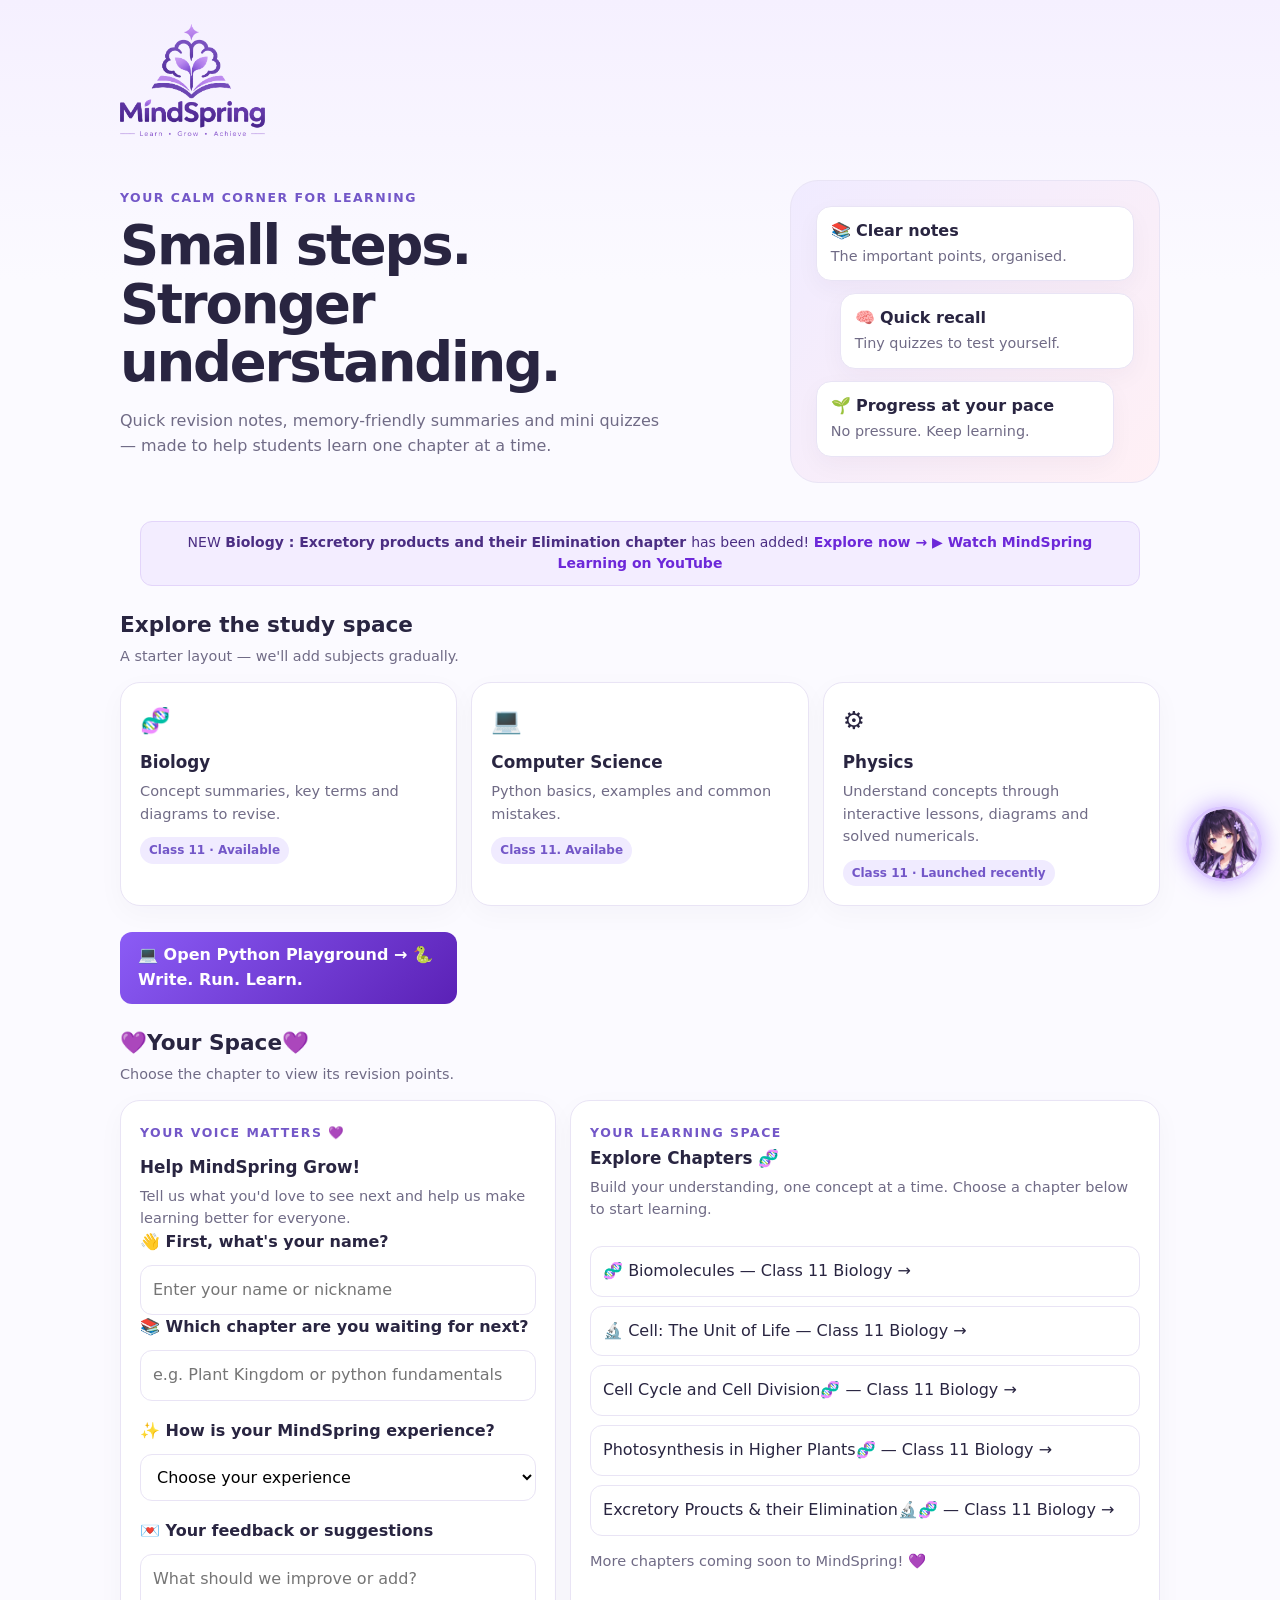
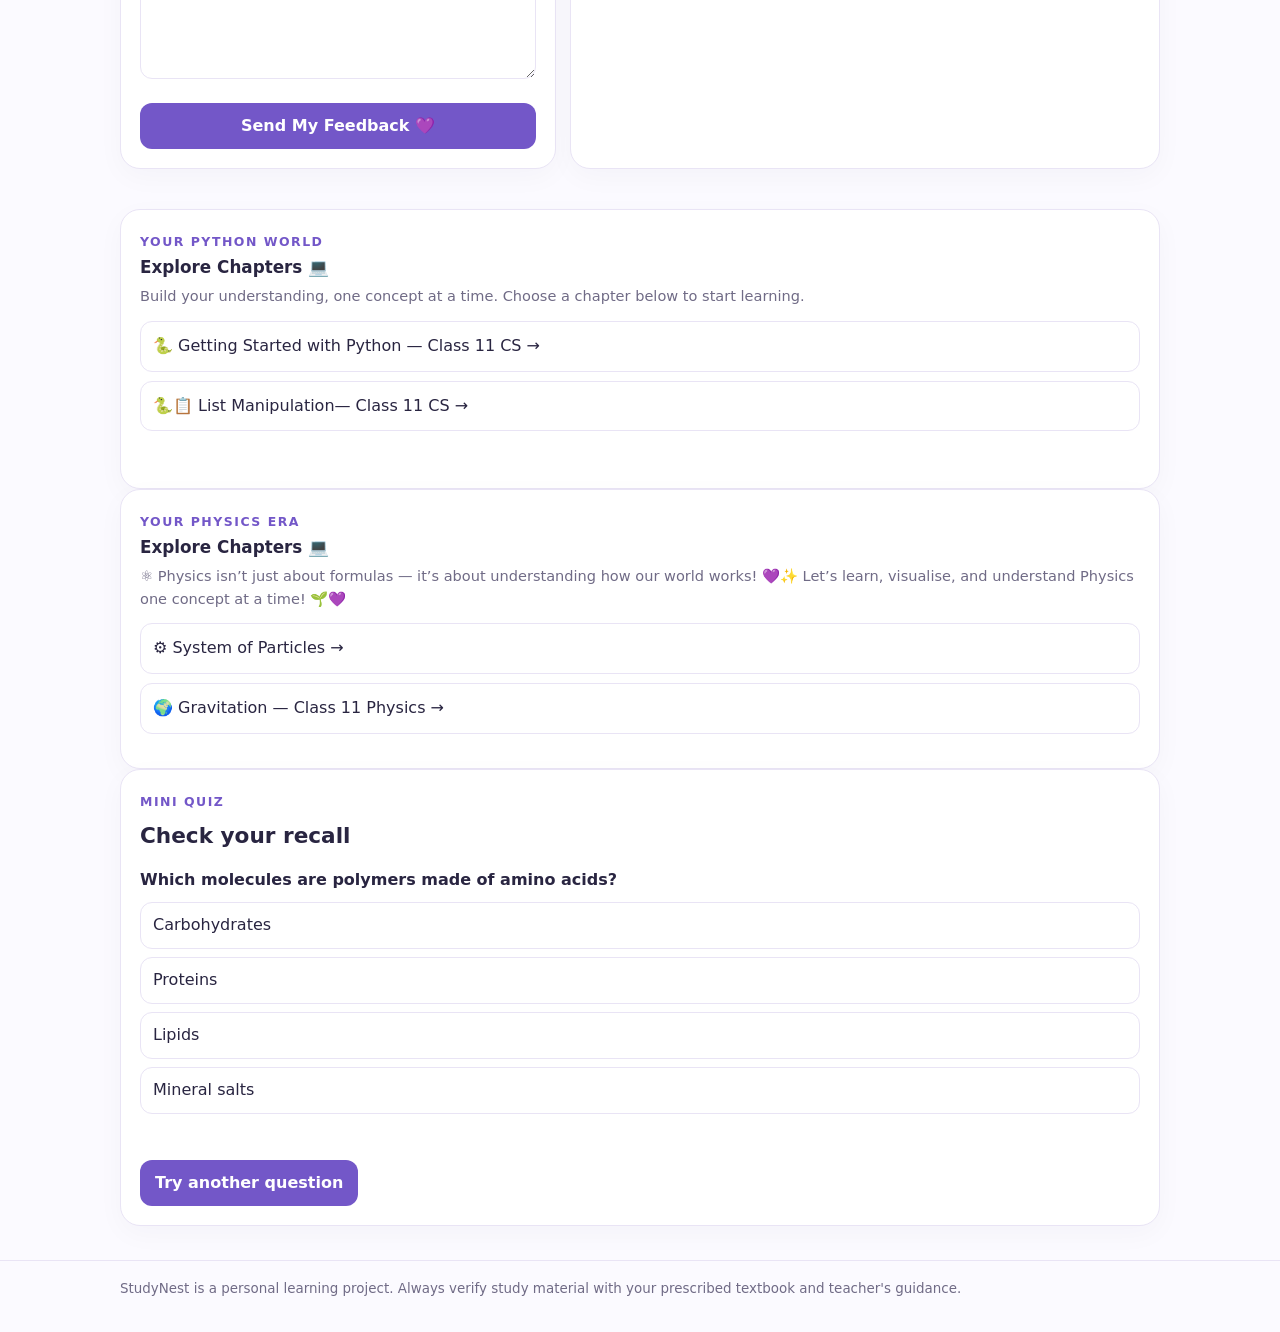
<file: index.html>
<!doctype html>
<html lang="en">
<head>
  <!-- Google tag (gtag.js) -->
<script async src="https://www.googletagmanager.com/gtag/js?id=G-Z46FHEENCN"></script>
<script>
  window.dataLayer = window.dataLayer || [];
  function gtag(){dataLayer.push(arguments);}
  gtag('js', new Date());

  gtag('config', 'G-Z46FHEENCN');
</script>
  <meta name="google-site-verification" content="CnLj3qeP69jSN-8AMlLRMatgi6UutDXl6tyc86MYJ_4" />
  <meta charset="utf-8">
  <meta name="viewport" content="width=device-width, initial-scale=1">
  <title>MindSpring — Understand. Revise. Grow .</title>
  <meta name="description" content="MindSpring helps students learn one chapter at a time with clear revision notes, memory-friendly summaries, quizzes and interactive learning resources for Biology, Chemistry, Computer Science and more.">
  <style>
    :root {
      --ink: #292541;
      --muted: #706b86;
      --purple: #7357c8;
      --purple-light: #f0ebff;
      --pink-light: #fff0f5;
      --paper: #fbfaff;
      --white: #ffffff;
      --line: #e9e4f5;
      --green: #217a55;
    }
    * { box-sizing: border-box; }
    body {
      margin: 0;
      font-family: system-ui, -apple-system, BlinkMacSystemFont, "Segoe UI", sans-serif;
      color: var(--ink);
      background: linear-gradient(180deg, #f5f0ff 0, var(--paper) 280px);
      line-height: 1.55;
    }
    .wrap { width: min(100% - 32px, 1040px); margin: auto; }
    header { padding: 24px 0 10px; }
    .brand { display: flex; align-items: center; gap: 10px; font-weight: 800; font-size: 1.25rem;font-family: 'Georgia', serif;
font-weight: 600;
font-style: italic;color: #4B2E83; }
    .logo {
      width: 42px; height: 42px; border-radius: 14px; display: grid; place-items: center;
      background: var(--purple); color: white; font-size: 1.35rem;
      box-shadow: 0 8px 22px #7357c833;
    }
    .tagline { color: var(--muted); font-size: .92rem; margin-top: 2px; }
    .hero { padding: 34px 0 24px; display: grid; grid-template-columns: 1.4fr .8fr; gap: 22px; align-items: center; }
    .eyebrow { color: var(--purple); font-size: .78rem; font-weight: 800; letter-spacing: .12em; text-transform: uppercase; }
    h1 { font-size: clamp(2rem, 5vw, 3.4rem); line-height: 1.08; margin: 10px 0 14px; letter-spacing: -.04em; }
    .hero p { color: var(--muted); max-width: 560px; }
    .hero-art {
      background: linear-gradient(135deg, var(--purple-light), var(--pink-light));
      border: 1px solid var(--line); border-radius: 28px; padding: 25px; min-height: 190px;
      display: flex; flex-direction: column; justify-content: center; gap: 12px;
    }
    .floating-note { background: white; border: 1px solid var(--line); padding: 12px 14px; border-radius: 15px; box-shadow: 0 8px 24px #2925410a; }
    .floating-note:nth-child(2) { margin-left: 24px; }
    .floating-note:nth-child(3) { margin-right: 20px; }
    .section-title { display: flex; justify-content: space-between; align-items: end; gap: 12px; margin: 22px 0 14px; }
    h2 { font-size: 1.35rem; margin: 0; }
    .small { color: var(--muted); font-size: .9rem; margin: 4px 0 0; }
    .grid { display: grid; grid-template-columns: repeat(3, 1fr); gap: 14px; }
    .card { background: var(--white); border: 1px solid var(--line); border-radius: 20px; padding: 19px; box-shadow: 0 8px 28px #29254108; }
    .card-icon { font-size: 1.55rem; }
    .card h3 { margin: 9px 0 5px; font-size: 1.05rem; }
    .card p { color: var(--muted); font-size: .91rem; margin: 0; }
    .pill { display: inline-block; background: var(--purple-light); color: var(--purple); padding: 4px 9px; border-radius: 999px; font-size: .75rem; font-weight: 700; margin-top: 12px; }
    .study-layout { display: grid; grid-template-columns: .85fr 1.15fr; gap: 14px; margin: 14px 0 40px; }
    .chapter-list { display: grid; gap: 9px; margin-top: 13px; }
    .chapter-btn {
      width: 100%; border: 1px solid var(--line); border-radius: 12px; padding: 12px;
      background: white; color: var(--ink); text-align: left; font: inherit; cursor: pointer;
    }
    .chapter-btn.active { border-color: var(--purple); background: var(--purple-light); }
    .notes-box { min-height: 280px; }
    .notes-box h3 { margin-top: 0; }
    .notes-box ul { padding-left: 21px; }
    .notes-box li { margin: 8px 0; }
    .quiz-q { font-weight: 750; margin: 15px 0 10px; }
    .answers { display: grid; gap: 8px; }
    .answer {
      background: white; border: 1px solid var(--line); color: var(--ink); padding: 10px 12px;
      border-radius: 12px; text-align: left; font: inherit; cursor: pointer;
    }
    .answer:hover { border-color: var(--purple); }
    .answer.correct { background: #e8f7ef; border-color: #7cc8a0; }
    .answer.wrong { background: #fff0f0; border-color: #e3a2a2; }
    .feedback { min-height: 28px; font-size: .9rem; font-weight: 650; margin-top: 10px; }
    .btn {
      border: 0; border-radius: 12px; background: var(--purple); color: white; font: inherit;
      font-weight: 750; padding: 11px 15px; cursor: pointer;
    }
    .btn:focus, button:focus-visible { outline: 3px solid #c7b8ff; outline-offset: 2px; }
    footer { padding: 18px 0 32px; border-top: 1px solid var(--line); color: var(--muted); font-size: .84rem; }
    @media (max-width: 700px) {
      .hero, .study-layout { grid-template-columns: 1fr; }
      .grid { grid-template-columns: 1fr; }
      .hero { padding-top: 24px; }
      .hero-art { min-height: 160px; }
      .section-title { align-items: start; flex-direction: column; }
    }
    
.logo-link {
    display: inline-block;
}

/* MindSpring brand logo */
.site-logo {
    display: block;
    width: 145px;
    max-width: 100%;
    height: auto;
}

.logo-link {
    display: inline-block;
    text-decoration: none;
}
    
#biology-chapters {
  scroll-margin-top: 30px;
  transition: box-shadow 0.4s ease, background-color 0.4s ease;
}

#biology-chapters:target {
  animation: biologyGlow 2s ease;
}

@keyframes biologyGlow {
  0%, 100% {
    box-shadow: 0 0 0 rgba(139, 92, 246, 0);
  }
  25%, 70% {
    box-shadow: 0 0 25px rgba(139, 92, 246, 0.65);
    background-color: #f3e8ff;
  }
}

.python-playground-btn {
  display: inline-block;
  margin-top: 12px;
  padding: 11px 18px;
  border-radius: 12px;
  background: linear-gradient(135deg, #8b5cf6, #5b21b6);
  color: white;
  text-decoration: none;
  font-weight: 700;
  transition: transform 0.2s ease, box-shadow 0.2s ease;
}

.python-playground-btn:hover {
  transform: translateY(-2px);
  box-shadow: 0 6px 18px rgba(91, 33, 182, 0.25);
}
#cs-chapters {
  background: var(--white);
  border: 1px solid var(--line);
  border-radius: 20px;
  padding: 19px;
  box-shadow: 0 8px 28px #29254108;
  scroll-margin-top: 30px;
}

.cs-list {
  display: grid;
  gap: 9px;
  margin-top: 13px;
}

.cs-btn {
  width: 100%;
  border: 1px solid var(--line);
  border-radius: 12px;
  padding: 12px;
  background: white;
  color: var(--ink);
  text-align: left;
  font: inherit;
  cursor: pointer;
}

.cs-btn:hover {
  border-color: var(--purple);
  background: var(--purple-light);
}
#phy-chapters {
  background: var(--white);
  border: 1px solid var(--line);
  border-radius: 20px;
  padding: 19px;
  box-shadow: 0 8px 28px #29254108;
  scroll-margin-top: 30px;
}

.phy-list {
  display: grid;
  gap: 9px;
  margin-top: 13px;
}

.phy-btn {
  width: 100%;
  border: 1px solid var(--line);
  border-radius: 12px;
  padding: 12px;
  background: white;
  color: var(--ink);
  text-align: left;
  font: inherit;
  cursor: pointer;
}

.phy-btn:hover {
  border-color: var(--purple);
  background: var(--purple-light);
}

.announcement {
  margin: 14px auto;
  padding: 10px 16px;
  max-width: 1000px;
  background: #F3EDFF;
  border: 1px solid #E3D5FA;
  border-radius: 12px;
  color: #4B2E83;
  font-size: 14px;
  text-align: center;
}

.announcement a {
  color: #6D28D9;
  font-weight: 800;
  text-decoration: none;
}

  </style>
</head>
<body>
  <header class="wrap">
    <div class="brand">
    <a href="index.html" class="logo-link">
        <img src="assests/mindspring-logo-transparent.png" alt="MindSpring logo" class="site-logo">
    </a>
</div>

  </header>

  <main class="wrap">
    <section class="hero">
      <div>
        <div class="eyebrow">Your calm corner for learning</div>
        <h1>Small steps.<br>Stronger understanding.</h1>
        <p>Quick revision notes, memory-friendly summaries and mini quizzes — made to help students learn one chapter at a time.</p>
      </div>
      <div class="hero-art" aria-label="StudyNest feature preview">
        <div class="floating-note">📚 <strong>Clear notes</strong><br><span class="small">The important points, organised.</span></div>
        <div class="floating-note">🧠 <strong>Quick recall</strong><br><span class="small">Tiny quizzes to test yourself.</span></div>
        <div class="floating-note">🌱 <strong>Progress at your pace</strong><br><span class="small">No pressure. Keep learning.</span></div>
      </div>
    </section>
    

<div class="announcement">
  <span class="new-tag">NEW</span>
  <strong> Biology : Excretory products and their Elimination chapter </strong>
  has been added!
  <a href="excretory-system.html">
    Explore now →
  </a>
 
  <a href="https://www.youtube.com/@MindSpringLearning07"
   target="_blank"
   rel="noopener noreferrer">
   ▶ Watch MindSpring Learning on YouTube
</a>
 
</div>
<section>
      <div class="section-title"><div><h2>Explore the study space</h2><p class="small">A starter layout — we'll add subjects gradually.</p></div></div>
      <div class="grid">
       
<a href="#biology-chapters" class="card" style="text-decoration: none; color: inherit; display: block;">
  <div class="card-icon">🧬</div>
  <h3>Biology</h3>
  <p>Concept summaries, key terms and diagrams to revise.</p>
  <span class="pill">Class 11 · Available</span>
</a>

        
      <article class="card"><div class="card-icon">💻</div><h3>Computer Science</h3><p>Python basics, examples and common mistakes.</p><span class="pill">Class 11. Availabe</span></article>
      
<a href="#physics-chapters" class="card" style="text-decoration:none; color:inherit; display:block;">
  <div class="card-icon">⚙️</div>
  <h3>Physics</h3>
  <p>Understand concepts through interactive lessons, diagrams and solved numericals.</p>
  <span class="pill">Class 11 · Launched recently</span>
</a>

<a href="python-runner.html" class="python-playground-btn">
  💻 Open Python Playground →
  
  🐍 Write. Run. Learn.
  
</a>
</div>
    </section>

    <section>
      <div class="section-title"><div><h2>💜Your Space💜</h2><p class="small">Choose the chapter to view its revision points.</p></div></div>
      <div class="study-layout">
       <div class="card">
  <span class="eyebrow">YOUR VOICE MATTERS 💜</span>
  <h3>Help MindSpring Grow!</h3>
  <p class="small">
    Tell us what you'd love to see next and help us
    make learning better for everyone.
  </p>

  <form id="feedbackForm">
    
<label for="visitorName">
  <strong>👋 First, what's your name?</strong>
</label>
<input
  type="text"
  id="visitorName"
  name="visitorName"
  placeholder="Enter your name or nickname"
  maxlength="60"
  required
  style="width:100%; margin-top:10px; padding:12px; border:1px solid var(--line); border-radius:12px; font:inherit;"
>

    <label for="nextChapter"><strong>📚 Which chapter are you waiting for next?</strong></label>
    <input
      type="text"
      id="nextChapter"
      name="nextChapter"
      placeholder="e.g. Plant Kingdom or python fundamentals"
      style="width:100%; margin-top:10px; padding:12px; border:1px solid var(--line); border-radius:12px; font:inherit;"
    >

    <label for="rating" style="display:block; margin-top:18px;">
      <strong>✨ How is your MindSpring experience?</strong>
    </label>
    <select
      id="rating"
      name="rating"
      style="width:100%; margin-top:10px; padding:12px; border:1px solid var(--line); border-radius:12px; font:inherit; background:white;"
    >
      <option value="">Choose your experience</option>
      <option value="Loved it">💜 Loved it!</option>
      <option value="Really good">😊 Really good</option>
      <option value="Needs improvement">🌱 Needs improvement</option>
    </select>

    <label for="suggestions" style="display:block; margin-top:18px;">
      <strong>💌 Your feedback or suggestions</strong>
    </label>
    <textarea
      id="suggestions"
      name="suggestions"
      rows="4"
      placeholder="What should we improve or add?"
      style="width:100%; margin-top:10px; padding:12px; border:1px solid var(--line); border-radius:12px; font:inherit; resize:vertical;"
    ></textarea>

    <button type="submit" class="btn" style="width:100%; margin-top:16px;">
      Send My Feedback 💜
    </button>

    <p class="small" id="feedbackMessage" aria-live="polite"></p>
  </form>
</div>

<article class="card notes-box" id="biology-chapters">
  <span class="eyebrow">YOUR LEARNING SPACE</span>
  <h3>Explore Chapters 🧬</h3>
  <p class="small">
    Build your understanding, one concept at a time.
    Choose a chapter below to start learning.
  </p>

  <div class="chapter-list">
  <a class="chapter-btn"
     href="Biomolecule.html"
     style="text-decoration:none; display:block; margin-top:12px;">
    🧬 Biomolecules — Class 11 Biology →
  </a>

  <a class="chapter-btn"
     href="cell.html"
     style="text-decoration:none; display:block;">
    🔬 Cell: The Unit of Life — Class 11 Biology →
  </a>
     <a class="chapter-btn"
     href="cell cycle.11.html"
     style="text-decoration:none; display:block;">
    Cell Cycle and Cell Division🧬 — Class 11 Biology →
  </a>
    <a class="chapter-btn"
     href="photosynthesis-in-higher-plants.html"
     style="text-decoration:none; display:block;">
    Photosynthesis in Higher Plants🧬 — Class 11 Biology →
  </a>
    <a class="chapter-btn"
     href="excretory-system.html"
     style="text-decoration:none; display:block;">
    Excretory Proucts & their Elimination🔬🧬 — Class 11 Biology →
  </a>

</div>
  <p class="small" style="margin-top:14px;">
    More chapters coming soon to MindSpring! 💜
  </p>
</article>
      </div>
      
<article class="card notes-box cs" id="cs-chapters">
  <span class="eyebrow">YOUR PYTHON WORLD</span>
  <h3>Explore Chapters 💻</h3>
  <p class="small">
    Build your understanding, one concept at a time.
    Choose a chapter below to start learning.
  </p>

  <div class="cs-list">
    <a class="cs-btn"
       href="cs ch5(overall).html"
       style="text-decoration:none; display:block;">
      🐍 Getting Started with Python — Class 11 CS →
    </a>
   <a class="cs-btn"
       href="list-manipulation.html"
       style="text-decoration:none; display:block;">
      🐍📋 List Manipulation— Class 11 CS →
    </a>
  </div>
</article>
      <article class="card notes-box phy" id="phy-chapters">
  <span class="eyebrow">YOUR PHYSICS ERA </span>
  <h3>Explore Chapters 💻</h3>
  <p class="small">
    ⚛️ Physics isn’t just about formulas — it’s about understanding how our world works! 💜✨
      Let’s learn, visualise, and understand Physics one concept at a time! 🌱💜
  </p>

  <div class="phy-list">
    <a class="phy-btn"
       href="system-of-particles.html"
       style="text-decoration:none; display:block;">
       ⚙️ System of Particles →
    </a>
    
<a class="cs-btn"
   href="Gravitation.html"
   style="text-decoration:none; display:block;">
  🌍 Gravitation — Class 11 Physics →
</a>

  </div>
</article>
</section>
    
    <section class="card" style="margin-bottom:34px" id="quiz">
      <span class="eyebrow">Mini quiz</span>
      <h2 style="margin-top:5px">Check your recall</h2>
      <div class="quiz-q" id="question">Which molecules are polymers made of amino acids?</div>
      <div class="answers" id="answers">
        <button class="answer" data-correct="false">Carbohydrates</button>
        <button class="answer" data-correct="true">Proteins</button>
        <button class="answer" data-correct="false">Lipids</button>
        <button class="answer" data-correct="false">Mineral salts</button>
      </div>
      <div class="feedback" id="feedback" aria-live="polite"></div>
      <button class="btn" id="next" style="margin-top:8px">Try another question</button>
    </section>
  </main>

  <footer><div class="wrap">StudyNest is a personal learning project. Always verify study material with your prescribed textbook and teacher's guidance.</div></footer>

  <script>
   const chapterButtons = document.querySelectorAll(".chapter-btn");

chapterButtons.forEach(button => {
  button.addEventListener("click", () => {
    if (button.dataset.chapter === "cell") {
      window.location.href = "Cell.html";
    } else if (button.dataset.chapter === "coming") {
      alert("More chapters are coming soon to MindSpring!");
    }
  });
});
    const questions = [
      { q: "Which molecules are polymers made of amino acids?", options: ["Carbohydrates", "Proteins", "Lipids", "Mineral salts"], correct: 1, why: "Proteins are made of amino-acid units joined by peptide bonds." },
      { q: "Which pair consists of nucleic acids?", options: ["Glucose and fructose", "DNA and RNA", "Starch and cellulose", "Glycerol and fatty acids"], correct: 1, why: "DNA and RNA are the two major types of nucleic acids." },
      { q: "Which is a common role of carbohydrates?", options: ["Storing genetic information", "Forming peptide bonds", "Providing energy", "Acting as DNA"], correct: 2, why: "Many carbohydrates are important energy sources; some also have structural roles." }
    ];
    let questionIndex = 0;
    let answered = false;
    function renderQuestion() {
      const item = questions[questionIndex];
      document.getElementById("question").textContent = item.q;
      const answerBox = document.getElementById("answers");
      answerBox.innerHTML = "";
      item.options.forEach((option, index) => {
        const button = document.createElement("button");
        button.className = "answer";
        button.textContent = option;
        button.addEventListener("click", () => {
          if (answered) return;
          answered = true;
          const buttons = answerBox.querySelectorAll("button");
          buttons.forEach((b, i) => {
            b.disabled = true;
            if (i === item.correct) b.classList.add("correct");
          });
          if (index !== item.correct) button.classList.add("wrong");
          document.getElementById("feedback").textContent =
            (index === item.correct ? "Correct! " : "Not quite. ") + item.why;
        });
        answerBox.appendChild(button);
      });
      document.getElementById("feedback").textContent = "";
      answered = false;
    }
    document.getElementById("next").addEventListener("click", () => {
      questionIndex = (questionIndex + 1) % questions.length;
      renderQuestion();
    });
    renderQuestion();
  </script>
  

<script>
  const feedbackForm = document.getElementById("feedbackForm");

  feedbackForm.addEventListener("submit", async function (event) {
    event.preventDefault();

    const message = document.getElementById("feedbackMessage");
    const button = feedbackForm.querySelector('button[type="submit"]');

  
const visitorName = document.getElementById("visitorName").value.trim();
const chapter = document.getElementById("nextChapter").value.trim();
const rating = document.getElementById("rating").value;
const suggestions = document.getElementById("suggestions").value.trim();

if (!visitorName) {
  message.textContent = "Please enter your name first. 💜";
  return;
}

    if (!chapter && !rating && !suggestions) {
      message.textContent = "Please fill in at least one field. 💜";
      return;
    }

    // Replace this with the email you want feedback delivered to.
    const recipient = "suvithasuthakar@gmail.com";

    button.disabled = true;
    message.textContent = "Sending your feedback... 💜";

    try {
      const response = await fetch(
        "https://formsubmit.co/ajax/" + encodeURIComponent(recipient),
        {
          method: "POST",
          headers: {
            "Content-Type": "application/json",
            "Accept": "application/json"
          },
          body: JSON.stringify({
            _subject: "New MindSpring Feedback 💜",
             "Visitor name": visitorName,
            "Requested chapter": chapter || "Not provided",
            "Experience rating": rating || "Not provided",
            "Suggestions": suggestions || "Not provided"
          })
        }
      );

      const result = await response.json();
      console.log("FormSubmit response:", result);
      if (!response.ok || result.success === false || result.success === "false") {
        throw new Error("Submission failed");
      }

     
message.textContent =
  `Thank you, ${visitorName}! Your request has been sent successfully. 💜`;

      feedbackForm.reset();

   } catch (error) {
  console.error("MindSpring feedback error:", error);

  message.textContent =
    "Couldn't send feedback. Please check the browser console, pa. 💜";
} finally {
      button.disabled = false;
    }
  });
</script>

<link rel="stylesheet" href="mira.css">
<script src="mira.js" defer></script>
<script src="mira-knowledge.js" defer></script>


</body>
</html>
</file>
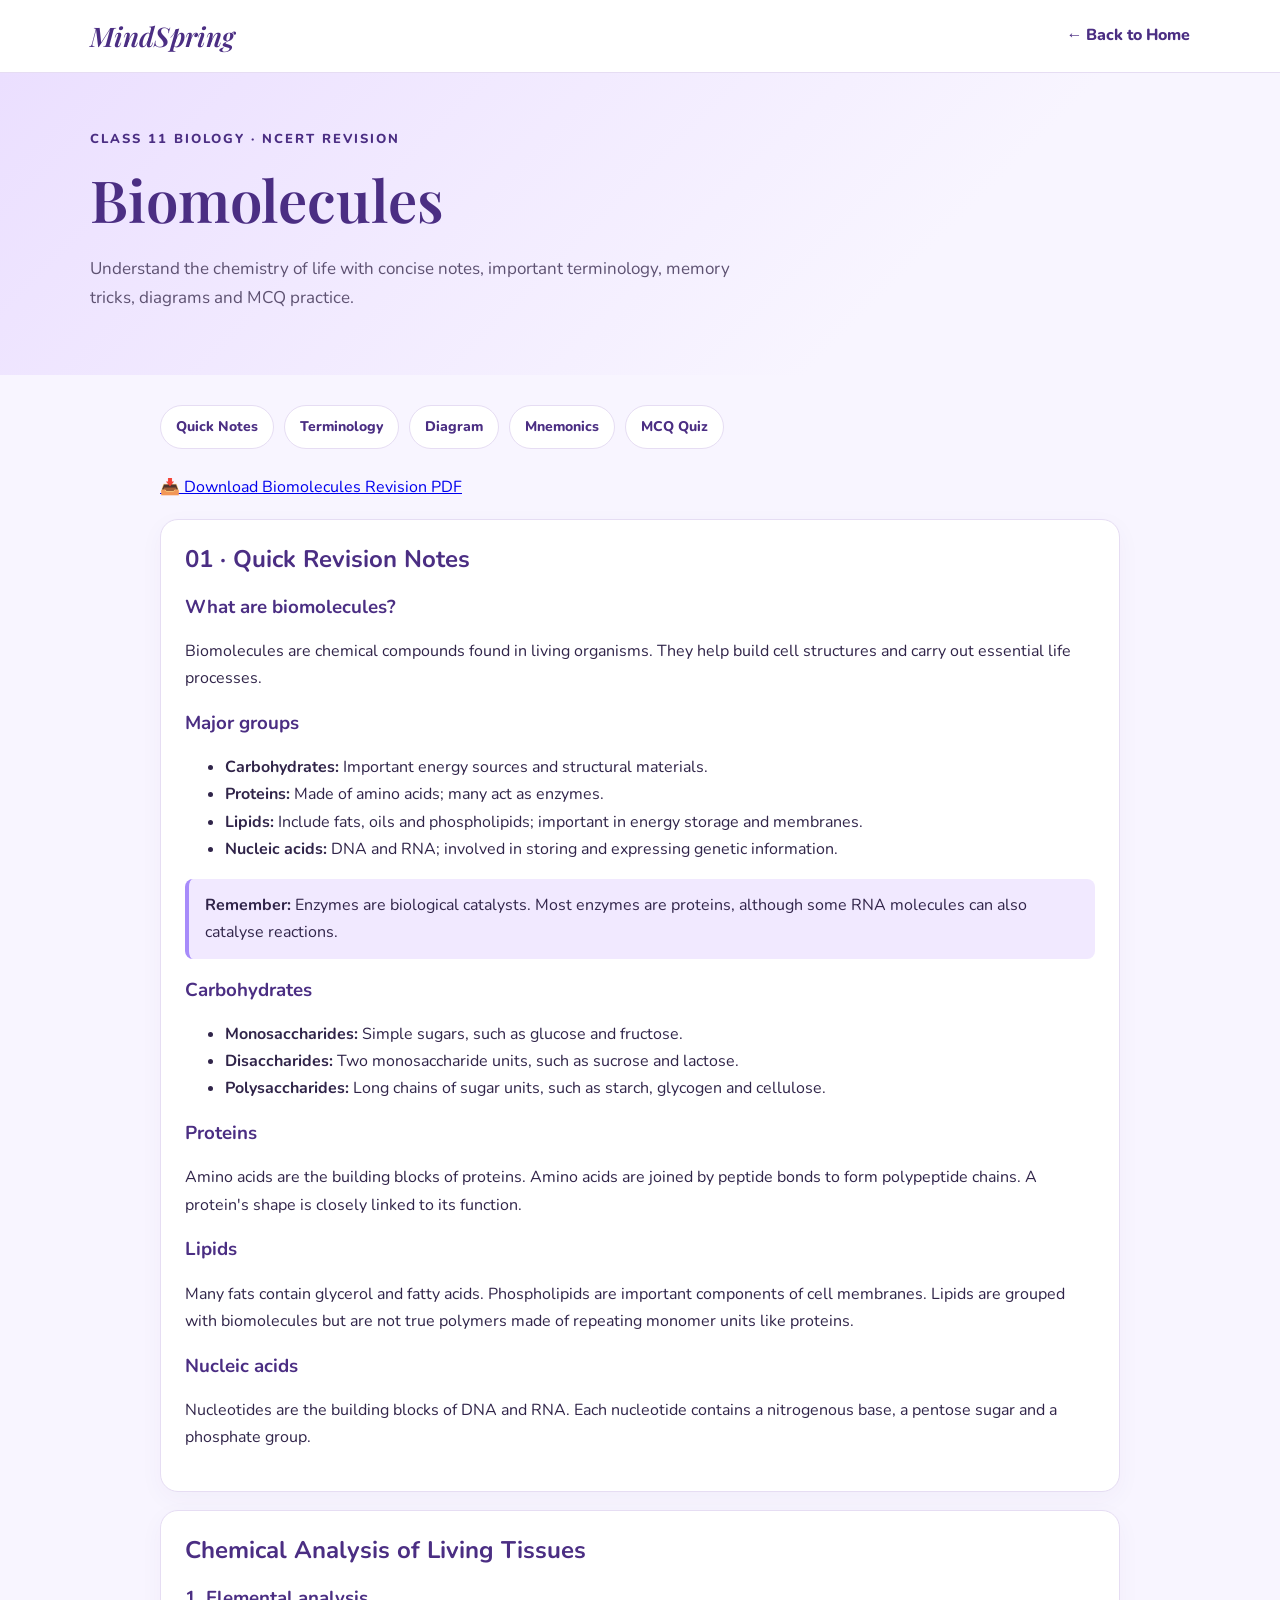
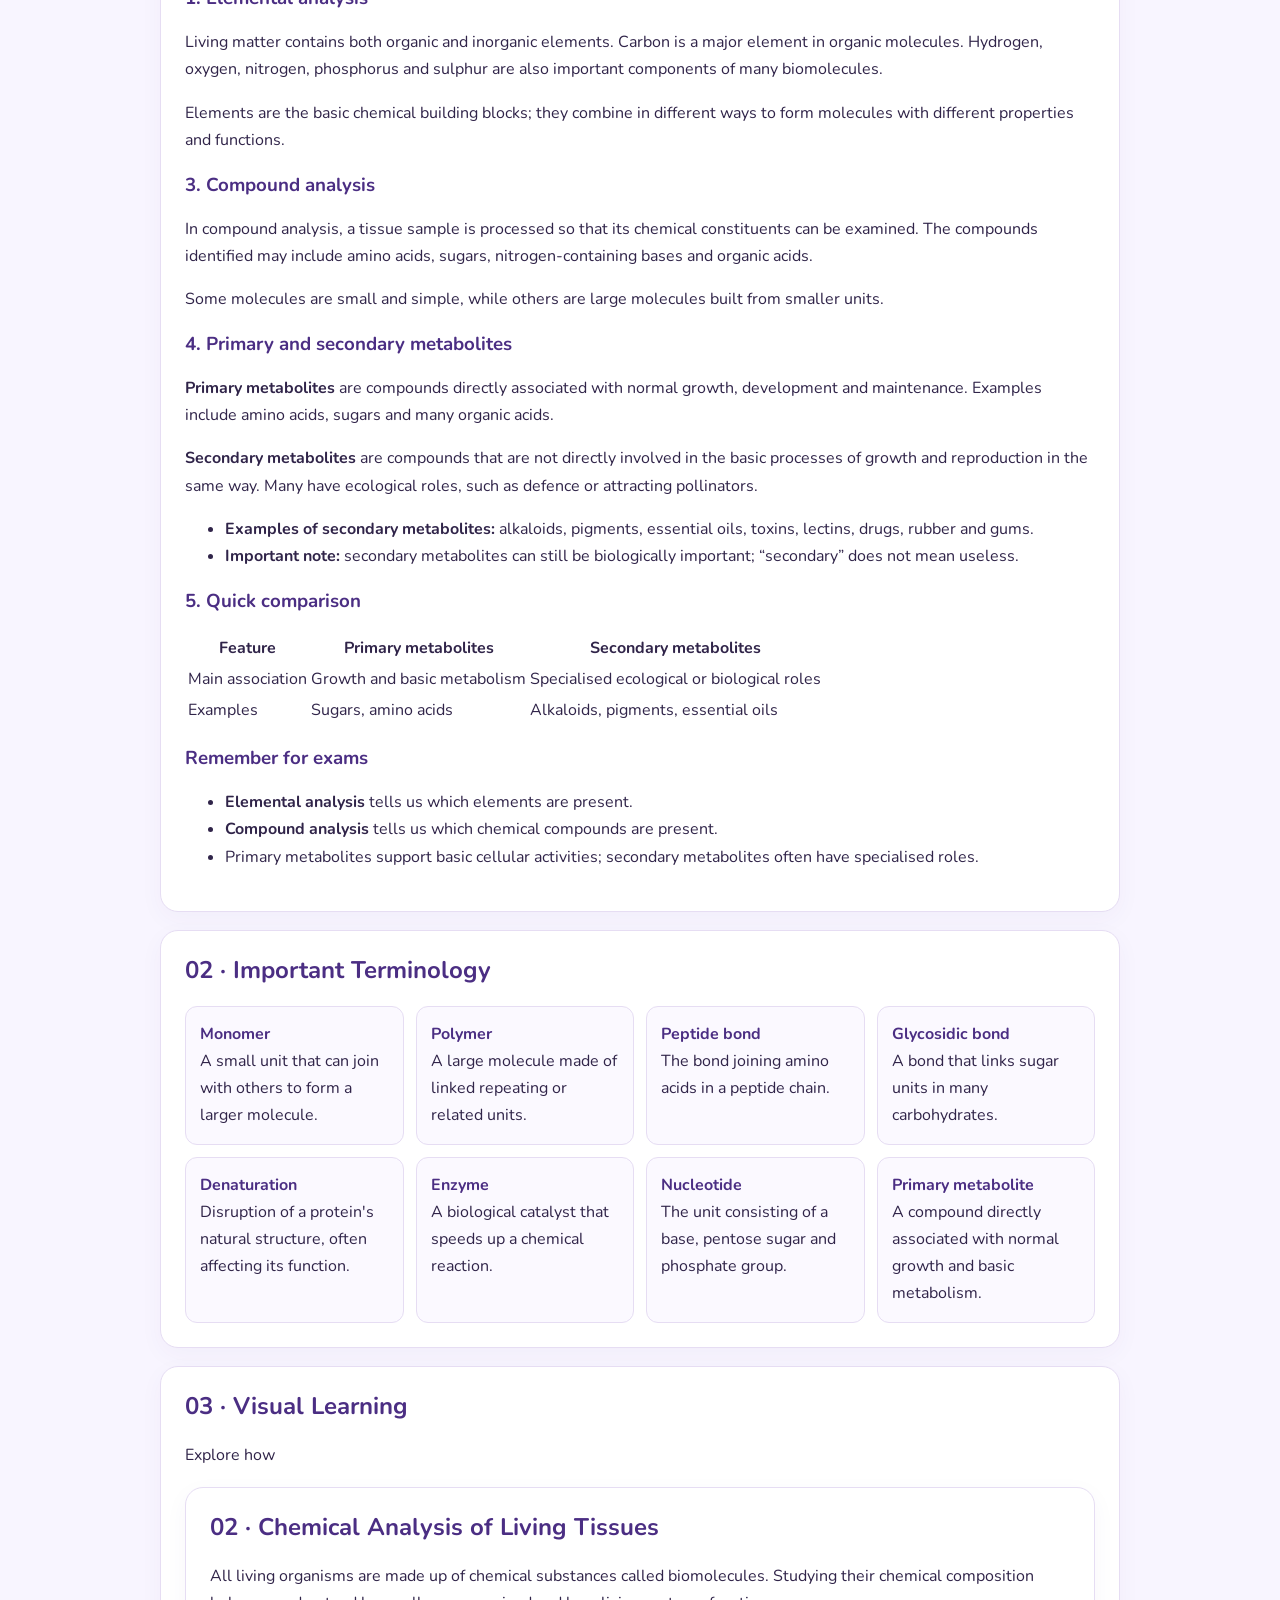
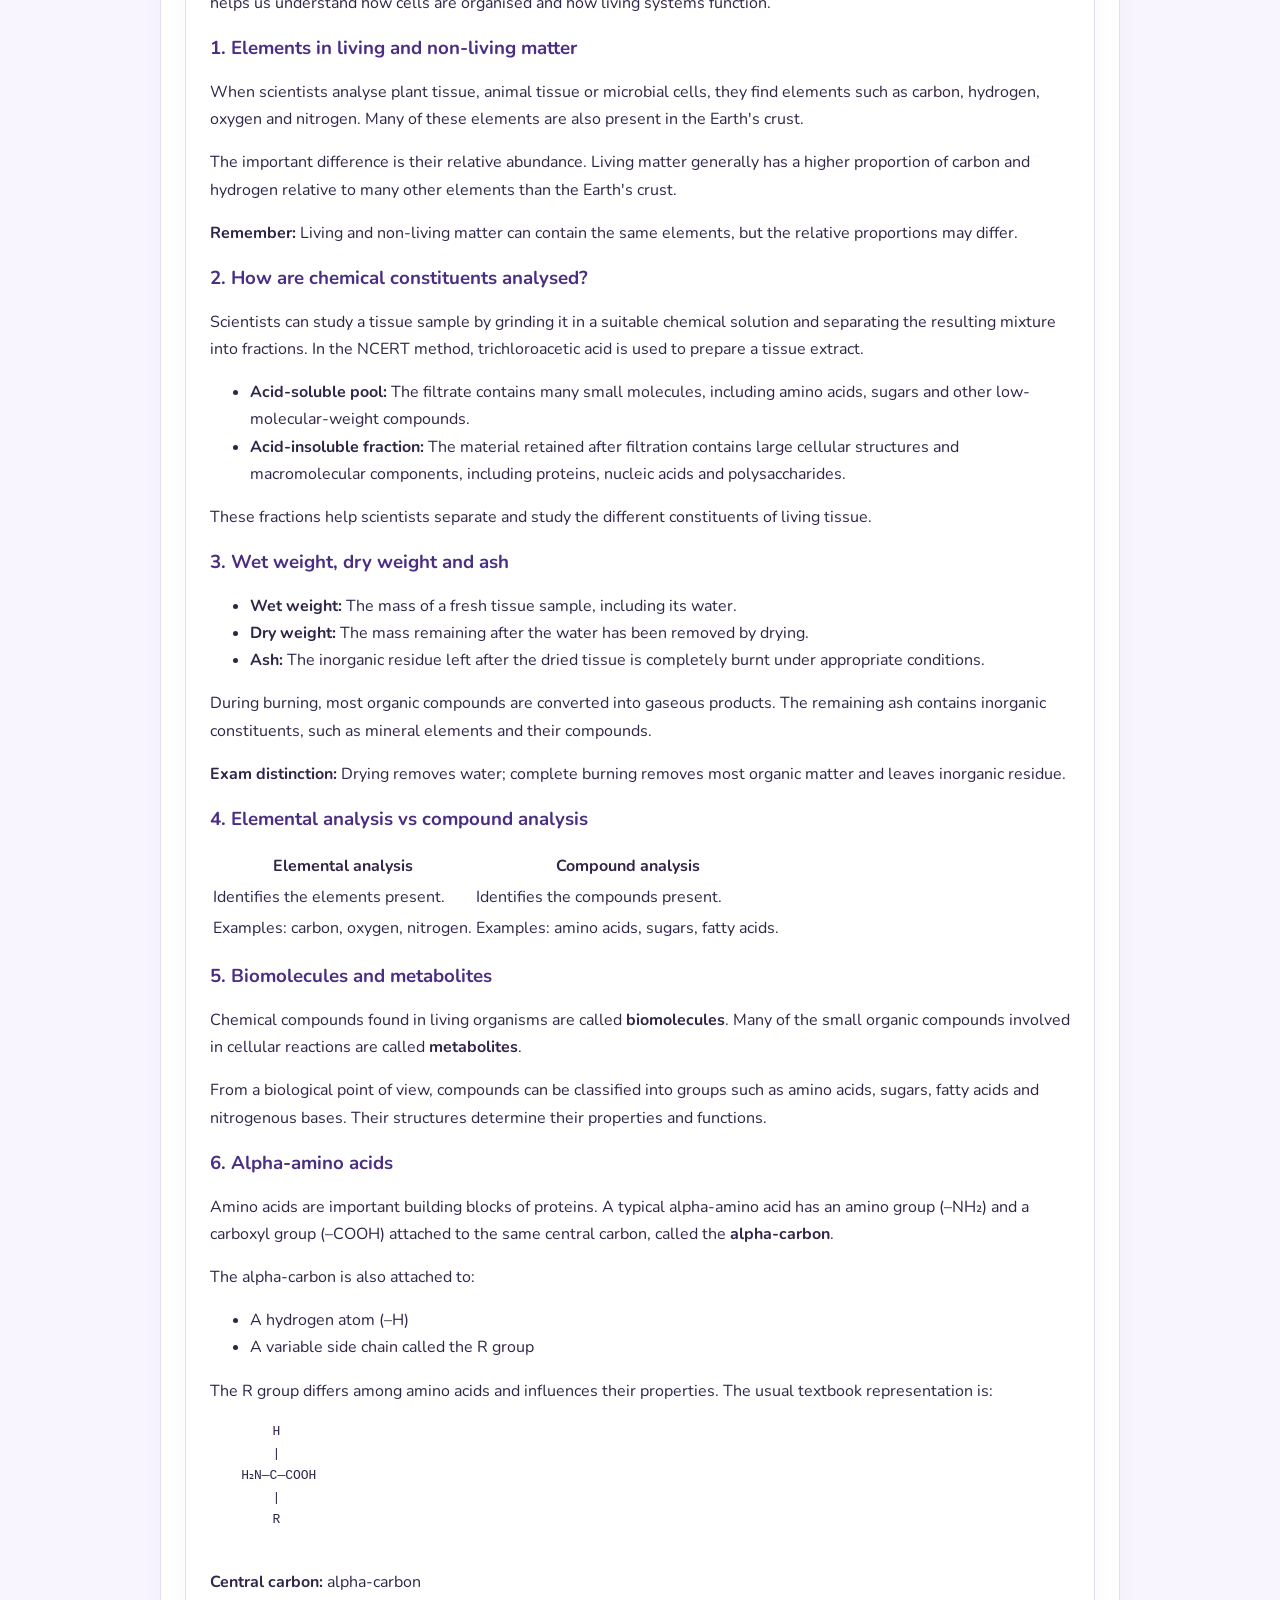
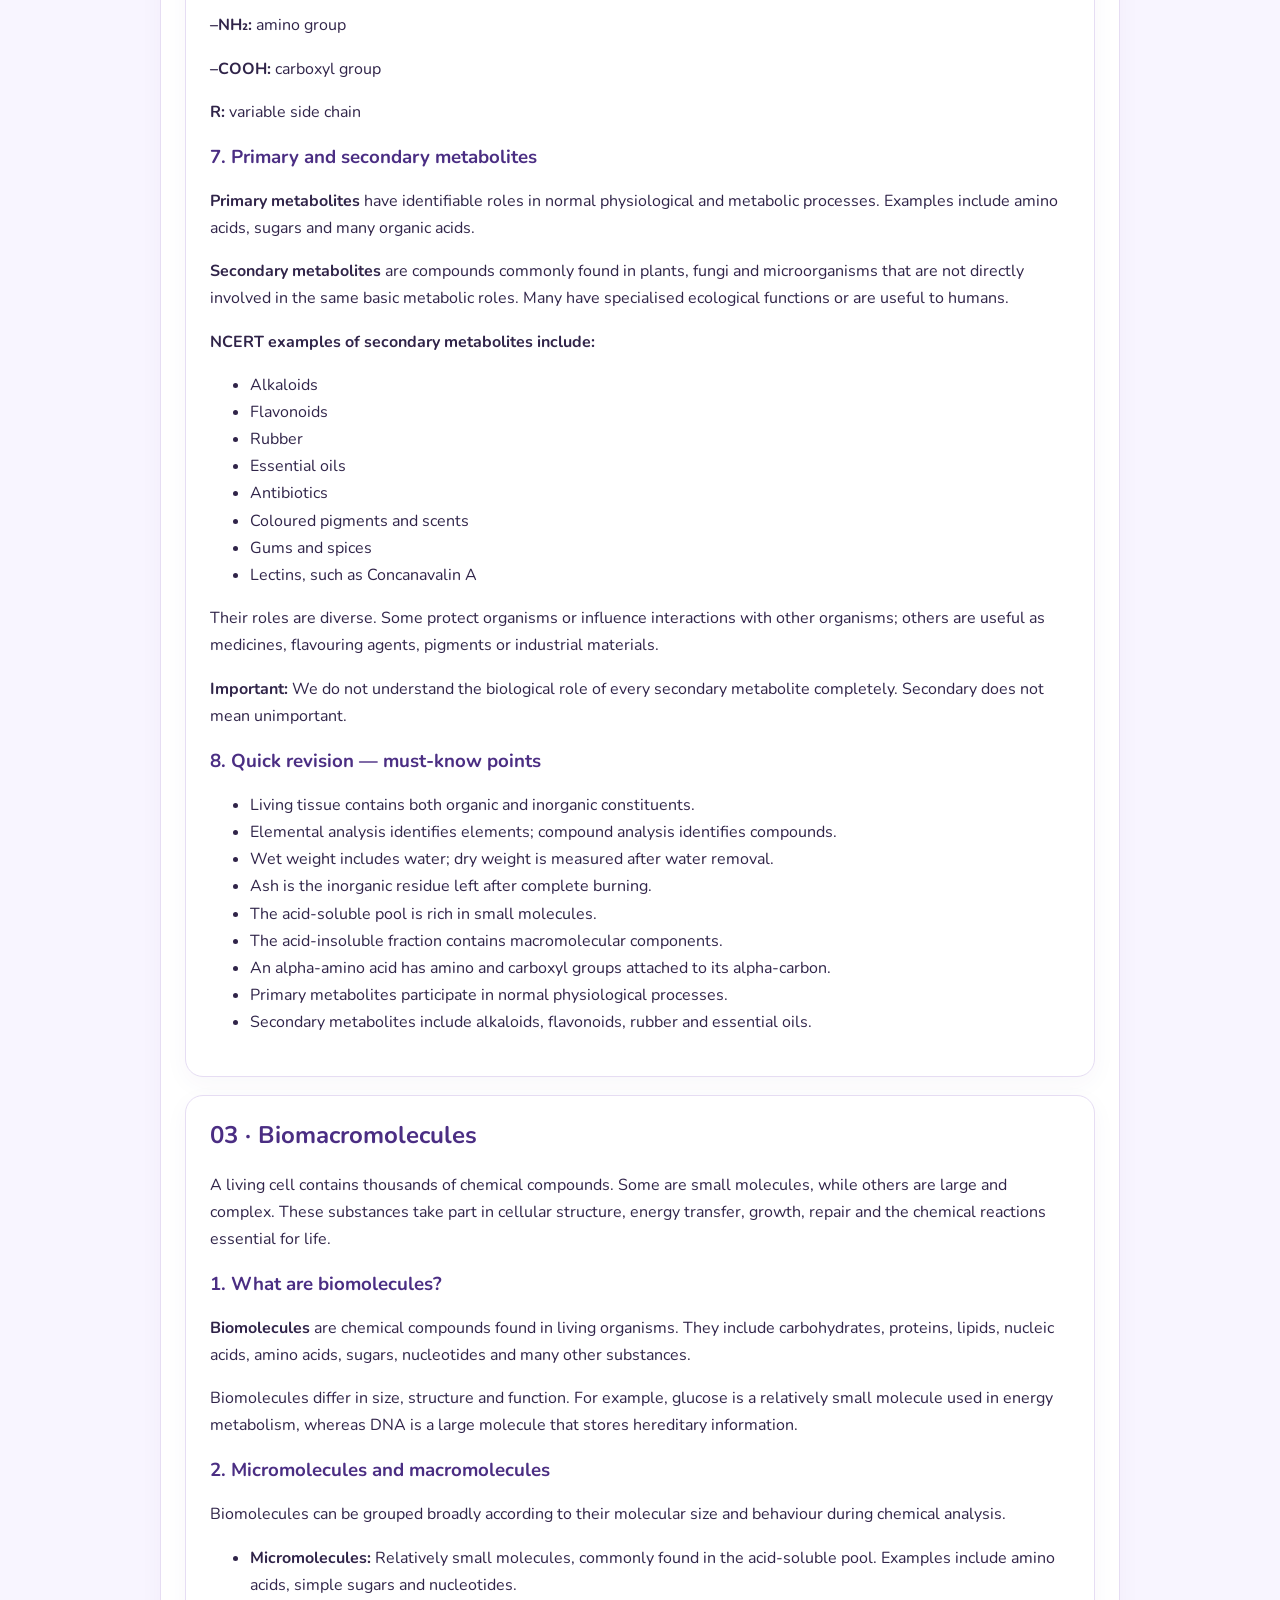
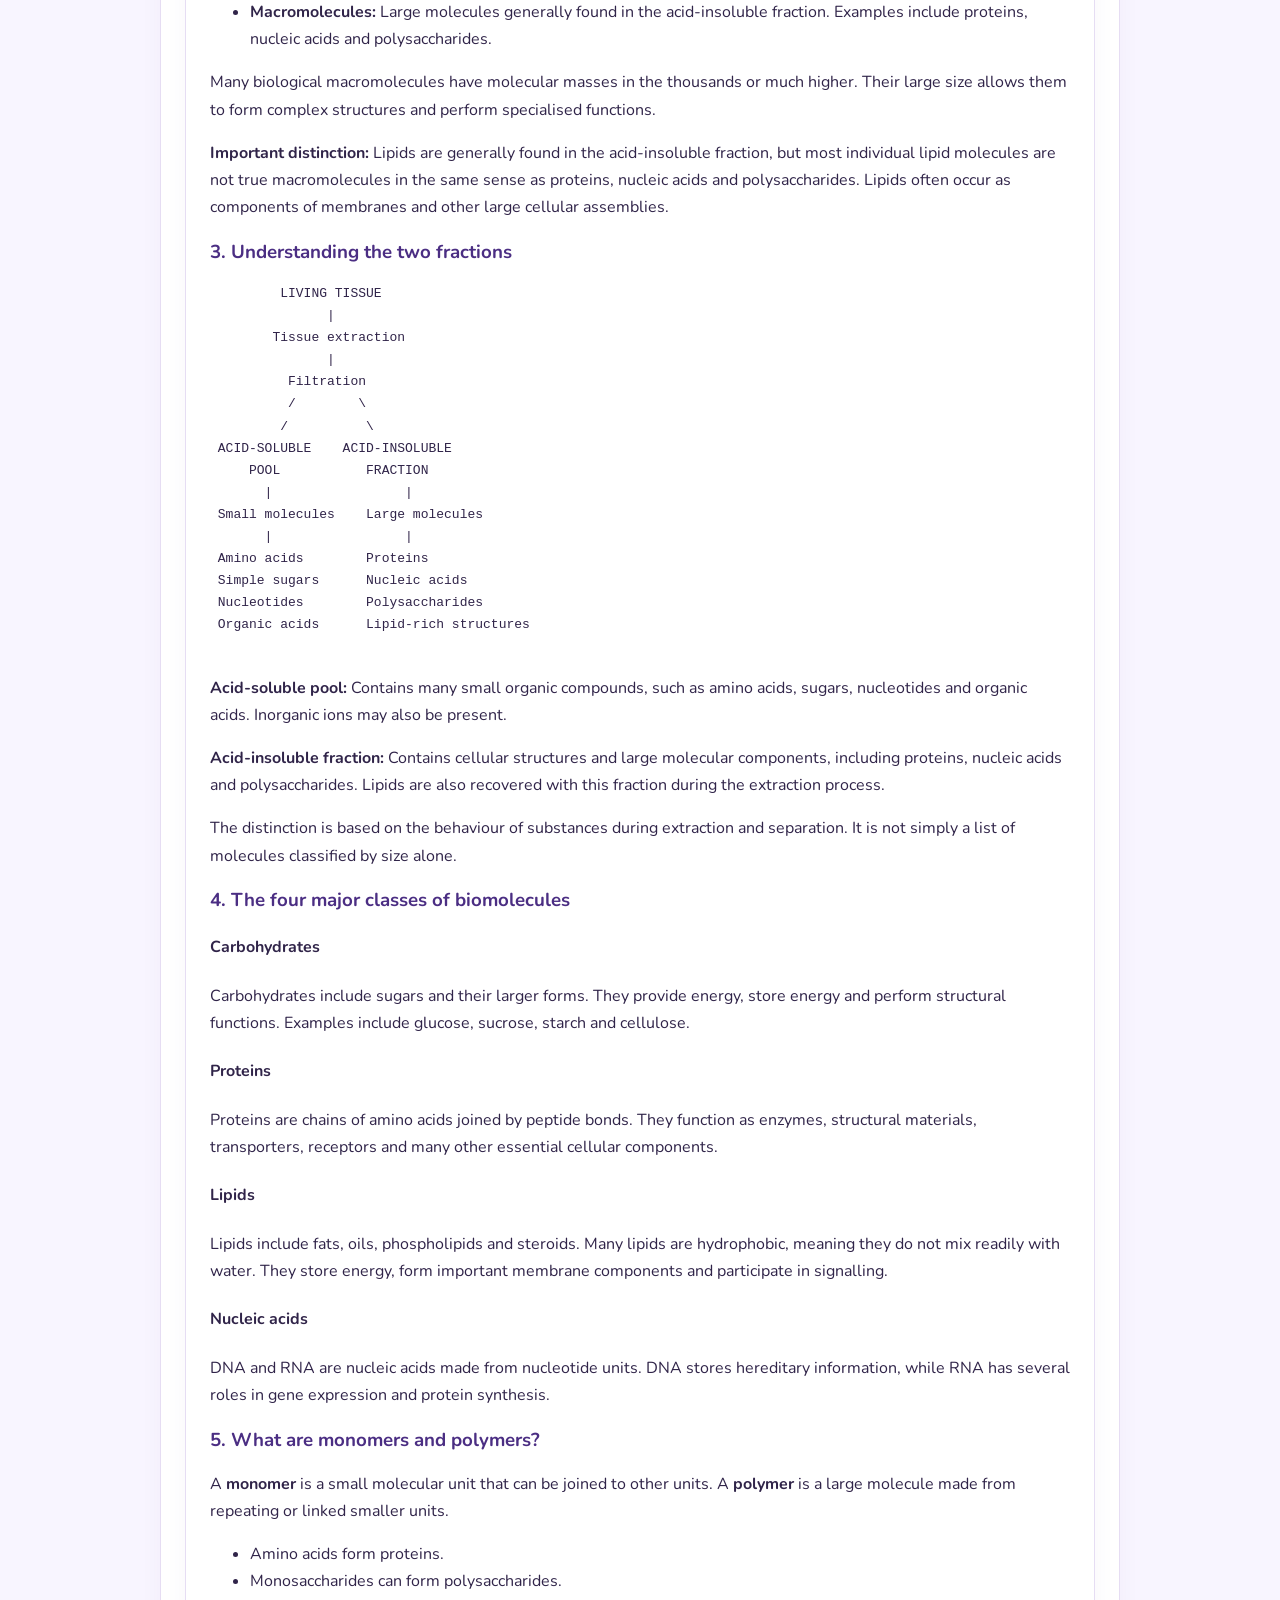
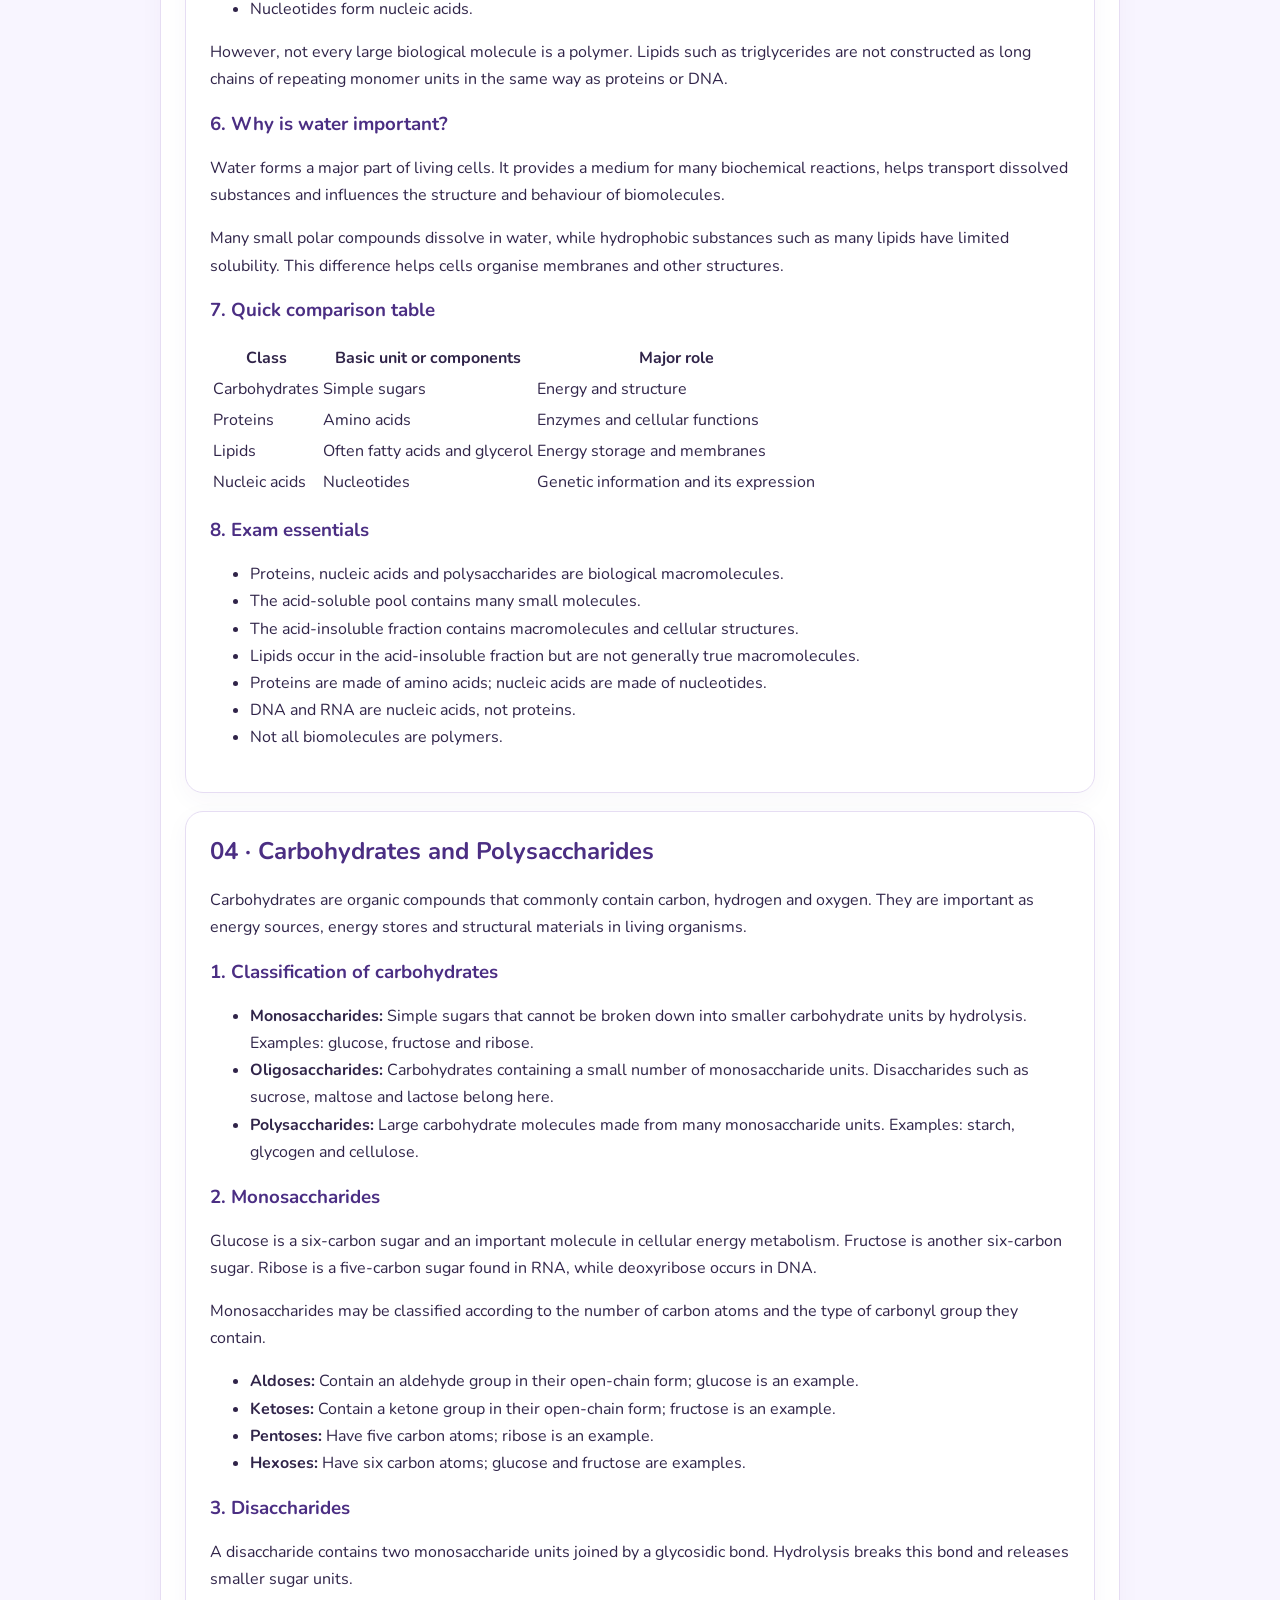
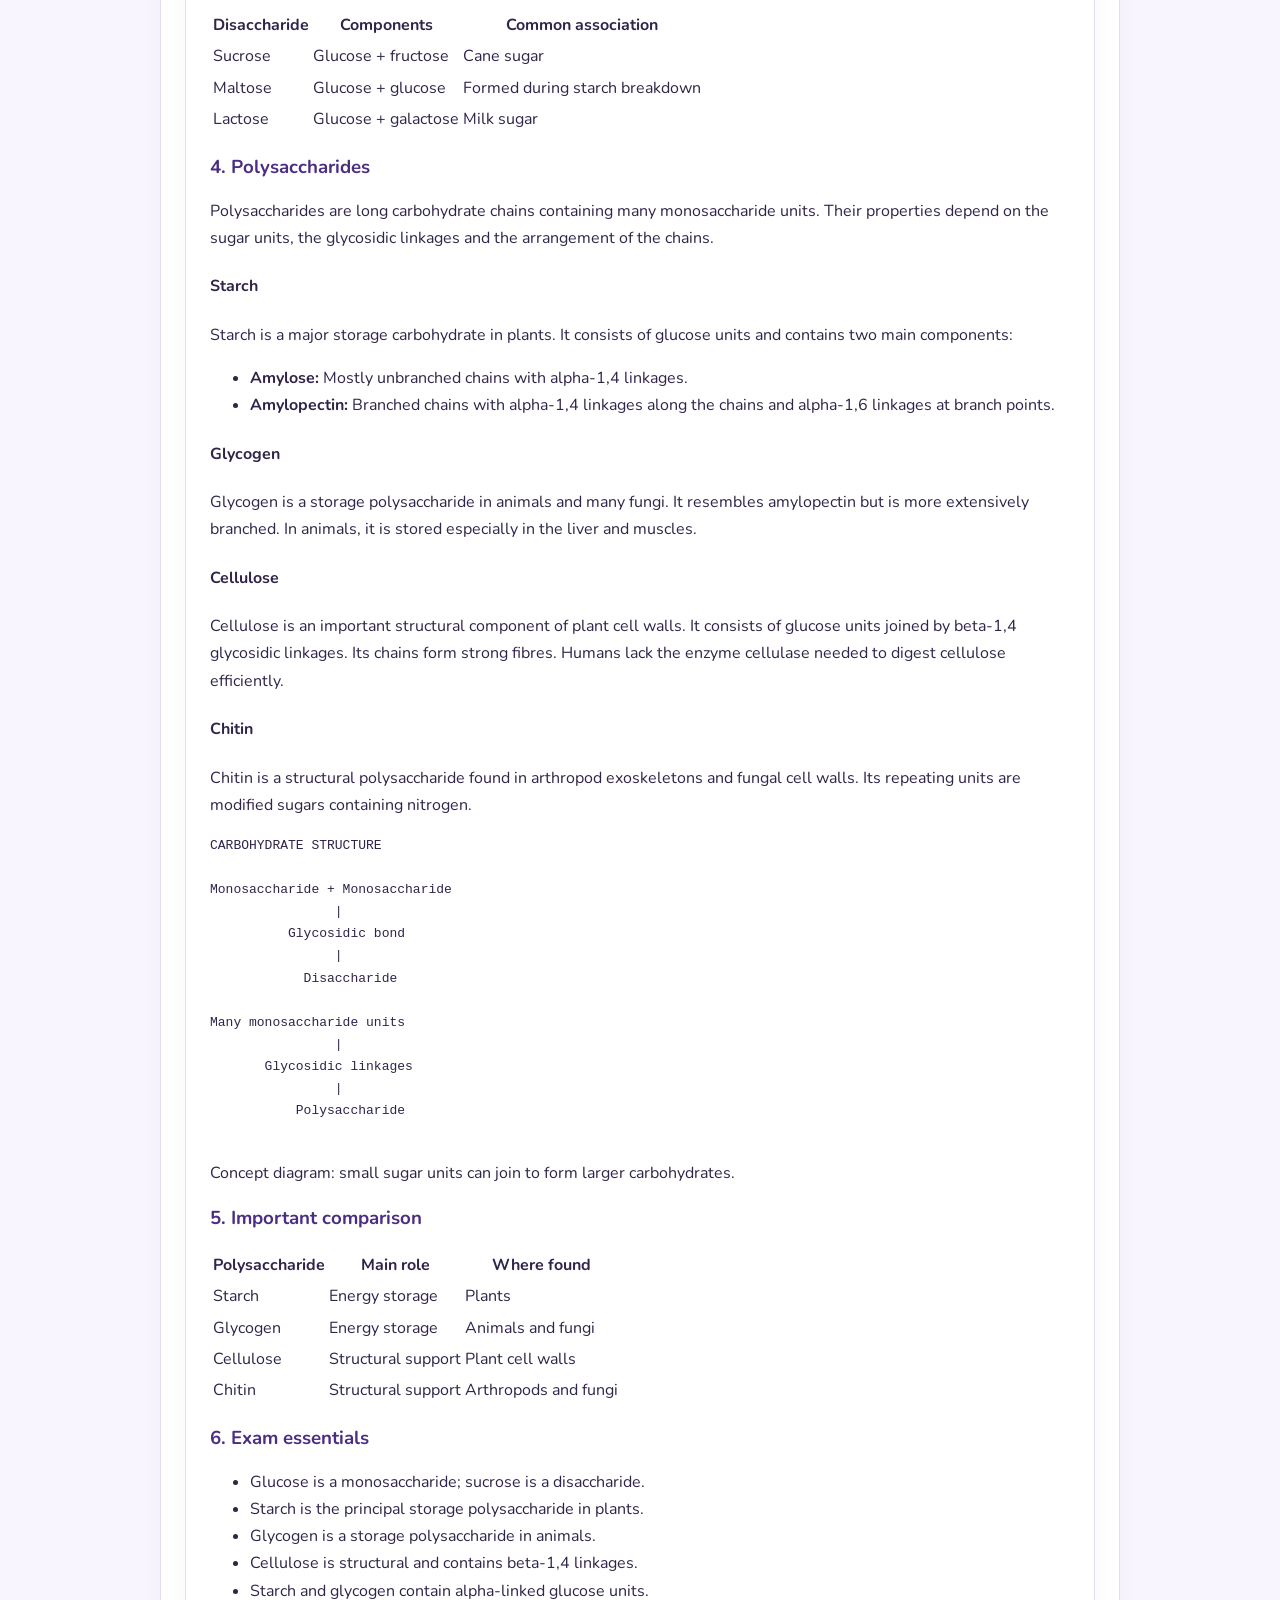
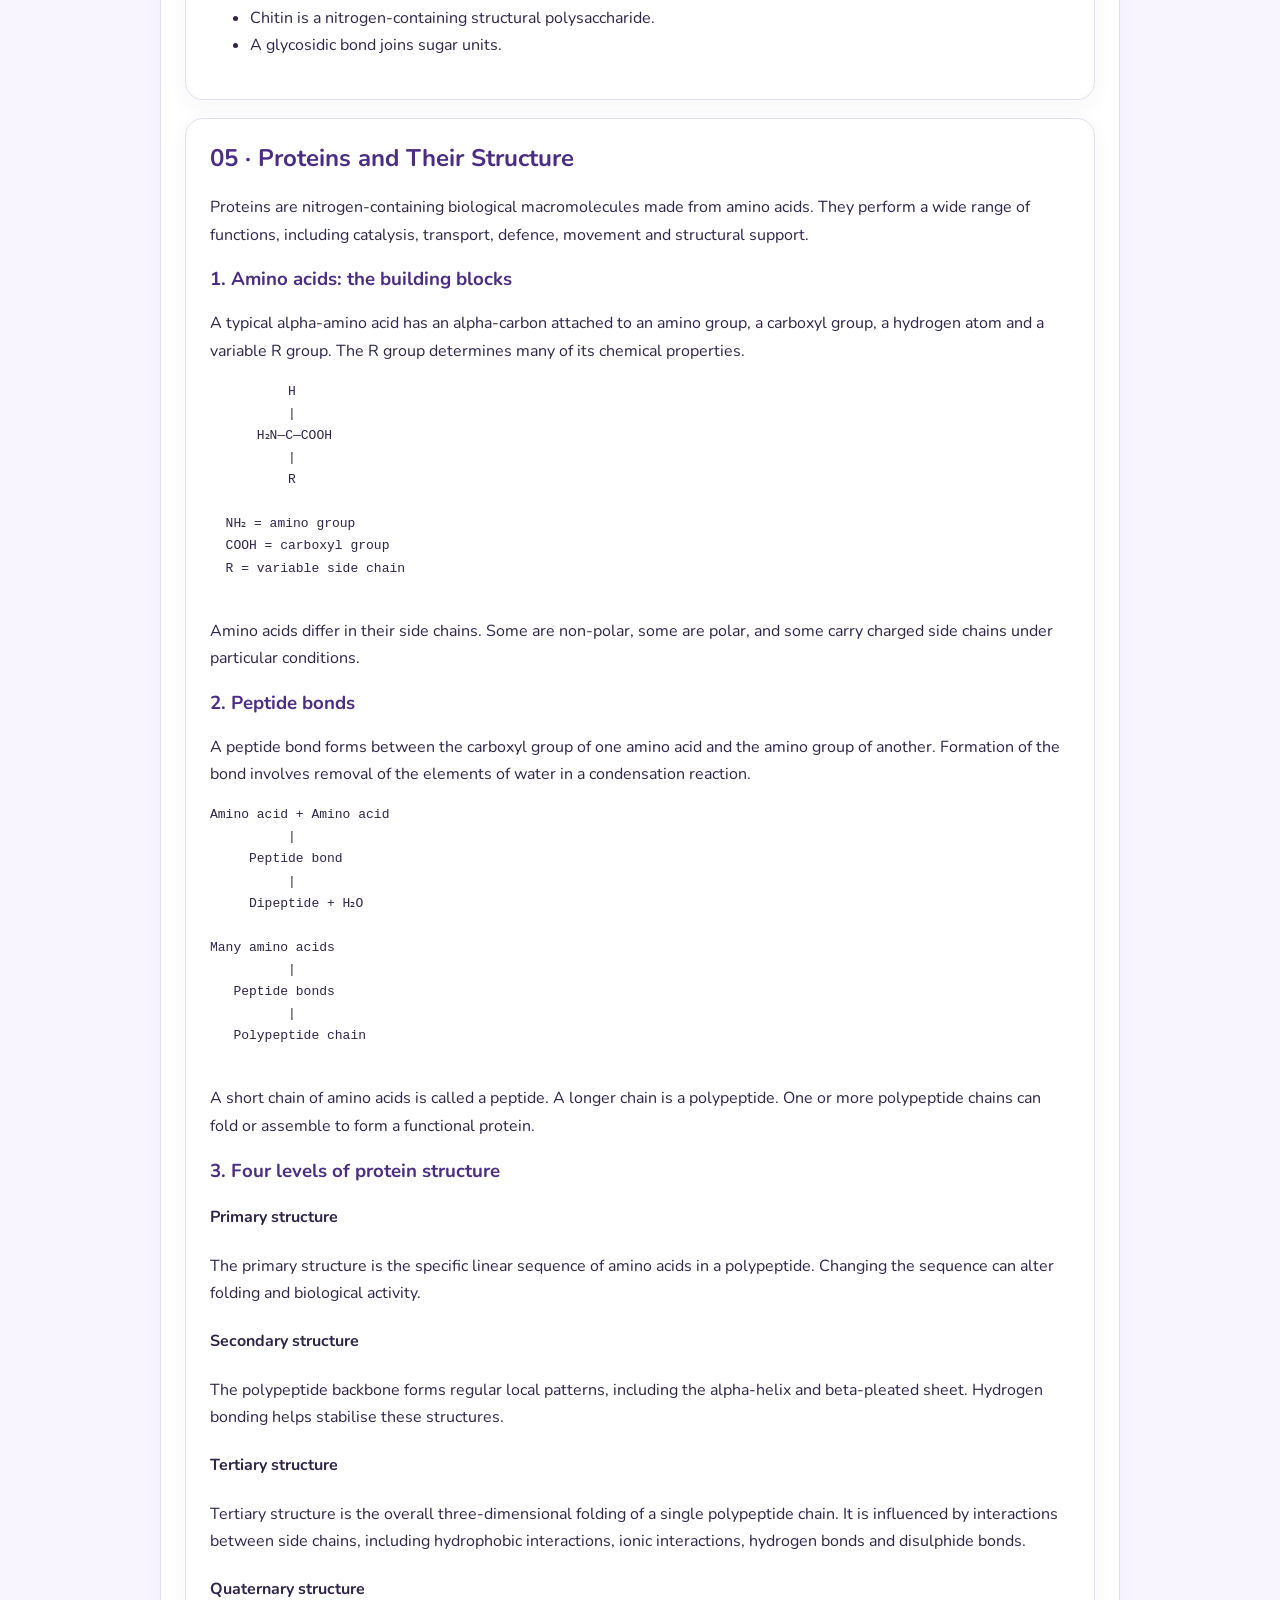
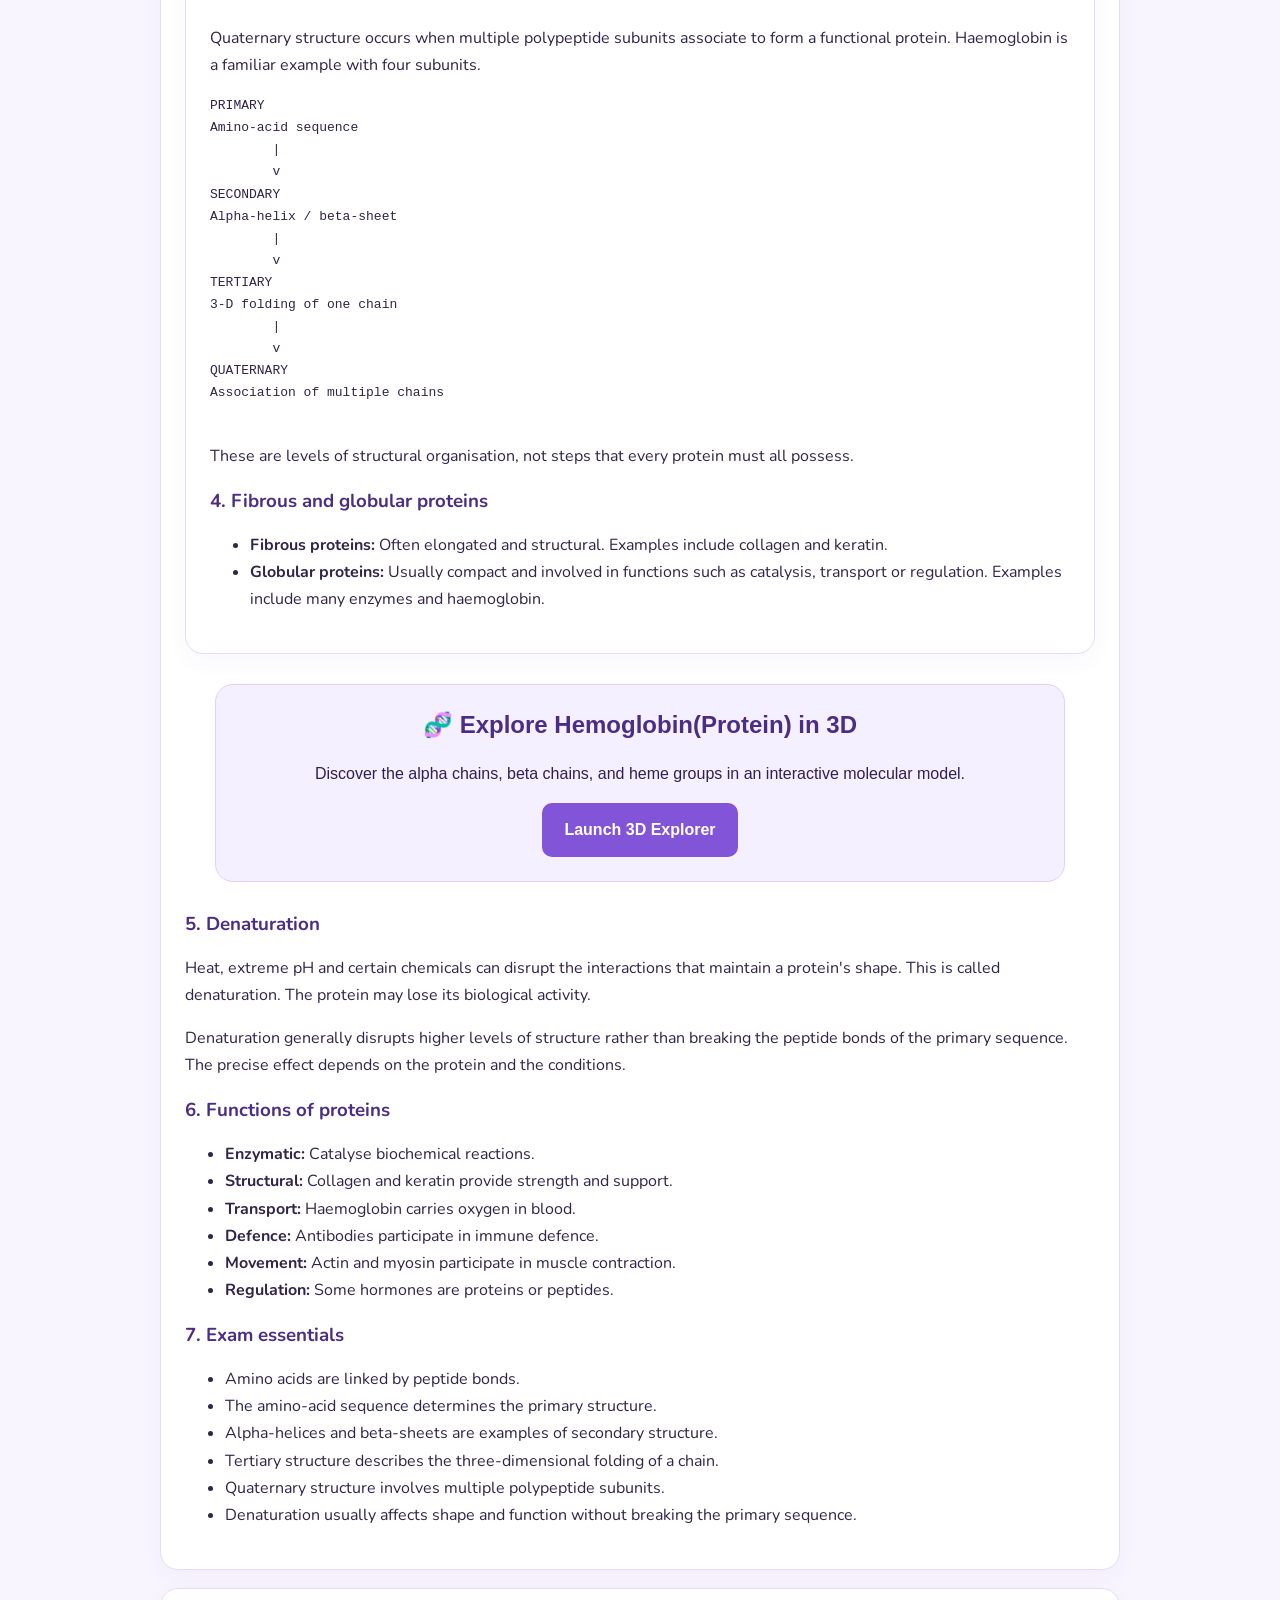
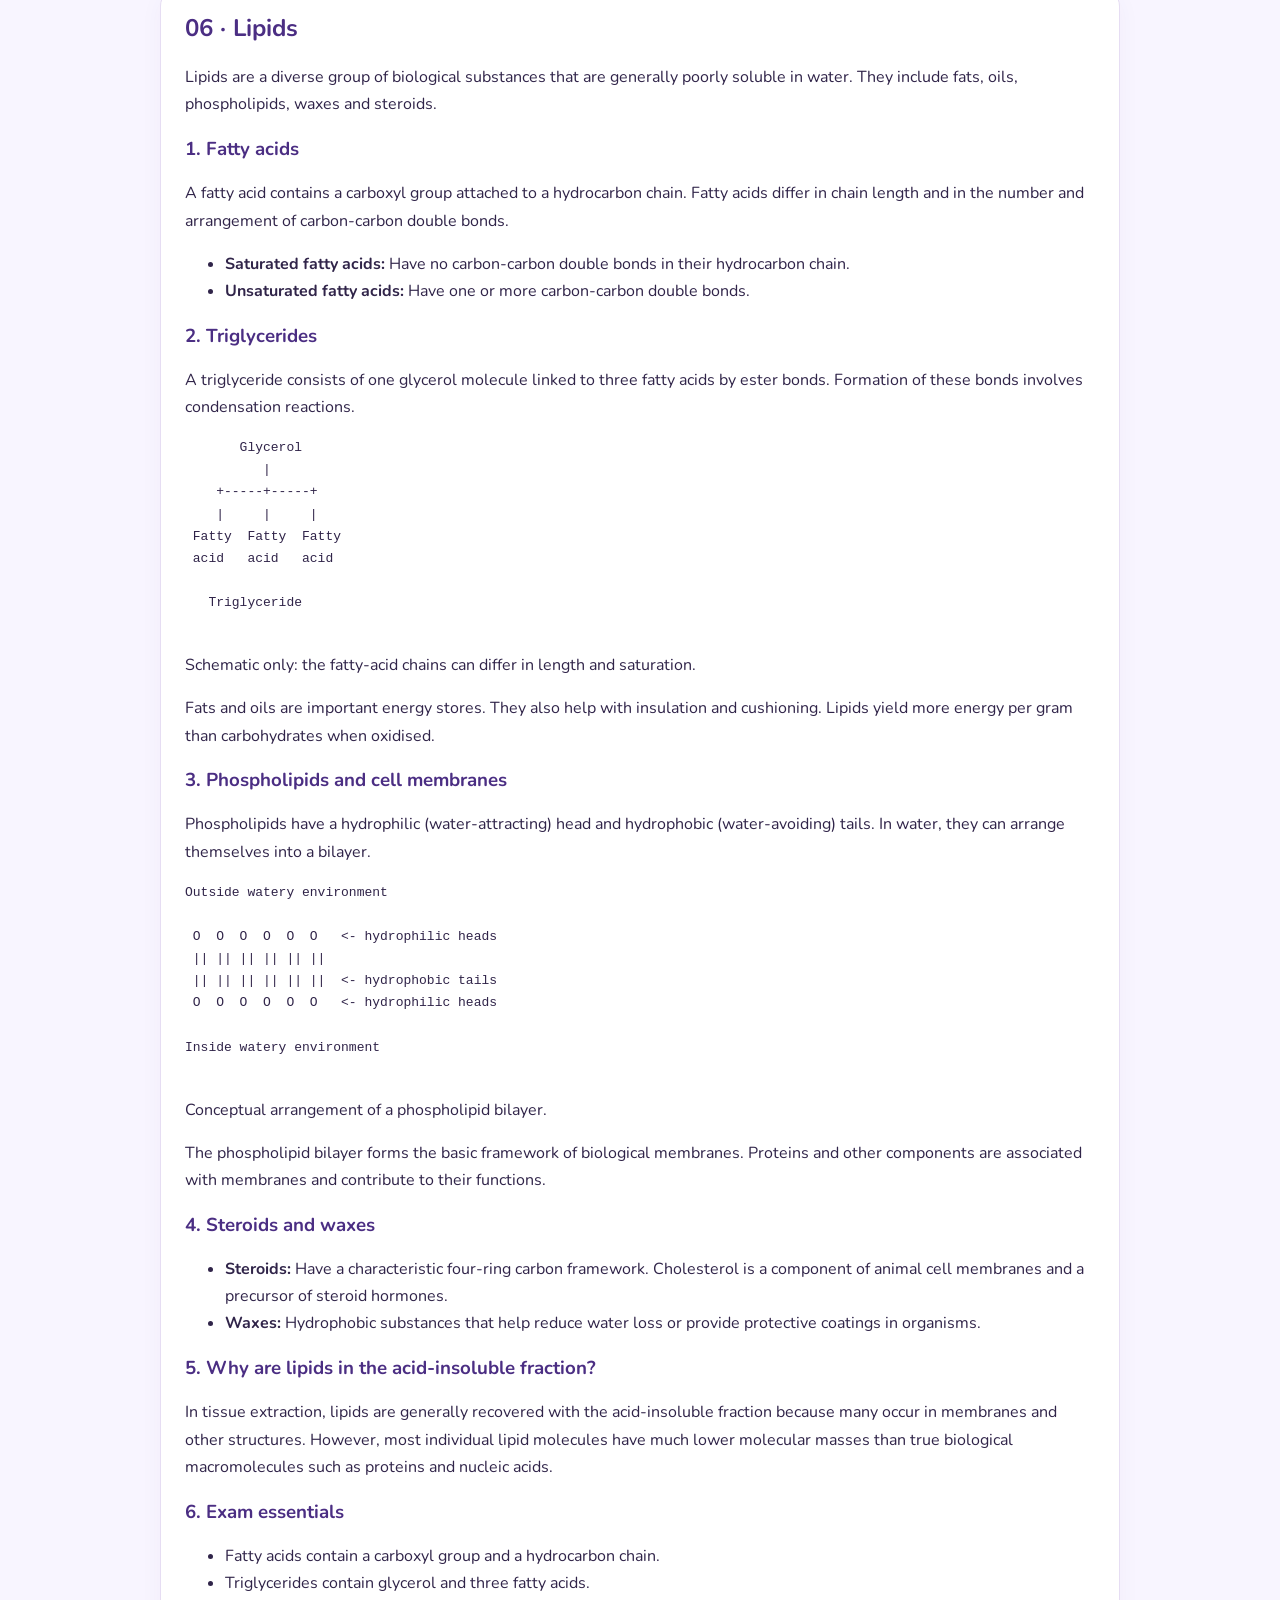
<file: Biomolecule.html>
<!DOCTYPE html>
<html lang="en">
<head>
  <meta charset="UTF-8">
  <meta name="viewport" content="width=device-width, initial-scale=1.0">
  <title>Biomolecules | MindSpring</title>
  <meta name="description" content="Study Class 11 Biology Biomolecules with clear revision notes on carbohydrates, proteins, lipids, nucleic acids and enzymes, plus key concepts for NCERT revision on MindSpring.">

  <link href="https://fonts.googleapis.com/css2?family=Playfair+Display:ital,wght@0,500;0,600;0,700;1,500&family=Nunito:wght@400;600;700;800&display=swap" rel="stylesheet">

  <style>
    :root {
      --purple: #4B2E83;
      --lavender: #EBDFFF;
      --light: #F8F5FF;
      --ink: #302449;
      --muted: #756B87;
      --white: #FFFFFF;
      --line: #E6DDF3;
    }

    * { box-sizing: border-box; }

    body {
      margin: 0;
      background: var(--light);
      color: var(--ink);
      font-family: 'Nunito', sans-serif;
      line-height: 1.7;
    }

    header {
      background: white;
      border-bottom: 1px solid var(--line);
      padding: 18px 7%;
      display: flex;
      align-items: center;
      justify-content: space-between;
      gap: 12px;
      flex-wrap: wrap;
    }

    .brand {
      color: var(--purple);
      font: italic 600 27px 'Playfair Display', serif;
      text-decoration: none;
    }

    header a.back {
      color: var(--purple);
      text-decoration: none;
      font-weight: 800;
    }

    .hero {
      padding: 55px 7% 45px;
      background: linear-gradient(135deg, #EBDFFF, #F8F5FF 70%);
    }

    .eyebrow {
      color: var(--purple);
      font-size: 13px;
      font-weight: 800;
      text-transform: uppercase;
      letter-spacing: 2px;
    }

    h1, h2, h3 {
      color: var(--purple);
      line-height: 1.3;
    }

    h1 {
      font: 600 clamp(36px, 6vw, 58px) 'Playfair Display', serif;
      margin: 10px 0;
    }

    .hero p {
      max-width: 650px;
      color: #5E5272;
      font-size: 17px;
    }

    .wrap {
      max-width: 1000px;
      margin: 0 auto;
      padding: 30px 20px 60px;
    }

    .nav {
      display: flex;
      flex-wrap: wrap;
      gap: 10px;
      margin-bottom: 25px;
    }

    .nav a {
      padding: 9px 15px;
      border: 1px solid var(--line);
      background: white;
      color: var(--purple);
      border-radius: 22px;
      text-decoration: none;
      font-size: 14px;
      font-weight: 800;
    }

    .card {
      background: white;
      border: 1px solid var(--line);
      border-radius: 18px;
      padding: 24px;
      margin: 18px 0;
      box-shadow: 0 7px 25px #4B2E830A;
    }

    .card h2 { margin-top: 0; }

    .note {
      background: #F1E9FF;
      border-left: 4px solid #A78BFA;
      padding: 13px 16px;
      border-radius: 8px;
      margin: 15px 0;
    }

    .terms {
      display: grid;
      grid-template-columns: repeat(auto-fit, minmax(210px, 1fr));
      gap: 12px;
    }

    .term {
      background: #FBF9FF;
      padding: 14px;
      border-radius: 12px;
      border: 1px solid var(--line);
    }

    .term strong { color: var(--purple); }

    .diagram {
      background: #FBF9FF;
      padding: 18px;
      border-radius: 14px;
      text-align: center;
      overflow-x: auto;
    }

    .flow {
      display: flex;
      align-items: center;
      justify-content: center;
      flex-wrap: wrap;
      gap: 10px;
      margin: 15px 0;
    }

    .node {
      background: var(--lavender);
      border: 1px solid #D7C3F5;
      color: var(--purple);
      border-radius: 12px;
      padding: 12px 16px;
      font-weight: 800;
    }

    .arrow { color: var(--purple); font-size: 23px; }

    .mnemonic {
      border: 1px dashed #B39ADE;
      border-radius: 12px;
      padding: 16px;
      margin: 12px 0;
    }

    .mnemonic strong { color: var(--purple); }

    .question {
      border-bottom: 1px solid var(--line);
      padding: 18px 0;
    }

    .question p { font-weight: 800; }

    .option {
      display: block;
      margin: 8px 0;
      padding: 10px 12px;
      border: 1px solid var(--line);
      border-radius: 10px;
      cursor: pointer;
    }

    .option:hover { background: #F8F3FF; }

    .option input { margin-right: 8px; }

    button {
      background: var(--purple);
      color: white;
      border: 0;
      border-radius: 12px;
      padding: 12px 19px;
      font: inherit;
      font-weight: 800;
      cursor: pointer;
      margin-top: 12px;
    }

    #result {
      font-weight: 800;
      color: var(--purple);
      margin-top: 15px;
    }

    footer {
      text-align: center;
      padding: 25px;
      color: var(--muted);
      font-size: 13px;
    }

    html { scroll-behavior: smooth; }

    @media (max-width: 600px) {
      .hero { padding: 38px 6%; }
      .card { padding: 18px; }
    }
  </style>
</head>

<body>
  <header>
    <a class="brand" href="index.html">MindSpring</a>
    <a class="back" href="index.html">← Back to Home</a>
  </header>

  <section class="hero">
    <div class="eyebrow">Class 11 Biology · NCERT revision</div>
    <h1>Biomolecules</h1>
    <p>Understand the chemistry of life with concise notes,
      important terminology, memory tricks, diagrams and MCQ practice.</p>
  </section>

  <main class="wrap">
    <nav class="nav">
      <a href="#notes">Quick Notes</a>
      <a href="#terms">Terminology</a>
      <a href="#diagram">Diagram</a>
      <a href="#memory">Mnemonics</a>
      <a href="#quiz">MCQ Quiz</a>
    </nav>
     <a href="BIOMOLECULES.11.ONE PG.pdf" download class="pdf-download-btn">
    📥 Download Biomolecules Revision PDF
</a>
    <section class="card" id="notes">
      <h2>01 · Quick Revision Notes</h2>

      <h3>What are biomolecules?</h3>
      <p>Biomolecules are chemical compounds found in living organisms.
        They help build cell structures and carry out essential life processes.</p>

      <h3>Major groups</h3>
      <ul>
        <li><strong>Carbohydrates:</strong> Important energy sources and structural materials.</li>
        <li><strong>Proteins:</strong> Made of amino acids; many act as enzymes.</li>
        <li><strong>Lipids:</strong> Include fats, oils and phospholipids; important in energy storage and membranes.</li>
        <li><strong>Nucleic acids:</strong> DNA and RNA; involved in storing and expressing genetic information.</li>
      </ul>

      <div class="note">
        <strong>Remember:</strong> Enzymes are biological catalysts.
        Most enzymes are proteins, although some RNA molecules can also catalyse reactions.
      </div>

      <h3>Carbohydrates</h3>
      <ul>
        <li><strong>Monosaccharides:</strong> Simple sugars, such as glucose and fructose.</li>
        <li><strong>Disaccharides:</strong> Two monosaccharide units, such as sucrose and lactose.</li>
        <li><strong>Polysaccharides:</strong> Long chains of sugar units, such as starch, glycogen and cellulose.</li>
      </ul>

      <h3>Proteins</h3>
      <p>Amino acids are the building blocks of proteins. Amino acids are joined by
        peptide bonds to form polypeptide chains. A protein's shape is closely linked to its function.</p>

      <h3>Lipids</h3>
      <p>Many fats contain glycerol and fatty acids. Phospholipids are important
        components of cell membranes. Lipids are grouped with biomolecules but
        are not true polymers made of repeating monomer units like proteins.</p>

      <h3>Nucleic acids</h3>
      <p>Nucleotides are the building blocks of DNA and RNA. Each nucleotide
        contains a nitrogenous base, a pentose sugar and a phosphate group.</p>
    </section>

   <section class="card" id="chemical-analysis">
  <h2>Chemical Analysis of Living Tissues</h2>
  <h3>1. Elemental analysis</h3>
        <p>Living matter contains both organic and inorganic elements. Carbon is a major element in organic molecules. Hydrogen, oxygen, nitrogen, phosphorus and sulphur are also important components of many biomolecules.</p>
        <p>Elements are the basic chemical building blocks; they combine in different ways to form molecules with different properties and functions.</p>

     <h3>3. Compound analysis</h3>
     <p>In compound analysis, a tissue sample is processed so that its chemical constituents can be examined. The compounds identified may include amino acids, sugars, nitrogen-containing bases and organic acids.</p>
     <p>Some molecules are small and simple, while others are large molecules built from smaller units.</p>

    <h3>4. Primary and secondary metabolites</h3>
    <p><strong>Primary metabolites</strong> are compounds directly associated with normal growth, development and maintenance. Examples include amino acids, sugars and many organic acids.</p>
    <p><strong>Secondary metabolites</strong> are compounds that are not directly involved in the basic processes of growth and reproduction in the same way. Many have ecological roles, such as defence or attracting pollinators.</p>

    <ul>
    <li><strong>Examples of secondary metabolites:</strong> alkaloids, pigments, essential oils, toxins, lectins, drugs, rubber and gums.</li>
    <li><strong>Important note:</strong> secondary metabolites can still be biologically important; “secondary” does not mean useless.</li>
    </ul>

    <h3>5. Quick comparison</h3>
  <div class="table-wrap">
    <table>
      <thead>
        <tr><th>Feature</th><th>Primary metabolites</th><th>Secondary metabolites</th></tr>
      </thead>
      <tbody>
        <tr><td>Main association</td><td>Growth and basic metabolism</td><td>Specialised ecological or biological roles</td></tr>
        <tr><td>Examples</td><td>Sugars, amino acids</td><td>Alkaloids, pigments, essential oils</td></tr>
      </tbody>
    </table>
  </div>

  <h3>Remember for exams</h3>
  <ul>
    <li><strong>Elemental analysis</strong> tells us which elements are present.</li>
    <li><strong>Compound analysis</strong> tells us which chemical compounds are present.</li>
    <li>Primary metabolites support basic cellular activities; secondary metabolites often have specialised roles.</li>
  </ul>
</section>
    <section class="card" id="terms">
      <h2>02 · Important Terminology</h2>
      <div class="terms">
        <div class="term"><strong>Monomer</strong><br>A small unit that can join with others to form a larger molecule.</div>
        <div class="term"><strong>Polymer</strong><br>A large molecule made of linked repeating or related units.</div>
        <div class="term"><strong>Peptide bond</strong><br>The bond joining amino acids in a peptide chain.</div>
        <div class="term"><strong>Glycosidic bond</strong><br>A bond that links sugar units in many carbohydrates.</div>
        <div class="term"><strong>Denaturation</strong><br>Disruption of a protein's natural structure, often affecting its function.</div>
        <div class="term"><strong>Enzyme</strong><br>A biological catalyst that speeds up a chemical reaction.</div>
        <div class="term"><strong>Nucleotide</strong><br>The unit consisting of a base, pentose sugar and phosphate group.</div>
        <div class="term"><strong>Primary metabolite</strong><br>A compound directly associated with normal growth and basic metabolism.</div>
      </div>
    </section>

    <section class="card" id="diagram">
      <h2>03 · Visual Learning</h2>
      <p>Explore how 
     <section class="card" id="chemical-analysis">
  <h2>02 · Chemical Analysis of Living Tissues</h2>

  <p>
    All living organisms are made up of chemical substances called
    biomolecules. Studying their chemical composition helps us understand
    how cells are organised and how living systems function.
  </p>

  <h3>1. Elements in living and non-living matter</h3>

  <p>
    When scientists analyse plant tissue, animal tissue or microbial
    cells, they find elements such as carbon, hydrogen, oxygen and
    nitrogen. Many of these elements are also present in the Earth's crust.
  </p>

  <p>
    The important difference is their relative abundance. Living matter
    generally has a higher proportion of carbon and hydrogen relative
    to many other elements than the Earth's crust.
  </p>

  <p><strong>Remember:</strong> Living and non-living matter can contain
    the same elements, but the relative proportions may differ.
  </p>

  <h3>2. How are chemical constituents analysed?</h3>

  <p>
    Scientists can study a tissue sample by grinding it in a suitable
    chemical solution and separating the resulting mixture into fractions.
    In the NCERT method, trichloroacetic acid is used to prepare a tissue
    extract.
  </p>

  <ul>
    <li>
      <strong>Acid-soluble pool:</strong> The filtrate contains many
      small molecules, including amino acids, sugars and other
      low-molecular-weight compounds.
    </li>
    <li>
      <strong>Acid-insoluble fraction:</strong> The material retained
      after filtration contains large cellular structures and
      macromolecular components, including proteins, nucleic acids
      and polysaccharides.
    </li>
  </ul>

  <p>
    These fractions help scientists separate and study the different
    constituents of living tissue.
  </p>

  <h3>3. Wet weight, dry weight and ash</h3>

  <ul>
    <li>
      <strong>Wet weight:</strong> The mass of a fresh tissue sample,
      including its water.
    </li>
    <li>
      <strong>Dry weight:</strong> The mass remaining after the water
      has been removed by drying.
    </li>
    <li>
      <strong>Ash:</strong> The inorganic residue left after the dried
      tissue is completely burnt under appropriate conditions.
    </li>
  </ul>

  <p>
    During burning, most organic compounds are converted into gaseous
    products. The remaining ash contains inorganic constituents,
    such as mineral elements and their compounds.
  </p>

  <p><strong>Exam distinction:</strong> Drying removes water; complete
    burning removes most organic matter and leaves inorganic residue.
  </p>

  <h3>4. Elemental analysis vs compound analysis</h3>

  <div class="table-wrap">
    <table>
      <thead>
        <tr>
          <th>Elemental analysis</th>
          <th>Compound analysis</th>
        </tr>
      </thead>
      <tbody>
        <tr>
          <td>Identifies the elements present.</td>
          <td>Identifies the compounds present.</td>
        </tr>
        <tr>
          <td>Examples: carbon, oxygen, nitrogen.</td>
          <td>Examples: amino acids, sugars, fatty acids.</td>
        </tr>
      </tbody>
    </table>
  </div>

  <h3>5. Biomolecules and metabolites</h3>

  <p>
    Chemical compounds found in living organisms are called
    <strong>biomolecules</strong>. Many of the small organic compounds
    involved in cellular reactions are called <strong>metabolites</strong>.
  </p>

  <p>
    From a biological point of view, compounds can be classified into
    groups such as amino acids, sugars, fatty acids and nitrogenous
    bases. Their structures determine their properties and functions.
  </p>

  <h3>6. Alpha-amino acids</h3>

  <p>
    Amino acids are important building blocks of proteins. A typical
    alpha-amino acid has an amino group (–NH₂) and a carboxyl group
    (–COOH) attached to the same central carbon, called the
    <strong>alpha-carbon</strong>.
  </p>

  <p>The alpha-carbon is also attached to:</p>

  <ul>
    <li>A hydrogen atom (–H)</li>
    <li>A variable side chain called the R group</li>
  </ul>

  <p>
    The R group differs among amino acids and influences their
    properties. The usual textbook representation is:
  </p>

  <div class="diagram-box">
    <pre>
        H
        |
    H₂N—C—COOH
        |
        R
    </pre>
    <p><strong>Central carbon:</strong> alpha-carbon</p>
    <p><strong>–NH₂:</strong> amino group</p>
    <p><strong>–COOH:</strong> carboxyl group</p>
    <p><strong>R:</strong> variable side chain</p>
  </div>

  <h3>7. Primary and secondary metabolites</h3>

  <p>
    <strong>Primary metabolites</strong> have identifiable roles in
    normal physiological and metabolic processes. Examples include
    amino acids, sugars and many organic acids.
  </p>

  <p>
    <strong>Secondary metabolites</strong> are compounds commonly found
    in plants, fungi and microorganisms that are not directly involved
    in the same basic metabolic roles. Many have specialised ecological
    functions or are useful to humans.
  </p>

  <p><strong>NCERT examples of secondary metabolites include:</strong></p>

  <ul>
    <li>Alkaloids</li>
    <li>Flavonoids</li>
    <li>Rubber</li>
    <li>Essential oils</li>
    <li>Antibiotics</li>
    <li>Coloured pigments and scents</li>
    <li>Gums and spices</li>
    <li>Lectins, such as Concanavalin A</li>
  </ul>

  <p>
    Their roles are diverse. Some protect organisms or influence
    interactions with other organisms; others are useful as medicines,
    flavouring agents, pigments or industrial materials.
  </p>

  <p>
    <strong>Important:</strong> We do not understand the biological role
    of every secondary metabolite completely. Secondary does not mean
    unimportant.
  </p>

  <h3>8. Quick revision — must-know points</h3>

  <ul>
    <li>Living tissue contains both organic and inorganic constituents.</li>
    <li>Elemental analysis identifies elements; compound analysis identifies compounds.</li>
    <li>Wet weight includes water; dry weight is measured after water removal.</li>
    <li>Ash is the inorganic residue left after complete burning.</li>
    <li>The acid-soluble pool is rich in small molecules.</li>
    <li>The acid-insoluble fraction contains macromolecular components.</li>
    <li>An alpha-amino acid has amino and carboxyl groups attached to its alpha-carbon.</li>
    <li>Primary metabolites participate in normal physiological processes.</li>
    <li>Secondary metabolites include alkaloids, flavonoids, rubber and essential oils.</li>
  </ul>
</section>

     <section class="card" id="macromolecules">
  <h2>03 · Biomacromolecules</h2>

  <p>
    A living cell contains thousands of chemical compounds. Some are
    small molecules, while others are large and complex. These substances
    take part in cellular structure, energy transfer, growth, repair
    and the chemical reactions essential for life.
  </p>

  <h3>1. What are biomolecules?</h3>

  <p>
    <strong>Biomolecules</strong> are chemical compounds found in living
    organisms. They include carbohydrates, proteins, lipids, nucleic
    acids, amino acids, sugars, nucleotides and many other substances.
  </p>

  <p>
    Biomolecules differ in size, structure and function. For example,
    glucose is a relatively small molecule used in energy metabolism,
    whereas DNA is a large molecule that stores hereditary information.
  </p>

  <h3>2. Micromolecules and macromolecules</h3>

  <p>
    Biomolecules can be grouped broadly according to their molecular
    size and behaviour during chemical analysis.
  </p>

  <ul>
    <li>
      <strong>Micromolecules:</strong> Relatively small molecules,
      commonly found in the acid-soluble pool. Examples include amino
      acids, simple sugars and nucleotides.
    </li>
    <li>
      <strong>Macromolecules:</strong> Large molecules generally found
      in the acid-insoluble fraction. Examples include proteins,
      nucleic acids and polysaccharides.
    </li>
  </ul>

  <p>
    Many biological macromolecules have molecular masses in the
    thousands or much higher. Their large size allows them to form
    complex structures and perform specialised functions.
  </p>

  <p>
    <strong>Important distinction:</strong> Lipids are generally found
    in the acid-insoluble fraction, but most individual lipid molecules
    are not true macromolecules in the same sense as proteins,
    nucleic acids and polysaccharides. Lipids often occur as components
    of membranes and other large cellular assemblies.
  </p>

  <h3>3. Understanding the two fractions</h3>

  <div class="diagram-box">
    <pre>
         LIVING TISSUE
               |
        Tissue extraction
               |
          Filtration
          /        \
         /          \
 ACID-SOLUBLE    ACID-INSOLUBLE
     POOL           FRACTION
       |                 |
 Small molecules    Large molecules
       |                 |
 Amino acids        Proteins
 Simple sugars      Nucleic acids
 Nucleotides        Polysaccharides
 Organic acids      Lipid-rich structures
    </pre>
  </div>

  <p>
    <strong>Acid-soluble pool:</strong> Contains many small organic
    compounds, such as amino acids, sugars, nucleotides and organic
    acids. Inorganic ions may also be present.
  </p>

  <p>
    <strong>Acid-insoluble fraction:</strong> Contains cellular
    structures and large molecular components, including proteins,
    nucleic acids and polysaccharides. Lipids are also recovered
    with this fraction during the extraction process.
  </p>

  <p>
    The distinction is based on the behaviour of substances during
    extraction and separation. It is not simply a list of molecules
    classified by size alone.
  </p>

  <h3>4. The four major classes of biomolecules</h3>

  <h4>Carbohydrates</h4>
  <p>
    Carbohydrates include sugars and their larger forms. They provide
    energy, store energy and perform structural functions.
    Examples include glucose, sucrose, starch and cellulose.
  </p>

  <h4>Proteins</h4>
  <p>
    Proteins are chains of amino acids joined by peptide bonds.
    They function as enzymes, structural materials, transporters,
    receptors and many other essential cellular components.
  </p>

  <h4>Lipids</h4>
  <p>
    Lipids include fats, oils, phospholipids and steroids. Many lipids
    are hydrophobic, meaning they do not mix readily with water.
    They store energy, form important membrane components and
    participate in signalling.
  </p>

  <h4>Nucleic acids</h4>
  <p>
    DNA and RNA are nucleic acids made from nucleotide units.
    DNA stores hereditary information, while RNA has several roles
    in gene expression and protein synthesis.
  </p>

  <h3>5. What are monomers and polymers?</h3>

  <p>
    A <strong>monomer</strong> is a small molecular unit that can be
    joined to other units. A <strong>polymer</strong> is a large
    molecule made from repeating or linked smaller units.
  </p>

  <ul>
    <li>Amino acids form proteins.</li>
    <li>Monosaccharides can form polysaccharides.</li>
    <li>Nucleotides form nucleic acids.</li>
  </ul>

  <p>
    However, not every large biological molecule is a polymer.
    Lipids such as triglycerides are not constructed as long chains
    of repeating monomer units in the same way as proteins or DNA.
  </p>

  <h3>6. Why is water important?</h3>

  <p>
    Water forms a major part of living cells. It provides a medium
    for many biochemical reactions, helps transport dissolved
    substances and influences the structure and behaviour of
    biomolecules.
  </p>

  <p>
    Many small polar compounds dissolve in water, while hydrophobic
    substances such as many lipids have limited solubility.
    This difference helps cells organise membranes and other
    structures.
  </p>

  <h3>7. Quick comparison table</h3>

  <div class="table-wrap">
    <table>
      <thead>
        <tr>
          <th>Class</th>
          <th>Basic unit or components</th>
          <th>Major role</th>
        </tr>
      </thead>
      <tbody>
        <tr>
          <td>Carbohydrates</td>
          <td>Simple sugars</td>
          <td>Energy and structure</td>
        </tr>
        <tr>
          <td>Proteins</td>
          <td>Amino acids</td>
          <td>Enzymes and cellular functions</td>
        </tr>
        <tr>
          <td>Lipids</td>
          <td>Often fatty acids and glycerol</td>
          <td>Energy storage and membranes</td>
        </tr>
        <tr>
          <td>Nucleic acids</td>
          <td>Nucleotides</td>
          <td>Genetic information and its expression</td>
        </tr>
      </tbody>
    </table>
  </div>

  <h3>8. Exam essentials</h3>

  <ul>
    <li>Proteins, nucleic acids and polysaccharides are biological macromolecules.</li>
    <li>The acid-soluble pool contains many small molecules.</li>
    <li>The acid-insoluble fraction contains macromolecules and cellular structures.</li>
    <li>Lipids occur in the acid-insoluble fraction but are not generally true macromolecules.</li>
    <li>Proteins are made of amino acids; nucleic acids are made of nucleotides.</li>
    <li>DNA and RNA are nucleic acids, not proteins.</li>
    <li>Not all biomolecules are polymers.</li>
  </ul>
</section>
<!-- MINDSRPING: REMAINING BIOMOLECULES LESSONS -->

<section class="card" id="carbohydrates">
  <h2>04 · Carbohydrates and Polysaccharides</h2>

  <p>
    Carbohydrates are organic compounds that commonly contain carbon,
    hydrogen and oxygen. They are important as energy sources, energy
    stores and structural materials in living organisms.
  </p>

  <h3>1. Classification of carbohydrates</h3>

  <ul>
    <li><strong>Monosaccharides:</strong> Simple sugars that cannot be broken down into smaller carbohydrate units by hydrolysis. Examples: glucose, fructose and ribose.</li>
    <li><strong>Oligosaccharides:</strong> Carbohydrates containing a small number of monosaccharide units. Disaccharides such as sucrose, maltose and lactose belong here.</li>
    <li><strong>Polysaccharides:</strong> Large carbohydrate molecules made from many monosaccharide units. Examples: starch, glycogen and cellulose.</li>
  </ul>

  <h3>2. Monosaccharides</h3>

  <p>
    Glucose is a six-carbon sugar and an important molecule in cellular
    energy metabolism. Fructose is another six-carbon sugar. Ribose is
    a five-carbon sugar found in RNA, while deoxyribose occurs in DNA.
  </p>

  <p>
    Monosaccharides may be classified according to the number of carbon
    atoms and the type of carbonyl group they contain.
  </p>

  <ul>
    <li><strong>Aldoses:</strong> Contain an aldehyde group in their open-chain form; glucose is an example.</li>
    <li><strong>Ketoses:</strong> Contain a ketone group in their open-chain form; fructose is an example.</li>
    <li><strong>Pentoses:</strong> Have five carbon atoms; ribose is an example.</li>
    <li><strong>Hexoses:</strong> Have six carbon atoms; glucose and fructose are examples.</li>
  </ul>

  <h3>3. Disaccharides</h3>

  <p>
    A disaccharide contains two monosaccharide units joined by a
    glycosidic bond. Hydrolysis breaks this bond and releases smaller
    sugar units.
  </p>

  <div class="table-wrap">
    <table>
      <thead>
        <tr><th>Disaccharide</th><th>Components</th><th>Common association</th></tr>
      </thead>
      <tbody>
        <tr><td>Sucrose</td><td>Glucose + fructose</td><td>Cane sugar</td></tr>
        <tr><td>Maltose</td><td>Glucose + glucose</td><td>Formed during starch breakdown</td></tr>
        <tr><td>Lactose</td><td>Glucose + galactose</td><td>Milk sugar</td></tr>
      </tbody>
    </table>
  </div>

  <h3>4. Polysaccharides</h3>

  <p>
    Polysaccharides are long carbohydrate chains containing many
    monosaccharide units. Their properties depend on the sugar units,
    the glycosidic linkages and the arrangement of the chains.
  </p>

  <h4>Starch</h4>
  <p>
    Starch is a major storage carbohydrate in plants. It consists of
    glucose units and contains two main components:
  </p>
  <ul>
    <li><strong>Amylose:</strong> Mostly unbranched chains with alpha-1,4 linkages.</li>
    <li><strong>Amylopectin:</strong> Branched chains with alpha-1,4 linkages along the chains and alpha-1,6 linkages at branch points.</li>
  </ul>

  <h4>Glycogen</h4>
  <p>
    Glycogen is a storage polysaccharide in animals and many fungi.
    It resembles amylopectin but is more extensively branched.
    In animals, it is stored especially in the liver and muscles.
  </p>

  <h4>Cellulose</h4>
  <p>
    Cellulose is an important structural component of plant cell walls.
    It consists of glucose units joined by beta-1,4 glycosidic linkages.
    Its chains form strong fibres. Humans lack the enzyme cellulase
    needed to digest cellulose efficiently.
  </p>

  <h4>Chitin</h4>
  <p>
    Chitin is a structural polysaccharide found in arthropod exoskeletons
    and fungal cell walls. Its repeating units are modified sugars
    containing nitrogen.
  </p>

  <div class="diagram-box">
    <pre>
CARBOHYDRATE STRUCTURE

Monosaccharide + Monosaccharide
                |
          Glycosidic bond
                |
            Disaccharide

Many monosaccharide units
                |
       Glycosidic linkages
                |
           Polysaccharide
    </pre>
    <p>Concept diagram: small sugar units can join to form larger carbohydrates.</p>
  </div>

  <h3>5. Important comparison</h3>

  <div class="table-wrap">
    <table>
      <thead>
        <tr><th>Polysaccharide</th><th>Main role</th><th>Where found</th></tr>
      </thead>
      <tbody>
        <tr><td>Starch</td><td>Energy storage</td><td>Plants</td></tr>
        <tr><td>Glycogen</td><td>Energy storage</td><td>Animals and fungi</td></tr>
        <tr><td>Cellulose</td><td>Structural support</td><td>Plant cell walls</td></tr>
        <tr><td>Chitin</td><td>Structural support</td><td>Arthropods and fungi</td></tr>
      </tbody>
    </table>
  </div>

  <h3>6. Exam essentials</h3>
  <ul>
    <li>Glucose is a monosaccharide; sucrose is a disaccharide.</li>
    <li>Starch is the principal storage polysaccharide in plants.</li>
    <li>Glycogen is a storage polysaccharide in animals.</li>
    <li>Cellulose is structural and contains beta-1,4 linkages.</li>
    <li>Starch and glycogen contain alpha-linked glucose units.</li>
    <li>Chitin is a nitrogen-containing structural polysaccharide.</li>
    <li>A glycosidic bond joins sugar units.</li>
  </ul>
</section>

<section class="card" id="proteins">
  <h2>05 · Proteins and Their Structure</h2>

  <p>
    Proteins are nitrogen-containing biological macromolecules made
    from amino acids. They perform a wide range of functions, including
    catalysis, transport, defence, movement and structural support.
  </p>

  <h3>1. Amino acids: the building blocks</h3>

  <p>
    A typical alpha-amino acid has an alpha-carbon attached to an amino
    group, a carboxyl group, a hydrogen atom and a variable R group.
    The R group determines many of its chemical properties.
  </p>

  <div class="diagram-box">
    <pre>
          H
          |
      H₂N—C—COOH
          |
          R

  NH₂ = amino group
  COOH = carboxyl group
  R = variable side chain
    </pre>
  </div>

  <p>
    Amino acids differ in their side chains. Some are non-polar,
    some are polar, and some carry charged side chains under
    particular conditions.
  </p>

  <h3>2. Peptide bonds</h3>

  <p>
    A peptide bond forms between the carboxyl group of one amino acid
    and the amino group of another. Formation of the bond involves
    removal of the elements of water in a condensation reaction.
  </p>

  <div class="diagram-box">
    <pre>
Amino acid + Amino acid
          |
     Peptide bond
          |
     Dipeptide + H₂O

Many amino acids
          |
   Peptide bonds
          |
   Polypeptide chain
    </pre>
  </div>

  <p>
    A short chain of amino acids is called a peptide. A longer chain
    is a polypeptide. One or more polypeptide chains can fold or
    assemble to form a functional protein.
  </p>

  <h3>3. Four levels of protein structure</h3>

  <h4>Primary structure</h4>
  <p>
    The primary structure is the specific linear sequence of amino
    acids in a polypeptide. Changing the sequence can alter folding
    and biological activity.
  </p>

  <h4>Secondary structure</h4>
  <p>
    The polypeptide backbone forms regular local patterns, including
    the alpha-helix and beta-pleated sheet. Hydrogen bonding helps
    stabilise these structures.
  </p>

  <h4>Tertiary structure</h4>
  <p>
    Tertiary structure is the overall three-dimensional folding of
    a single polypeptide chain. It is influenced by interactions
    between side chains, including hydrophobic interactions,
    ionic interactions, hydrogen bonds and disulphide bonds.
  </p>

  <h4>Quaternary structure</h4>
  <p>
    Quaternary structure occurs when multiple polypeptide subunits
    associate to form a functional protein. Haemoglobin is a familiar
    example with four subunits.
  </p>

  <div class="diagram-box">
    <pre>
PRIMARY
Amino-acid sequence
        |
        v
SECONDARY
Alpha-helix / beta-sheet
        |
        v
TERTIARY
3-D folding of one chain
        |
        v
QUATERNARY
Association of multiple chains
    </pre>
    <p>These are levels of structural organisation, not steps that every protein must all possess.</p>
  </div>

  <h3>4. Fibrous and globular proteins</h3>

  <ul>
    <li><strong>Fibrous proteins:</strong> Often elongated and structural. Examples include collagen and keratin.</li>
    <li><strong>Globular proteins:</strong> Usually compact and involved in functions such as catalysis, transport or regulation. Examples include many enzymes and haemoglobin.</li>
  </ul>

  
  </section>
    <section style="margin: 30px auto; padding: 24px; max-width: 850px; background: #f5f0ff; border: 1px solid #dfd0ff; border-radius: 18px; text-align: center; color: #30204f; font-family: Arial, sans-serif;">
  <h2>🧬 Explore Hemoglobin(Protein) in 3D</h2>
  <p>Discover the alpha chains, beta chains, and heme groups in an interactive molecular model.</p>
  <a href="protein3d.html" target="_blank" rel="noopener"
     style="display: inline-block; padding: 13px 22px; background: #8154d8; color: white; text-decoration: none; border-radius: 10px; font-weight: bold;">
    Launch 3D Explorer
  </a>
 </section><h3>5. Denaturation</h3>

  <p>
    Heat, extreme pH and certain chemicals can disrupt the interactions
    that maintain a protein's shape. This is called denaturation.
    The protein may lose its biological activity.
  </p>

  <p>
    Denaturation generally disrupts higher levels of structure rather
    than breaking the peptide bonds of the primary sequence.
    The precise effect depends on the protein and the conditions.
  </p>

  <h3>6. Functions of proteins</h3>

  <ul>
    <li><strong>Enzymatic:</strong> Catalyse biochemical reactions.</li>
    <li><strong>Structural:</strong> Collagen and keratin provide strength and support.</li>
    <li><strong>Transport:</strong> Haemoglobin carries oxygen in blood.</li>
    <li><strong>Defence:</strong> Antibodies participate in immune defence.</li>
    <li><strong>Movement:</strong> Actin and myosin participate in muscle contraction.</li>
    <li><strong>Regulation:</strong> Some hormones are proteins or peptides.</li>
  </ul>

  <h3>7. Exam essentials</h3>
  <ul>
    <li>Amino acids are linked by peptide bonds.</li>
    <li>The amino-acid sequence determines the primary structure.</li>
    <li>Alpha-helices and beta-sheets are examples of secondary structure.</li>
    <li>Tertiary structure describes the three-dimensional folding of a chain.</li>
    <li>Quaternary structure involves multiple polypeptide subunits.</li>
    <li>Denaturation usually affects shape and function without breaking the primary sequence.</li>
  </ul>
</section>

<section class="card" id="lipids">
  <h2>06 · Lipids</h2>

  <p>
    Lipids are a diverse group of biological substances that are
    generally poorly soluble in water. They include fats, oils,
    phospholipids, waxes and steroids.
  </p>

  <h3>1. Fatty acids</h3>

  <p>
    A fatty acid contains a carboxyl group attached to a hydrocarbon
    chain. Fatty acids differ in chain length and in the number and
    arrangement of carbon-carbon double bonds.
  </p>

  <ul>
    <li><strong>Saturated fatty acids:</strong> Have no carbon-carbon double bonds in their hydrocarbon chain.</li>
    <li><strong>Unsaturated fatty acids:</strong> Have one or more carbon-carbon double bonds.</li>
  </ul>

  <h3>2. Triglycerides</h3>

  <p>
    A triglyceride consists of one glycerol molecule linked to three
    fatty acids by ester bonds. Formation of these bonds involves
    condensation reactions.
  </p>

  <div class="diagram-box">
    <pre>
       Glycerol
          |
    +-----+-----+
    |     |     |
 Fatty  Fatty  Fatty
 acid   acid   acid

   Triglyceride
    </pre>
    <p>Schematic only: the fatty-acid chains can differ in length and saturation.</p>
  </div>

  <p>
    Fats and oils are important energy stores. They also help with
    insulation and cushioning. Lipids yield more energy per gram
    than carbohydrates when oxidised.
  </p>

  <h3>3. Phospholipids and cell membranes</h3>

  <p>
    Phospholipids have a hydrophilic (water-attracting) head and
    hydrophobic (water-avoiding) tails. In water, they can arrange
    themselves into a bilayer.
  </p>

  <div class="diagram-box">
    <pre>
Outside watery environment

 O  O  O  O  O  O   <- hydrophilic heads
 || || || || || ||
 || || || || || ||  <- hydrophobic tails
 O  O  O  O  O  O   <- hydrophilic heads

Inside watery environment
    </pre>
    <p>Conceptual arrangement of a phospholipid bilayer.</p>
  </div>

  <p>
    The phospholipid bilayer forms the basic framework of biological
    membranes. Proteins and other components are associated with
    membranes and contribute to their functions.
  </p>

  <h3>4. Steroids and waxes</h3>

  <ul>
    <li><strong>Steroids:</strong> Have a characteristic four-ring carbon framework. Cholesterol is a component of animal cell membranes and a precursor of steroid hormones.</li>
    <li><strong>Waxes:</strong> Hydrophobic substances that help reduce water loss or provide protective coatings in organisms.</li>
  </ul>

  <h3>5. Why are lipids in the acid-insoluble fraction?</h3>

  <p>
    In tissue extraction, lipids are generally recovered with the
    acid-insoluble fraction because many occur in membranes and
    other structures. However, most individual lipid molecules
    have much lower molecular masses than true biological
    macromolecules such as proteins and nucleic acids.
  </p>

  <h3>6. Exam essentials</h3>
  <ul>
    <li>Fatty acids contain a carboxyl group and a hydrocarbon chain.</li>
    <li>Triglycerides contain glycerol and three fatty acids.</li>
    <li>Ester bonds link fatty acids to glycerol in triglycerides.</li>
    <li>Phospholipids have hydrophilic heads and hydrophobic tails.</li>
    <li>Phospholipids form bilayers in biological membranes.</li>
    <li>Cholesterol is a steroid.</li>
    <li>Lipids are not generally polymers made of repeating monomer units.</li>
  </ul>
</section>

<section class="card" id="nucleic-acids">
  <h2>07 · Nucleic Acids: DNA and RNA</h2>

  <p>
    Nucleic acids are biological macromolecules made of nucleotide
    units. DNA and RNA are essential for storing, transmitting and
    using genetic information.
  </p>

  <h3>1. What is a nucleotide?</h3>

  <p>
    A nucleotide consists of three components:
  </p>

  <ul>
    <li>A nitrogenous base</li>
    <li>A pentose sugar</li>
    <li>One or more phosphate groups</li>
  </ul>

  <p>
    A nucleoside contains a nitrogenous base attached to a sugar,
    but does not contain a phosphate group. Adding phosphate
    produces a nucleotide.
  </p>

  <div class="diagram-box">
    <pre>
Nitrogenous base
       |
       +---- Pentose sugar
                    |
                Phosphate
                    |
                Nucleotide
    </pre>
  </div>

  <h3>2. Nitrogenous bases</h3>

  <p>
    The main bases in nucleic acids belong to two groups:
  </p>

  <ul>
    <li><strong>Purines:</strong> Adenine (A) and guanine (G).</li>
    <li><strong>Pyrimidines:</strong> Cytosine (C), thymine (T) and uracil (U).</li>
  </ul>

  <p>
    DNA uses A, G, C and T. RNA uses A, G, C and U. Thus, uracil
    is found in RNA in place of thymine in the usual comparison
    of these two nucleic acids.
  </p>

  <h3>3. DNA and RNA sugars</h3>

  <ul>
    <li><strong>DNA:</strong> Contains deoxyribose sugar.</li>
    <li><strong>RNA:</strong> Contains ribose sugar.</li>
  </ul>

  <p>
    Deoxyribose has one less oxygen atom than ribose at the
    corresponding carbon position. The sugar and phosphate groups
    contribute to the backbone of a nucleic acid chain.
  </p>

  <h3>4. Phosphodiester bonds</h3>

  <p>
    Nucleotides in a nucleic acid chain are joined through
    phosphodiester bonds. These link the sugar of one nucleotide
    to the phosphate associated with the next nucleotide.
  </p>

  <p>
    The resulting strand has directionality, commonly described
    using its 5′ and 3′ ends.
  </p>

  <h3>5. DNA structure</h3>

  <p>
    DNA commonly consists of two antiparallel polynucleotide
    strands arranged in a double helix. Their nitrogenous bases
    pair specifically:
  </p>

  <ul>
    <li>Adenine pairs with thymine (A–T).</li>
    <li>Guanine pairs with cytosine (G–C).</li>
  </ul>

  <p>
    Hydrogen bonds help stabilise the paired bases. The sugar-phosphate
    backbones lie on the outside of the double helix, while the
    paired bases lie toward the inside.
  </p>

  <div class="diagram-box">
    <pre>
DNA BASE PAIRING

Strand 1       Strand 2
   A   ==   T
   G   ===  C
   T   ==   A
   C   ===  G

A pairs with T
G pairs with C
    </pre>
    <p>Conceptual base-pairing diagram; the number of equals signs is illustrative.</p>
  </div>

  <h3>6. RNA structure and functions</h3>

  <p>
    RNA is usually single-stranded, although it can fold into
    complex shapes through internal base pairing.
  </p>

  <ul>
    <li><strong>mRNA (messenger RNA):</strong> Carries information used to specify a protein sequence.</li>
    <li><strong>tRNA (transfer RNA):</strong> Helps deliver amino acids during protein synthesis.</li>
    <li><strong>rRNA (ribosomal RNA):</strong> Forms part of ribosomes and contributes to their function.</li>
  </ul>

  <h3>7. DNA versus RNA</h3>

  <div class="table-wrap">
    <table>
      <thead>
        <tr><th>Feature</th><th>DNA</th><th>RNA</th></tr>
      </thead>
      <tbody>
        <tr><td>Sugar</td><td>Deoxyribose</td><td>Ribose</td></tr>
        <tr><td>Unique base in standard comparison</td><td>Thymine</td><td>Uracil</td></tr>
        <tr><td>Typical structure</td><td>Double-stranded helix</td><td>Usually single-stranded</td></tr>
        <tr><td>Main role</td><td>Long-term genetic information storage</td><td>Multiple roles in gene expression and protein synthesis</td></tr>
      </tbody>
    </table>
  </div>

  <h3>8. Exam essentials</h3>
  <ul>
    <li>A nucleotide contains a base, a pentose sugar and phosphate.</li>
    <li>A nucleoside contains a base and sugar, without phosphate.</li>
    <li>A and G are purines; C, T and U are pyrimidines.</li>
    <li>DNA contains deoxyribose and thymine.</li>
    <li>RNA contains ribose and uracil.</li>
    <li>Phosphodiester bonds join nucleotides in a strand.</li>
    <li>DNA strands are antiparallel and show complementary base pairing.</li>
    <li>Hydrogen bonds stabilise complementary base pairs.</li>
  </ul>
</section>

<section class="card" id="metabolism">
  <h2>08 · Metabolism and the Dynamic State of Life</h2>

  <p>
    Living cells are not chemically static. Molecules are continually
    synthesised, modified and broken down. The totality of these
    chemical reactions is called metabolism.
  </p>

  <h3>1. Anabolism and catabolism</h3>

  <ul>
    <li><strong>Anabolism:</strong> Reactions that build complex molecules from simpler substances. Biosynthesis of proteins from amino acids is an example.</li>
    <li><strong>Catabolism:</strong> Reactions that break down molecules into simpler products. The breakdown of glucose during cellular respiration is an example.</li>
  </ul>

  <div class="diagram-box">
    <pre>
Simple molecules
       |
       | ANABOLISM
       v
Complex molecules

Complex molecules
       |
       | CATABOLISM
       v
Simpler products
    </pre>
  </div>

  <p>
    Anabolic reactions often require an input of energy, whereas
    catabolic reactions often release energy that cells can capture.
    The actual energy change depends on the reaction and its conditions.
  </p>

  <h3>2. Metabolic pathways</h3>

  <p>
    A metabolic pathway is a series of linked chemical reactions.
    The product of one reaction may become the substrate of the next.
    Different enzymes usually catalyse the different steps.
  </p>

  <p>
    Pathways can be linear, branched or cyclic. Cells regulate them
    so that the production and use of substances match their needs.
  </p>

  <h3>3. Why is metabolism essential?</h3>

  <ul>
    <li>It provides energy for cellular activities.</li>
    <li>It produces building materials for growth and repair.</li>
    <li>It allows cells to synthesise essential molecules.</li>
    <li>It helps maintain internal organisation.</li>
    <li>It supports responses to changes in the environment.</li>
  </ul>

  <h3>4. Metabolism and living systems</h3>

  <p>
    Many individual chemical reactions can also occur outside living
    cells under suitable conditions. However, a living system is
    distinguished by the coordinated, regulated network of reactions
    taking place within an organised cellular system.
  </p>

  <p>
    Enzymes make these reactions proceed rapidly enough for life
    and help control their rates.
  </p>

  <h3>5. Exam essentials</h3>
  <ul>
    <li>Metabolism is the sum of chemical reactions in an organism.</li>
    <li>Anabolism builds complex molecules.</li>
    <li>Catabolism breaks down molecules.</li>
    <li>Metabolic pathways consist of linked reactions.</li>
    <li>Enzymes catalyse most biochemical reactions.</li>
    <li>Living systems maintain a dynamic, regulated chemical state.</li>
  </ul>
</section>

<section class="card" id="enzymes">
  <h2>09 · Enzymes: Biological Catalysts</h2>

  <p>
    Enzymes are biological catalysts that increase the rate of
    biochemical reactions without being consumed as reactants.
    Most enzymes are proteins, although some RNA molecules also
    possess catalytic activity.
  </p>

  <h3>1. What is a catalyst?</h3>

  <p>
    A catalyst increases the rate of a chemical reaction by providing
    an alternative pathway with a lower activation-energy barrier.
    It does not change the overall free-energy difference between
    reactants and products or the reaction's equilibrium position.
  </p>

  <h3>2. Substrate and active site</h3>

  <p>
    The molecule on which an enzyme acts is called its substrate.
    A region of the enzyme called the active site binds the substrate
    and helps the reaction occur.
  </p>

  <div class="diagram-box">
    <pre>
Enzyme + Substrate
        |
        v
Enzyme-substrate complex
        |
        v
Enzyme + Product(s)
    </pre>
    <p>The enzyme can participate in another catalytic cycle after the products are released.</p>
  </div>

  <p>
    The shape and chemical properties of the active site contribute
    to substrate recognition and catalysis. The induced-fit model
    describes how binding can involve changes in enzyme shape.
  </p>

  <h3>3. Activation energy</h3>

  <p>
    Reactant molecules must overcome an energy barrier before they
    can form products. This barrier is called activation energy.
    Enzymes lower the barrier for the reaction pathway, increasing
    the reaction rate under suitable conditions.
  </p>

  <h3>4. Factors affecting enzyme activity</h3>

  <h4>Temperature</h4>
  <p>
    Enzyme activity generally rises with temperature up to an
    optimum range because molecular collisions become more frequent.
    Above the suitable range, the enzyme's structure may be disrupted,
    reducing activity.
  </p>

  <h4>pH</h4>
  <p>
    Every enzyme has a pH range in which it functions effectively.
    Changes in pH can alter charges at the active site or affect
    the enzyme's structure. Different enzymes have different
    pH optima.
  </p>

  <h4>Substrate concentration</h4>
  <p>
    As substrate concentration rises, reaction rate usually increases
    until most available active sites are occupied. Beyond this point,
    the rate approaches a maximum under those conditions.
  </p>

  <h4>Enzyme concentration</h4>
  <p>
    If sufficient substrate is available, increasing the amount of
    active enzyme can increase the reaction rate.
  </p>

  <h4>Inhibitors</h4>
  <p>
    Inhibitors reduce enzyme activity. Competitive inhibitors compete
    with the substrate for binding at the active site. Other inhibitors
    bind elsewhere and alter enzyme activity.
  </p>

  <h3>5. Cofactors</h3>

  <p>
    Some enzymes require a non-protein component called a cofactor
    for catalytic activity. The main categories are:
  </p>

  <ul>
    <li><strong>Metal ions:</strong> Inorganic ions required by some enzymes.</li>
    <li><strong>Coenzymes:</strong> Small organic molecules that assist enzyme reactions.</li>
    <li><strong>Prosthetic groups:</strong> Non-protein components that are tightly associated with an enzyme.</li>
  </ul>

  <p>
    A protein enzyme without its required cofactor is called an
    apoenzyme. The catalytically active combination of an apoenzyme
    and its required cofactor is called a holoenzyme.
  </p>

  <h3>6. Enzymes and specificity</h3>

  <p>
    Enzymes are often specific to particular substrates or types of
    reactions. For example, amylase acts on starch, while lipases
    act on lipids. This specificity helps cells carry out many
    reactions in a controlled manner.
  </p>

  <h3>7. Exam essentials</h3>
  <ul>
    <li>Enzymes are biological catalysts.</li>
    <li>The substrate binds at the active site.</li>
    <li>Enzymes lower activation energy.</li>
    <li>Enzymes are not consumed by the overall reaction.</li>
    <li>Temperature, pH, substrate concentration and inhibitors can affect activity.</li>
    <li>Cofactors may be metal ions, coenzymes or prosthetic groups.</li>
    <li>Apoenzyme plus its required cofactor forms the active holoenzyme.</li>
    <li>Most enzymes are proteins, but some RNA molecules are catalytic.</li>
  </ul>
</section>

<section class="card" id="chapter-recap">
  <h2>10 · Biomolecules: Final Revision Map</h2>

  <p>
    Use this section for a quick review after studying each topic.
    It is a revision aid, not a replacement for the full explanations
    or your prescribed NCERT textbook.
  </p>

  <div class="table-wrap">
    <table>
      <thead>
        <tr><th>Concept</th><th>Key fact</th></tr>
      </thead>
      <tbody>
        <tr><td>Elemental analysis</td><td>Identifies elements in biological material.</td></tr>
        <tr><td>Compound analysis</td><td>Identifies chemical compounds.</td></tr>
        <tr><td>Primary metabolites</td><td>Participate in normal physiological and metabolic processes.</td></tr>
        <tr><td>Secondary metabolites</td><td>Include many specialised compounds, such as alkaloids and pigments.</td></tr>
        <tr><td>Carbohydrates</td><td>Include sugars and polysaccharides.</td></tr>
        <tr><td>Proteins</td><td>Polypeptides made of amino acids linked by peptide bonds.</td></tr>
        <tr><td>Lipids</td><td>Include fats, phospholipids and steroids.</td></tr>
        <tr><td>Nucleic acids</td><td>DNA and RNA are nucleotide polymers.</td></tr>
        <tr><td>Anabolism</td><td>Builds complex molecules.</td></tr>
        <tr><td>Catabolism</td><td>Breaks down molecules.</td></tr>
        <tr><td>Enzymes</td><td>Biological catalysts that lower activation energy.</td></tr>
      </tbody>
    </table>
  </div>

  <h3>Common exam traps</h3>
  <ul>
    <li>Do not confuse a nucleoside with a nucleotide: a nucleotide includes phosphate.</li>
    <li>Do not confuse a peptide bond with a glycosidic bond.</li>
    <li>Do not confuse the role of starch with that of cellulose: storage versus structure.</li>
    <li>Do not assume every lipid is a true macromolecule.</li>
    <li>Do not assume all enzymes are proteins; some RNA molecules are catalytic.</li>
    <li>Do not say enzymes change the equilibrium position of a reaction.</li>
    <li>Do not say denaturation normally breaks the primary amino-acid sequence.</li>
    <li>Do not confuse DNA's thymine with RNA's uracil.</li>
  </ul>

  <h3>How to study this chapter</h3>
  <ol>
    <li>Understand each topic before memorising the examples.</li>
    <li>Practise drawing the amino acid, nucleotide, phospholipid bilayer and protein-structure diagrams.</li>
    <li>Revise the comparison tables and bond names.</li>
    <li>Answer your MCQs without looking at the notes.</li>
    <li>Check your school edition of NCERT for the exact prescribed coverage.</li>
  </ol>
</section>
<section class="card" id="quiz">
      <h2>05 · Biomolecules MCQ Practice</h2>
      <p>Choose one answer per question, then select Check Answers.</p>

      <form id="quizForm">
        <div id="questions"></div>
        <button type="submit">Check Answers</button>
        <button type="button" id="retry">Try Again</button>
        <div id="result" aria-live="polite"></div>
      </form>
    </section>
  </main>

  <footer>
    MindSpring · Understand. Revise. Grow.<br>
    A personal learning project. Check your NCERT textbook for complete syllabus coverage.
  </footer>

  <script>
    const quiz = [
      {
        q: "Which of these is a monosaccharide?",
        options: ["Starch", "Glucose", "Lactose", "Cellulose"],
        answer: 1,
        why: "Glucose is a monosaccharide. Starch and cellulose are polysaccharides, while lactose is a disaccharide."
      },
      {
        q: "Which units form proteins?",
        options: ["Nucleotides", "Fatty acids only", "Amino acids", "Monosaccharides"],
        answer: 2,
        why: "Proteins are polypeptides made from amino acids linked by peptide bonds."
      },
      {
        q: "Which bond links amino acids in a polypeptide?",
        options: ["Peptide bond", "Glycosidic bond", "Hydrogen bond only", "Phosphodiester bond"],
        answer: 0,
        why: "Peptide bonds link amino acids in the polypeptide backbone."
      },
      {
        q: "Which is a nucleic acid?",
        options: ["Cellulose", "Glycogen", "Triglyceride", "DNA"],
        answer: 3,
        why: "DNA is a nucleic acid made of nucleotide units."
      },
      {
        q: "Which polysaccharide is a major structural component of plant cell walls?",
        options: ["Sucrose", "Cellulose", "Glycogen", "Lactose"],
        answer: 1,
        why: "Cellulose provides structural strength to plant cell walls."
      },
      {
        q: "Which statement about enzymes is most accurate?",
        options: [
          "All enzymes are lipids",
          "Enzymes are used up permanently in every reaction",
          "Enzymes act as biological catalysts",
          "Enzymes always work equally well at every temperature"
        ],
        answer: 2,
        why: "Enzymes catalyse biological reactions. Conditions such as temperature and pH can affect their activity."
      },
      {
        q: "Which set lists the three components of a nucleotide?",
        options: [
          "Glycerol, fatty acid, phosphate",
          "Amino group, carboxyl group, R group",
          "Glucose, fructose, galactose",
          "Nitrogenous base, pentose sugar, phosphate"
        ],
        answer: 3,
        why: "A nucleotide consists of a nitrogenous base, a pentose sugar and a phosphate group."
      },
      {
        q: "Which carbohydrate is a storage polysaccharide in animals?",
        options: ["Cellulose", "Glycogen", "Ribose", "Sucrose"],
        answer: 1,
        why: "Animals store glucose mainly as glycogen, especially in liver and skeletal muscle."
      },
      {
        q: "What is the main effect of denaturation on a typical protein?",
        options: [
          "It always converts the protein into DNA",
          "It creates a new nucleotide chain",
          "It disrupts the protein's natural structure and can affect function",
          "It always breaks every peptide bond"
        ],
        answer: 2,
        why: "Denaturation disrupts a protein's natural conformation; it does not necessarily break its peptide bonds."
      },
      {
        q: "Which molecule is an example of a disaccharide?",
        options: ["Lactose", "Glucose", "Fructose", "Ribose"],
        answer: 0,
        why: "Lactose is a disaccharide made of glucose and galactose."
      },
      {
        q: "Which component is characteristic of phospholipids in cell membranes?",
        options: ["A chain made entirely of amino acids", "A phosphate-containing polar head group", "A cellulose wall", "A DNA double helix"],
        answer: 1,
        why: "Phospholipids have a phosphate-containing polar head and hydrophobic tails."
      },
      {
        q: "Which molecule stores hereditary information in most organisms?",
        options: ["Starch", "Triglyceride", "Cellulose", "DNA"],
        answer: 3,
        why: "DNA stores hereditary information in most organisms; some viruses use RNA genomes."
      },
      {
        q: "Which pair consists of polysaccharides?",
        options: ["Glucose and fructose", "Sucrose and lactose", "Starch and glycogen", "Ribose and deoxyribose"],
        answer: 2,
        why: "Starch and glycogen are polysaccharides made from glucose units."
      },
      {
        q: "Which group contains the amino group and carboxyl group?",
        options: ["Amino acids", "Monosaccharides", "Fatty acids only", "Nitrogenous bases only"],
        answer: 0,
        why: "Amino acids characteristically contain amino and carboxyl groups, along with a variable side chain."
      },
      {
        q: "Which statement about lipids is correct?",
        options: [
          "All lipids are polymers of amino acids",
          "Lipids include fats and phospholipids",
          "Lipids are all water-soluble sugars",
          "Lipids are made of nucleotide chains"
        ],
        answer: 1,
        why: "Fats and phospholipids are examples of lipids; lipids are not amino-acid polymers."
      }
    ];

    const questionsBox = document.getElementById("questions");

    function renderQuiz() {
      questionsBox.innerHTML = "";

      quiz.forEach((item, i) => {
        const section = document.createElement("div");
        section.className = "question";

        const title = document.createElement("p");
        title.textContent = (i + 1) + ". " + item.q;
        section.appendChild(title);

        item.options.forEach((option, j) => {
          const label = document.createElement("label");
          label.className = "option";

          const radio = document.createElement("input");
          radio.type = "radio";
          radio.name = "q" + i;
          radio.value = j;

          label.appendChild(radio);
          label.appendChild(document.createTextNode(option));
          section.appendChild(label);
        });

        const feedback = document.createElement("div");
        feedback.id = "feedback" + i;
        feedback.setAttribute("aria-live", "polite");
        section.appendChild(feedback);

        questionsBox.appendChild(section);
      });
    }

    document.getElementById("quizForm").addEventListener("submit", function(event) {
      event.preventDefault();

      let score = 0;
      let attempted = 0;

      quiz.forEach((item, i) => {
        const selected = document.querySelector('input[name="q' + i + '"]:checked');
        const feedback = document.getElementById("feedback" + i);

        if (selected) {
          attempted++;
          if (Number(selected.value) === item.answer) score++;
        }

        feedback.textContent = selected
          ? ((Number(selected.value) === item.answer ? "✓ " : "✗ ") + item.why)
          : ("Not answered. " + item.why);
      });

      document.getElementById("result").textContent =
        "Score: " + score + " / " + quiz.length +
        " · Attempted: " + attempted + " / " + quiz.length;
    });

    document.getElementById("retry").addEventListener("click", function() {
      document.getElementById("quizForm").reset();
      document.getElementById("result").textContent = "";
      quiz.forEach((item, i) => {
        document.getElementById("feedback" + i).textContent = "";
      });
    });

    renderQuiz();
  </script>
  </body>
</html>
</file>
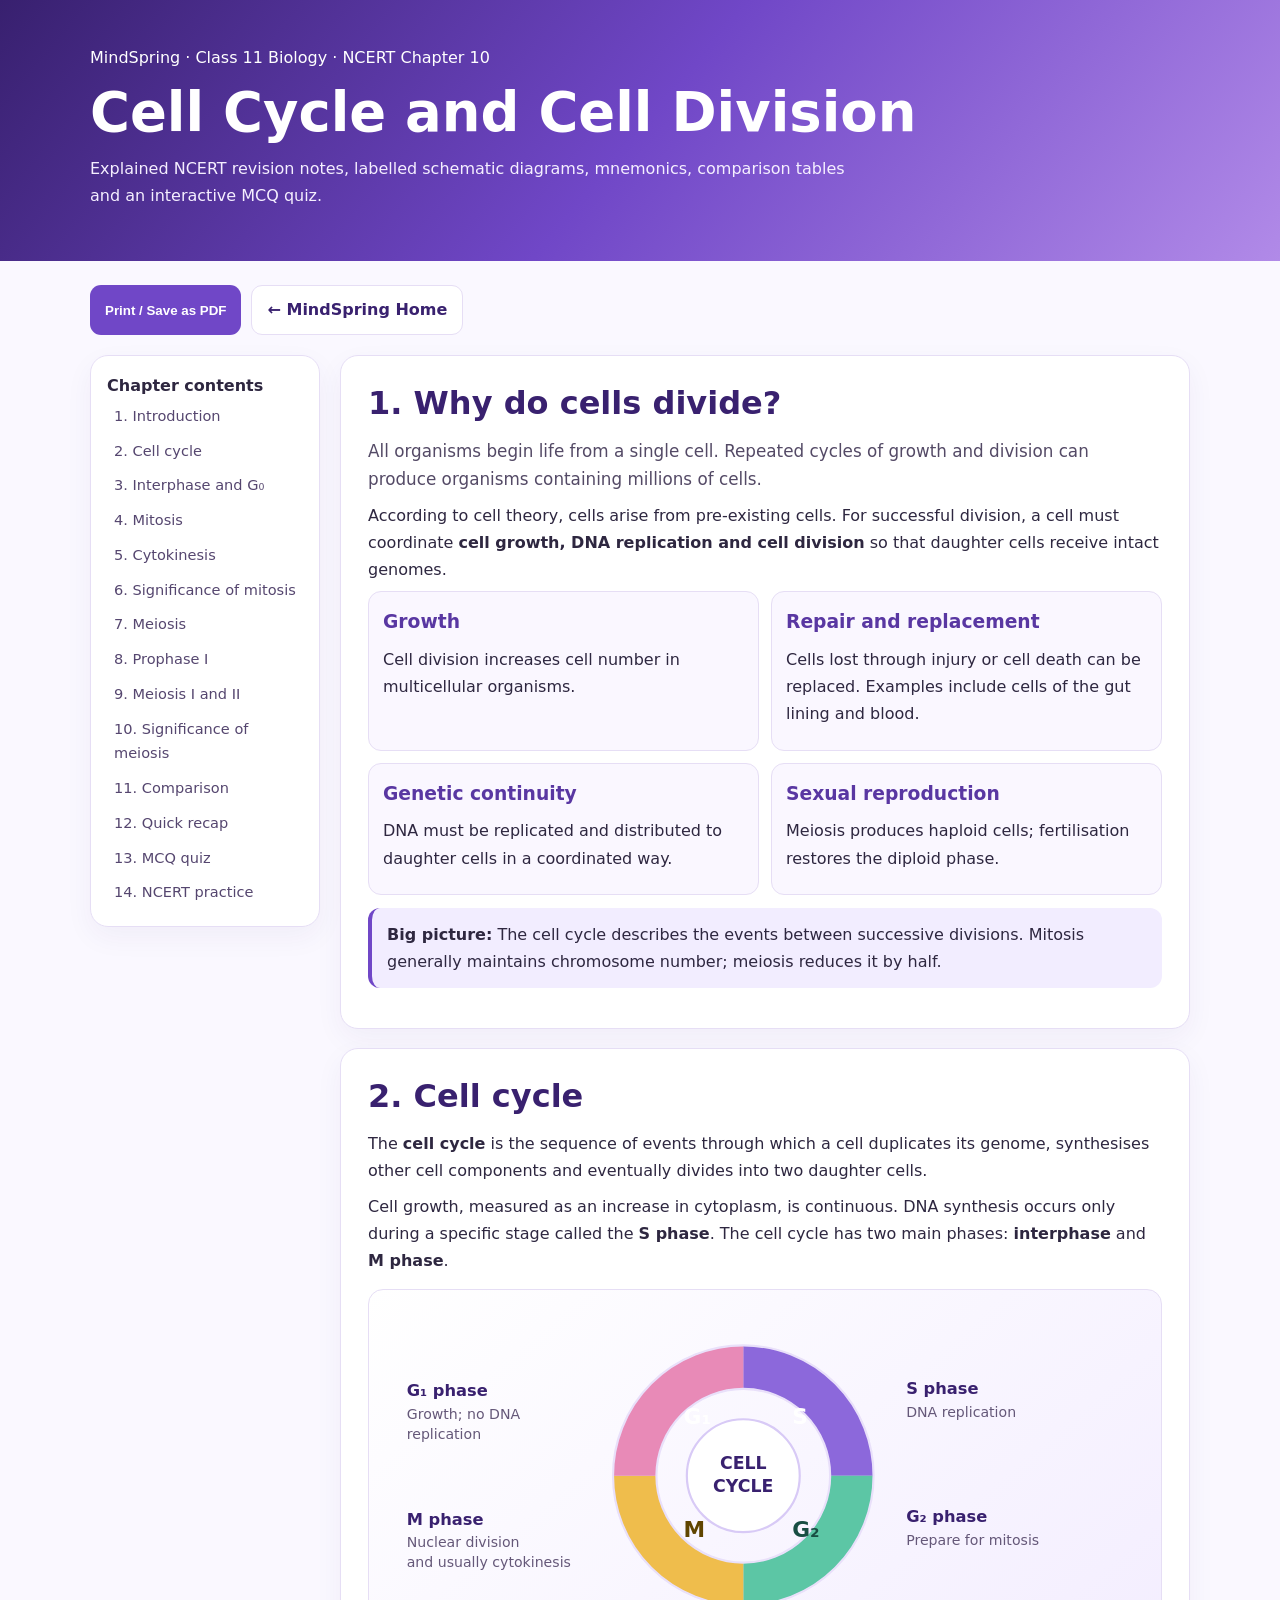
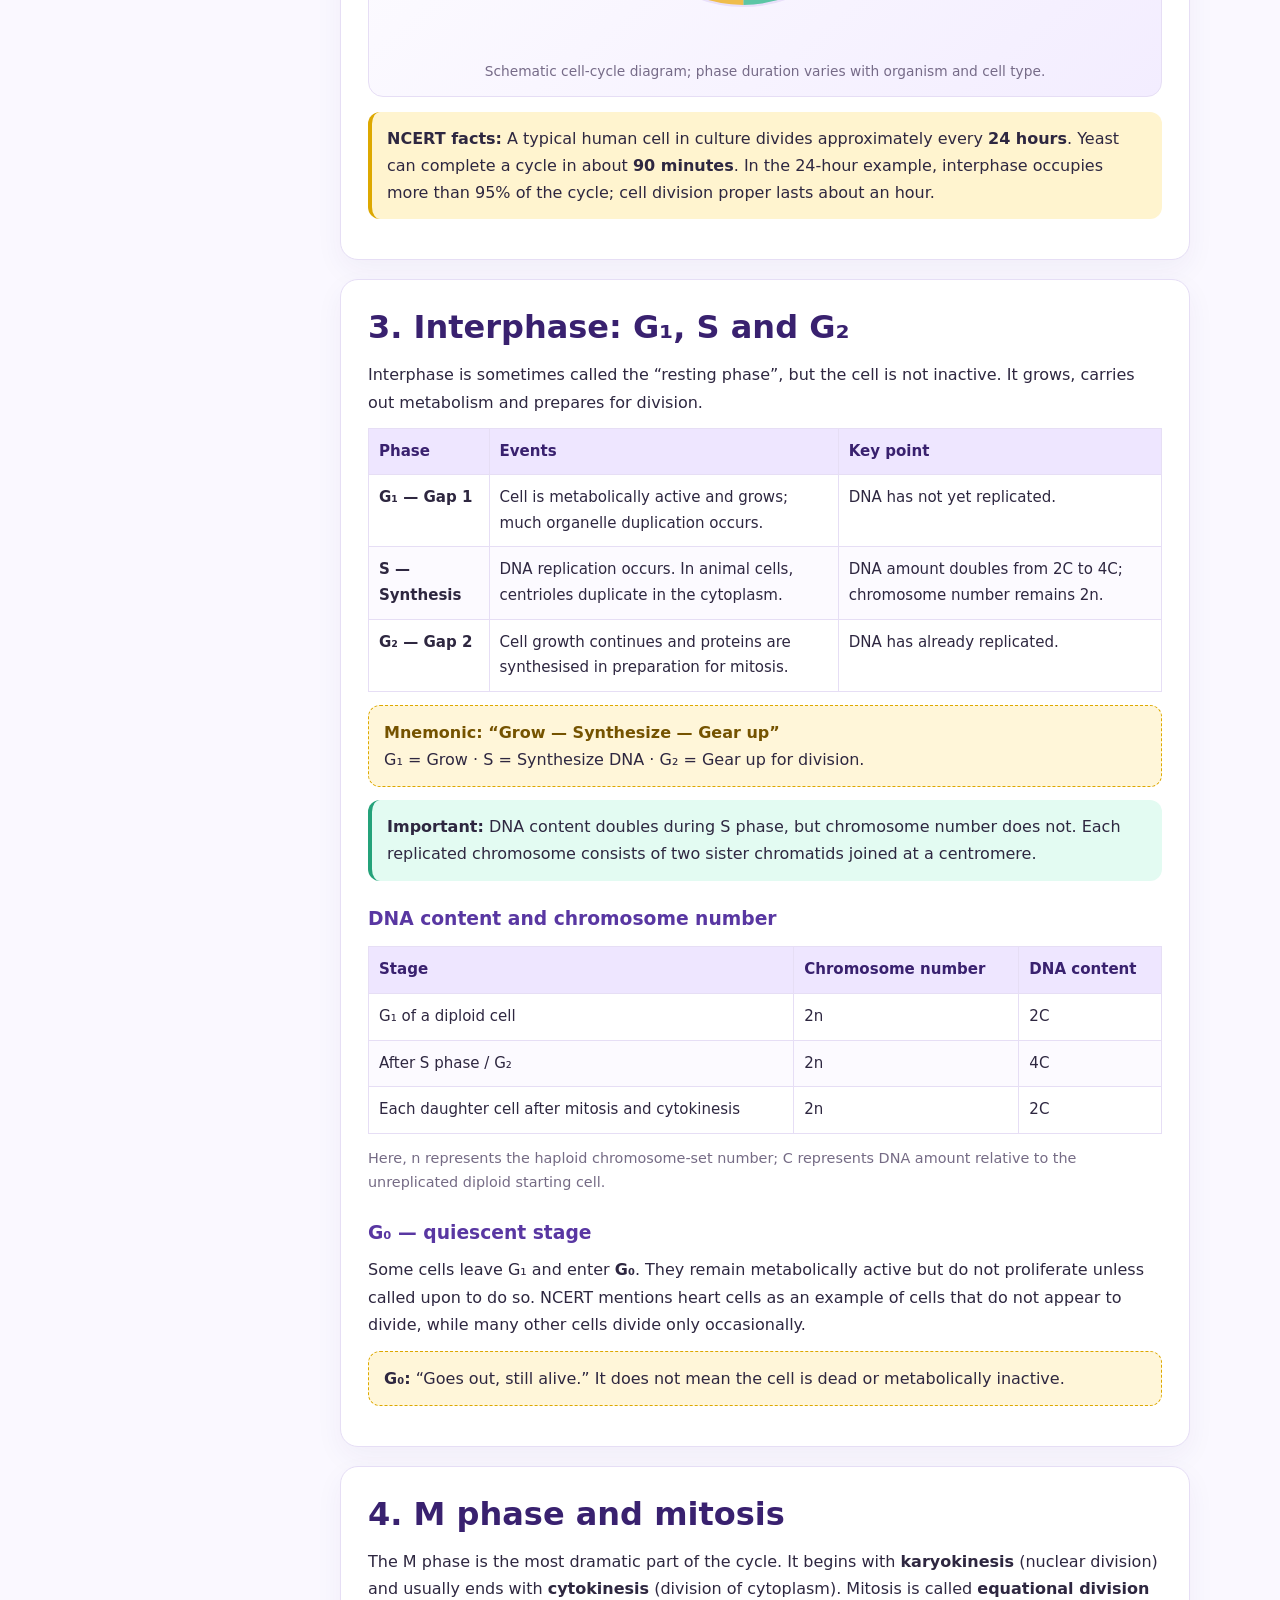
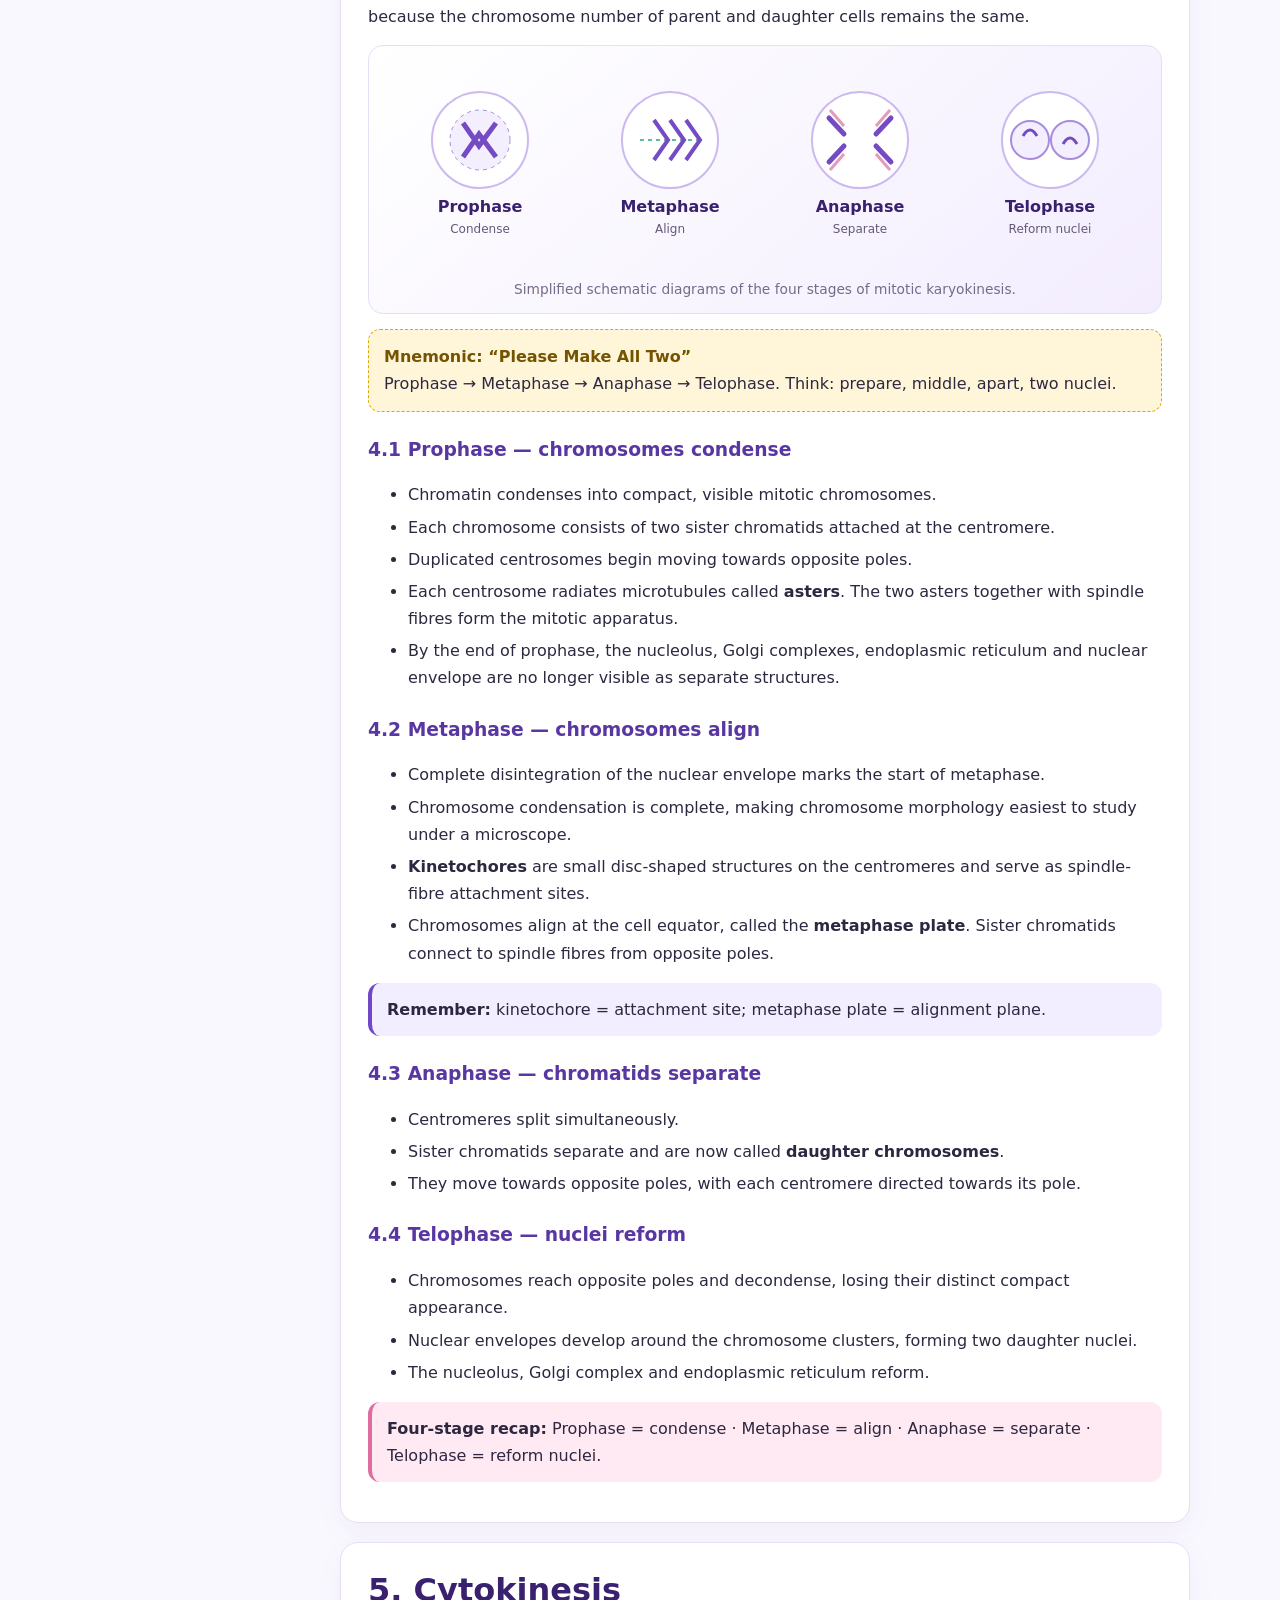
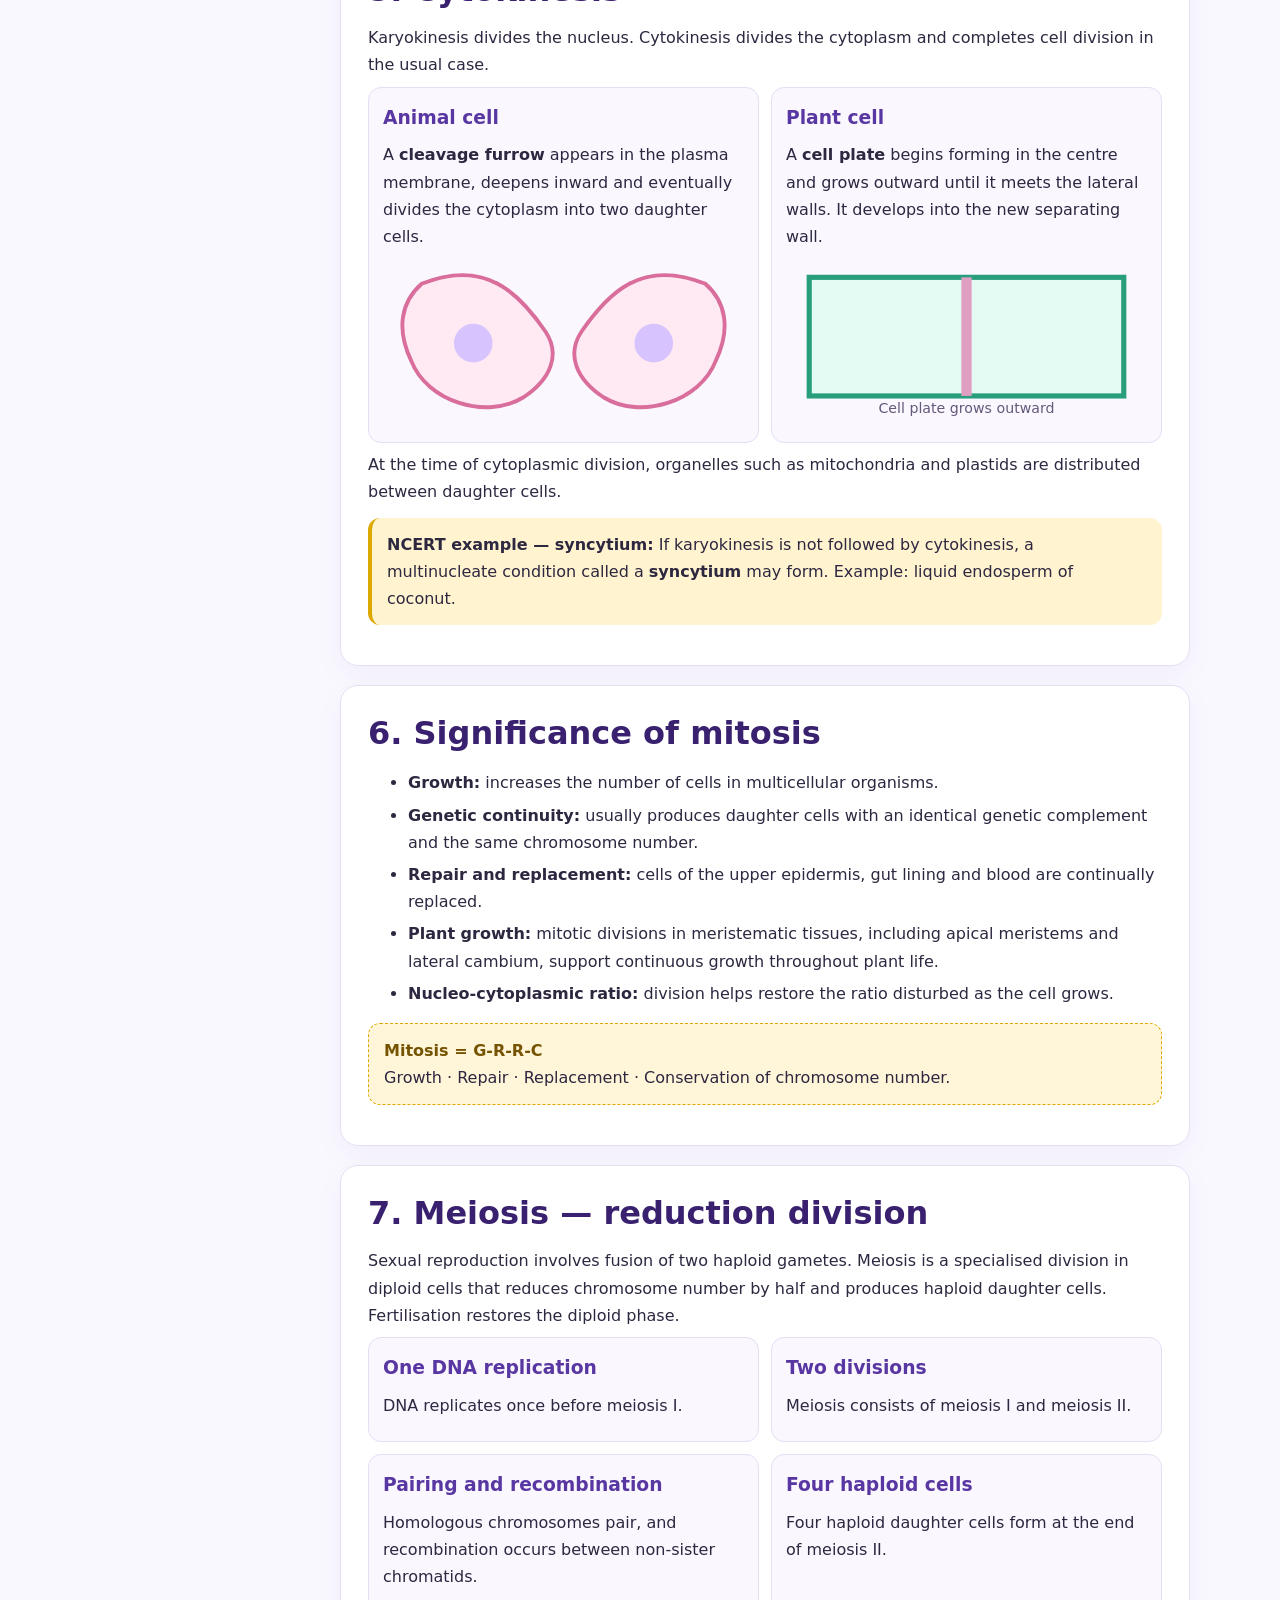
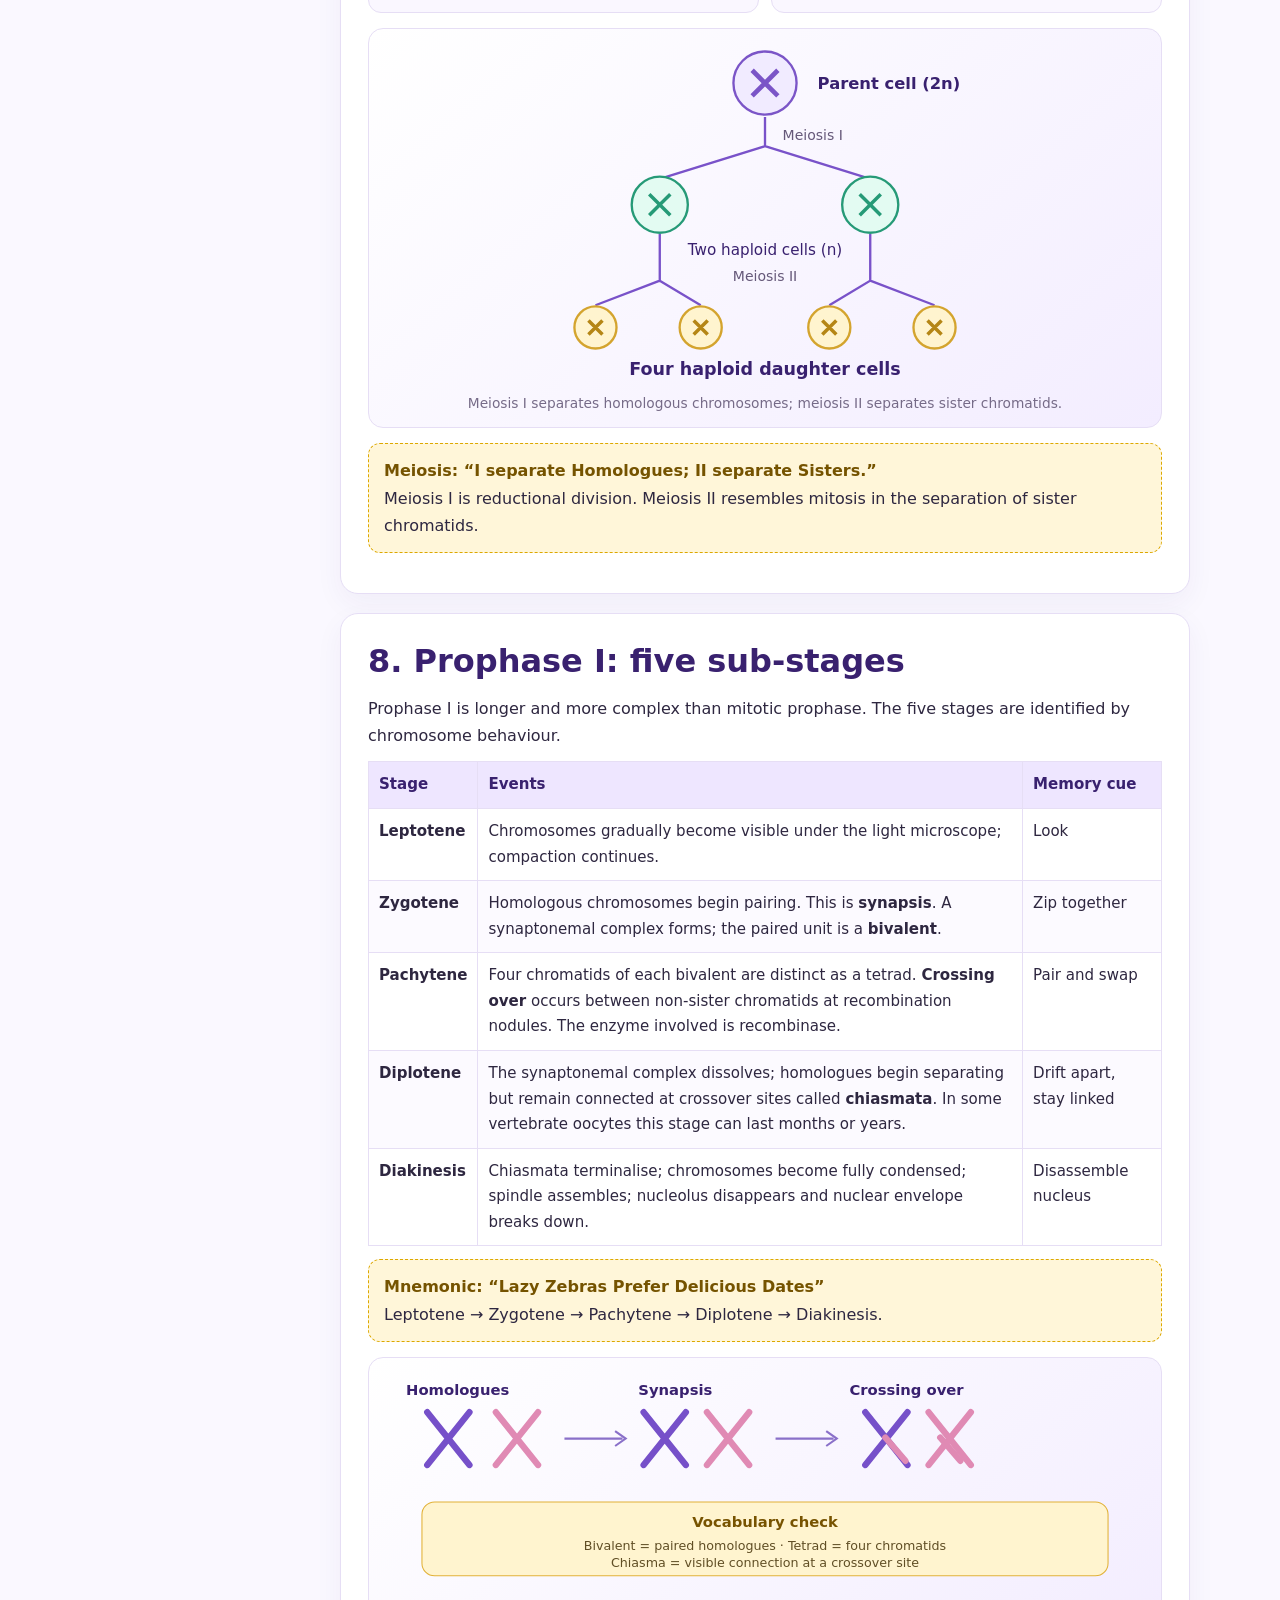
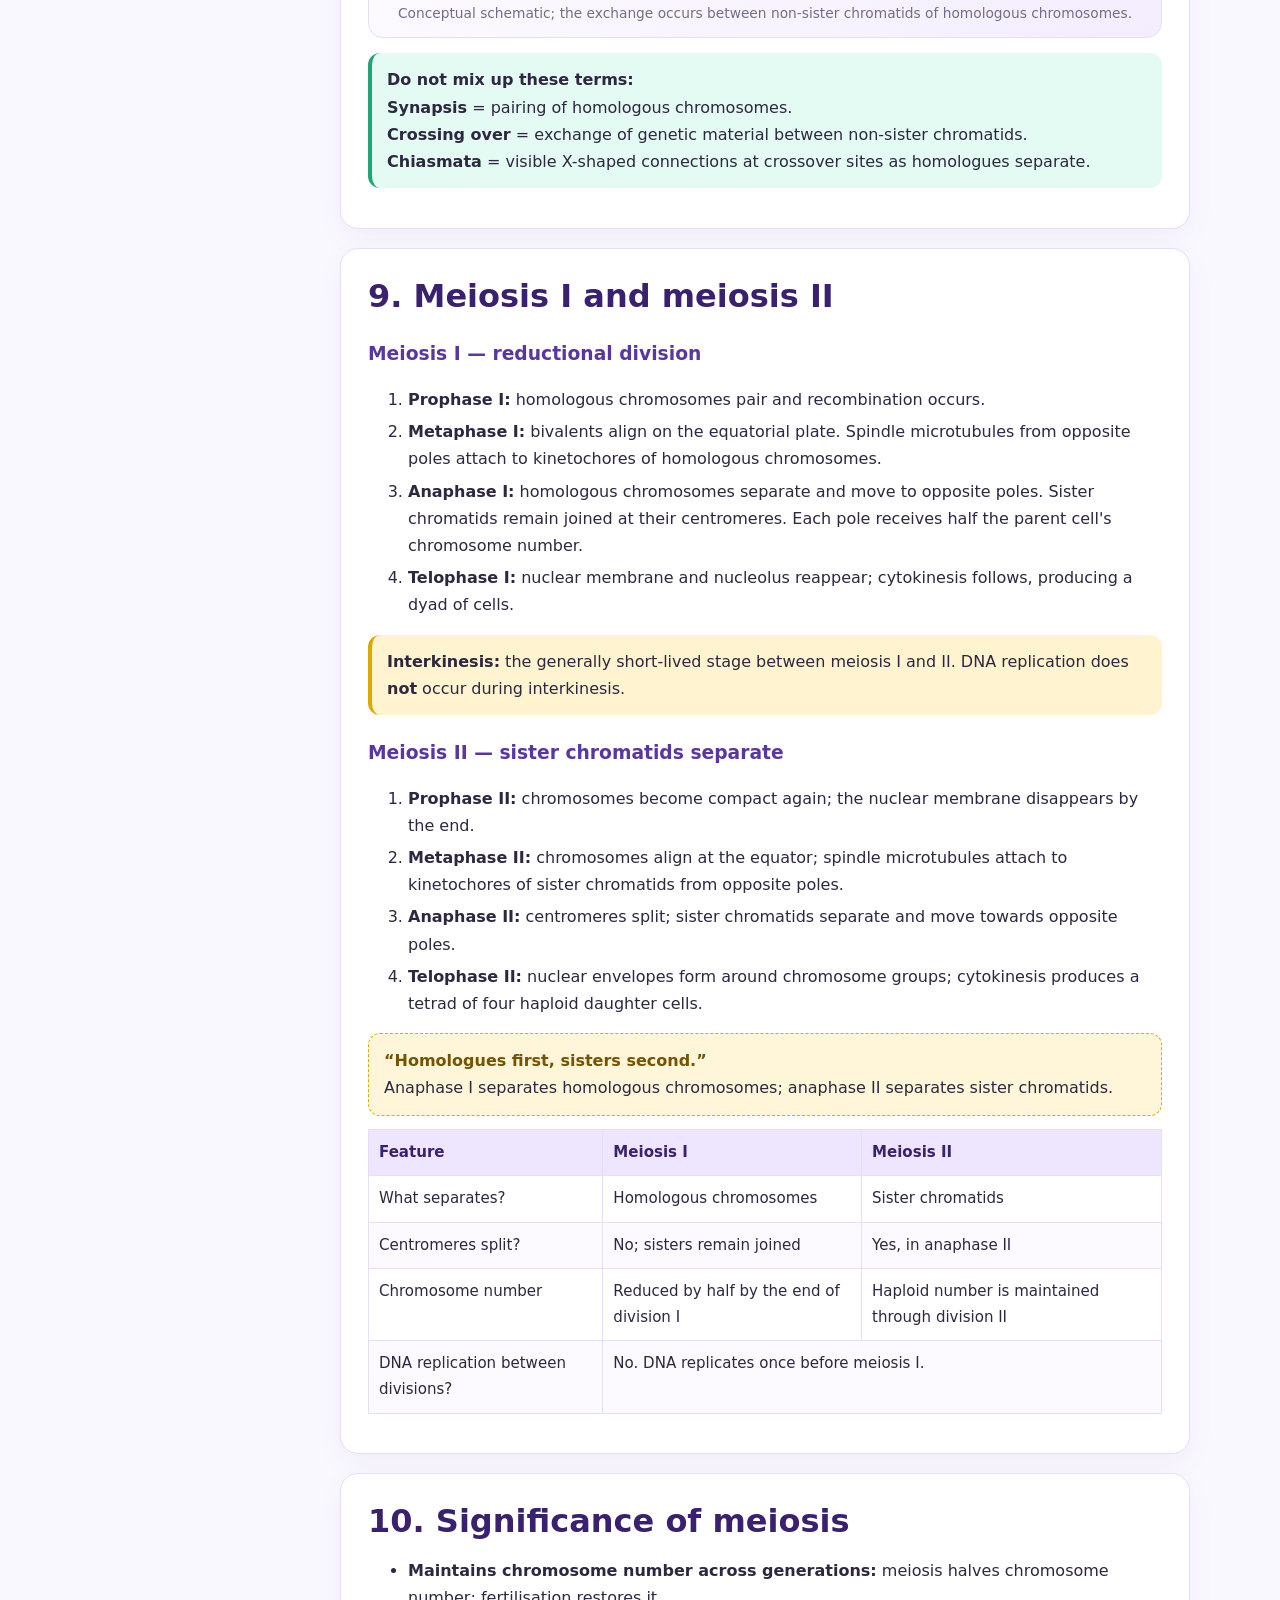
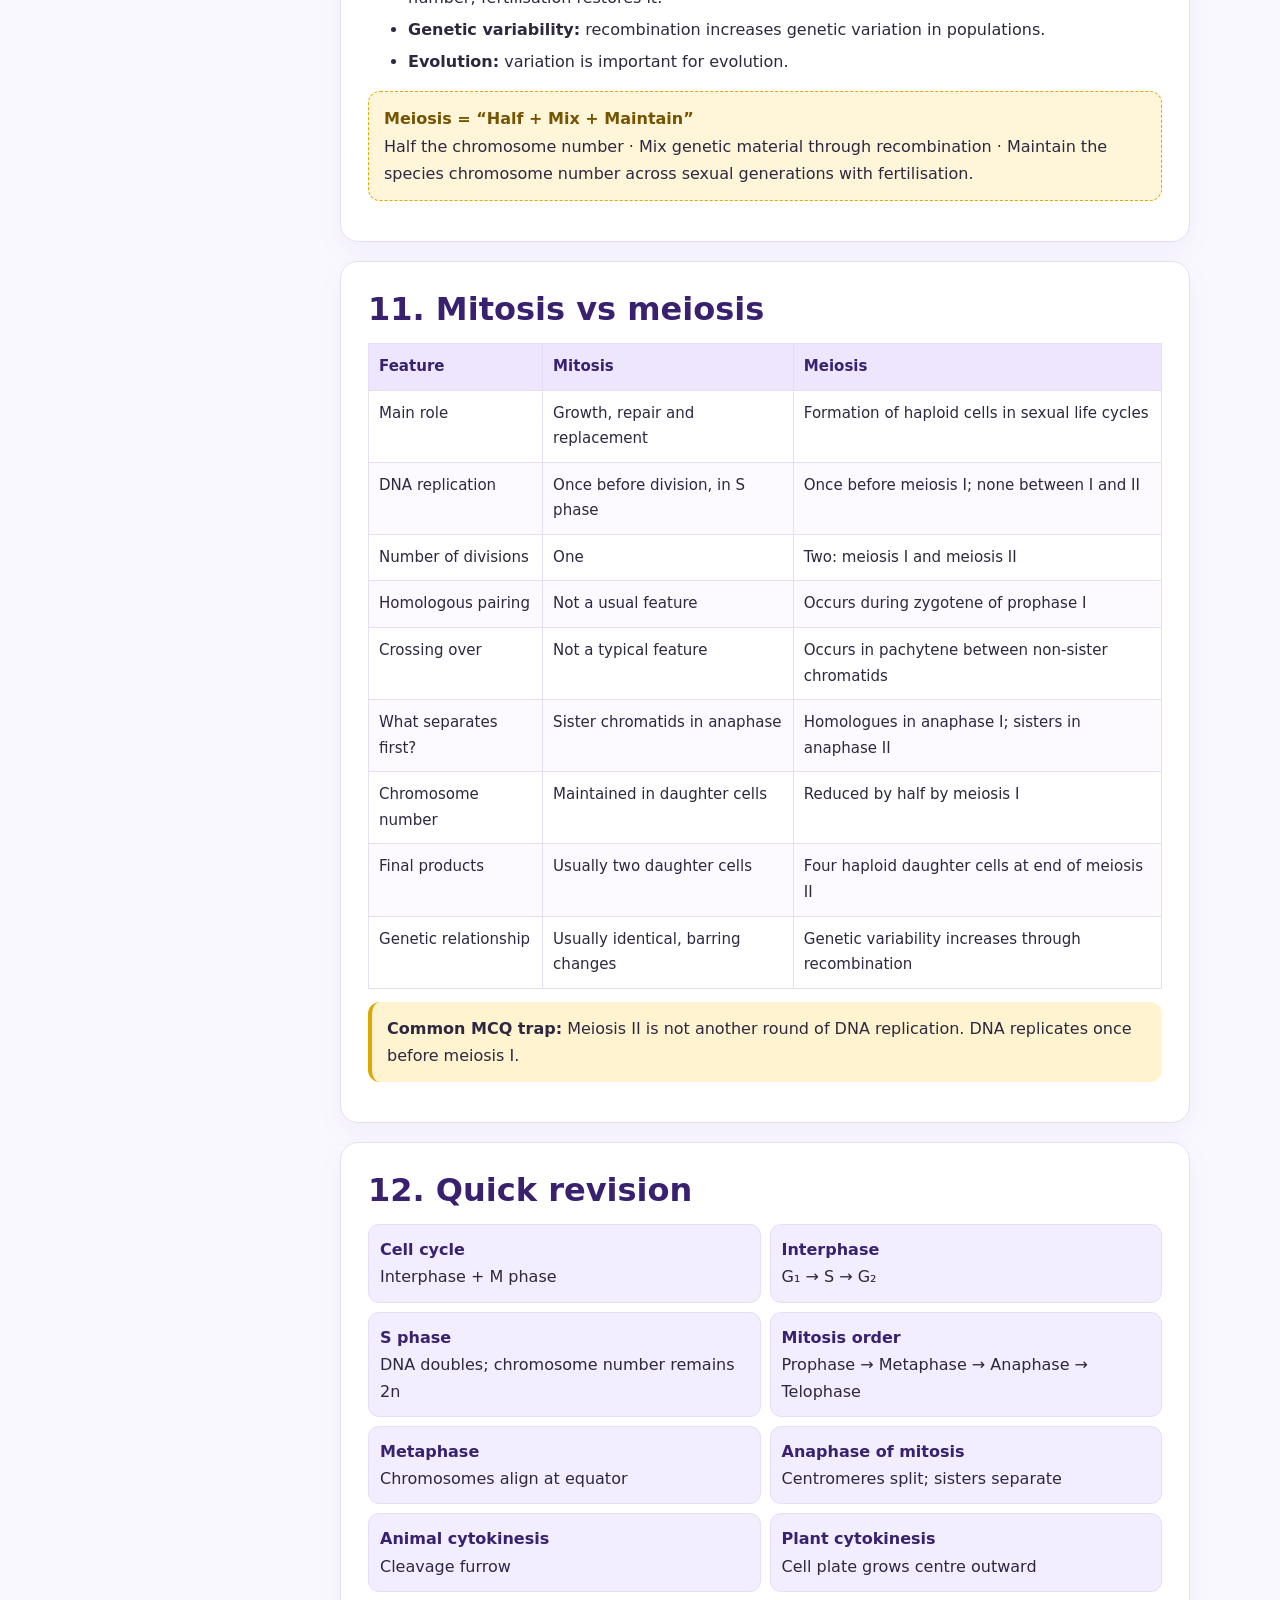
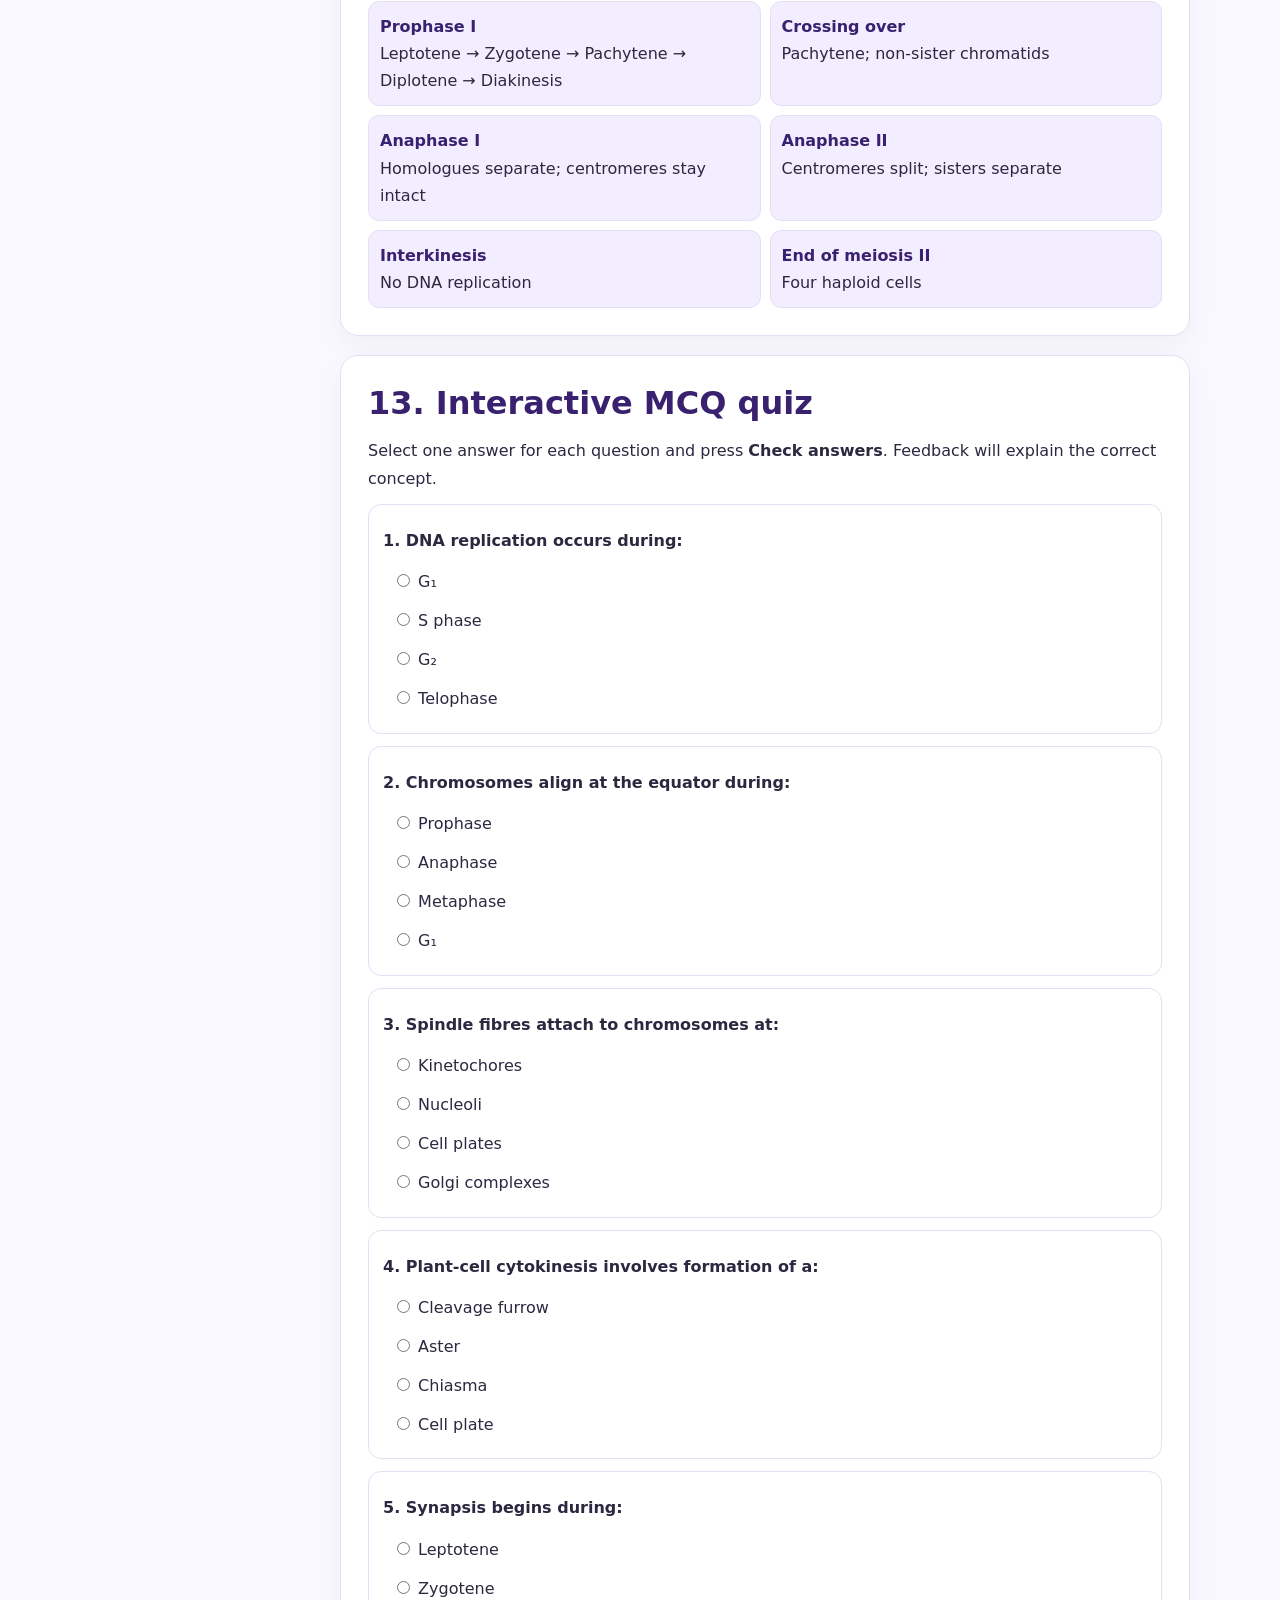
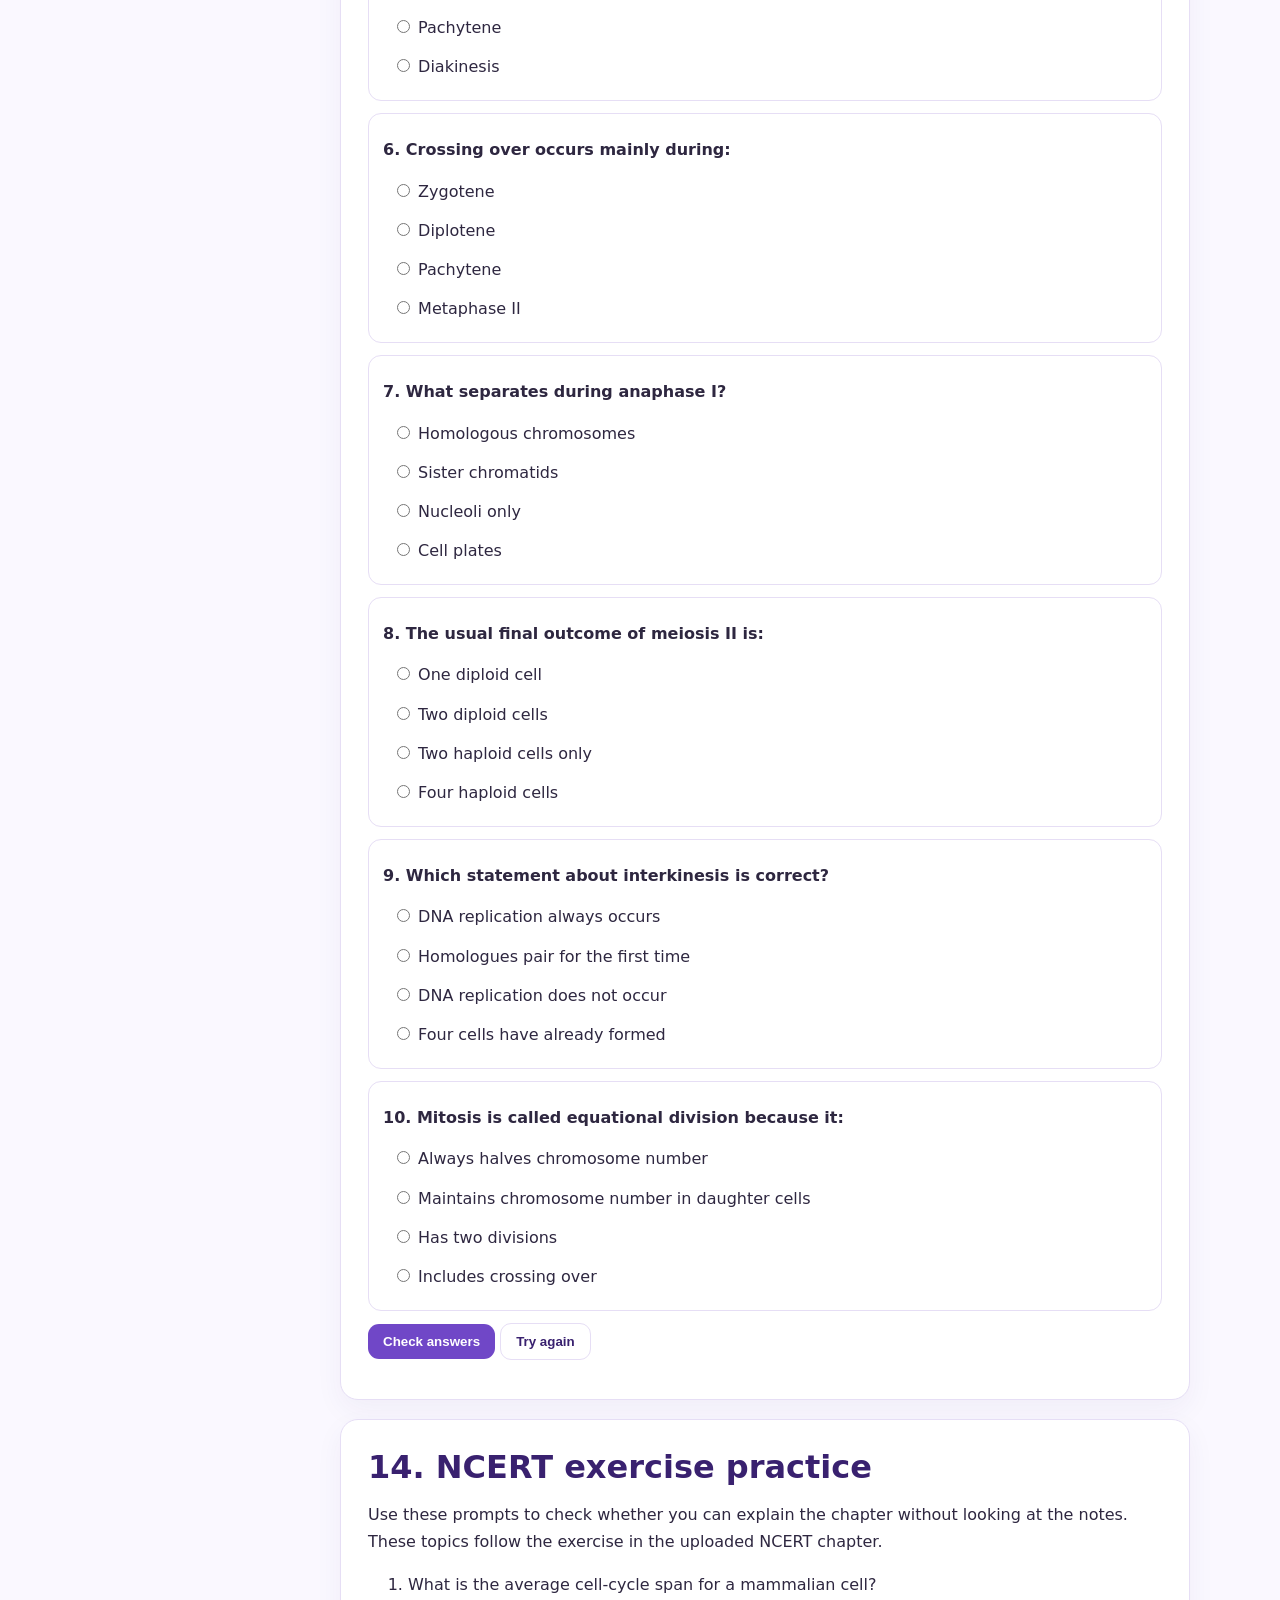
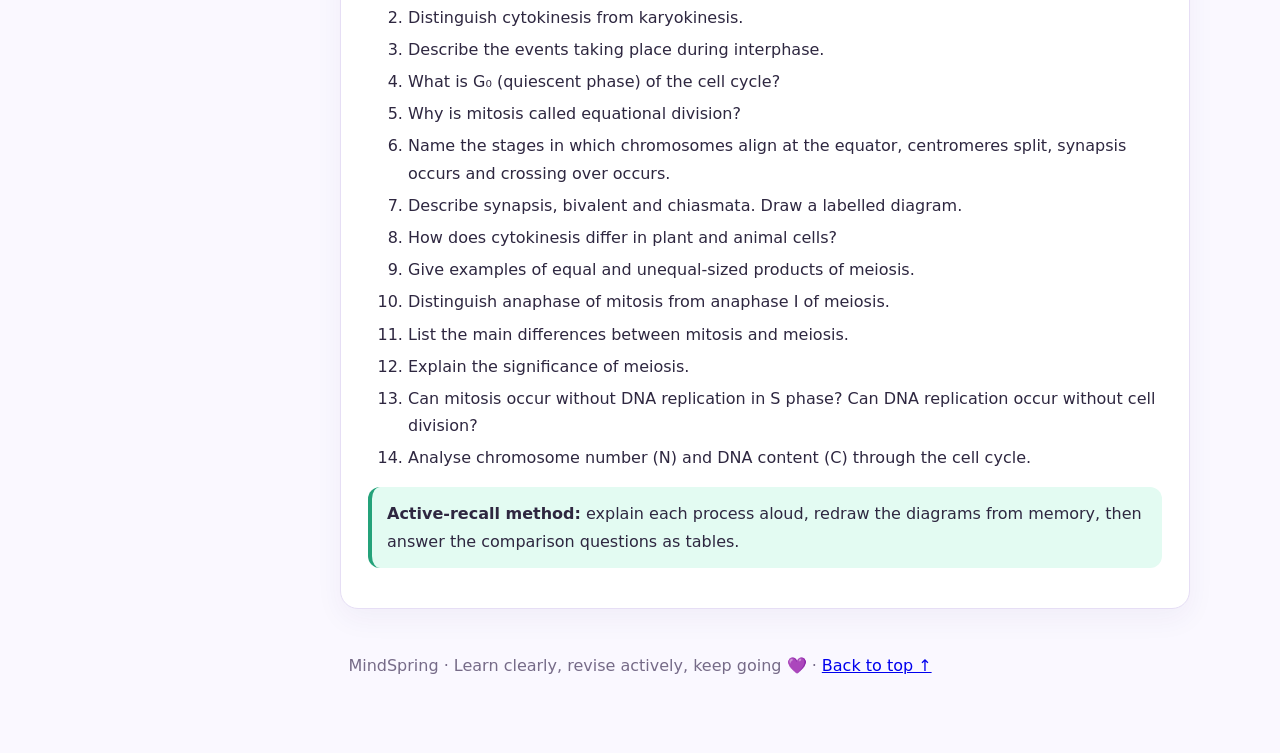
<file: cell cycle.11.html>
<!DOCTYPE html>
<html lang="en">
<head>
<meta charset="UTF-8">
<meta name="viewport" content="width=device-width, initial-scale=1.0">
<meta name="description" content="Class 11 Biology NCERT notes on Cell Cycle and Cell Division with diagrams, mnemonics and MCQs.">
<title>Cell Cycle and Cell Division | MindSpring</title>
<style>
:root{--p:#7047c7;--d:#39216f;--lav:#f2edff;--pink:#ffeaf3;--mint:#e3fbf2;--gold:#fff4cf;--ink:#2e2740;--line:#e6def5}
*{box-sizing:border-box}html{scroll-behavior:smooth}body{margin:0;background:#faf8ff;color:var(--ink);font:16px/1.7 system-ui,Arial,sans-serif}
.hero{padding:44px 20px;color:white;background:linear-gradient(130deg,#38206f,#7047c7,#b18ae8)}
.hero,.wrap{padding-left:max(18px,calc((100% - 1100px)/2));padding-right:max(18px,calc((100% - 1100px)/2))}
.hero h1{font-size:clamp(2rem,5vw,3.4rem);line-height:1.1;margin:12px 0}.hero p{max-width:760px;color:#f5efff}
.wrap{padding-top:24px;padding-bottom:50px}.toolbar{display:flex;gap:10px;flex-wrap:wrap;margin-bottom:20px}
button,.button{border:0;border-radius:11px;background:var(--p);color:white;padding:10px 15px;font-weight:750;cursor:pointer;text-decoration:none;display:inline-block}
.button.light,button.light{background:white;color:var(--d);border:1px solid var(--line)}
.layout{display:grid;grid-template-columns:230px minmax(0,1fr);gap:20px;align-items:start}
nav,.card{background:white;border:1px solid var(--line);border-radius:18px;box-shadow:0 10px 28px #39216f0d}
nav{padding:16px;position:sticky;top:12px}nav a{display:block;text-decoration:none;color:#55466f;padding:5px 7px;border-radius:8px;font-size:.91rem}nav a:hover{background:var(--lav)}
main{min-width:0}.card{padding:clamp(17px,3vw,27px);margin-bottom:19px}
h2{font-size:clamp(1.4rem,3vw,2rem);line-height:1.25;color:var(--d);margin:0 0 14px}h3{color:#5937a2;margin:22px 0 8px;font-size:1.17rem}h4{color:var(--d);margin-bottom:5px}
p{margin:8px 0}li{margin:5px 0}.lead{font-size:1.05rem;color:#544a66}
.callout,.mnemonic{padding:13px 15px;border-radius:12px;margin:13px 0;background:var(--lav);border-left:4px solid var(--p)}
.callout.mint{background:var(--mint);border-color:#24a27a}.callout.gold{background:var(--gold);border-color:#dda800}.callout.pink{background:var(--pink);border-color:#df6da0}
.mnemonic{background:#fff6d9;border:1px dashed #dda800}.mnemonic strong{color:#755300}
.grid2{display:grid;grid-template-columns:repeat(2,minmax(0,1fr));gap:12px}.mini{background:#faf7ff;border:1px solid var(--line);padding:14px;border-radius:13px}.mini h3{margin-top:0}
.tablewrap{overflow-x:auto;margin:12px 0}table{width:100%;min-width:530px;border-collapse:collapse;font-size:.94rem}th,td{border:1px solid var(--line);padding:10px;text-align:left;vertical-align:top}th{background:#eee6ff;color:var(--d)}tr:nth-child(even) td{background:#fcfaff}
.diagram{padding:12px;background:linear-gradient(140deg,#fff,#f3edff);border:1px solid var(--line);border-radius:15px;margin:15px 0;text-align:center}.diagram svg{width:100%;height:auto;max-width:760px;display:block;margin:auto}.caption{font-size:.86rem;color:#766b88}
.flashgrid{display:grid;grid-template-columns:repeat(2,minmax(0,1fr));gap:9px}.flash{padding:11px;border-radius:11px;background:var(--lav);border:1px solid var(--line)}.flash b{color:var(--d)}
.quizq{border:1px solid var(--line);border-radius:13px;padding:14px;margin:12px 0}.quizq p{font-weight:750}.quizq label{display:block;padding:6px 9px;border-radius:8px;cursor:pointer}.quizq label:hover{background:var(--lav)}.feedback{display:none;padding:10px;background:var(--mint);border-radius:9px;margin-top:8px}.quizq.answered .feedback{display:block}.correct{outline:1px solid #229e70}.wrong{outline:1px solid #db6481}.score{font-weight:800;color:var(--d);margin:12px 0}.small{font-size:.9rem;color:#756b85}.footer{text-align:center;color:#766b88;padding:24px}
@media(max-width:820px){.layout{grid-template-columns:1fr}nav{position:static}.grid2,.flashgrid{grid-template-columns:1fr}}
@media print{body{background:white}.toolbar,nav,.quiz-controls{display:none!important}.layout{display:block}.card{box-shadow:none;break-inside:avoid}.hero{-webkit-print-color-adjust:exact;print-color-adjust:exact}}
</style>
</head>
<body>
<header class="hero" id="top">
  <div class="eyebrow">MindSpring · Class 11 Biology · NCERT Chapter 10</div>
  <h1>Cell Cycle and Cell Division</h1>
  <p>Explained NCERT revision notes, labelled schematic diagrams, mnemonics, comparison tables and an interactive MCQ quiz.</p>
</header>

<div class="wrap">
<div class="toolbar">
  <button onclick="window.print()">Print / Save as PDF</button>
  <a class="button light" href="index.html">← MindSpring Home</a>
</div>
<div class="layout">
<nav>
  <b>Chapter contents</b>
  <a href="#intro">1. Introduction</a><a href="#cycle">2. Cell cycle</a>
  <a href="#interphase">3. Interphase and G₀</a><a href="#mitosis">4. Mitosis</a>
  <a href="#cyto">5. Cytokinesis</a><a href="#mitosis-significance">6. Significance of mitosis</a>
  <a href="#meiosis">7. Meiosis</a><a href="#prophase1">8. Prophase I</a>
  <a href="#stages">9. Meiosis I and II</a><a href="#meiosis-significance">10. Significance of meiosis</a>
  <a href="#compare">11. Comparison</a><a href="#recap">12. Quick recap</a>
  <a href="#quiz">13. MCQ quiz</a><a href="#practice">14. NCERT practice</a>
</nav>

<main>
<section class="card" id="intro">
<h2>1. Why do cells divide?</h2>
<p class="lead">All organisms begin life from a single cell. Repeated cycles of growth and division can produce organisms containing millions of cells.</p>
<p>According to cell theory, cells arise from pre-existing cells. For successful division, a cell must coordinate <b>cell growth, DNA replication and cell division</b> so that daughter cells receive intact genomes.</p>
<div class="grid2">
 <div class="mini"><h3>Growth</h3><p>Cell division increases cell number in multicellular organisms.</p></div>
 <div class="mini"><h3>Repair and replacement</h3><p>Cells lost through injury or cell death can be replaced. Examples include cells of the gut lining and blood.</p></div>
 <div class="mini"><h3>Genetic continuity</h3><p>DNA must be replicated and distributed to daughter cells in a coordinated way.</p></div>
 <div class="mini"><h3>Sexual reproduction</h3><p>Meiosis produces haploid cells; fertilisation restores the diploid phase.</p></div>
</div>
<div class="callout"><b>Big picture:</b> The cell cycle describes the events between successive divisions. Mitosis generally maintains chromosome number; meiosis reduces it by half.</div>
</section>

<section class="card" id="cycle">
<h2>2. Cell cycle</h2>
<p>The <b>cell cycle</b> is the sequence of events through which a cell duplicates its genome, synthesises other cell components and eventually divides into two daughter cells.</p>
<p>Cell growth, measured as an increase in cytoplasm, is continuous. DNA synthesis occurs only during a specific stage called the <b>S phase</b>. The cell cycle has two main phases: <b>interphase</b> and <b>M phase</b>.</p>
<div class="diagram">
<svg viewBox="0 0 700 330" role="img" aria-label="Cell cycle with G1, S, G2 and M phases">
<circle cx="330" cy="160" r="100" fill="none" stroke="#e9e0fa" stroke-width="42"/>
<path d="M330 60 A100 100 0 0 1 430 160" fill="none" stroke="#8c68db" stroke-width="38"/>
<path d="M430 160 A100 100 0 0 1 330 260" fill="none" stroke="#5cc6a5" stroke-width="38"/>
<path d="M330 260 A100 100 0 0 1 230 160" fill="none" stroke="#efbd4c" stroke-width="38"/>
<path d="M230 160 A100 100 0 0 1 330 60" fill="none" stroke="#e88ab7" stroke-width="38"/>
<text x="375" y="112" font-size="20" fill="white" font-weight="bold">S</text>
<text x="375" y="216" font-size="20" fill="#184e43" font-weight="bold">G₂</text>
<text x="275" y="216" font-size="20" fill="#604500" font-weight="bold">M</text>
<text x="275" y="112" font-size="20" fill="white" font-weight="bold">G₁</text>
<circle cx="330" cy="160" r="52" fill="white" stroke="#d8caf6" stroke-width="2"/>
<text x="330" y="154" text-anchor="middle" font-size="16" font-weight="bold" fill="#39216f">CELL</text><text x="330" y="175" text-anchor="middle" font-size="16" font-weight="bold" fill="#39216f">CYCLE</text>
<text x="480" y="85" font-size="15" fill="#39216f" font-weight="bold">S phase</text><text x="480" y="106" font-size="13" fill="#655879">DNA replication</text>
<text x="480" y="203" font-size="15" fill="#39216f" font-weight="bold">G₂ phase</text><text x="480" y="224" font-size="13" fill="#655879">Prepare for mitosis</text>
<text x="20" y="87" font-size="15" fill="#39216f" font-weight="bold">G₁ phase</text><text x="20" y="108" font-size="13" fill="#655879">Growth; no DNA</text><text x="20" y="126" font-size="13" fill="#655879">replication</text>
<text x="20" y="205" font-size="15" fill="#39216f" font-weight="bold">M phase</text><text x="20" y="226" font-size="13" fill="#655879">Nuclear division</text><text x="20" y="244" font-size="13" fill="#655879">and usually cytokinesis</text>
</svg>
<div class="caption">Schematic cell-cycle diagram; phase duration varies with organism and cell type.</div>
</div>
<div class="callout gold"><b>NCERT facts:</b> A typical human cell in culture divides approximately every <b>24 hours</b>. Yeast can complete a cycle in about <b>90 minutes</b>. In the 24-hour example, interphase occupies more than 95% of the cycle; cell division proper lasts about an hour.</div>
</section>

<section class="card" id="interphase">
<h2>3. Interphase: G₁, S and G₂</h2>
<p>Interphase is sometimes called the “resting phase”, but the cell is not inactive. It grows, carries out metabolism and prepares for division.</p>
<div class="tablewrap"><table><thead><tr><th>Phase</th><th>Events</th><th>Key point</th></tr></thead><tbody>
<tr><td><b>G₁ — Gap 1</b></td><td>Cell is metabolically active and grows; much organelle duplication occurs.</td><td>DNA has not yet replicated.</td></tr>
<tr><td><b>S — Synthesis</b></td><td>DNA replication occurs. In animal cells, centrioles duplicate in the cytoplasm.</td><td>DNA amount doubles from 2C to 4C; chromosome number remains 2n.</td></tr>
<tr><td><b>G₂ — Gap 2</b></td><td>Cell growth continues and proteins are synthesised in preparation for mitosis.</td><td>DNA has already replicated.</td></tr>
</tbody></table></div>
<div class="mnemonic"><strong>Mnemonic: “Grow — Synthesize — Gear up”</strong><br>G₁ = Grow · S = Synthesize DNA · G₂ = Gear up for division.</div>
<div class="callout mint"><b>Important:</b> DNA content doubles during S phase, but chromosome number does not. Each replicated chromosome consists of two sister chromatids joined at a centromere.</div>
<h3>DNA content and chromosome number</h3>
<div class="tablewrap"><table><thead><tr><th>Stage</th><th>Chromosome number</th><th>DNA content</th></tr></thead><tbody>
<tr><td>G₁ of a diploid cell</td><td>2n</td><td>2C</td></tr><tr><td>After S phase / G₂</td><td>2n</td><td>4C</td></tr><tr><td>Each daughter cell after mitosis and cytokinesis</td><td>2n</td><td>2C</td></tr>
</tbody></table></div>
<p class="small">Here, n represents the haploid chromosome-set number; C represents DNA amount relative to the unreplicated diploid starting cell.</p>
<h3>G₀ — quiescent stage</h3>
<p>Some cells leave G₁ and enter <b>G₀</b>. They remain metabolically active but do not proliferate unless called upon to do so. NCERT mentions heart cells as an example of cells that do not appear to divide, while many other cells divide only occasionally.</p>
<div class="mnemonic"><b>G₀:</b> “Goes out, still alive.” It does not mean the cell is dead or metabolically inactive.</div>
</section>

<section class="card" id="mitosis">
<h2>4. M phase and mitosis</h2>
<p>The M phase is the most dramatic part of the cycle. It begins with <b>karyokinesis</b> (nuclear division) and usually ends with <b>cytokinesis</b> (division of cytoplasm). Mitosis is called <b>equational division</b> because the chromosome number of parent and daughter cells remains the same.</p>
<div class="diagram">
<svg viewBox="0 0 760 220" role="img" aria-label="Mitosis stages: prophase, metaphase, anaphase, telophase">
<g font-size="16" font-weight="bold" fill="#39216f" text-anchor="middle">
<circle cx="95" cy="82" r="48" fill="#fff" stroke="#cbb9f0" stroke-width="2"/><circle cx="95" cy="82" r="30" fill="#f4efff" stroke="#a88cdd" stroke-dasharray="4 4"/><path d="M78 65 L94 88 L111 65 M78 99 L94 76 L111 99" fill="none" stroke="#754bc4" stroke-width="5"/><text x="95" y="154">Prophase</text><text x="95" y="175" font-size="12" font-weight="normal" fill="#655879">Condense</text>
<circle cx="285" cy="82" r="48" fill="#fff" stroke="#cbb9f0" stroke-width="2"/><path d="M255 82 L315 82" stroke="#5abca2" stroke-dasharray="4 4" stroke-width="2"/><path d="M269 62 L283 82 L269 102 M285 62 L299 82 L285 102 M301 62 L315 82 L301 102" fill="none" stroke="#754bc4" stroke-width="4"/><text x="285" y="154">Metaphase</text><text x="285" y="175" font-size="12" font-weight="normal" fill="#655879">Align</text>
<circle cx="475" cy="82" r="48" fill="#fff" stroke="#cbb9f0" stroke-width="2"/><path d="M444 60 L459 76 M444 104 L459 88 M506 60 L491 76 M506 104 L491 88" stroke="#754bc4" stroke-width="5" stroke-linecap="round"/><path d="M445 52 L459 68 M445 112 L459 96 M505 52 L491 68 M505 112 L491 96" stroke="#e49abb" stroke-width="3"/><text x="475" y="154">Anaphase</text><text x="475" y="175" font-size="12" font-weight="normal" fill="#655879">Separate</text>
<circle cx="665" cy="82" r="48" fill="#fff" stroke="#cbb9f0" stroke-width="2"/><circle cx="645" cy="82" r="19" fill="#f4efff" stroke="#a88cdd" stroke-width="2"/><circle cx="685" cy="82" r="19" fill="#f4efff" stroke="#a88cdd" stroke-width="2"/><path d="M638 78 q7 -12 14 0 M678 86 q7 -12 14 0" fill="none" stroke="#754bc4" stroke-width="3"/><text x="665" y="154">Telophase</text><text x="665" y="175" font-size="12" font-weight="normal" fill="#655879">Reform nuclei</text>
</g></svg>
<div class="caption">Simplified schematic diagrams of the four stages of mitotic karyokinesis.</div>
</div>
<div class="mnemonic"><strong>Mnemonic: “Please Make All Two”</strong><br>Prophase → Metaphase → Anaphase → Telophase. Think: prepare, middle, apart, two nuclei.</div>
<h3>4.1 Prophase — chromosomes condense</h3>
<ul><li>Chromatin condenses into compact, visible mitotic chromosomes.</li><li>Each chromosome consists of two sister chromatids attached at the centromere.</li><li>Duplicated centrosomes begin moving towards opposite poles.</li><li>Each centrosome radiates microtubules called <b>asters</b>. The two asters together with spindle fibres form the mitotic apparatus.</li><li>By the end of prophase, the nucleolus, Golgi complexes, endoplasmic reticulum and nuclear envelope are no longer visible as separate structures.</li></ul>
<h3>4.2 Metaphase — chromosomes align</h3>
<ul><li>Complete disintegration of the nuclear envelope marks the start of metaphase.</li><li>Chromosome condensation is complete, making chromosome morphology easiest to study under a microscope.</li><li><b>Kinetochores</b> are small disc-shaped structures on the centromeres and serve as spindle-fibre attachment sites.</li><li>Chromosomes align at the cell equator, called the <b>metaphase plate</b>. Sister chromatids connect to spindle fibres from opposite poles.</li></ul>
<div class="callout"><b>Remember:</b> kinetochore = attachment site; metaphase plate = alignment plane.</div>
<h3>4.3 Anaphase — chromatids separate</h3>
<ul><li>Centromeres split simultaneously.</li><li>Sister chromatids separate and are now called <b>daughter chromosomes</b>.</li><li>They move towards opposite poles, with each centromere directed towards its pole.</li></ul>
<h3>4.4 Telophase — nuclei reform</h3>
<ul><li>Chromosomes reach opposite poles and decondense, losing their distinct compact appearance.</li><li>Nuclear envelopes develop around the chromosome clusters, forming two daughter nuclei.</li><li>The nucleolus, Golgi complex and endoplasmic reticulum reform.</li></ul>
<div class="callout pink"><b>Four-stage recap:</b> Prophase = condense · Metaphase = align · Anaphase = separate · Telophase = reform nuclei.</div>
</section>

<section class="card" id="cyto">
<h2>5. Cytokinesis</h2>
<p>Karyokinesis divides the nucleus. Cytokinesis divides the cytoplasm and completes cell division in the usual case.</p>
<div class="grid2">
<div class="mini"><h3>Animal cell</h3><p>A <b>cleavage furrow</b> appears in the plasma membrane, deepens inward and eventually divides the cytoplasm into two daughter cells.</p>
<svg viewBox="0 0 280 125" role="img" aria-label="Animal cell cleavage furrow"><path d="M30 20 C80 0 106 28 126 57 C138 75 130 94 109 108 C80 126 34 111 22 80 C10 55 14 34 30 20Z" fill="#ffeaf3" stroke="#d96d9c" stroke-width="3"/><path d="M250 20 C200 0 174 28 154 57 C142 75 150 94 171 108 C200 126 246 111 258 80 C270 55 266 34 250 20Z" fill="#ffeaf3" stroke="#d96d9c" stroke-width="3"/><circle cx="70" cy="66" r="15" fill="#d7c4ff"/><circle cx="210" cy="66" r="15" fill="#d7c4ff"/></svg></div>
<div class="mini"><h3>Plant cell</h3><p>A <b>cell plate</b> begins forming in the centre and grows outward until it meets the lateral walls. It develops into the new separating wall.</p>
<svg viewBox="0 0 280 125" role="img" aria-label="Plant cell cell plate"><rect x="18" y="15" width="244" height="92" fill="#e3fbf2" stroke="#299e7c" stroke-width="4"/><rect x="136" y="15" width="8" height="92" fill="#df9fc2"/><text x="140" y="120" text-anchor="middle" font-size="11" fill="#655879">Cell plate grows outward</text></svg></div>
</div>
<p>At the time of cytoplasmic division, organelles such as mitochondria and plastids are distributed between daughter cells.</p>
<div class="callout gold"><b>NCERT example — syncytium:</b> If karyokinesis is not followed by cytokinesis, a multinucleate condition called a <b>syncytium</b> may form. Example: liquid endosperm of coconut.</div>
</section>

<section class="card" id="mitosis-significance">
<h2>6. Significance of mitosis</h2>
<ul><li><b>Growth:</b> increases the number of cells in multicellular organisms.</li><li><b>Genetic continuity:</b> usually produces daughter cells with an identical genetic complement and the same chromosome number.</li><li><b>Repair and replacement:</b> cells of the upper epidermis, gut lining and blood are continually replaced.</li><li><b>Plant growth:</b> mitotic divisions in meristematic tissues, including apical meristems and lateral cambium, support continuous growth throughout plant life.</li><li><b>Nucleo-cytoplasmic ratio:</b> division helps restore the ratio disturbed as the cell grows.</li></ul>
<div class="mnemonic"><strong>Mitosis = G-R-R-C</strong><br>Growth · Repair · Replacement · Conservation of chromosome number.</div>
</section>

<section class="card" id="meiosis">
<h2>7. Meiosis — reduction division</h2>
<p>Sexual reproduction involves fusion of two haploid gametes. Meiosis is a specialised division in diploid cells that reduces chromosome number by half and produces haploid daughter cells. Fertilisation restores the diploid phase.</p>
<div class="grid2">
<div class="mini"><h3>One DNA replication</h3><p>DNA replicates once before meiosis I.</p></div>
<div class="mini"><h3>Two divisions</h3><p>Meiosis consists of meiosis I and meiosis II.</p></div>
<div class="mini"><h3>Pairing and recombination</h3><p>Homologous chromosomes pair, and recombination occurs between non-sister chromatids.</p></div>
<div class="mini"><h3>Four haploid cells</h3><p>Four haploid daughter cells form at the end of meiosis II.</p></div>
</div>
<div class="diagram">
<svg viewBox="0 0 650 300" role="img" aria-label="Meiosis makes two cells after meiosis I and four haploid cells after meiosis II">
<circle cx="325" cy="36" r="27" fill="#f1ebff" stroke="#7b55c7" stroke-width="2"/><path d="M314 25 L336 47 M336 25 L314 47" stroke="#7b55c7" stroke-width="4"/>
<text x="370" y="41" font-size="14" fill="#39216f" font-weight="bold">Parent cell (2n)</text>
<path d="M325 65 V90 M325 90 L235 118 M325 90 L415 118" stroke="#7952c9" stroke-width="2" fill="none"/>
<text x="340" y="85" font-size="12" fill="#655879">Meiosis I</text>
<circle cx="235" cy="140" r="24" fill="#e3fbf2" stroke="#269a77" stroke-width="2"/><path d="M226 131 L244 149 M244 131 L226 149" stroke="#269a77" stroke-width="3"/>
<circle cx="415" cy="140" r="24" fill="#e3fbf2" stroke="#269a77" stroke-width="2"/><path d="M406 131 L424 149 M424 131 L406 149" stroke="#269a77" stroke-width="3"/>
<text x="325" y="183" text-anchor="middle" font-size="13" fill="#39216f">Two haploid cells (n)</text>
<path d="M235 165 V205 L180 226 M235 205 L270 226 M415 165 V205 L380 226 M415 205 L470 226" stroke="#7952c9" stroke-width="2" fill="none"/>
<text x="325" y="205" text-anchor="middle" font-size="12" fill="#655879">Meiosis II</text>
<g fill="#fff4cf" stroke="#d4a42e" stroke-width="2"><circle cx="180" cy="245" r="18"/><circle cx="270" cy="245" r="18"/><circle cx="380" cy="245" r="18"/><circle cx="470" cy="245" r="18"/></g>
<g stroke="#b58616" stroke-width="3"><path d="M174 239 L186 251 M186 239 L174 251 M264 239 L276 251 M276 239 L264 251 M374 239 L386 251 M386 239 L374 251 M464 239 L476 251 M476 239 L464 251"/></g>
<text x="325" y="286" text-anchor="middle" font-size="15" font-weight="bold" fill="#39216f">Four haploid daughter cells</text>
</svg>
<div class="caption">Meiosis I separates homologous chromosomes; meiosis II separates sister chromatids.</div>
</div>
<div class="mnemonic"><strong>Meiosis: “I separate Homologues; II separate Sisters.”</strong><br>Meiosis I is reductional division. Meiosis II resembles mitosis in the separation of sister chromatids.</div>
</section>

<section class="card" id="prophase1">
<h2>8. Prophase I: five sub-stages</h2>
<p>Prophase I is longer and more complex than mitotic prophase. The five stages are identified by chromosome behaviour.</p>
<div class="tablewrap"><table><thead><tr><th>Stage</th><th>Events</th><th>Memory cue</th></tr></thead><tbody>
<tr><td><b>Leptotene</b></td><td>Chromosomes gradually become visible under the light microscope; compaction continues.</td><td>Look</td></tr>
<tr><td><b>Zygotene</b></td><td>Homologous chromosomes begin pairing. This is <b>synapsis</b>. A synaptonemal complex forms; the paired unit is a <b>bivalent</b>.</td><td>Zip together</td></tr>
<tr><td><b>Pachytene</b></td><td>Four chromatids of each bivalent are distinct as a tetrad. <b>Crossing over</b> occurs between non-sister chromatids at recombination nodules. The enzyme involved is recombinase.</td><td>Pair and swap</td></tr>
<tr><td><b>Diplotene</b></td><td>The synaptonemal complex dissolves; homologues begin separating but remain connected at crossover sites called <b>chiasmata</b>. In some vertebrate oocytes this stage can last months or years.</td><td>Drift apart, stay linked</td></tr>
<tr><td><b>Diakinesis</b></td><td>Chiasmata terminalise; chromosomes become fully condensed; spindle assembles; nucleolus disappears and nuclear envelope breaks down.</td><td>Disassemble nucleus</td></tr>
</tbody></table></div>
<div class="mnemonic"><strong>Mnemonic: “Lazy Zebras Prefer Delicious Dates”</strong><br>Leptotene → Zygotene → Pachytene → Diplotene → Diakinesis.</div>
<div class="diagram">
<svg viewBox="0 0 720 220" role="img" aria-label="Pairing and crossing over between homologous chromosomes">
<text x="20" y="24" font-size="14" fill="#39216f" font-weight="bold">Homologues</text>
<path d="M40 40 L80 90 M80 40 L40 90" stroke="#7650c9" stroke-width="6" stroke-linecap="round"/><path d="M105 40 L145 90 M145 40 L105 90" stroke="#e08ab4" stroke-width="6" stroke-linecap="round"/>
<path d="M170 65 H225" stroke="#8a70c9" stroke-width="2"/><path d="M218 58 L228 65 L218 72" fill="none" stroke="#8a70c9" stroke-width="2"/>
<text x="240" y="24" font-size="14" fill="#39216f" font-weight="bold">Synapsis</text>
<path d="M245 40 L285 90 M285 40 L245 90" stroke="#7650c9" stroke-width="6" stroke-linecap="round"/><path d="M305 40 L345 90 M345 40 L305 90" stroke="#e08ab4" stroke-width="6" stroke-linecap="round"/>
<path d="M370 65 H425" stroke="#8a70c9" stroke-width="2"/><path d="M418 58 L428 65 L418 72" fill="none" stroke="#8a70c9" stroke-width="2"/>
<text x="440" y="24" font-size="14" fill="#39216f" font-weight="bold">Crossing over</text>
<path d="M455 40 L495 90 M495 40 L455 90" stroke="#7650c9" stroke-width="6" stroke-linecap="round"/><path d="M515 40 L555 90 M555 40 L515 90" stroke="#e08ab4" stroke-width="6" stroke-linecap="round"/>
<path d="M474 64 L493 86 M526 64 L545 86" stroke="#e08ab4" stroke-width="6" stroke-linecap="round"/>
<rect x="35" y="125" width="650" height="70" rx="12" fill="#fff4cf" stroke="#e2b238"/>
<text x="360" y="149" text-anchor="middle" font-size="14" font-weight="bold" fill="#775300">Vocabulary check</text>
<text x="360" y="171" text-anchor="middle" font-size="12" fill="#604e25">Bivalent = paired homologues · Tetrad = four chromatids</text>
<text x="360" y="187" text-anchor="middle" font-size="12" fill="#604e25">Chiasma = visible connection at a crossover site</text>
</svg>
<div class="caption">Conceptual schematic; the exchange occurs between non-sister chromatids of homologous chromosomes.</div>
</div>
<div class="callout mint"><b>Do not mix up these terms:</b><br><b>Synapsis</b> = pairing of homologous chromosomes.<br><b>Crossing over</b> = exchange of genetic material between non-sister chromatids.<br><b>Chiasmata</b> = visible X-shaped connections at crossover sites as homologues separate.</div>
</section>

<section class="card" id="stages">
<h2>9. Meiosis I and meiosis II</h2>
<h3>Meiosis I — reductional division</h3>
<ol>
<li><b>Prophase I:</b> homologous chromosomes pair and recombination occurs.</li>
<li><b>Metaphase I:</b> bivalents align on the equatorial plate. Spindle microtubules from opposite poles attach to kinetochores of homologous chromosomes.</li>
<li><b>Anaphase I:</b> homologous chromosomes separate and move to opposite poles. Sister chromatids remain joined at their centromeres. Each pole receives half the parent cell's chromosome number.</li>
<li><b>Telophase I:</b> nuclear membrane and nucleolus reappear; cytokinesis follows, producing a dyad of cells.</li>
</ol>
<div class="callout gold"><b>Interkinesis:</b> the generally short-lived stage between meiosis I and II. DNA replication does <b>not</b> occur during interkinesis.</div>
<h3>Meiosis II — sister chromatids separate</h3>
<ol>
<li><b>Prophase II:</b> chromosomes become compact again; the nuclear membrane disappears by the end.</li>
<li><b>Metaphase II:</b> chromosomes align at the equator; spindle microtubules attach to kinetochores of sister chromatids from opposite poles.</li>
<li><b>Anaphase II:</b> centromeres split; sister chromatids separate and move towards opposite poles.</li>
<li><b>Telophase II:</b> nuclear envelopes form around chromosome groups; cytokinesis produces a tetrad of four haploid daughter cells.</li>
</ol>
<div class="mnemonic"><strong>“Homologues first, sisters second.”</strong><br>Anaphase I separates homologous chromosomes; anaphase II separates sister chromatids.</div>
<div class="tablewrap"><table><thead><tr><th>Feature</th><th>Meiosis I</th><th>Meiosis II</th></tr></thead><tbody>
<tr><td>What separates?</td><td>Homologous chromosomes</td><td>Sister chromatids</td></tr>
<tr><td>Centromeres split?</td><td>No; sisters remain joined</td><td>Yes, in anaphase II</td></tr>
<tr><td>Chromosome number</td><td>Reduced by half by the end of division I</td><td>Haploid number is maintained through division II</td></tr>
<tr><td>DNA replication between divisions?</td><td colspan="2">No. DNA replicates once before meiosis I.</td></tr>
</tbody></table></div>
</section>

<section class="card" id="meiosis-significance">
<h2>10. Significance of meiosis</h2>
<ul><li><b>Maintains chromosome number across generations:</b> meiosis halves chromosome number; fertilisation restores it.</li><li><b>Genetic variability:</b> recombination increases genetic variation in populations.</li><li><b>Evolution:</b> variation is important for evolution.</li></ul>
<div class="mnemonic"><strong>Meiosis = “Half + Mix + Maintain”</strong><br>Half the chromosome number · Mix genetic material through recombination · Maintain the species chromosome number across sexual generations with fertilisation.</div>
</section>

<section class="card" id="compare">
<h2>11. Mitosis vs meiosis</h2>
<div class="tablewrap"><table><thead><tr><th>Feature</th><th>Mitosis</th><th>Meiosis</th></tr></thead><tbody>
<tr><td>Main role</td><td>Growth, repair and replacement</td><td>Formation of haploid cells in sexual life cycles</td></tr>
<tr><td>DNA replication</td><td>Once before division, in S phase</td><td>Once before meiosis I; none between I and II</td></tr>
<tr><td>Number of divisions</td><td>One</td><td>Two: meiosis I and meiosis II</td></tr>
<tr><td>Homologous pairing</td><td>Not a usual feature</td><td>Occurs during zygotene of prophase I</td></tr>
<tr><td>Crossing over</td><td>Not a typical feature</td><td>Occurs in pachytene between non-sister chromatids</td></tr>
<tr><td>What separates first?</td><td>Sister chromatids in anaphase</td><td>Homologues in anaphase I; sisters in anaphase II</td></tr>
<tr><td>Chromosome number</td><td>Maintained in daughter cells</td><td>Reduced by half by meiosis I</td></tr>
<tr><td>Final products</td><td>Usually two daughter cells</td><td>Four haploid daughter cells at end of meiosis II</td></tr>
<tr><td>Genetic relationship</td><td>Usually identical, barring changes</td><td>Genetic variability increases through recombination</td></tr>
</tbody></table></div>
<div class="callout gold"><b>Common MCQ trap:</b> Meiosis II is not another round of DNA replication. DNA replicates once before meiosis I.</div>
</section>

<section class="card" id="recap">
<h2>12. Quick revision</h2>
<div class="flashgrid">
<div class="flash"><b>Cell cycle</b><br>Interphase + M phase</div>
<div class="flash"><b>Interphase</b><br>G₁ → S → G₂</div>
<div class="flash"><b>S phase</b><br>DNA doubles; chromosome number remains 2n</div>
<div class="flash"><b>Mitosis order</b><br>Prophase → Metaphase → Anaphase → Telophase</div>
<div class="flash"><b>Metaphase</b><br>Chromosomes align at equator</div>
<div class="flash"><b>Anaphase of mitosis</b><br>Centromeres split; sisters separate</div>
<div class="flash"><b>Animal cytokinesis</b><br>Cleavage furrow</div>
<div class="flash"><b>Plant cytokinesis</b><br>Cell plate grows centre outward</div>
<div class="flash"><b>Prophase I</b><br>Leptotene → Zygotene → Pachytene → Diplotene → Diakinesis</div>
<div class="flash"><b>Crossing over</b><br>Pachytene; non-sister chromatids</div>
<div class="flash"><b>Anaphase I</b><br>Homologues separate; centromeres stay intact</div>
<div class="flash"><b>Anaphase II</b><br>Centromeres split; sisters separate</div>
<div class="flash"><b>Interkinesis</b><br>No DNA replication</div>
<div class="flash"><b>End of meiosis II</b><br>Four haploid cells</div>
</div>
</section>

<section class="card" id="quiz">
<h2>13. Interactive MCQ quiz</h2>
<p>Select one answer for each question and press <b>Check answers</b>. Feedback will explain the correct concept.</p>
<form id="quizForm">
<div class="quizq" data-answer="b" data-explain="DNA replication occurs during S phase. DNA content doubles, but chromosome number remains unchanged."><p>1. DNA replication occurs during:</p><label><input type="radio" name="q1" value="a"> G₁</label><label><input type="radio" name="q1" value="b"> S phase</label><label><input type="radio" name="q1" value="c"> G₂</label><label><input type="radio" name="q1" value="d"> Telophase</label><div class="feedback"></div></div>
<div class="quizq" data-answer="c" data-explain="In metaphase, chromosomes align at the equator on the metaphase plate."><p>2. Chromosomes align at the equator during:</p><label><input type="radio" name="q2" value="a"> Prophase</label><label><input type="radio" name="q2" value="b"> Anaphase</label><label><input type="radio" name="q2" value="c"> Metaphase</label><label><input type="radio" name="q2" value="d"> G₁</label><div class="feedback"></div></div>
<div class="quizq" data-answer="a" data-explain="Kinetochores are the spindle-fibre attachment sites at the centromere region."><p>3. Spindle fibres attach to chromosomes at:</p><label><input type="radio" name="q3" value="a"> Kinetochores</label><label><input type="radio" name="q3" value="b"> Nucleoli</label><label><input type="radio" name="q3" value="c"> Cell plates</label><label><input type="radio" name="q3" value="d"> Golgi complexes</label><div class="feedback"></div></div>
<div class="quizq" data-answer="d" data-explain="In plant cells, the cell plate forms centrally and grows outward to meet the lateral walls."><p>4. Plant-cell cytokinesis involves formation of a:</p><label><input type="radio" name="q4" value="a"> Cleavage furrow</label><label><input type="radio" name="q4" value="b"> Aster</label><label><input type="radio" name="q4" value="c"> Chiasma</label><label><input type="radio" name="q4" value="d"> Cell plate</label><div class="feedback"></div></div>
<div class="quizq" data-answer="b" data-explain="Synapsis, the pairing of homologous chromosomes, begins during zygotene."><p>5. Synapsis begins during:</p><label><input type="radio" name="q5" value="a"> Leptotene</label><label><input type="radio" name="q5" value="b"> Zygotene</label><label><input type="radio" name="q5" value="c"> Pachytene</label><label><input type="radio" name="q5" value="d"> Diakinesis</label><div class="feedback"></div></div>
<div class="quizq" data-answer="c" data-explain="Crossing over occurs during pachytene between non-sister chromatids of homologous chromosomes."><p>6. Crossing over occurs mainly during:</p><label><input type="radio" name="q6" value="a"> Zygotene</label><label><input type="radio" name="q6" value="b"> Diplotene</label><label><input type="radio" name="q6" value="c"> Pachytene</label><label><input type="radio" name="q6" value="d"> Metaphase II</label><div class="feedback"></div></div>
<div class="quizq" data-answer="a" data-explain="In anaphase I, homologous chromosomes separate while sister chromatids remain joined at their centromeres."><p>7. What separates during anaphase I?</p><label><input type="radio" name="q7" value="a"> Homologous chromosomes</label><label><input type="radio" name="q7" value="b"> Sister chromatids</label><label><input type="radio" name="q7" value="c"> Nucleoli only</label><label><input type="radio" name="q7" value="d"> Cell plates</label><div class="feedback"></div></div>
<div class="quizq" data-answer="d" data-explain="Meiosis II ends with cytokinesis, producing four haploid daughter cells."><p>8. The usual final outcome of meiosis II is:</p><label><input type="radio" name="q8" value="a"> One diploid cell</label><label><input type="radio" name="q8" value="b"> Two diploid cells</label><label><input type="radio" name="q8" value="c"> Two haploid cells only</label><label><input type="radio" name="q8" value="d"> Four haploid cells</label><div class="feedback"></div></div>
<div class="quizq" data-answer="c" data-explain="DNA does not replicate during interkinesis. Replication occurred once before meiosis I."><p>9. Which statement about interkinesis is correct?</p><label><input type="radio" name="q9" value="a"> DNA replication always occurs</label><label><input type="radio" name="q9" value="b"> Homologues pair for the first time</label><label><input type="radio" name="q9" value="c"> DNA replication does not occur</label><label><input type="radio" name="q9" value="d"> Four cells have already formed</label><div class="feedback"></div></div>
<div class="quizq" data-answer="b" data-explain="Mitosis is equational division because it generally maintains the chromosome number in daughter cells."><p>10. Mitosis is called equational division because it:</p><label><input type="radio" name="q10" value="a"> Always halves chromosome number</label><label><input type="radio" name="q10" value="b"> Maintains chromosome number in daughter cells</label><label><input type="radio" name="q10" value="c"> Has two divisions</label><label><input type="radio" name="q10" value="d"> Includes crossing over</label><div class="feedback"></div></div>
<div class="quiz-controls"><button type="button" id="checkQuiz">Check answers</button> <button type="reset" class="light" id="resetQuiz">Try again</button></div>
<div class="score" id="score" aria-live="polite"></div>
</form>
</section>

<section class="card" id="practice">
<h2>14. NCERT exercise practice</h2>
<p>Use these prompts to check whether you can explain the chapter without looking at the notes. These topics follow the exercise in the uploaded NCERT chapter.</p>
<ol>
<li>What is the average cell-cycle span for a mammalian cell?</li>
<li>Distinguish cytokinesis from karyokinesis.</li>
<li>Describe the events taking place during interphase.</li>
<li>What is G₀ (quiescent phase) of the cell cycle?</li>
<li>Why is mitosis called equational division?</li>
<li>Name the stages in which chromosomes align at the equator, centromeres split, synapsis occurs and crossing over occurs.</li>
<li>Describe synapsis, bivalent and chiasmata. Draw a labelled diagram.</li>
<li>How does cytokinesis differ in plant and animal cells?</li>
<li>Give examples of equal and unequal-sized products of meiosis.</li>
<li>Distinguish anaphase of mitosis from anaphase I of meiosis.</li>
<li>List the main differences between mitosis and meiosis.</li>
<li>Explain the significance of meiosis.</li>
<li>Can mitosis occur without DNA replication in S phase? Can DNA replication occur without cell division?</li>
<li>Analyse chromosome number (N) and DNA content (C) through the cell cycle.</li>
</ol>
<div class="callout mint"><b>Active-recall method:</b> explain each process aloud, redraw the diagrams from memory, then answer the comparison questions as tables.</div>
</section>
</main>
</div>
<div class="footer">MindSpring · Learn clearly, revise actively, keep going 💜 · <a href="#top">Back to top ↑</a></div>
</div>

<script>
document.getElementById('checkQuiz').addEventListener('click',()=>{
 let score=0;
 document.querySelectorAll('.quizq').forEach(q=>{
  q.classList.add('answered');
  q.querySelectorAll('label').forEach(l=>l.classList.remove('correct','wrong'));
  const answer=q.dataset.answer;
  const selected=q.querySelector('input:checked');
  const correct=q.querySelector('input[value="'+answer+'"]');
  correct.closest('label').classList.add('correct');
  if(selected && selected.value===answer){score++}
  else if(selected){selected.closest('label').classList.add('wrong')}
  q.querySelector('.feedback').textContent=(selected&&selected.value===answer?'Correct! ':'Review: ')+q.dataset.explain;
 });
 document.getElementById('score').textContent='Your score: '+score+' / '+document.querySelectorAll('.quizq').length;
});
document.getElementById('resetQuiz').addEventListener('click',()=>{
 setTimeout(()=>{
  document.querySelectorAll('.quizq').forEach(q=>{
   q.classList.remove('answered');
   q.querySelectorAll('label').forEach(l=>l.classList.remove('correct','wrong'));
   q.querySelector('.feedback').textContent='';
  });
  document.getElementById('score').textContent='';
 },0);
});
</script>
</body>
</html>
</file>
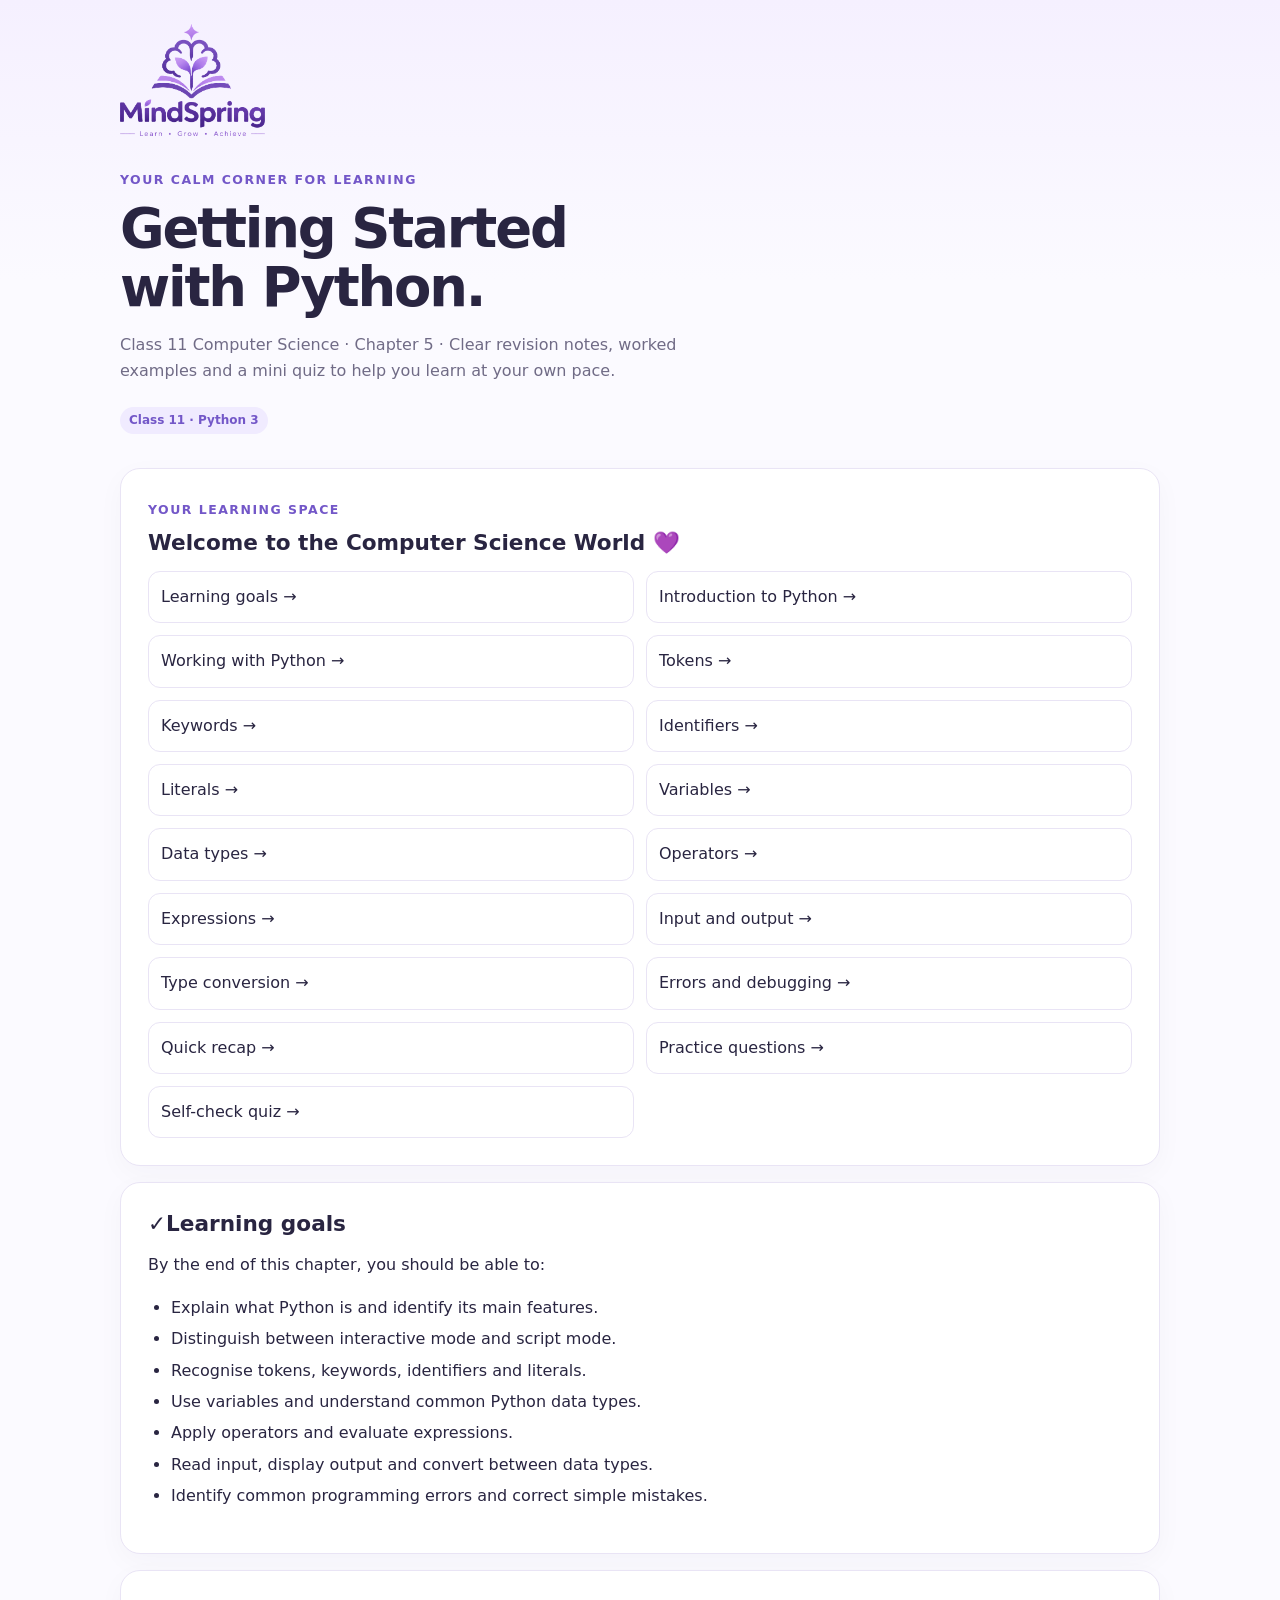
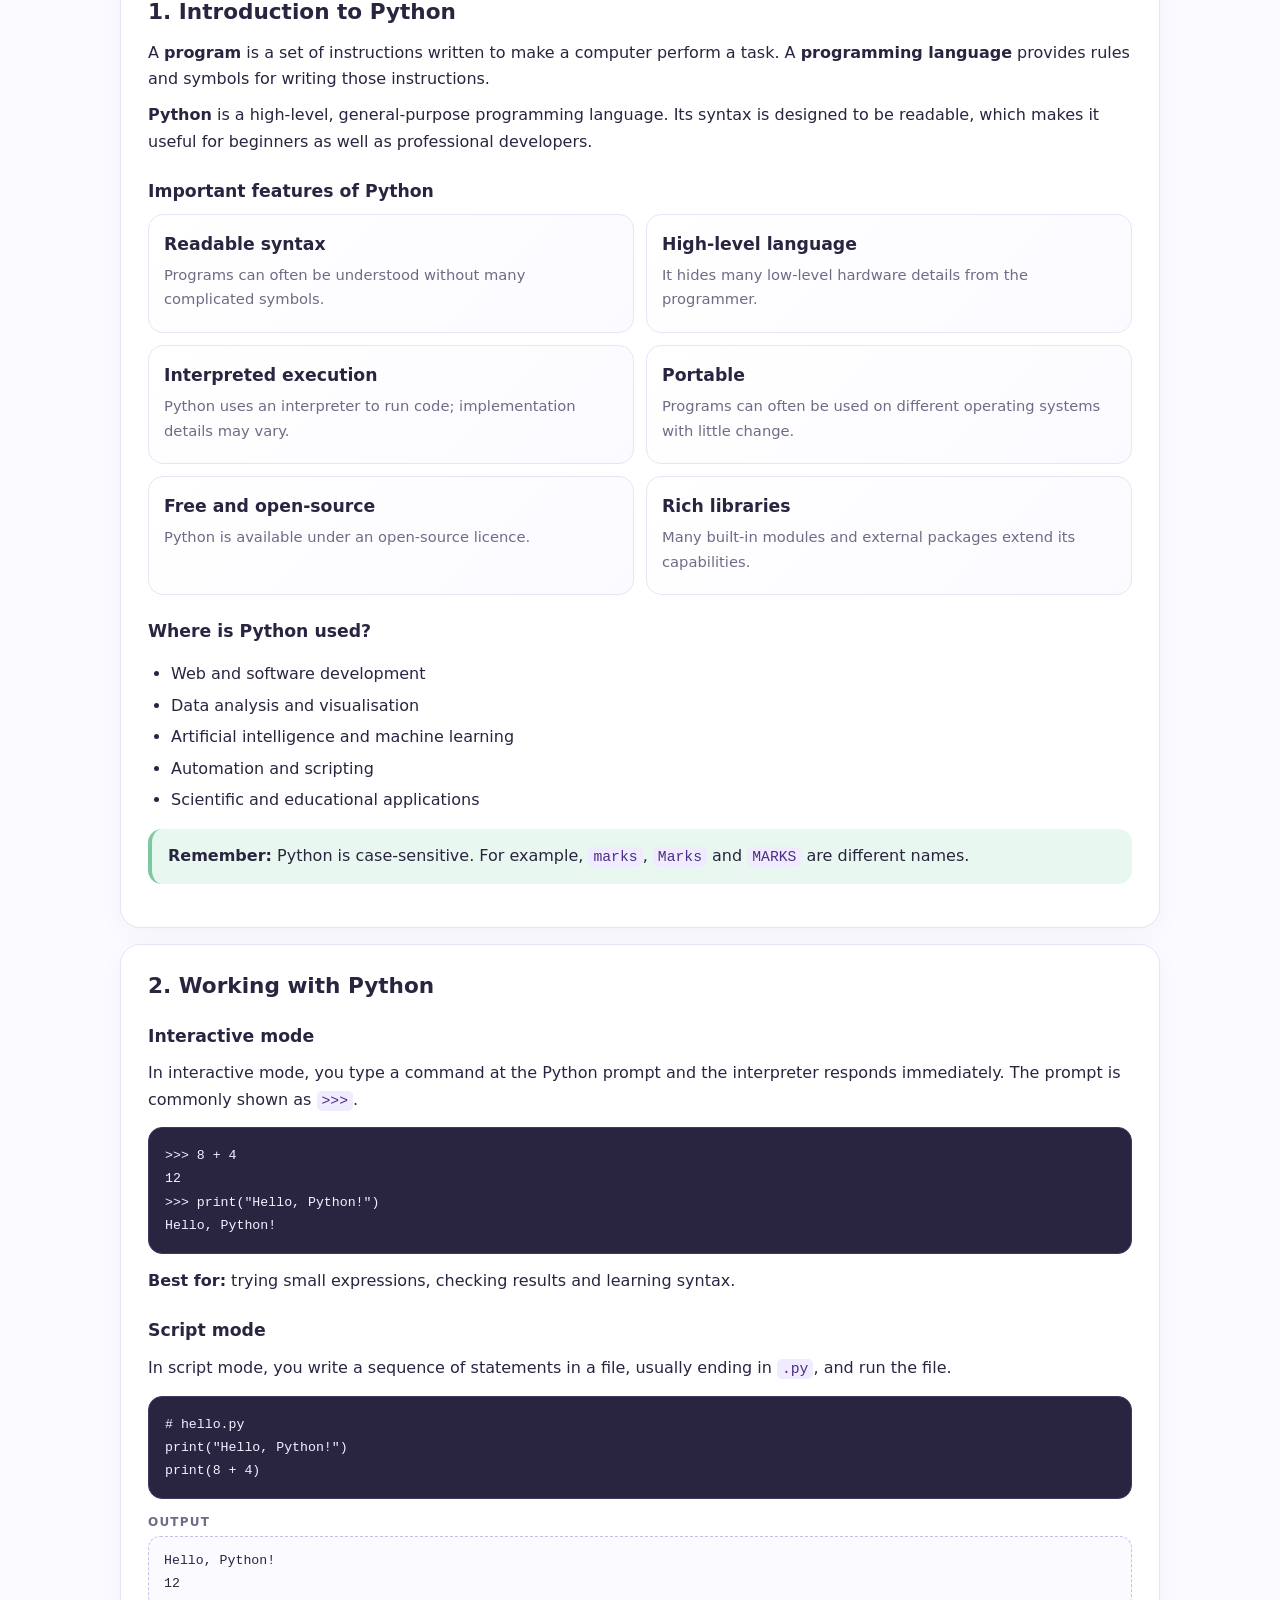
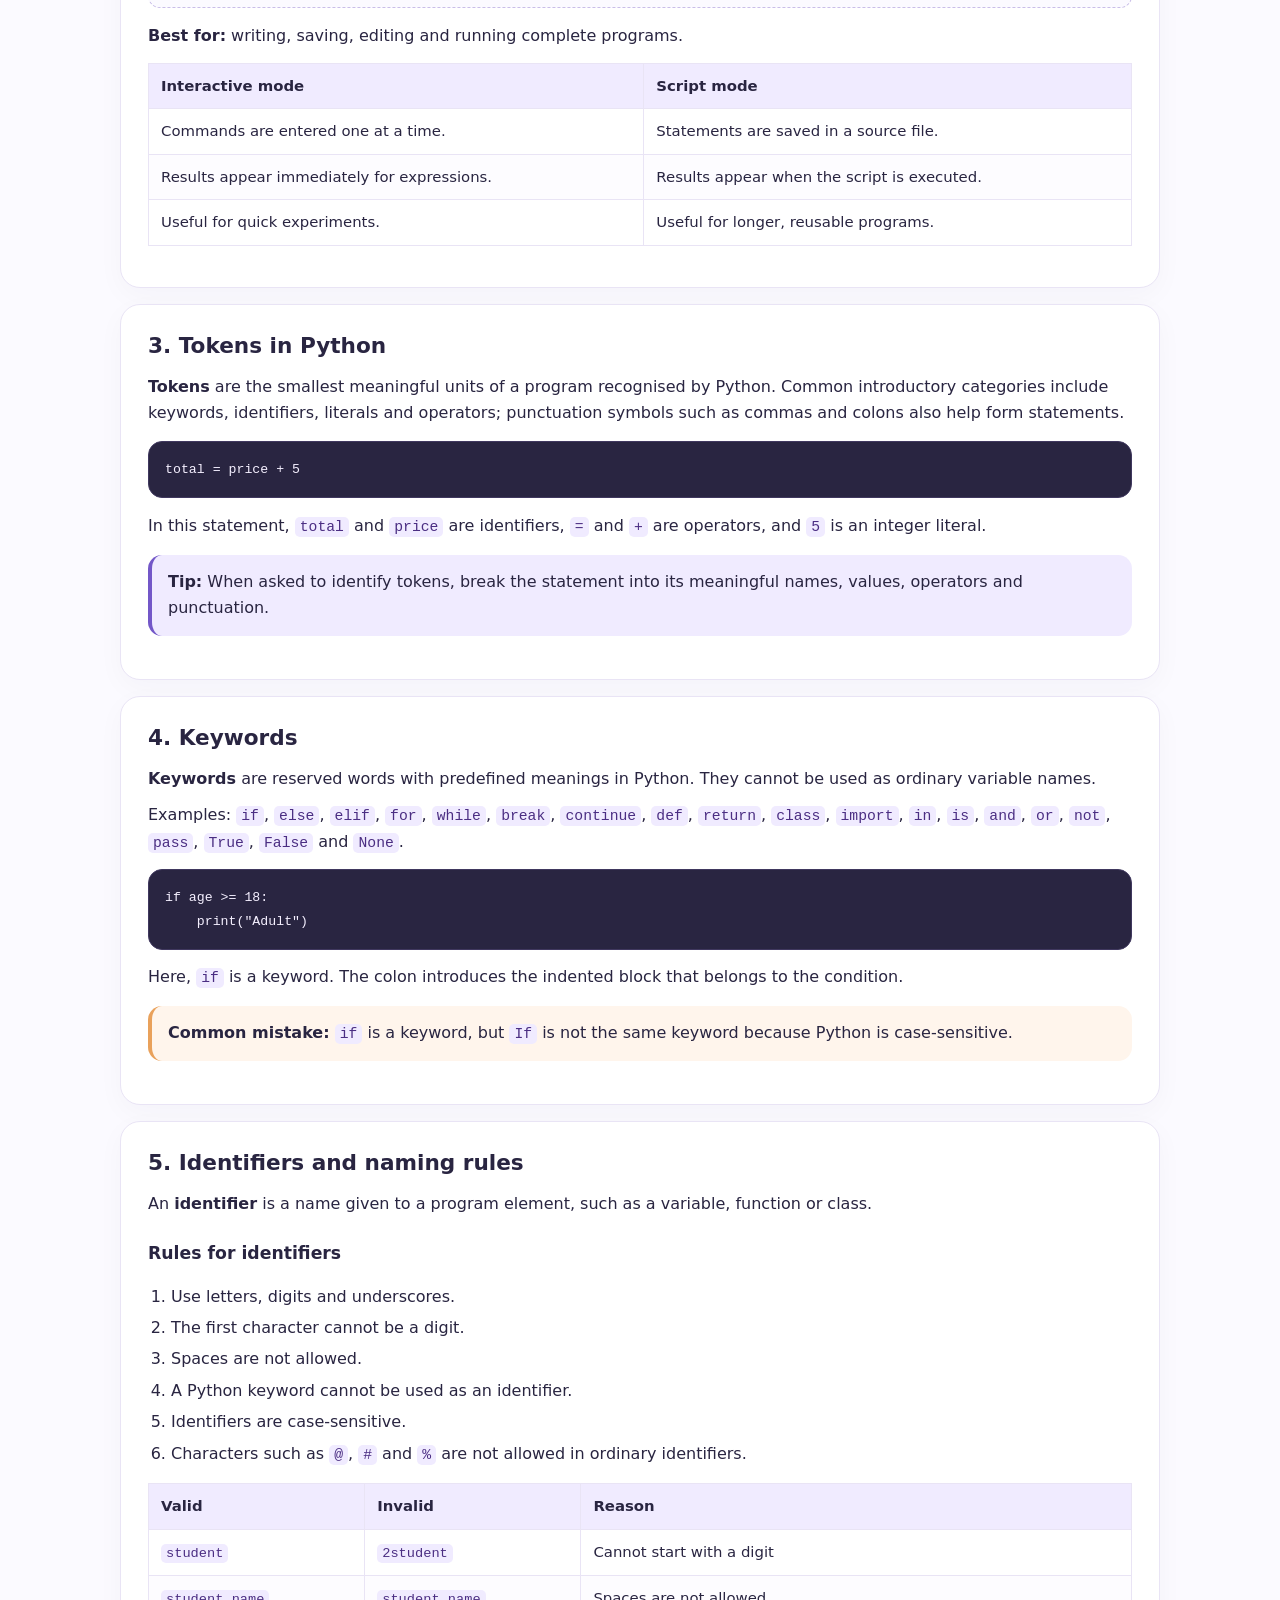
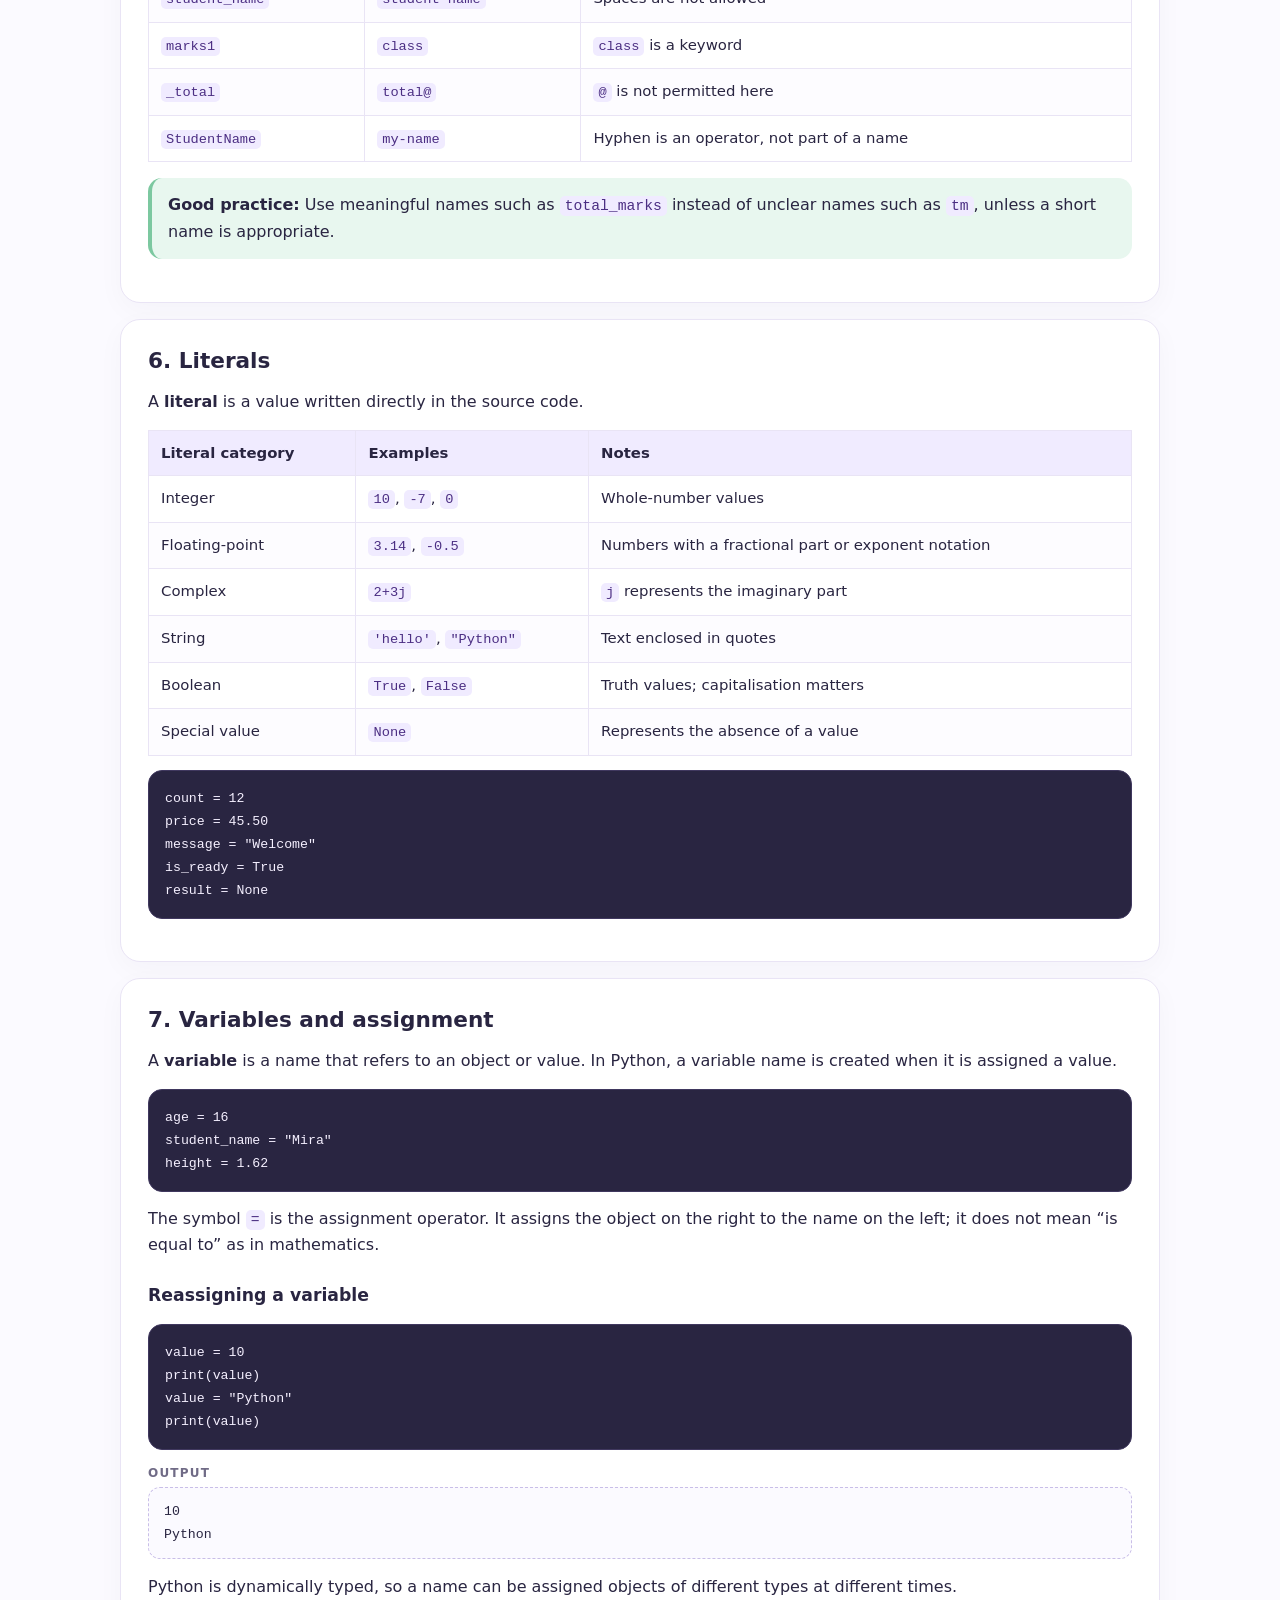
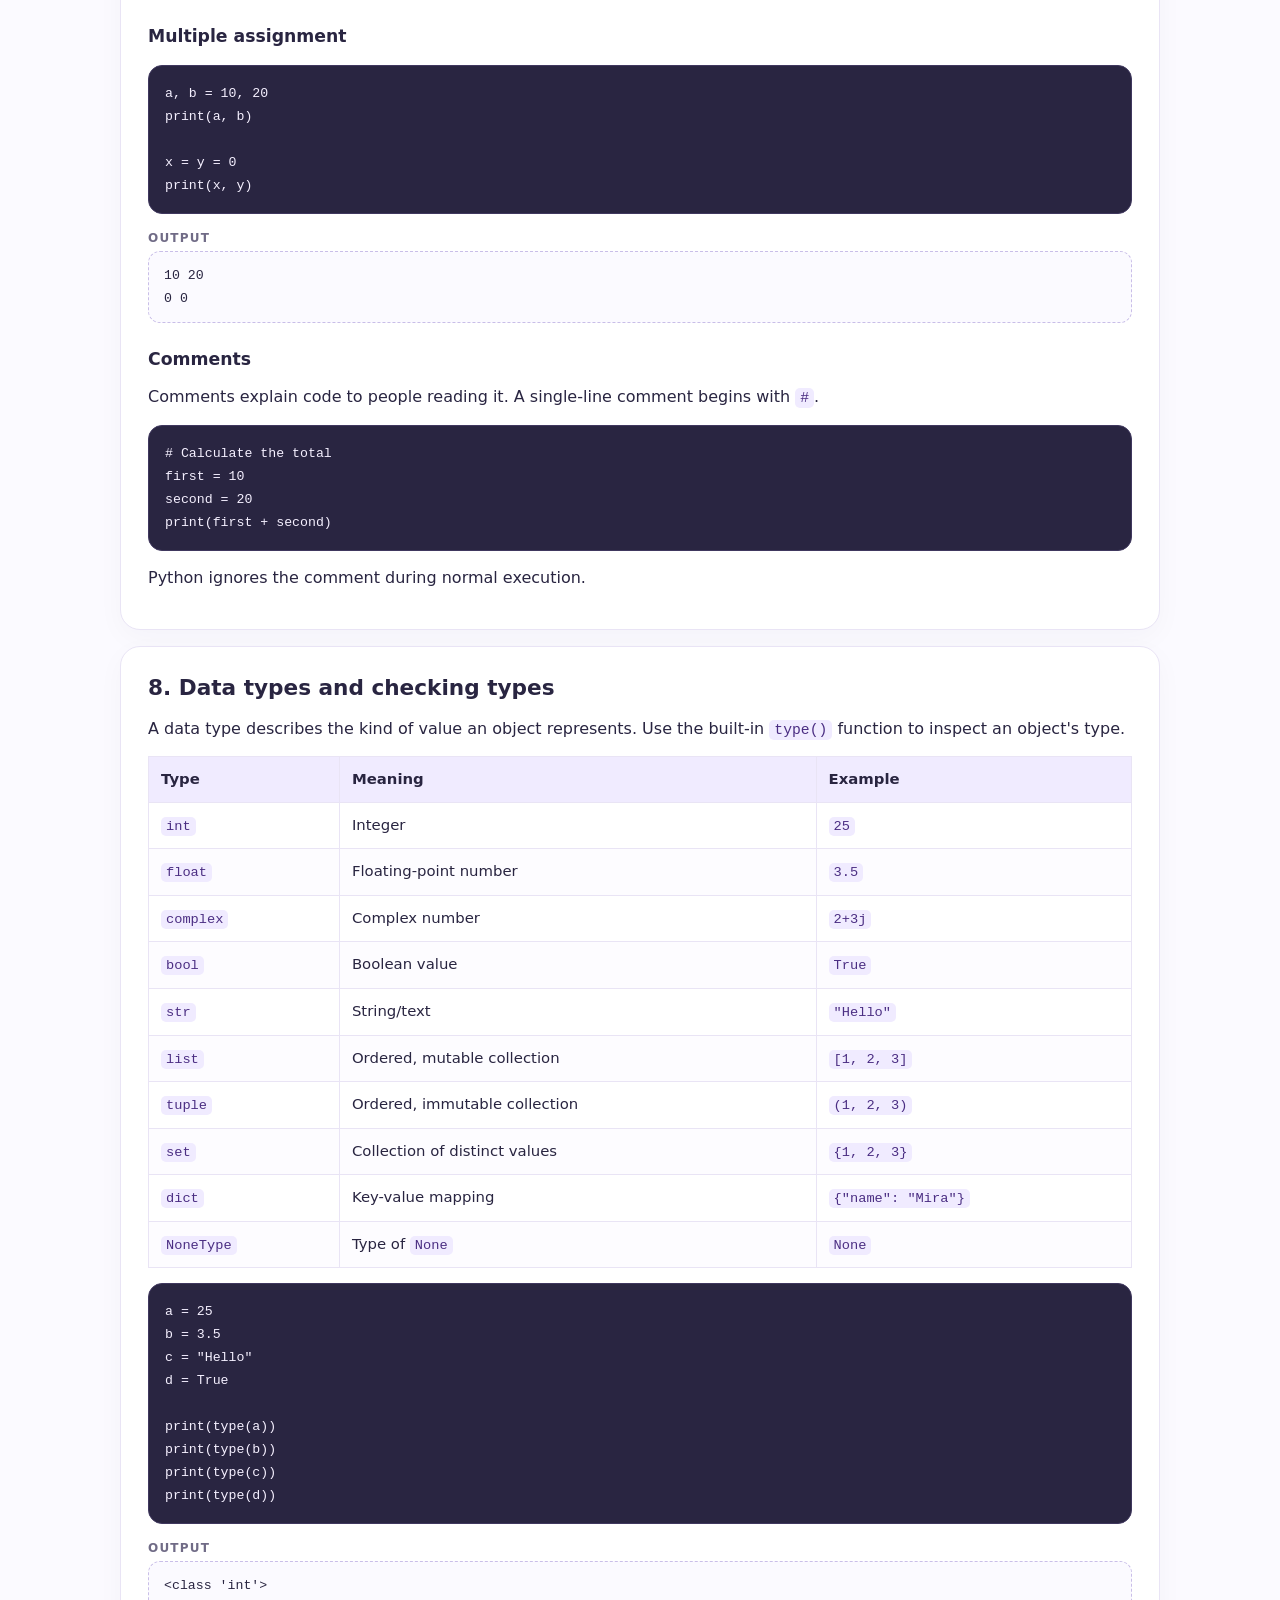
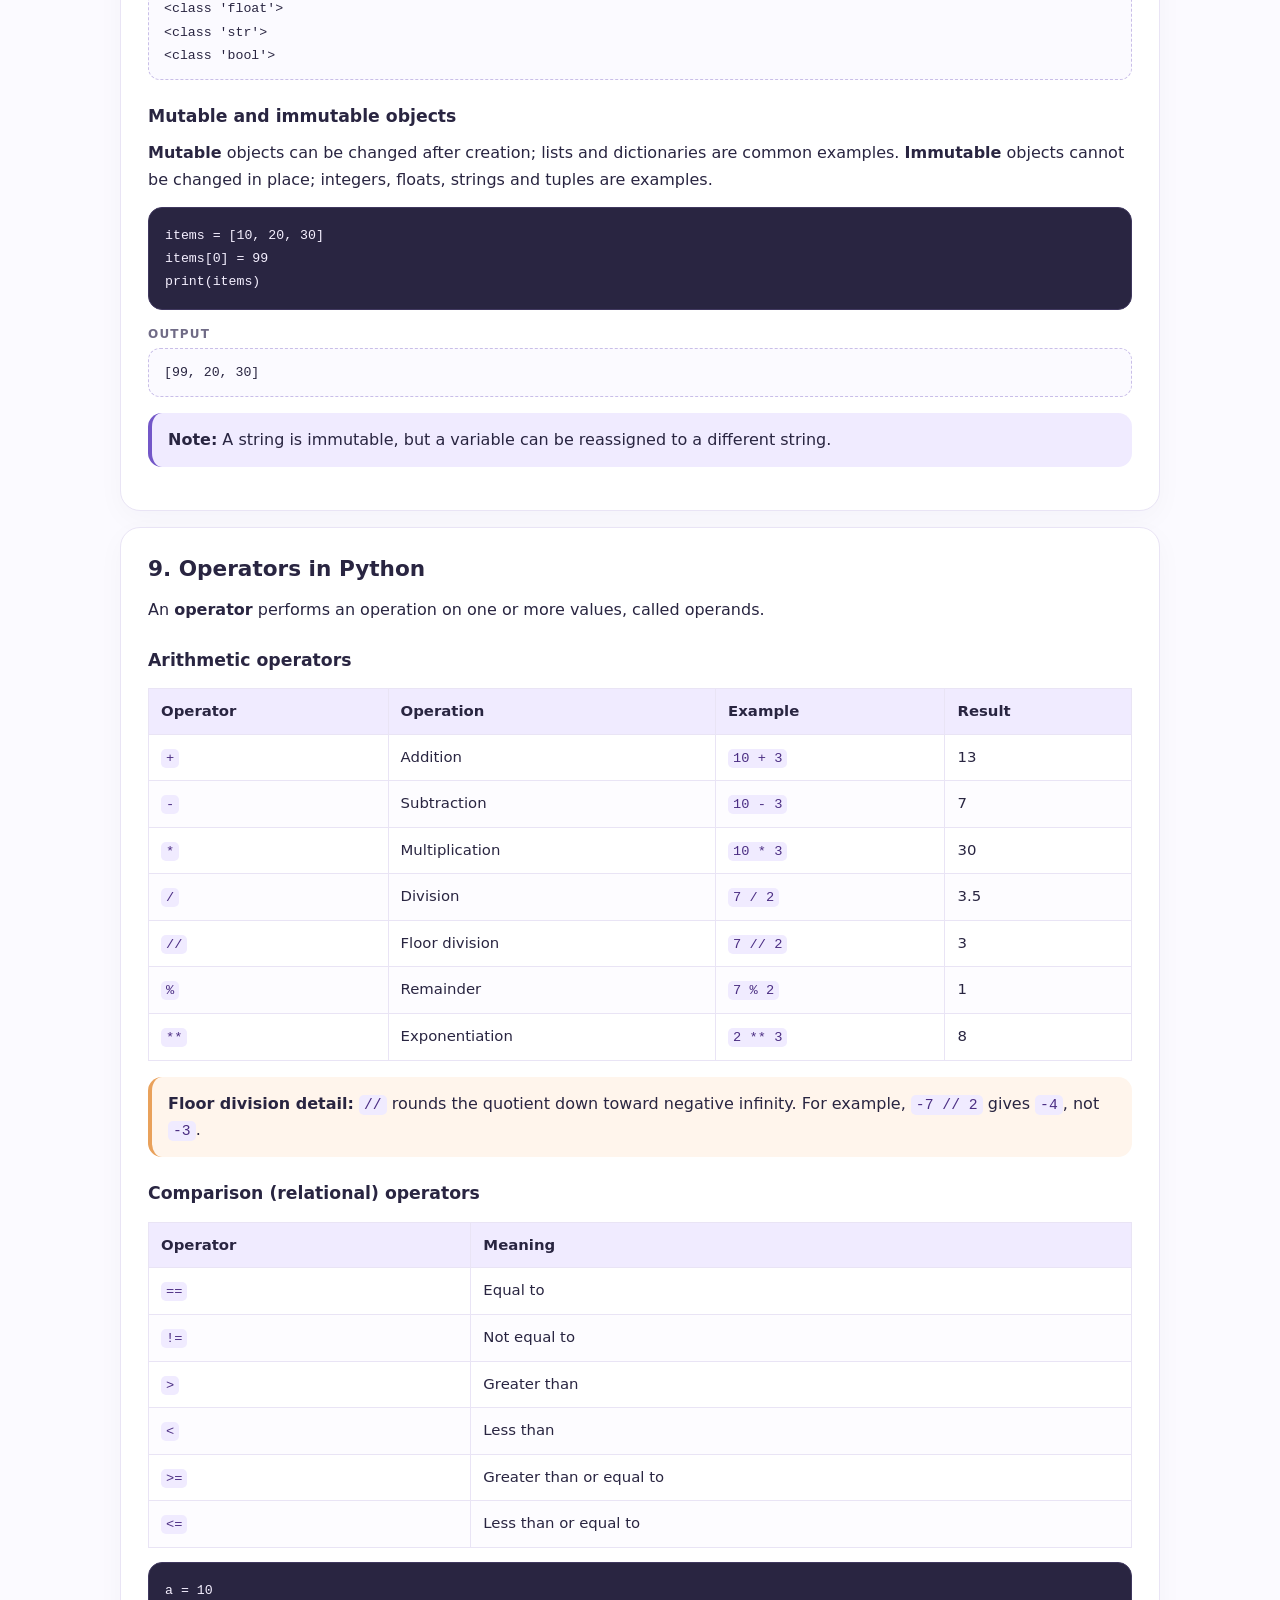
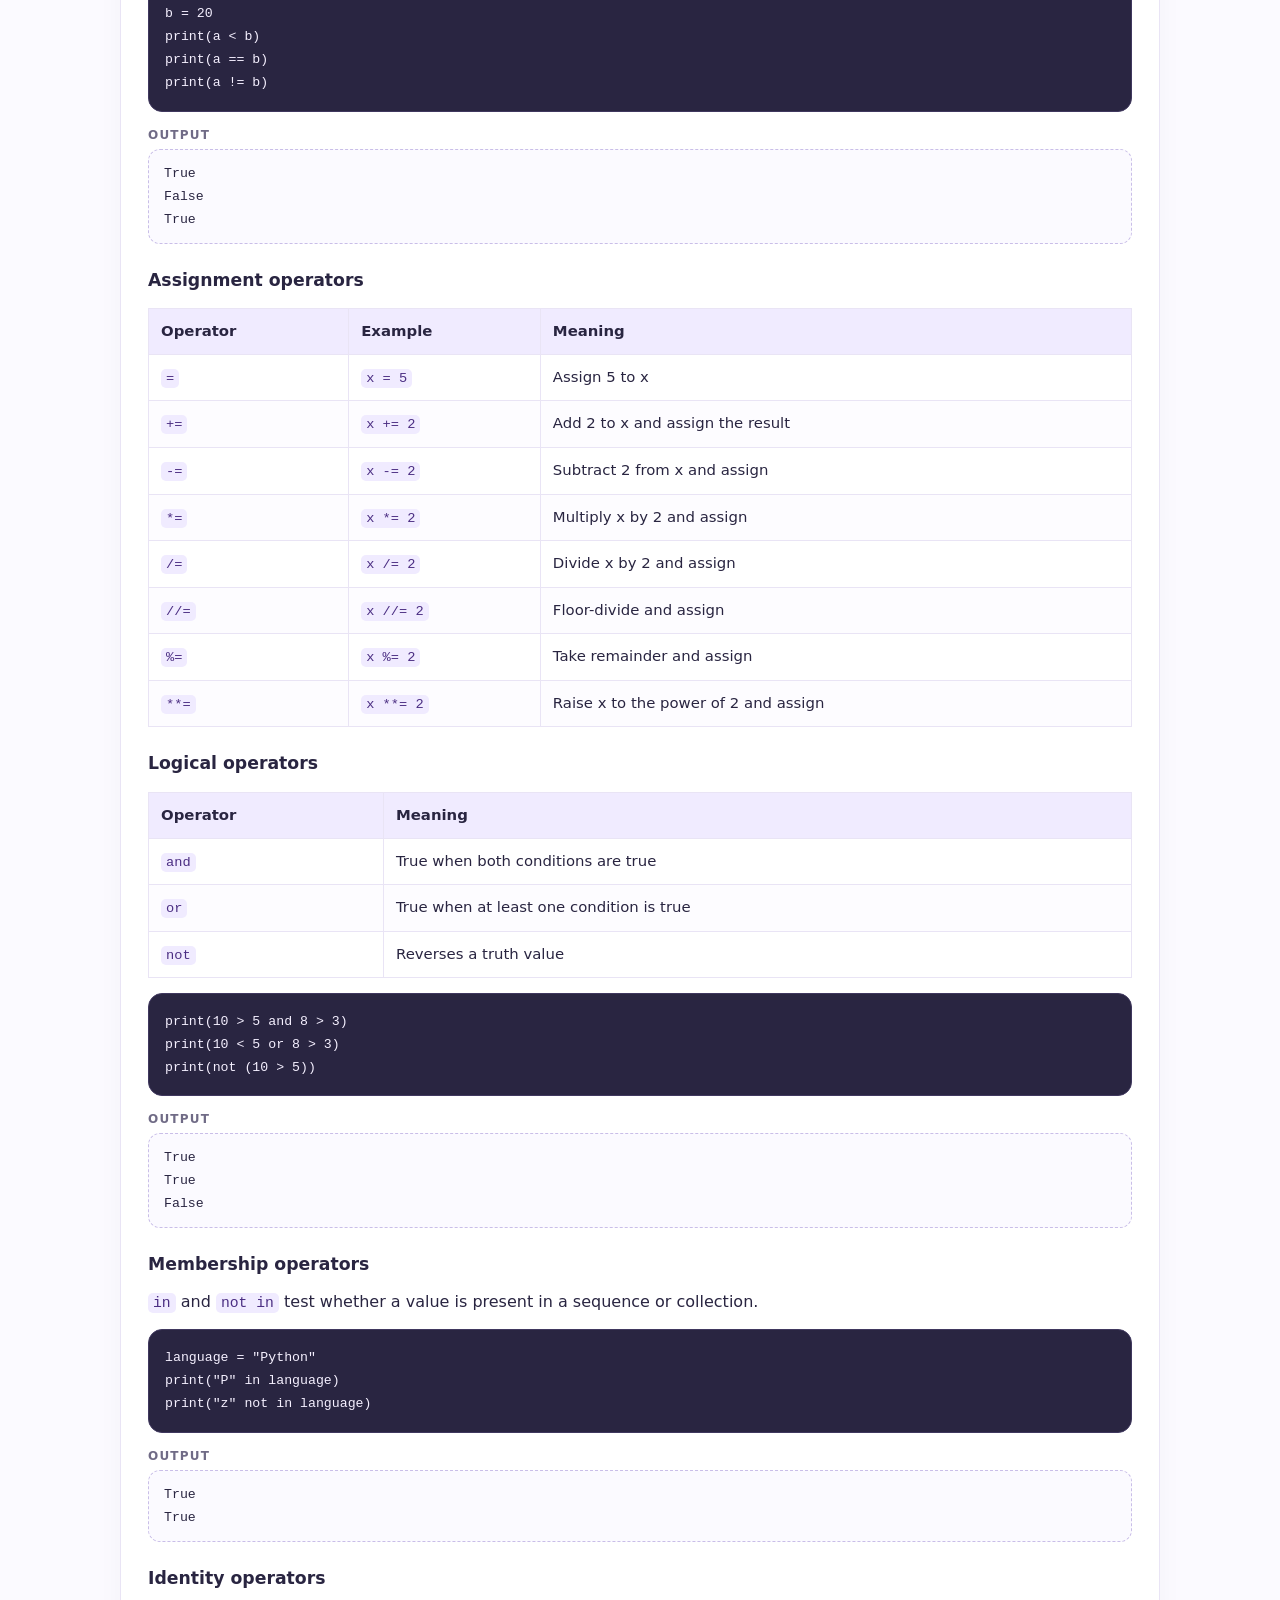
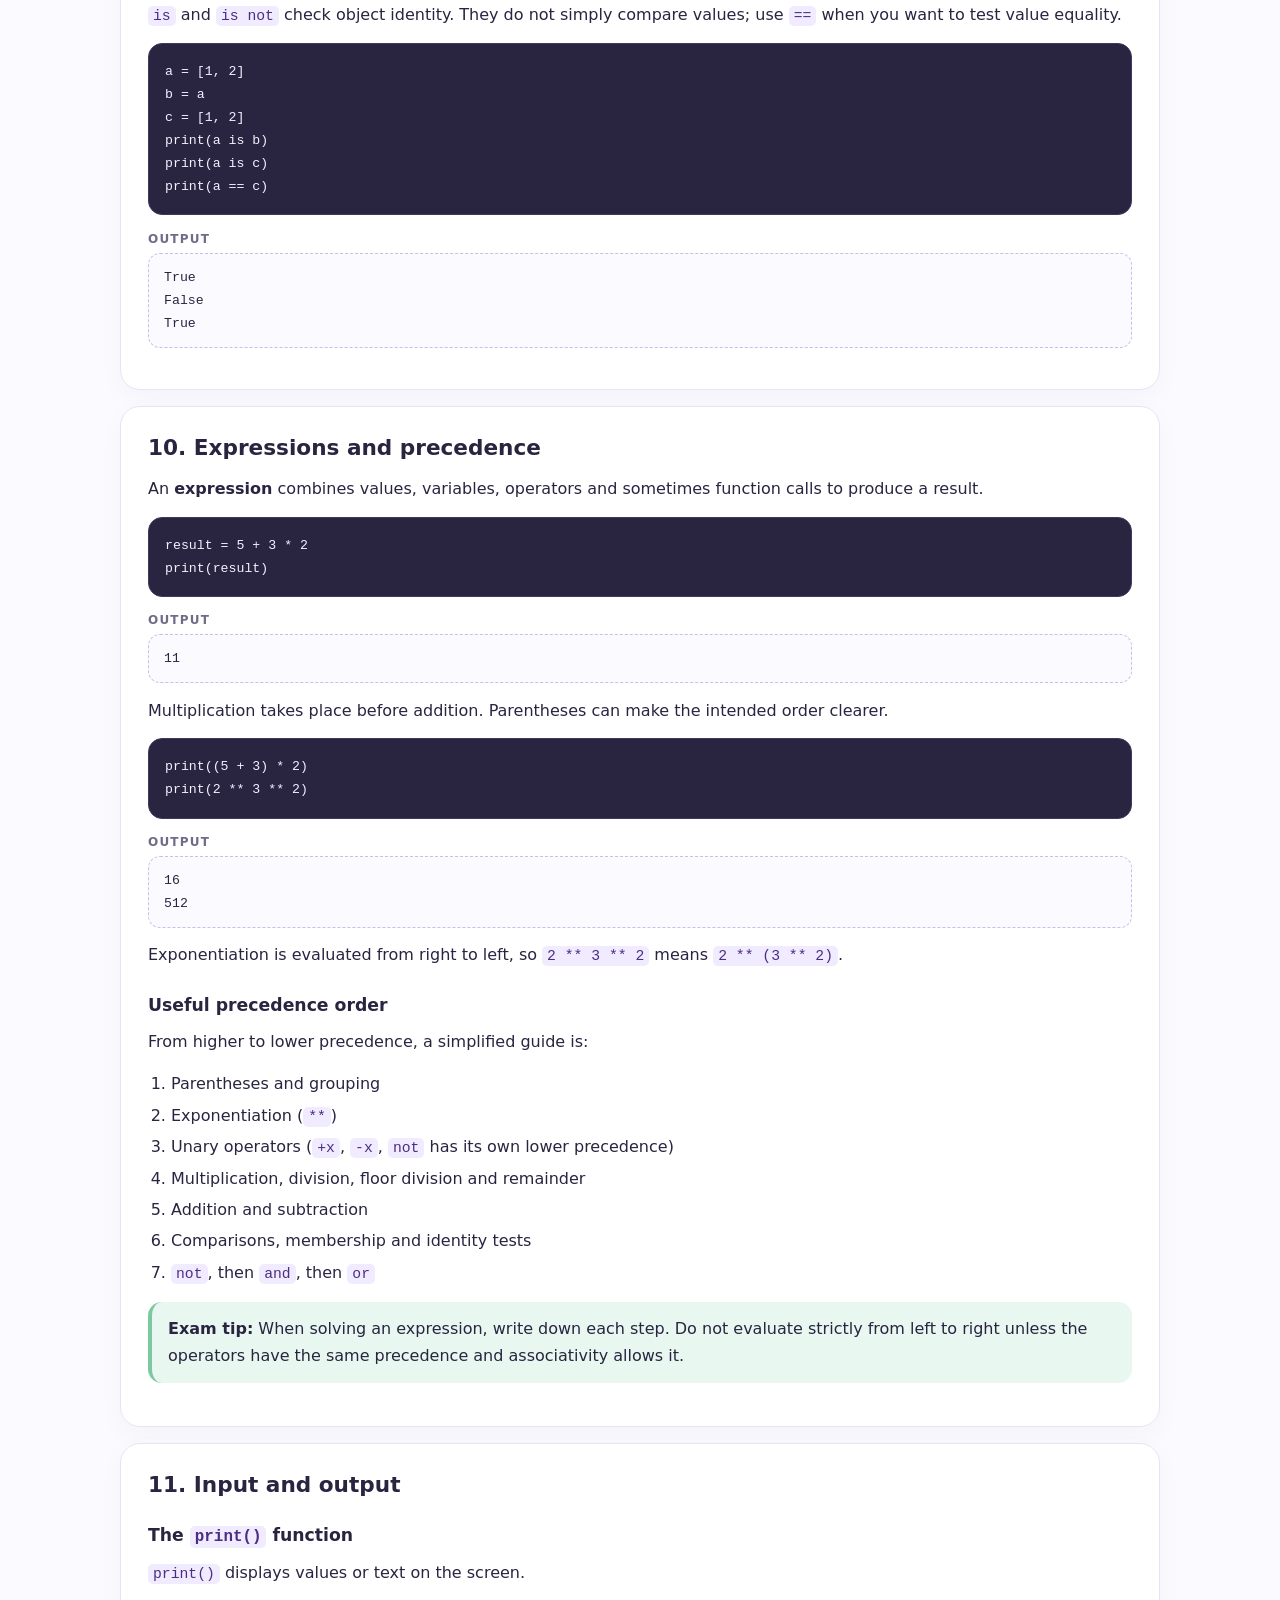
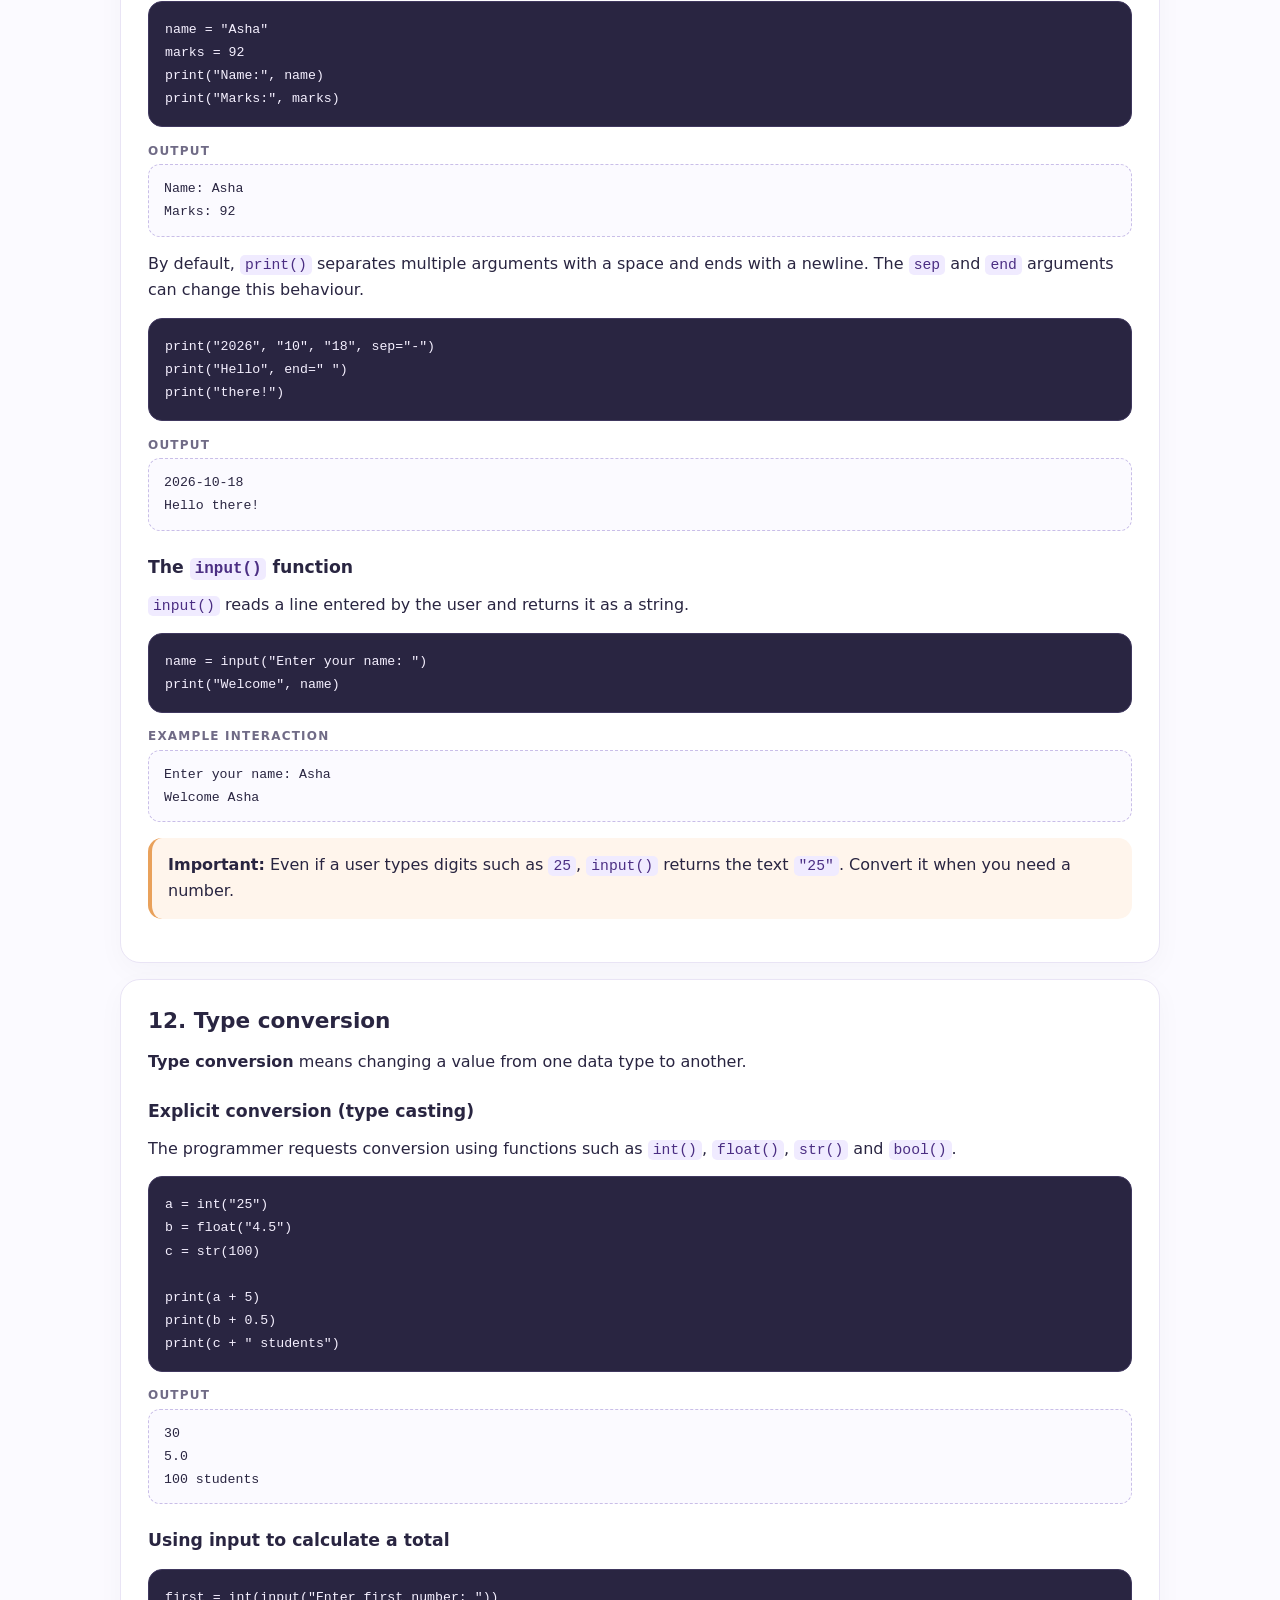
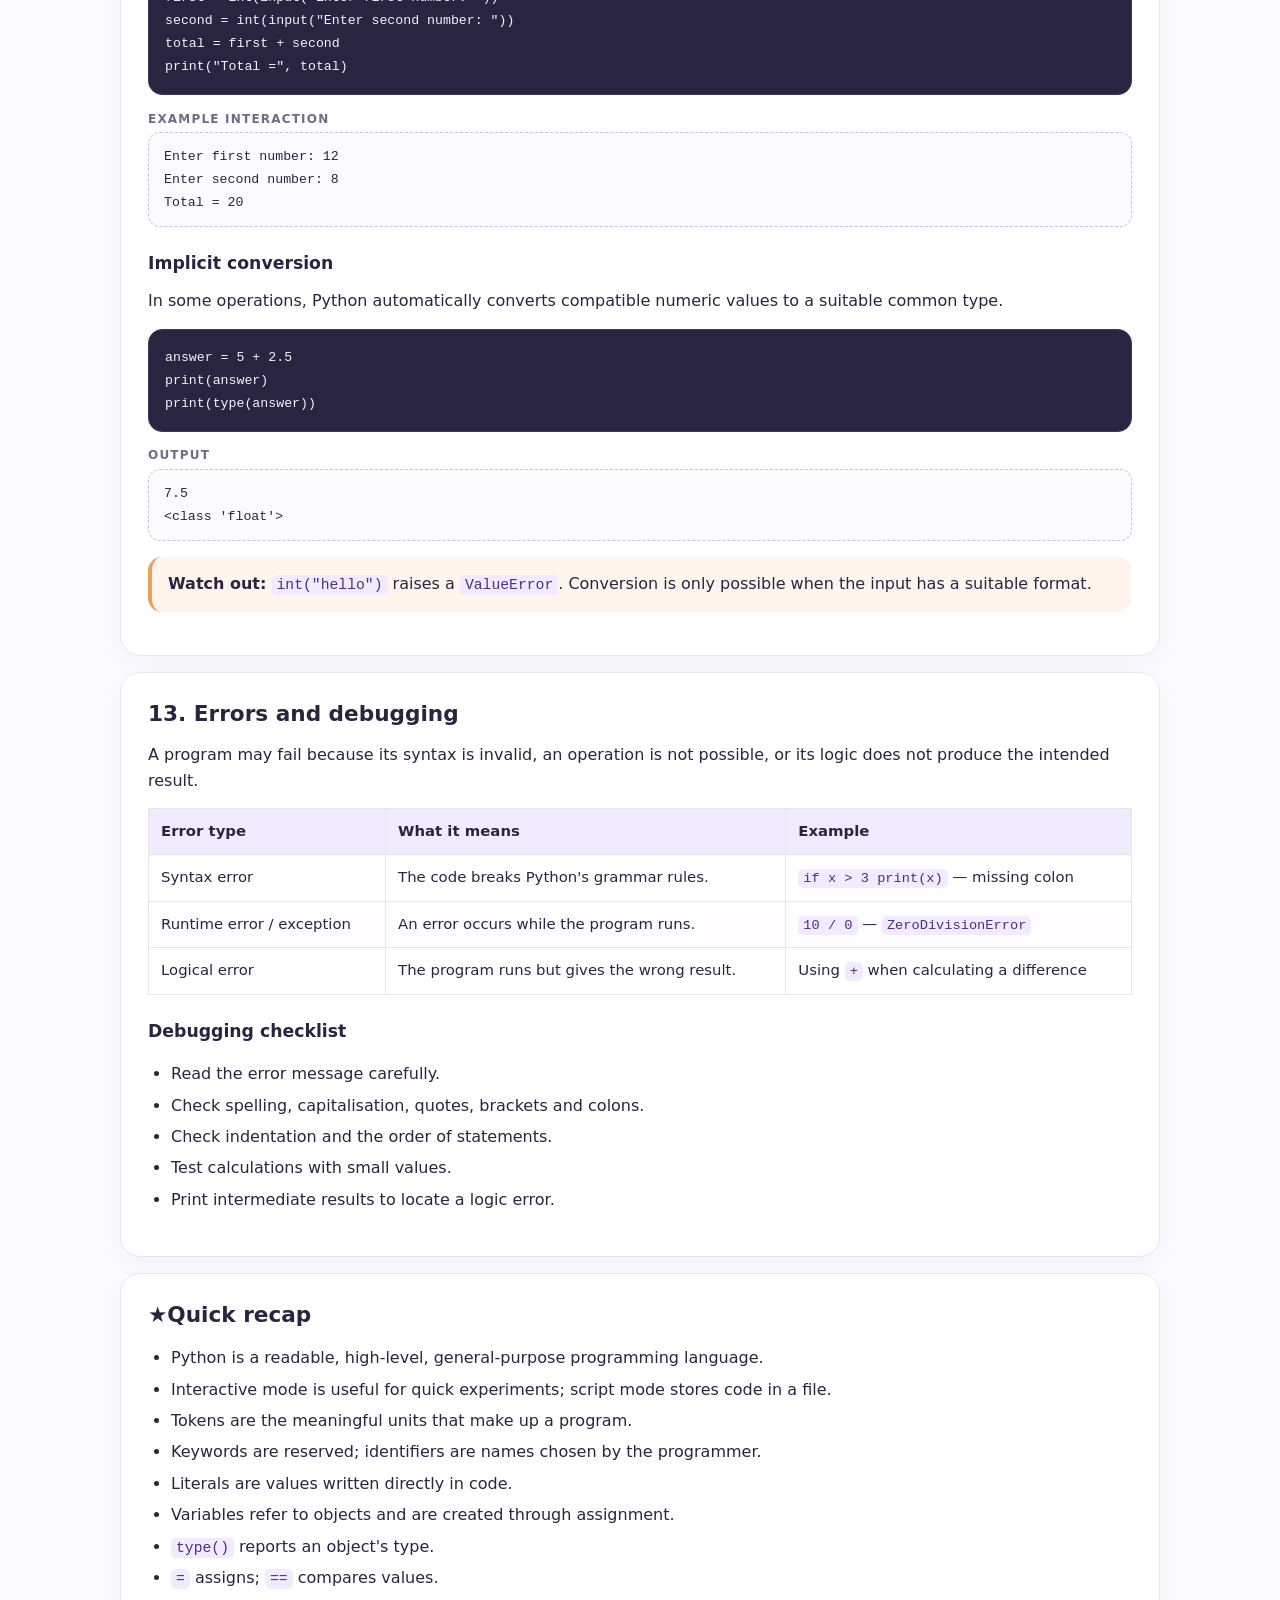
<file: cs ch5(overall).html>
<!DOCTYPE html>
<html lang="en">
<head>
<meta charset="UTF-8">
<meta name="viewport" content="width=device-width, initial-scale=1">
<meta name="description" content="Class 11 Computer Science notes: Getting Started with Python. MindSpring Learning study chapter.">
<title>Chapter 5 — Getting Started with Python | MindSpring Learning</title>
<style>
:root{--ink:#292541;--muted:#706b86;--purple:#7357c8;--purple-light:#f0ebff;--pink-light:#fff0f5;--paper:#fbfaff;--white:#fff;--line:#e9e4f5;--green:#217a55}
*{box-sizing:border-box}html{scroll-behavior:smooth;scroll-padding-top:22px}
body{margin:0;font-family:system-ui,-apple-system,BlinkMacSystemFont,"Segoe UI",sans-serif;color:var(--ink);background:linear-gradient(180deg,#f5f0ff 0,var(--paper) 280px);line-height:1.65}
a{color:var(--purple);text-decoration:none}a:hover{text-decoration:underline}
.wrap{width:min(100% - 32px,1040px);margin:auto}
header{padding:24px 0 10px}.brand{display:flex;align-items:center;gap:10px;font-family:Georgia,serif;font-style:italic;color:#4B2E83;font-size:1.25rem}
.site-logo{display:block;width:145px;max-width:100%;height:auto}.logo-link{display:inline-block;text-decoration:none}
.hero{padding:34px 0 24px;display:grid;grid-template-columns:1.4fr .8fr;gap:22px;align-items:center}
.eyebrow{color:var(--purple);font-size:.78rem;font-weight:800;letter-spacing:.12em;text-transform:uppercase}
h1{font-size:clamp(2rem,5vw,3.4rem);line-height:1.08;margin:10px 0 14px;letter-spacing:-.04em}
.hero p{color:var(--muted);max-width:560px}.hero-art{background:linear-gradient(135deg,var(--purple-light),var(--pink-light));border:1px solid var(--line);border-radius:28px;padding:25px;min-height:190px;display:flex;flex-direction:column;justify-content:center;gap:12px}
.floating-note{background:white;border:1px solid var(--line);padding:12px 14px;border-radius:15px;box-shadow:0 8px 24px #2925410a}.floating-note:nth-child(2){margin-left:24px}.floating-note:nth-child(3){margin-right:20px}
.section-title{display:flex;justify-content:space-between;align-items:end;gap:12px;margin:22px 0 14px}
h2{font-size:1.35rem;margin:0 0 14px;line-height:1.3}h3{margin:22px 0 8px;font-size:1.08rem}h4{margin:18px 0 7px}
.small,.muted{color:var(--muted);font-size:.9rem}.card{background:var(--white);border:1px solid var(--line);border-radius:20px;padding:clamp(19px,3vw,27px);box-shadow:0 8px 28px #29254108;margin:0 0 16px}
.content{padding-bottom:25px}.grid2{display:grid;grid-template-columns:repeat(2,minmax(0,1fr));gap:12px}
.mini{padding:15px;border:1px solid var(--line);border-radius:15px;background:linear-gradient(135deg,#fff,var(--paper))}.mini h3{margin:0 0 5px}.mini p{margin:5px 0;color:var(--muted);font-size:.92rem}
.pill{display:inline-block;background:var(--purple-light);color:var(--purple);padding:4px 9px;border-radius:999px;font-size:.75rem;font-weight:700;margin-top:12px}
p{margin:10px 0}ul,ol{padding-left:23px}li{margin:5px 0}
.callout{padding:14px 16px;border-radius:14px;background:var(--purple-light);border-left:4px solid var(--purple);margin:16px 0}.callout.tip{background:#e8f7ef;border-left-color:#7cc8a0}.callout.warning{background:#fff5ec;border-left-color:#e9a15b}
table{border-collapse:collapse;width:100%;margin:14px 0;font-size:.93rem;background:white}th,td{border:1px solid var(--line);padding:10px 12px;text-align:left;vertical-align:top}th{background:var(--purple-light);font-weight:750}tr:nth-child(even) td{background:#fdfcff}
code{font-family:ui-monospace,SFMono-Regular,Consolas,"Liberation Mono",monospace;font-size:.92em}:not(pre)>code{background:var(--purple-light);color:#4B2E83;padding:2px 5px;border-radius:5px}
pre{background:#292541;color:#f5f0ff;padding:16px;border-radius:14px;overflow:auto;line-height:1.6;font-size:.9rem;border:1px solid #40385f}pre code{color:inherit}.output{background:#fbfaff;color:#292541;border:1px dashed #c9bee8;padding:12px 15px;border-radius:12px;margin-top:-3px}
.label{font-size:.75rem;text-transform:uppercase;letter-spacing:.1em;font-weight:800;color:var(--muted);margin:12px 0 6px}
details{border:1px solid var(--line);border-radius:13px;padding:12px 15px;margin:10px 0;background:white}summary{font-weight:750;cursor:pointer;color:var(--ink)}
.quiz-question{padding:16px 0;border-bottom:1px solid var(--line)}.quiz-question:last-of-type{border-bottom:0}.quiz-question p{font-weight:750;margin:0 0 8px}.quiz-question label{display:block;margin:6px 0;color:var(--muted);cursor:pointer}.quiz-question input{margin-right:8px;accent-color:var(--purple)}
button{border:0;border-radius:12px;background:var(--purple);color:white;font:inherit;font-weight:750;padding:11px 15px;cursor:pointer}button:hover{filter:brightness(.95)}button:focus-visible{outline:3px solid #c7b8ff;outline-offset:2px}
.result{font-weight:750;margin-left:12px}.toplink{display:inline-block;margin:8px 0 25px}.chapter-btn{display:block;width:100%;border:1px solid var(--line);border-radius:12px;padding:12px;background:white;color:var(--ink);font:inherit;text-align:left}.chapter-btn:hover{border-color:var(--purple);background:var(--purple-light);text-decoration:none}
footer{padding:18px 0 32px;border-top:1px solid var(--line);color:var(--muted);font-size:.84rem}
@media(max-width:700px){.hero{grid-template-columns:1fr;padding-top:24px}.hero-art{min-height:160px}.grid2{grid-template-columns:1fr}.section-title{align-items:start;flex-direction:column}.card{padding:18px}table{font-size:.83rem}th,td{padding:7px}}
@media print{body{background:white}.hero-art,.toplink,button{display:none}.hero{padding:15px 0}.card{box-shadow:none;break-inside:avoid;border:1px solid #ddd}pre{white-space:pre-wrap}}
</style>
</head>
<body id="top">
<header class="wrap">
  <div class="brand">
    <a href="index.html" class="logo-link" aria-label="MindSpring homepage">
      <img src="assests/mindspring-logo-transparent.png" alt="MindSpring logo" class="site-logo">
    </a>
  </div>
  <section class="hero">
    <div>
      <div class="eyebrow">Your calm corner for learning</div>
      <h1>Getting Started<br>with Python.</h1>
      <p>Class 11 Computer Science · Chapter 5 · Clear revision notes, worked examples and a mini quiz to help you learn at your own pace.</p>
      <span class="pill">Class 11 · Python 3</span>
    </div>
  </section>
</header>

<main class="wrap">
<section class="card" aria-label="Chapter contents">
  <span class="eyebrow">YOUR LEARNING SPACE</span>
  <h2 style="margin-top:6px">Welcome to the Computer Science World 💜</h2>
  <div class="grid2"><a class="chapter-btn" href="#objectives">Learning goals →</a><a class="chapter-btn" href="#intro">Introduction to Python →</a><a class="chapter-btn" href="#modes">Working with Python →</a><a class="chapter-btn" href="#tokens">Tokens →</a><a class="chapter-btn" href="#keywords">Keywords →</a><a class="chapter-btn" href="#identifiers">Identifiers →</a><a class="chapter-btn" href="#literals">Literals →</a><a class="chapter-btn" href="#variables">Variables →</a><a class="chapter-btn" href="#types">Data types →</a><a class="chapter-btn" href="#operators">Operators →</a><a class="chapter-btn" href="#expressions">Expressions →</a><a class="chapter-btn" href="#io">Input and output →</a><a class="chapter-btn" href="#conversion">Type conversion →</a><a class="chapter-btn" href="#errors">Errors and debugging →</a><a class="chapter-btn" href="#summary">Quick recap →</a><a class="chapter-btn" href="#practice">Practice questions →</a><a class="chapter-btn" href="#quiz">Self-check quiz →</a></div></section><div class="content">
<section class="card" id="objectives">
<h2><span class="num">✓</span>Learning goals</h2>
<p>By the end of this chapter, you should be able to:</p>
<ul>
<li>Explain what Python is and identify its main features.</li>
<li>Distinguish between interactive mode and script mode.</li>
<li>Recognise tokens, keywords, identifiers and literals.</li>
<li>Use variables and understand common Python data types.</li>
<li>Apply operators and evaluate expressions.</li>
<li>Read input, display output and convert between data types.</li>
<li>Identify common programming errors and correct simple mistakes.</li>
</ul>
</section>

<section class="card" id="intro">
<h2><span class="num">1. </span>Introduction to Python</h2>
<p>A <b>program</b> is a set of instructions written to make a computer perform a task. A <b>programming language</b> provides rules and symbols for writing those instructions.</p>
<p><b>Python</b> is a high-level, general-purpose programming language. Its syntax is designed to be readable, which makes it useful for beginners as well as professional developers.</p>
<h3>Important features of Python</h3>
<div class="grid2">
<div class="mini"><h3>Readable syntax</h3><p>Programs can often be understood without many complicated symbols.</p></div>
<div class="mini"><h3>High-level language</h3><p>It hides many low-level hardware details from the programmer.</p></div>
<div class="mini"><h3>Interpreted execution</h3><p>Python uses an interpreter to run code; implementation details may vary.</p></div>
<div class="mini"><h3>Portable</h3><p>Programs can often be used on different operating systems with little change.</p></div>
<div class="mini"><h3>Free and open-source</h3><p>Python is available under an open-source licence.</p></div>
<div class="mini"><h3>Rich libraries</h3><p>Many built-in modules and external packages extend its capabilities.</p></div>
</div>
<h3>Where is Python used?</h3>
<ul><li>Web and software development</li><li>Data analysis and visualisation</li><li>Artificial intelligence and machine learning</li><li>Automation and scripting</li><li>Scientific and educational applications</li></ul>
<div class="callout tip"><b>Remember:</b> Python is case-sensitive. For example, <code>marks</code>, <code>Marks</code> and <code>MARKS</code> are different names.</div>
</section>

<section class="card" id="modes">
<h2><span class="num">2. </span>Working with Python</h2>
<h3>Interactive mode</h3>
<p>In interactive mode, you type a command at the Python prompt and the interpreter responds immediately. The prompt is commonly shown as <code>&gt;&gt;&gt;</code>.</p>
<pre><code>&gt;&gt;&gt; 8 + 4
12
&gt;&gt;&gt; print("Hello, Python!")
Hello, Python!</code></pre>
<p><b>Best for:</b> trying small expressions, checking results and learning syntax.</p>
<h3>Script mode</h3>
<p>In script mode, you write a sequence of statements in a file, usually ending in <code>.py</code>, and run the file.</p>
<pre><code># hello.py
print("Hello, Python!")
print(8 + 4)</code></pre>
<div class="label">Output</div><pre class="output"><code>Hello, Python!
12</code></pre>
<p><b>Best for:</b> writing, saving, editing and running complete programs.</p>
<table><thead><tr><th>Interactive mode</th><th>Script mode</th></tr></thead><tbody>
<tr><td>Commands are entered one at a time.</td><td>Statements are saved in a source file.</td></tr>
<tr><td>Results appear immediately for expressions.</td><td>Results appear when the script is executed.</td></tr>
<tr><td>Useful for quick experiments.</td><td>Useful for longer, reusable programs.</td></tr>
</tbody></table>
</section>

<section class="card" id="tokens">
<h2><span class="num">3. </span>Tokens in Python</h2>
<p><b>Tokens</b> are the smallest meaningful units of a program recognised by Python. Common introductory categories include keywords, identifiers, literals and operators; punctuation symbols such as commas and colons also help form statements.</p>
<pre><code>total = price + 5</code></pre>
<p>In this statement, <code>total</code> and <code>price</code> are identifiers, <code>=</code> and <code>+</code> are operators, and <code>5</code> is an integer literal.</p>
<div class="callout"><b>Tip:</b> When asked to identify tokens, break the statement into its meaningful names, values, operators and punctuation.</div>
</section>

<section class="card" id="keywords">
<h2><span class="num">4. </span>Keywords</h2>
<p><b>Keywords</b> are reserved words with predefined meanings in Python. They cannot be used as ordinary variable names.</p>
<p>Examples: <code>if</code>, <code>else</code>, <code>elif</code>, <code>for</code>, <code>while</code>, <code>break</code>, <code>continue</code>, <code>def</code>, <code>return</code>, <code>class</code>, <code>import</code>, <code>in</code>, <code>is</code>, <code>and</code>, <code>or</code>, <code>not</code>, <code>pass</code>, <code>True</code>, <code>False</code> and <code>None</code>.</p>
<pre><code>if age >= 18:
    print("Adult")</code></pre>
<p>Here, <code>if</code> is a keyword. The colon introduces the indented block that belongs to the condition.</p>
<div class="callout warning"><b>Common mistake:</b> <code>if</code> is a keyword, but <code>If</code> is not the same keyword because Python is case-sensitive.</div>
</section>

<section class="card" id="identifiers">
<h2><span class="num">5. </span>Identifiers and naming rules</h2>
<p>An <b>identifier</b> is a name given to a program element, such as a variable, function or class.</p>
<h3>Rules for identifiers</h3>
<ol>
<li>Use letters, digits and underscores.</li>
<li>The first character cannot be a digit.</li>
<li>Spaces are not allowed.</li>
<li>A Python keyword cannot be used as an identifier.</li>
<li>Identifiers are case-sensitive.</li>
<li>Characters such as <code>@</code>, <code>#</code> and <code>%</code> are not allowed in ordinary identifiers.</li>
</ol>
<table><thead><tr><th>Valid</th><th>Invalid</th><th>Reason</th></tr></thead><tbody>
<tr><td><code>student</code></td><td><code>2student</code></td><td>Cannot start with a digit</td></tr>
<tr><td><code>student_name</code></td><td><code>student name</code></td><td>Spaces are not allowed</td></tr>
<tr><td><code>marks1</code></td><td><code>class</code></td><td><code>class</code> is a keyword</td></tr>
<tr><td><code>_total</code></td><td><code>total@</code></td><td><code>@</code> is not permitted here</td></tr>
<tr><td><code>StudentName</code></td><td><code>my-name</code></td><td>Hyphen is an operator, not part of a name</td></tr>
</tbody></table>
<div class="callout tip"><b>Good practice:</b> Use meaningful names such as <code>total_marks</code> instead of unclear names such as <code>tm</code>, unless a short name is appropriate.</div>
</section>

<section class="card" id="literals">
<h2><span class="num">6. </span>Literals</h2>
<p>A <b>literal</b> is a value written directly in the source code.</p>
<table><thead><tr><th>Literal category</th><th>Examples</th><th>Notes</th></tr></thead><tbody>
<tr><td>Integer</td><td><code>10</code>, <code>-7</code>, <code>0</code></td><td>Whole-number values</td></tr>
<tr><td>Floating-point</td><td><code>3.14</code>, <code>-0.5</code></td><td>Numbers with a fractional part or exponent notation</td></tr>
<tr><td>Complex</td><td><code>2+3j</code></td><td><code>j</code> represents the imaginary part</td></tr>
<tr><td>String</td><td><code>'hello'</code>, <code>"Python"</code></td><td>Text enclosed in quotes</td></tr>
<tr><td>Boolean</td><td><code>True</code>, <code>False</code></td><td>Truth values; capitalisation matters</td></tr>
<tr><td>Special value</td><td><code>None</code></td><td>Represents the absence of a value</td></tr>
</tbody></table>
<pre><code>count = 12
price = 45.50
message = "Welcome"
is_ready = True
result = None</code></pre>
</section>

<section class="card" id="variables">
<h2><span class="num">7. </span>Variables and assignment</h2>
<p>A <b>variable</b> is a name that refers to an object or value. In Python, a variable name is created when it is assigned a value.</p>
<pre><code>age = 16
student_name = "Mira"
height = 1.62</code></pre>
<p>The symbol <code>=</code> is the assignment operator. It assigns the object on the right to the name on the left; it does not mean “is equal to” as in mathematics.</p>
<h3>Reassigning a variable</h3>
<pre><code>value = 10
print(value)
value = "Python"
print(value)</code></pre>
<div class="label">Output</div><pre class="output"><code>10
Python</code></pre>
<p>Python is dynamically typed, so a name can be assigned objects of different types at different times.</p>
<h3>Multiple assignment</h3>
<pre><code>a, b = 10, 20
print(a, b)

x = y = 0
print(x, y)</code></pre>
<div class="label">Output</div><pre class="output"><code>10 20
0 0</code></pre>
<h3>Comments</h3>
<p>Comments explain code to people reading it. A single-line comment begins with <code>#</code>.</p>
<pre><code># Calculate the total
first = 10
second = 20
print(first + second)</code></pre>
<p>Python ignores the comment during normal execution.</p>
</section>

<section class="card" id="types">
<h2><span class="num">8. </span>Data types and checking types</h2>
<p>A data type describes the kind of value an object represents. Use the built-in <code>type()</code> function to inspect an object's type.</p>
<table><thead><tr><th>Type</th><th>Meaning</th><th>Example</th></tr></thead><tbody>
<tr><td><code>int</code></td><td>Integer</td><td><code>25</code></td></tr>
<tr><td><code>float</code></td><td>Floating-point number</td><td><code>3.5</code></td></tr>
<tr><td><code>complex</code></td><td>Complex number</td><td><code>2+3j</code></td></tr>
<tr><td><code>bool</code></td><td>Boolean value</td><td><code>True</code></td></tr>
<tr><td><code>str</code></td><td>String/text</td><td><code>"Hello"</code></td></tr>
<tr><td><code>list</code></td><td>Ordered, mutable collection</td><td><code>[1, 2, 3]</code></td></tr>
<tr><td><code>tuple</code></td><td>Ordered, immutable collection</td><td><code>(1, 2, 3)</code></td></tr>
<tr><td><code>set</code></td><td>Collection of distinct values</td><td><code>{1, 2, 3}</code></td></tr>
<tr><td><code>dict</code></td><td>Key-value mapping</td><td><code>{"name": "Mira"}</code></td></tr>
<tr><td><code>NoneType</code></td><td>Type of <code>None</code></td><td><code>None</code></td></tr>
</tbody></table>
<pre><code>a = 25
b = 3.5
c = "Hello"
d = True

print(type(a))
print(type(b))
print(type(c))
print(type(d))</code></pre>
<div class="label">Output</div><pre class="output"><code>&lt;class 'int'&gt;
&lt;class 'float'&gt;
&lt;class 'str'&gt;
&lt;class 'bool'&gt;</code></pre>
<h3>Mutable and immutable objects</h3>
<p><b>Mutable</b> objects can be changed after creation; lists and dictionaries are common examples. <b>Immutable</b> objects cannot be changed in place; integers, floats, strings and tuples are examples.</p>
<pre><code>items = [10, 20, 30]
items[0] = 99
print(items)</code></pre>
<div class="label">Output</div><pre class="output"><code>[99, 20, 30]</code></pre>
<div class="callout"><b>Note:</b> A string is immutable, but a variable can be reassigned to a different string.</div>
</section>

<section class="card" id="operators">
<h2><span class="num">9. </span>Operators in Python</h2>
<p>An <b>operator</b> performs an operation on one or more values, called operands.</p>
<h3>Arithmetic operators</h3>
<table><thead><tr><th>Operator</th><th>Operation</th><th>Example</th><th>Result</th></tr></thead><tbody>
<tr><td><code>+</code></td><td>Addition</td><td><code>10 + 3</code></td><td>13</td></tr>
<tr><td><code>-</code></td><td>Subtraction</td><td><code>10 - 3</code></td><td>7</td></tr>
<tr><td><code>*</code></td><td>Multiplication</td><td><code>10 * 3</code></td><td>30</td></tr>
<tr><td><code>/</code></td><td>Division</td><td><code>7 / 2</code></td><td>3.5</td></tr>
<tr><td><code>//</code></td><td>Floor division</td><td><code>7 // 2</code></td><td>3</td></tr>
<tr><td><code>%</code></td><td>Remainder</td><td><code>7 % 2</code></td><td>1</td></tr>
<tr><td><code>**</code></td><td>Exponentiation</td><td><code>2 ** 3</code></td><td>8</td></tr>
</tbody></table>
<div class="callout warning"><b>Floor division detail:</b> <code>//</code> rounds the quotient down toward negative infinity. For example, <code>-7 // 2</code> gives <code>-4</code>, not <code>-3</code>.</div>
<h3>Comparison (relational) operators</h3>
<table><thead><tr><th>Operator</th><th>Meaning</th></tr></thead><tbody>
<tr><td><code>==</code></td><td>Equal to</td></tr><tr><td><code>!=</code></td><td>Not equal to</td></tr><tr><td><code>&gt;</code></td><td>Greater than</td></tr><tr><td><code>&lt;</code></td><td>Less than</td></tr><tr><td><code>&gt;=</code></td><td>Greater than or equal to</td></tr><tr><td><code>&lt;=</code></td><td>Less than or equal to</td></tr>
</tbody></table>
<pre><code>a = 10
b = 20
print(a < b)
print(a == b)
print(a != b)</code></pre>
<div class="label">Output</div><pre class="output"><code>True
False
True</code></pre>
<h3>Assignment operators</h3>
<table><thead><tr><th>Operator</th><th>Example</th><th>Meaning</th></tr></thead><tbody>
<tr><td><code>=</code></td><td><code>x = 5</code></td><td>Assign 5 to x</td></tr>
<tr><td><code>+=</code></td><td><code>x += 2</code></td><td>Add 2 to x and assign the result</td></tr>
<tr><td><code>-=</code></td><td><code>x -= 2</code></td><td>Subtract 2 from x and assign</td></tr>
<tr><td><code>*=</code></td><td><code>x *= 2</code></td><td>Multiply x by 2 and assign</td></tr>
<tr><td><code>/=</code></td><td><code>x /= 2</code></td><td>Divide x by 2 and assign</td></tr>
<tr><td><code>//=</code></td><td><code>x //= 2</code></td><td>Floor-divide and assign</td></tr>
<tr><td><code>%=</code></td><td><code>x %= 2</code></td><td>Take remainder and assign</td></tr>
<tr><td><code>**=</code></td><td><code>x **= 2</code></td><td>Raise x to the power of 2 and assign</td></tr>
</tbody></table>
<h3>Logical operators</h3>
<table><thead><tr><th>Operator</th><th>Meaning</th></tr></thead><tbody><tr><td><code>and</code></td><td>True when both conditions are true</td></tr><tr><td><code>or</code></td><td>True when at least one condition is true</td></tr><tr><td><code>not</code></td><td>Reverses a truth value</td></tr></tbody></table>
<pre><code>print(10 > 5 and 8 > 3)
print(10 < 5 or 8 > 3)
print(not (10 > 5))</code></pre>
<div class="label">Output</div><pre class="output"><code>True
True
False</code></pre>
<h3>Membership operators</h3>
<p><code>in</code> and <code>not in</code> test whether a value is present in a sequence or collection.</p>
<pre><code>language = "Python"
print("P" in language)
print("z" not in language)</code></pre>
<div class="label">Output</div><pre class="output"><code>True
True</code></pre>
<h3>Identity operators</h3>
<p><code>is</code> and <code>is not</code> check object identity. They do not simply compare values; use <code>==</code> when you want to test value equality.</p>
<pre><code>a = [1, 2]
b = a
c = [1, 2]
print(a is b)
print(a is c)
print(a == c)</code></pre>
<div class="label">Output</div><pre class="output"><code>True
False
True</code></pre>
</section>

<section class="card" id="expressions">
<h2><span class="num">10. </span>Expressions and precedence</h2>
<p>An <b>expression</b> combines values, variables, operators and sometimes function calls to produce a result.</p>
<pre><code>result = 5 + 3 * 2
print(result)</code></pre>
<div class="label">Output</div><pre class="output"><code>11</code></pre>
<p>Multiplication takes place before addition. Parentheses can make the intended order clearer.</p>
<pre><code>print((5 + 3) * 2)
print(2 ** 3 ** 2)</code></pre>
<div class="label">Output</div><pre class="output"><code>16
512</code></pre>
<p>Exponentiation is evaluated from right to left, so <code>2 ** 3 ** 2</code> means <code>2 ** (3 ** 2)</code>.</p>
<h3>Useful precedence order</h3>
<p>From higher to lower precedence, a simplified guide is:</p>
<ol>
<li>Parentheses and grouping</li>
<li>Exponentiation (<code>**</code>)</li>
<li>Unary operators (<code>+x</code>, <code>-x</code>, <code>not</code> has its own lower precedence)</li>
<li>Multiplication, division, floor division and remainder</li>
<li>Addition and subtraction</li>
<li>Comparisons, membership and identity tests</li>
<li><code>not</code>, then <code>and</code>, then <code>or</code></li>
</ol>
<div class="callout tip"><b>Exam tip:</b> When solving an expression, write down each step. Do not evaluate strictly from left to right unless the operators have the same precedence and associativity allows it.</div>
</section>

<section class="card" id="io">
<h2><span class="num">11. </span>Input and output</h2>
<h3>The <code>print()</code> function</h3>
<p><code>print()</code> displays values or text on the screen.</p>
<pre><code>name = "Asha"
marks = 92
print("Name:", name)
print("Marks:", marks)</code></pre>
<div class="label">Output</div><pre class="output"><code>Name: Asha
Marks: 92</code></pre>
<p>By default, <code>print()</code> separates multiple arguments with a space and ends with a newline. The <code>sep</code> and <code>end</code> arguments can change this behaviour.</p>
<pre><code>print("2026", "10", "18", sep="-")
print("Hello", end=" ")
print("there!")</code></pre>
<div class="label">Output</div><pre class="output"><code>2026-10-18
Hello there!</code></pre>
<h3>The <code>input()</code> function</h3>
<p><code>input()</code> reads a line entered by the user and returns it as a string.</p>
<pre><code>name = input("Enter your name: ")
print("Welcome", name)</code></pre>
<div class="label">Example interaction</div><pre class="output"><code>Enter your name: Asha
Welcome Asha</code></pre>
<div class="callout warning"><b>Important:</b> Even if a user types digits such as <code>25</code>, <code>input()</code> returns the text <code>"25"</code>. Convert it when you need a number.</div>
</section>

<section class="card" id="conversion">
<h2><span class="num">12. </span>Type conversion</h2>
<p><b>Type conversion</b> means changing a value from one data type to another.</p>
<h3>Explicit conversion (type casting)</h3>
<p>The programmer requests conversion using functions such as <code>int()</code>, <code>float()</code>, <code>str()</code> and <code>bool()</code>.</p>
<pre><code>a = int("25")
b = float("4.5")
c = str(100)

print(a + 5)
print(b + 0.5)
print(c + " students")</code></pre>
<div class="label">Output</div><pre class="output"><code>30
5.0
100 students</code></pre>
<h3>Using input to calculate a total</h3>
<pre><code>first = int(input("Enter first number: "))
second = int(input("Enter second number: "))
total = first + second
print("Total =", total)</code></pre>
<div class="label">Example interaction</div><pre class="output"><code>Enter first number: 12
Enter second number: 8
Total = 20</code></pre>
<h3>Implicit conversion</h3>
<p>In some operations, Python automatically converts compatible numeric values to a suitable common type.</p>
<pre><code>answer = 5 + 2.5
print(answer)
print(type(answer))</code></pre>
<div class="label">Output</div><pre class="output"><code>7.5
&lt;class 'float'&gt;</code></pre>
<div class="callout warning"><b>Watch out:</b> <code>int("hello")</code> raises a <code>ValueError</code>. Conversion is only possible when the input has a suitable format.</div>
</section>

<section class="card" id="errors">
<h2><span class="num">13. </span>Errors and debugging</h2>
<p>A program may fail because its syntax is invalid, an operation is not possible, or its logic does not produce the intended result.</p>
<table><thead><tr><th>Error type</th><th>What it means</th><th>Example</th></tr></thead><tbody>
<tr><td>Syntax error</td><td>The code breaks Python's grammar rules.</td><td><code>if x &gt; 3 print(x)</code> — missing colon</td></tr>
<tr><td>Runtime error / exception</td><td>An error occurs while the program runs.</td><td><code>10 / 0</code> — <code>ZeroDivisionError</code></td></tr>
<tr><td>Logical error</td><td>The program runs but gives the wrong result.</td><td>Using <code>+</code> when calculating a difference</td></tr>
</tbody></table>
<h3>Debugging checklist</h3>
<ul><li>Read the error message carefully.</li><li>Check spelling, capitalisation, quotes, brackets and colons.</li><li>Check indentation and the order of statements.</li><li>Test calculations with small values.</li><li>Print intermediate results to locate a logic error.</li></ul>
</section>

<section class="card" id="summary">
<h2><span class="num">★</span>Quick recap</h2>
<ul>
<li>Python is a readable, high-level, general-purpose programming language.</li>
<li>Interactive mode is useful for quick experiments; script mode stores code in a file.</li>
<li>Tokens are the meaningful units that make up a program.</li>
<li>Keywords are reserved; identifiers are names chosen by the programmer.</li>
<li>Literals are values written directly in code.</li>
<li>Variables refer to objects and are created through assignment.</li>
<li><code>type()</code> reports an object's type.</li>
<li><code>=</code> assigns; <code>==</code> compares values.</li>
<li><code>/</code> performs division, <code>//</code> floor division, and <code>%</code> gives the remainder.</li>
<li><code>input()</code> returns a string; convert it for numeric calculations.</li>
<li>Syntax errors, runtime exceptions and logical errors are different kinds of problems.</li>
</ul>
</section>

<section class="card" id="practice">
<h2><span class="num">✎</span>Practice questions</h2>
<h3>A. Very short answer questions</h3>
<ol>
<li>What is Python?</li>
<li>What is the difference between interactive mode and script mode?</li>
<li>Define a keyword and an identifier.</li>
<li>What is a literal? Give two examples.</li>
<li>What is the purpose of the <code>type()</code> function?</li>
<li>What is the difference between <code>=</code> and <code>==</code>?</li>
<li>What data type does <code>input()</code> return?</li>
<li>What is a syntax error?</li>
</ol>
<h3>B. Predict the output</h3>
<details><summary>Question 1: What is printed?</summary><pre><code>x = 7
y = 2
print(x // y)
print(x % y)</code></pre><p><b>Answer</b></p><pre class="output"><code>3
1</code></pre></details>
<details><summary>Question 2: What is printed?</summary><pre><code>print(4 + 3 * 2)
print((4 + 3) * 2)</code></pre><p><b>Answer</b></p><pre class="output"><code>10
14</code></pre></details>
<details><summary>Question 3: What is printed?</summary><pre><code>value = "11"
print(value + "2")
print(int(value) + 2)</code></pre><p><b>Answer</b></p><pre class="output"><code>112
13</code></pre></details>
<h3>C. Write programs</h3>
<ol>
<li>Write a program that displays your name, class and school on separate lines.</li>
<li>Input two integers and display their sum, difference and product.</li>
<li>Input the length and breadth of a rectangle and calculate its area.</li>
<li>Input a number and display its quotient and remainder when divided by 2.</li>
<li>Input a temperature in Celsius and convert it to Fahrenheit using <code>F = (C * 9/5) + 32</code>.</li>
</ol>
<details><summary>Sample solution: area of a rectangle</summary><pre><code>length = float(input("Enter length: "))
breadth = float(input("Enter breadth: "))
area = length * breadth
print("Area =", area)</code></pre></details>
</section>

<section class="card" id="quiz">
<h2><span class="num">?</span>Self-check quiz</h2>
<p class="lead">Choose one answer for each question, then select <b>Check answers</b>.</p>
<form id="quizForm">
<div class="quiz-question"><p>1. Which symbol begins a single-line comment in Python?</p>
<label><input type="radio" name="q1" value="a"> //</label><label><input type="radio" name="q1" value="b"> #</label><label><input type="radio" name="q1" value="c"> &lt;!--</label></div>
<div class="quiz-question"><p>2. Which is a valid identifier?</p>
<label><input type="radio" name="q2" value="a"> 2marks</label><label><input type="radio" name="q2" value="b"> student name</label><label><input type="radio" name="q2" value="c"> student_name</label></div>
<div class="quiz-question"><p>3. What is the result of <code>17 % 5</code>?</p>
<label><input type="radio" name="q3" value="a"> 3</label><label><input type="radio" name="q3" value="b"> 2</label><label><input type="radio" name="q3" value="c"> 3.4</label></div>
<div class="quiz-question"><p>4. What type of value does <code>input()</code> return by default?</p>
<label><input type="radio" name="q4" value="a"> String</label><label><input type="radio" name="q4" value="b"> Integer</label><label><input type="radio" name="q4" value="c"> Boolean</label></div>
<div class="quiz-question"><p>5. Which operator checks value equality?</p>
<label><input type="radio" name="q5" value="a"> =</label><label><input type="radio" name="q5" value="b"> is</label><label><input type="radio" name="q5" value="c"> ==</label></div>
<div class="quiz-question"><p>6. What is the output of <code>2 + 3 * 4</code>?</p>
<label><input type="radio" name="q6" value="a"> 20</label><label><input type="radio" name="q6" value="b"> 14</label><label><input type="radio" name="q6" value="c"> 24</label></div>
<div class="quiz-question"><p>7. Which function converts a suitable numeric string to an integer?</p>
<label><input type="radio" name="q7" value="a"> int()</label><label><input type="radio" name="q7" value="b"> type()</label><label><input type="radio" name="q7" value="c"> print()</label></div>
<div class="quiz-question"><p>8. Which one is a Boolean literal?</p>
<label><input type="radio" name="q8" value="a"> "True"</label><label><input type="radio" name="q8" value="b"> True</label><label><input type="radio" name="q8" value="c"> true</label></div>
<button type="button" id="checkQuiz">Check answers</button><span class="result" id="quizResult" aria-live="polite"></span>
</form>
</section>
<a class="toplink" href="#top">↑ Back to top</a>
</div></main>
</div>
<footer><div class="wrap">MindSpring is a personal learning project. Use these revision notes alongside your prescribed textbook and teacher’s guidance. 💜</div></footer>
<script>
(function(){
 const answers={q1:"b",q2:"c",q3:"b",q4:"a",q5:"c",q6:"b",q7:"a",q8:"b"};
 document.getElementById("checkQuiz").addEventListener("click",function(){
   let score=0,answered=0;
   Object.keys(answers).forEach(function(key){
     const selected=document.querySelector('input[name="'+key+'"]:checked');
     if(selected){answered++;if(selected.value===answers[key])score++;}
   });
   const result=document.getElementById("quizResult");
   if(answered<Object.keys(answers).length){
     result.textContent="Answer all 8 questions first ("+answered+"/8 answered).";
   }else{
     result.textContent="Score: "+score+"/8 — "+(score===8?"Excellent work!":score>=6?"Good job. Review any missed concepts.":"Revise the notes and try again.");
   }
 });
})();
</script>
</body>
</html>
</file>
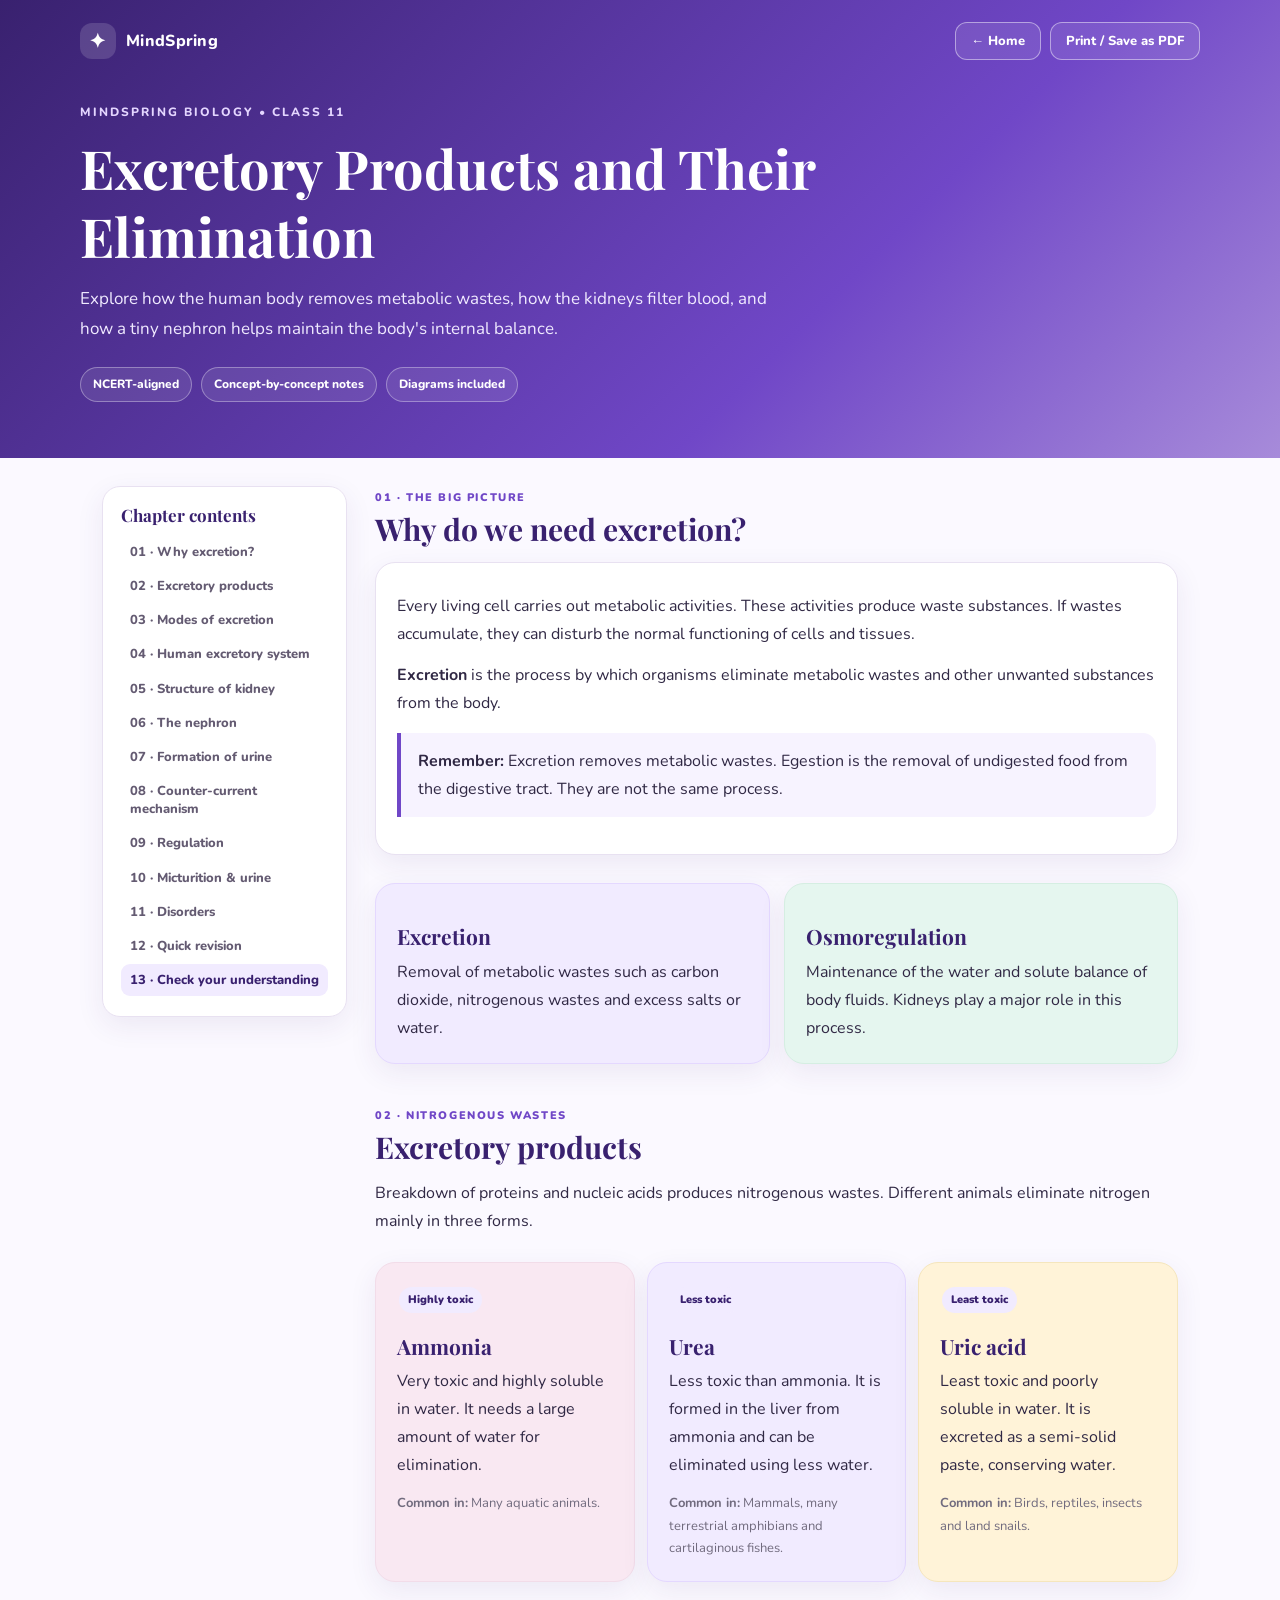
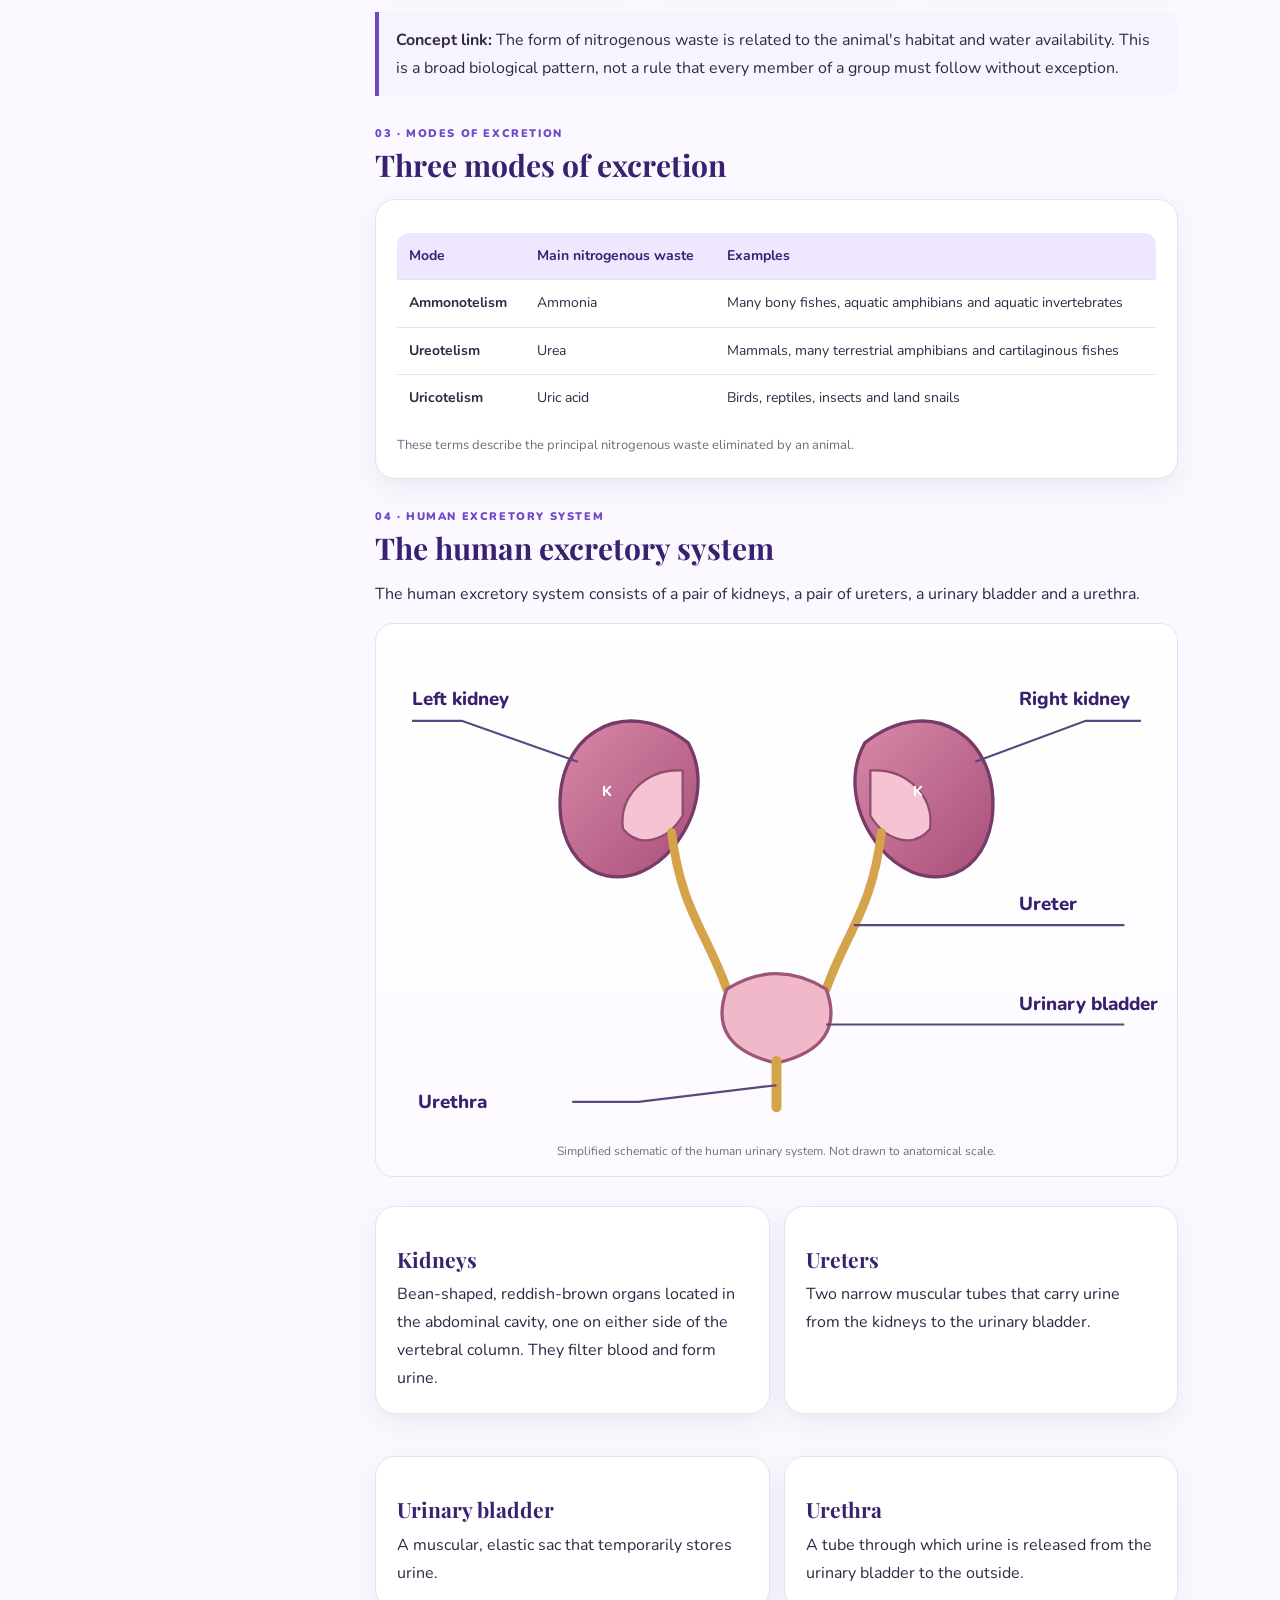
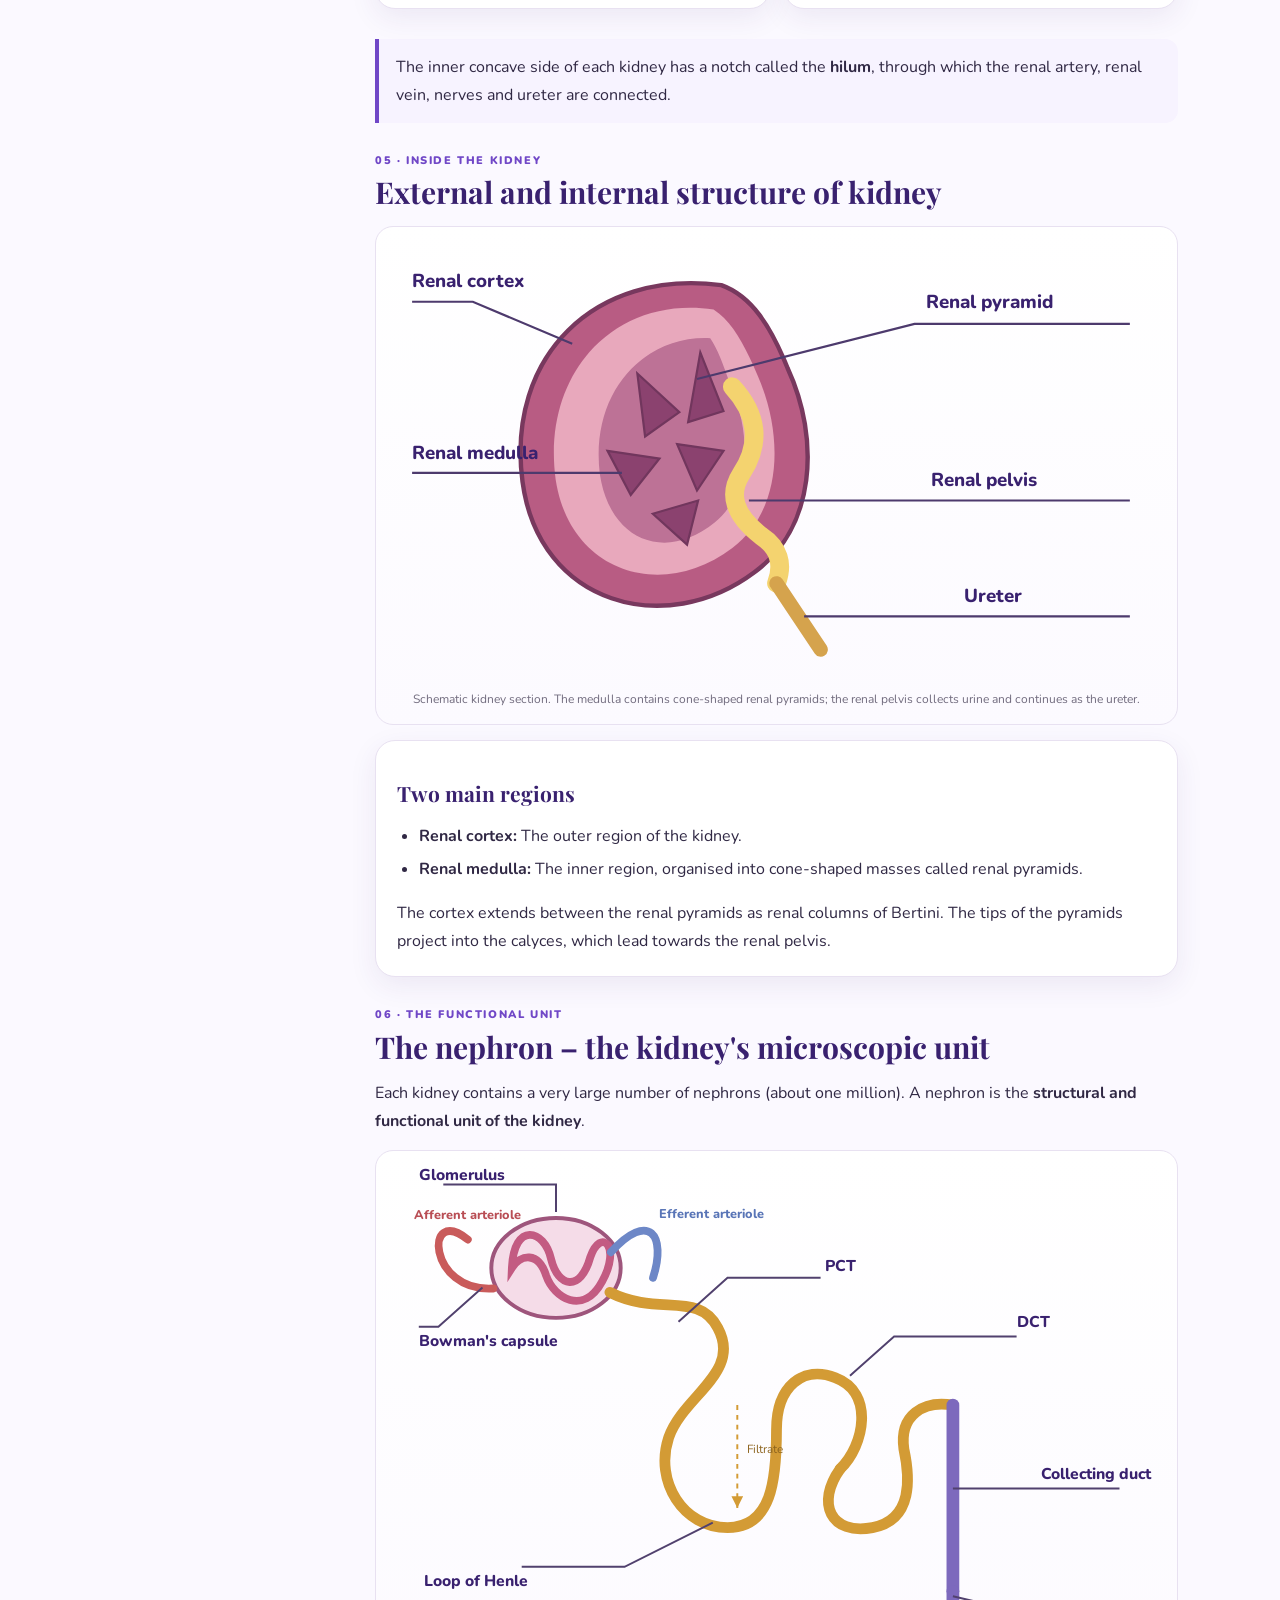
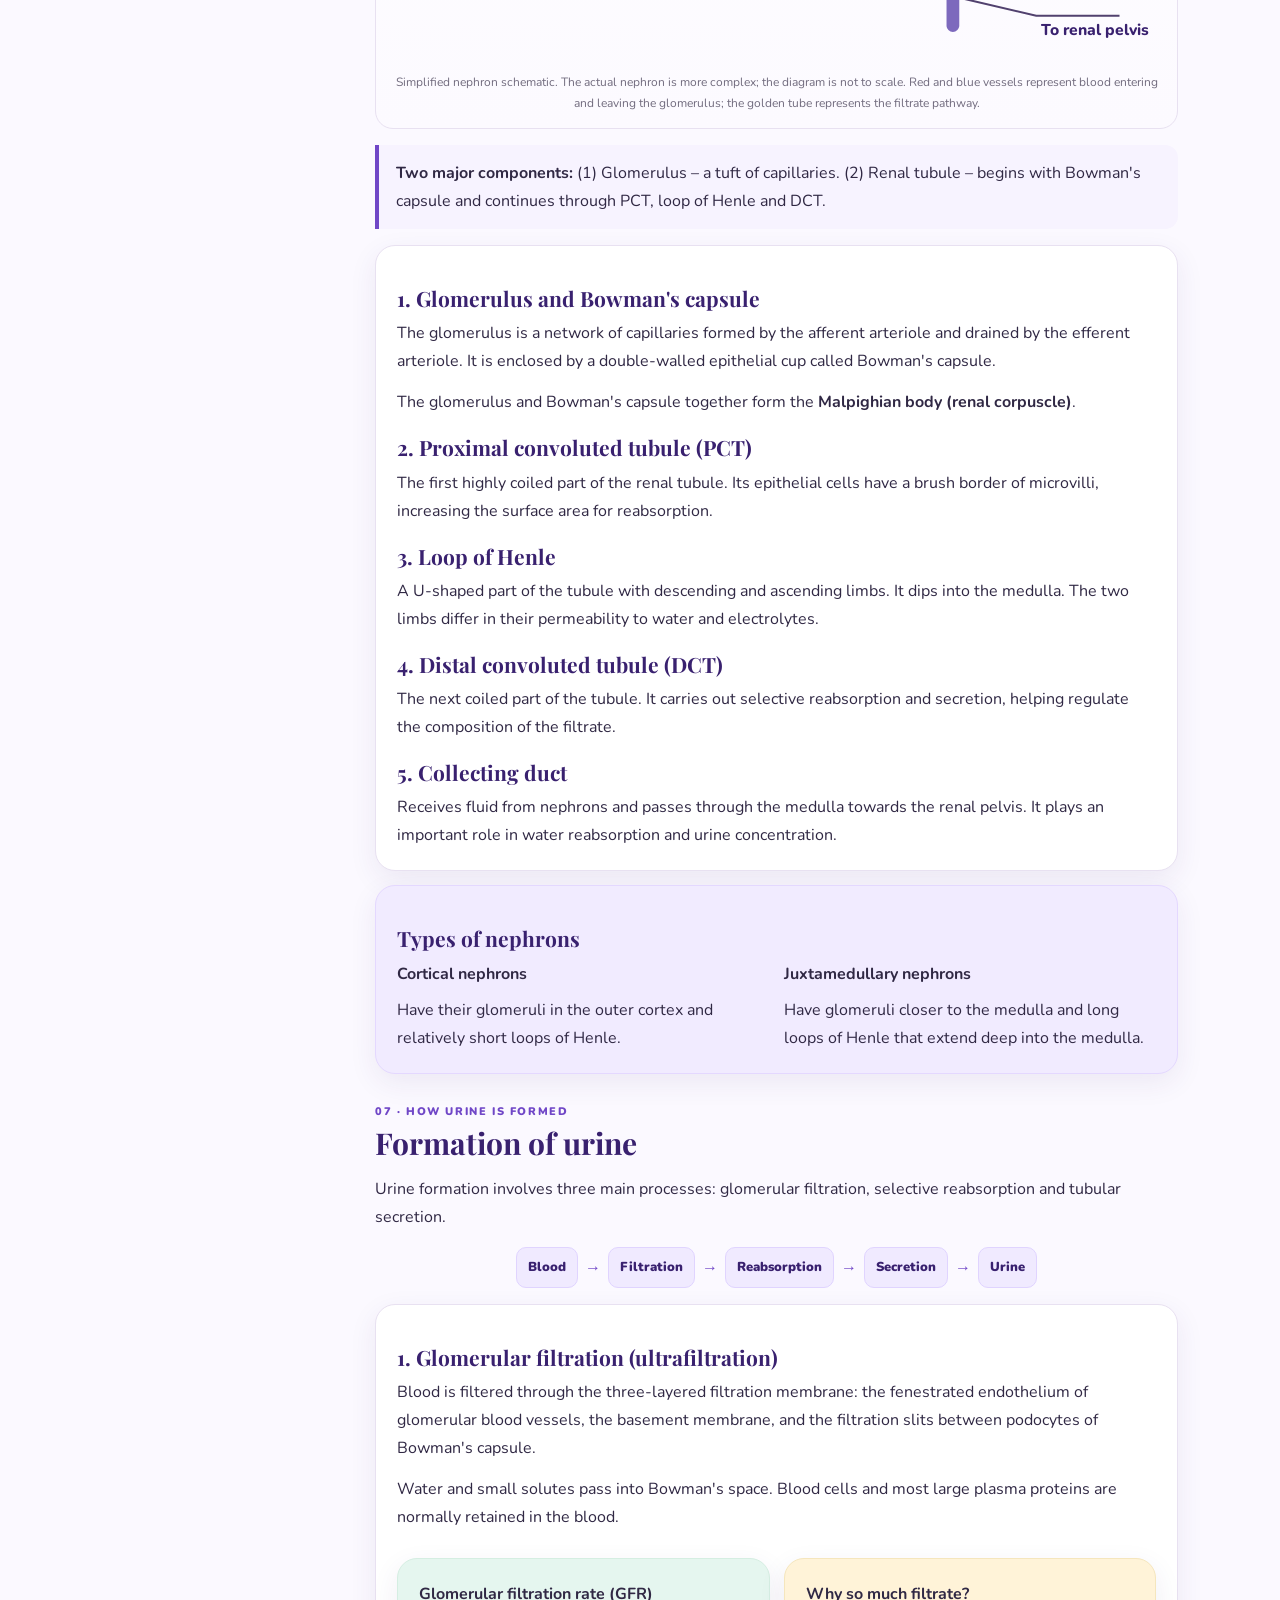
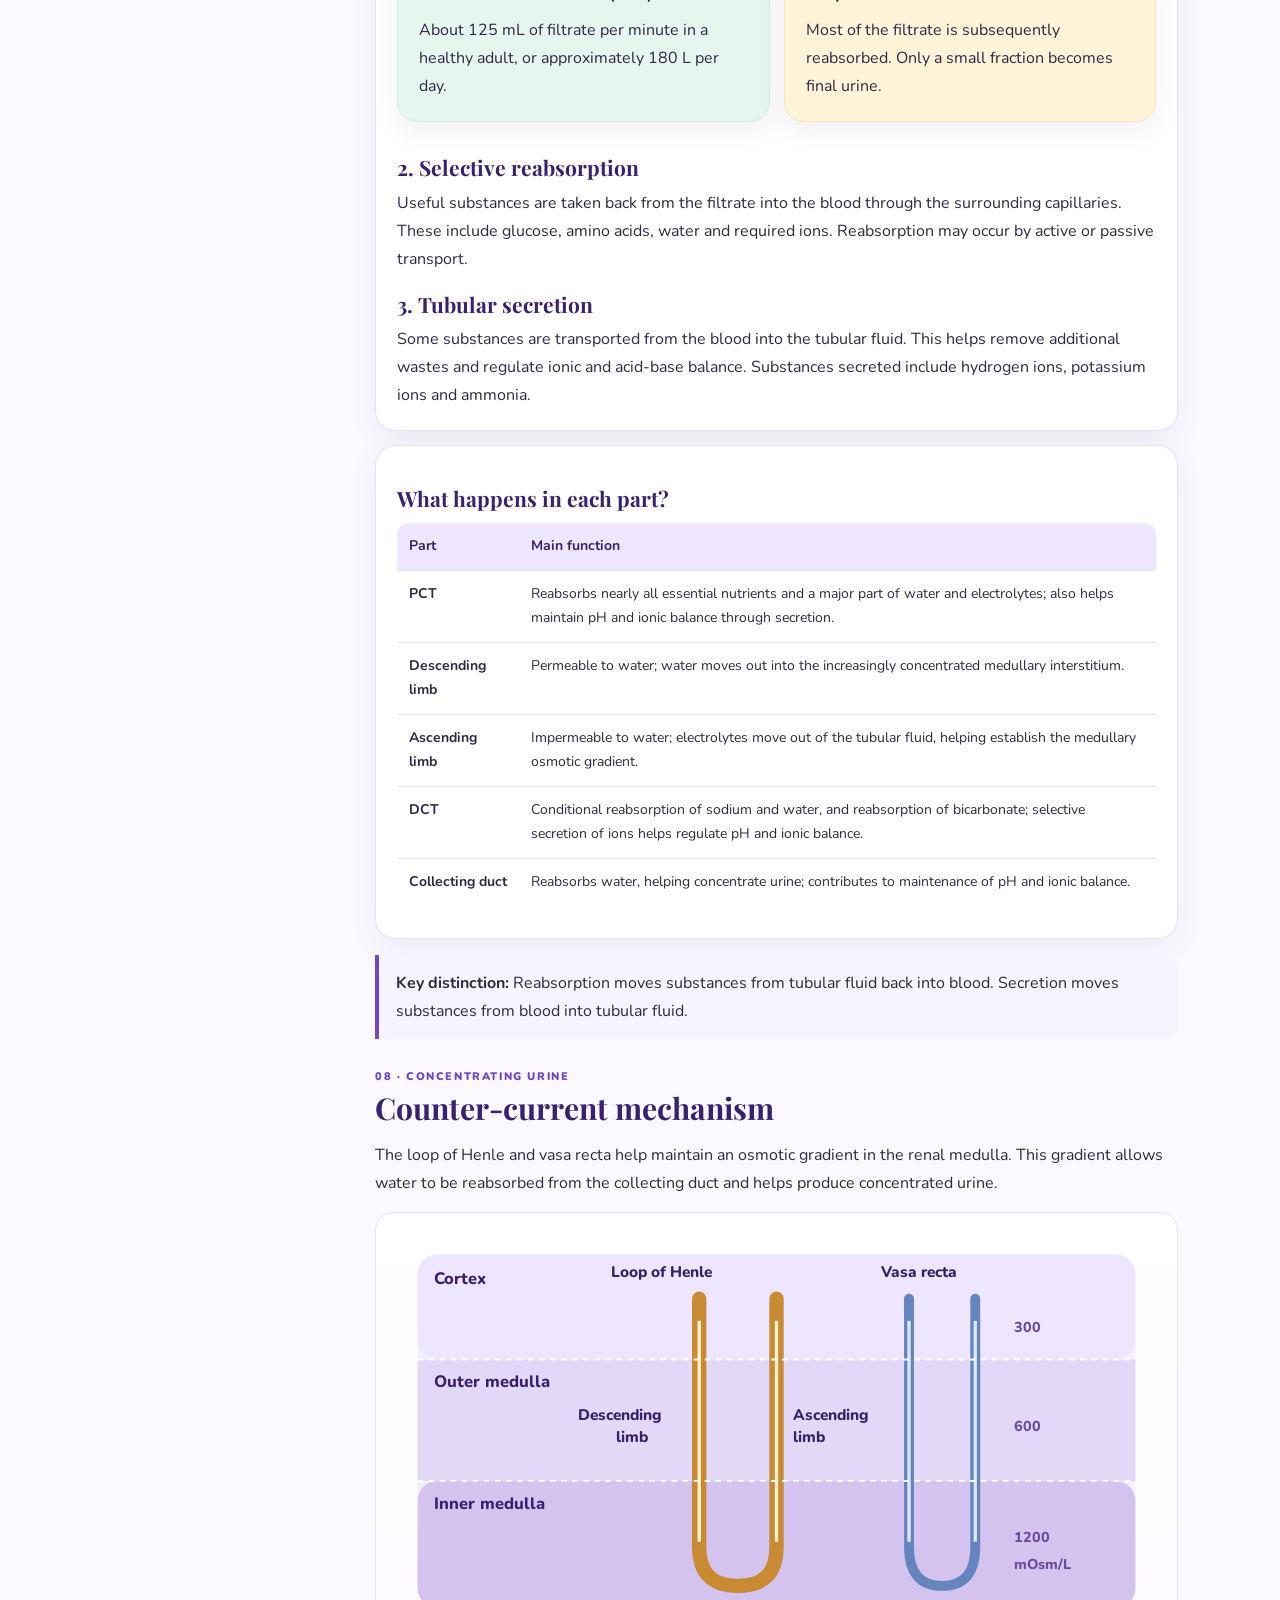
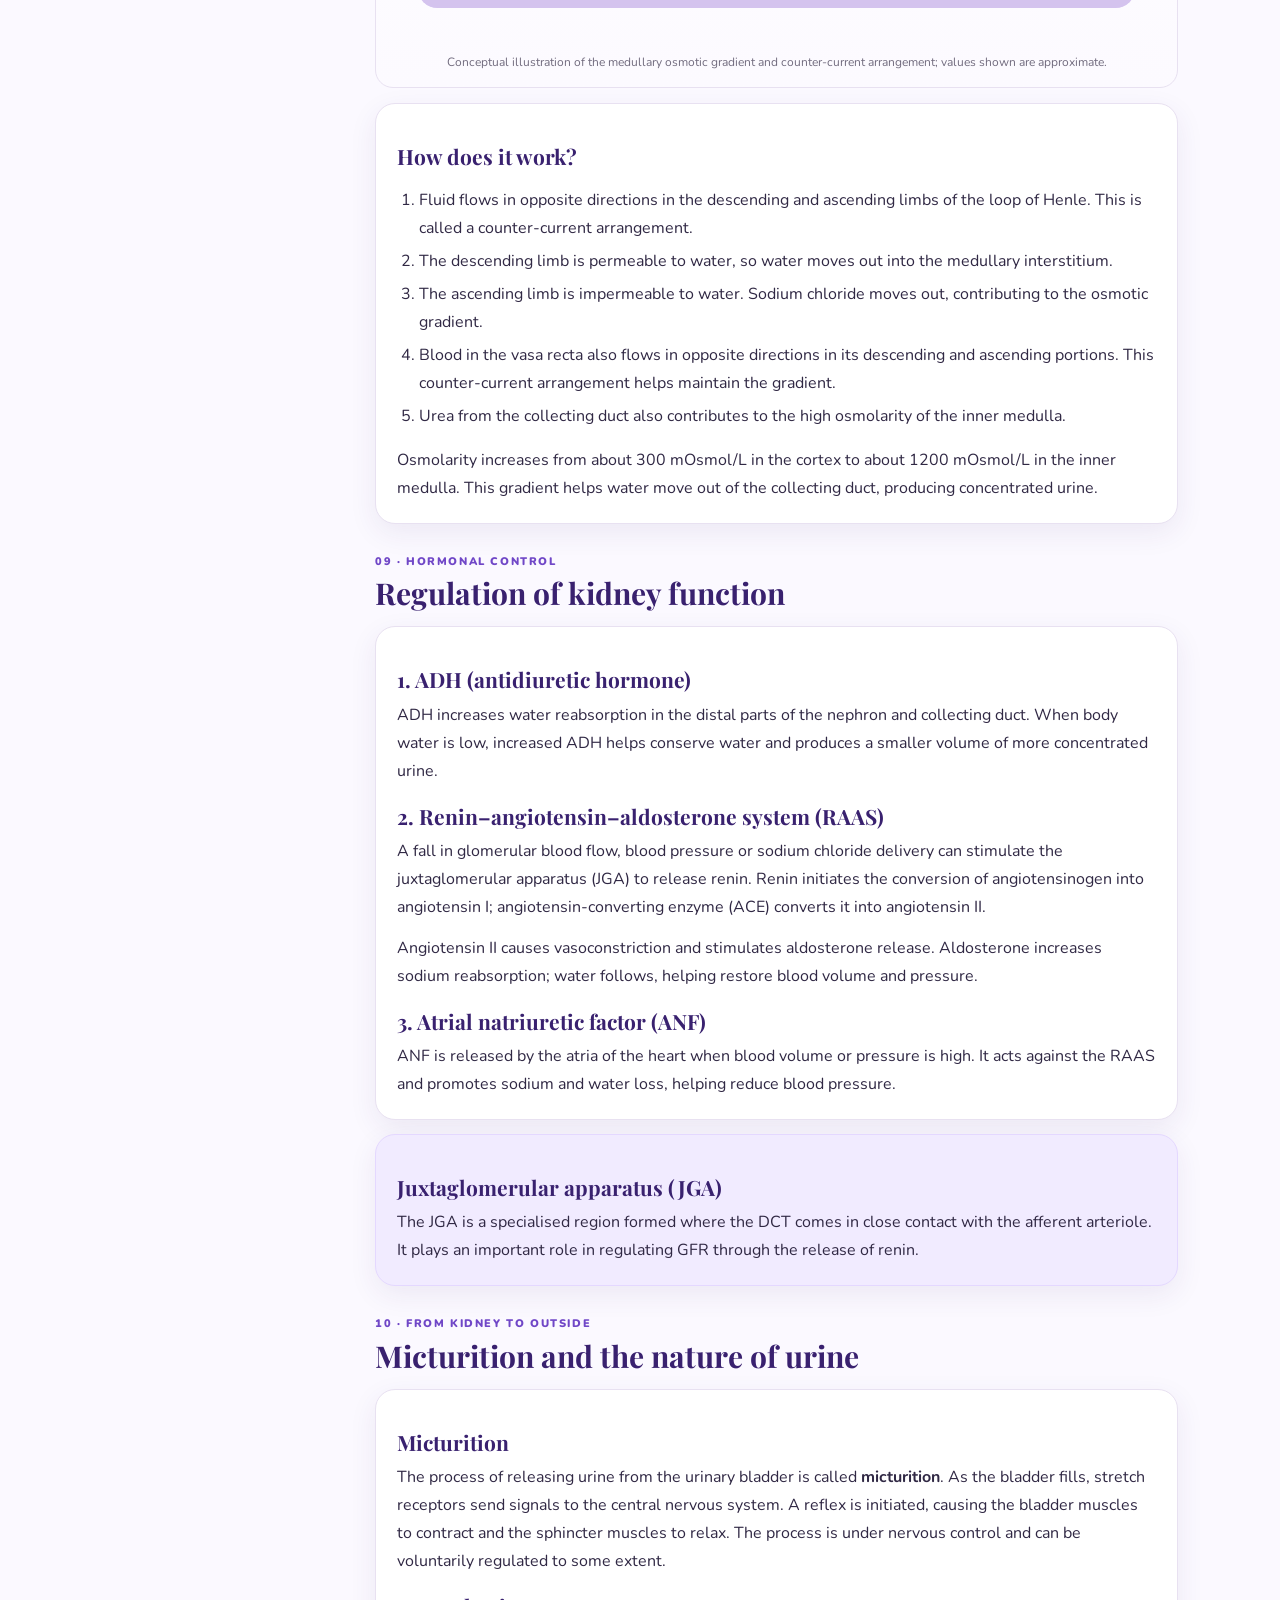
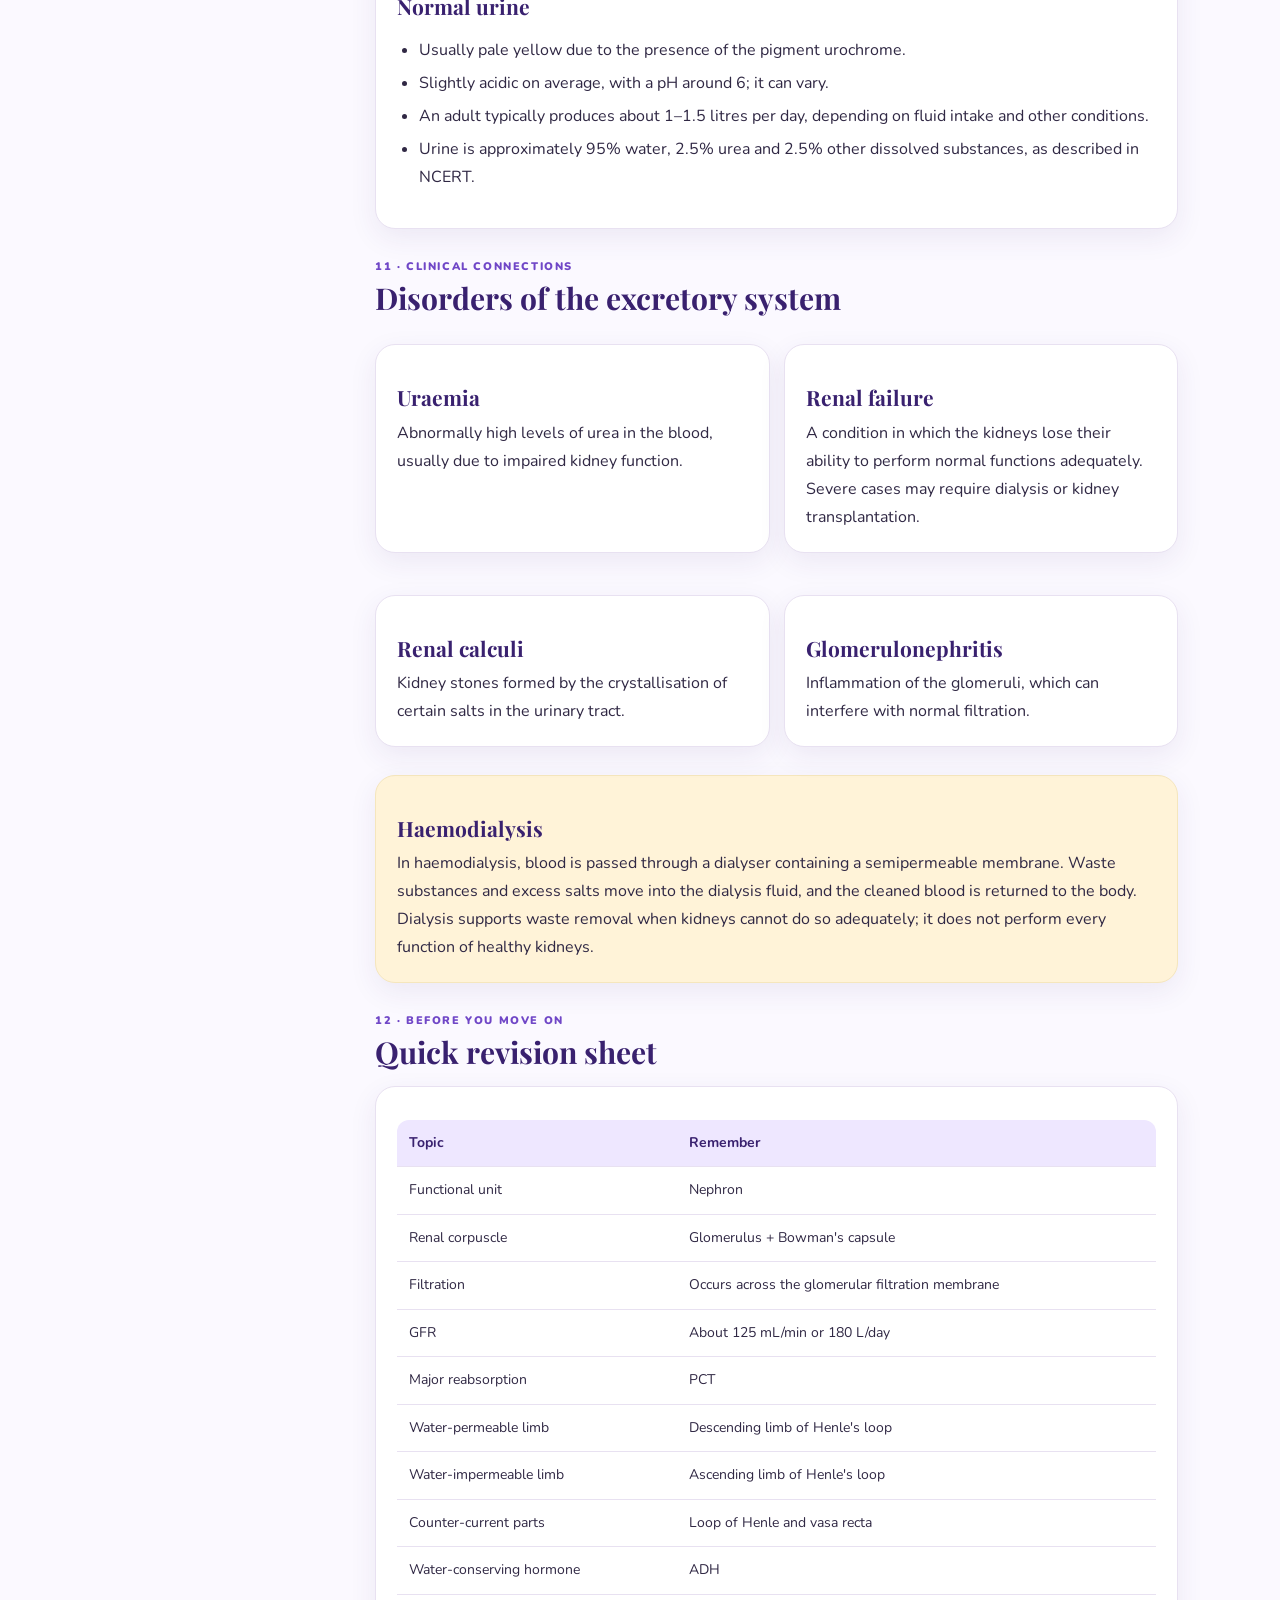
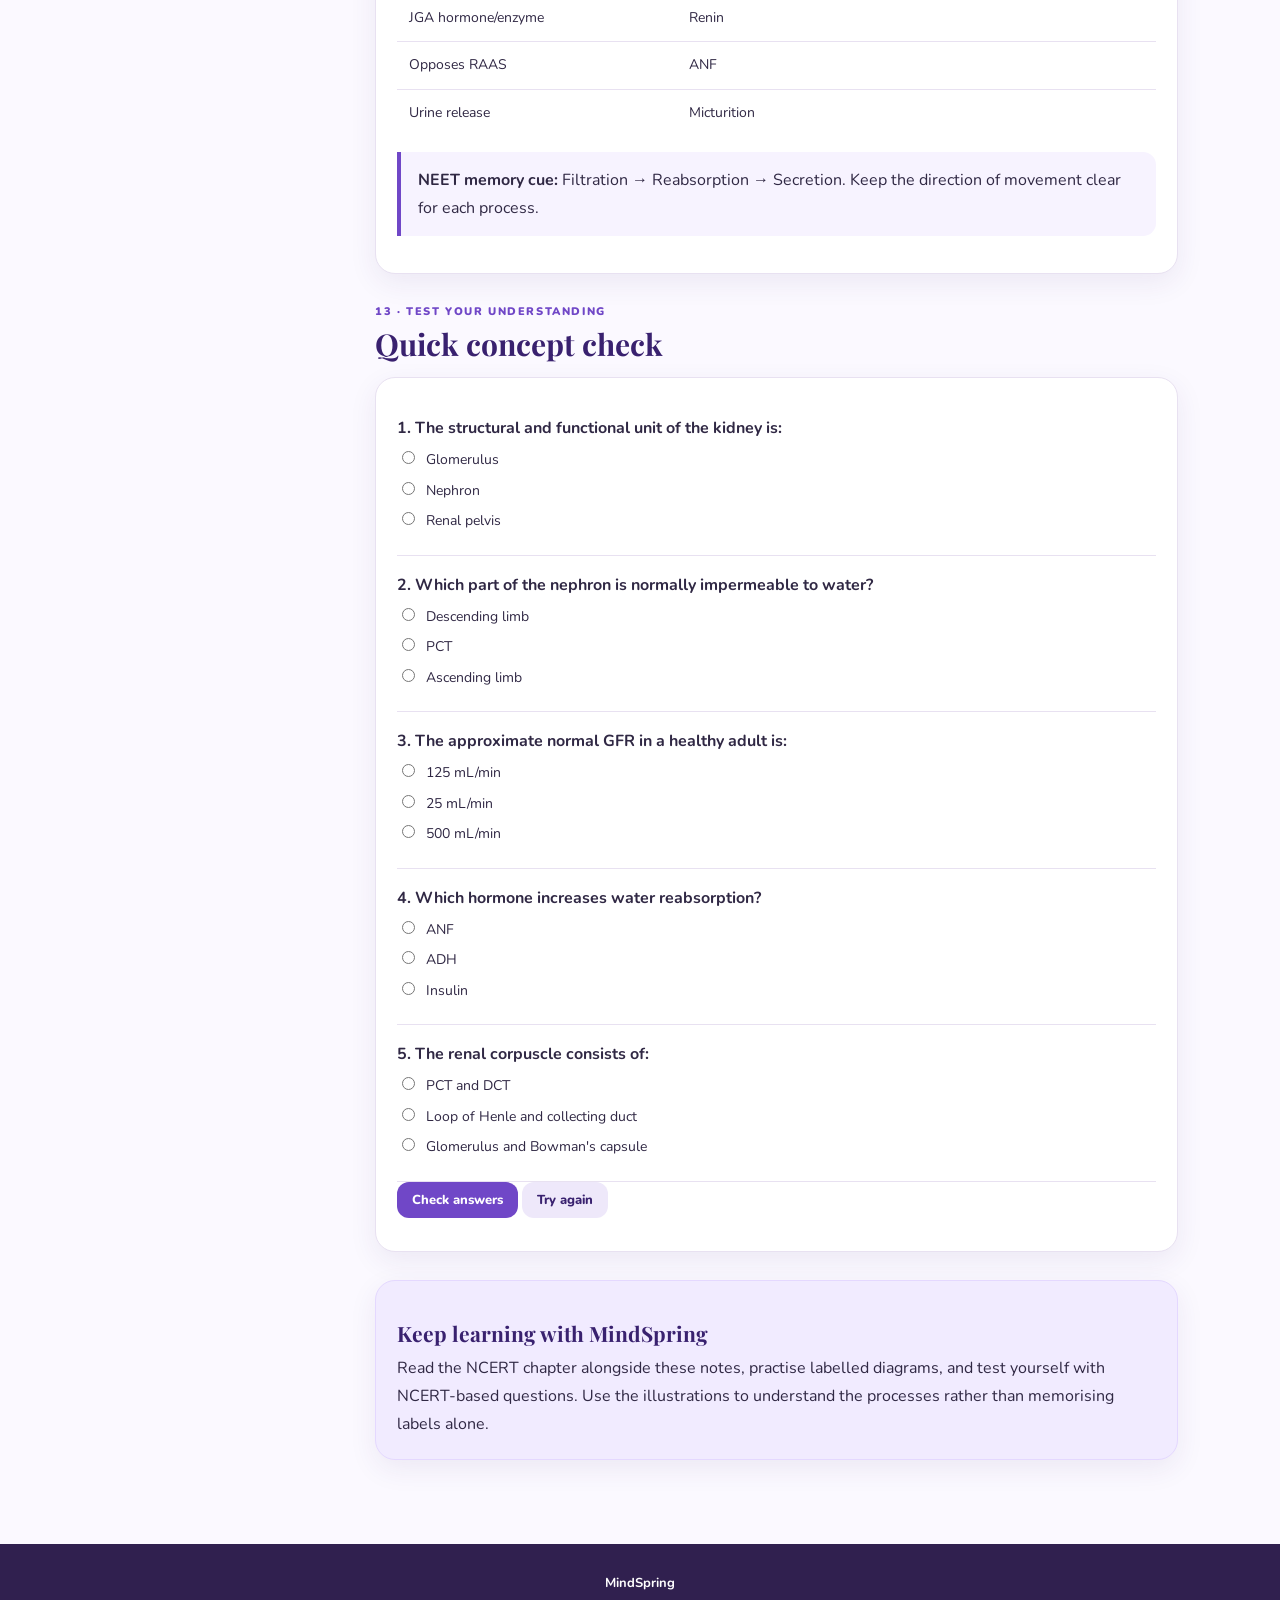
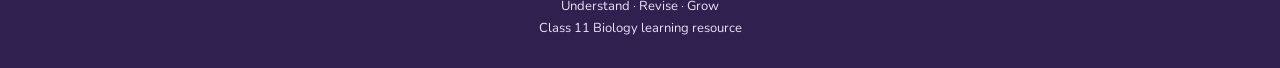
<file: excretory-system.html>
<!DOCTYPE html>
<html lang="en">
<head>
<meta charset="UTF-8">
<meta name="viewport" content="width=device-width, initial-scale=1.0">
<meta name="description" content="MindSpring Class 11 Biology: Excretory Products and Their Elimination. NCERT-aligned notes, nephron diagrams, urine formation and revision.">
<title>Excretory Products and Their Elimination | MindSpring</title>
<link rel="preconnect" href="https://fonts.googleapis.com">
<link rel="preconnect" href="https://fonts.gstatic.com" crossorigin>
<link href="https://fonts.googleapis.com/css2?family=Nunito:wght@400;500;600;700;800&family=Playfair+Display:wght@600;700;800&display=swap" rel="stylesheet">
<style>
:root{
 --purple:#7047c7;--deep:#39216f;--lav:#f1ebff;--lav2:#e5d9ff;
 --pink:#f9e8f2;--mint:#e5f6ef;--gold:#fff3d8;--ink:#302844;
 --muted:#716b7e;--line:#e8e1f1;--white:#fff;--shadow:0 9px 28px rgba(65,39,111,.08);
}
*{box-sizing:border-box}
html{scroll-behavior:smooth;scroll-padding-top:100px}
body{margin:0;background:#fbf9ff;color:var(--ink);font-family:'Nunito',Arial,sans-serif;line-height:1.75}
#progress{position:fixed;top:0;left:0;height:4px;width:0;background:linear-gradient(90deg,#7047c7,#c18ce8);z-index:1000}
header{background:linear-gradient(135deg,#39216f,#7047c7 65%,#a78bda);color:white;padding:22px max(5%,calc((100% - 1120px)/2)) 56px}
.topbar{display:flex;align-items:center;justify-content:space-between;gap:16px;flex-wrap:wrap;margin-bottom:42px}
.brand{display:flex;align-items:center;gap:10px;color:white;text-decoration:none;font-weight:800;letter-spacing:.3px}
.brand-mark{width:36px;height:36px;border-radius:12px;background:#ffffff25;display:grid;place-items:center;font-size:20px}
.top-actions{display:flex;gap:9px;flex-wrap:wrap}
.btn{border:1px solid #ffffff75;background:#ffffff18;color:white;border-radius:12px;padding:9px 15px;font:800 13px 'Nunito';text-decoration:none;cursor:pointer}
.btn:hover{background:#ffffff30}
.hero{max-width:850px}
.eyebrow{font-size:12px;text-transform:uppercase;letter-spacing:2px;font-weight:800;color:#e4d6ff}
h1,h2,h3,h4{font-family:'Playfair Display',Georgia,serif;line-height:1.25}
h1{font-size:clamp(34px,5vw,54px);margin:12px 0 14px}
.hero p{max-width:720px;color:#f0eaff;font-size:17px;margin:0}
.hero-meta{display:flex;gap:9px;flex-wrap:wrap;margin-top:23px}
.pill{border:1px solid #ffffff55;background:#ffffff18;border-radius:30px;padding:6px 12px;font-size:12px;font-weight:800}
.layout{max-width:1120px;margin:0 auto;padding:0 22px;display:grid;grid-template-columns:245px minmax(0,1fr);gap:28px;align-items:start}
aside{position:sticky;top:18px;margin-top:28px;background:white;border:1px solid var(--line);border-radius:18px;padding:18px;box-shadow:var(--shadow);max-height:calc(100vh - 36px);overflow:auto}
aside h3{font-size:17px;margin:0 0 10px;color:var(--deep)}
aside a{display:block;text-decoration:none;color:#645b72;font-size:13px;font-weight:800;padding:7px 9px;border-radius:9px;margin:2px 0;line-height:1.4}
aside a:hover,aside a.active{background:var(--lav);color:var(--deep)}
main{min-width:0;padding:30px 0 70px}
section{margin:0 0 28px;scroll-margin-top:90px}
.section-kicker{font-size:11px;color:var(--purple);font-weight:900;letter-spacing:1.6px;text-transform:uppercase}
h2{font-size:30px;color:var(--deep);margin:4px 0 13px}
h3{font-size:21px;color:var(--deep);margin:18px 0 8px}
h4{font-size:17px;color:var(--deep);margin:12px 0 5px}
p{margin:8px 0 13px}
.card{background:white;border:1px solid var(--line);border-radius:20px;padding:21px;margin:14px 0;box-shadow:var(--shadow)}
.card p:last-child{margin-bottom:0}
.grid2{display:grid;grid-template-columns:repeat(2,minmax(0,1fr));gap:14px}
.grid3{display:grid;grid-template-columns:repeat(3,minmax(0,1fr));gap:12px}
.soft{background:var(--lav);border-color:#e4d8ff}
.mint{background:var(--mint);border-color:#d5eee2}
.gold{background:var(--gold);border-color:#f5e6bd}
.pink{background:var(--pink);border-color:#f2dce9}
.callout{border-left:4px solid var(--purple);background:#f7f3ff;padding:14px 17px;border-radius:0 13px 13px 0;margin:16px 0}
.small{font-size:13px;color:var(--muted)}
.diagram{background:linear-gradient(180deg,#fff,#fcfaff);border:1px solid var(--line);border-radius:18px;padding:14px;margin:15px 0;text-align:center;overflow:hidden}
.diagram svg{width:100%;height:auto;max-height:490px}
.diagram figcaption{font-size:12px;color:var(--muted);margin-top:8px}
table{width:100%;border-collapse:collapse;font-size:14px;margin:12px 0;border-radius:12px;overflow:hidden}
th{background:#eee7ff;color:var(--deep);text-align:left}
th,td{padding:11px 12px;border-bottom:1px solid var(--line);vertical-align:top}
tr:last-child td{border-bottom:0}
ul,ol{padding-left:22px}
li{margin:5px 0}
.tag{display:inline-block;background:var(--lav);color:var(--deep);font-size:11px;font-weight:900;border-radius:20px;padding:3px 9px;margin:2px}
.pathway{display:flex;align-items:center;justify-content:center;flex-wrap:wrap;gap:7px;margin:16px 0}
.pathway span{background:#f0eaff;color:var(--deep);border:1px solid #e0d4ff;border-radius:10px;padding:8px 11px;font-weight:900;font-size:13px}
.pathway b{color:var(--purple)}
.quiz-q{padding:15px 0;border-bottom:1px solid var(--line)}
.quiz-q:last-child{border:0}
.quiz-q label{display:block;margin:6px 0;font-size:14px;cursor:pointer}
.quiz-q input{accent-color:var(--purple);margin-right:7px}
#quiz-result{font-weight:900;color:var(--deep);margin-top:12px}
footer{background:#30204f;color:#e9e1f7;text-align:center;padding:28px 18px;font-size:13px}
footer strong{color:white}
@media(max-width:850px){
 .layout{grid-template-columns:1fr;gap:0}
 aside{position:relative;top:auto;max-height:none;margin-top:18px}
 aside nav{display:grid;grid-template-columns:repeat(2,minmax(0,1fr));gap:2px}
 main{padding-top:24px}
}
@media(max-width:560px){
 header{padding:18px 20px 38px}
 .topbar{margin-bottom:30px}
 .grid2,.grid3{grid-template-columns:1fr}
 .card{padding:17px}
 h2{font-size:26px}
 th,td{padding:9px;font-size:12px}
}
@media print{
 @page{size:A4;margin:15mm}
 body{background:white;color:#222;font-size:11pt}
 #progress,.top-actions,aside,.no-print{display:none!important}
 header{background:white!important;color:#222;padding:0 0 18px}
 .eyebrow,.hero p{color:#444}
 .pill{border:1px solid #aaa;color:#333;background:white}
 .layout{display:block;max-width:none;padding:0}
 main{padding:10px 0}
 .card,.diagram{box-shadow:none;break-inside:avoid;border:1px solid #bbb}
 section{break-inside:auto}
 h1,h2,h3{color:#222;break-after:avoid}
 footer{background:white;color:#333;border-top:1px solid #aaa}
 a{color:#222}
}
</style>
</head>
<body>
<div id="progress"></div>
<header>
 <div class="topbar">
  <a class="brand" href="index.html"><span class="brand-mark">✦</span><span>MindSpring</span></a>
  <div class="top-actions">
   <a class="btn" href="index.html">← Home</a>
   <button class="btn" onclick="window.print()">Print / Save as PDF</button>
  </div>
 </div>
 <div class="hero">
  <div class="eyebrow">MindSpring Biology • Class 11</div>
  <h1>Excretory Products and Their Elimination</h1>
  <p>Explore how the human body removes metabolic wastes, how the kidneys filter blood, and how a tiny nephron helps maintain the body's internal balance.</p>
  <div class="hero-meta"><span class="pill">NCERT-aligned</span><span class="pill">Concept-by-concept notes</span><span class="pill">Diagrams included</span></div>
 </div>
</header>

<div class="layout">
<aside>
 <h3>Chapter contents</h3>
 <nav id="contents">
  <a href="#intro">01 · Why excretion?</a>
  <a href="#products">02 · Excretory products</a>
  <a href="#modes">03 · Modes of excretion</a>
  <a href="#human-system">04 · Human excretory system</a>
  <a href="#kidney">05 · Structure of kidney</a>
  <a href="#nephron">06 · The nephron</a>
  <a href="#urine">07 · Formation of urine</a>
  <a href="#counter">08 · Counter-current mechanism</a>
  <a href="#regulation">09 · Regulation</a>
  <a href="#micturition">10 · Micturition & urine</a>
  <a href="#disorders">11 · Disorders</a>
  <a href="#revision">12 · Quick revision</a>
  <a href="#quiz">13 · Check your understanding</a>
 </nav>
</aside>

<main>
<section id="intro">
 <div class="section-kicker">01 · The big picture</div><h2>Why do we need excretion?</h2>
 <div class="card">
  <p>Every living cell carries out metabolic activities. These activities produce waste substances. If wastes accumulate, they can disturb the normal functioning of cells and tissues.</p>
  <p><strong>Excretion</strong> is the process by which organisms eliminate metabolic wastes and other unwanted substances from the body.</p>
  <div class="callout"><strong>Remember:</strong> Excretion removes metabolic wastes. Egestion is the removal of undigested food from the digestive tract. They are not the same process.</div>
 </div>
 <div class="grid2">
  <div class="card soft"><h3>Excretion</h3><p>Removal of metabolic wastes such as carbon dioxide, nitrogenous wastes and excess salts or water.</p></div>
  <div class="card mint"><h3>Osmoregulation</h3><p>Maintenance of the water and solute balance of body fluids. Kidneys play a major role in this process.</p></div>
 </div>
</section>

<section id="products">
 <div class="section-kicker">02 · Nitrogenous wastes</div><h2>Excretory products</h2>
 <p>Breakdown of proteins and nucleic acids produces nitrogenous wastes. Different animals eliminate nitrogen mainly in three forms.</p>
 <div class="grid3">
  <div class="card pink"><span class="tag">Highly toxic</span><h3>Ammonia</h3><p>Very toxic and highly soluble in water. It needs a large amount of water for elimination.</p><p class="small"><strong>Common in:</strong> Many aquatic animals.</p></div>
  <div class="card soft"><span class="tag">Less toxic</span><h3>Urea</h3><p>Less toxic than ammonia. It is formed in the liver from ammonia and can be eliminated using less water.</p><p class="small"><strong>Common in:</strong> Mammals, many terrestrial amphibians and cartilaginous fishes.</p></div>
  <div class="card gold"><span class="tag">Least toxic</span><h3>Uric acid</h3><p>Least toxic and poorly soluble in water. It is excreted as a semi-solid paste, conserving water.</p><p class="small"><strong>Common in:</strong> Birds, reptiles, insects and land snails.</p></div>
 </div>
 <div class="callout"><strong>Concept link:</strong> The form of nitrogenous waste is related to the animal's habitat and water availability. This is a broad biological pattern, not a rule that every member of a group must follow without exception.</div>
</section>

<section id="modes">
 <div class="section-kicker">03 · Modes of excretion</div><h2>Three modes of excretion</h2>
 <div class="card">
  <table><thead><tr><th>Mode</th><th>Main nitrogenous waste</th><th>Examples</th></tr></thead>
  <tbody>
   <tr><td><strong>Ammonotelism</strong></td><td>Ammonia</td><td>Many bony fishes, aquatic amphibians and aquatic invertebrates</td></tr>
   <tr><td><strong>Ureotelism</strong></td><td>Urea</td><td>Mammals, many terrestrial amphibians and cartilaginous fishes</td></tr>
   <tr><td><strong>Uricotelism</strong></td><td>Uric acid</td><td>Birds, reptiles, insects and land snails</td></tr>
  </tbody></table>
  <p class="small">These terms describe the principal nitrogenous waste eliminated by an animal.</p>
 </div>
</section>

<section id="human-system">
 <div class="section-kicker">04 · Human excretory system</div><h2>The human excretory system</h2>
 <p>The human excretory system consists of a pair of kidneys, a pair of ureters, a urinary bladder and a urethra.</p>
 <figure class="diagram">
 <svg viewBox="0 0 700 440" role="img" aria-label="Schematic human urinary system showing kidneys, ureters, urinary bladder and urethra">
  <defs><linearGradient id="kid" x2="1" y2="1"><stop stop-color="#d889a7"/><stop offset="1" stop-color="#a94e7a"/></linearGradient></defs>
  <path d="M270 95 C210 48 145 90 155 165 C165 225 222 231 256 190 C280 161 286 124 270 95Z" fill="url(#kid)" stroke="#773b68" stroke-width="3"/>
  <path d="M430 95 C490 48 555 90 545 165 C535 225 478 231 444 190 C420 161 414 124 430 95Z" fill="url(#kid)" stroke="#773b68" stroke-width="3"/>
  <path d="M265 120 C232 118 207 143 211 173 C226 191 251 184 265 161Z" fill="#f5c3d2" stroke="#8d4b70" stroke-width="2"/>
  <path d="M435 120 C468 118 493 143 489 173 C474 191 449 184 435 161Z" fill="#f5c3d2" stroke="#8d4b70" stroke-width="2"/>
  <path d="M255 176 C263 245 287 267 305 318" fill="none" stroke="#d4a34a" stroke-width="8" stroke-linecap="round"/>
  <path d="M445 176 C437 245 413 267 395 318" fill="none" stroke="#d4a34a" stroke-width="8" stroke-linecap="round"/>
  <path d="M305 318 Q350 290 395 318 Q414 370 350 385 Q286 370 305 318Z" fill="#f1b8c9" stroke="#9d5678" stroke-width="3"/>
  <path d="M350 383 L350 425" stroke="#d4a34a" stroke-width="9" stroke-linecap="round"/>
  <g stroke="#5b477d" stroke-width="2" fill="none"><path d="M170 112 L65 75 L20 75"/><path d="M530 112 L630 75 L680 75"/><path d="M420 260 L565 260 L665 260"/><path d="M395 350 L560 350 L665 350"/><path d="M350 405 L225 420 L165 420"/></g>
  <g fill="#39216f" font-size="17" font-family="Nunito" font-weight="800">
   <text x="20" y="61">Left kidney</text><text x="570" y="61">Right kidney</text>
   <text x="570" y="246">Ureter</text><text x="570" y="337">Urinary bladder</text><text x="25" y="426">Urethra</text>
  </g>
  <g fill="#fff" font-size="13" font-family="Nunito" font-weight="800"><text x="192" y="143">K</text><text x="474" y="143">K</text></g>
 </svg>
 <figcaption>Simplified schematic of the human urinary system. Not drawn to anatomical scale.</figcaption>
 </figure>
 <div class="grid2">
  <div class="card"><h3>Kidneys</h3><p>Bean-shaped, reddish-brown organs located in the abdominal cavity, one on either side of the vertebral column. They filter blood and form urine.</p></div>
  <div class="card"><h3>Ureters</h3><p>Two narrow muscular tubes that carry urine from the kidneys to the urinary bladder.</p></div>
  <div class="card"><h3>Urinary bladder</h3><p>A muscular, elastic sac that temporarily stores urine.</p></div>
  <div class="card"><h3>Urethra</h3><p>A tube through which urine is released from the urinary bladder to the outside.</p></div>
 </div>
 <div class="callout">The inner concave side of each kidney has a notch called the <strong>hilum</strong>, through which the renal artery, renal vein, nerves and ureter are connected.</div>
</section>

<section id="kidney">
 <div class="section-kicker">05 · Inside the kidney</div><h2>External and internal structure of kidney</h2>
 <figure class="diagram">
 <svg viewBox="0 0 700 390" role="img" aria-label="Simplified kidney cross-section showing cortex, medulla, renal pyramids, pelvis and ureter">
  <path d="M300 40 C185 25 105 105 120 218 C135 330 250 360 330 300 C385 260 390 180 360 115 C345 78 328 50 300 40Z" fill="#b85c83" stroke="#78385e" stroke-width="4"/>
  <path d="M293 62 C204 49 137 119 150 216 C163 301 247 326 310 278 C355 244 357 177 333 122 C321 94 310 73 293 62Z" fill="#e8a8bc"/>
  <path d="M290 88 C230 85 181 137 190 211 C199 272 250 291 294 255 C327 228 327 177 310 135 C302 113 297 98 290 88Z" fill="#bd7296"/>
  <g fill="#8b426f" stroke="#71365d" stroke-width="2">
   <path d="M224 120 L262 155 L231 177Z"/><path d="M281 101 L302 154 L270 164Z"/>
   <path d="M197 190 L244 197 L218 230Z"/><path d="M260 184 L302 190 L278 226Z"/>
   <path d="M238 247 L279 235 L269 275Z"/>
  </g>
  <path d="M310 132 Q345 170 318 211 Q300 239 336 267 Q360 283 350 310" fill="none" stroke="#f4d36f" stroke-width="17" stroke-linecap="round"/>
  <path d="M350 310 L390 370" stroke="#d5a34d" stroke-width="13" stroke-linecap="round"/>
  <g stroke="#4d3a6d" stroke-width="2" fill="none">
   <path d="M165 93 L75 55 L20 55"/><path d="M210 210 L70 210 L20 210"/>
   <path d="M278 125 L475 75 L670 75"/><path d="M325 235 L485 235 L670 235"/><path d="M375 340 L510 340 L670 340"/>
  </g>
  <g fill="#39216f" font-size="17" font-family="Nunito" font-weight="800">
   <text x="20" y="42">Renal cortex</text><text x="20" y="197">Renal medulla</text>
   <text x="485" y="61">Renal pyramid</text><text x="490" y="222">Renal pelvis</text><text x="520" y="327">Ureter</text>
  </g>
 </svg>
 <figcaption>Schematic kidney section. The medulla contains cone-shaped renal pyramids; the renal pelvis collects urine and continues as the ureter.</figcaption>
 </figure>
 <div class="card">
  <h3>Two main regions</h3>
  <ul><li><strong>Renal cortex:</strong> The outer region of the kidney.</li><li><strong>Renal medulla:</strong> The inner region, organised into cone-shaped masses called renal pyramids.</li></ul>
  <p>The cortex extends between the renal pyramids as renal columns of Bertini. The tips of the pyramids project into the calyces, which lead towards the renal pelvis.</p>
 </div>
</section>

<section id="nephron">
 <div class="section-kicker">06 · The functional unit</div><h2>The nephron – the kidney's microscopic unit</h2>
 <p>Each kidney contains a very large number of nephrons (about one million). A nephron is the <strong>structural and functional unit of the kidney</strong>.</p>
 <figure class="diagram">
 <svg viewBox="0 0 760 500" role="img" aria-label="Schematic nephron showing glomerulus, Bowman's capsule, PCT, loop of Henle, DCT and collecting duct">
  <defs><marker id="arr" markerWidth="8" markerHeight="8" refX="6" refY="3" orient="auto"><path d="M0 0 L6 3 L0 6" fill="#d39b35"/></marker></defs>
  <ellipse cx="155" cy="105" rx="66" ry="51" fill="#f5dce8" stroke="#9e557c" stroke-width="4"/>
  <path d="M110 105 C112 58 143 65 150 96 C157 125 180 130 190 94 C201 63 222 83 202 119 C183 154 153 136 145 113 C137 88 119 91 110 105Z" fill="none" stroke="#c35b82" stroke-width="8" stroke-linecap="round"/>
  <path d="M65 76 C20 40 24 130 91 126" fill="none" stroke="#c95b5b" stroke-width="8" stroke-linecap="round"/>
  <path d="M211 89 C250 46 268 72 254 115" fill="none" stroke="#6d87c7" stroke-width="8" stroke-linecap="round"/>
  <path d="M210 130 C260 155 300 128 320 166 C345 212 285 235 270 278 C255 323 285 370 330 370 C375 370 380 322 380 270 C380 226 407 204 440 217 C480 232 470 286 445 310" fill="none" stroke="#d39b35" stroke-width="11" stroke-linecap="round" stroke-linejoin="round"/>
  <path d="M445 310 C420 345 435 378 478 370 C520 362 516 318 510 290 C505 255 530 240 560 245" fill="none" stroke="#d39b35" stroke-width="11" stroke-linecap="round"/>
  <path d="M560 245 L560 435" stroke="#7d69bd" stroke-width="13" stroke-linecap="round"/>
  <path d="M560 435 L560 470" stroke="#7d69bd" stroke-width="13" stroke-linecap="round"/>
  <g stroke="#51416e" stroke-width="2" fill="none">
   <path d="M155 48 L155 20 L40 20"/><path d="M80 125 L35 165 L15 165"/>
   <path d="M280 160 L330 115 L425 115"/><path d="M315 365 L225 410 L120 410"/>
   <path d="M455 215 L500 175 L625 175"/><path d="M560 330 L645 330 L730 330"/>
   <path d="M560 440 L645 460 L730 460"/>
  </g>
  <g fill="#39216f" font-family="Nunito" font-size="16" font-weight="800">
   <text x="15" y="15">Glomerulus</text><text x="15" y="185">Bowman's capsule</text>
   <text x="430" y="108">PCT</text><text x="20" y="430">Loop of Henle</text>
   <text x="625" y="165">DCT</text><text x="650" y="320">Collecting duct</text><text x="650" y="480">To renal pelvis</text>
  </g>
  <g fill="#b94e55" font-family="Nunito" font-size="13" font-weight="800"><text x="10" y="55">Afferent arteriole</text></g>
  <g fill="#5975b7" font-family="Nunito" font-size="13" font-weight="800"><text x="260" y="54">Efferent arteriole</text></g>
  <path d="M340 245 L340 350" stroke="#d39b35" stroke-width="2" stroke-dasharray="5 5" marker-end="url(#arr)"/>
  <text x="350" y="294" fill="#8d641f" font-size="12" font-family="Nunito">Filtrate</text>
 </svg>
 <figcaption>Simplified nephron schematic. The actual nephron is more complex; the diagram is not to scale. Red and blue vessels represent blood entering and leaving the glomerulus; the golden tube represents the filtrate pathway.</figcaption>
 </figure>
 <div class="callout"><strong>Two major components:</strong> (1) Glomerulus – a tuft of capillaries. (2) Renal tubule – begins with Bowman's capsule and continues through PCT, loop of Henle and DCT.</div>
 <div class="card">
  <h3>1. Glomerulus and Bowman's capsule</h3>
  <p>The glomerulus is a network of capillaries formed by the afferent arteriole and drained by the efferent arteriole. It is enclosed by a double-walled epithelial cup called Bowman's capsule.</p>
  <p>The glomerulus and Bowman's capsule together form the <strong>Malpighian body (renal corpuscle)</strong>.</p>
  <h3>2. Proximal convoluted tubule (PCT)</h3>
  <p>The first highly coiled part of the renal tubule. Its epithelial cells have a brush border of microvilli, increasing the surface area for reabsorption.</p>
  <h3>3. Loop of Henle</h3>
  <p>A U-shaped part of the tubule with descending and ascending limbs. It dips into the medulla. The two limbs differ in their permeability to water and electrolytes.</p>
  <h3>4. Distal convoluted tubule (DCT)</h3>
  <p>The next coiled part of the tubule. It carries out selective reabsorption and secretion, helping regulate the composition of the filtrate.</p>
  <h3>5. Collecting duct</h3>
  <p>Receives fluid from nephrons and passes through the medulla towards the renal pelvis. It plays an important role in water reabsorption and urine concentration.</p>
 </div>
 <div class="card soft">
  <h3>Types of nephrons</h3>
  <div class="grid2">
   <div><strong>Cortical nephrons</strong><p>Have their glomeruli in the outer cortex and relatively short loops of Henle.</p></div>
   <div><strong>Juxtamedullary nephrons</strong><p>Have glomeruli closer to the medulla and long loops of Henle that extend deep into the medulla.</p></div>
  </div>
 </div>
</section>

<section id="urine">
 <div class="section-kicker">07 · How urine is formed</div><h2>Formation of urine</h2>
 <p>Urine formation involves three main processes: glomerular filtration, selective reabsorption and tubular secretion.</p>
 <div class="pathway"><span>Blood</span><b>→</b><span>Filtration</span><b>→</b><span>Reabsorption</span><b>→</b><span>Secretion</span><b>→</b><span>Urine</span></div>
 <div class="card">
  <h3>1. Glomerular filtration (ultrafiltration)</h3>
  <p>Blood is filtered through the three-layered filtration membrane: the fenestrated endothelium of glomerular blood vessels, the basement membrane, and the filtration slits between podocytes of Bowman's capsule.</p>
  <p>Water and small solutes pass into Bowman's space. Blood cells and most large plasma proteins are normally retained in the blood.</p>
  <div class="grid2">
   <div class="card mint"><strong>Glomerular filtration rate (GFR)</strong><p>About 125 mL of filtrate per minute in a healthy adult, or approximately 180 L per day.</p></div>
   <div class="card gold"><strong>Why so much filtrate?</strong><p>Most of the filtrate is subsequently reabsorbed. Only a small fraction becomes final urine.</p></div>
  </div>
  <h3>2. Selective reabsorption</h3>
  <p>Useful substances are taken back from the filtrate into the blood through the surrounding capillaries. These include glucose, amino acids, water and required ions. Reabsorption may occur by active or passive transport.</p>
  <h3>3. Tubular secretion</h3>
  <p>Some substances are transported from the blood into the tubular fluid. This helps remove additional wastes and regulate ionic and acid-base balance. Substances secreted include hydrogen ions, potassium ions and ammonia.</p>
 </div>
 <div class="card">
  <h3>What happens in each part?</h3>
  <table><thead><tr><th>Part</th><th>Main function</th></tr></thead><tbody>
   <tr><td><strong>PCT</strong></td><td>Reabsorbs nearly all essential nutrients and a major part of water and electrolytes; also helps maintain pH and ionic balance through secretion.</td></tr>
   <tr><td><strong>Descending limb</strong></td><td>Permeable to water; water moves out into the increasingly concentrated medullary interstitium.</td></tr>
   <tr><td><strong>Ascending limb</strong></td><td>Impermeable to water; electrolytes move out of the tubular fluid, helping establish the medullary osmotic gradient.</td></tr>
   <tr><td><strong>DCT</strong></td><td>Conditional reabsorption of sodium and water, and reabsorption of bicarbonate; selective secretion of ions helps regulate pH and ionic balance.</td></tr>
   <tr><td><strong>Collecting duct</strong></td><td>Reabsorbs water, helping concentrate urine; contributes to maintenance of pH and ionic balance.</td></tr>
  </tbody></table>
 </div>
 <div class="callout"><strong>Key distinction:</strong> Reabsorption moves substances from tubular fluid back into blood. Secretion moves substances from blood into tubular fluid.</div>
</section>

<section id="counter">
 <div class="section-kicker">08 · Concentrating urine</div><h2>Counter-current mechanism</h2>
 <p>The loop of Henle and vasa recta help maintain an osmotic gradient in the renal medulla. This gradient allows water to be reabsorbed from the collecting duct and helps produce concentrated urine.</p>
 <figure class="diagram">
 <svg viewBox="0 0 700 370" role="img" aria-label="Simplified counter-current arrangement of loop of Henle and vasa recta">
  <rect x="25" y="25" width="650" height="320" rx="18" fill="#f4efff"/>
  <rect x="25" y="25" width="650" height="95" rx="18" fill="#eee5ff"/>
  <rect x="25" y="120" width="650" height="110" fill="#e3d8f7"/>
  <rect x="25" y="230" width="650" height="115" rx="18" fill="#d4c3ee"/>
  <text x="40" y="52" font-size="15" fill="#39216f" font-family="Nunito" font-weight="800">Cortex</text>
  <text x="40" y="145" font-size="15" fill="#39216f" font-family="Nunito" font-weight="800">Outer medulla</text>
  <text x="40" y="255" font-size="15" fill="#39216f" font-family="Nunito" font-weight="800">Inner medulla</text>
  <path d="M280 65 L280 290 Q280 325 315 325 Q350 325 350 290 L350 65" fill="none" stroke="#c88a32" stroke-width="13" stroke-linecap="round"/>
  <path d="M280 85 L280 285" stroke="#fff2ce" stroke-width="3"/>
  <path d="M350 285 L350 85" stroke="#fff2ce" stroke-width="3"/>
  <path d="M470 65 L470 290 Q470 325 500 325 Q530 325 530 290 L530 65" fill="none" stroke="#6685bf" stroke-width="9" stroke-linecap="round"/>
  <path d="M470 85 L470 285" stroke="#dce8ff" stroke-width="3"/>
  <path d="M530 285 L530 85" stroke="#dce8ff" stroke-width="3"/>
  <g fill="#39216f" font-family="Nunito" font-size="14" font-weight="800">
   <text x="200" y="45">Loop of Henle</text><text x="445" y="45">Vasa recta</text>
   <text x="170" y="175">Descending</text><text x="365" y="175">Ascending</text>
   <text x="205" y="195">limb</text><text x="365" y="195">limb</text>
  </g>
  <g fill="#6a4b9c" font-family="Nunito" font-size="13" font-weight="800"><text x="565" y="95">300</text><text x="565" y="185">600</text><text x="565" y="285">1200</text><text x="565" y="310">mOsm/L</text></g>
  <g stroke="#fff" stroke-width="2" stroke-dasharray="5 5"><path d="M25 120 H675"/><path d="M25 230 H675"/></g>
 </svg>
 <figcaption>Conceptual illustration of the medullary osmotic gradient and counter-current arrangement; values shown are approximate.</figcaption>
 </figure>
 <div class="card">
  <h3>How does it work?</h3>
  <ol>
   <li>Fluid flows in opposite directions in the descending and ascending limbs of the loop of Henle. This is called a counter-current arrangement.</li>
   <li>The descending limb is permeable to water, so water moves out into the medullary interstitium.</li>
   <li>The ascending limb is impermeable to water. Sodium chloride moves out, contributing to the osmotic gradient.</li>
   <li>Blood in the vasa recta also flows in opposite directions in its descending and ascending portions. This counter-current arrangement helps maintain the gradient.</li>
   <li>Urea from the collecting duct also contributes to the high osmolarity of the inner medulla.</li>
  </ol>
  <p>Osmolarity increases from about 300 mOsmol/L in the cortex to about 1200 mOsmol/L in the inner medulla. This gradient helps water move out of the collecting duct, producing concentrated urine.</p>
 </div>
</section>

<section id="regulation">
 <div class="section-kicker">09 · Hormonal control</div><h2>Regulation of kidney function</h2>
 <div class="card">
  <h3>1. ADH (antidiuretic hormone)</h3>
  <p>ADH increases water reabsorption in the distal parts of the nephron and collecting duct. When body water is low, increased ADH helps conserve water and produces a smaller volume of more concentrated urine.</p>
  <h3>2. Renin–angiotensin–aldosterone system (RAAS)</h3>
  <p>A fall in glomerular blood flow, blood pressure or sodium chloride delivery can stimulate the juxtaglomerular apparatus (JGA) to release renin. Renin initiates the conversion of angiotensinogen into angiotensin I; angiotensin-converting enzyme (ACE) converts it into angiotensin II.</p>
  <p>Angiotensin II causes vasoconstriction and stimulates aldosterone release. Aldosterone increases sodium reabsorption; water follows, helping restore blood volume and pressure.</p>
  <h3>3. Atrial natriuretic factor (ANF)</h3>
  <p>ANF is released by the atria of the heart when blood volume or pressure is high. It acts against the RAAS and promotes sodium and water loss, helping reduce blood pressure.</p>
 </div>
 <div class="card soft">
  <h3>Juxtaglomerular apparatus (JGA)</h3>
  <p>The JGA is a specialised region formed where the DCT comes in close contact with the afferent arteriole. It plays an important role in regulating GFR through the release of renin.</p>
 </div>
</section>

<section id="micturition">
 <div class="section-kicker">10 · From kidney to outside</div><h2>Micturition and the nature of urine</h2>
 <div class="card">
  <h3>Micturition</h3>
  <p>The process of releasing urine from the urinary bladder is called <strong>micturition</strong>. As the bladder fills, stretch receptors send signals to the central nervous system. A reflex is initiated, causing the bladder muscles to contract and the sphincter muscles to relax. The process is under nervous control and can be voluntarily regulated to some extent.</p>
  <h3>Normal urine</h3>
  <ul>
   <li>Usually pale yellow due to the presence of the pigment urochrome.</li>
   <li>Slightly acidic on average, with a pH around 6; it can vary.</li>
   <li>An adult typically produces about 1–1.5 litres per day, depending on fluid intake and other conditions.</li>
   <li>Urine is approximately 95% water, 2.5% urea and 2.5% other dissolved substances, as described in NCERT.</li>
  </ul>
 </div>
</section>

<section id="disorders">
 <div class="section-kicker">11 · Clinical connections</div><h2>Disorders of the excretory system</h2>
 <div class="grid2">
  <div class="card"><h3>Uraemia</h3><p>Abnormally high levels of urea in the blood, usually due to impaired kidney function.</p></div>
  <div class="card"><h3>Renal failure</h3><p>A condition in which the kidneys lose their ability to perform normal functions adequately. Severe cases may require dialysis or kidney transplantation.</p></div>
  <div class="card"><h3>Renal calculi</h3><p>Kidney stones formed by the crystallisation of certain salts in the urinary tract.</p></div>
  <div class="card"><h3>Glomerulonephritis</h3><p>Inflammation of the glomeruli, which can interfere with normal filtration.</p></div>
 </div>
 <div class="card gold"><h3>Haemodialysis</h3><p>In haemodialysis, blood is passed through a dialyser containing a semipermeable membrane. Waste substances and excess salts move into the dialysis fluid, and the cleaned blood is returned to the body. Dialysis supports waste removal when kidneys cannot do so adequately; it does not perform every function of healthy kidneys.</p></div>
</section>

<section id="revision">
 <div class="section-kicker">12 · Before you move on</div><h2>Quick revision sheet</h2>
 <div class="card">
  <table><thead><tr><th>Topic</th><th>Remember</th></tr></thead><tbody>
   <tr><td>Functional unit</td><td>Nephron</td></tr>
   <tr><td>Renal corpuscle</td><td>Glomerulus + Bowman's capsule</td></tr>
   <tr><td>Filtration</td><td>Occurs across the glomerular filtration membrane</td></tr>
   <tr><td>GFR</td><td>About 125 mL/min or 180 L/day</td></tr>
   <tr><td>Major reabsorption</td><td>PCT</td></tr>
   <tr><td>Water-permeable limb</td><td>Descending limb of Henle's loop</td></tr>
   <tr><td>Water-impermeable limb</td><td>Ascending limb of Henle's loop</td></tr>
   <tr><td>Counter-current parts</td><td>Loop of Henle and vasa recta</td></tr>
   <tr><td>Water-conserving hormone</td><td>ADH</td></tr>
   <tr><td>JGA hormone/enzyme</td><td>Renin</td></tr>
   <tr><td>Opposes RAAS</td><td>ANF</td></tr>
   <tr><td>Urine release</td><td>Micturition</td></tr>
  </tbody></table>
  <div class="callout"><strong>NEET memory cue:</strong> Filtration → Reabsorption → Secretion. Keep the direction of movement clear for each process.</div>
 </div>
</section>

<section id="quiz">
 <div class="section-kicker">13 · Test your understanding</div><h2>Quick concept check</h2>
 <div class="card">
  <form id="quiz-form">
   <div class="quiz-q"><strong>1. The structural and functional unit of the kidney is:</strong>
    <label><input type="radio" name="q1" value="a"> Glomerulus</label><label><input type="radio" name="q1" value="b"> Nephron</label><label><input type="radio" name="q1" value="c"> Renal pelvis</label></div>
   <div class="quiz-q"><strong>2. Which part of the nephron is normally impermeable to water?</strong>
    <label><input type="radio" name="q2" value="a"> Descending limb</label><label><input type="radio" name="q2" value="b"> PCT</label><label><input type="radio" name="q2" value="c"> Ascending limb</label></div>
   <div class="quiz-q"><strong>3. The approximate normal GFR in a healthy adult is:</strong>
    <label><input type="radio" name="q3" value="a"> 125 mL/min</label><label><input type="radio" name="q3" value="b"> 25 mL/min</label><label><input type="radio" name="q3" value="c"> 500 mL/min</label></div>
   <div class="quiz-q"><strong>4. Which hormone increases water reabsorption?</strong>
    <label><input type="radio" name="q4" value="a"> ANF</label><label><input type="radio" name="q4" value="b"> ADH</label><label><input type="radio" name="q4" value="c"> Insulin</label></div>
   <div class="quiz-q"><strong>5. The renal corpuscle consists of:</strong>
    <label><input type="radio" name="q5" value="a"> PCT and DCT</label><label><input type="radio" name="q5" value="b"> Loop of Henle and collecting duct</label><label><input type="radio" name="q5" value="c"> Glomerulus and Bowman's capsule</label></div>
   <button class="btn" type="button" style="background:#7047c7;border:0" onclick="checkQuiz()">Check answers</button>
   <button class="btn" type="reset" style="background:#eee8fa;color:#39216f;border:0">Try again</button>
   <div id="quiz-result" aria-live="polite"></div>
  </form>
 </div>
</section>

<div class="card soft">
 <h3>Keep learning with MindSpring</h3>
 <p>Read the NCERT chapter alongside these notes, practise labelled diagrams, and test yourself with NCERT-based questions. Use the illustrations to understand the processes rather than memorising labels alone.</p>
</div>
</main>
</div>
<footer><strong>MindSpring</strong><br>Understand · Revise · Grow<br><span>Class 11 Biology learning resource</span></footer>

<script>
const progress=document.getElementById('progress');
function updateProgress(){
 const total=document.documentElement.scrollHeight-window.innerHeight;
 progress.style.width=(total>0?(window.scrollY/total)*100:0)+'%';
}
window.addEventListener('scroll',updateProgress,{passive:true});updateProgress();

const sections=[...document.querySelectorAll('main section[id]')];
const links=[...document.querySelectorAll('#contents a')];
const observer=new IntersectionObserver(entries=>{
 entries.forEach(entry=>{
  if(entry.isIntersecting){
   links.forEach(link=>link.classList.toggle('active',link.getAttribute('href')==='#'+entry.target.id));
  }
 });
},{rootMargin:'-18% 0px -72% 0px'});
sections.forEach(section=>observer.observe(section));

function checkQuiz(){
 const answers={q1:'b',q2:'c',q3:'a',q4:'b',q5:'c'};
 let score=0,answered=0;
 Object.entries(answers).forEach(([q,a])=>{
  const selected=document.querySelector('input[name="'+q+'"]:checked');
  if(selected){answered++;if(selected.value===a)score++;}
 });
 const result=document.getElementById('quiz-result');
 if(answered<5){result.textContent='You have answered '+answered+' of 5 questions. Complete all questions to see your score.';}
 else{result.textContent='Your score: '+score+'/5. '+(score===5?'Excellent work!':score>=3?'Good progress — revisit the explanations for the questions you missed.':'Revisit the nephron and urine formation sections, then try again.');}
}
document.getElementById('quiz-form').addEventListener('reset',()=>{document.getElementById('quiz-result').textContent='';});
</script>
</body>
</html>
</file>
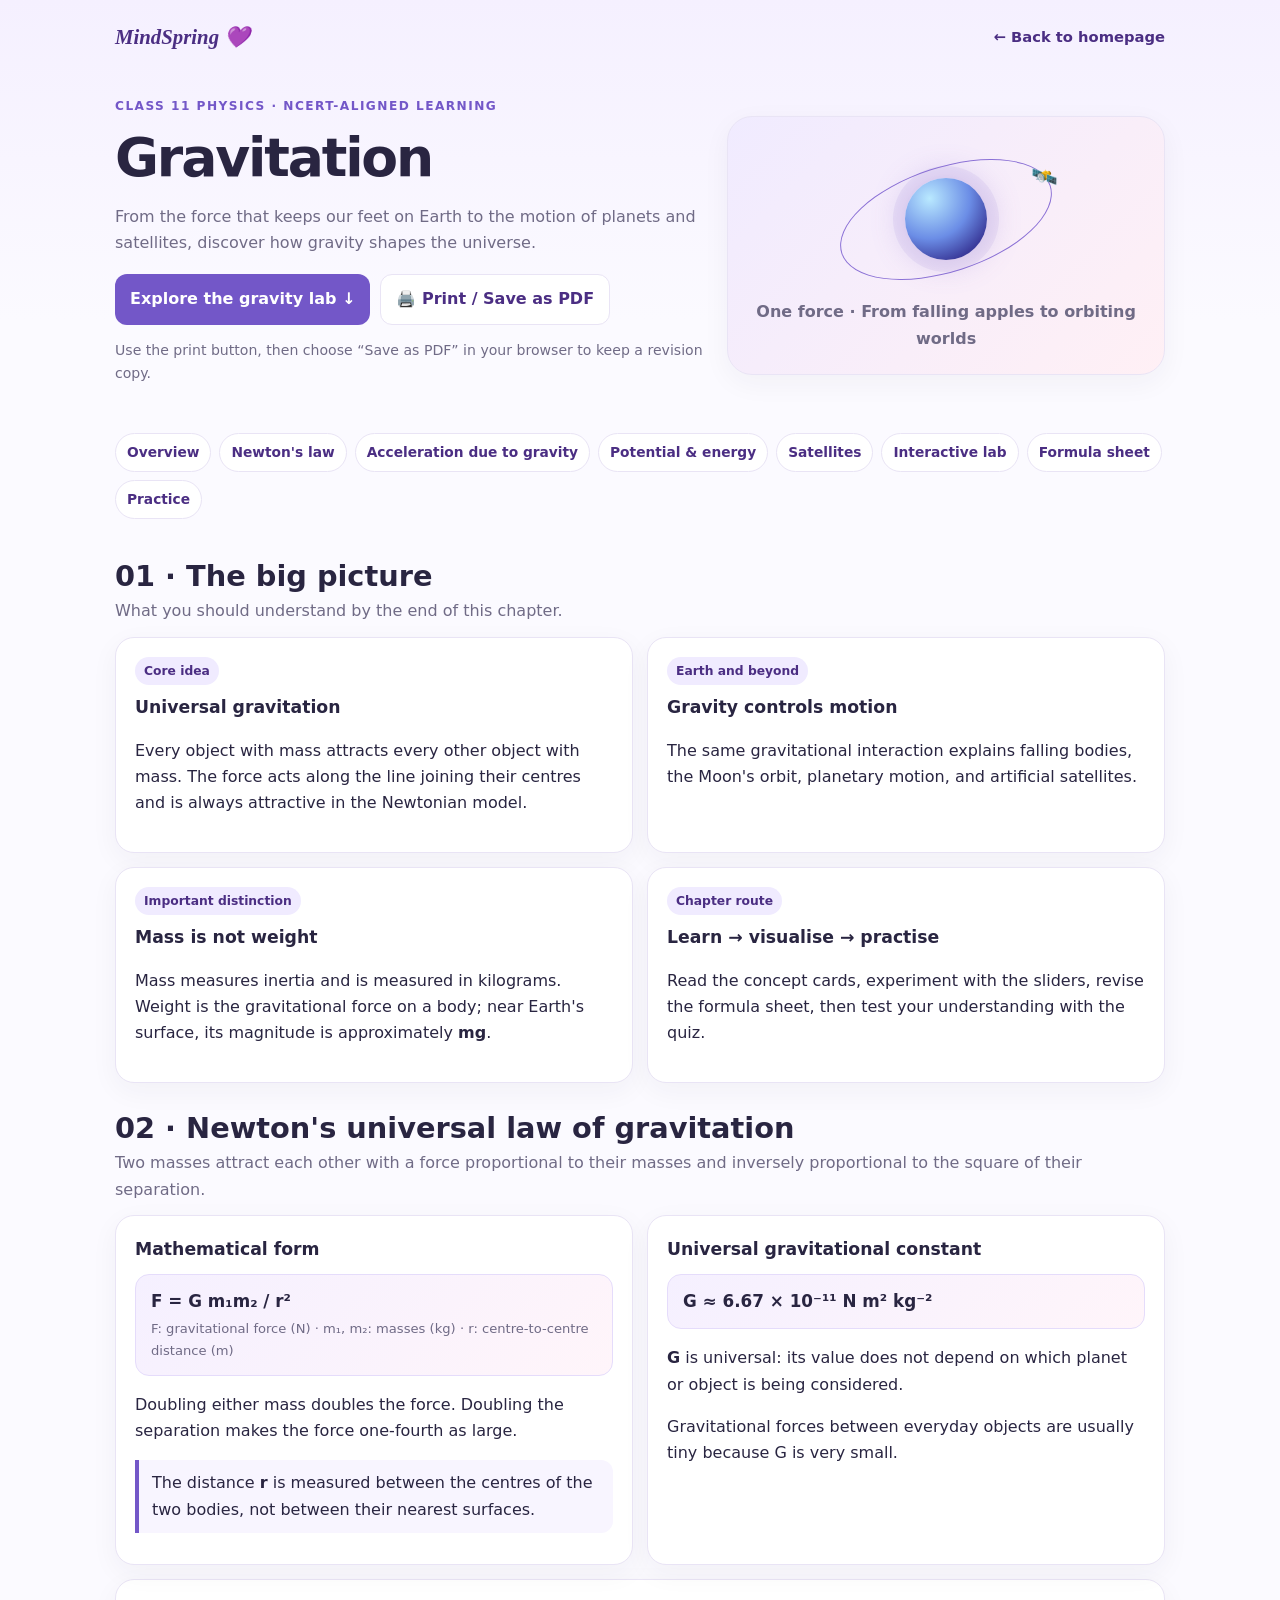
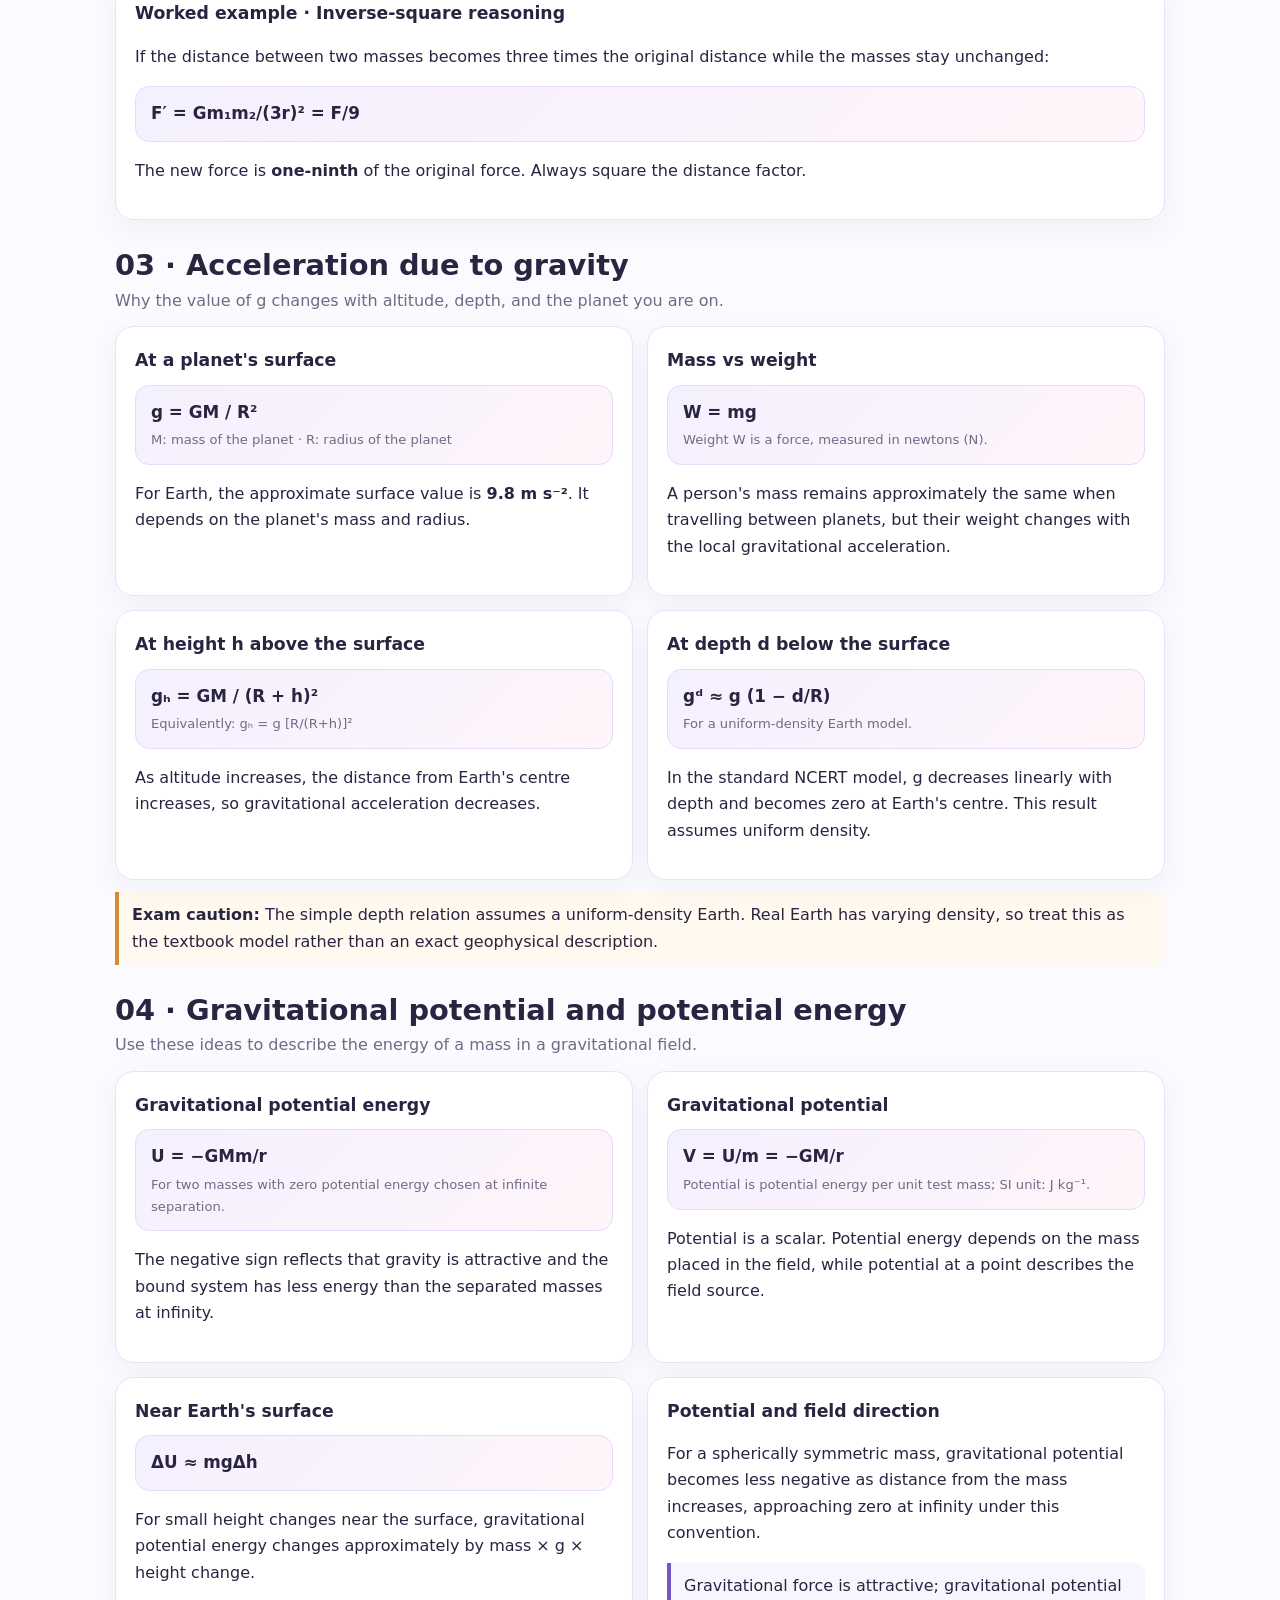
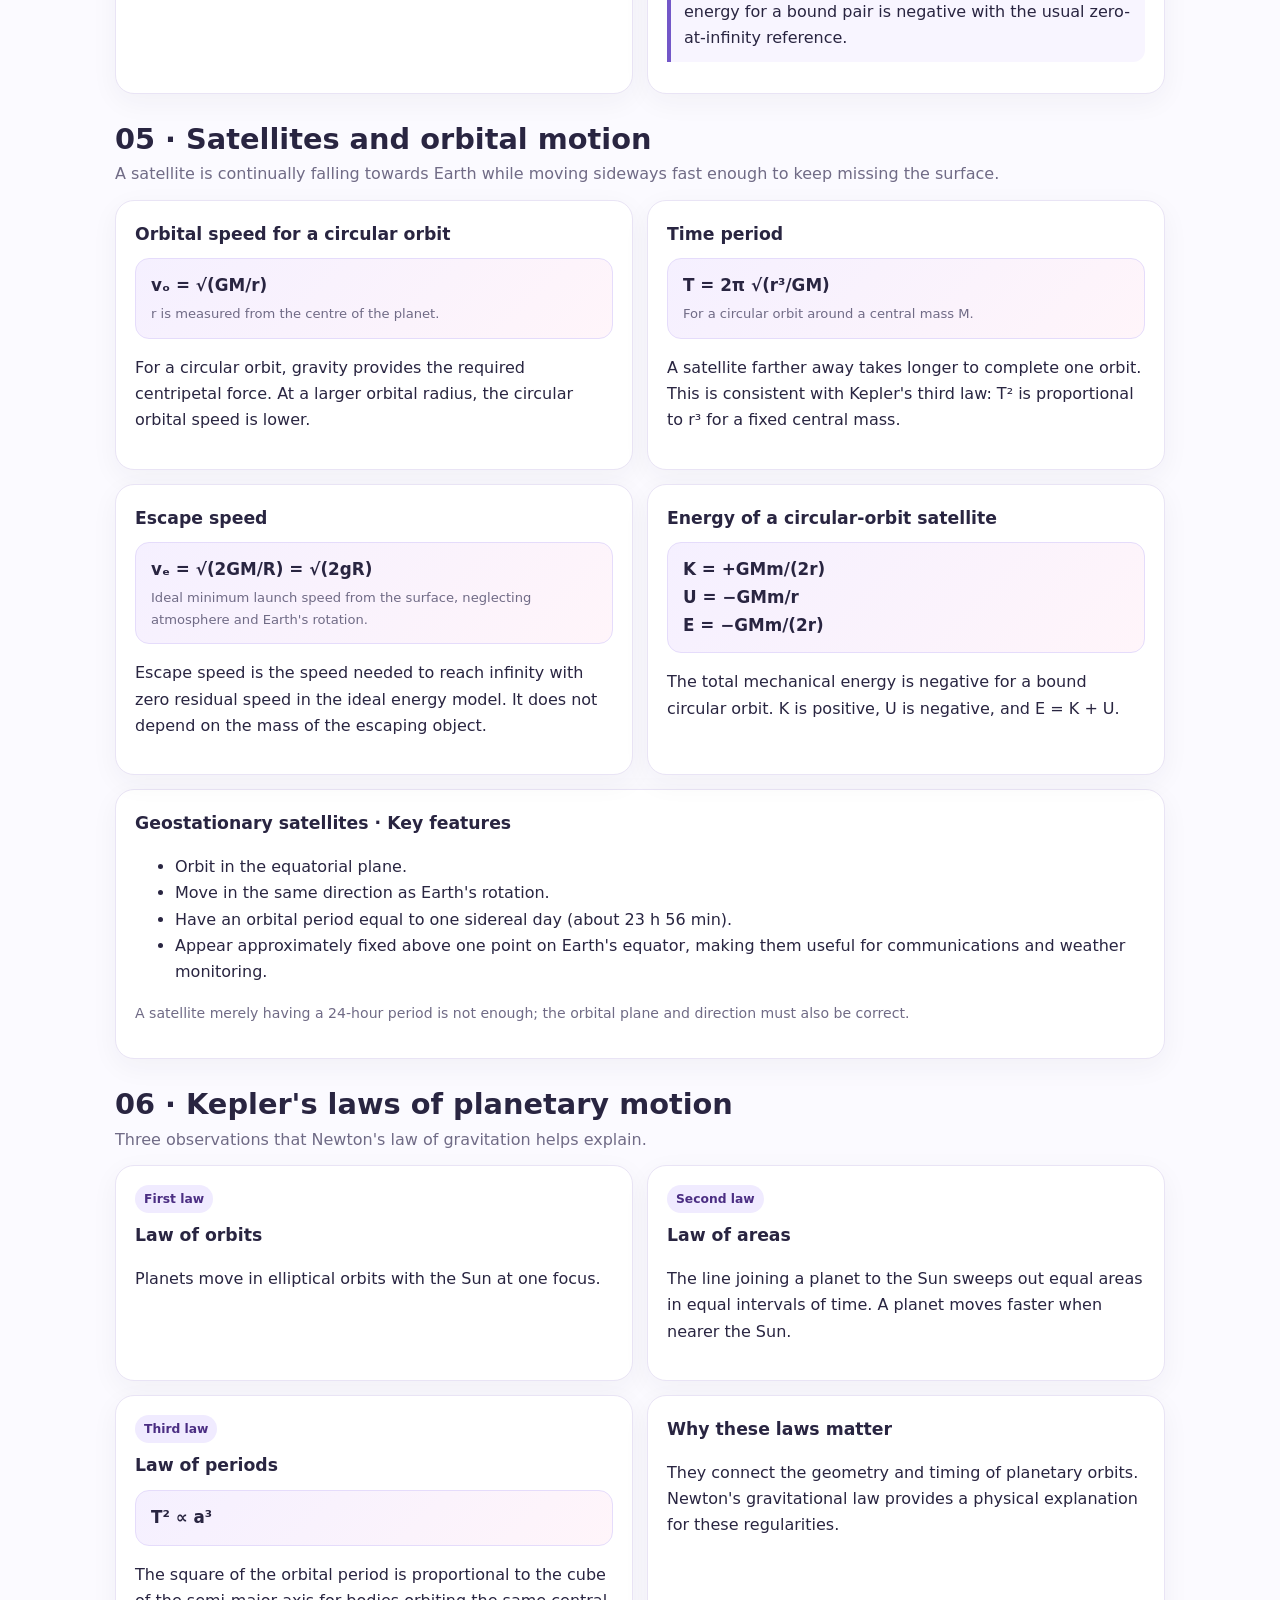
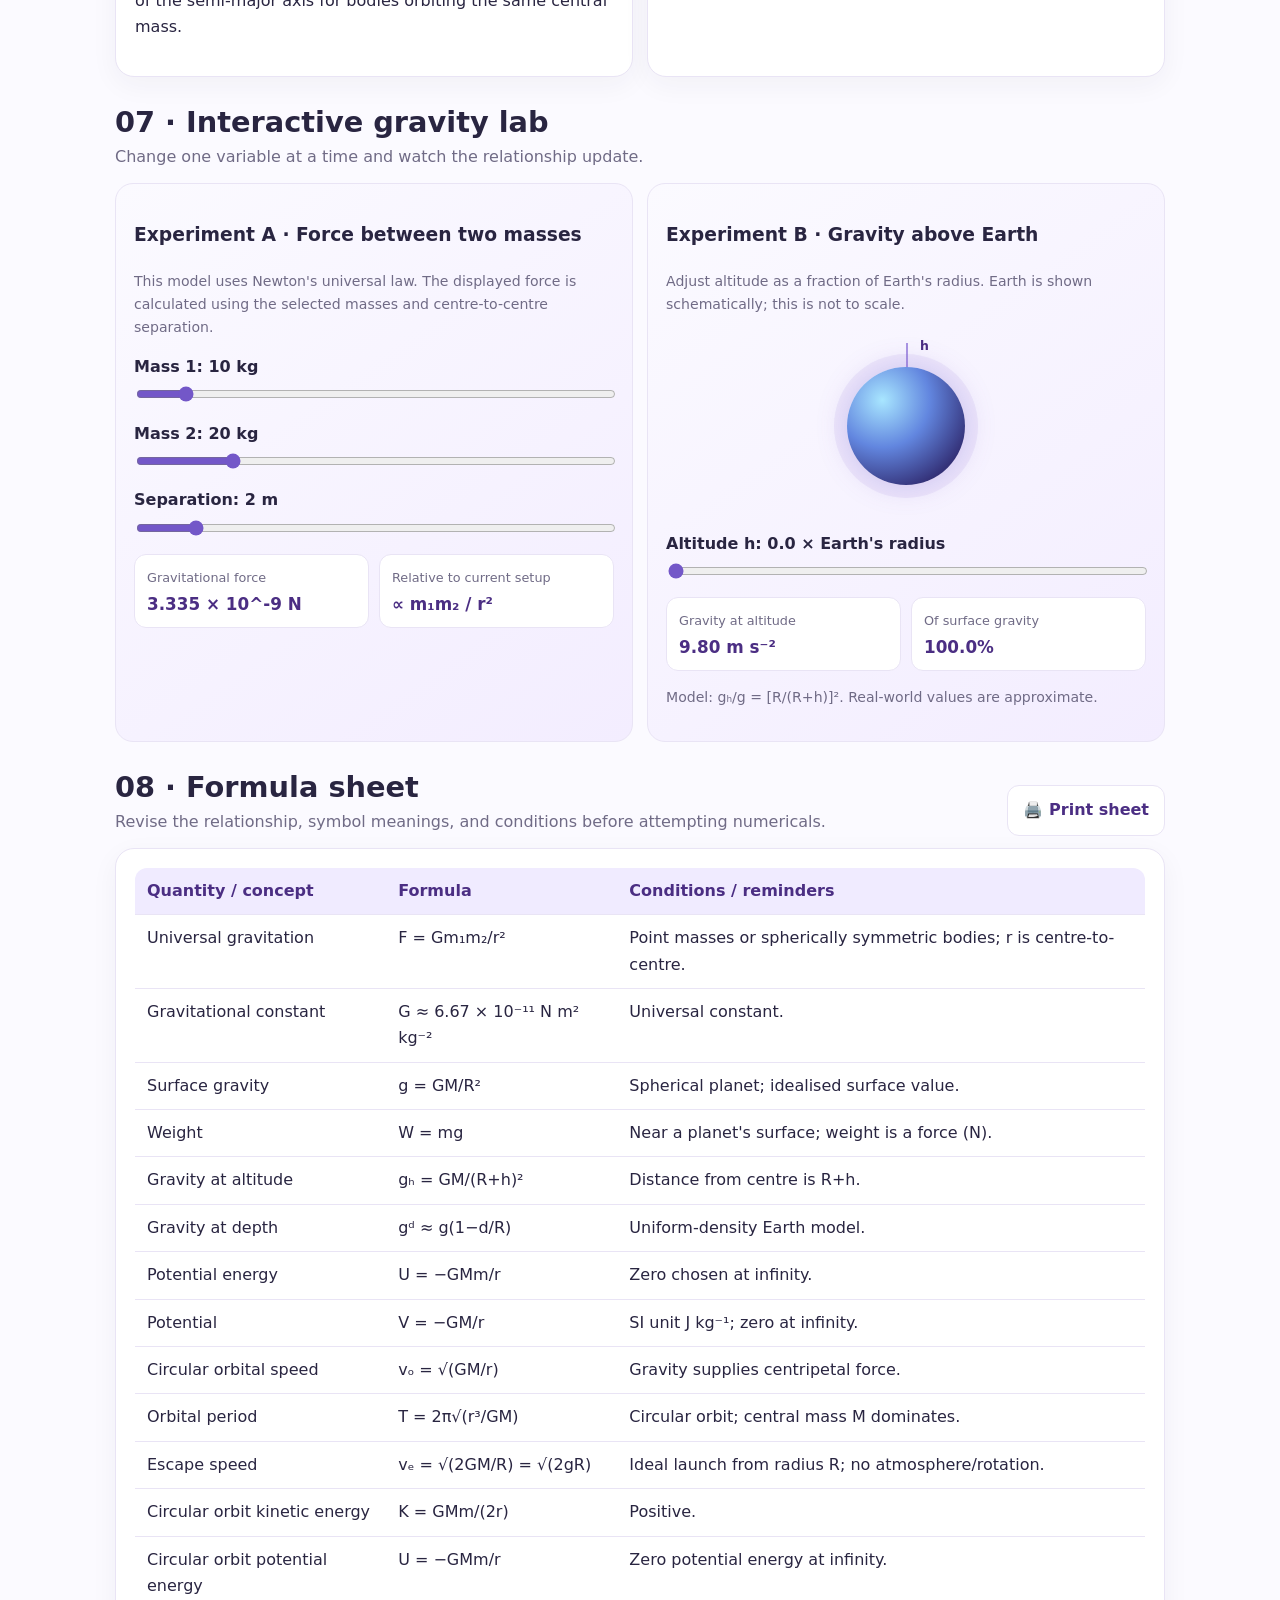
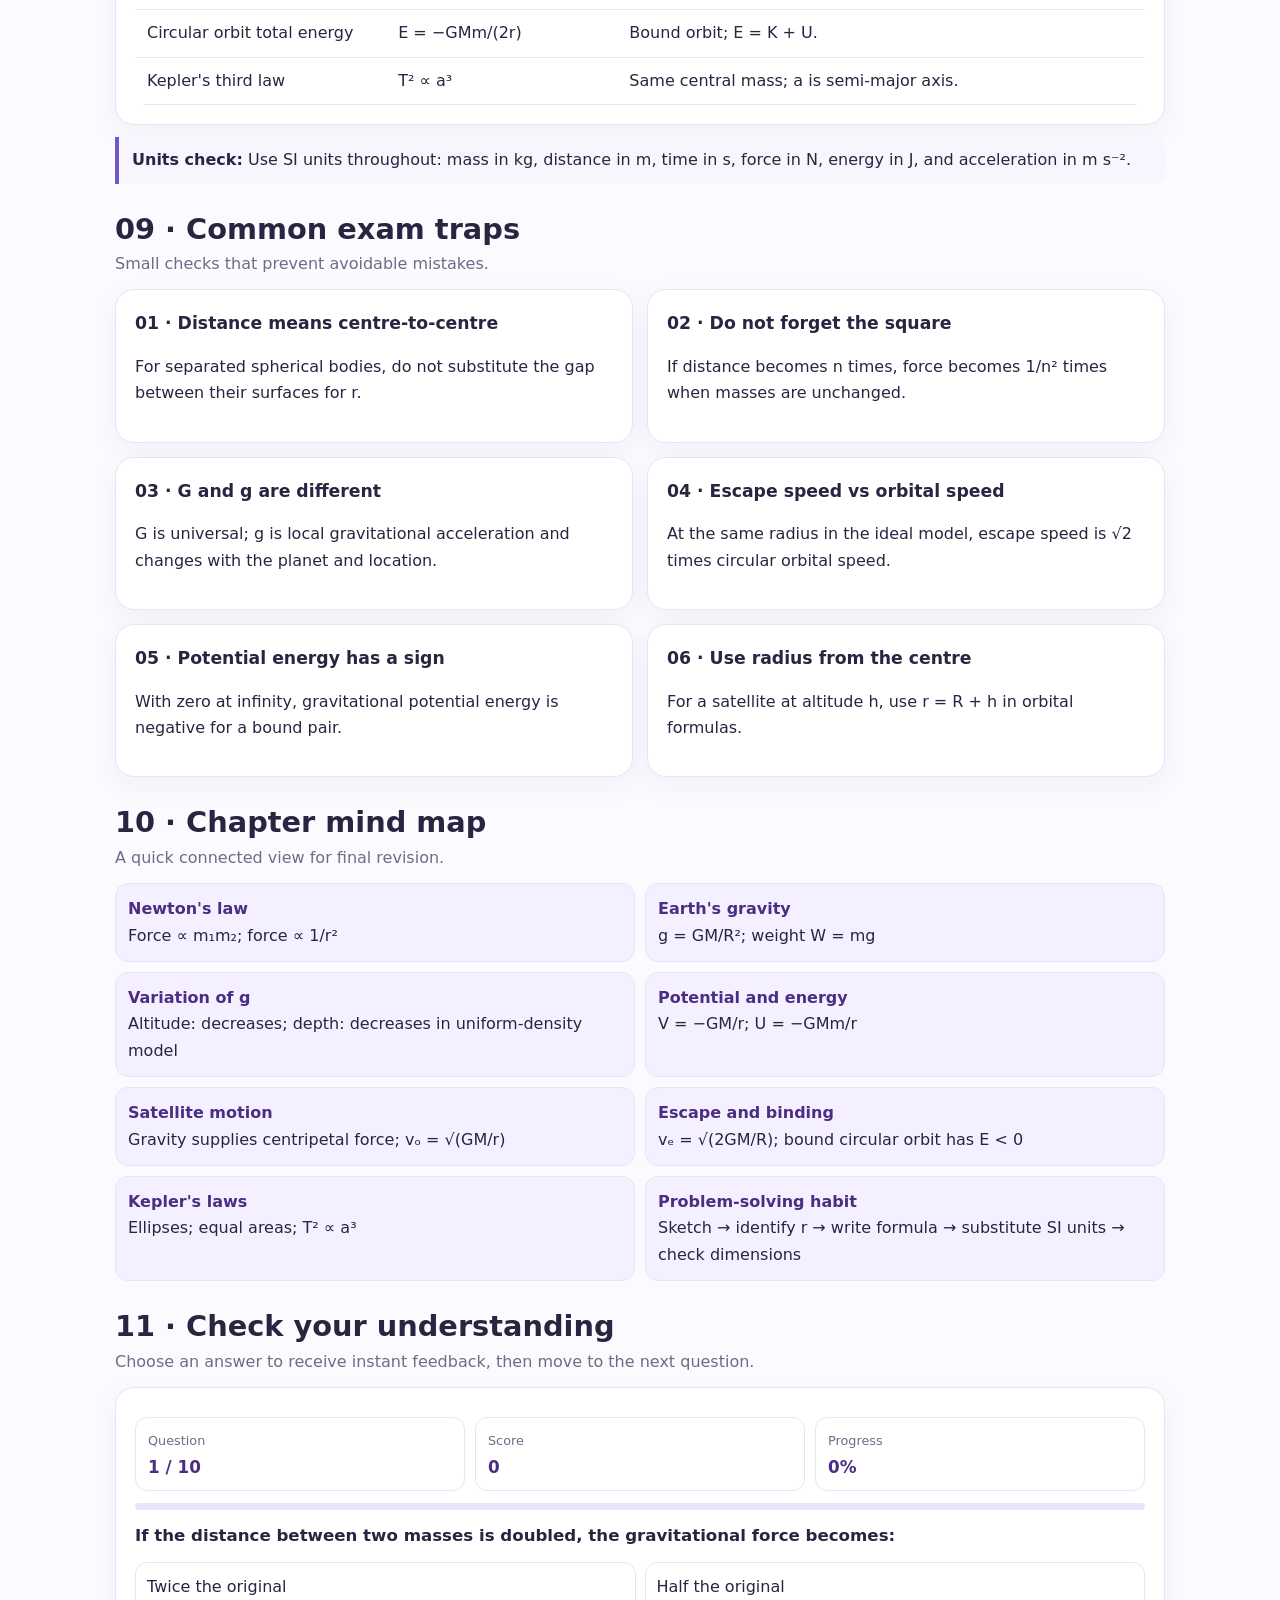
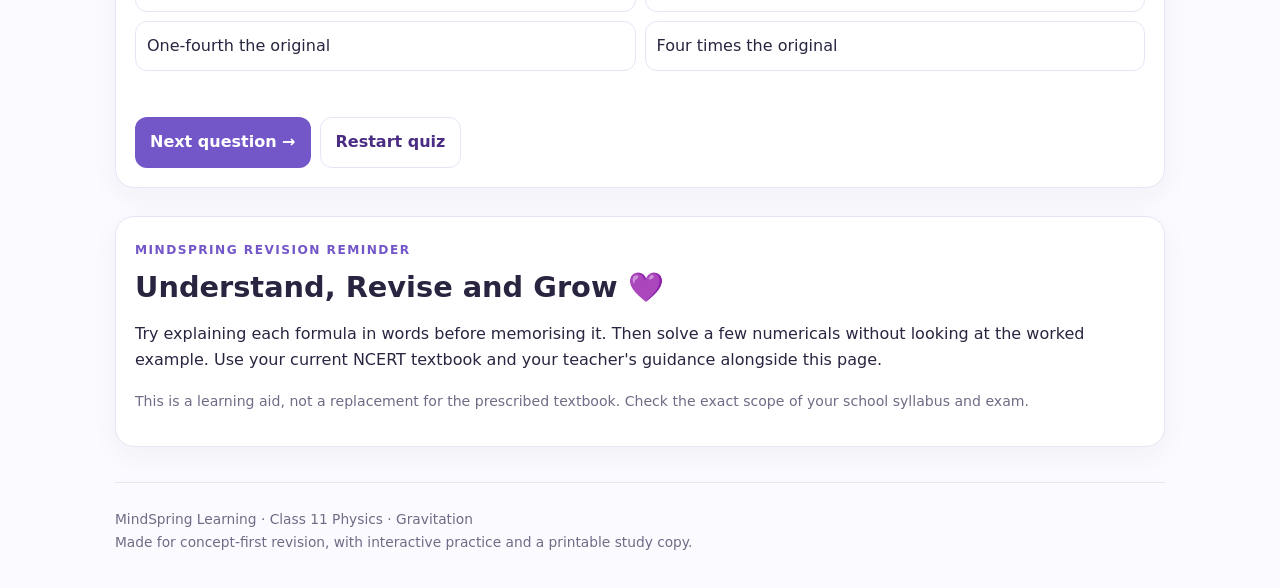
<file: Gravitation.html>
<!doctype html>
<html lang="en">
<head>
<meta charset="utf-8">
<meta name="viewport" content="width=device-width, initial-scale=1">
<meta name="description" content="MindSpring Class 11 Physics: Gravitation. NCERT-aligned interactive lessons, gravity visualisations, formulas, worked examples and practice.">
<title>Gravitation | MindSpring Learning</title>
<style>
:root{--ink:#292541;--muted:#706b86;--purple:#7357c8;--deep:#4b2e83;--lav:#f0ebff;--pink:#fff0f5;--paper:#fbfaff;--white:#fff;--line:#e9e4f5;--green:#217a55;--red:#a33b52;--shadow:0 8px 28px #2925410c}
*{box-sizing:border-box}html{scroll-behavior:smooth;scroll-padding-top:18px}body{margin:0;background:linear-gradient(180deg,#f5f0ff 0,var(--paper) 320px);font-family:system-ui,-apple-system,BlinkMacSystemFont,"Segoe UI",sans-serif;color:var(--ink);line-height:1.65}.wrap{width:min(100% - 30px,1050px);margin:auto}
header{padding:20px 0 8px;display:flex;align-items:center;justify-content:space-between;gap:12px}.brand{font-family:Georgia,serif;font-style:italic;font-size:1.3rem;color:var(--deep);font-weight:700;text-decoration:none}.back{color:var(--deep);text-decoration:none;font-weight:750;font-size:.92rem}
.hero{padding:30px 0 24px;display:grid;grid-template-columns:1.15fr .85fr;gap:20px;align-items:center}.eyebrow{font-size:.76rem;text-transform:uppercase;letter-spacing:.12em;color:var(--purple);font-weight:850}.hero h1{font-size:clamp(2rem,5vw,3.35rem);line-height:1.1;letter-spacing:-.04em;margin:10px 0 12px}.hero p{color:var(--muted);max-width:620px}.hero-art{border:1px solid var(--line);border-radius:25px;padding:22px;background:linear-gradient(135deg,var(--lav),var(--pink));box-shadow:var(--shadow);min-height:230px;display:grid;place-items:center}.planet-system{position:relative;width:100%;height:160px;display:grid;place-items:center}.earth{width:82px;height:82px;border-radius:50%;background:radial-gradient(circle at 30% 25%,#b9e9ff,#6b8de6 48%,#3b3b9b 78%);box-shadow:0 0 0 12px #8b74d21b,0 0 35px #7357c855;z-index:2}.orbit-ring{position:absolute;width:220px;height:105px;border:1.5px solid #8c72d6;border-radius:50%;transform:rotate(-18deg)}.satellite{position:absolute;top:20px;right:calc(50% - 112px);font-size:1.35rem;animation:float 5s ease-in-out infinite}@keyframes float{50%{transform:translateY(9px) rotate(8deg)}}.hero-actions{display:flex;gap:10px;flex-wrap:wrap;margin-top:18px}.btn,.btn-secondary{border:0;border-radius:12px;padding:11px 15px;font:inherit;font-weight:800;cursor:pointer;text-decoration:none;display:inline-flex;align-items:center;justify-content:center;gap:7px}.btn{background:var(--purple);color:white}.btn-secondary{background:white;color:var(--deep);border:1px solid var(--line)}.small{font-size:.88rem;color:var(--muted)}.quicknav{display:flex;gap:8px;flex-wrap:wrap;padding:10px 0 22px}.quicknav a{background:#fff;border:1px solid var(--line);padding:7px 11px;border-radius:999px;color:var(--deep);font-weight:750;text-decoration:none;font-size:.86rem}.section{margin:18px 0 28px}.section-head{display:flex;align-items:end;justify-content:space-between;gap:14px;margin-bottom:12px}.section h2{font-size:clamp(1.35rem,3vw,1.8rem);line-height:1.2;margin:0}.section-head p{margin:5px 0 0;color:var(--muted)}.grid{display:grid;grid-template-columns:repeat(2,minmax(0,1fr));gap:14px}.card{background:var(--white);border:1px solid var(--line);border-radius:19px;padding:19px;box-shadow:var(--shadow);min-width:0}.card h3{margin:0 0 8px;font-size:1.08rem}.card p:first-child{margin-top:0}.tag{display:inline-block;background:var(--lav);color:var(--deep);padding:4px 9px;border-radius:999px;font-size:.77rem;font-weight:800;margin-bottom:8px}.formula{background:linear-gradient(135deg,#f5f0ff,#fff5fa);border:1px solid #e5dcfb;border-radius:14px;padding:13px 15px;margin:10px 0;font-size:1.05rem;font-weight:800;overflow-wrap:anywhere}.formula small{display:block;font-size:.82rem;font-weight:500;color:var(--muted);margin-top:3px}.note{border-left:4px solid var(--purple);padding:10px 13px;background:#f8f5ff;border-radius:0 12px 12px 0;margin:12px 0}.warning{border-left-color:#d78b39;background:#fff9ef}.visual{background:linear-gradient(145deg,#fbfaff,#f3edff);border:1px solid var(--line);border-radius:18px;padding:18px;overflow:hidden}.visual label{display:block;font-weight:750;margin:10px 0 4px}.visual input[type=range]{width:100%;accent-color:var(--purple)}.statline{display:flex;gap:10px;flex-wrap:wrap;margin-top:10px}.stat{background:#fff;border:1px solid var(--line);border-radius:12px;padding:9px 12px;flex:1;min-width:130px}.stat strong{display:block;color:var(--deep);font-size:1.05rem}.stat span{font-size:.8rem;color:var(--muted)}.earth-demo{height:190px;position:relative;display:grid;place-items:center;overflow:hidden}.earth-demo .globe{width:118px;height:118px;border-radius:50%;background:radial-gradient(circle at 30% 28%,#a8e6ff 0,#6286df 40%,#343178 78%);box-shadow:0 0 0 13px #8c72d61b,0 0 30px #7357c844;z-index:2}.arrowline{position:absolute;width:2px;height:42px;background:#a18adf;transform-origin:bottom;opacity:.9}.arrowline:after{content:"";position:absolute;bottom:-1px;left:-4px;border-left:5px solid transparent;border-right:5px solid transparent;border-top:8px solid #a18adf}.arrow-label{position:absolute;font-size:.78rem;color:var(--deep);font-weight:800}.quiz-q{font-weight:800;font-size:1.04rem;margin:12px 0}.answers{display:grid;grid-template-columns:repeat(2,minmax(0,1fr));gap:9px}.answer{background:#fff;border:1px solid var(--line);border-radius:12px;padding:11px;text-align:left;font:inherit;cursor:pointer;color:var(--ink)}.answer:hover{border-color:var(--purple)}.answer.correct{border-color:var(--green);background:#edfff5}.answer.wrong{border-color:var(--red);background:#fff0f2}.feedback{min-height:26px;margin:10px 0;font-weight:750}.quiz-controls{display:flex;gap:9px;flex-wrap:wrap}.progress{height:7px;background:#ebe5fa;border-radius:99px;overflow:hidden;margin:12px 0}.progress span{display:block;height:100%;width:0;background:var(--purple);transition:width .2s}.mindmap{display:grid;grid-template-columns:1fr 1fr;gap:10px;align-items:stretch}.mindmap div{padding:12px;border-radius:13px;background:#f5f0ff;border:1px solid var(--line)}.mindmap strong{display:block;color:var(--deep)}.table-wrap{overflow-x:auto}table{border-collapse:collapse;width:100%;min-width:530px;background:#fff;border-radius:12px;overflow:hidden}th,td{padding:10px 12px;text-align:left;border-bottom:1px solid var(--line);vertical-align:top}th{background:var(--lav);color:var(--deep)}.footer{padding:25px 0 35px;margin-top:35px;border-top:1px solid var(--line);color:var(--muted);font-size:.86rem}
@media(max-width:720px){.hero,.grid{grid-template-columns:1fr}.hero{padding-top:20px}.hero-art{min-height:190px}.card{padding:15px}.quicknav{gap:6px}.quicknav a{font-size:.82rem}.answers{grid-template-columns:1fr}.section-head{display:block}.mindmap{grid-template-columns:1fr 1fr}}
@media(prefers-reduced-motion:reduce){*,*:before,*:after{scroll-behavior:auto!important;animation:none!important;transition:none!important}}
@media print{body{background:white;color:#111;font-size:10.5pt}.wrap{width:100%;max-width:none}.no-print,header .back,.hero-actions,.quicknav,.visual input,.quiz-controls,.answers button{display:none!important}.hero{display:block;padding:8px 0}.hero-art{display:none}.card,.visual{box-shadow:none;break-inside:avoid;border:1px solid #bbb;background:white}.section{break-inside:auto;margin:16px 0}.grid{grid-template-columns:1fr 1fr}.formula{background:white}.section h2{font-size:15pt}a{color:#111;text-decoration:none}.footer{padding:10px 0}}
</style>
</head>
<body>
<header class="wrap">
  <a class="brand" href="index.html">MindSpring 💜</a>
  <a class="back" href="index.html">← Back to homepage</a>
</header>
<main class="wrap">
<section class="hero">
  <div>
    <span class="eyebrow">Class 11 Physics · NCERT-aligned learning</span>
    <h1>Gravitation</h1>
    <p>From the force that keeps our feet on Earth to the motion of planets and satellites, discover how gravity shapes the universe.</p>
    <div class="hero-actions no-print">
      <a class="btn" href="#interactive">Explore the gravity lab ↓</a>
      <button class="btn-secondary" onclick="window.print()">🖨️ Print / Save as PDF</button>
    </div>
    <p class="small">Use the print button, then choose “Save as PDF” in your browser to keep a revision copy.</p>
  </div>
  <div class="hero-art" aria-label="Illustration of Earth and a satellite in orbit">
    <div class="planet-system"><div class="orbit-ring"></div><div class="earth"></div><div class="satellite">🛰️</div></div>
    <p style="text-align:center;margin:0;font-weight:750">One force · From falling apples to orbiting worlds</p>
  </div>
</section>
<nav class="quicknav no-print" aria-label="Chapter navigation">
<a href="#overview">Overview</a><a href="#newton">Newton's law</a><a href="#g">Acceleration due to gravity</a><a href="#potential">Potential & energy</a><a href="#satellites">Satellites</a><a href="#interactive">Interactive lab</a><a href="#formulas">Formula sheet</a><a href="#practice">Practice</a>
</nav>

<section class="section" id="overview">
<div class="section-head"><div><h2>01 · The big picture</h2><p>What you should understand by the end of this chapter.</p></div></div>
<div class="grid">
 <article class="card"><span class="tag">Core idea</span><h3>Universal gravitation</h3><p>Every object with mass attracts every other object with mass. The force acts along the line joining their centres and is always attractive in the Newtonian model.</p></article>
 <article class="card"><span class="tag">Earth and beyond</span><h3>Gravity controls motion</h3><p>The same gravitational interaction explains falling bodies, the Moon's orbit, planetary motion, and artificial satellites.</p></article>
 <article class="card"><span class="tag">Important distinction</span><h3>Mass is not weight</h3><p>Mass measures inertia and is measured in kilograms. Weight is the gravitational force on a body; near Earth's surface, its magnitude is approximately <b>mg</b>.</p></article>
 <article class="card"><span class="tag">Chapter route</span><h3>Learn → visualise → practise</h3><p>Read the concept cards, experiment with the sliders, revise the formula sheet, then test your understanding with the quiz.</p></article>
</div>
</section>

<section class="section" id="newton">
<div class="section-head"><div><h2>02 · Newton's universal law of gravitation</h2><p>Two masses attract each other with a force proportional to their masses and inversely proportional to the square of their separation.</p></div></div>
<div class="grid">
 <article class="card"><h3>Mathematical form</h3><div class="formula">F = G m₁m₂ / r²<small>F: gravitational force (N) · m₁, m₂: masses (kg) · r: centre-to-centre distance (m)</small></div><p>Doubling either mass doubles the force. Doubling the separation makes the force one-fourth as large.</p><div class="note">The distance <b>r</b> is measured between the centres of the two bodies, not between their nearest surfaces.</div></article>
 <article class="card"><h3>Universal gravitational constant</h3><div class="formula">G ≈ 6.67 × 10⁻¹¹ N m² kg⁻²</div><p><b>G</b> is universal: its value does not depend on which planet or object is being considered.</p><p>Gravitational forces between everyday objects are usually tiny because G is very small.</p></article>
</div>
<div class="card" style="margin-top:14px"><h3>Worked example · Inverse-square reasoning</h3><p>If the distance between two masses becomes three times the original distance while the masses stay unchanged:</p><div class="formula">F′ = Gm₁m₂/(3r)² = F/9</div><p>The new force is <b>one-ninth</b> of the original force. Always square the distance factor.</p></div>
</section>

<section class="section" id="g">
<div class="section-head"><div><h2>03 · Acceleration due to gravity</h2><p>Why the value of g changes with altitude, depth, and the planet you are on.</p></div></div>
<div class="grid">
 <article class="card"><h3>At a planet's surface</h3><div class="formula">g = GM / R²<small>M: mass of the planet · R: radius of the planet</small></div><p>For Earth, the approximate surface value is <b>9.8 m s⁻²</b>. It depends on the planet's mass and radius.</p></article>
 <article class="card"><h3>Mass vs weight</h3><div class="formula">W = mg<small>Weight W is a force, measured in newtons (N).</small></div><p>A person's mass remains approximately the same when travelling between planets, but their weight changes with the local gravitational acceleration.</p></article>
 <article class="card"><h3>At height h above the surface</h3><div class="formula">gₕ = GM / (R + h)²<small>Equivalently: gₕ = g [R/(R+h)]²</small></div><p>As altitude increases, the distance from Earth's centre increases, so gravitational acceleration decreases.</p></article>
 <article class="card"><h3>At depth d below the surface</h3><div class="formula">gᵈ ≈ g (1 − d/R)<small>For a uniform-density Earth model.</small></div><p>In the standard NCERT model, g decreases linearly with depth and becomes zero at Earth's centre. This result assumes uniform density.</p></article>
</div>
<div class="note warning"><b>Exam caution:</b> The simple depth relation assumes a uniform-density Earth. Real Earth has varying density, so treat this as the textbook model rather than an exact geophysical description.</div>
</section>

<section class="section" id="potential">
<div class="section-head"><div><h2>04 · Gravitational potential and potential energy</h2><p>Use these ideas to describe the energy of a mass in a gravitational field.</p></div></div>
<div class="grid">
 <article class="card"><h3>Gravitational potential energy</h3><div class="formula">U = −GMm/r<small>For two masses with zero potential energy chosen at infinite separation.</small></div><p>The negative sign reflects that gravity is attractive and the bound system has less energy than the separated masses at infinity.</p></article>
 <article class="card"><h3>Gravitational potential</h3><div class="formula">V = U/m = −GM/r<small>Potential is potential energy per unit test mass; SI unit: J kg⁻¹.</small></div><p>Potential is a scalar. Potential energy depends on the mass placed in the field, while potential at a point describes the field source.</p></article>
 <article class="card"><h3>Near Earth's surface</h3><div class="formula">ΔU ≈ mgΔh</div><p>For small height changes near the surface, gravitational potential energy changes approximately by mass × g × height change.</p></article>
 <article class="card"><h3>Potential and field direction</h3><p>For a spherically symmetric mass, gravitational potential becomes less negative as distance from the mass increases, approaching zero at infinity under this convention.</p><div class="note">Gravitational force is attractive; gravitational potential energy for a bound pair is negative with the usual zero-at-infinity reference.</div></article>
</div>
</section>

<section class="section" id="satellites">
<div class="section-head"><div><h2>05 · Satellites and orbital motion</h2><p>A satellite is continually falling towards Earth while moving sideways fast enough to keep missing the surface.</p></div></div>
<div class="grid">
 <article class="card"><h3>Orbital speed for a circular orbit</h3><div class="formula">vₒ = √(GM/r)<small>r is measured from the centre of the planet.</small></div><p>For a circular orbit, gravity provides the required centripetal force. At a larger orbital radius, the circular orbital speed is lower.</p></article>
 <article class="card"><h3>Time period</h3><div class="formula">T = 2π √(r³/GM)<small>For a circular orbit around a central mass M.</small></div><p>A satellite farther away takes longer to complete one orbit. This is consistent with Kepler's third law: T² is proportional to r³ for a fixed central mass.</p></article>
 <article class="card"><h3>Escape speed</h3><div class="formula">vₑ = √(2GM/R) = √(2gR)<small>Ideal minimum launch speed from the surface, neglecting atmosphere and Earth's rotation.</small></div><p>Escape speed is the speed needed to reach infinity with zero residual speed in the ideal energy model. It does not depend on the mass of the escaping object.</p></article>
 <article class="card"><h3>Energy of a circular-orbit satellite</h3><div class="formula">K = +GMm/(2r)<br>U = −GMm/r<br>E = −GMm/(2r)</div><p>The total mechanical energy is negative for a bound circular orbit. K is positive, U is negative, and E = K + U.</p></article>
</div>
<div class="card" style="margin-top:14px"><h3>Geostationary satellites · Key features</h3><ul><li>Orbit in the equatorial plane.</li><li>Move in the same direction as Earth's rotation.</li><li>Have an orbital period equal to one sidereal day (about 23 h 56 min).</li><li>Appear approximately fixed above one point on Earth's equator, making them useful for communications and weather monitoring.</li></ul><p class="small">A satellite merely having a 24-hour period is not enough; the orbital plane and direction must also be correct.</p></div>
</section>

<section class="section" id="kepler">
<div class="section-head"><div><h2>06 · Kepler's laws of planetary motion</h2><p>Three observations that Newton's law of gravitation helps explain.</p></div></div>
<div class="grid">
 <article class="card"><span class="tag">First law</span><h3>Law of orbits</h3><p>Planets move in elliptical orbits with the Sun at one focus.</p></article>
 <article class="card"><span class="tag">Second law</span><h3>Law of areas</h3><p>The line joining a planet to the Sun sweeps out equal areas in equal intervals of time. A planet moves faster when nearer the Sun.</p></article>
 <article class="card"><span class="tag">Third law</span><h3>Law of periods</h3><div class="formula">T² ∝ a³</div><p>The square of the orbital period is proportional to the cube of the semi-major axis for bodies orbiting the same central mass.</p></article>
 <article class="card"><h3>Why these laws matter</h3><p>They connect the geometry and timing of planetary orbits. Newton's gravitational law provides a physical explanation for these regularities.</p></article>
</div>
</section>

<section class="section" id="interactive">
<div class="section-head"><div><h2>07 · Interactive gravity lab</h2><p>Change one variable at a time and watch the relationship update.</p></div></div>
<div class="grid">
 <article class="visual">
  <h3>Experiment A · Force between two masses</h3>
  <p class="small">This model uses Newton's universal law. The displayed force is calculated using the selected masses and centre-to-centre separation.</p>
  <label for="massA">Mass 1: <span id="massAVal">10</span> kg</label><input id="massA" type="range" min="1" max="100" value="10">
  <label for="massB">Mass 2: <span id="massBVal">20</span> kg</label><input id="massB" type="range" min="1" max="100" value="20">
  <label for="distance">Separation: <span id="distanceVal">2</span> m</label><input id="distance" type="range" min="1" max="10" value="2">
  <div class="statline"><div class="stat"><span>Gravitational force</span><strong id="forceVal">3.34 × 10⁻⁹ N</strong></div><div class="stat"><span>Relative to current setup</span><strong id="forceInsight">Baseline</strong></div></div>
 </article>
 <article class="visual">
  <h3>Experiment B · Gravity above Earth</h3>
  <p class="small">Adjust altitude as a fraction of Earth's radius. Earth is shown schematically; this is not to scale.</p>
  <div class="earth-demo"><div class="globe"></div><div class="arrowline" style="left:50%;top:12px;height:43px"></div><span class="arrow-label" style="top:5px;left:calc(50% + 14px)">h</span></div>
  <label for="altitude">Altitude h: <span id="altitudeVal">0</span> × Earth's radius</label><input id="altitude" type="range" min="0" max="3" step=".1" value="0">
  <div class="statline"><div class="stat"><span>Gravity at altitude</span><strong id="gAltitude">9.80 m s⁻²</strong></div><div class="stat"><span>Of surface gravity</span><strong id="gRatio">100%</strong></div></div>
  <p class="small">Model: gₕ/g = [R/(R+h)]². Real-world values are approximate.</p>
 </article>
</div>
</section>

<section class="section" id="formulas">
<div class="section-head"><div><h2>08 · Formula sheet</h2><p>Revise the relationship, symbol meanings, and conditions before attempting numericals.</p></div><button class="btn-secondary no-print" onclick="window.print()">🖨️ Print sheet</button></div>
<div class="card table-wrap"><table><thead><tr><th>Quantity / concept</th><th>Formula</th><th>Conditions / reminders</th></tr></thead><tbody>
<tr><td>Universal gravitation</td><td>F = Gm₁m₂/r²</td><td>Point masses or spherically symmetric bodies; r is centre-to-centre.</td></tr>
<tr><td>Gravitational constant</td><td>G ≈ 6.67 × 10⁻¹¹ N m² kg⁻²</td><td>Universal constant.</td></tr>
<tr><td>Surface gravity</td><td>g = GM/R²</td><td>Spherical planet; idealised surface value.</td></tr>
<tr><td>Weight</td><td>W = mg</td><td>Near a planet's surface; weight is a force (N).</td></tr>
<tr><td>Gravity at altitude</td><td>gₕ = GM/(R+h)²</td><td>Distance from centre is R+h.</td></tr>
<tr><td>Gravity at depth</td><td>gᵈ ≈ g(1−d/R)</td><td>Uniform-density Earth model.</td></tr>
<tr><td>Potential energy</td><td>U = −GMm/r</td><td>Zero chosen at infinity.</td></tr>
<tr><td>Potential</td><td>V = −GM/r</td><td>SI unit J kg⁻¹; zero at infinity.</td></tr>
<tr><td>Circular orbital speed</td><td>vₒ = √(GM/r)</td><td>Gravity supplies centripetal force.</td></tr>
<tr><td>Orbital period</td><td>T = 2π√(r³/GM)</td><td>Circular orbit; central mass M dominates.</td></tr>
<tr><td>Escape speed</td><td>vₑ = √(2GM/R) = √(2gR)</td><td>Ideal launch from radius R; no atmosphere/rotation.</td></tr>
<tr><td>Circular orbit kinetic energy</td><td>K = GMm/(2r)</td><td>Positive.</td></tr>
<tr><td>Circular orbit potential energy</td><td>U = −GMm/r</td><td>Zero potential energy at infinity.</td></tr>
<tr><td>Circular orbit total energy</td><td>E = −GMm/(2r)</td><td>Bound orbit; E = K + U.</td></tr>
<tr><td>Kepler's third law</td><td>T² ∝ a³</td><td>Same central mass; a is semi-major axis.</td></tr>
</tbody></table></div>
<div class="note"><b>Units check:</b> Use SI units throughout: mass in kg, distance in m, time in s, force in N, energy in J, and acceleration in m s⁻².</div>
</section>

<section class="section" id="mistakes">
<div class="section-head"><div><h2>09 · Common exam traps</h2><p>Small checks that prevent avoidable mistakes.</p></div></div>
<div class="grid">
 <article class="card"><h3>01 · Distance means centre-to-centre</h3><p>For separated spherical bodies, do not substitute the gap between their surfaces for r.</p></article>
 <article class="card"><h3>02 · Do not forget the square</h3><p>If distance becomes n times, force becomes 1/n² times when masses are unchanged.</p></article>
 <article class="card"><h3>03 · G and g are different</h3><p>G is universal; g is local gravitational acceleration and changes with the planet and location.</p></article>
 <article class="card"><h3>04 · Escape speed vs orbital speed</h3><p>At the same radius in the ideal model, escape speed is √2 times circular orbital speed.</p></article>
 <article class="card"><h3>05 · Potential energy has a sign</h3><p>With zero at infinity, gravitational potential energy is negative for a bound pair.</p></article>
 <article class="card"><h3>06 · Use radius from the centre</h3><p>For a satellite at altitude h, use r = R + h in orbital formulas.</p></article>
</div>
</section>

<section class="section" id="mindmap">
<div class="section-head"><div><h2>10 · Chapter mind map</h2><p>A quick connected view for final revision.</p></div></div>
<div class="mindmap">
<div><strong>Newton's law</strong>Force ∝ m₁m₂; force ∝ 1/r²</div>
<div><strong>Earth's gravity</strong>g = GM/R²; weight W = mg</div>
<div><strong>Variation of g</strong>Altitude: decreases; depth: decreases in uniform-density model</div>
<div><strong>Potential and energy</strong>V = −GM/r; U = −GMm/r</div>
<div><strong>Satellite motion</strong>Gravity supplies centripetal force; vₒ = √(GM/r)</div>
<div><strong>Escape and binding</strong>vₑ = √(2GM/R); bound circular orbit has E &lt; 0</div>
<div><strong>Kepler's laws</strong>Ellipses; equal areas; T² ∝ a³</div>
<div><strong>Problem-solving habit</strong>Sketch → identify r → write formula → substitute SI units → check dimensions</div>
</div>
</section>

<section class="section" id="practice">
<div class="section-head"><div><h2>11 · Check your understanding</h2><p>Choose an answer to receive instant feedback, then move to the next question.</p></div></div>
<div class="card">
<div class="statline"><div class="stat"><span>Question</span><strong id="qCount">1 / 10</strong></div><div class="stat"><span>Score</span><strong id="score">0</strong></div><div class="stat"><span>Progress</span><strong id="progressText">0%</strong></div></div>
<div class="progress"><span id="progressBar"></span></div>
<div class="quiz-q" id="question">If the distance between two masses is doubled, the gravitational force becomes:</div>
<div class="answers" id="answers">
<button class="answer" data-index="0">Twice the original</button><button class="answer" data-index="1">Half the original</button><button class="answer" data-index="2">One-fourth the original</button><button class="answer" data-index="3">Four times the original</button>
</div>
<div class="feedback" id="feedback" aria-live="polite"></div>
<div class="quiz-controls"><button class="btn" id="next" disabled>Next question →</button><button class="btn-secondary" id="restart">Restart quiz</button></div>
</div>
</section>

<section class="section">
<div class="card"><span class="eyebrow">MindSpring revision reminder</span><h2 style="margin:8px 0">Understand, Revise and Grow 💜</h2><p>Try explaining each formula in words before memorising it. Then solve a few numericals without looking at the worked example. Use your current NCERT textbook and your teacher's guidance alongside this page.</p><p class="small">This is a learning aid, not a replacement for the prescribed textbook. Check the exact scope of your school syllabus and exam.</p></div>
</section>
</main>
<footer class="wrap footer">MindSpring Learning · Class 11 Physics · Gravitation<br>Made for concept-first revision, with interactive practice and a printable study copy.</footer>

<script>
(() => {
 const G = 6.67e-11;
 const $ = id => document.getElementById(id);
 const forceBase = () => {
   const m1 = Number($('massA').value), m2 = Number($('massB').value), r = Number($('distance').value);
   const f = G*m1*m2/(r*r);
   $('massAVal').textContent=m1; $('massBVal').textContent=m2; $('distanceVal').textContent=r;
   $('forceVal').textContent = f.toExponential(3).replace('e',' × 10^') + ' N';
   $('forceInsight').textContent = '∝ m₁m₂ / r²';
 };
 ['massA','massB','distance'].forEach(id => $(id).addEventListener('input',forceBase));
 forceBase();
 const alt = () => {
   const h = Number($('altitude').value);
   const ratio = 1/Math.pow(1+h,2);
   $('altitudeVal').textContent=h.toFixed(1);
   $('gAltitude').textContent=(9.8*ratio).toFixed(2)+' m s⁻²';
   $('gRatio').textContent=(ratio*100).toFixed(1)+'%';
 };
 $('altitude').addEventListener('input',alt); alt();

 const qs = [
  {q:'If the distance between two masses is doubled, the gravitational force becomes:',a:['Twice the original','Half the original','One-fourth the original','Four times the original'],c:2,e:'Newton’s law has r² in the denominator: F ∝ 1/r², so doubling r gives F/4.'},
  {q:'The SI unit of the universal gravitational constant G is:',a:['N kg⁻¹','N m² kg⁻²','m s⁻²','J kg⁻¹'],c:1,e:'From F = Gm₁m₂/r², the unit of G is N m² kg⁻².'},
  {q:'The approximate value of g near Earth’s surface is:',a:['6.67 × 10⁻¹¹ m s⁻²','3.0 × 10⁸ m s⁻²','9.8 m s⁻²','1.6 m s⁻²'],c:2,e:'Near Earth’s surface, g is approximately 9.8 m s⁻².'},
  {q:'At altitude h above a planet of radius R, the distance from its centre is:',a:['h − R','R + h','R/h','Rh'],c:1,e:'Altitude is measured above the surface, so centre-to-object distance is R + h.'},
  {q:'With zero gravitational potential energy at infinity, U for two masses at finite separation is:',a:['Positive','Always zero','Negative','Infinite'],c:2,e:'Gravity is attractive; U = −GMm/r with the usual zero-at-infinity reference.'},
  {q:'For a circular orbit, gravity provides the:',a:['Frictional force','Centripetal force','Buoyant force','Magnetic force'],c:1,e:'The gravitational force acts towards the centre of the orbit and supplies the centripetal force.'},
  {q:'For the same orbital radius, escape speed compared with circular orbital speed is:',a:['vₑ = vₒ','vₑ = 2vₒ','vₑ = √2 vₒ','vₑ = vₒ/√2'],c:2,e:'vₑ = √(2GM/R) while vₒ = √(GM/R), so vₑ = √2 vₒ.'},
  {q:'Which quantity is approximately unchanged when a person travels from Earth to the Moon?',a:['Weight','Gravitational acceleration','Mass','Gravitational force'],c:2,e:'Mass is an intrinsic measure of inertia. Weight depends on local gravitational acceleration.'},
  {q:'Kepler’s third law for bodies orbiting the same central mass states:',a:['T ∝ a','T² ∝ a³','T³ ∝ a²','T² ∝ a'],c:1,e:'The square of the orbital period is proportional to the cube of the semi-major axis.'},
  {q:'For a satellite in a circular orbit, total mechanical energy is:',a:['+GMm/r','−GMm/(2r)','Zero','−GMm/r'],c:1,e:'K = +GMm/(2r) and U = −GMm/r, so E = K + U = −GMm/(2r).'}
 ];
 let index=0, score=0, answered=false;
 function render(){
   const item=qs[index]; $('qCount').textContent=(index+1)+' / '+qs.length;
   $('question').textContent=item.q; $('feedback').textContent=''; $('next').disabled=true; answered=false;
   $('answers').innerHTML='';
   item.a.forEach((label,i)=>{const b=document.createElement('button');b.className='answer';b.textContent=label;b.addEventListener('click',()=>choose(i,b));$('answers').appendChild(b)});
   $('progressText').textContent=Math.round(index/qs.length*100)+'%';$('progressBar').style.width=(index/qs.length*100)+'%';
   $('next').textContent=index===qs.length-1?'See results →':'Next question →';
 }
 function choose(choice,button){
   if(answered)return; answered=true; const item=qs[index]; const buttons=[...$('answers').children];
   buttons.forEach((b,i)=>{b.disabled=true;if(i===item.c)b.classList.add('correct')});
   if(choice===item.c){score++;$('feedback').textContent='Correct! '+item.e;}else{button.classList.add('wrong');$('feedback').textContent='Not quite. '+item.e;}
   $('score').textContent=score;$('progressText').textContent=Math.round((index+1)/qs.length*100)+'%';$('progressBar').style.width=((index+1)/qs.length*100)+'%';$('next').disabled=false;
 }
 $('next').addEventListener('click',()=>{if(!answered)return;if(index<qs.length-1){index++;render()}else{ $('question').textContent='Quiz complete! You scored '+score+' out of '+qs.length+'.';$('answers').innerHTML='';$('feedback').textContent=score>=8?'Strong work — revise the explanations for any questions you missed.': 'Good start — revisit the formula sheet and try the quiz again.';$('next').disabled=true;$('next').textContent='Completed';$('progressText').textContent='100%';$('progressBar').style.width='100%';}});
 $('restart').addEventListener('click',()=>{index=0;score=0;$('score').textContent='0';$('next').textContent='Next question →';render()});
 render();
})();
</script>
</body>
</html>
</file>
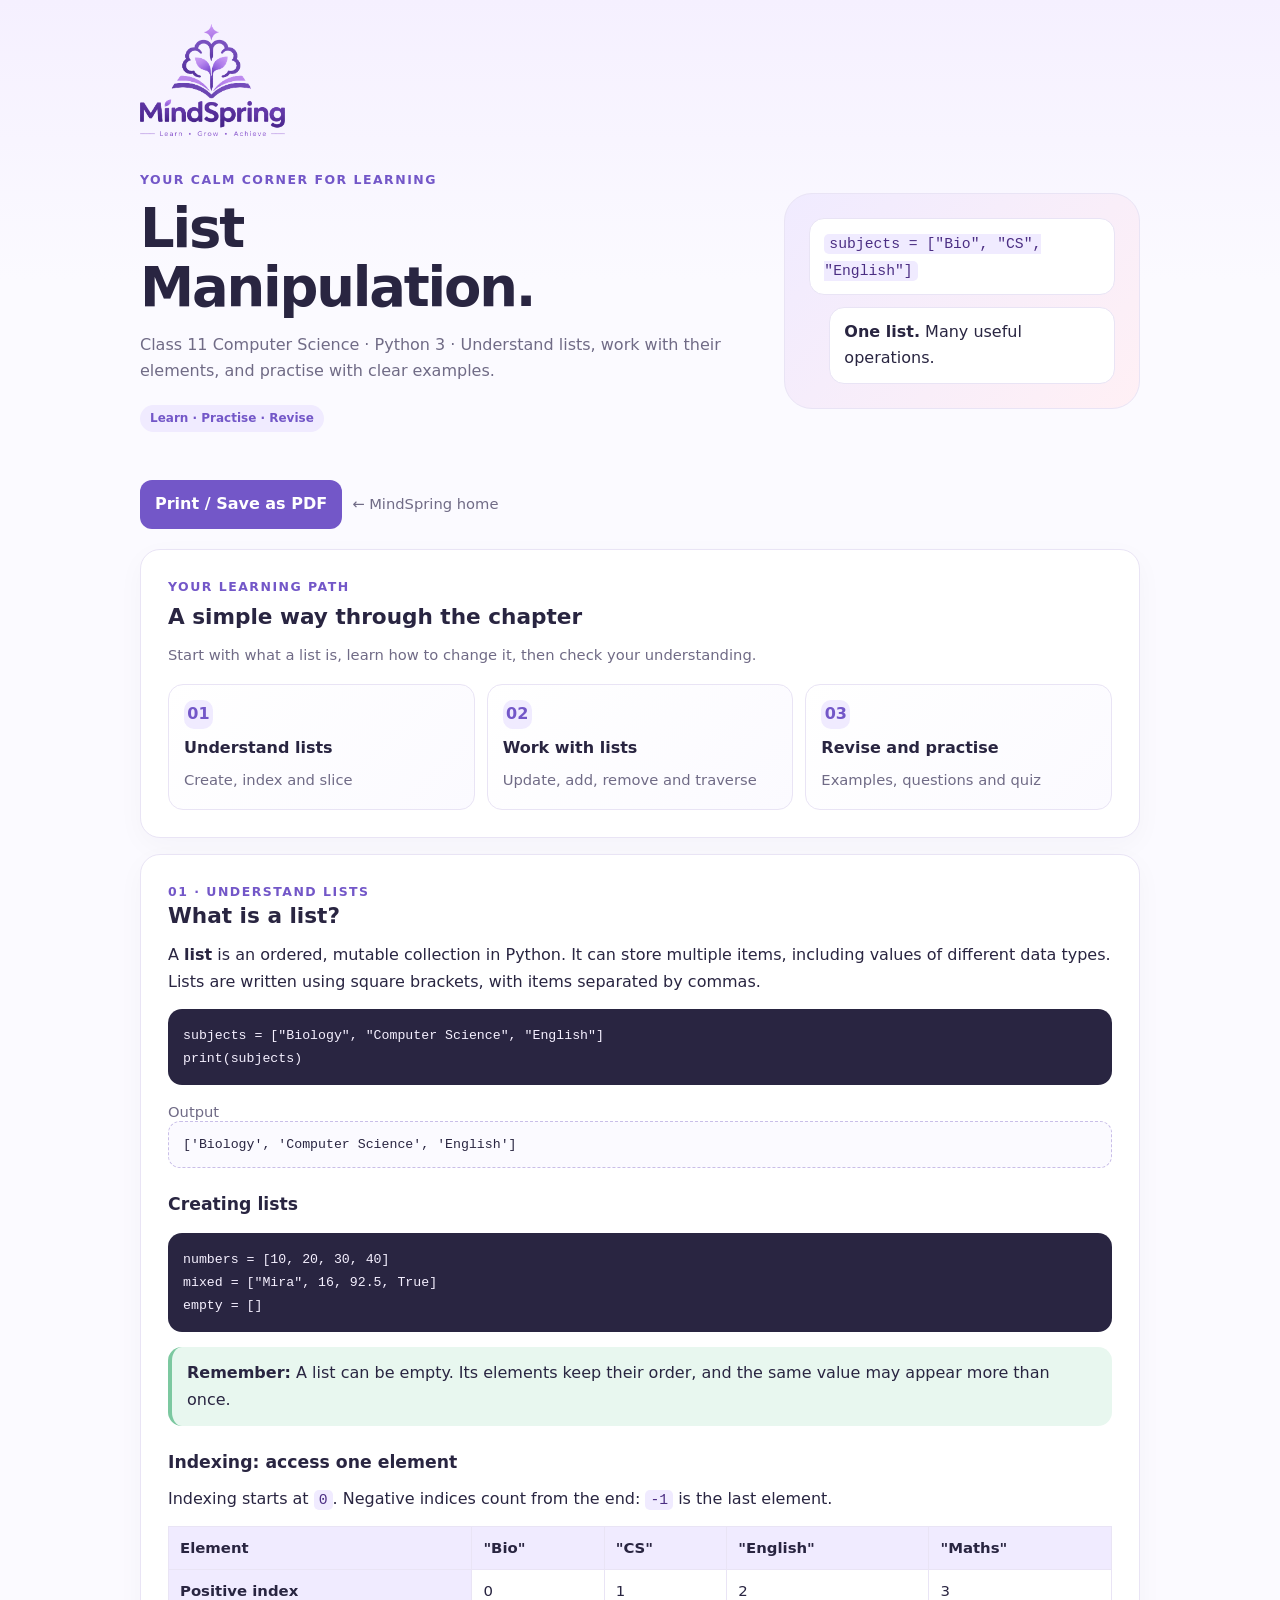
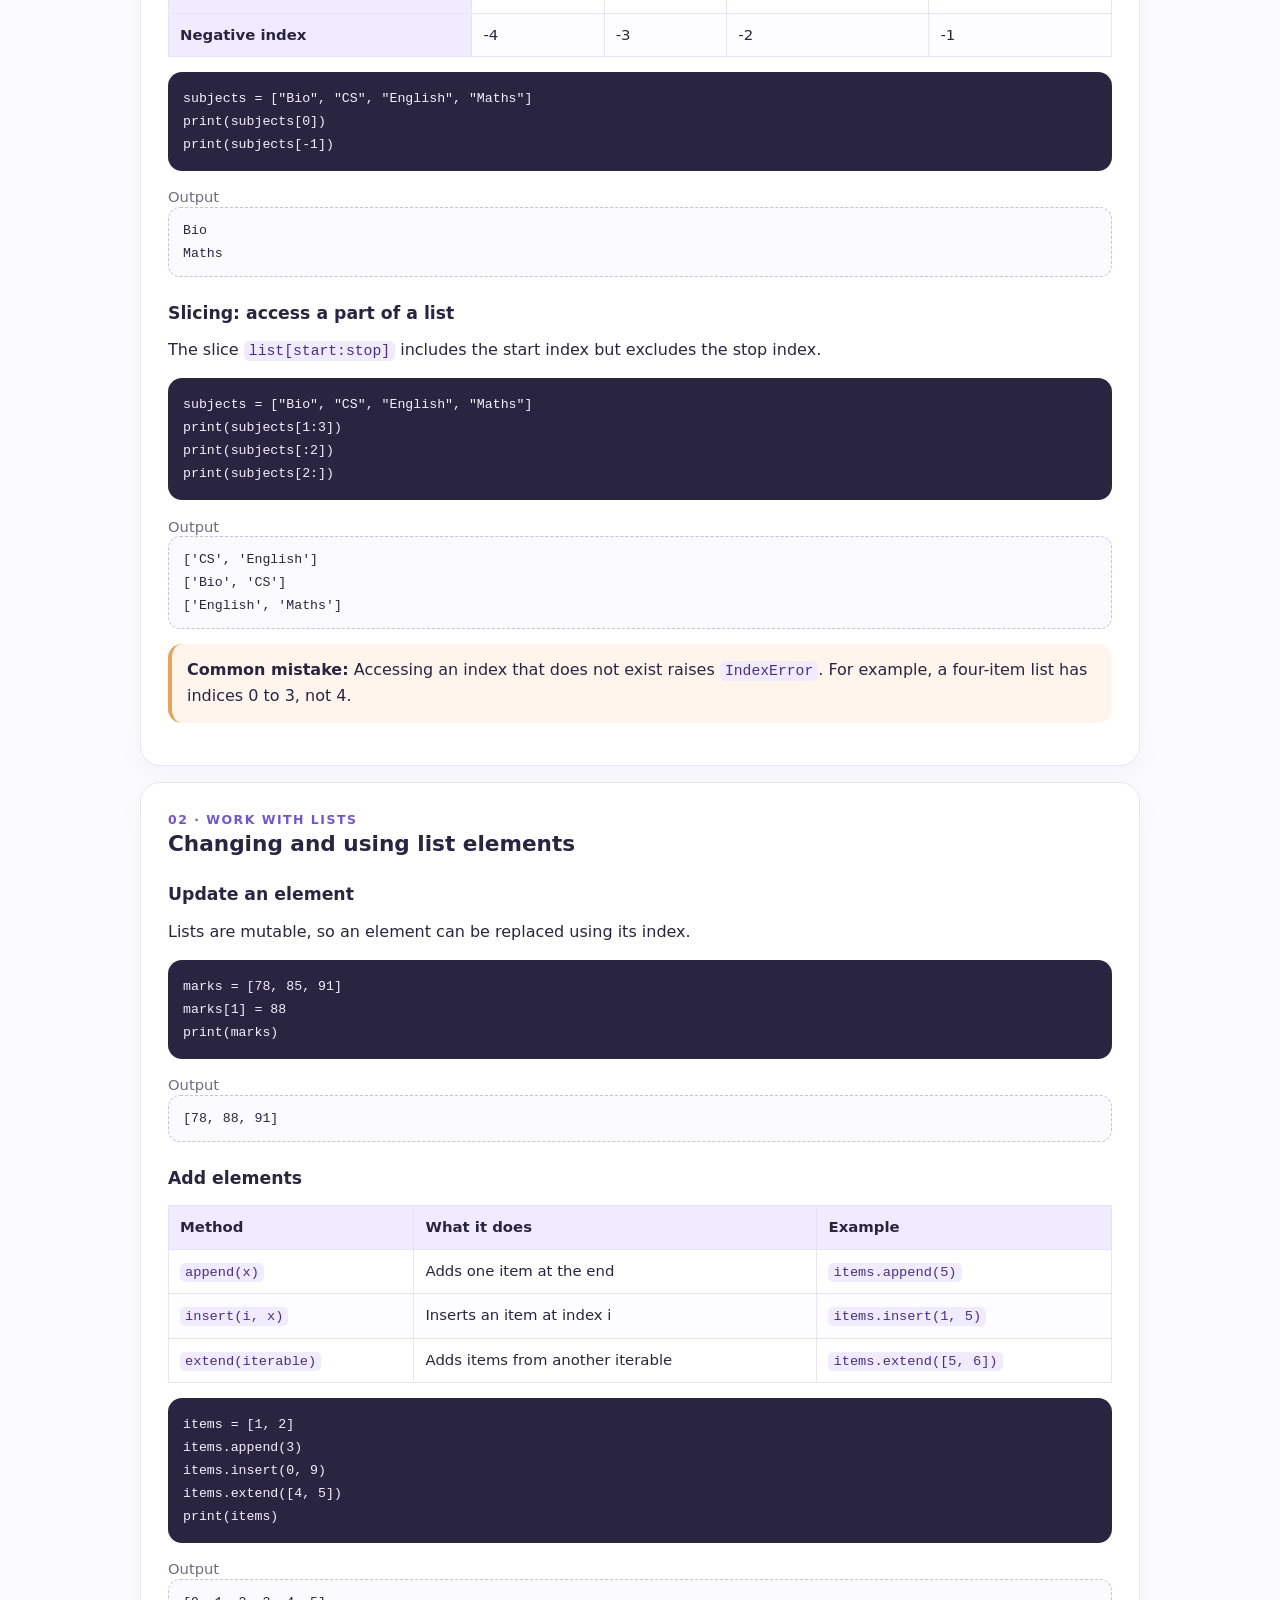
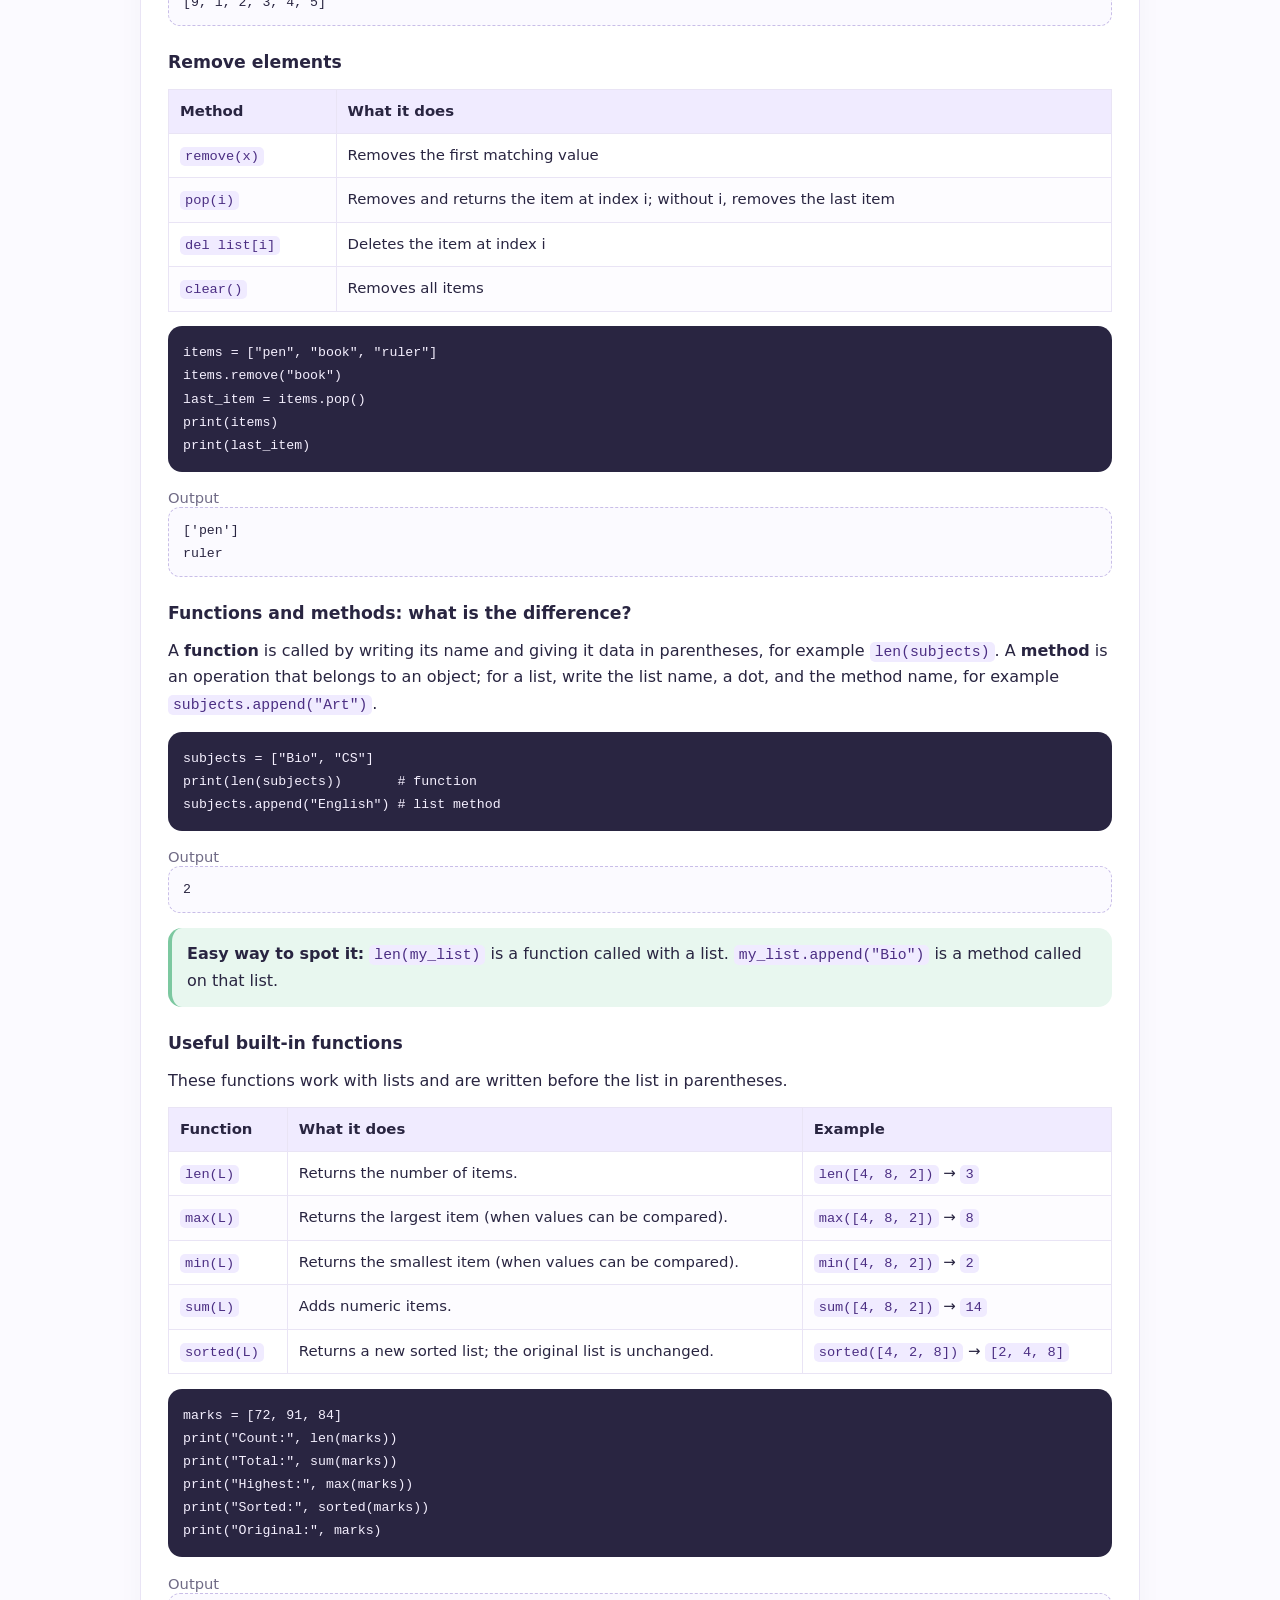
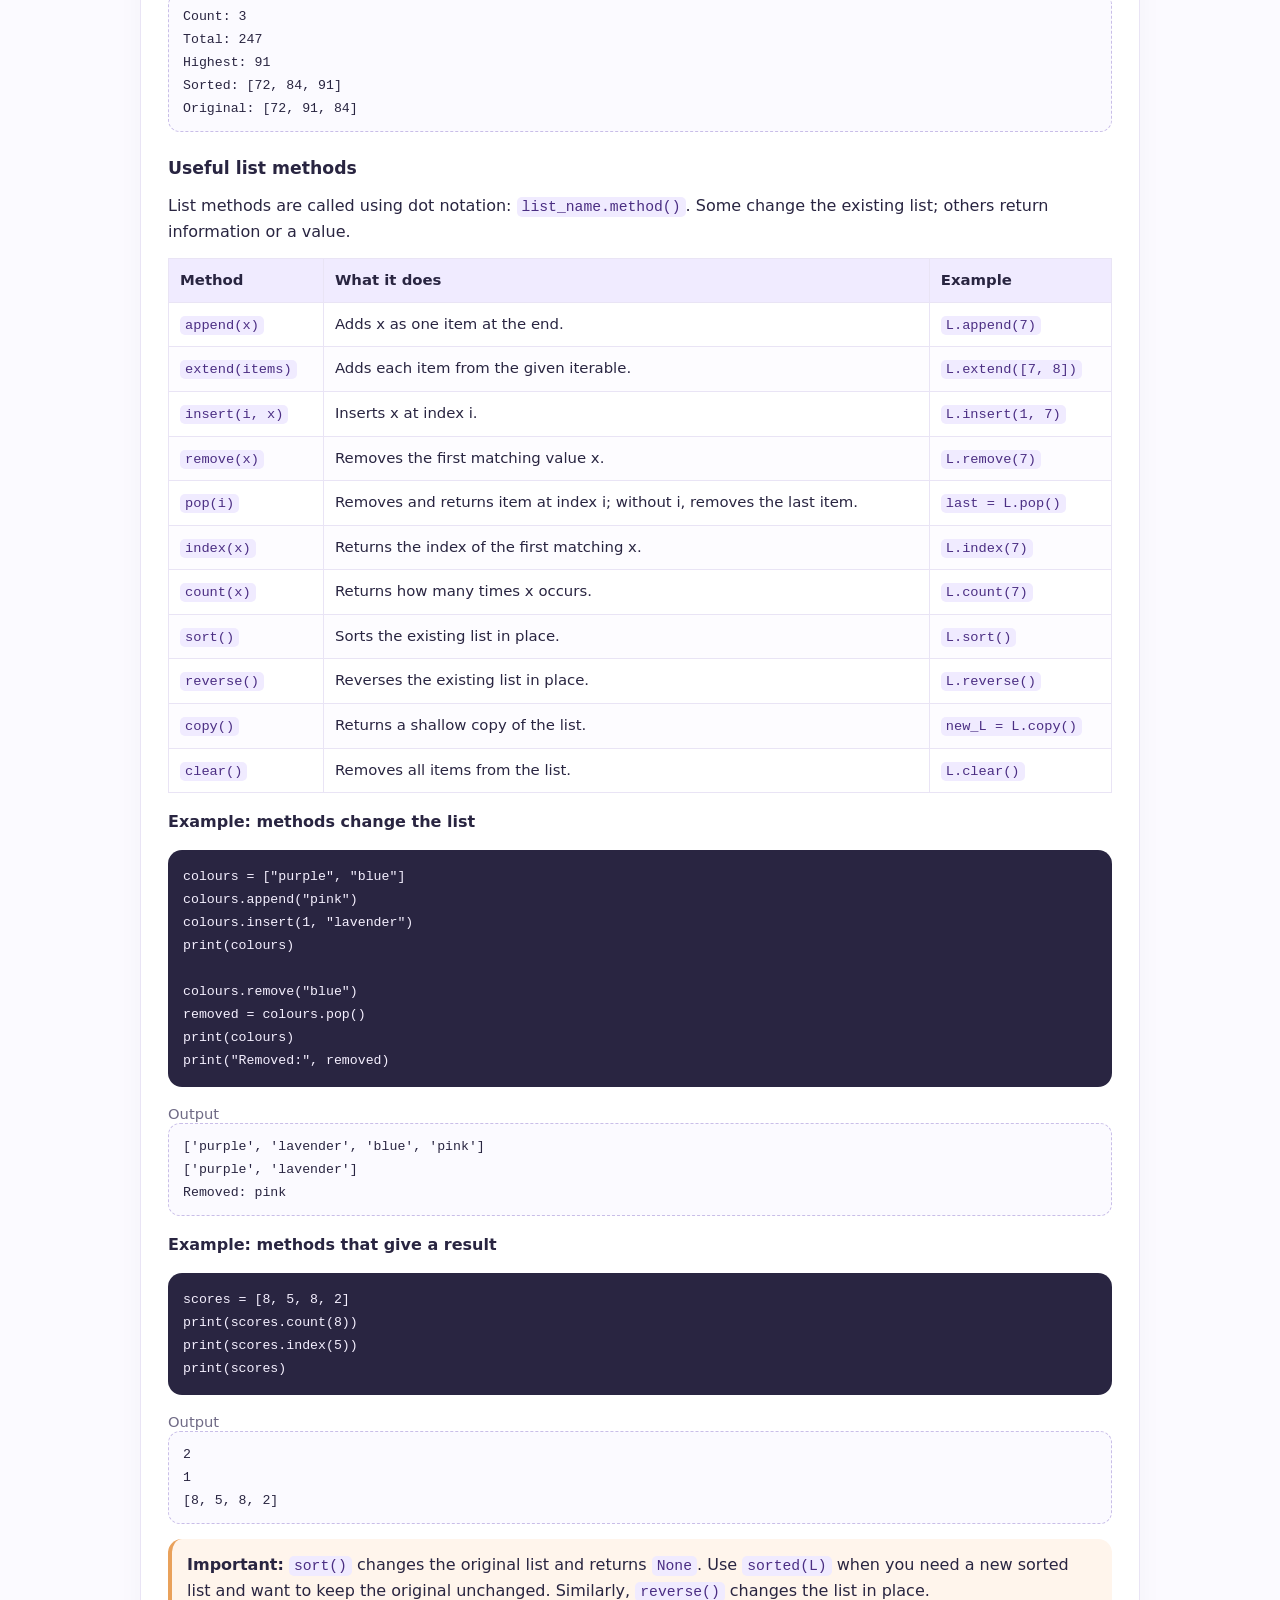
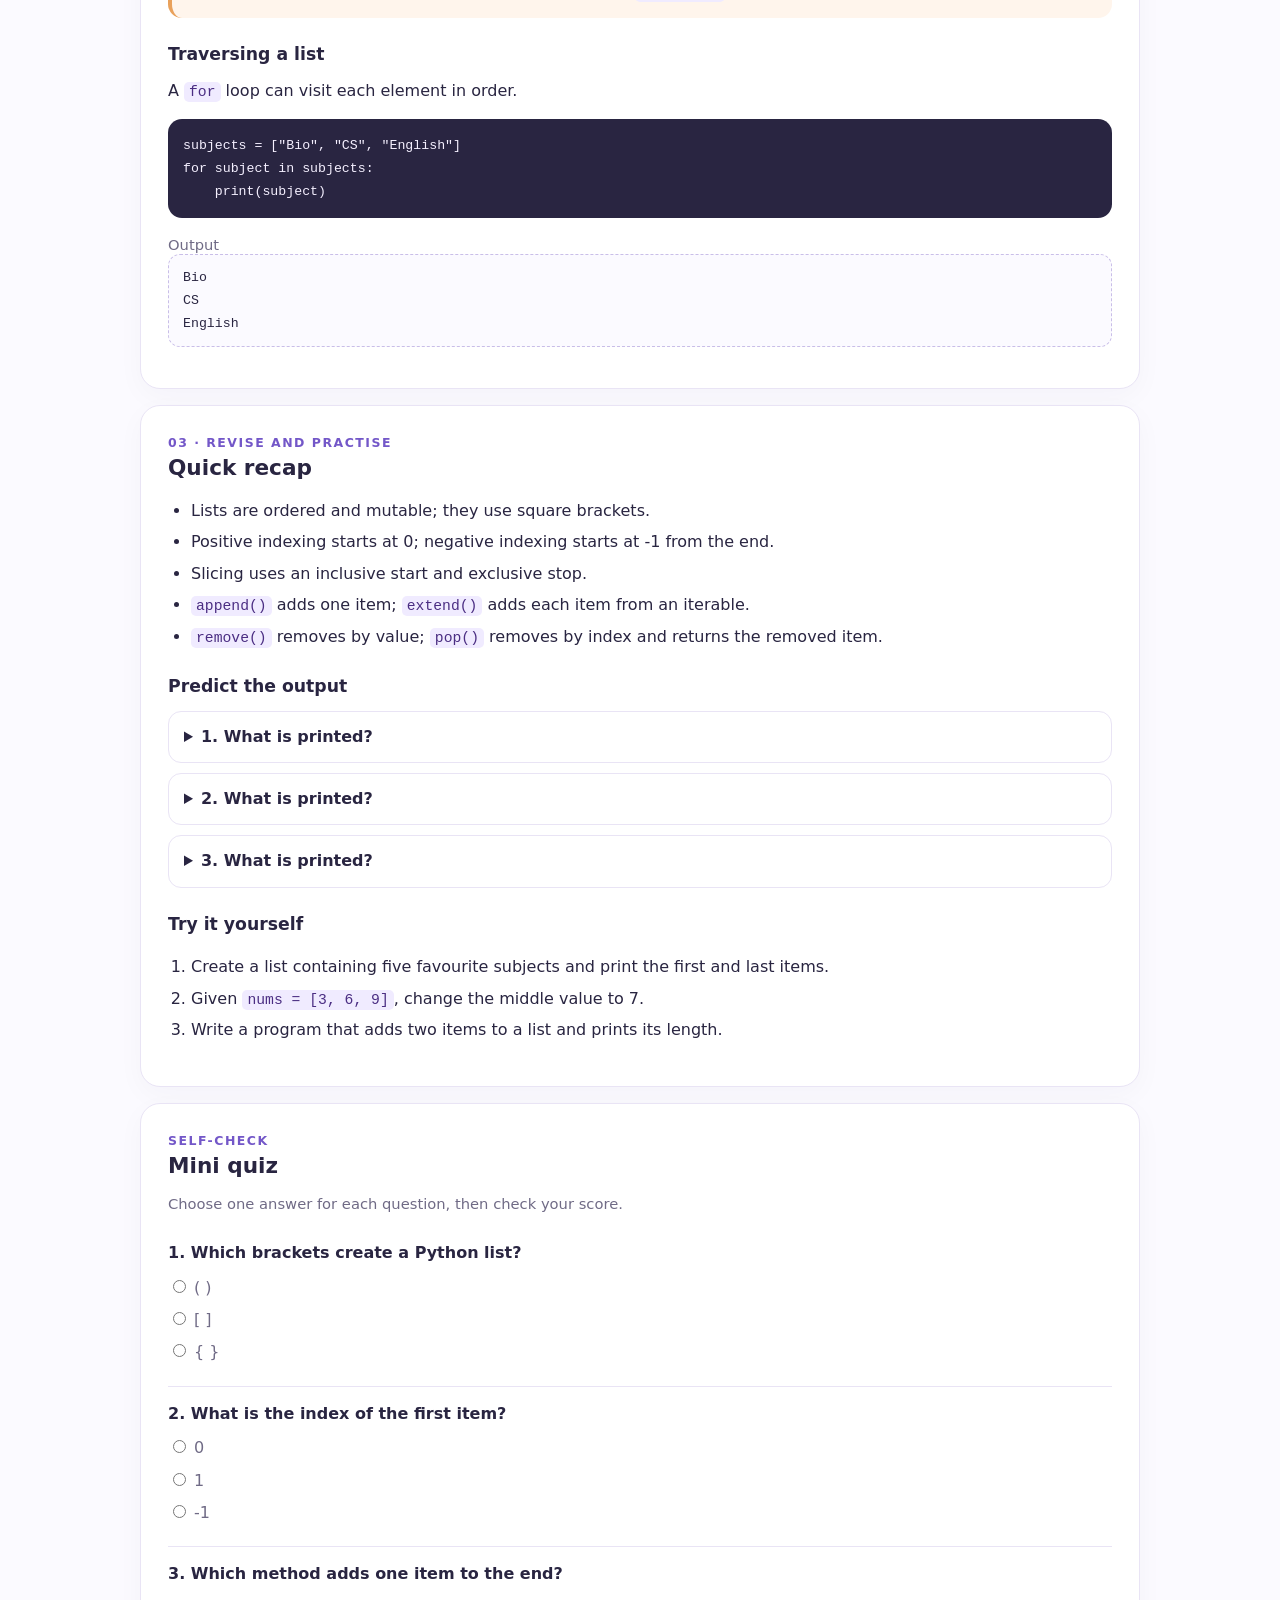
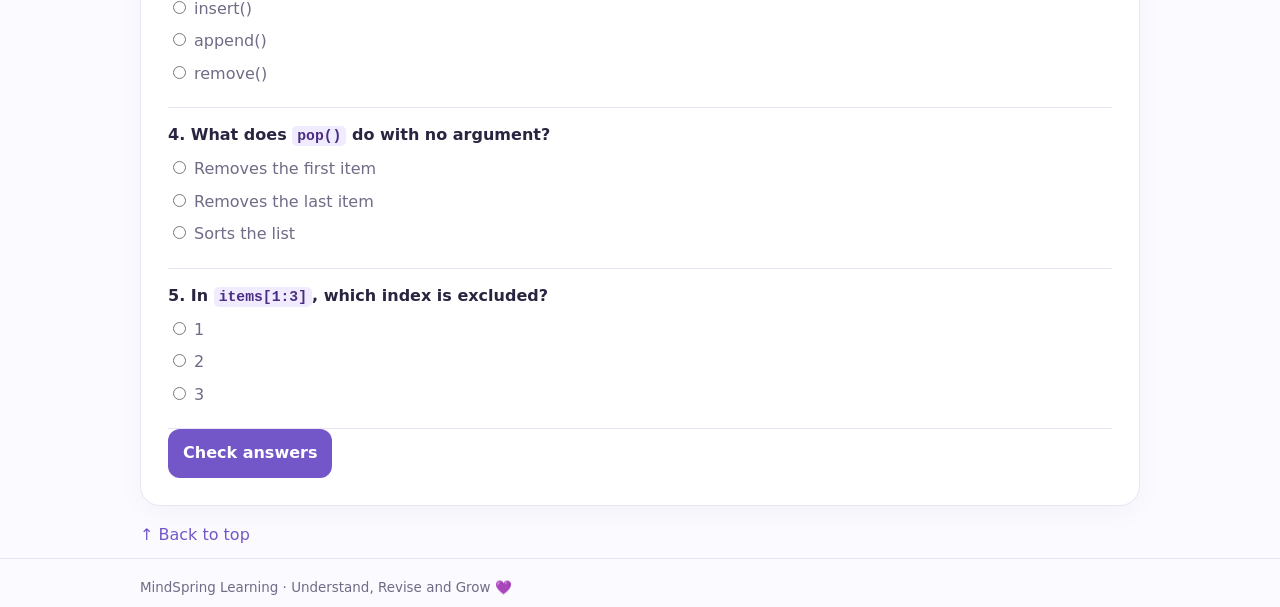
<file: list-manipulation.html>
<!DOCTYPE html>
<html lang="en">
<head>
<meta charset="UTF-8">
<meta name="viewport" content="width=device-width, initial-scale=1">
<meta name="description" content="Class 11 Python List Manipulation notes, examples and practice. MindSpring Learning.">
<title>List Manipulation | MindSpring Learning</title>
<style>
:root{--ink:#292541;--muted:#706b86;--purple:#7357c8;--purple-light:#f0ebff;--pink-light:#fff0f5;--paper:#fbfaff;--white:#fff;--line:#e9e4f5;--green:#217a55}
*{box-sizing:border-box}html{scroll-behavior:smooth;scroll-padding-top:18px}
body{margin:0;font-family:system-ui,-apple-system,BlinkMacSystemFont,"Segoe UI",sans-serif;color:var(--ink);background:linear-gradient(180deg,#f5f0ff 0,var(--paper) 280px);line-height:1.65}
a{color:var(--purple);text-decoration:none}a:hover{text-decoration:underline}
.wrap{width:min(100% - 32px,1000px);margin:auto}
header{padding:24px 0 10px}.site-logo{display:block;width:145px;max-width:100%;height:auto}
.hero{padding:34px 0 24px;display:grid;grid-template-columns:1.4fr .8fr;gap:22px;align-items:center}
.eyebrow{color:var(--purple);font-size:.78rem;font-weight:800;letter-spacing:.12em;text-transform:uppercase}
h1{font-size:clamp(2rem,5vw,3.4rem);line-height:1.08;margin:10px 0 14px;letter-spacing:-.04em}
.hero p{color:var(--muted);max-width:600px}
.hero-art{background:linear-gradient(135deg,var(--purple-light),var(--pink-light));border:1px solid var(--line);border-radius:28px;padding:24px;min-height:170px;display:flex;flex-direction:column;justify-content:center;gap:12px}
.float-note{background:white;border:1px solid var(--line);padding:11px 14px;border-radius:15px}.float-note:nth-child(2){margin-left:20px}
.pill{display:inline-block;background:var(--purple-light);color:var(--purple);padding:4px 10px;border-radius:999px;font-size:.75rem;font-weight:750;margin-top:10px}
.card{background:white;border:1px solid var(--line);border-radius:20px;padding:clamp(18px,3vw,27px);box-shadow:0 8px 28px #29254108;margin:0 0 16px}
h2{font-size:1.35rem;margin:0 0 12px;line-height:1.3}h3{margin:22px 0 8px;font-size:1.08rem}h4{margin:16px 0 6px}
p{margin:10px 0}ul,ol{padding-left:23px}li{margin:5px 0}
.muted,.small{color:var(--muted);font-size:.92rem}
.path{display:grid;grid-template-columns:repeat(3,minmax(0,1fr));gap:12px;margin-top:16px}
.path-item{border:1px solid var(--line);border-radius:15px;padding:15px;background:linear-gradient(135deg,#fff,var(--paper))}
.path-item b{display:block;margin:6px 0}.num{display:inline-grid;place-items:center;width:29px;height:29px;border-radius:10px;background:var(--purple-light);color:var(--purple);font-weight:800}
.section{scroll-margin-top:16px}
.callout{padding:13px 15px;border-radius:14px;background:var(--purple-light);border-left:4px solid var(--purple);margin:15px 0}
.callout.tip{background:#e8f7ef;border-left-color:#7cc8a0}.callout.warn{background:#fff5ec;border-left-color:#e9a15b}
table{border-collapse:collapse;width:100%;margin:13px 0;font-size:.93rem;background:white}th,td{border:1px solid var(--line);padding:9px 11px;text-align:left;vertical-align:top}th{background:var(--purple-light)}tr:nth-child(even) td{background:#fdfcff}
code{font-family:ui-monospace,SFMono-Regular,Consolas,monospace;font-size:.92em}:not(pre)>code{background:var(--purple-light);color:#4b2e83;padding:2px 5px;border-radius:5px}
pre{background:#292541;color:#f5f0ff;padding:15px;border-radius:14px;overflow:auto;line-height:1.6;font-size:.9rem}pre code{color:inherit}
.output{background:#fbfaff;color:#292541;border:1px dashed #c9bee8;padding:11px 14px;border-radius:12px;margin-top:-3px}
details{border:1px solid var(--line);border-radius:13px;padding:12px 15px;margin:10px 0;background:white}summary{font-weight:750;cursor:pointer}
button{border:0;border-radius:12px;background:var(--purple);color:white;font:inherit;font-weight:750;padding:11px 15px;cursor:pointer}
button:hover{filter:brightness(.95)}button:focus-visible{outline:3px solid #c7b8ff;outline-offset:2px}
.quiz-question{padding:14px 0;border-bottom:1px solid var(--line)}.quiz-question p{font-weight:750;margin:0 0 8px}.quiz-question label{display:block;margin:6px 0;color:var(--muted);cursor:pointer}.quiz-question input{margin-right:8px;accent-color:var(--purple)}
.result{font-weight:750;margin-left:10px}.tools{display:flex;gap:10px;flex-wrap:wrap;margin:14px 0 20px}.secondary{background:white;color:var(--purple);border:1px solid var(--line)}
footer{padding:18px 0 32px;border-top:1px solid var(--line);color:var(--muted);font-size:.84rem}
@media(max-width:700px){.hero{grid-template-columns:1fr;padding-top:24px}.hero-art{min-height:130px}.path{grid-template-columns:1fr}.card{padding:18px}table{font-size:.83rem}th,td{padding:7px}}
@media print{body{background:white}.hero-art,.tools,button{display:none!important}.hero{padding:10px 0}.card{box-shadow:none;break-inside:avoid;border:1px solid #ddd}pre{white-space:pre-wrap}details{break-inside:avoid}}
</style>
</head>
<body id="top">
<header class="wrap">
  <a href="index.html" aria-label="MindSpring homepage"><img src="assests/mindspring-logo-transparent.png" alt="MindSpring Learning" class="site-logo"></a>
  <section class="hero">
    <div>
      <div class="eyebrow">Your calm corner for learning</div>
      <h1>List<br>Manipulation.</h1>
      <p>Class 11 Computer Science · Python 3 · Understand lists, work with their elements, and practise with clear examples.</p>
      <span class="pill">Learn · Practise · Revise</span>
    </div>
    <div class="hero-art" aria-label="Python list example">
      <div class="float-note"><code>subjects = ["Bio", "CS", "English"]</code></div>
      <div class="float-note"><b>One list.</b> Many useful operations.</div>
    </div>
  </section>
</header>
<main class="wrap">
  <div class="tools"><button onclick="window.print()">Print / Save as PDF</button><a class="small" href="index.html" style="align-self:center">← MindSpring home</a></div>

  <section class="card" aria-label="Learning path">
    <div class="eyebrow">Your learning path</div>
    <h2 style="margin-top:6px">A simple way through the chapter</h2>
    <p class="muted">Start with what a list is, learn how to change it, then check your understanding.</p>
    <div class="path">
      <div class="path-item"><span class="num">01</span><b>Understand lists</b><span class="small">Create, index and slice</span></div>
      <div class="path-item"><span class="num">02</span><b>Work with lists</b><span class="small">Update, add, remove and traverse</span></div>
      <div class="path-item"><span class="num">03</span><b>Revise and practise</b><span class="small">Examples, questions and quiz</span></div>
    </div>
  </section>

  <section class="card section" id="understand">
    <div class="eyebrow">01 · Understand lists</div>
    <h2>What is a list?</h2>
    <p>A <b>list</b> is an ordered, mutable collection in Python. It can store multiple items, including values of different data types. Lists are written using square brackets, with items separated by commas.</p>
    <pre><code>subjects = ["Biology", "Computer Science", "English"]
print(subjects)</code></pre>
    <div class="small">Output</div><pre class="output"><code>['Biology', 'Computer Science', 'English']</code></pre>
    <h3>Creating lists</h3>
    <pre><code>numbers = [10, 20, 30, 40]
mixed = ["Mira", 16, 92.5, True]
empty = []</code></pre>
    <div class="callout tip"><b>Remember:</b> A list can be empty. Its elements keep their order, and the same value may appear more than once.</div>
    <h3>Indexing: access one element</h3>
    <p>Indexing starts at <code>0</code>. Negative indices count from the end: <code>-1</code> is the last element.</p>
    <table><thead><tr><th>Element</th><th>"Bio"</th><th>"CS"</th><th>"English"</th><th>"Maths"</th></tr></thead><tbody><tr><th>Positive index</th><td>0</td><td>1</td><td>2</td><td>3</td></tr><tr><th>Negative index</th><td>-4</td><td>-3</td><td>-2</td><td>-1</td></tr></tbody></table>
    <pre><code>subjects = ["Bio", "CS", "English", "Maths"]
print(subjects[0])
print(subjects[-1])</code></pre>
    <div class="small">Output</div><pre class="output"><code>Bio
Maths</code></pre>
    <h3>Slicing: access a part of a list</h3>
    <p>The slice <code>list[start:stop]</code> includes the start index but excludes the stop index.</p>
    <pre><code>subjects = ["Bio", "CS", "English", "Maths"]
print(subjects[1:3])
print(subjects[:2])
print(subjects[2:])</code></pre>
    <div class="small">Output</div><pre class="output"><code>['CS', 'English']
['Bio', 'CS']
['English', 'Maths']</code></pre>
    <div class="callout warn"><b>Common mistake:</b> Accessing an index that does not exist raises <code>IndexError</code>. For example, a four-item list has indices 0 to 3, not 4.</div>
  </section>

  <section class="card section" id="manipulate">
    <div class="eyebrow">02 · Work with lists</div>
    <h2>Changing and using list elements</h2>
    <h3>Update an element</h3>
    <p>Lists are mutable, so an element can be replaced using its index.</p>
    <pre><code>marks = [78, 85, 91]
marks[1] = 88
print(marks)</code></pre>
    <div class="small">Output</div><pre class="output"><code>[78, 88, 91]</code></pre>
    <h3>Add elements</h3>
    <table><thead><tr><th>Method</th><th>What it does</th><th>Example</th></tr></thead><tbody>
      <tr><td><code>append(x)</code></td><td>Adds one item at the end</td><td><code>items.append(5)</code></td></tr>
      <tr><td><code>insert(i, x)</code></td><td>Inserts an item at index i</td><td><code>items.insert(1, 5)</code></td></tr>
      <tr><td><code>extend(iterable)</code></td><td>Adds items from another iterable</td><td><code>items.extend([5, 6])</code></td></tr>
    </tbody></table>
    <pre><code>items = [1, 2]
items.append(3)
items.insert(0, 9)
items.extend([4, 5])
print(items)</code></pre>
    <div class="small">Output</div><pre class="output"><code>[9, 1, 2, 3, 4, 5]</code></pre>
    <h3>Remove elements</h3>
    <table><thead><tr><th>Method</th><th>What it does</th></tr></thead><tbody>
      <tr><td><code>remove(x)</code></td><td>Removes the first matching value</td></tr>
      <tr><td><code>pop(i)</code></td><td>Removes and returns the item at index i; without i, removes the last item</td></tr>
      <tr><td><code>del list[i]</code></td><td>Deletes the item at index i</td></tr>
      <tr><td><code>clear()</code></td><td>Removes all items</td></tr>
    </tbody></table>
    <pre><code>items = ["pen", "book", "ruler"]
items.remove("book")
last_item = items.pop()
print(items)
print(last_item)</code></pre>
    <div class="small">Output</div><pre class="output"><code>['pen']
ruler</code></pre>
    <h3>Functions and methods: what is the difference?</h3>
    <p>A <b>function</b> is called by writing its name and giving it data in parentheses, for example <code>len(subjects)</code>. A <b>method</b> is an operation that belongs to an object; for a list, write the list name, a dot, and the method name, for example <code>subjects.append("Art")</code>.</p>
    <pre><code>subjects = ["Bio", "CS"]
print(len(subjects))       # function
subjects.append("English") # list method</code></pre>
    <div class="small">Output</div><pre class="output"><code>2</code></pre>
    <div class="callout tip"><b>Easy way to spot it:</b> <code>len(my_list)</code> is a function called with a list. <code>my_list.append("Bio")</code> is a method called on that list.</div>

    <h3>Useful built-in functions</h3>
    <p>These functions work with lists and are written before the list in parentheses.</p>
    <table><thead><tr><th>Function</th><th>What it does</th><th>Example</th></tr></thead><tbody>
      <tr><td><code>len(L)</code></td><td>Returns the number of items.</td><td><code>len([4, 8, 2])</code> → <code>3</code></td></tr>
      <tr><td><code>max(L)</code></td><td>Returns the largest item (when values can be compared).</td><td><code>max([4, 8, 2])</code> → <code>8</code></td></tr>
      <tr><td><code>min(L)</code></td><td>Returns the smallest item (when values can be compared).</td><td><code>min([4, 8, 2])</code> → <code>2</code></td></tr>
      <tr><td><code>sum(L)</code></td><td>Adds numeric items.</td><td><code>sum([4, 8, 2])</code> → <code>14</code></td></tr>
      <tr><td><code>sorted(L)</code></td><td>Returns a new sorted list; the original list is unchanged.</td><td><code>sorted([4, 2, 8])</code> → <code>[2, 4, 8]</code></td></tr>
    </tbody></table>
    <pre><code>marks = [72, 91, 84]
print("Count:", len(marks))
print("Total:", sum(marks))
print("Highest:", max(marks))
print("Sorted:", sorted(marks))
print("Original:", marks)</code></pre>
    <div class="small">Output</div><pre class="output"><code>Count: 3
Total: 247
Highest: 91
Sorted: [72, 84, 91]
Original: [72, 91, 84]</code></pre>

    <h3>Useful list methods</h3>
    <p>List methods are called using dot notation: <code>list_name.method()</code>. Some change the existing list; others return information or a value.</p>
    <table><thead><tr><th>Method</th><th>What it does</th><th>Example</th></tr></thead><tbody>
      <tr><td><code>append(x)</code></td><td>Adds x as one item at the end.</td><td><code>L.append(7)</code></td></tr>
      <tr><td><code>extend(items)</code></td><td>Adds each item from the given iterable.</td><td><code>L.extend([7, 8])</code></td></tr>
      <tr><td><code>insert(i, x)</code></td><td>Inserts x at index i.</td><td><code>L.insert(1, 7)</code></td></tr>
      <tr><td><code>remove(x)</code></td><td>Removes the first matching value x.</td><td><code>L.remove(7)</code></td></tr>
      <tr><td><code>pop(i)</code></td><td>Removes and returns item at index i; without i, removes the last item.</td><td><code>last = L.pop()</code></td></tr>
      <tr><td><code>index(x)</code></td><td>Returns the index of the first matching x.</td><td><code>L.index(7)</code></td></tr>
      <tr><td><code>count(x)</code></td><td>Returns how many times x occurs.</td><td><code>L.count(7)</code></td></tr>
      <tr><td><code>sort()</code></td><td>Sorts the existing list in place.</td><td><code>L.sort()</code></td></tr>
      <tr><td><code>reverse()</code></td><td>Reverses the existing list in place.</td><td><code>L.reverse()</code></td></tr>
      <tr><td><code>copy()</code></td><td>Returns a shallow copy of the list.</td><td><code>new_L = L.copy()</code></td></tr>
      <tr><td><code>clear()</code></td><td>Removes all items from the list.</td><td><code>L.clear()</code></td></tr>
    </tbody></table>
    <h4>Example: methods change the list</h4>
    <pre><code>colours = ["purple", "blue"]
colours.append("pink")
colours.insert(1, "lavender")
print(colours)

colours.remove("blue")
removed = colours.pop()
print(colours)
print("Removed:", removed)</code></pre>
    <div class="small">Output</div><pre class="output"><code>['purple', 'lavender', 'blue', 'pink']
['purple', 'lavender']
Removed: pink</code></pre>
    <h4>Example: methods that give a result</h4>
    <pre><code>scores = [8, 5, 8, 2]
print(scores.count(8))
print(scores.index(5))
print(scores)</code></pre>
    <div class="small">Output</div><pre class="output"><code>2
1
[8, 5, 8, 2]</code></pre>
    <div class="callout warn"><b>Important:</b> <code>sort()</code> changes the original list and returns <code>None</code>. Use <code>sorted(L)</code> when you need a new sorted list and want to keep the original unchanged. Similarly, <code>reverse()</code> changes the list in place.</div>
    <h3>Traversing a list</h3>
    <p>A <code>for</code> loop can visit each element in order.</p>
    <pre><code>subjects = ["Bio", "CS", "English"]
for subject in subjects:
    print(subject)</code></pre>
    <div class="small">Output</div><pre class="output"><code>Bio
CS
English</code></pre>
  </section>

  <section class="card section" id="practice">
    <div class="eyebrow">03 · Revise and practise</div>
    <h2>Quick recap</h2>
    <ul>
      <li>Lists are ordered and mutable; they use square brackets.</li>
      <li>Positive indexing starts at 0; negative indexing starts at -1 from the end.</li>
      <li>Slicing uses an inclusive start and exclusive stop.</li>
      <li><code>append()</code> adds one item; <code>extend()</code> adds each item from an iterable.</li>
      <li><code>remove()</code> removes by value; <code>pop()</code> removes by index and returns the removed item.</li>
    </ul>
    <h3>Predict the output</h3>
    <details><summary>1. What is printed?</summary><pre><code>values = [4, 7, 9]
print(values[1])
print(values[-1])</code></pre><b>Answer</b><pre class="output"><code>7
9</code></pre></details>
    <details><summary>2. What is printed?</summary><pre><code>items = [1, 2]
items.append([3, 4])
print(items)</code></pre><b>Answer</b><pre class="output"><code>[1, 2, [3, 4]]</code></pre></details>
    <details><summary>3. What is printed?</summary><pre><code>letters = ["a", "b", "c", "d"]
print(letters[1:3])</code></pre><b>Answer</b><pre class="output"><code>['b', 'c']</code></pre></details>
    <h3>Try it yourself</h3>
    <ol>
      <li>Create a list containing five favourite subjects and print the first and last items.</li>
      <li>Given <code>nums = [3, 6, 9]</code>, change the middle value to 7.</li>
      <li>Write a program that adds two items to a list and prints its length.</li>
    </ol>
  </section>

  <section class="card section" id="quiz">
    <div class="eyebrow">Self-check</div>
    <h2>Mini quiz</h2>
    <p class="muted">Choose one answer for each question, then check your score.</p>
    <form id="quizForm">
      <div class="quiz-question"><p>1. Which brackets create a Python list?</p><label><input type="radio" name="q1" value="a">( )</label><label><input type="radio" name="q1" value="b">[ ]</label><label><input type="radio" name="q1" value="c">{ }</label></div>
      <div class="quiz-question"><p>2. What is the index of the first item?</p><label><input type="radio" name="q2" value="a">0</label><label><input type="radio" name="q2" value="b">1</label><label><input type="radio" name="q2" value="c">-1</label></div>
      <div class="quiz-question"><p>3. Which method adds one item to the end?</p><label><input type="radio" name="q3" value="a">insert()</label><label><input type="radio" name="q3" value="b">append()</label><label><input type="radio" name="q3" value="c">remove()</label></div>
      <div class="quiz-question"><p>4. What does <code>pop()</code> do with no argument?</p><label><input type="radio" name="q4" value="a">Removes the first item</label><label><input type="radio" name="q4" value="b">Removes the last item</label><label><input type="radio" name="q4" value="c">Sorts the list</label></div>
      <div class="quiz-question"><p>5. In <code>items[1:3]</code>, which index is excluded?</p><label><input type="radio" name="q5" value="a">1</label><label><input type="radio" name="q5" value="b">2</label><label><input type="radio" name="q5" value="c">3</label></div>
      <button type="button" id="checkQuiz">Check answers</button><span class="result" id="quizResult" aria-live="polite"></span>
    </form>
  </section>
  <p><a href="#top">↑ Back to top</a></p>
</main>
<footer><div class="wrap">MindSpring Learning · Understand, Revise and Grow 💜</div></footer>
<script>
const answers={q1:"b",q2:"a",q3:"b",q4:"b",q5:"c"};
document.getElementById("checkQuiz").addEventListener("click",function(){
 let score=0,answered=0;
 Object.keys(answers).forEach(function(key){
  const selected=document.querySelector('input[name="'+key+'"]:checked');
  if(selected){answered++;if(selected.value===answers[key])score++;}
 });
 const result=document.getElementById("quizResult");
 result.textContent=answered<5?"Answer all 5 questions first ("+answered+"/5).":"Score: "+score+"/5 — "+(score===5?"Excellent work!":score>=3?"Good job. Review missed concepts.":"Revise the notes and try again.");
});
</script>
</body>
</html>
</file>
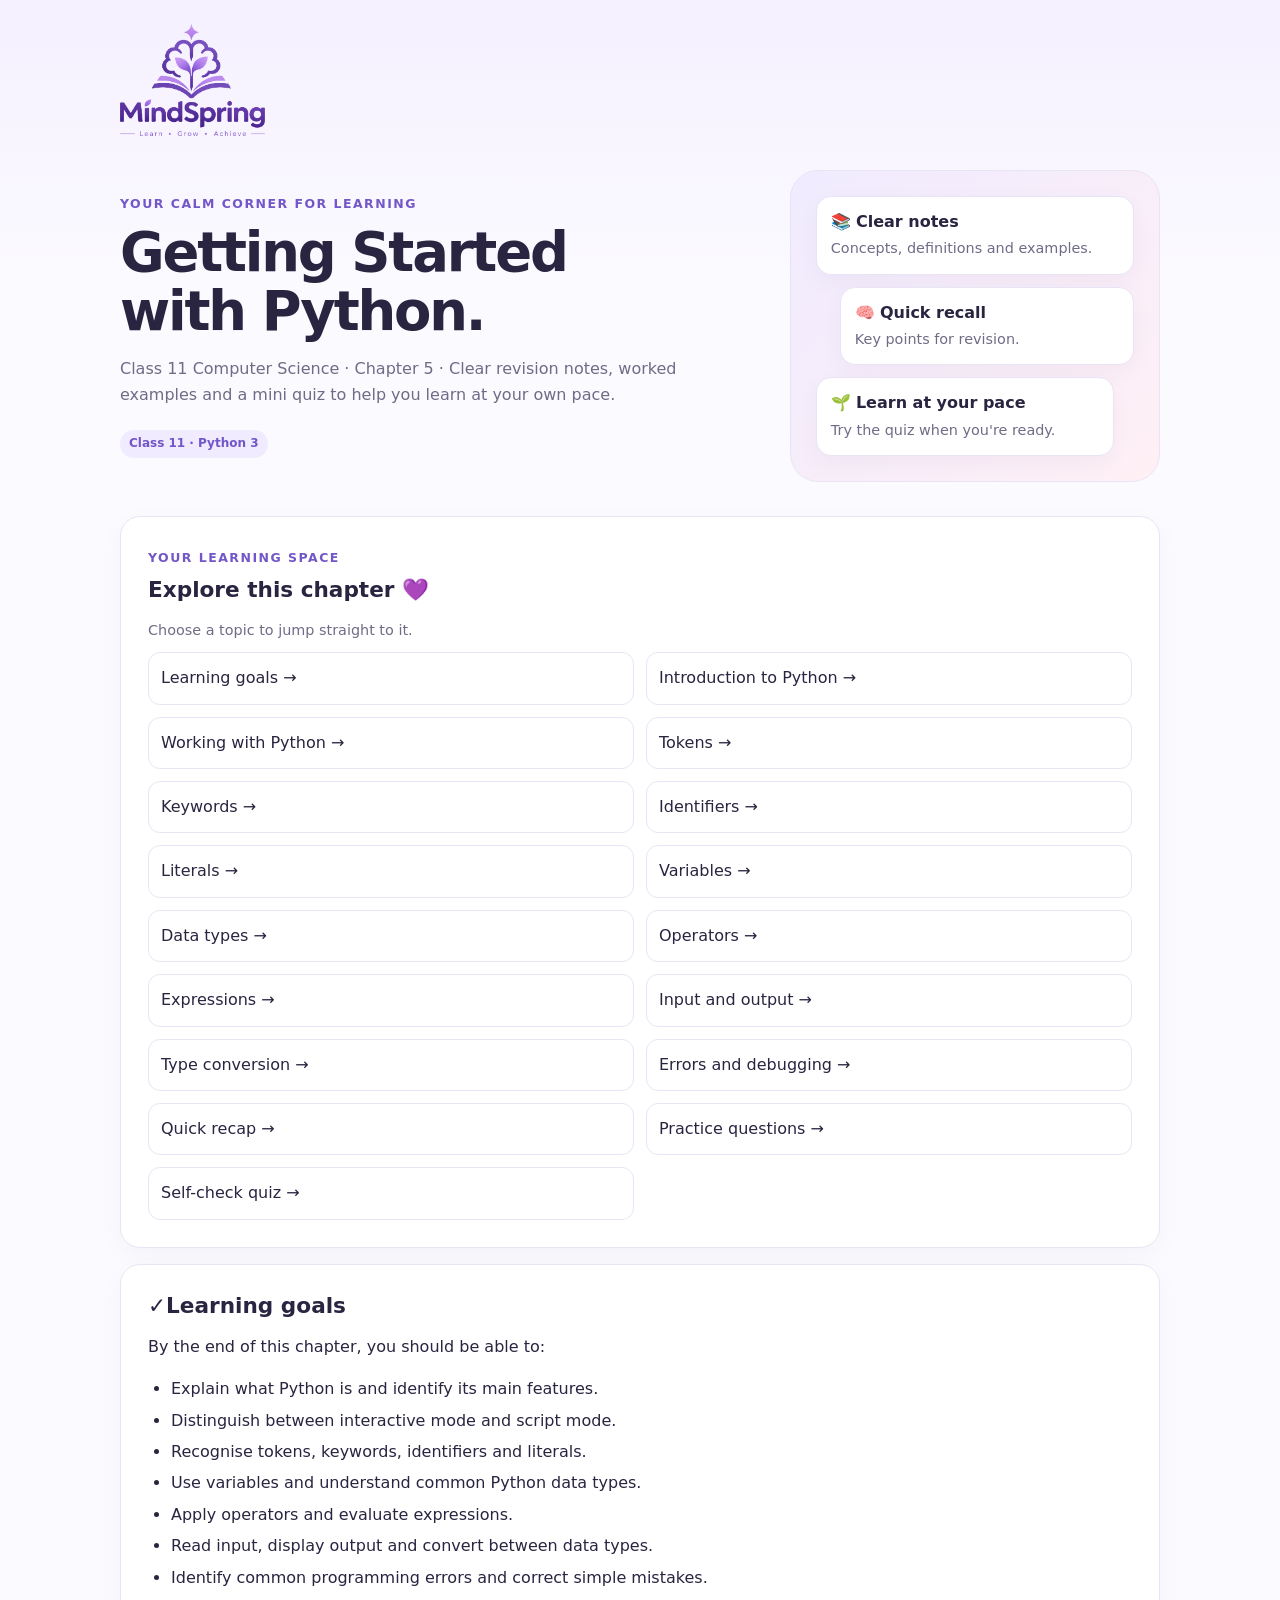
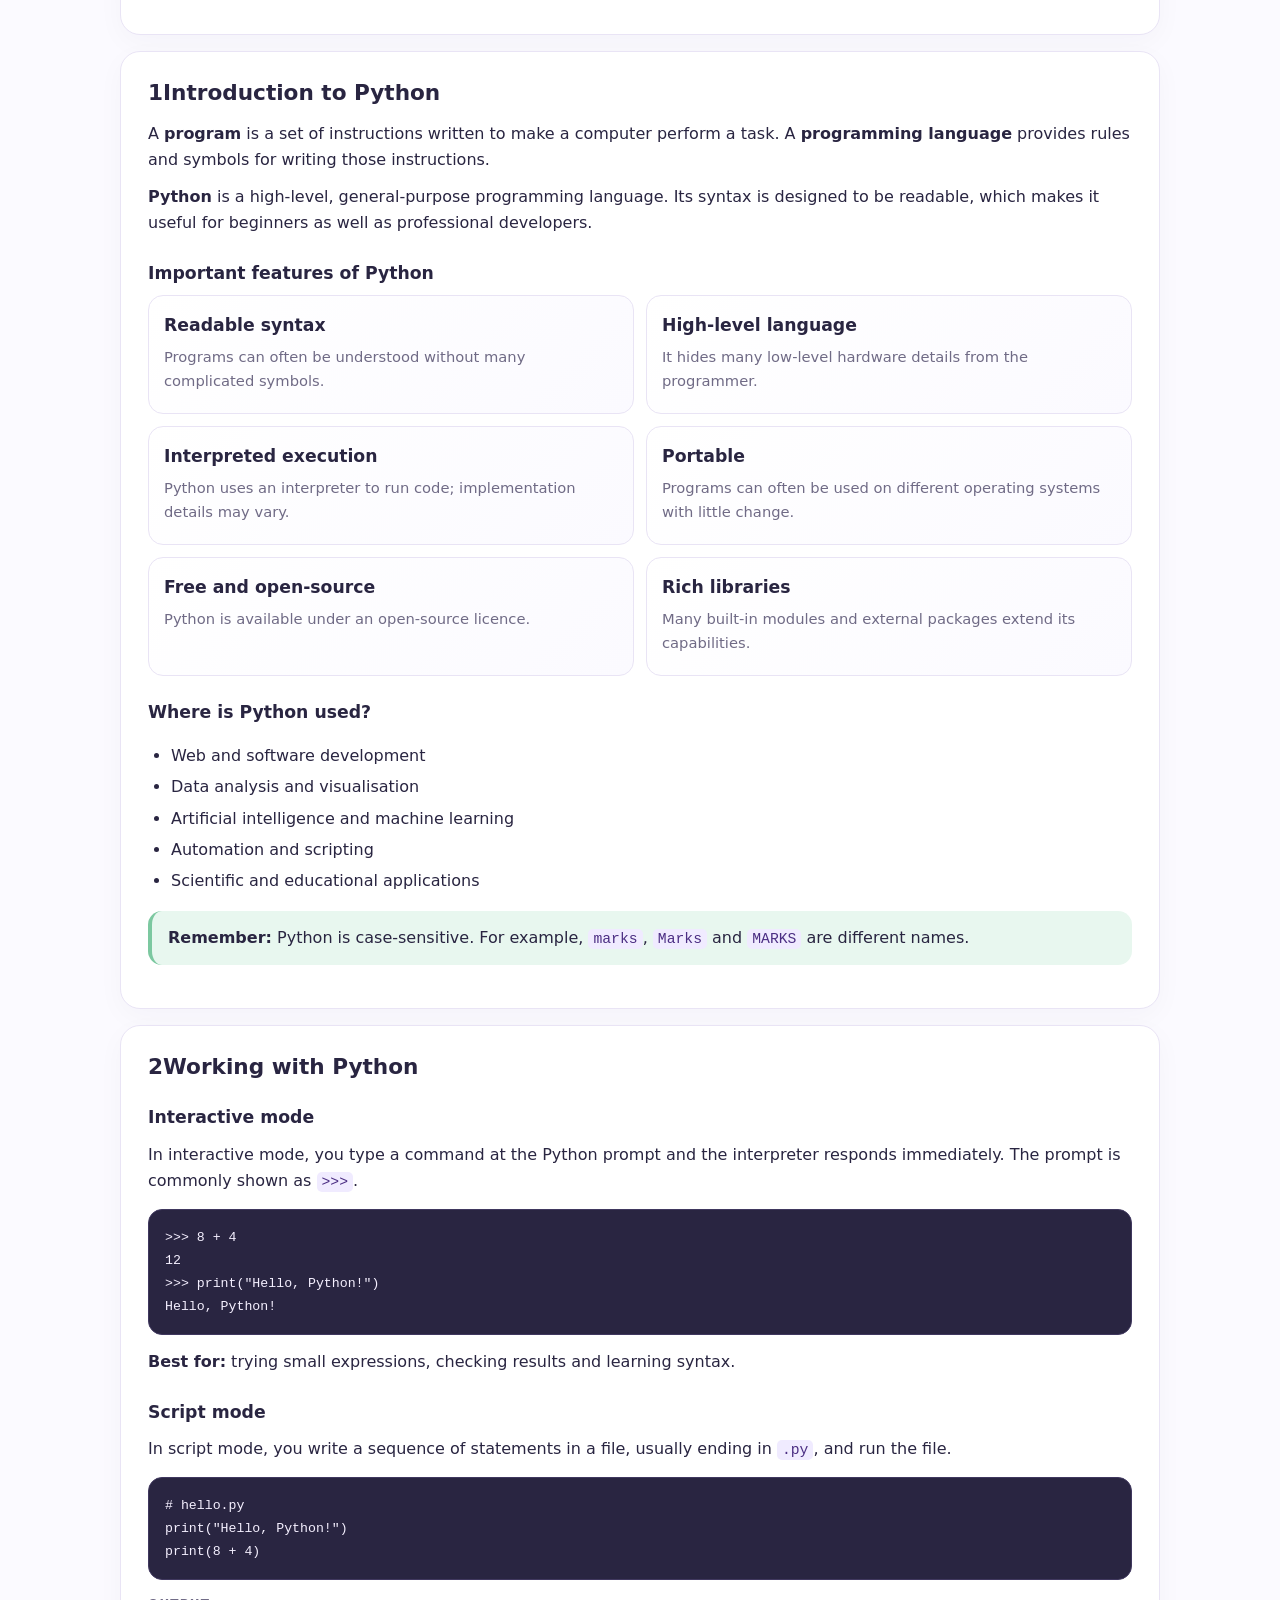
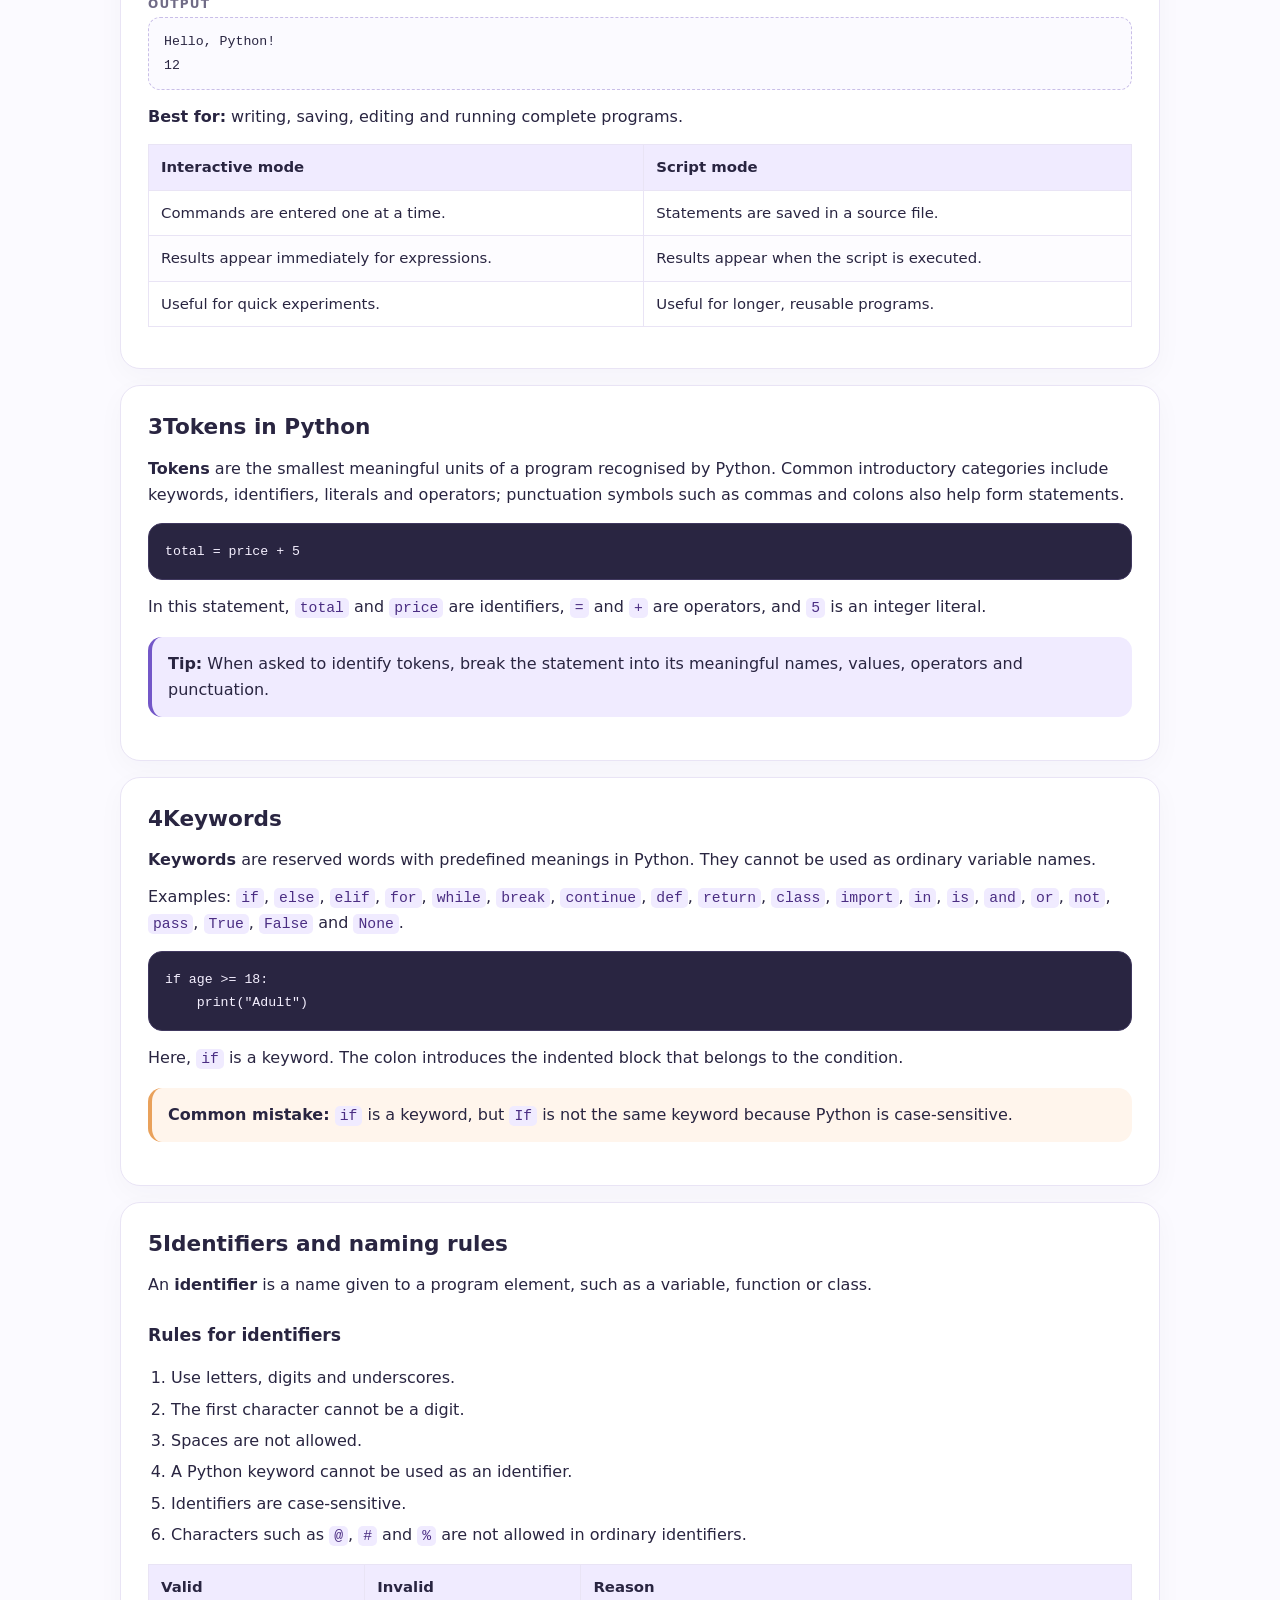
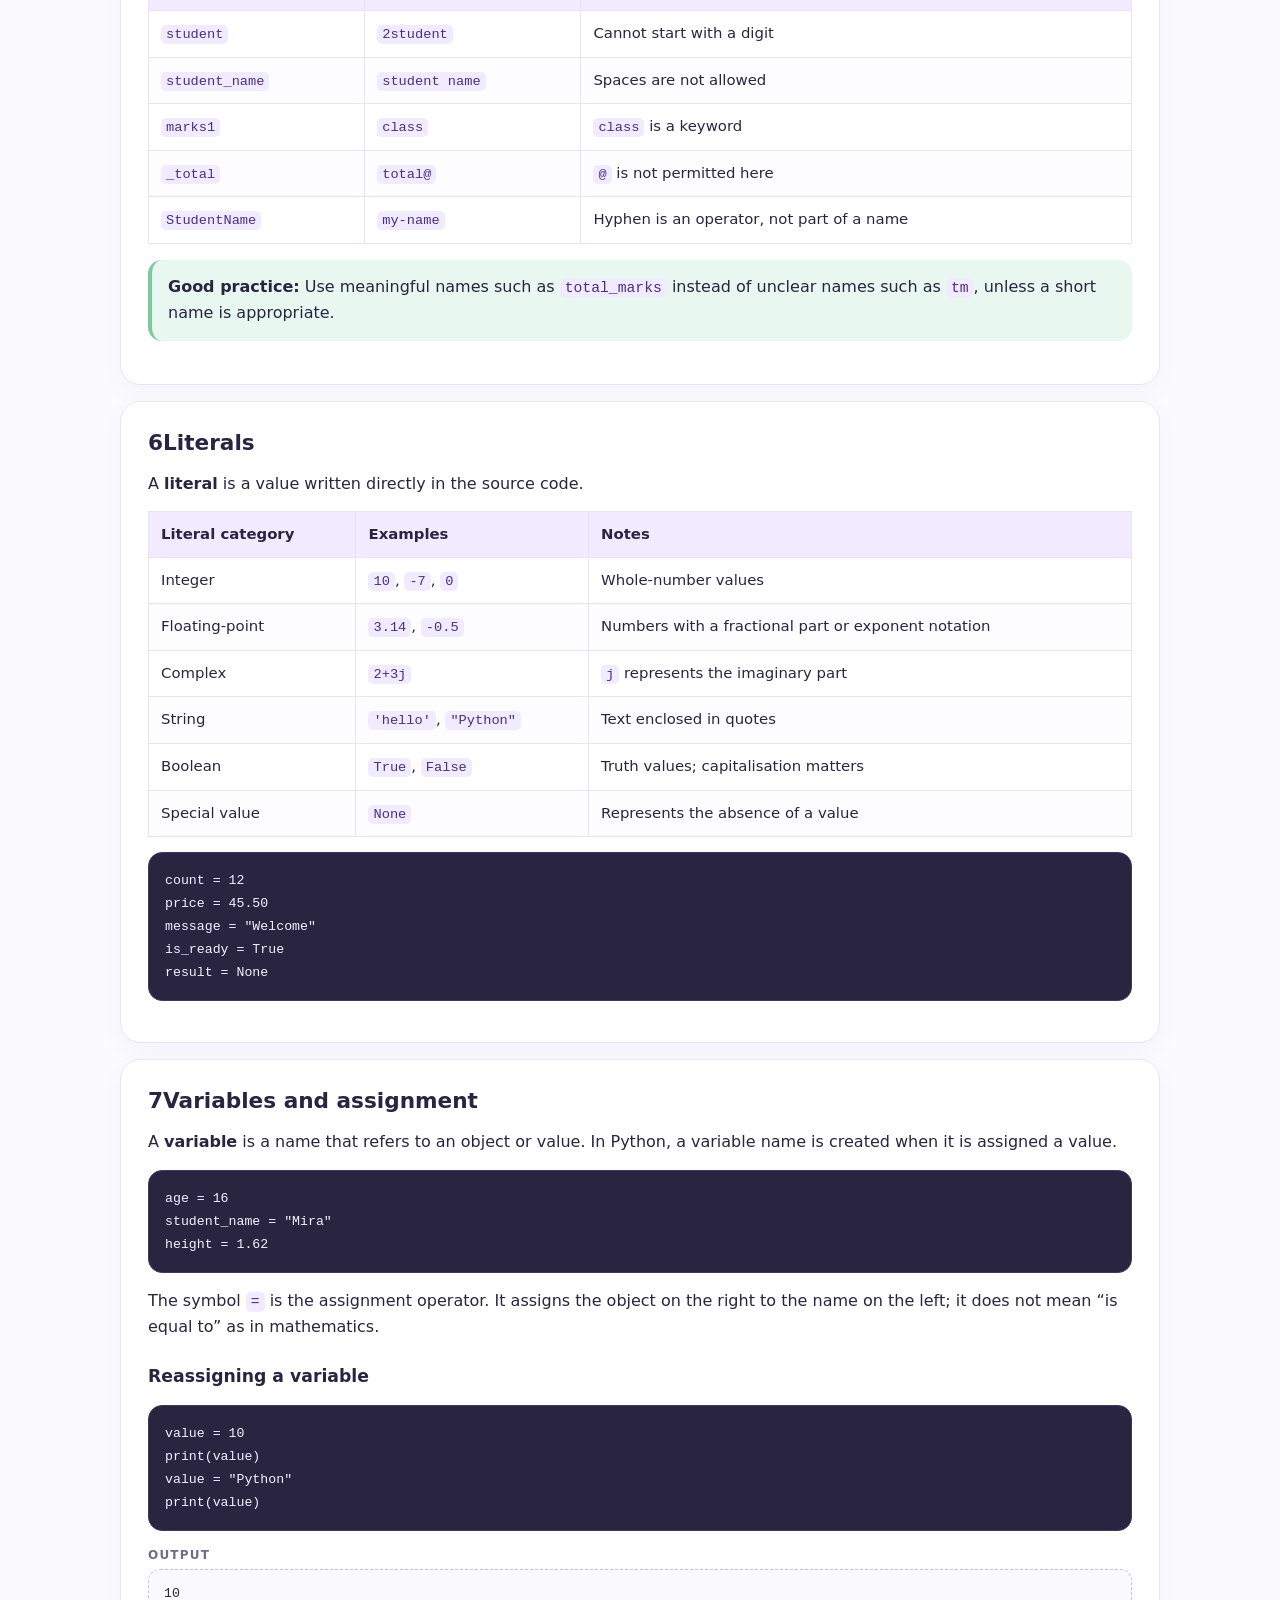
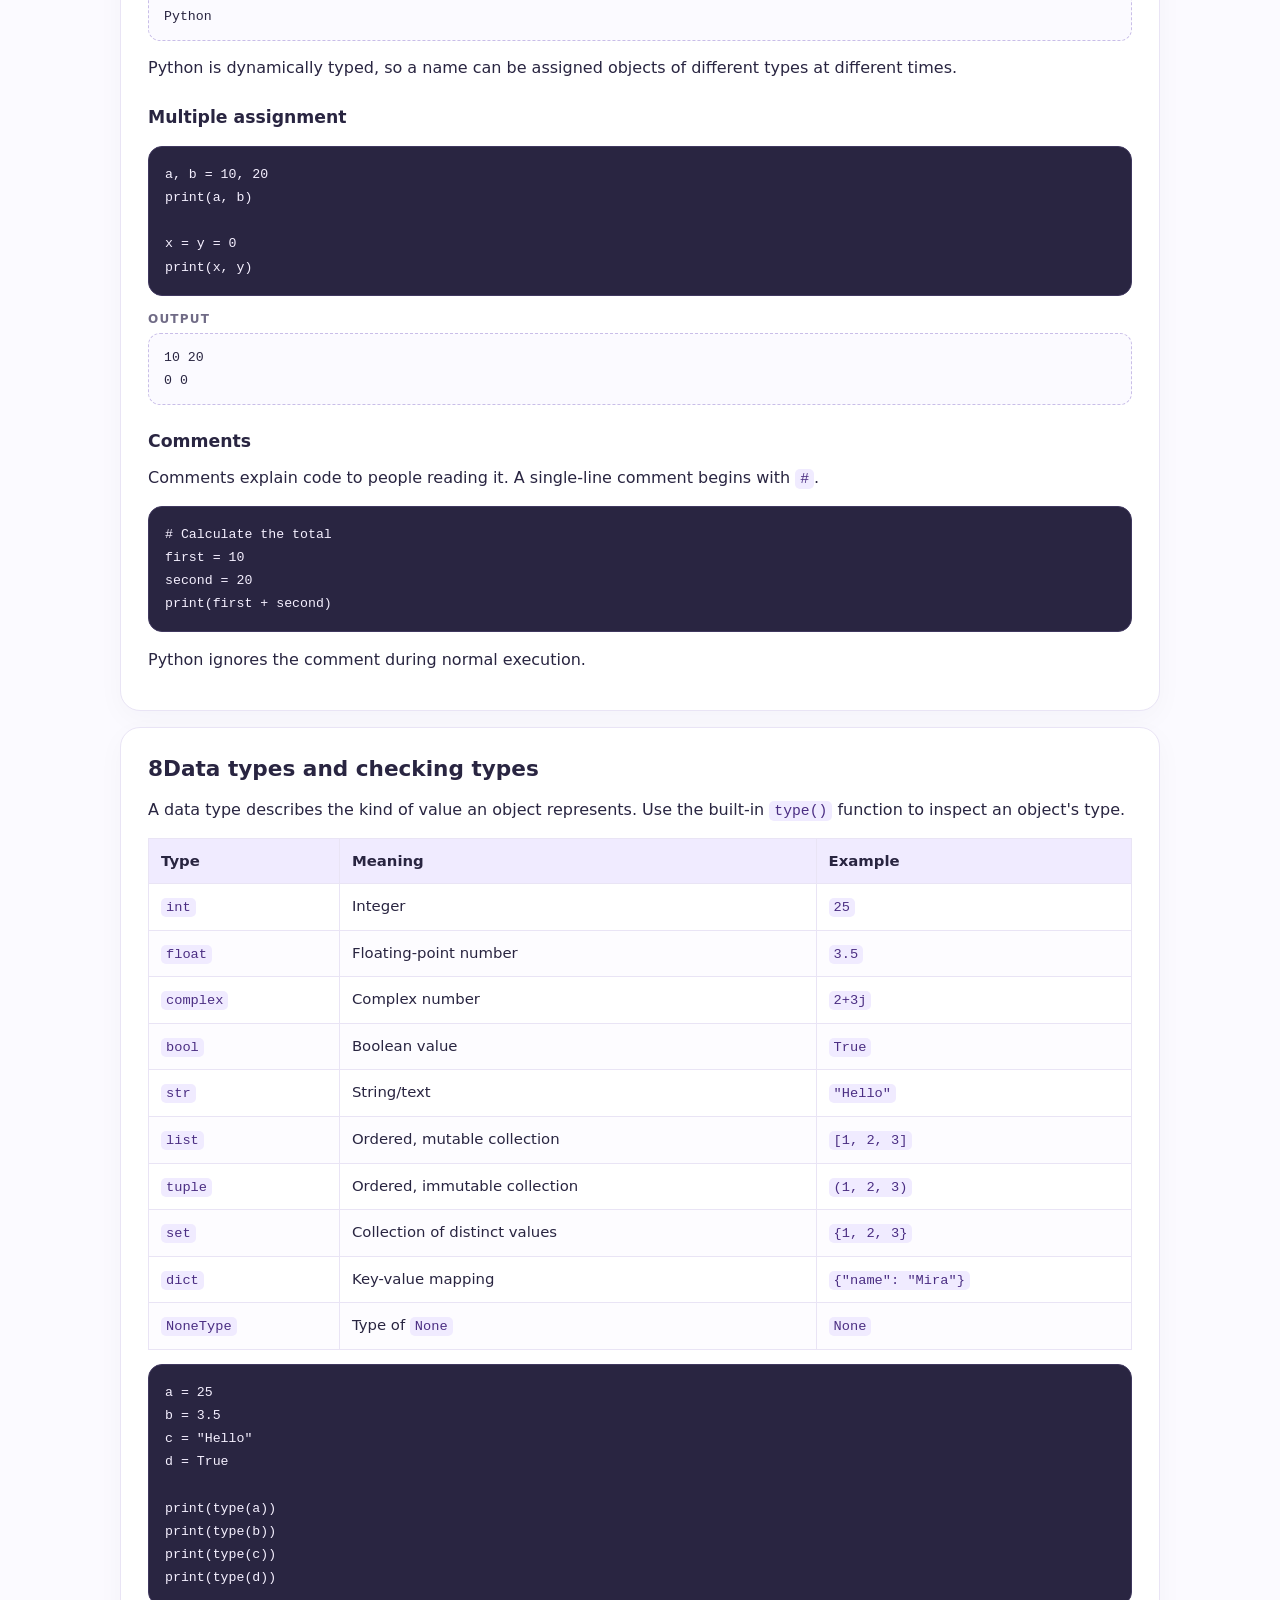
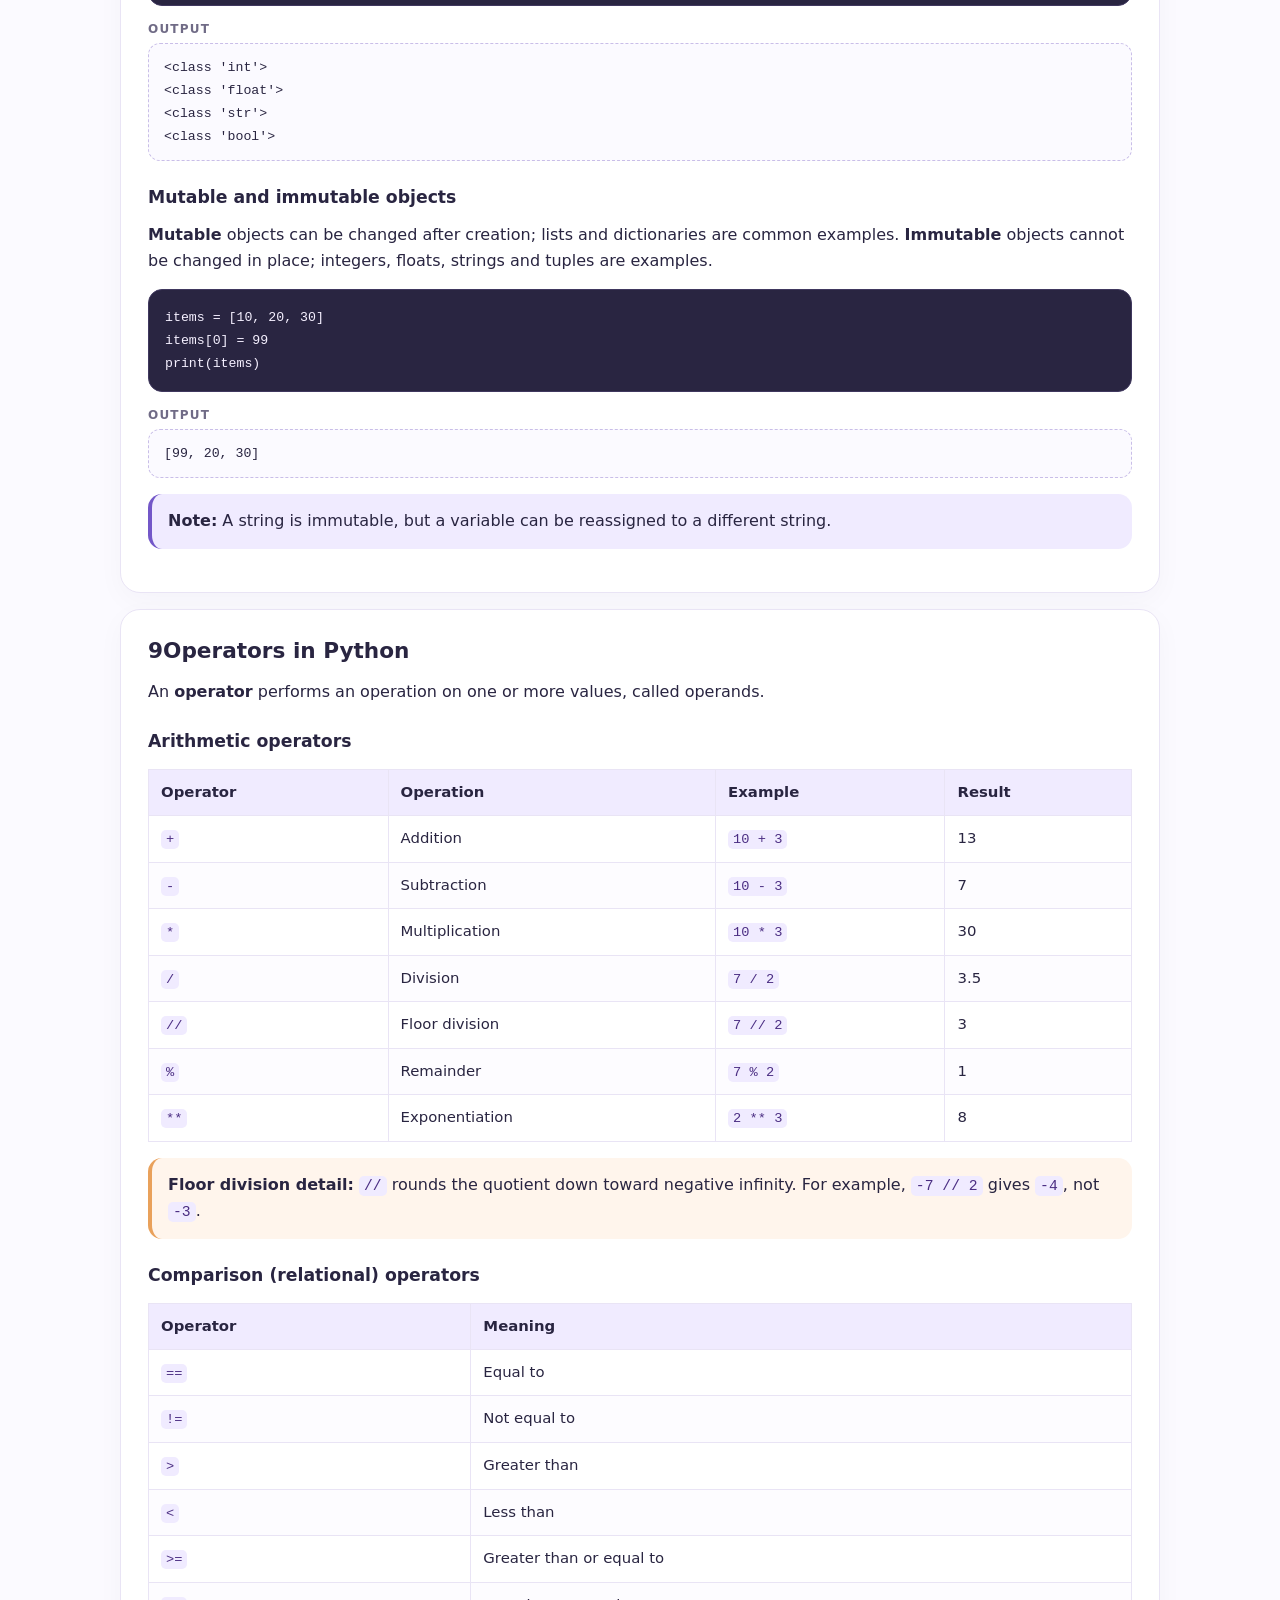
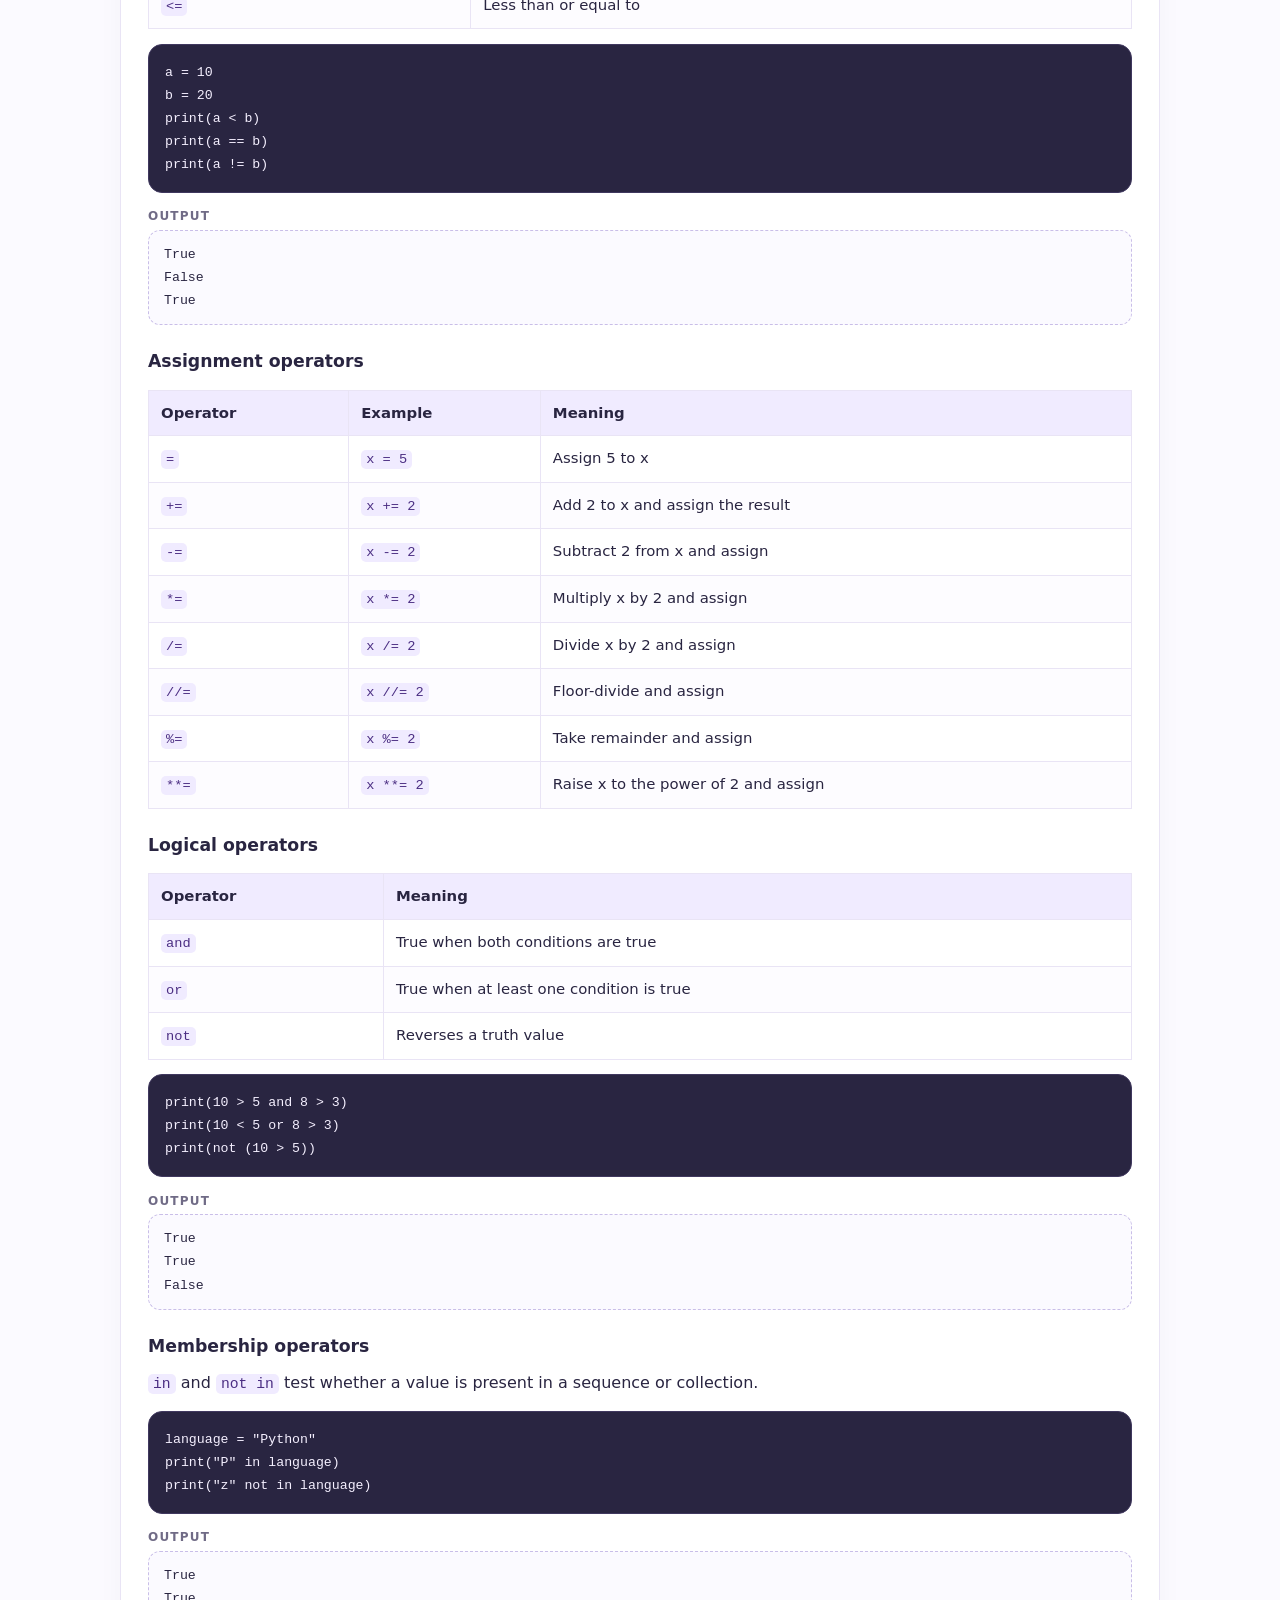
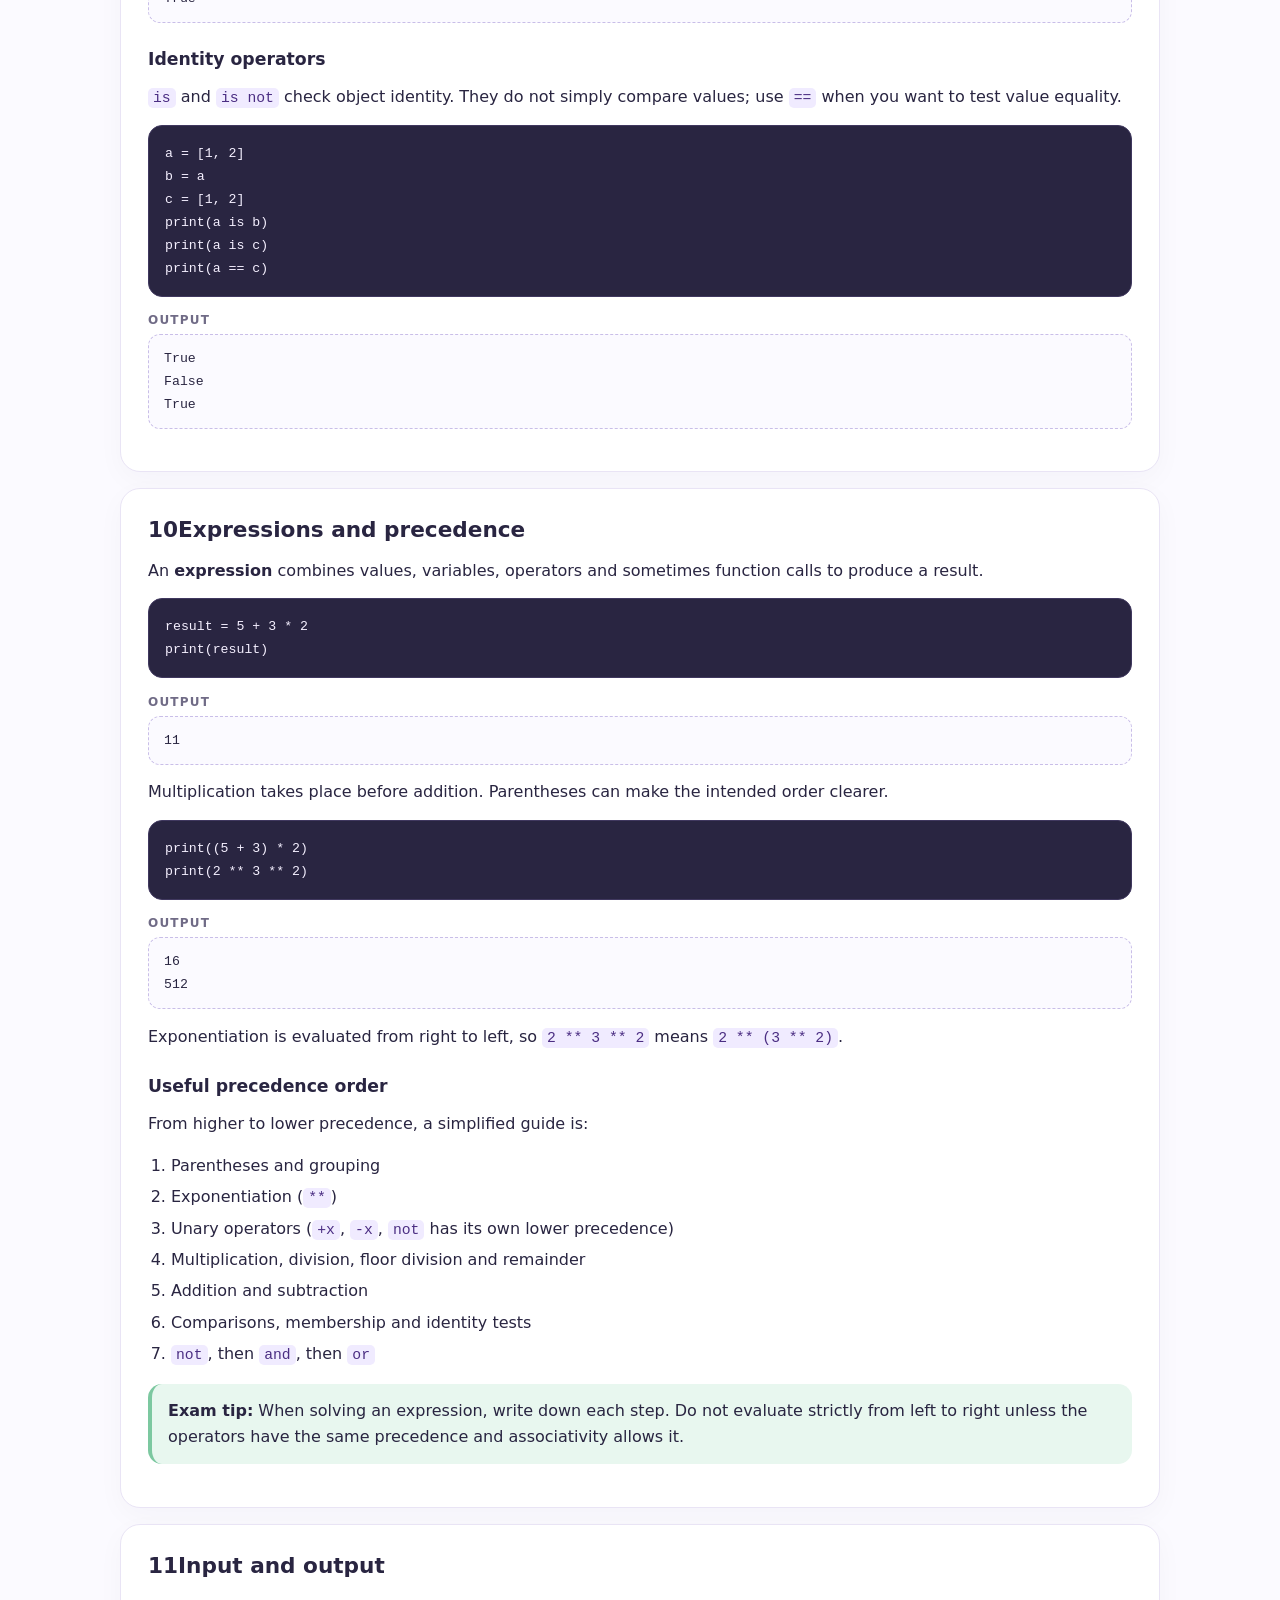
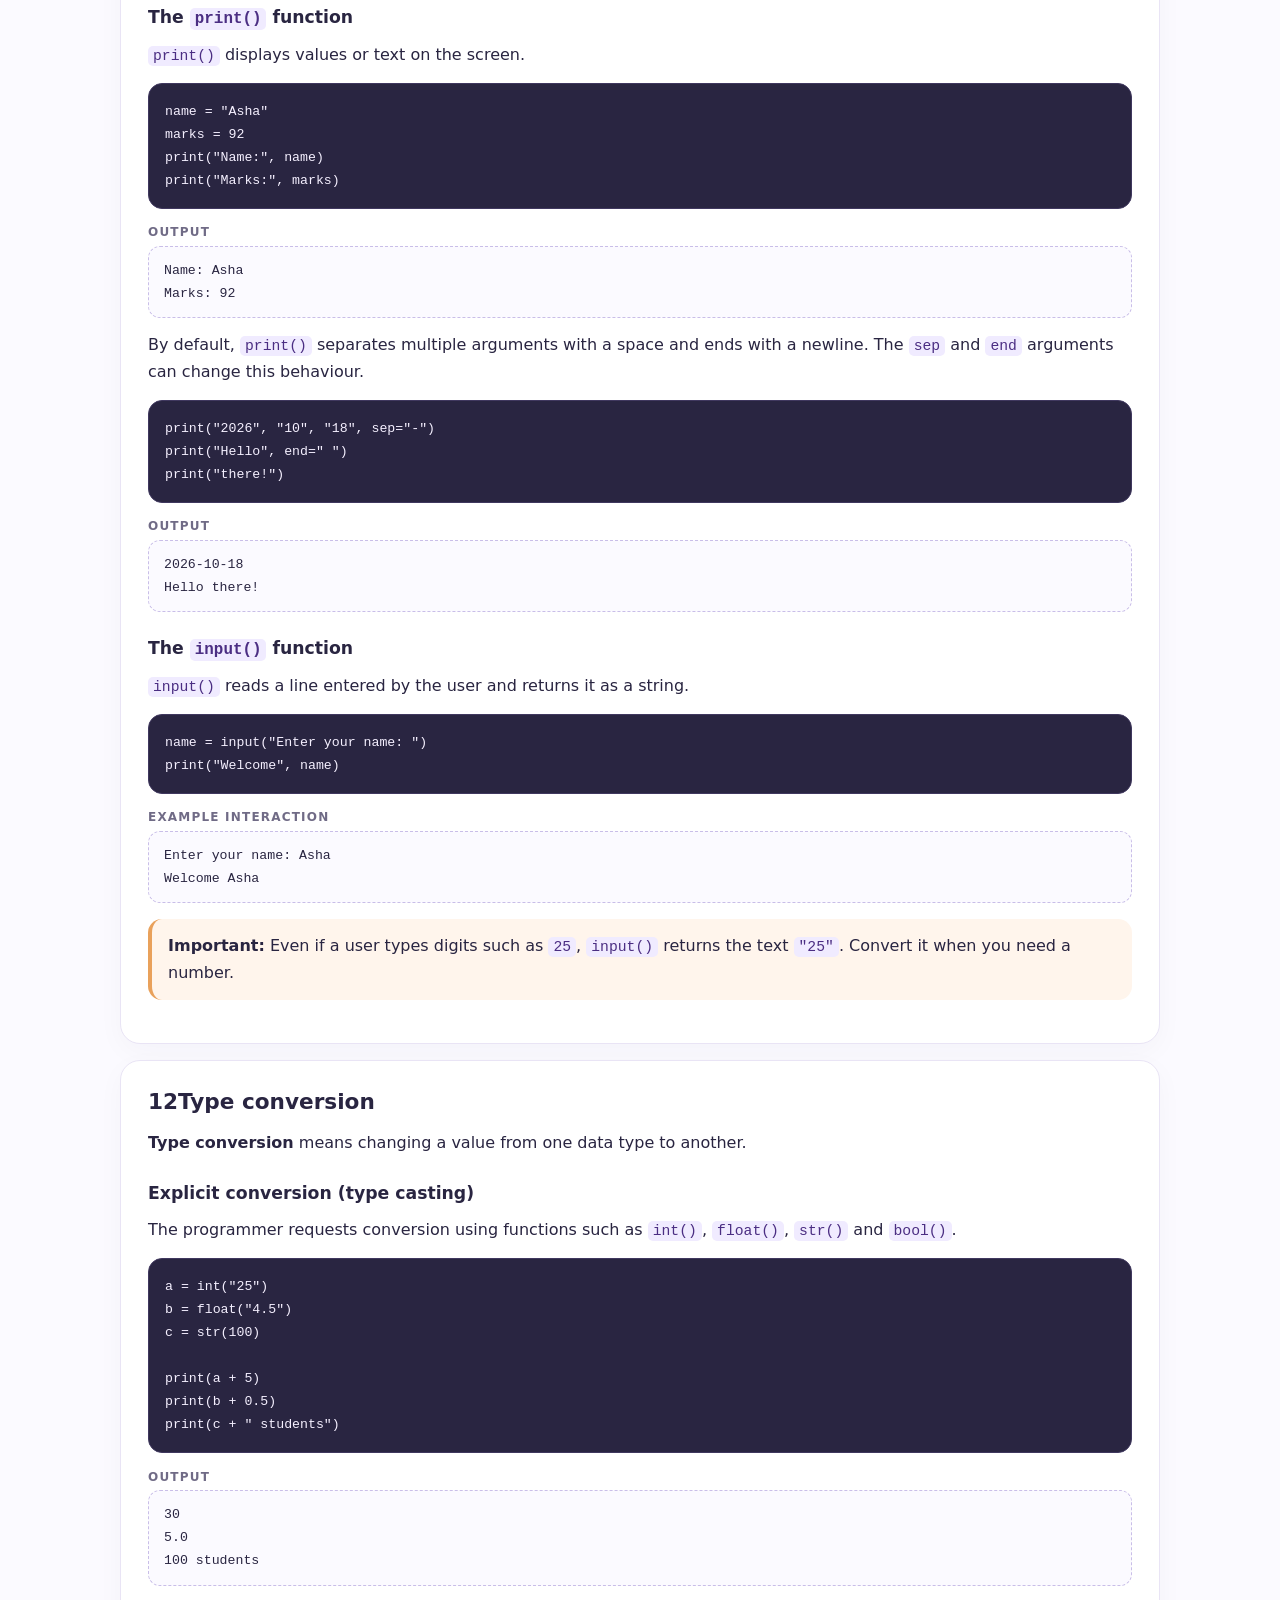
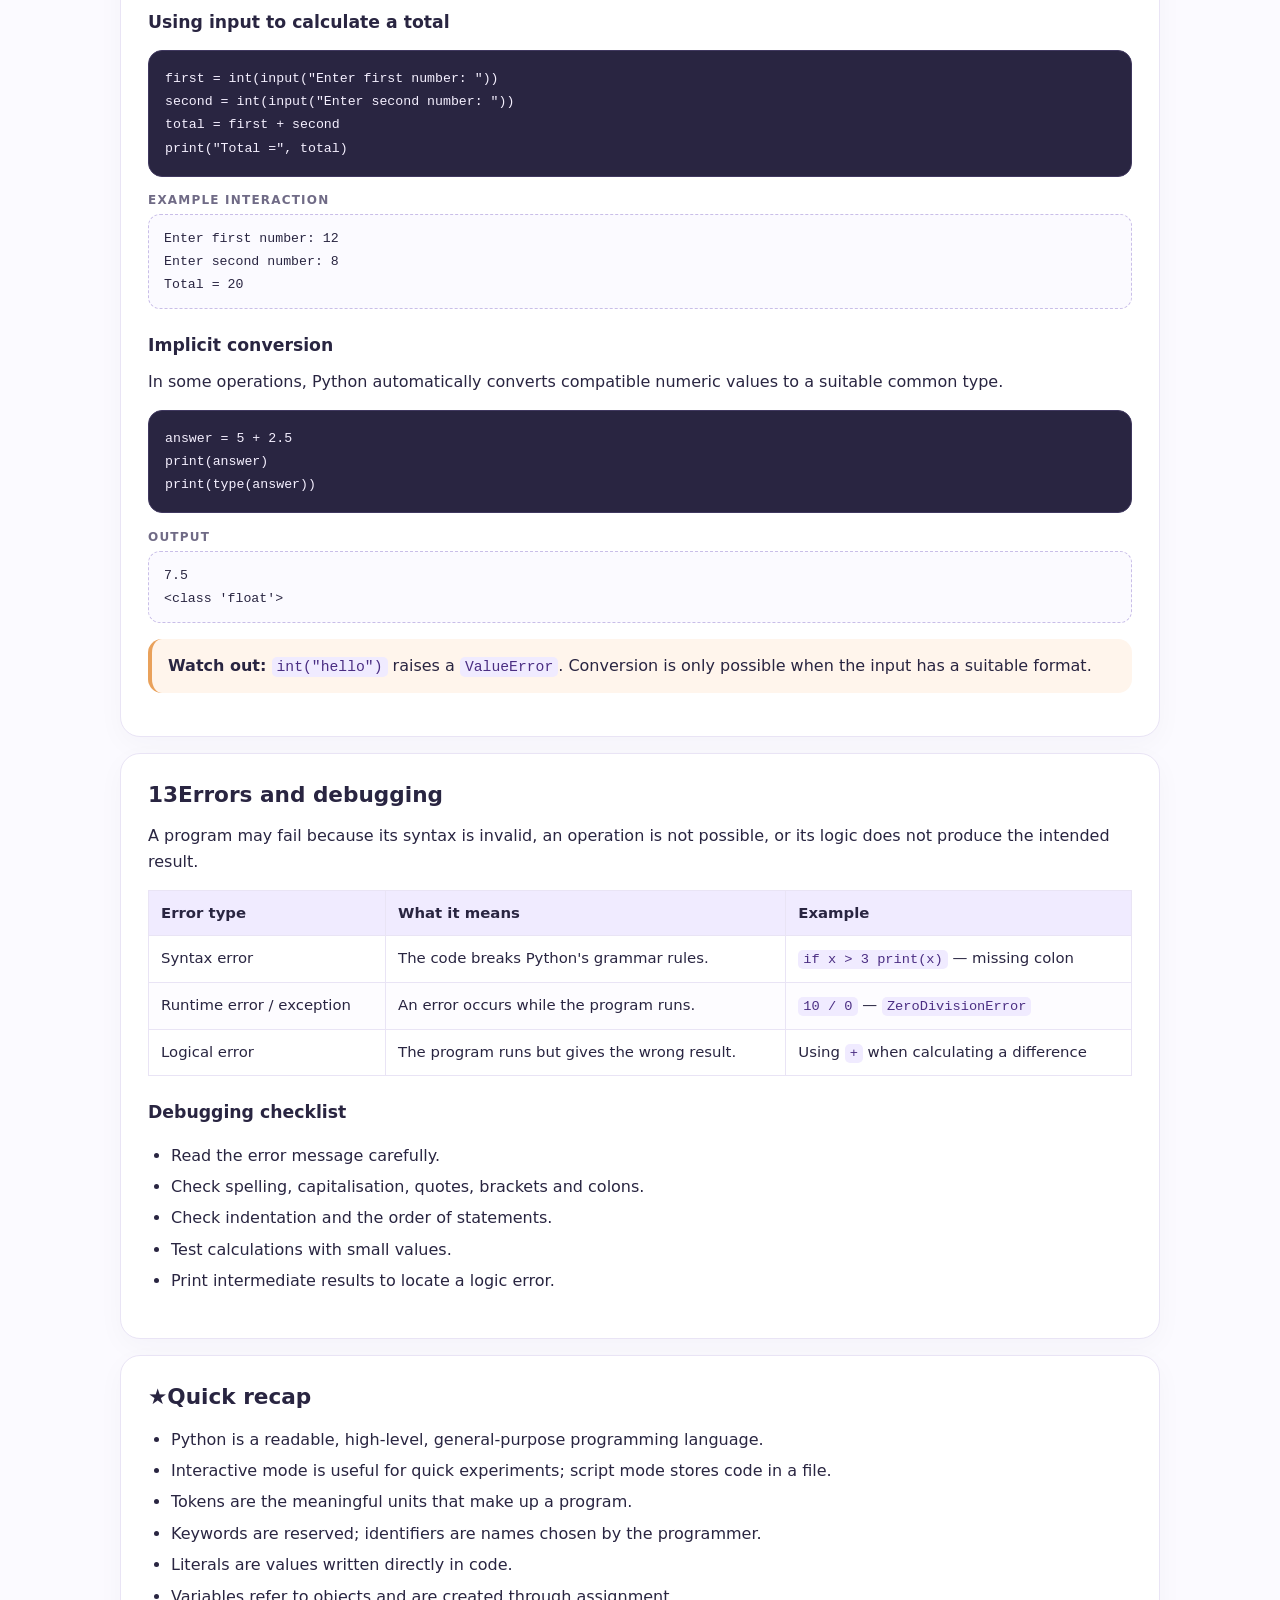
<file: mindspring_class11_ch5_getting_started_python.html>
<!DOCTYPE html>
<html lang="en">
<head>
<meta charset="UTF-8">
<meta name="viewport" content="width=device-width, initial-scale=1">
<meta name="description" content="Class 11 Computer Science notes: Getting Started with Python. MindSpring Learning study chapter.">
<title>Chapter 5 — Getting Started with Python | MindSpring Learning</title>
<style>
:root{--ink:#292541;--muted:#706b86;--purple:#7357c8;--purple-light:#f0ebff;--pink-light:#fff0f5;--paper:#fbfaff;--white:#fff;--line:#e9e4f5;--green:#217a55}
*{box-sizing:border-box}html{scroll-behavior:smooth;scroll-padding-top:22px}
body{margin:0;font-family:system-ui,-apple-system,BlinkMacSystemFont,"Segoe UI",sans-serif;color:var(--ink);background:linear-gradient(180deg,#f5f0ff 0,var(--paper) 280px);line-height:1.65}
a{color:var(--purple);text-decoration:none}a:hover{text-decoration:underline}
.wrap{width:min(100% - 32px,1040px);margin:auto}
header{padding:24px 0 10px}.brand{display:flex;align-items:center;gap:10px;font-family:Georgia,serif;font-style:italic;color:#4B2E83;font-size:1.25rem}
.site-logo{display:block;width:145px;max-width:100%;height:auto}.logo-link{display:inline-block;text-decoration:none}
.hero{padding:34px 0 24px;display:grid;grid-template-columns:1.4fr .8fr;gap:22px;align-items:center}
.eyebrow{color:var(--purple);font-size:.78rem;font-weight:800;letter-spacing:.12em;text-transform:uppercase}
h1{font-size:clamp(2rem,5vw,3.4rem);line-height:1.08;margin:10px 0 14px;letter-spacing:-.04em}
.hero p{color:var(--muted);max-width:560px}.hero-art{background:linear-gradient(135deg,var(--purple-light),var(--pink-light));border:1px solid var(--line);border-radius:28px;padding:25px;min-height:190px;display:flex;flex-direction:column;justify-content:center;gap:12px}
.floating-note{background:white;border:1px solid var(--line);padding:12px 14px;border-radius:15px;box-shadow:0 8px 24px #2925410a}.floating-note:nth-child(2){margin-left:24px}.floating-note:nth-child(3){margin-right:20px}
.section-title{display:flex;justify-content:space-between;align-items:end;gap:12px;margin:22px 0 14px}
h2{font-size:1.35rem;margin:0 0 14px;line-height:1.3}h3{margin:22px 0 8px;font-size:1.08rem}h4{margin:18px 0 7px}
.small,.muted{color:var(--muted);font-size:.9rem}.card{background:var(--white);border:1px solid var(--line);border-radius:20px;padding:clamp(19px,3vw,27px);box-shadow:0 8px 28px #29254108;margin:0 0 16px}
.content{padding-bottom:25px}.grid2{display:grid;grid-template-columns:repeat(2,minmax(0,1fr));gap:12px}
.mini{padding:15px;border:1px solid var(--line);border-radius:15px;background:linear-gradient(135deg,#fff,var(--paper))}.mini h3{margin:0 0 5px}.mini p{margin:5px 0;color:var(--muted);font-size:.92rem}
.pill{display:inline-block;background:var(--purple-light);color:var(--purple);padding:4px 9px;border-radius:999px;font-size:.75rem;font-weight:700;margin-top:12px}
p{margin:10px 0}ul,ol{padding-left:23px}li{margin:5px 0}
.callout{padding:14px 16px;border-radius:14px;background:var(--purple-light);border-left:4px solid var(--purple);margin:16px 0}.callout.tip{background:#e8f7ef;border-left-color:#7cc8a0}.callout.warning{background:#fff5ec;border-left-color:#e9a15b}
table{border-collapse:collapse;width:100%;margin:14px 0;font-size:.93rem;background:white}th,td{border:1px solid var(--line);padding:10px 12px;text-align:left;vertical-align:top}th{background:var(--purple-light);font-weight:750}tr:nth-child(even) td{background:#fdfcff}
code{font-family:ui-monospace,SFMono-Regular,Consolas,"Liberation Mono",monospace;font-size:.92em}:not(pre)>code{background:var(--purple-light);color:#4B2E83;padding:2px 5px;border-radius:5px}
pre{background:#292541;color:#f5f0ff;padding:16px;border-radius:14px;overflow:auto;line-height:1.6;font-size:.9rem;border:1px solid #40385f}pre code{color:inherit}.output{background:#fbfaff;color:#292541;border:1px dashed #c9bee8;padding:12px 15px;border-radius:12px;margin-top:-3px}
.label{font-size:.75rem;text-transform:uppercase;letter-spacing:.1em;font-weight:800;color:var(--muted);margin:12px 0 6px}
details{border:1px solid var(--line);border-radius:13px;padding:12px 15px;margin:10px 0;background:white}summary{font-weight:750;cursor:pointer;color:var(--ink)}
.quiz-question{padding:16px 0;border-bottom:1px solid var(--line)}.quiz-question:last-of-type{border-bottom:0}.quiz-question p{font-weight:750;margin:0 0 8px}.quiz-question label{display:block;margin:6px 0;color:var(--muted);cursor:pointer}.quiz-question input{margin-right:8px;accent-color:var(--purple)}
button{border:0;border-radius:12px;background:var(--purple);color:white;font:inherit;font-weight:750;padding:11px 15px;cursor:pointer}button:hover{filter:brightness(.95)}button:focus-visible{outline:3px solid #c7b8ff;outline-offset:2px}
.result{font-weight:750;margin-left:12px}.toplink{display:inline-block;margin:8px 0 25px}.chapter-btn{display:block;width:100%;border:1px solid var(--line);border-radius:12px;padding:12px;background:white;color:var(--ink);font:inherit;text-align:left}.chapter-btn:hover{border-color:var(--purple);background:var(--purple-light);text-decoration:none}
footer{padding:18px 0 32px;border-top:1px solid var(--line);color:var(--muted);font-size:.84rem}
@media(max-width:700px){.hero{grid-template-columns:1fr;padding-top:24px}.hero-art{min-height:160px}.grid2{grid-template-columns:1fr}.section-title{align-items:start;flex-direction:column}.card{padding:18px}table{font-size:.83rem}th,td{padding:7px}}
@media print{body{background:white}.hero-art,.toplink,button{display:none}.hero{padding:15px 0}.card{box-shadow:none;break-inside:avoid;border:1px solid #ddd}pre{white-space:pre-wrap}}
</style>
</head>
<body id="top">
<header class="wrap">
  <div class="brand">
    <a href="index.html" class="logo-link" aria-label="MindSpring homepage">
      <img src="assests/mindspring-logo-transparent.png" alt="MindSpring logo" class="site-logo">
    </a>
  </div>
  <section class="hero">
    <div>
      <div class="eyebrow">Your calm corner for learning</div>
      <h1>Getting Started<br>with Python.</h1>
      <p>Class 11 Computer Science · Chapter 5 · Clear revision notes, worked examples and a mini quiz to help you learn at your own pace.</p>
      <span class="pill">Class 11 · Python 3</span>
    </div>
    <div class="hero-art" aria-label="Chapter features">
      <div class="floating-note">📚 <strong>Clear notes</strong><br><span class="small">Concepts, definitions and examples.</span></div>
      <div class="floating-note">🧠 <strong>Quick recall</strong><br><span class="small">Key points for revision.</span></div>
      <div class="floating-note">🌱 <strong>Learn at your pace</strong><br><span class="small">Try the quiz when you're ready.</span></div>
    </div>
  </section>
</header>

<main class="wrap">
<section class="card" aria-label="Chapter contents">
  <span class="eyebrow">YOUR LEARNING SPACE</span>
  <h2 style="margin-top:6px">Explore this chapter 💜</h2>
  <p class="small">Choose a topic to jump straight to it.</p>
  <div class="grid2"><a class="chapter-btn" href="#objectives">Learning goals →</a><a class="chapter-btn" href="#intro">Introduction to Python →</a><a class="chapter-btn" href="#modes">Working with Python →</a><a class="chapter-btn" href="#tokens">Tokens →</a><a class="chapter-btn" href="#keywords">Keywords →</a><a class="chapter-btn" href="#identifiers">Identifiers →</a><a class="chapter-btn" href="#literals">Literals →</a><a class="chapter-btn" href="#variables">Variables →</a><a class="chapter-btn" href="#types">Data types →</a><a class="chapter-btn" href="#operators">Operators →</a><a class="chapter-btn" href="#expressions">Expressions →</a><a class="chapter-btn" href="#io">Input and output →</a><a class="chapter-btn" href="#conversion">Type conversion →</a><a class="chapter-btn" href="#errors">Errors and debugging →</a><a class="chapter-btn" href="#summary">Quick recap →</a><a class="chapter-btn" href="#practice">Practice questions →</a><a class="chapter-btn" href="#quiz">Self-check quiz →</a></div></section><div class="content">
<section class="card" id="objectives">
<h2><span class="num">✓</span>Learning goals</h2>
<p>By the end of this chapter, you should be able to:</p>
<ul>
<li>Explain what Python is and identify its main features.</li>
<li>Distinguish between interactive mode and script mode.</li>
<li>Recognise tokens, keywords, identifiers and literals.</li>
<li>Use variables and understand common Python data types.</li>
<li>Apply operators and evaluate expressions.</li>
<li>Read input, display output and convert between data types.</li>
<li>Identify common programming errors and correct simple mistakes.</li>
</ul>
</section>

<section class="card" id="intro">
<h2><span class="num">1</span>Introduction to Python</h2>
<p>A <b>program</b> is a set of instructions written to make a computer perform a task. A <b>programming language</b> provides rules and symbols for writing those instructions.</p>
<p><b>Python</b> is a high-level, general-purpose programming language. Its syntax is designed to be readable, which makes it useful for beginners as well as professional developers.</p>
<h3>Important features of Python</h3>
<div class="grid2">
<div class="mini"><h3>Readable syntax</h3><p>Programs can often be understood without many complicated symbols.</p></div>
<div class="mini"><h3>High-level language</h3><p>It hides many low-level hardware details from the programmer.</p></div>
<div class="mini"><h3>Interpreted execution</h3><p>Python uses an interpreter to run code; implementation details may vary.</p></div>
<div class="mini"><h3>Portable</h3><p>Programs can often be used on different operating systems with little change.</p></div>
<div class="mini"><h3>Free and open-source</h3><p>Python is available under an open-source licence.</p></div>
<div class="mini"><h3>Rich libraries</h3><p>Many built-in modules and external packages extend its capabilities.</p></div>
</div>
<h3>Where is Python used?</h3>
<ul><li>Web and software development</li><li>Data analysis and visualisation</li><li>Artificial intelligence and machine learning</li><li>Automation and scripting</li><li>Scientific and educational applications</li></ul>
<div class="callout tip"><b>Remember:</b> Python is case-sensitive. For example, <code>marks</code>, <code>Marks</code> and <code>MARKS</code> are different names.</div>
</section>

<section class="card" id="modes">
<h2><span class="num">2</span>Working with Python</h2>
<h3>Interactive mode</h3>
<p>In interactive mode, you type a command at the Python prompt and the interpreter responds immediately. The prompt is commonly shown as <code>&gt;&gt;&gt;</code>.</p>
<pre><code>&gt;&gt;&gt; 8 + 4
12
&gt;&gt;&gt; print("Hello, Python!")
Hello, Python!</code></pre>
<p><b>Best for:</b> trying small expressions, checking results and learning syntax.</p>
<h3>Script mode</h3>
<p>In script mode, you write a sequence of statements in a file, usually ending in <code>.py</code>, and run the file.</p>
<pre><code># hello.py
print("Hello, Python!")
print(8 + 4)</code></pre>
<div class="label">Output</div><pre class="output"><code>Hello, Python!
12</code></pre>
<p><b>Best for:</b> writing, saving, editing and running complete programs.</p>
<table><thead><tr><th>Interactive mode</th><th>Script mode</th></tr></thead><tbody>
<tr><td>Commands are entered one at a time.</td><td>Statements are saved in a source file.</td></tr>
<tr><td>Results appear immediately for expressions.</td><td>Results appear when the script is executed.</td></tr>
<tr><td>Useful for quick experiments.</td><td>Useful for longer, reusable programs.</td></tr>
</tbody></table>
</section>

<section class="card" id="tokens">
<h2><span class="num">3</span>Tokens in Python</h2>
<p><b>Tokens</b> are the smallest meaningful units of a program recognised by Python. Common introductory categories include keywords, identifiers, literals and operators; punctuation symbols such as commas and colons also help form statements.</p>
<pre><code>total = price + 5</code></pre>
<p>In this statement, <code>total</code> and <code>price</code> are identifiers, <code>=</code> and <code>+</code> are operators, and <code>5</code> is an integer literal.</p>
<div class="callout"><b>Tip:</b> When asked to identify tokens, break the statement into its meaningful names, values, operators and punctuation.</div>
</section>

<section class="card" id="keywords">
<h2><span class="num">4</span>Keywords</h2>
<p><b>Keywords</b> are reserved words with predefined meanings in Python. They cannot be used as ordinary variable names.</p>
<p>Examples: <code>if</code>, <code>else</code>, <code>elif</code>, <code>for</code>, <code>while</code>, <code>break</code>, <code>continue</code>, <code>def</code>, <code>return</code>, <code>class</code>, <code>import</code>, <code>in</code>, <code>is</code>, <code>and</code>, <code>or</code>, <code>not</code>, <code>pass</code>, <code>True</code>, <code>False</code> and <code>None</code>.</p>
<pre><code>if age >= 18:
    print("Adult")</code></pre>
<p>Here, <code>if</code> is a keyword. The colon introduces the indented block that belongs to the condition.</p>
<div class="callout warning"><b>Common mistake:</b> <code>if</code> is a keyword, but <code>If</code> is not the same keyword because Python is case-sensitive.</div>
</section>

<section class="card" id="identifiers">
<h2><span class="num">5</span>Identifiers and naming rules</h2>
<p>An <b>identifier</b> is a name given to a program element, such as a variable, function or class.</p>
<h3>Rules for identifiers</h3>
<ol>
<li>Use letters, digits and underscores.</li>
<li>The first character cannot be a digit.</li>
<li>Spaces are not allowed.</li>
<li>A Python keyword cannot be used as an identifier.</li>
<li>Identifiers are case-sensitive.</li>
<li>Characters such as <code>@</code>, <code>#</code> and <code>%</code> are not allowed in ordinary identifiers.</li>
</ol>
<table><thead><tr><th>Valid</th><th>Invalid</th><th>Reason</th></tr></thead><tbody>
<tr><td><code>student</code></td><td><code>2student</code></td><td>Cannot start with a digit</td></tr>
<tr><td><code>student_name</code></td><td><code>student name</code></td><td>Spaces are not allowed</td></tr>
<tr><td><code>marks1</code></td><td><code>class</code></td><td><code>class</code> is a keyword</td></tr>
<tr><td><code>_total</code></td><td><code>total@</code></td><td><code>@</code> is not permitted here</td></tr>
<tr><td><code>StudentName</code></td><td><code>my-name</code></td><td>Hyphen is an operator, not part of a name</td></tr>
</tbody></table>
<div class="callout tip"><b>Good practice:</b> Use meaningful names such as <code>total_marks</code> instead of unclear names such as <code>tm</code>, unless a short name is appropriate.</div>
</section>

<section class="card" id="literals">
<h2><span class="num">6</span>Literals</h2>
<p>A <b>literal</b> is a value written directly in the source code.</p>
<table><thead><tr><th>Literal category</th><th>Examples</th><th>Notes</th></tr></thead><tbody>
<tr><td>Integer</td><td><code>10</code>, <code>-7</code>, <code>0</code></td><td>Whole-number values</td></tr>
<tr><td>Floating-point</td><td><code>3.14</code>, <code>-0.5</code></td><td>Numbers with a fractional part or exponent notation</td></tr>
<tr><td>Complex</td><td><code>2+3j</code></td><td><code>j</code> represents the imaginary part</td></tr>
<tr><td>String</td><td><code>'hello'</code>, <code>"Python"</code></td><td>Text enclosed in quotes</td></tr>
<tr><td>Boolean</td><td><code>True</code>, <code>False</code></td><td>Truth values; capitalisation matters</td></tr>
<tr><td>Special value</td><td><code>None</code></td><td>Represents the absence of a value</td></tr>
</tbody></table>
<pre><code>count = 12
price = 45.50
message = "Welcome"
is_ready = True
result = None</code></pre>
</section>

<section class="card" id="variables">
<h2><span class="num">7</span>Variables and assignment</h2>
<p>A <b>variable</b> is a name that refers to an object or value. In Python, a variable name is created when it is assigned a value.</p>
<pre><code>age = 16
student_name = "Mira"
height = 1.62</code></pre>
<p>The symbol <code>=</code> is the assignment operator. It assigns the object on the right to the name on the left; it does not mean “is equal to” as in mathematics.</p>
<h3>Reassigning a variable</h3>
<pre><code>value = 10
print(value)
value = "Python"
print(value)</code></pre>
<div class="label">Output</div><pre class="output"><code>10
Python</code></pre>
<p>Python is dynamically typed, so a name can be assigned objects of different types at different times.</p>
<h3>Multiple assignment</h3>
<pre><code>a, b = 10, 20
print(a, b)

x = y = 0
print(x, y)</code></pre>
<div class="label">Output</div><pre class="output"><code>10 20
0 0</code></pre>
<h3>Comments</h3>
<p>Comments explain code to people reading it. A single-line comment begins with <code>#</code>.</p>
<pre><code># Calculate the total
first = 10
second = 20
print(first + second)</code></pre>
<p>Python ignores the comment during normal execution.</p>
</section>

<section class="card" id="types">
<h2><span class="num">8</span>Data types and checking types</h2>
<p>A data type describes the kind of value an object represents. Use the built-in <code>type()</code> function to inspect an object's type.</p>
<table><thead><tr><th>Type</th><th>Meaning</th><th>Example</th></tr></thead><tbody>
<tr><td><code>int</code></td><td>Integer</td><td><code>25</code></td></tr>
<tr><td><code>float</code></td><td>Floating-point number</td><td><code>3.5</code></td></tr>
<tr><td><code>complex</code></td><td>Complex number</td><td><code>2+3j</code></td></tr>
<tr><td><code>bool</code></td><td>Boolean value</td><td><code>True</code></td></tr>
<tr><td><code>str</code></td><td>String/text</td><td><code>"Hello"</code></td></tr>
<tr><td><code>list</code></td><td>Ordered, mutable collection</td><td><code>[1, 2, 3]</code></td></tr>
<tr><td><code>tuple</code></td><td>Ordered, immutable collection</td><td><code>(1, 2, 3)</code></td></tr>
<tr><td><code>set</code></td><td>Collection of distinct values</td><td><code>{1, 2, 3}</code></td></tr>
<tr><td><code>dict</code></td><td>Key-value mapping</td><td><code>{"name": "Mira"}</code></td></tr>
<tr><td><code>NoneType</code></td><td>Type of <code>None</code></td><td><code>None</code></td></tr>
</tbody></table>
<pre><code>a = 25
b = 3.5
c = "Hello"
d = True

print(type(a))
print(type(b))
print(type(c))
print(type(d))</code></pre>
<div class="label">Output</div><pre class="output"><code>&lt;class 'int'&gt;
&lt;class 'float'&gt;
&lt;class 'str'&gt;
&lt;class 'bool'&gt;</code></pre>
<h3>Mutable and immutable objects</h3>
<p><b>Mutable</b> objects can be changed after creation; lists and dictionaries are common examples. <b>Immutable</b> objects cannot be changed in place; integers, floats, strings and tuples are examples.</p>
<pre><code>items = [10, 20, 30]
items[0] = 99
print(items)</code></pre>
<div class="label">Output</div><pre class="output"><code>[99, 20, 30]</code></pre>
<div class="callout"><b>Note:</b> A string is immutable, but a variable can be reassigned to a different string.</div>
</section>

<section class="card" id="operators">
<h2><span class="num">9</span>Operators in Python</h2>
<p>An <b>operator</b> performs an operation on one or more values, called operands.</p>
<h3>Arithmetic operators</h3>
<table><thead><tr><th>Operator</th><th>Operation</th><th>Example</th><th>Result</th></tr></thead><tbody>
<tr><td><code>+</code></td><td>Addition</td><td><code>10 + 3</code></td><td>13</td></tr>
<tr><td><code>-</code></td><td>Subtraction</td><td><code>10 - 3</code></td><td>7</td></tr>
<tr><td><code>*</code></td><td>Multiplication</td><td><code>10 * 3</code></td><td>30</td></tr>
<tr><td><code>/</code></td><td>Division</td><td><code>7 / 2</code></td><td>3.5</td></tr>
<tr><td><code>//</code></td><td>Floor division</td><td><code>7 // 2</code></td><td>3</td></tr>
<tr><td><code>%</code></td><td>Remainder</td><td><code>7 % 2</code></td><td>1</td></tr>
<tr><td><code>**</code></td><td>Exponentiation</td><td><code>2 ** 3</code></td><td>8</td></tr>
</tbody></table>
<div class="callout warning"><b>Floor division detail:</b> <code>//</code> rounds the quotient down toward negative infinity. For example, <code>-7 // 2</code> gives <code>-4</code>, not <code>-3</code>.</div>
<h3>Comparison (relational) operators</h3>
<table><thead><tr><th>Operator</th><th>Meaning</th></tr></thead><tbody>
<tr><td><code>==</code></td><td>Equal to</td></tr><tr><td><code>!=</code></td><td>Not equal to</td></tr><tr><td><code>&gt;</code></td><td>Greater than</td></tr><tr><td><code>&lt;</code></td><td>Less than</td></tr><tr><td><code>&gt;=</code></td><td>Greater than or equal to</td></tr><tr><td><code>&lt;=</code></td><td>Less than or equal to</td></tr>
</tbody></table>
<pre><code>a = 10
b = 20
print(a < b)
print(a == b)
print(a != b)</code></pre>
<div class="label">Output</div><pre class="output"><code>True
False
True</code></pre>
<h3>Assignment operators</h3>
<table><thead><tr><th>Operator</th><th>Example</th><th>Meaning</th></tr></thead><tbody>
<tr><td><code>=</code></td><td><code>x = 5</code></td><td>Assign 5 to x</td></tr>
<tr><td><code>+=</code></td><td><code>x += 2</code></td><td>Add 2 to x and assign the result</td></tr>
<tr><td><code>-=</code></td><td><code>x -= 2</code></td><td>Subtract 2 from x and assign</td></tr>
<tr><td><code>*=</code></td><td><code>x *= 2</code></td><td>Multiply x by 2 and assign</td></tr>
<tr><td><code>/=</code></td><td><code>x /= 2</code></td><td>Divide x by 2 and assign</td></tr>
<tr><td><code>//=</code></td><td><code>x //= 2</code></td><td>Floor-divide and assign</td></tr>
<tr><td><code>%=</code></td><td><code>x %= 2</code></td><td>Take remainder and assign</td></tr>
<tr><td><code>**=</code></td><td><code>x **= 2</code></td><td>Raise x to the power of 2 and assign</td></tr>
</tbody></table>
<h3>Logical operators</h3>
<table><thead><tr><th>Operator</th><th>Meaning</th></tr></thead><tbody><tr><td><code>and</code></td><td>True when both conditions are true</td></tr><tr><td><code>or</code></td><td>True when at least one condition is true</td></tr><tr><td><code>not</code></td><td>Reverses a truth value</td></tr></tbody></table>
<pre><code>print(10 > 5 and 8 > 3)
print(10 < 5 or 8 > 3)
print(not (10 > 5))</code></pre>
<div class="label">Output</div><pre class="output"><code>True
True
False</code></pre>
<h3>Membership operators</h3>
<p><code>in</code> and <code>not in</code> test whether a value is present in a sequence or collection.</p>
<pre><code>language = "Python"
print("P" in language)
print("z" not in language)</code></pre>
<div class="label">Output</div><pre class="output"><code>True
True</code></pre>
<h3>Identity operators</h3>
<p><code>is</code> and <code>is not</code> check object identity. They do not simply compare values; use <code>==</code> when you want to test value equality.</p>
<pre><code>a = [1, 2]
b = a
c = [1, 2]
print(a is b)
print(a is c)
print(a == c)</code></pre>
<div class="label">Output</div><pre class="output"><code>True
False
True</code></pre>
</section>

<section class="card" id="expressions">
<h2><span class="num">10</span>Expressions and precedence</h2>
<p>An <b>expression</b> combines values, variables, operators and sometimes function calls to produce a result.</p>
<pre><code>result = 5 + 3 * 2
print(result)</code></pre>
<div class="label">Output</div><pre class="output"><code>11</code></pre>
<p>Multiplication takes place before addition. Parentheses can make the intended order clearer.</p>
<pre><code>print((5 + 3) * 2)
print(2 ** 3 ** 2)</code></pre>
<div class="label">Output</div><pre class="output"><code>16
512</code></pre>
<p>Exponentiation is evaluated from right to left, so <code>2 ** 3 ** 2</code> means <code>2 ** (3 ** 2)</code>.</p>
<h3>Useful precedence order</h3>
<p>From higher to lower precedence, a simplified guide is:</p>
<ol>
<li>Parentheses and grouping</li>
<li>Exponentiation (<code>**</code>)</li>
<li>Unary operators (<code>+x</code>, <code>-x</code>, <code>not</code> has its own lower precedence)</li>
<li>Multiplication, division, floor division and remainder</li>
<li>Addition and subtraction</li>
<li>Comparisons, membership and identity tests</li>
<li><code>not</code>, then <code>and</code>, then <code>or</code></li>
</ol>
<div class="callout tip"><b>Exam tip:</b> When solving an expression, write down each step. Do not evaluate strictly from left to right unless the operators have the same precedence and associativity allows it.</div>
</section>

<section class="card" id="io">
<h2><span class="num">11</span>Input and output</h2>
<h3>The <code>print()</code> function</h3>
<p><code>print()</code> displays values or text on the screen.</p>
<pre><code>name = "Asha"
marks = 92
print("Name:", name)
print("Marks:", marks)</code></pre>
<div class="label">Output</div><pre class="output"><code>Name: Asha
Marks: 92</code></pre>
<p>By default, <code>print()</code> separates multiple arguments with a space and ends with a newline. The <code>sep</code> and <code>end</code> arguments can change this behaviour.</p>
<pre><code>print("2026", "10", "18", sep="-")
print("Hello", end=" ")
print("there!")</code></pre>
<div class="label">Output</div><pre class="output"><code>2026-10-18
Hello there!</code></pre>
<h3>The <code>input()</code> function</h3>
<p><code>input()</code> reads a line entered by the user and returns it as a string.</p>
<pre><code>name = input("Enter your name: ")
print("Welcome", name)</code></pre>
<div class="label">Example interaction</div><pre class="output"><code>Enter your name: Asha
Welcome Asha</code></pre>
<div class="callout warning"><b>Important:</b> Even if a user types digits such as <code>25</code>, <code>input()</code> returns the text <code>"25"</code>. Convert it when you need a number.</div>
</section>

<section class="card" id="conversion">
<h2><span class="num">12</span>Type conversion</h2>
<p><b>Type conversion</b> means changing a value from one data type to another.</p>
<h3>Explicit conversion (type casting)</h3>
<p>The programmer requests conversion using functions such as <code>int()</code>, <code>float()</code>, <code>str()</code> and <code>bool()</code>.</p>
<pre><code>a = int("25")
b = float("4.5")
c = str(100)

print(a + 5)
print(b + 0.5)
print(c + " students")</code></pre>
<div class="label">Output</div><pre class="output"><code>30
5.0
100 students</code></pre>
<h3>Using input to calculate a total</h3>
<pre><code>first = int(input("Enter first number: "))
second = int(input("Enter second number: "))
total = first + second
print("Total =", total)</code></pre>
<div class="label">Example interaction</div><pre class="output"><code>Enter first number: 12
Enter second number: 8
Total = 20</code></pre>
<h3>Implicit conversion</h3>
<p>In some operations, Python automatically converts compatible numeric values to a suitable common type.</p>
<pre><code>answer = 5 + 2.5
print(answer)
print(type(answer))</code></pre>
<div class="label">Output</div><pre class="output"><code>7.5
&lt;class 'float'&gt;</code></pre>
<div class="callout warning"><b>Watch out:</b> <code>int("hello")</code> raises a <code>ValueError</code>. Conversion is only possible when the input has a suitable format.</div>
</section>

<section class="card" id="errors">
<h2><span class="num">13</span>Errors and debugging</h2>
<p>A program may fail because its syntax is invalid, an operation is not possible, or its logic does not produce the intended result.</p>
<table><thead><tr><th>Error type</th><th>What it means</th><th>Example</th></tr></thead><tbody>
<tr><td>Syntax error</td><td>The code breaks Python's grammar rules.</td><td><code>if x &gt; 3 print(x)</code> — missing colon</td></tr>
<tr><td>Runtime error / exception</td><td>An error occurs while the program runs.</td><td><code>10 / 0</code> — <code>ZeroDivisionError</code></td></tr>
<tr><td>Logical error</td><td>The program runs but gives the wrong result.</td><td>Using <code>+</code> when calculating a difference</td></tr>
</tbody></table>
<h3>Debugging checklist</h3>
<ul><li>Read the error message carefully.</li><li>Check spelling, capitalisation, quotes, brackets and colons.</li><li>Check indentation and the order of statements.</li><li>Test calculations with small values.</li><li>Print intermediate results to locate a logic error.</li></ul>
</section>

<section class="card" id="summary">
<h2><span class="num">★</span>Quick recap</h2>
<ul>
<li>Python is a readable, high-level, general-purpose programming language.</li>
<li>Interactive mode is useful for quick experiments; script mode stores code in a file.</li>
<li>Tokens are the meaningful units that make up a program.</li>
<li>Keywords are reserved; identifiers are names chosen by the programmer.</li>
<li>Literals are values written directly in code.</li>
<li>Variables refer to objects and are created through assignment.</li>
<li><code>type()</code> reports an object's type.</li>
<li><code>=</code> assigns; <code>==</code> compares values.</li>
<li><code>/</code> performs division, <code>//</code> floor division, and <code>%</code> gives the remainder.</li>
<li><code>input()</code> returns a string; convert it for numeric calculations.</li>
<li>Syntax errors, runtime exceptions and logical errors are different kinds of problems.</li>
</ul>
</section>

<section class="card" id="practice">
<h2><span class="num">✎</span>Practice questions</h2>
<h3>A. Very short answer questions</h3>
<ol>
<li>What is Python?</li>
<li>What is the difference between interactive mode and script mode?</li>
<li>Define a keyword and an identifier.</li>
<li>What is a literal? Give two examples.</li>
<li>What is the purpose of the <code>type()</code> function?</li>
<li>What is the difference between <code>=</code> and <code>==</code>?</li>
<li>What data type does <code>input()</code> return?</li>
<li>What is a syntax error?</li>
</ol>
<h3>B. Predict the output</h3>
<details><summary>Question 1: What is printed?</summary><pre><code>x = 7
y = 2
print(x // y)
print(x % y)</code></pre><p><b>Answer</b></p><pre class="output"><code>3
1</code></pre></details>
<details><summary>Question 2: What is printed?</summary><pre><code>print(4 + 3 * 2)
print((4 + 3) * 2)</code></pre><p><b>Answer</b></p><pre class="output"><code>10
14</code></pre></details>
<details><summary>Question 3: What is printed?</summary><pre><code>value = "11"
print(value + "2")
print(int(value) + 2)</code></pre><p><b>Answer</b></p><pre class="output"><code>112
13</code></pre></details>
<h3>C. Write programs</h3>
<ol>
<li>Write a program that displays your name, class and school on separate lines.</li>
<li>Input two integers and display their sum, difference and product.</li>
<li>Input the length and breadth of a rectangle and calculate its area.</li>
<li>Input a number and display its quotient and remainder when divided by 2.</li>
<li>Input a temperature in Celsius and convert it to Fahrenheit using <code>F = (C * 9/5) + 32</code>.</li>
</ol>
<details><summary>Sample solution: area of a rectangle</summary><pre><code>length = float(input("Enter length: "))
breadth = float(input("Enter breadth: "))
area = length * breadth
print("Area =", area)</code></pre></details>
</section>

<section class="card" id="quiz">
<h2><span class="num">?</span>Self-check quiz</h2>
<p class="lead">Choose one answer for each question, then select <b>Check answers</b>.</p>
<form id="quizForm">
<div class="quiz-question"><p>1. Which symbol begins a single-line comment in Python?</p>
<label><input type="radio" name="q1" value="a"> //</label><label><input type="radio" name="q1" value="b"> #</label><label><input type="radio" name="q1" value="c"> &lt;!--</label></div>
<div class="quiz-question"><p>2. Which is a valid identifier?</p>
<label><input type="radio" name="q2" value="a"> 2marks</label><label><input type="radio" name="q2" value="b"> student name</label><label><input type="radio" name="q2" value="c"> student_name</label></div>
<div class="quiz-question"><p>3. What is the result of <code>17 % 5</code>?</p>
<label><input type="radio" name="q3" value="a"> 3</label><label><input type="radio" name="q3" value="b"> 2</label><label><input type="radio" name="q3" value="c"> 3.4</label></div>
<div class="quiz-question"><p>4. What type of value does <code>input()</code> return by default?</p>
<label><input type="radio" name="q4" value="a"> String</label><label><input type="radio" name="q4" value="b"> Integer</label><label><input type="radio" name="q4" value="c"> Boolean</label></div>
<div class="quiz-question"><p>5. Which operator checks value equality?</p>
<label><input type="radio" name="q5" value="a"> =</label><label><input type="radio" name="q5" value="b"> is</label><label><input type="radio" name="q5" value="c"> ==</label></div>
<div class="quiz-question"><p>6. What is the output of <code>2 + 3 * 4</code>?</p>
<label><input type="radio" name="q6" value="a"> 20</label><label><input type="radio" name="q6" value="b"> 14</label><label><input type="radio" name="q6" value="c"> 24</label></div>
<div class="quiz-question"><p>7. Which function converts a suitable numeric string to an integer?</p>
<label><input type="radio" name="q7" value="a"> int()</label><label><input type="radio" name="q7" value="b"> type()</label><label><input type="radio" name="q7" value="c"> print()</label></div>
<div class="quiz-question"><p>8. Which one is a Boolean literal?</p>
<label><input type="radio" name="q8" value="a"> "True"</label><label><input type="radio" name="q8" value="b"> True</label><label><input type="radio" name="q8" value="c"> true</label></div>
<button type="button" id="checkQuiz">Check answers</button><span class="result" id="quizResult" aria-live="polite"></span>
</form>
</section>
<a class="toplink" href="#top">↑ Back to top</a>
</div></main>
</div>
<footer><div class="wrap">MindSpring is a personal learning project. Use these revision notes alongside your prescribed textbook and teacher’s guidance. 💜</div></footer>
<script>
(function(){
 const answers={q1:"b",q2:"c",q3:"b",q4:"a",q5:"c",q6:"b",q7:"a",q8:"b"};
 document.getElementById("checkQuiz").addEventListener("click",function(){
   let score=0,answered=0;
   Object.keys(answers).forEach(function(key){
     const selected=document.querySelector('input[name="'+key+'"]:checked');
     if(selected){answered++;if(selected.value===answers[key])score++;}
   });
   const result=document.getElementById("quizResult");
   if(answered<Object.keys(answers).length){
     result.textContent="Answer all 8 questions first ("+answered+"/8 answered).";
   }else{
     result.textContent="Score: "+score+"/8 — "+(score===8?"Excellent work!":score>=6?"Good job. Review any missed concepts.":"Revise the notes and try again.");
   }
 });
})();
</script>
</body>
</html>
</file>
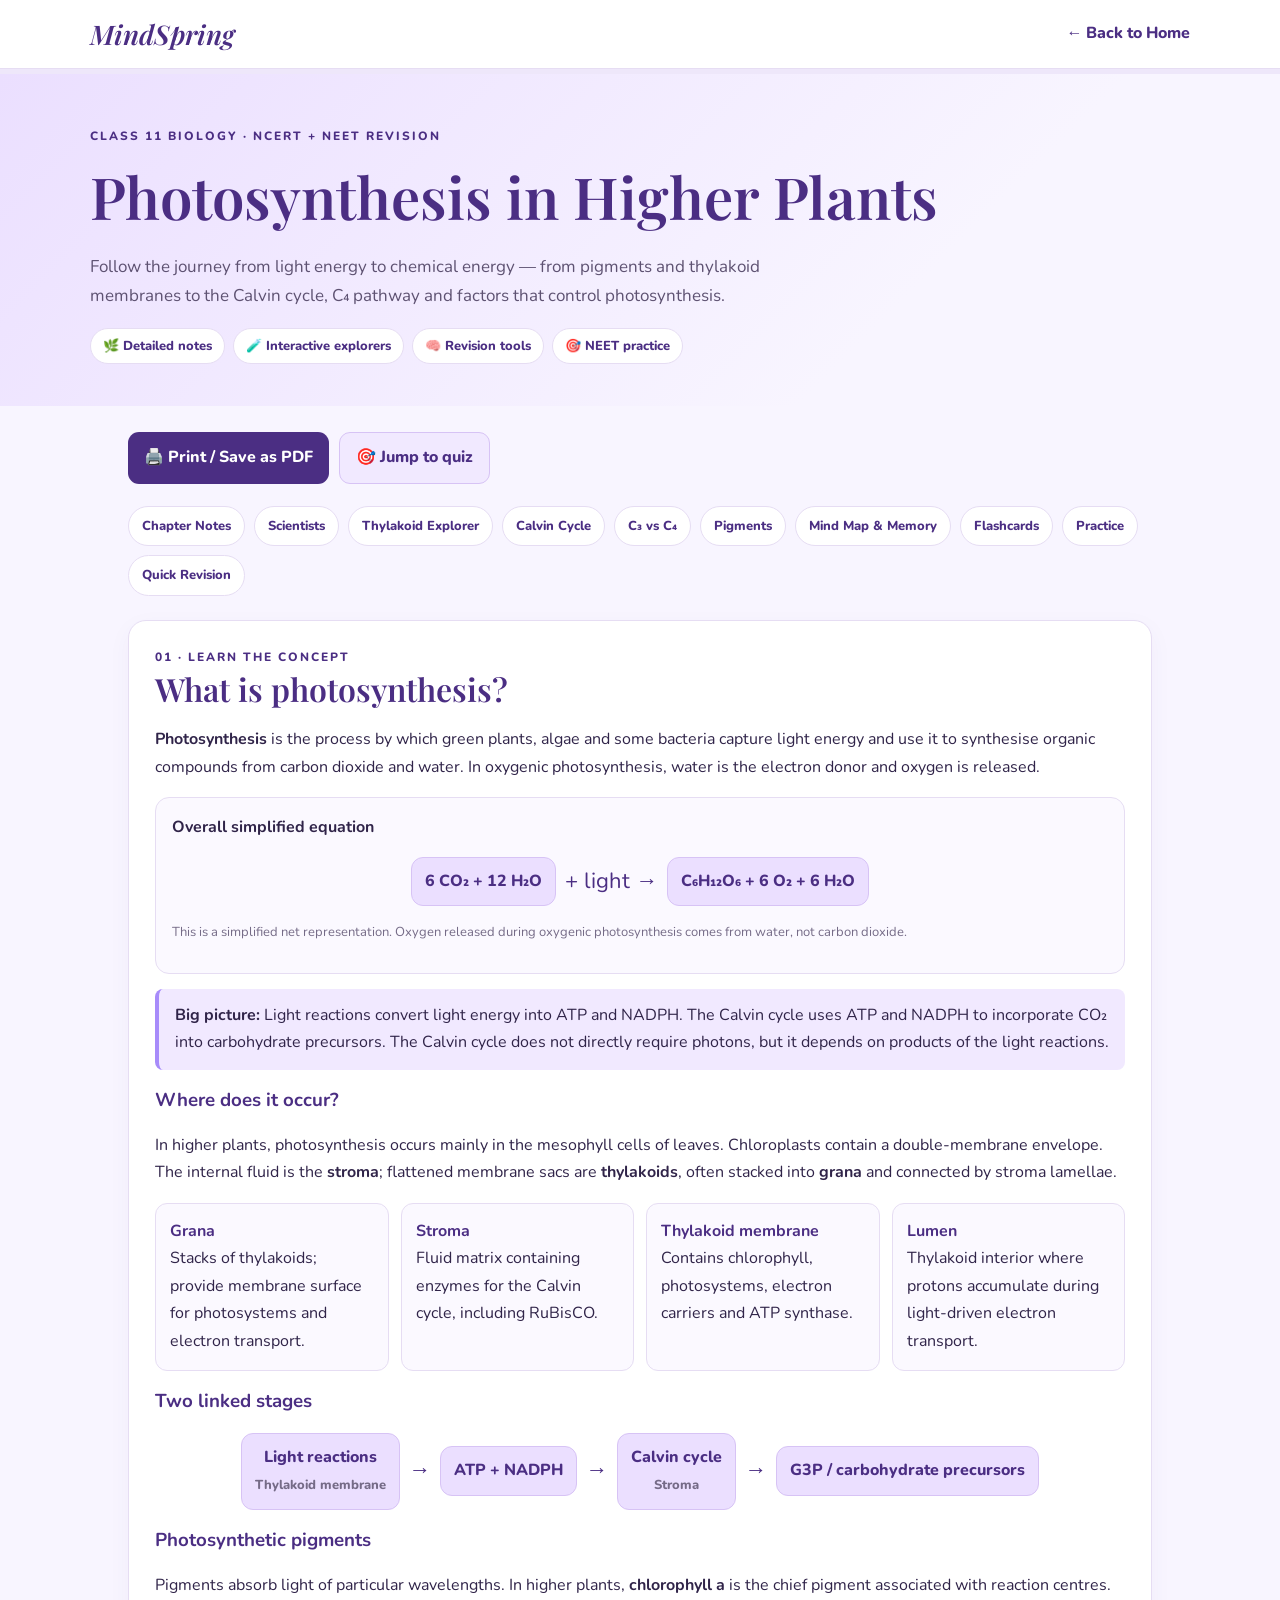
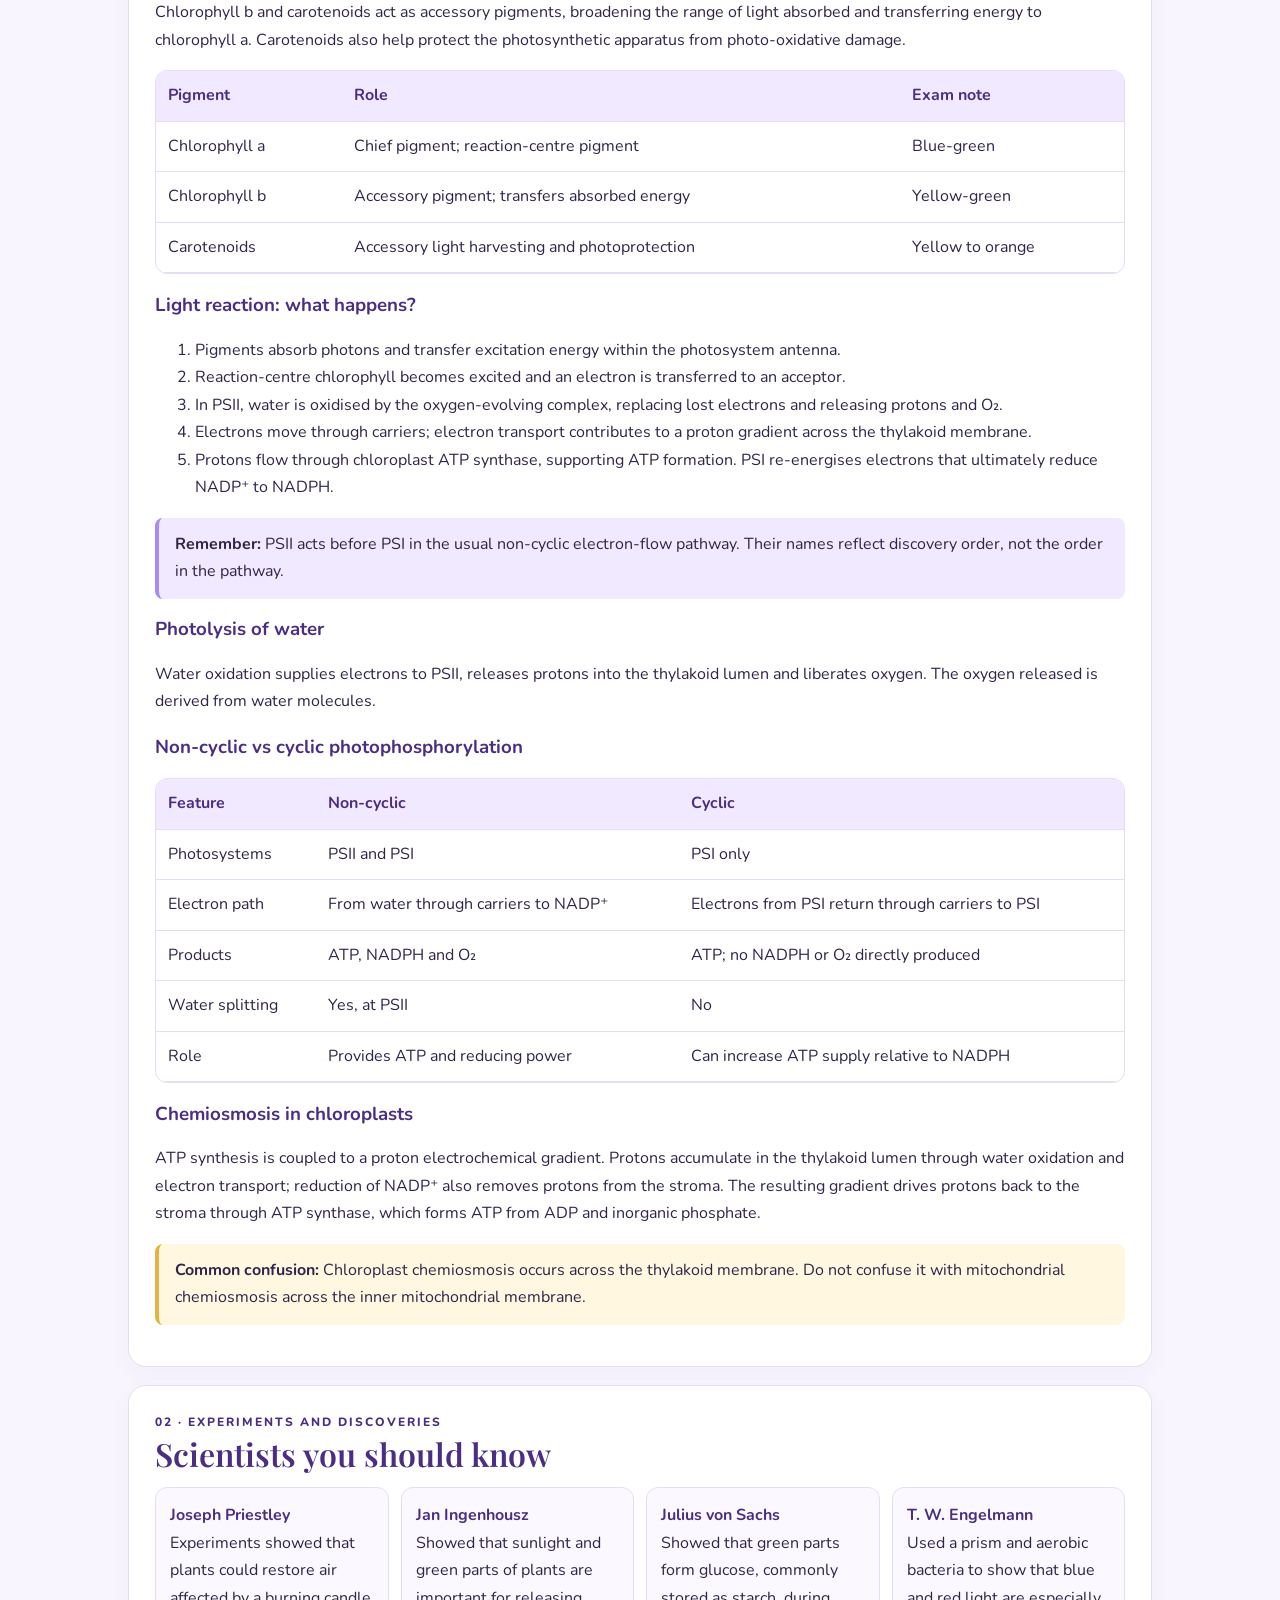
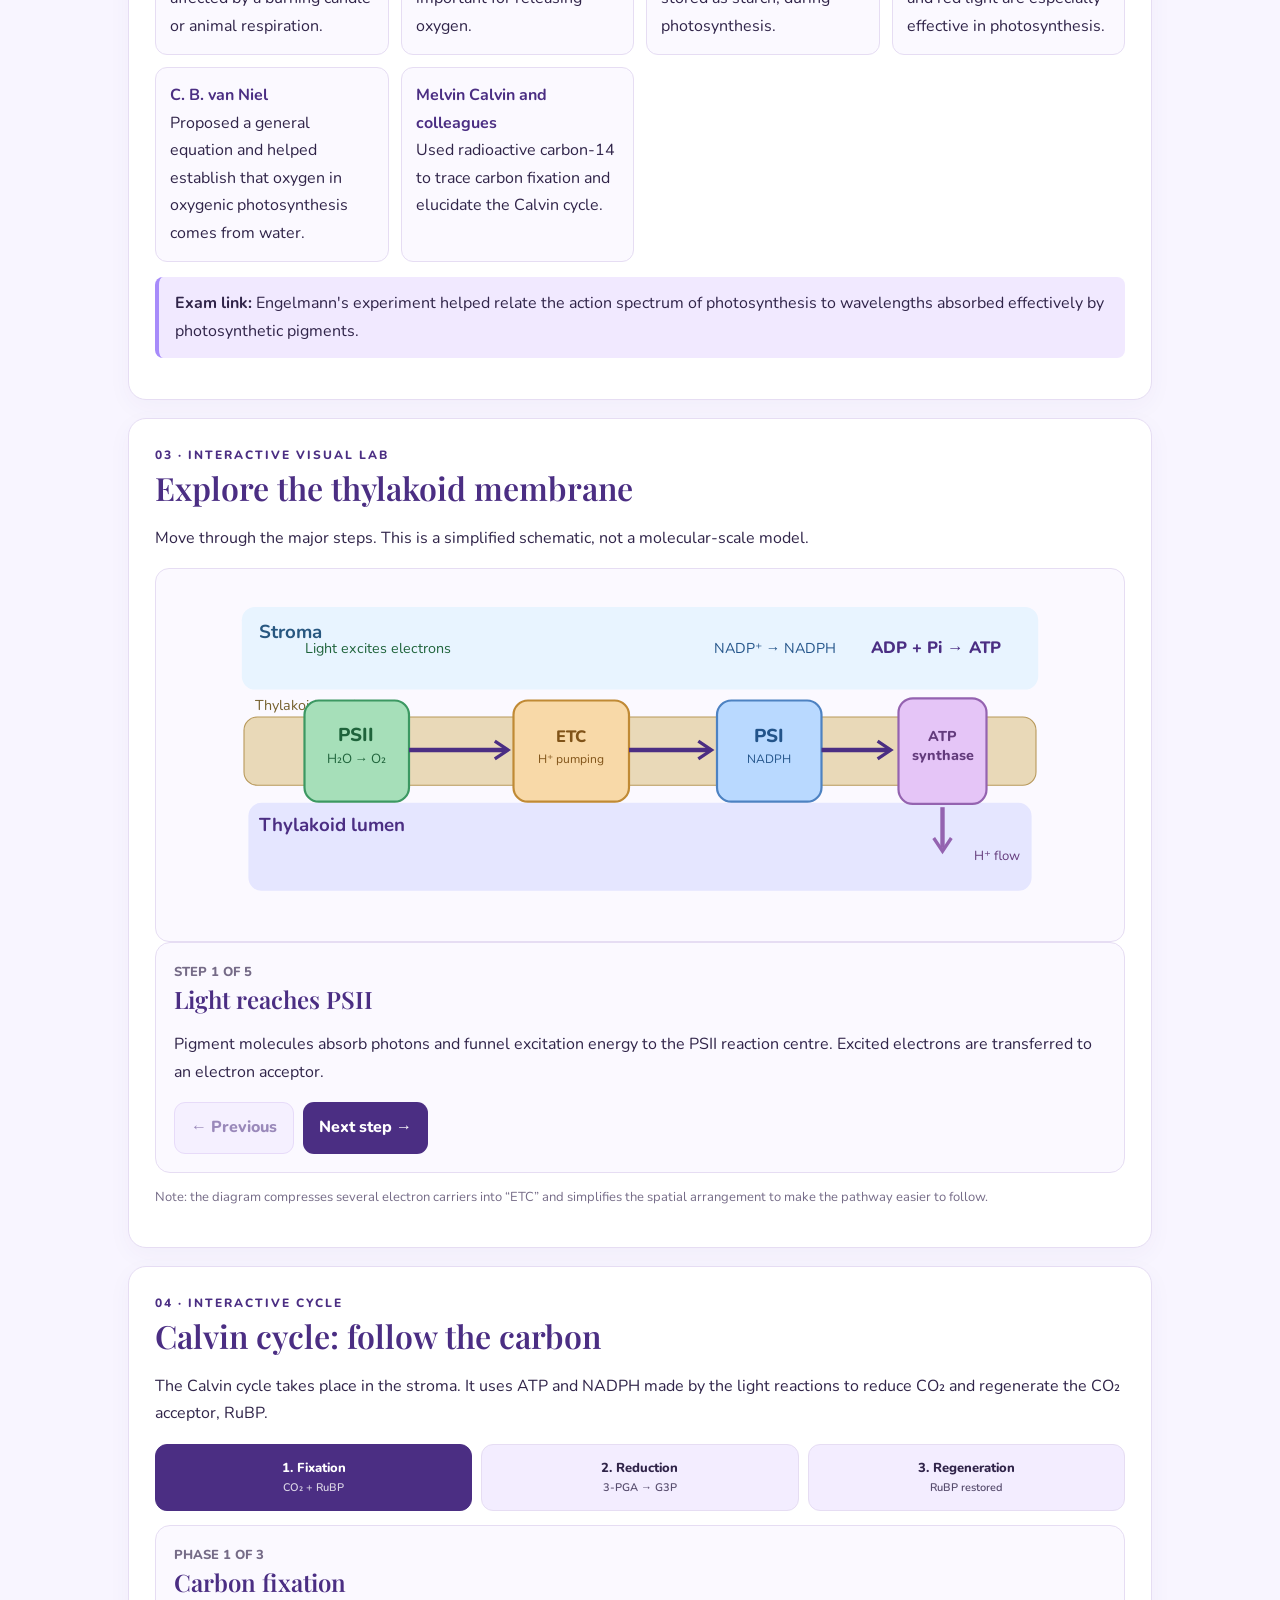
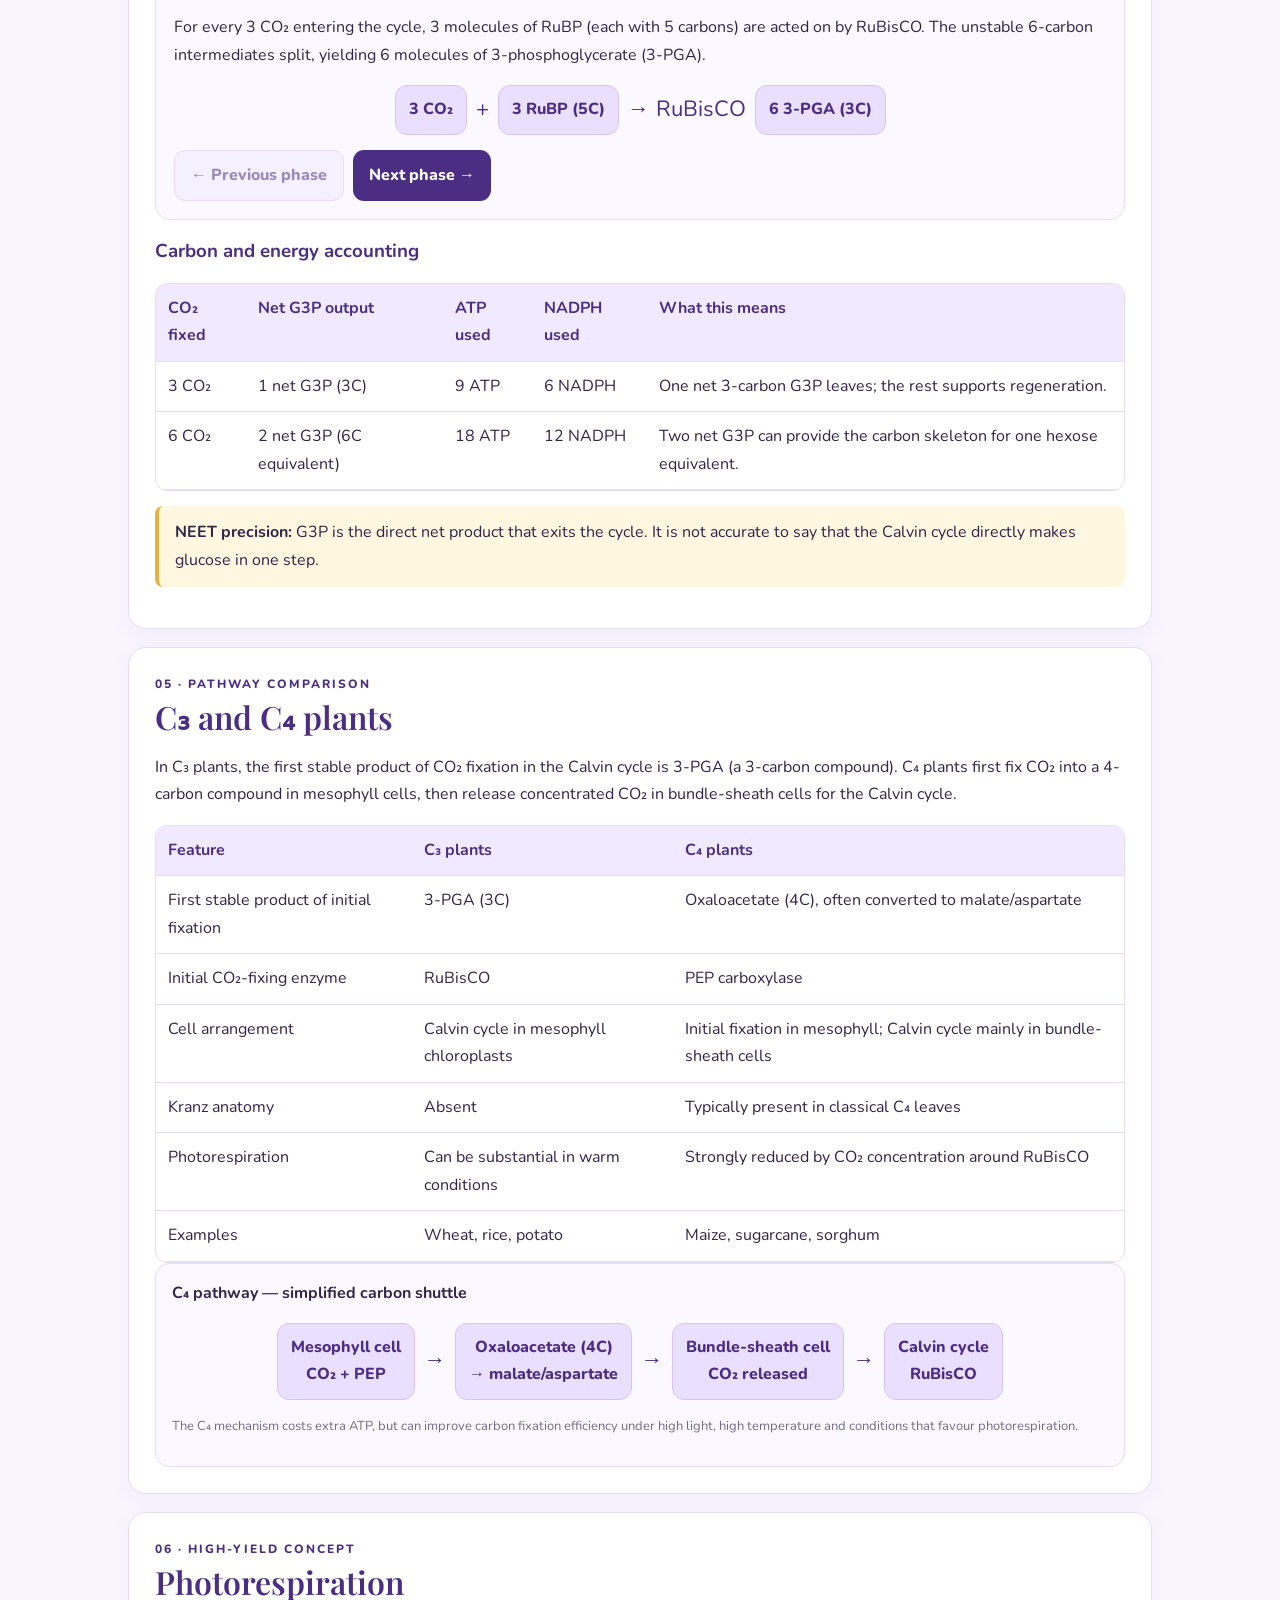
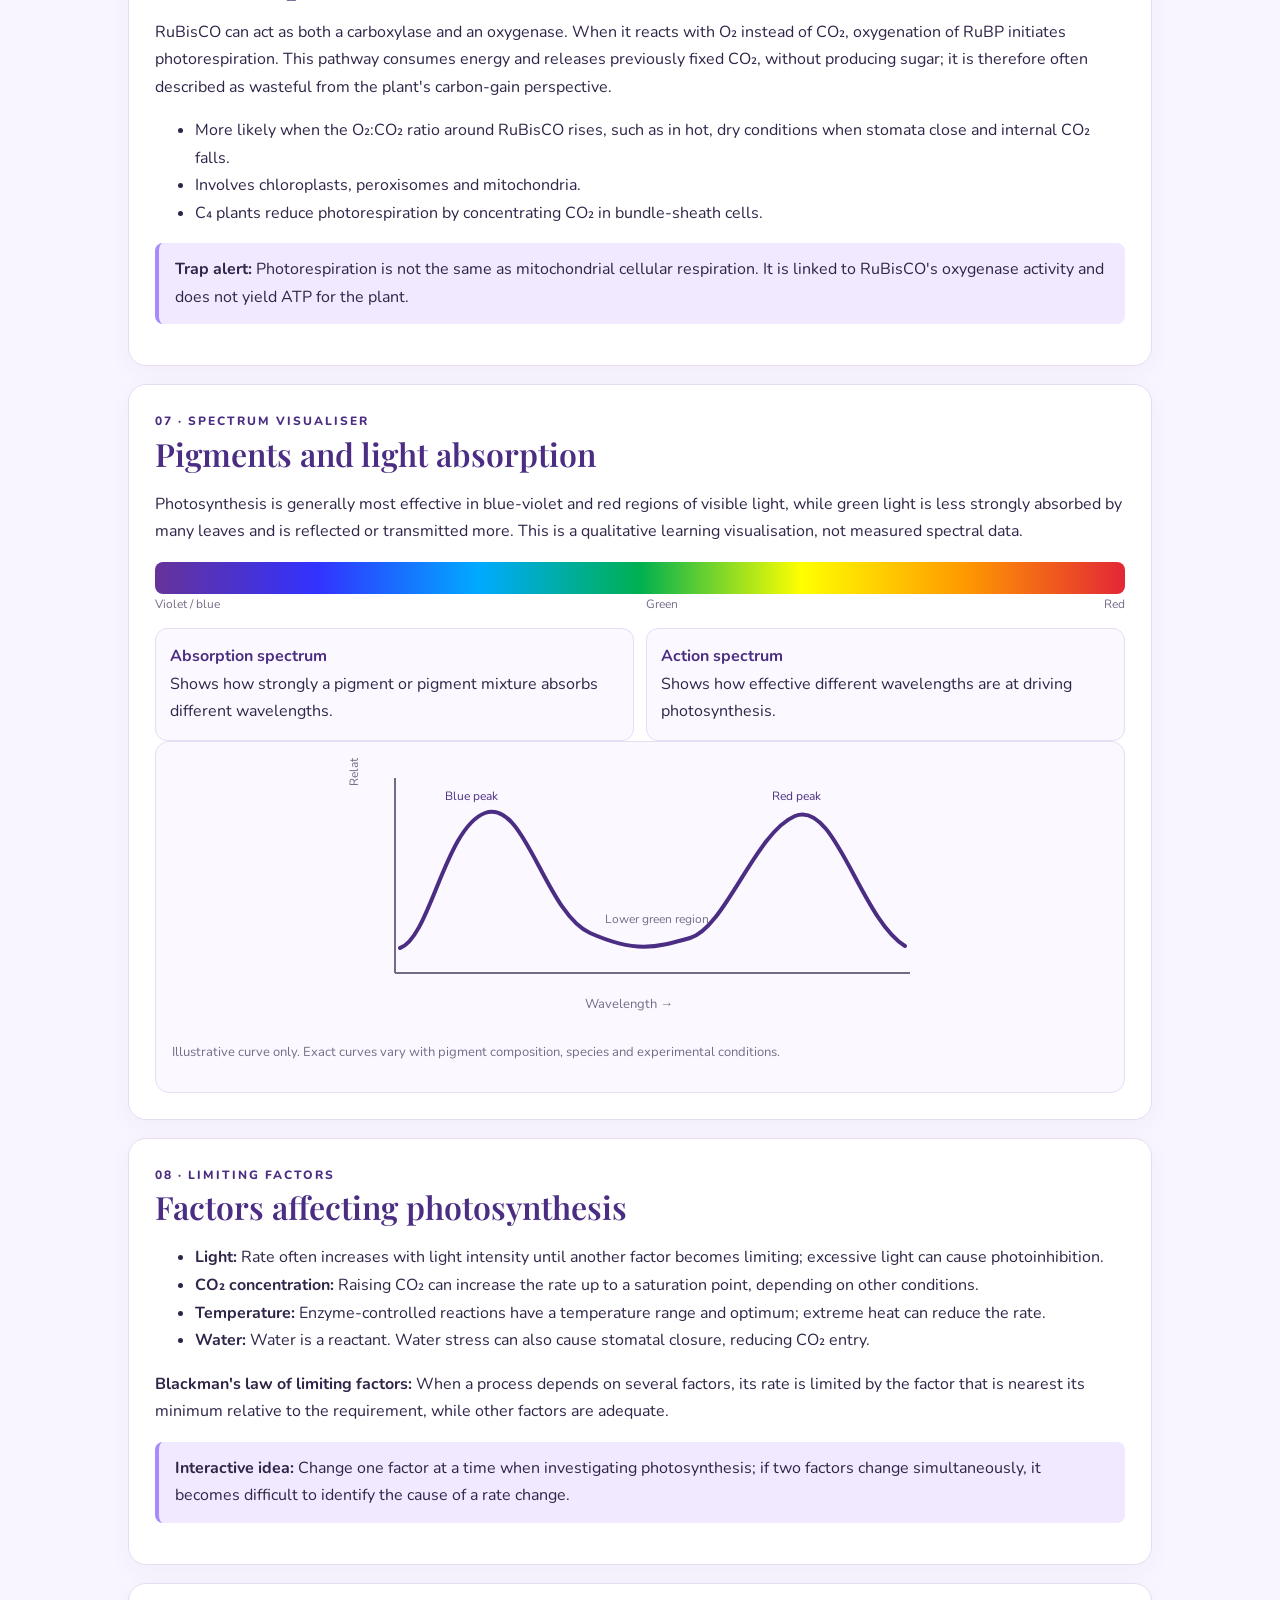
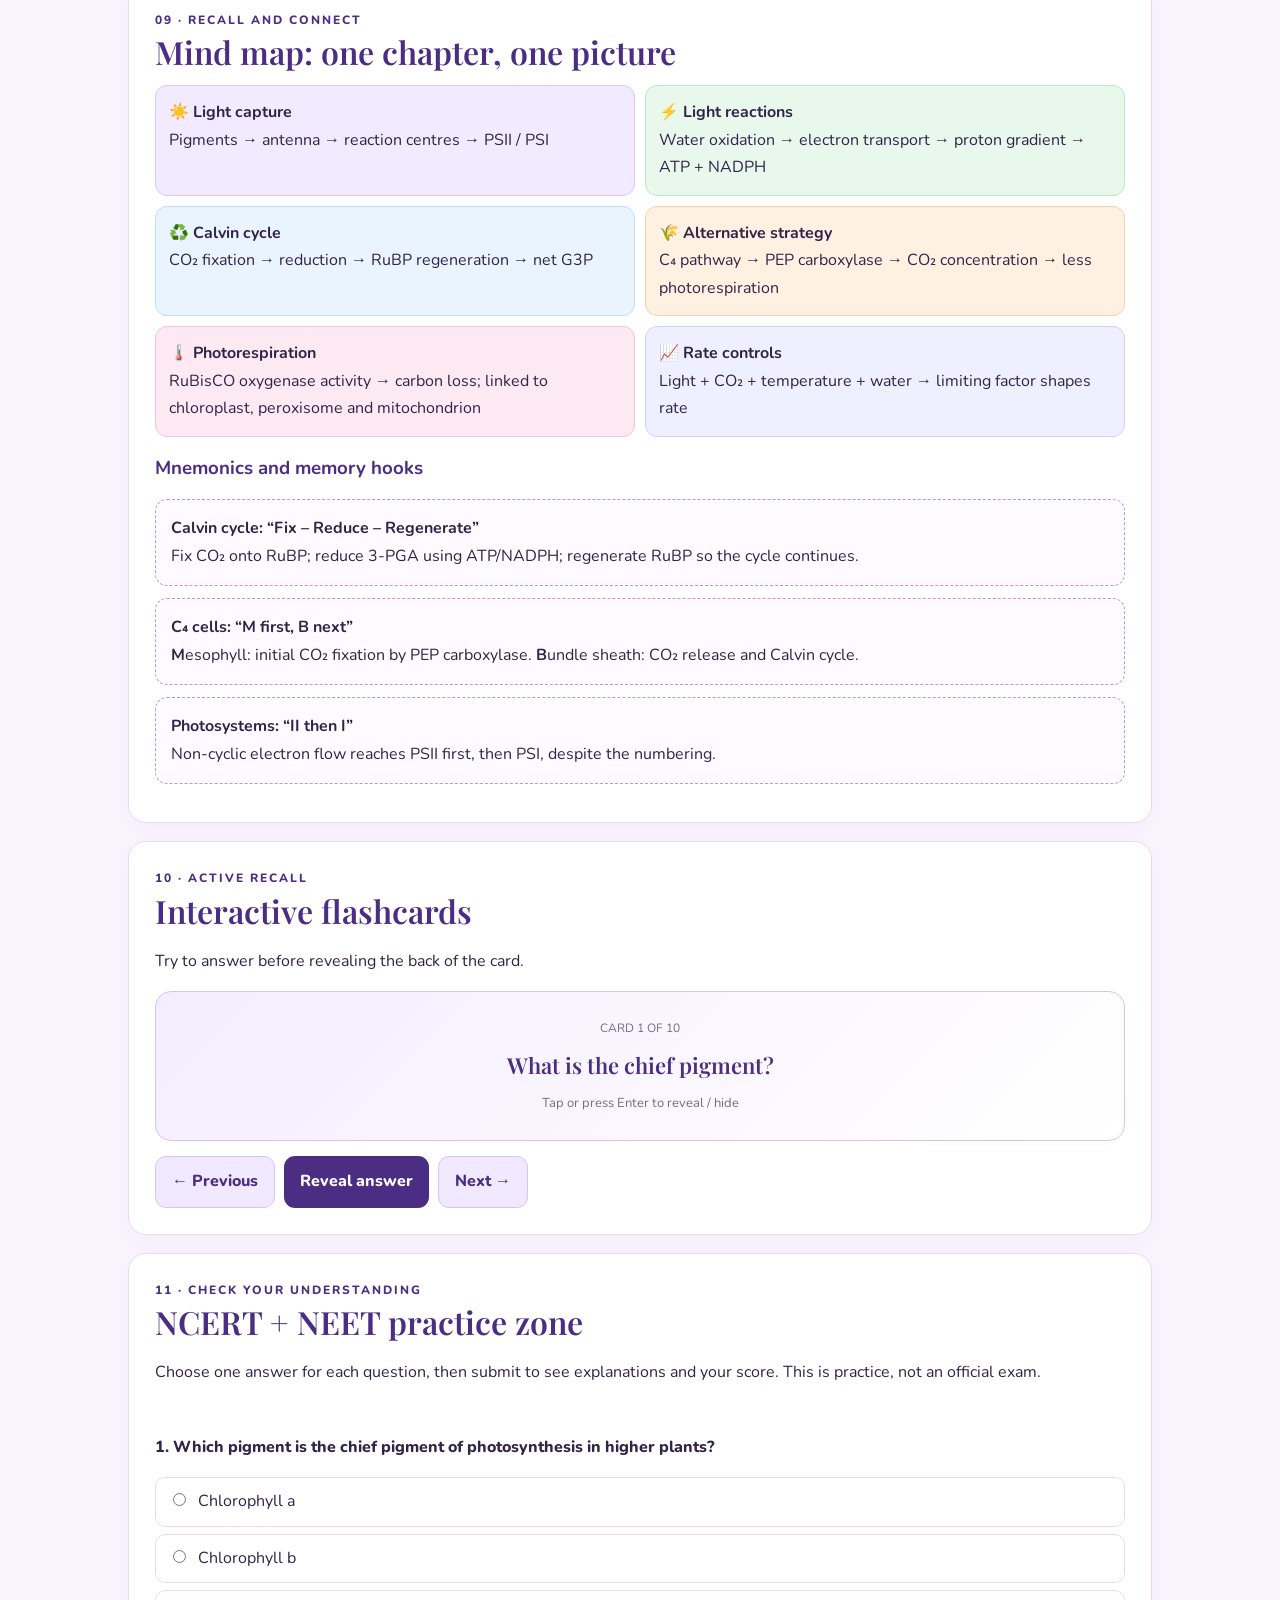
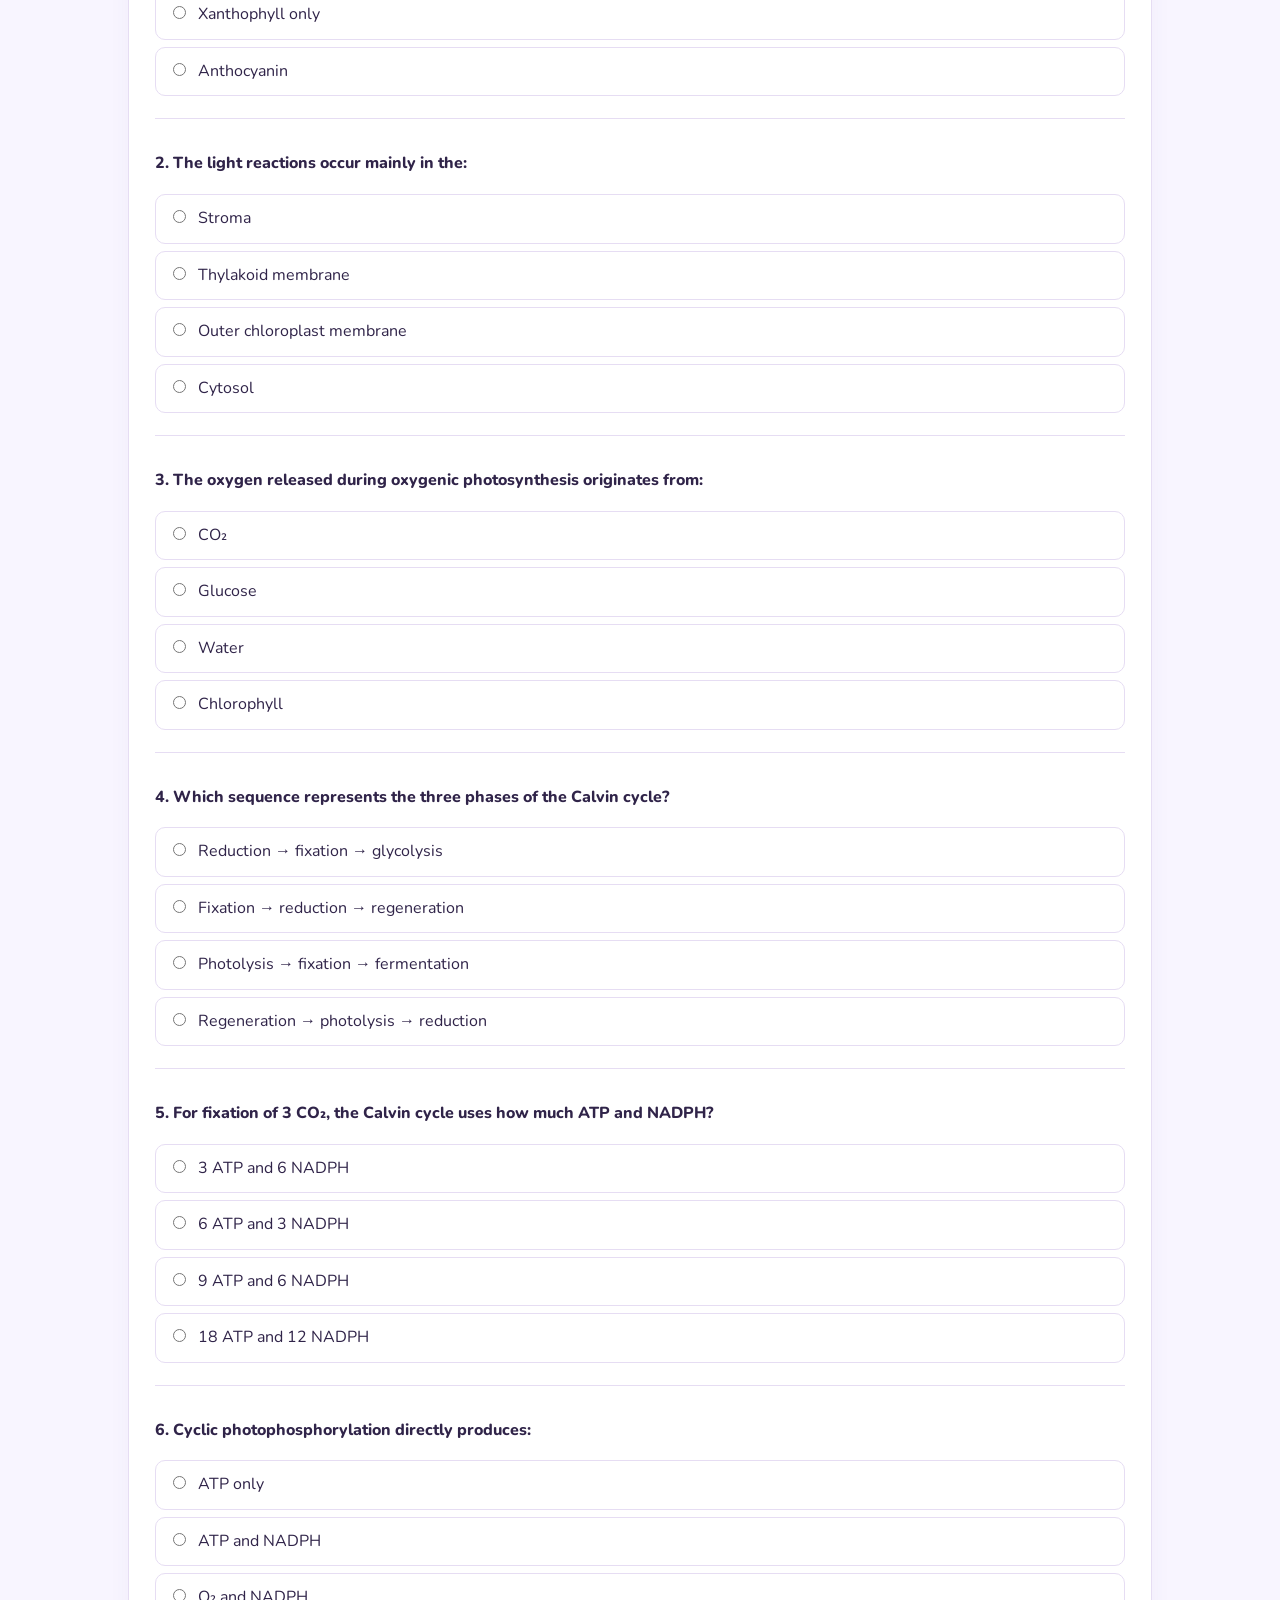
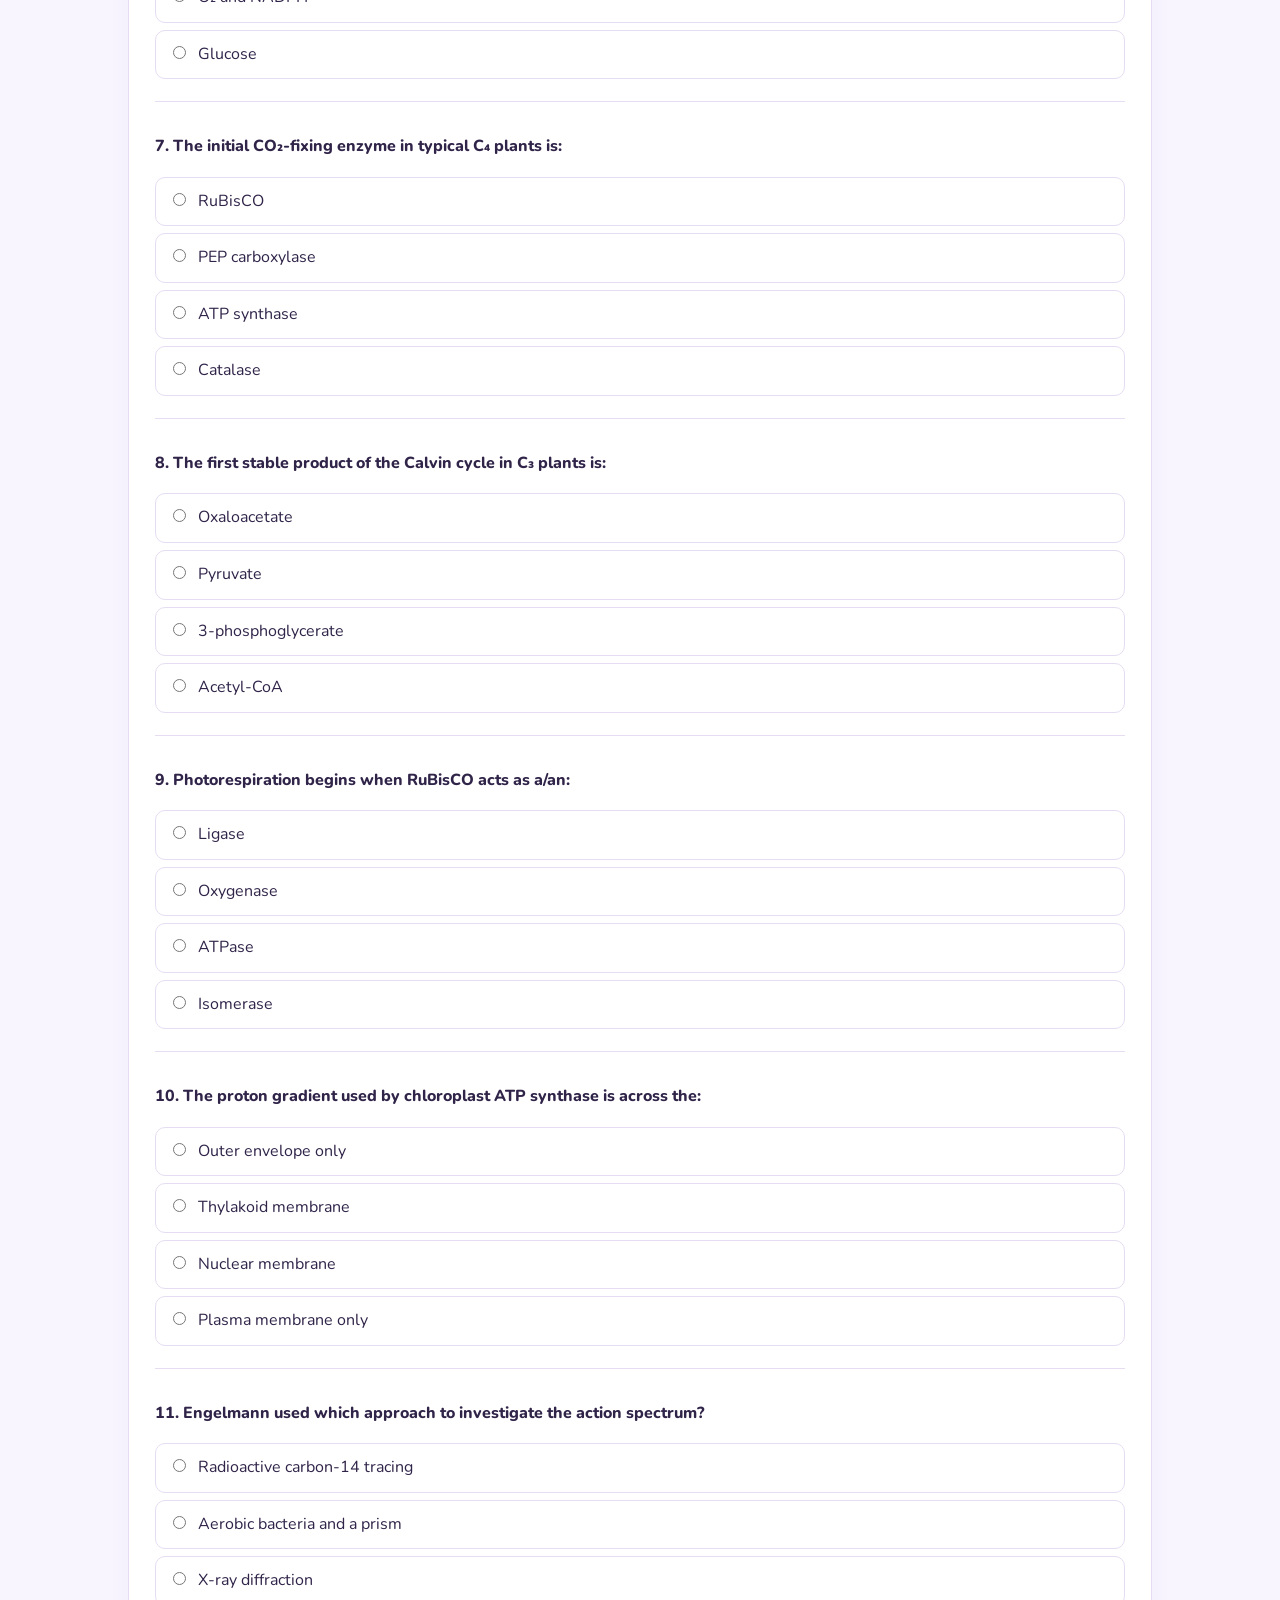
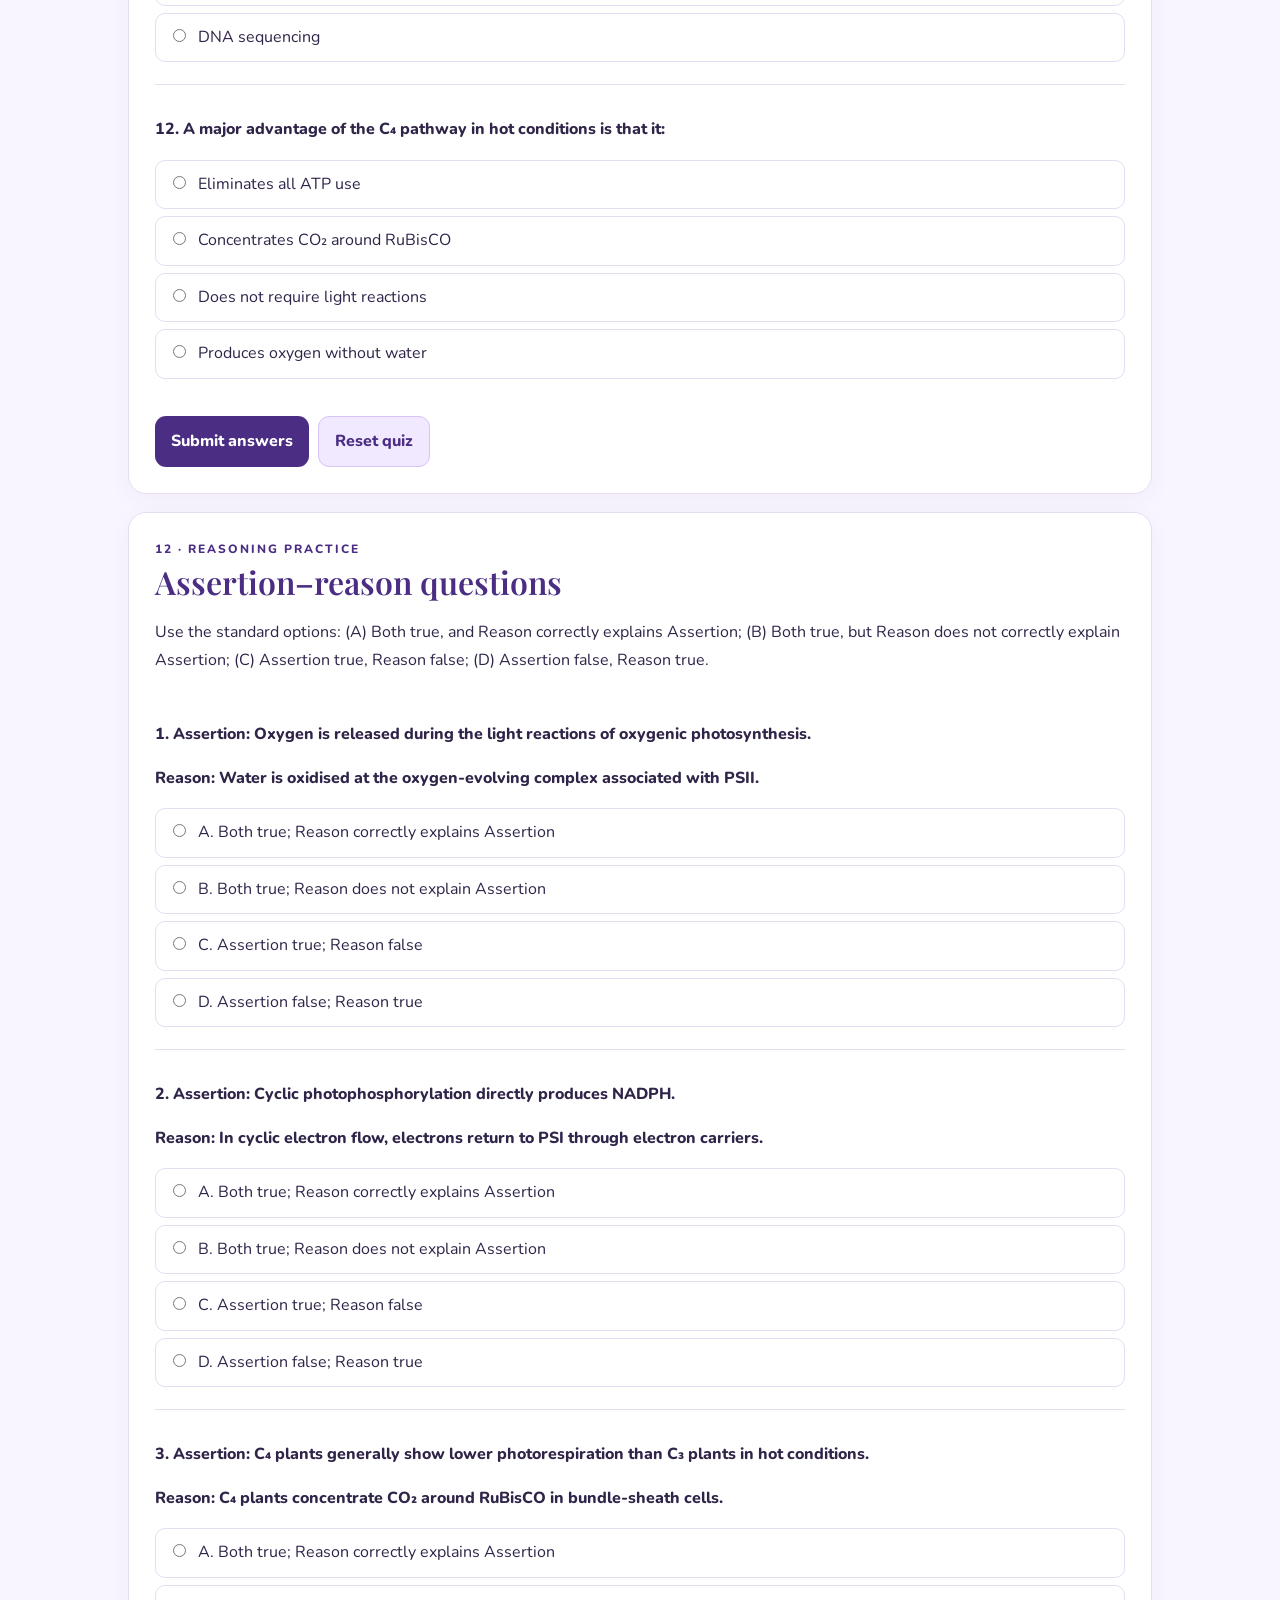
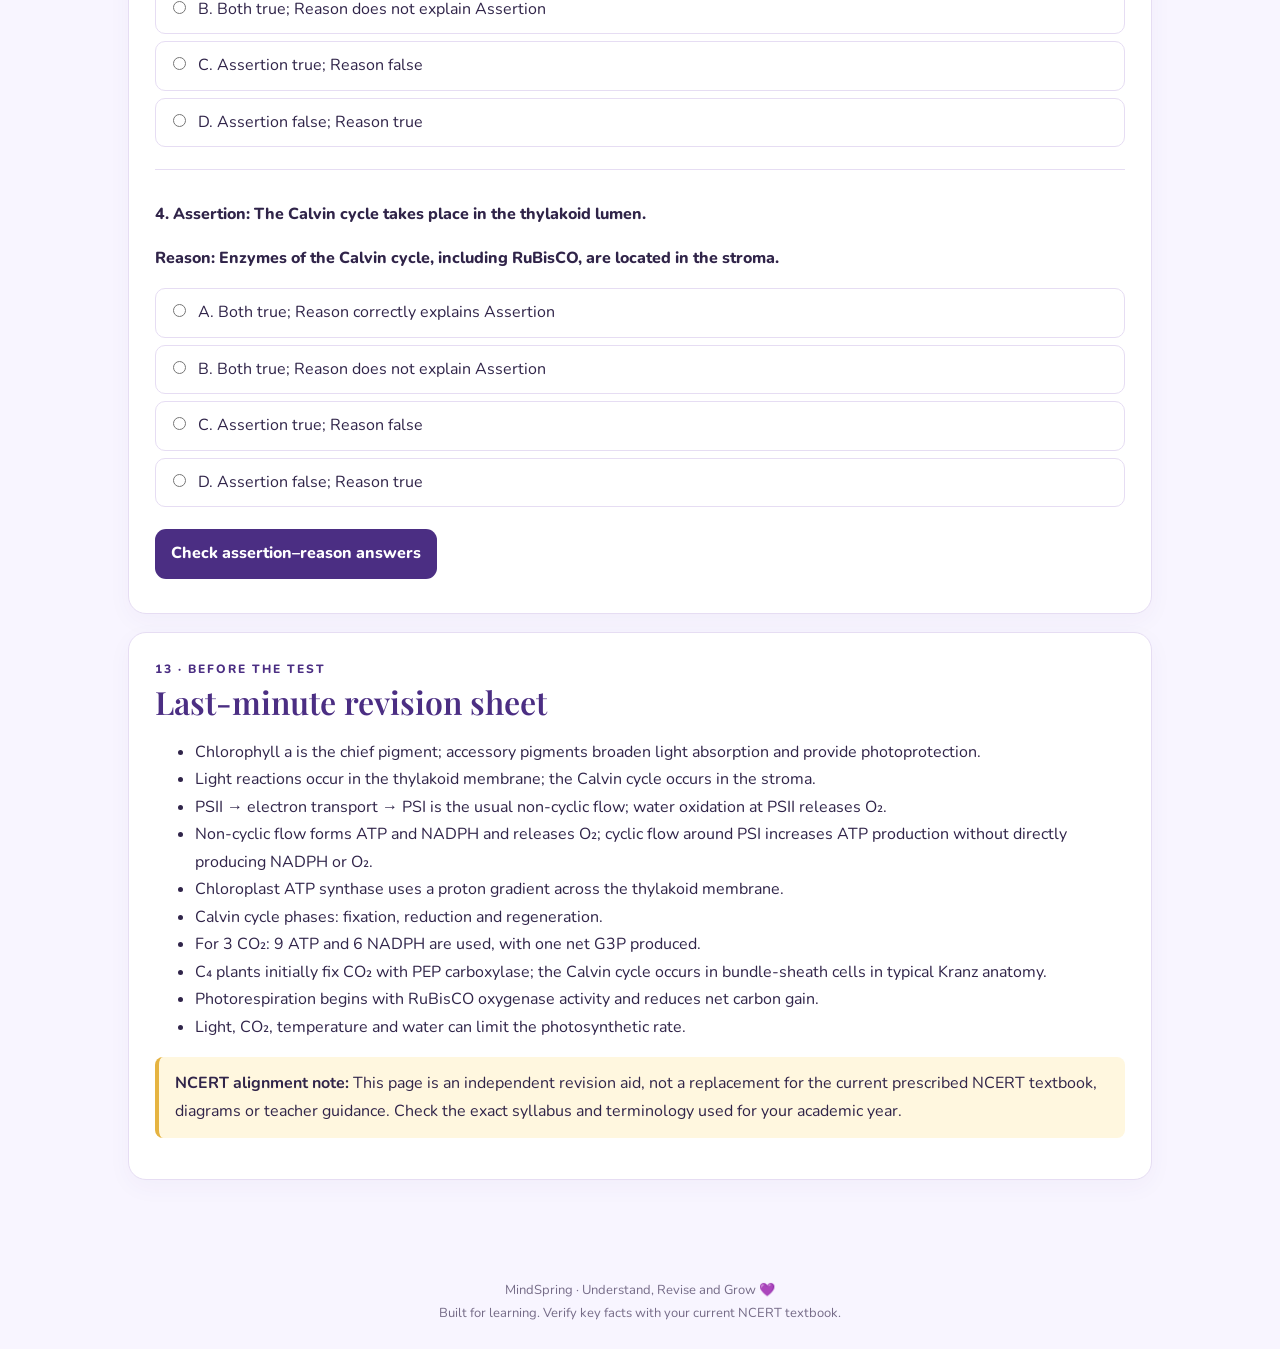
<file: photosynthesis-in-higher-plants.html>
<!DOCTYPE html>
<html lang="en">
<head>
<meta charset="UTF-8"><meta name="viewport" content="width=device-width, initial-scale=1.0">
<title>Photosynthesis in Higher Plants | MindSpring</title>
<link href="https://fonts.googleapis.com/css2?family=Playfair+Display:wght@500;600;700&family=Nunito:wght@400;600;700;800&display=swap" rel="stylesheet">
<style>
:root{--purple:#4B2E83;--lavender:#EBDFFF;--light:#F8F5FF;--ink:#302449;--muted:#756B87;--white:#fff;--line:#E6DDF3;--green:#2f855a;--gold:#a66b00;--pink:#f9e7f2}
*{box-sizing:border-box}html{scroll-behavior:smooth;scroll-padding-top:20px}body{margin:0;background:var(--light);color:var(--ink);font-family:'Nunito',sans-serif;line-height:1.72}header{background:#fff;border-bottom:1px solid var(--line);padding:16px 7%;display:flex;align-items:center;justify-content:space-between;gap:12px;flex-wrap:wrap}.brand{color:var(--purple);font:italic 600 27px 'Playfair Display',serif;text-decoration:none}.back{color:var(--purple);text-decoration:none;font-weight:800}.hero{padding:52px 7% 42px;background:linear-gradient(135deg,#EBDFFF,#F8F5FF 70%)}.eyebrow{color:var(--purple);font-size:12px;font-weight:800;text-transform:uppercase;letter-spacing:2px}h1,h2,h3,h4{color:var(--purple);line-height:1.32}h1{font:600 clamp(34px,6vw,58px) 'Playfair Display',serif;margin:10px 0}h2{font:600 clamp(24px,4vw,32px) 'Playfair Display',serif;margin-top:0}.hero p{max-width:760px;color:#5e5272;font-size:17px}.hero-pills{display:flex;gap:8px;flex-wrap:wrap;margin-top:18px}.pill{background:#fff;border:1px solid var(--line);color:var(--purple);border-radius:30px;padding:6px 12px;font-size:13px;font-weight:800}.progress-shell{height:5px;background:#eee7fa;position:sticky;top:0;z-index:20}.progress-bar{height:5px;width:0;background:linear-gradient(90deg,#7c3aed,#d946ef);transition:width .15s}.wrap{max-width:1060px;margin:auto;padding:26px 18px 56px}.toolbar{display:flex;gap:10px;flex-wrap:wrap;margin:0 0 22px}.nav{display:flex;flex-wrap:wrap;gap:9px;margin-bottom:24px}.nav a{padding:8px 13px;border:1px solid var(--line);background:#fff;color:var(--purple);border-radius:22px;text-decoration:none;font-size:13px;font-weight:800}.card{background:#fff;border:1px solid var(--line);border-radius:18px;padding:clamp(17px,3vw,26px);margin:18px 0;box-shadow:0 7px 25px #4B2E830A}.card h2{margin-bottom:12px}.note{background:#f1e9ff;border-left:4px solid #a78bfa;padding:13px 16px;border-radius:8px;margin:15px 0}.warn{background:#fff7df;border-left:4px solid #e5b341;padding:13px 16px;border-radius:8px;margin:15px 0}.grid{display:grid;grid-template-columns:repeat(auto-fit,minmax(210px,1fr));gap:12px}.term,.mini-card{background:#fbf9ff;padding:14px;border-radius:12px;border:1px solid var(--line)}.term strong,.mini-card strong{color:var(--purple)}.diagram{background:#fbf9ff;padding:16px;border-radius:14px;overflow-x:auto;border:1px solid var(--line)}.flow{display:flex;align-items:center;justify-content:center;flex-wrap:wrap;gap:9px;margin:15px 0}.node{background:var(--lavender);border:1px solid #d7c3f5;color:var(--purple);border-radius:12px;padding:10px 13px;font-weight:800;text-align:center}.arrow{color:var(--purple);font-size:22px}.btn,button{background:var(--purple);color:white;border:0;border-radius:11px;padding:11px 16px;font:inherit;font-weight:800;cursor:pointer}.btn.secondary,button.secondary{background:#f1e9ff;color:var(--purple);border:1px solid #d7c3f5}.btn:disabled,button:disabled{opacity:.55;cursor:not-allowed}.small{font-size:13px;color:var(--muted)}table{width:100%;border-collapse:collapse;min-width:570px}th,td{padding:11px 12px;text-align:left;border-bottom:1px solid var(--line);vertical-align:top}th{background:#f1e9ff;color:var(--purple)}.table-wrap{overflow-x:auto;border:1px solid var(--line);border-radius:12px}.mnemonic{border:1px dashed #b39ade;border-radius:12px;padding:15px;margin:12px 0;background:#fdfbff}.quiz-question{border-bottom:1px solid var(--line);padding:15px 0}.quiz-question:last-child{border-bottom:0}.quiz-question p{font-weight:800}.choice{display:block;margin:7px 0;padding:10px 12px;border:1px solid var(--line);border-radius:10px;cursor:pointer}.choice:hover{background:#f8f3ff}.choice input{margin-right:8px;accent-color:var(--purple)}.feedback{font-weight:800;margin-top:8px;color:var(--purple)}.stage-box{background:#fbf9ff;border:1px solid var(--line);border-radius:15px;padding:18px}.stage-count{font-size:13px;font-weight:800;color:var(--muted)}.stage-title{font:600 24px 'Playfair Display',serif;color:var(--purple)}.stage-controls{display:flex;gap:9px;flex-wrap:wrap;margin-top:15px}.cycle{display:grid;grid-template-columns:repeat(3,minmax(0,1fr));gap:9px;margin:14px 0}.cycle-step{padding:12px 8px;border-radius:12px;background:#f3edff;border:1px solid var(--line);text-align:center;font-size:13px;font-weight:800}.cycle-step.active{background:#4b2e83;color:#fff;border-color:#4b2e83}.cycle-step span{display:block;font-size:11px;font-weight:600;opacity:.8}.spectrum{display:block;width:100%;height:32px;border-radius:8px;background:linear-gradient(90deg,#663399,#3232ff,#00aaff,#00b050,#ffff00,#ff9a00,#e32636)}.spectrum-labels{display:flex;justify-content:space-between;font-size:12px;color:var(--muted)}.chart-line{width:100%;height:auto;max-height:260px}.mindmap{display:grid;grid-template-columns:repeat(2,minmax(0,1fr));gap:10px}.mind-node{padding:13px;border-radius:12px;background:#f2eaff;border:1px solid #d9c8f5}.mind-node:nth-child(2){background:#e9f8ed;border-color:#bce6c8}.mind-node:nth-child(3){background:#e9f4ff;border-color:#bfdefb}.mind-node:nth-child(4){background:#fff1e2;border-color:#f4d1a7}.mind-node:nth-child(5){background:#fce9f2;border-color:#f2c5d9}.mind-node:nth-child(6){background:#eff0ff;border-color:#d0d2fb}.flashcard{width:100%;min-height:150px;border:1px solid #d7c3f5;border-radius:16px;background:linear-gradient(135deg,#f4edff,#fff);color:var(--purple);padding:22px;text-align:center;display:flex;flex-direction:column;align-items:center;justify-content:center;gap:12px}.flashcard .front{font:600 22px 'Playfair Display',serif}.flashcard .back{font-size:16px}.flashcard-count{font-size:12px;color:var(--muted)}.quiz-summary{background:#f1e9ff;border-radius:12px;padding:14px;margin-top:15px}.section-label{font-size:12px;text-transform:uppercase;letter-spacing:1.5px;font-weight:800;color:var(--muted)}footer{text-align:center;padding:25px;color:var(--muted);font-size:13px}.print-only{display:none}
@media(max-width:600px){header{padding:14px 5%}.hero{padding:37px 6%}.wrap{padding:18px 12px 42px}.nav a{font-size:12px;padding:7px 10px}.cycle{grid-template-columns:1fr}.mindmap{grid-template-columns:1fr}.toolbar .btn{flex:1}.card{margin:13px 0}}
@media print{body{background:white;color:#111;font-size:11pt;line-height:1.45}header,.toolbar,.nav,.progress-shell,.stage-controls,.quiz-controls,.interactive-only,footer .small,.no-print{display:none!important}.hero{padding:15px 0;background:white!important;border-bottom:2px solid #4b2e83}.hero h1{font-size:27pt}.hero p{font-size:11pt}.wrap{max-width:none;padding:8px 0}.card{box-shadow:none;border:1px solid #ccc;border-radius:0;padding:14px;margin:10px 0;break-inside:avoid}.card h2{font-size:17pt}.card h3{font-size:13pt}.note,.warn,.term,.mini-card,.diagram,.mind-node{print-color-adjust:exact;-webkit-print-color-adjust:exact}.table-wrap{overflow:visible}table{min-width:0;font-size:9pt}th,td{padding:5px}.print-only{display:block}.flashcard{min-height:0}.quiz-question{break-inside:avoid}a{color:#222;text-decoration:none}}
</style>
</head>
<body>
<header><a class="brand" href="index.html">MindSpring</a><a class="back" href="index.html">← Back to Home</a></header>
<div class="progress-shell" aria-label="Reading progress"><div class="progress-bar" id="progressBar"></div></div>
<section class="hero"><div class="eyebrow">Class 11 Biology · NCERT + NEET revision</div><h1>Photosynthesis in Higher Plants</h1><p>Follow the journey from light energy to chemical energy — from pigments and thylakoid membranes to the Calvin cycle, C₄ pathway and factors that control photosynthesis.</p><div class="hero-pills"><span class="pill">🌿 Detailed notes</span><span class="pill">🧪 Interactive explorers</span><span class="pill">🧠 Revision tools</span><span class="pill">🎯 NEET practice</span></div></section>
<main class="wrap">
<div class="toolbar no-print"><button onclick="window.print()">🖨️ Print / Save as PDF</button><button class="secondary" onclick="document.getElementById('quiz').scrollIntoView({behavior:'smooth'})">🎯 Jump to quiz</button></div>
<nav class="nav no-print"><a href="#notes">Chapter Notes</a><a href="#scientists">Scientists</a><a href="#thylakoid">Thylakoid Explorer</a><a href="#calvin">Calvin Cycle</a><a href="#c3c4">C₃ vs C₄</a><a href="#pigments">Pigments</a><a href="#memory">Mind Map & Memory</a><a href="#flashcards">Flashcards</a><a href="#quiz">Practice</a><a href="#revision">Quick Revision</a></nav>
<section class="card" id="notes"><div class="eyebrow">01 · Learn the concept</div><h2>What is photosynthesis?</h2><p><strong>Photosynthesis</strong> is the process by which green plants, algae and some bacteria capture light energy and use it to synthesise organic compounds from carbon dioxide and water. In oxygenic photosynthesis, water is the electron donor and oxygen is released.</p><div class="diagram"><strong>Overall simplified equation</strong><div class="flow"><div class="node">6 CO₂ + 12 H₂O</div><div class="arrow">+ light →</div><div class="node">C₆H₁₂O₆ + 6 O₂ + 6 H₂O</div></div><p class="small">This is a simplified net representation. Oxygen released during oxygenic photosynthesis comes from water, not carbon dioxide.</p></div><div class="note"><strong>Big picture:</strong> Light reactions convert light energy into ATP and NADPH. The Calvin cycle uses ATP and NADPH to incorporate CO₂ into carbohydrate precursors. The Calvin cycle does not directly require photons, but it depends on products of the light reactions.</div>
<h3>Where does it occur?</h3><p>In higher plants, photosynthesis occurs mainly in the mesophyll cells of leaves. Chloroplasts contain a double-membrane envelope. The internal fluid is the <strong>stroma</strong>; flattened membrane sacs are <strong>thylakoids</strong>, often stacked into <strong>grana</strong> and connected by stroma lamellae.</p><div class="grid"><div class="term"><strong>Grana</strong><br>Stacks of thylakoids; provide membrane surface for photosystems and electron transport.</div><div class="term"><strong>Stroma</strong><br>Fluid matrix containing enzymes for the Calvin cycle, including RuBisCO.</div><div class="term"><strong>Thylakoid membrane</strong><br>Contains chlorophyll, photosystems, electron carriers and ATP synthase.</div><div class="term"><strong>Lumen</strong><br>Thylakoid interior where protons accumulate during light-driven electron transport.</div></div>
<h3>Two linked stages</h3><div class="flow"><div class="node">Light reactions<br><span class="small">Thylakoid membrane</span></div><div class="arrow">→</div><div class="node">ATP + NADPH</div><div class="arrow">→</div><div class="node">Calvin cycle<br><span class="small">Stroma</span></div><div class="arrow">→</div><div class="node">G3P / carbohydrate precursors</div></div>
<h3>Photosynthetic pigments</h3><p>Pigments absorb light of particular wavelengths. In higher plants, <strong>chlorophyll a</strong> is the chief pigment associated with reaction centres. Chlorophyll b and carotenoids act as accessory pigments, broadening the range of light absorbed and transferring energy to chlorophyll a. Carotenoids also help protect the photosynthetic apparatus from photo-oxidative damage.</p><div class="table-wrap"><table><thead><tr><th>Pigment</th><th>Role</th><th>Exam note</th></tr></thead><tbody><tr><td>Chlorophyll a</td><td>Chief pigment; reaction-centre pigment</td><td>Blue-green</td></tr><tr><td>Chlorophyll b</td><td>Accessory pigment; transfers absorbed energy</td><td>Yellow-green</td></tr><tr><td>Carotenoids</td><td>Accessory light harvesting and photoprotection</td><td>Yellow to orange</td></tr></tbody></table></div>
<h3>Light reaction: what happens?</h3><ol><li>Pigments absorb photons and transfer excitation energy within the photosystem antenna.</li><li>Reaction-centre chlorophyll becomes excited and an electron is transferred to an acceptor.</li><li>In PSII, water is oxidised by the oxygen-evolving complex, replacing lost electrons and releasing protons and O₂.</li><li>Electrons move through carriers; electron transport contributes to a proton gradient across the thylakoid membrane.</li><li>Protons flow through chloroplast ATP synthase, supporting ATP formation. PSI re-energises electrons that ultimately reduce NADP⁺ to NADPH.</li></ol><div class="note"><strong>Remember:</strong> PSII acts before PSI in the usual non-cyclic electron-flow pathway. Their names reflect discovery order, not the order in the pathway.</div>
<h3>Photolysis of water</h3><p>Water oxidation supplies electrons to PSII, releases protons into the thylakoid lumen and liberates oxygen. The oxygen released is derived from water molecules.</p><h3>Non-cyclic vs cyclic photophosphorylation</h3><div class="table-wrap"><table><thead><tr><th>Feature</th><th>Non-cyclic</th><th>Cyclic</th></tr></thead><tbody><tr><td>Photosystems</td><td>PSII and PSI</td><td>PSI only</td></tr><tr><td>Electron path</td><td>From water through carriers to NADP⁺</td><td>Electrons from PSI return through carriers to PSI</td></tr><tr><td>Products</td><td>ATP, NADPH and O₂</td><td>ATP; no NADPH or O₂ directly produced</td></tr><tr><td>Water splitting</td><td>Yes, at PSII</td><td>No</td></tr><tr><td>Role</td><td>Provides ATP and reducing power</td><td>Can increase ATP supply relative to NADPH</td></tr></tbody></table></div>
<h3>Chemiosmosis in chloroplasts</h3><p>ATP synthesis is coupled to a proton electrochemical gradient. Protons accumulate in the thylakoid lumen through water oxidation and electron transport; reduction of NADP⁺ also removes protons from the stroma. The resulting gradient drives protons back to the stroma through ATP synthase, which forms ATP from ADP and inorganic phosphate.</p><div class="warn"><strong>Common confusion:</strong> Chloroplast chemiosmosis occurs across the thylakoid membrane. Do not confuse it with mitochondrial chemiosmosis across the inner mitochondrial membrane.</div>
</section>
<section class="card" id="scientists"><div class="eyebrow">02 · Experiments and discoveries</div><h2>Scientists you should know</h2><div class="grid"><div class="term"><strong>Joseph Priestley</strong><br>Experiments showed that plants could restore air affected by a burning candle or animal respiration.</div><div class="term"><strong>Jan Ingenhousz</strong><br>Showed that sunlight and green parts of plants are important for releasing oxygen.</div><div class="term"><strong>Julius von Sachs</strong><br>Showed that green parts form glucose, commonly stored as starch, during photosynthesis.</div><div class="term"><strong>T. W. Engelmann</strong><br>Used a prism and aerobic bacteria to show that blue and red light are especially effective in photosynthesis.</div><div class="term"><strong>C. B. van Niel</strong><br>Proposed a general equation and helped establish that oxygen in oxygenic photosynthesis comes from water.</div><div class="term"><strong>Melvin Calvin and colleagues</strong><br>Used radioactive carbon-14 to trace carbon fixation and elucidate the Calvin cycle.</div></div><div class="note"><strong>Exam link:</strong> Engelmann's experiment helped relate the action spectrum of photosynthesis to wavelengths absorbed effectively by photosynthetic pigments.</div></section>
<section class="card" id="thylakoid"><div class="eyebrow">03 · Interactive visual lab</div><h2>Explore the thylakoid membrane</h2><p>Move through the major steps. This is a simplified schematic, not a molecular-scale model.</p><div class="diagram"><svg viewBox="0 0 760 300" role="img" aria-label="Simplified thylakoid membrane with photosystem II, electron transport, photosystem I and ATP synthase" style="width:100%;min-width:520px;max-height:330px"><rect x="18" y="20" width="724" height="75" rx="12" fill="#e8f4ff"/><text x="34" y="48" fill="#285780" font-size="17" font-weight="700">Stroma</text><rect x="20" y="120" width="720" height="62" rx="12" fill="#e9d9b8" stroke="#b8995b"/><text x="30" y="114" fill="#75602e" font-size="13">Thylakoid membrane</text><rect x="24" y="198" width="712" height="80" rx="12" fill="#e5e6ff"/><text x="34" y="224" fill="#4b2e83" font-size="17" font-weight="700">Thylakoid lumen</text><rect x="75" y="105" width="95" height="92" rx="13" fill="#a6dfb9" stroke="#3c9862" stroke-width="2"/><text x="122" y="142" text-anchor="middle" fill="#1f633b" font-size="17" font-weight="800">PSII</text><text x="122" y="162" text-anchor="middle" fill="#1f633b" font-size="12">H₂O → O₂</text><rect x="265" y="105" width="105" height="92" rx="13" fill="#f8d9a8" stroke="#c08a35" stroke-width="2"/><text x="317" y="143" text-anchor="middle" fill="#805318" font-size="15" font-weight="800">ETC</text><text x="317" y="162" text-anchor="middle" fill="#805318" font-size="11">H⁺ pumping</text><rect x="450" y="105" width="95" height="92" rx="13" fill="#b9d9ff" stroke="#4d82c2" stroke-width="2"/><text x="497" y="143" text-anchor="middle" fill="#23548a" font-size="17" font-weight="800">PSI</text><text x="497" y="162" text-anchor="middle" fill="#23548a" font-size="11">NADPH</text><rect x="615" y="103" width="80" height="96" rx="13" fill="#e5c5f7" stroke="#9463b0" stroke-width="2"/><text x="655" y="142" text-anchor="middle" fill="#633b7c" font-size="13" font-weight="800">ATP</text><text x="655" y="159" text-anchor="middle" fill="#633b7c" font-size="13" font-weight="800">synthase</text><path d="M170 150 H258 M370 150 H443 M545 150 H606" stroke="#4b2e83" stroke-width="4" fill="none"/><path d="M248 142 L260 150 L248 158 M433 142 L445 150 L433 158 M596 142 L608 150 L596 158" stroke="#4b2e83" stroke-width="3" fill="none"/><path d="M655 202 V239" stroke="#9463b0" stroke-width="4"/><path d="M647 230 L655 242 L663 230" stroke="#9463b0" stroke-width="3" fill="none"/><text x="684" y="250" fill="#633b7c" font-size="12">H⁺ flow</text><text x="590" y="62" fill="#4b2e83" font-size="15" font-weight="800">ADP + Pi → ATP</text><text x="447" y="62" fill="#23548a" font-size="13">NADP⁺ → NADPH</text><text x="75" y="62" fill="#1f633b" font-size="13">Light excites electrons</text></svg></div><div class="stage-box interactive-only"><div class="stage-count" id="thylakoidCount">STEP 1 OF 5</div><div class="stage-title" id="thylakoidTitle">Light reaches PSII</div><p id="thylakoidText">Pigment molecules absorb photons and funnel excitation energy to the PSII reaction centre.</p><div class="stage-controls"><button class="secondary" id="thylakoidPrev">← Previous</button><button id="thylakoidNext">Next step →</button></div></div><p class="small">Note: the diagram compresses several electron carriers into “ETC” and simplifies the spatial arrangement to make the pathway easier to follow.</p></section>
<section class="card" id="calvin"><div class="eyebrow">04 · Interactive cycle</div><h2>Calvin cycle: follow the carbon</h2><p>The Calvin cycle takes place in the stroma. It uses ATP and NADPH made by the light reactions to reduce CO₂ and regenerate the CO₂ acceptor, RuBP.</p><div class="cycle" id="cycleNav"><div class="cycle-step active">1. Fixation<span>CO₂ + RuBP</span></div><div class="cycle-step">2. Reduction<span>3-PGA → G3P</span></div><div class="cycle-step">3. Regeneration<span>RuBP restored</span></div></div><div class="stage-box"><div class="stage-count" id="calvinCount">PHASE 1 OF 3</div><div class="stage-title" id="calvinTitle">Carbon fixation</div><p id="calvinText">For every 3 CO₂ entering the cycle, 3 molecules of RuBP (each with 5 carbons) are acted on by RuBisCO. The unstable 6-carbon intermediates split, yielding 6 molecules of 3-phosphoglycerate (3-PGA).</p><div class="flow" id="calvinFlow"><div class="node">3 CO₂</div><div class="arrow">+</div><div class="node">3 RuBP (5C)</div><div class="arrow">→ RuBisCO</div><div class="node">6 3-PGA (3C)</div></div><div class="stage-controls"><button class="secondary" id="calvinPrev">← Previous phase</button><button id="calvinNext">Next phase →</button></div></div><h3>Carbon and energy accounting</h3><div class="table-wrap"><table><thead><tr><th>CO₂ fixed</th><th>Net G3P output</th><th>ATP used</th><th>NADPH used</th><th>What this means</th></tr></thead><tbody><tr><td>3 CO₂</td><td>1 net G3P (3C)</td><td>9 ATP</td><td>6 NADPH</td><td>One net 3-carbon G3P leaves; the rest supports regeneration.</td></tr><tr><td>6 CO₂</td><td>2 net G3P (6C equivalent)</td><td>18 ATP</td><td>12 NADPH</td><td>Two net G3P can provide the carbon skeleton for one hexose equivalent.</td></tr></tbody></table></div><div class="warn"><strong>NEET precision:</strong> G3P is the direct net product that exits the cycle. It is not accurate to say that the Calvin cycle directly makes glucose in one step.</div></section>
<section class="card" id="c3c4"><div class="eyebrow">05 · Pathway comparison</div><h2>C₃ and C₄ plants</h2><p>In C₃ plants, the first stable product of CO₂ fixation in the Calvin cycle is 3-PGA (a 3-carbon compound). C₄ plants first fix CO₂ into a 4-carbon compound in mesophyll cells, then release concentrated CO₂ in bundle-sheath cells for the Calvin cycle.</p><div class="table-wrap"><table><thead><tr><th>Feature</th><th>C₃ plants</th><th>C₄ plants</th></tr></thead><tbody><tr><td>First stable product of initial fixation</td><td>3-PGA (3C)</td><td>Oxaloacetate (4C), often converted to malate/aspartate</td></tr><tr><td>Initial CO₂-fixing enzyme</td><td>RuBisCO</td><td>PEP carboxylase</td></tr><tr><td>Cell arrangement</td><td>Calvin cycle in mesophyll chloroplasts</td><td>Initial fixation in mesophyll; Calvin cycle mainly in bundle-sheath cells</td></tr><tr><td>Kranz anatomy</td><td>Absent</td><td>Typically present in classical C₄ leaves</td></tr><tr><td>Photorespiration</td><td>Can be substantial in warm conditions</td><td>Strongly reduced by CO₂ concentration around RuBisCO</td></tr><tr><td>Examples</td><td>Wheat, rice, potato</td><td>Maize, sugarcane, sorghum</td></tr></tbody></table></div><div class="diagram"><strong>C₄ pathway — simplified carbon shuttle</strong><div class="flow"><div class="node">Mesophyll cell<br>CO₂ + PEP</div><div class="arrow">→</div><div class="node">Oxaloacetate (4C)<br>→ malate/aspartate</div><div class="arrow">→</div><div class="node">Bundle-sheath cell<br>CO₂ released</div><div class="arrow">→</div><div class="node">Calvin cycle<br>RuBisCO</div></div><p class="small">The C₄ mechanism costs extra ATP, but can improve carbon fixation efficiency under high light, high temperature and conditions that favour photorespiration.</p></div></section>
<section class="card" id="photoresp"><div class="eyebrow">06 · High-yield concept</div><h2>Photorespiration</h2><p>RuBisCO can act as both a carboxylase and an oxygenase. When it reacts with O₂ instead of CO₂, oxygenation of RuBP initiates photorespiration. This pathway consumes energy and releases previously fixed CO₂, without producing sugar; it is therefore often described as wasteful from the plant's carbon-gain perspective.</p><ul><li>More likely when the O₂:CO₂ ratio around RuBisCO rises, such as in hot, dry conditions when stomata close and internal CO₂ falls.</li><li>Involves chloroplasts, peroxisomes and mitochondria.</li><li>C₄ plants reduce photorespiration by concentrating CO₂ in bundle-sheath cells.</li></ul><div class="note"><strong>Trap alert:</strong> Photorespiration is not the same as mitochondrial cellular respiration. It is linked to RuBisCO's oxygenase activity and does not yield ATP for the plant.</div></section>
<section class="card" id="pigments"><div class="eyebrow">07 · Spectrum visualiser</div><h2>Pigments and light absorption</h2><p>Photosynthesis is generally most effective in blue-violet and red regions of visible light, while green light is less strongly absorbed by many leaves and is reflected or transmitted more. This is a qualitative learning visualisation, not measured spectral data.</p><div class="spectrum" aria-label="Visible light spectrum"></div><div class="spectrum-labels"><span>Violet / blue</span><span>Green</span><span>Red</span></div><div class="grid" style="margin-top:14px"><div class="term"><strong>Absorption spectrum</strong><br>Shows how strongly a pigment or pigment mixture absorbs different wavelengths.</div><div class="term"><strong>Action spectrum</strong><br>Shows how effective different wavelengths are at driving photosynthesis.</div></div><div class="diagram"><svg class="chart-line" viewBox="0 0 600 260" role="img" aria-label="Qualitative graph showing stronger photosynthetic effectiveness in blue and red regions"><line x1="55" y1="20" x2="55" y2="215" stroke="#756b87" stroke-width="2"/><line x1="55" y1="215" x2="570" y2="215" stroke="#756b87" stroke-width="2"/><text x="18" y="28" font-size="12" fill="#756b87" transform="rotate(-90 18 28)">Relative effectiveness</text><text x="245" y="250" font-size="13" fill="#756b87">Wavelength →</text><path d="M60 190 C90 180 105 70 145 55 S205 155 250 175 S315 190 350 180 S415 75 455 58 S520 160 565 188" fill="none" stroke="#4b2e83" stroke-width="4" stroke-linecap="round"/><text x="105" y="42" font-size="12" fill="#4b2e83">Blue peak</text><text x="432" y="42" font-size="12" fill="#4b2e83">Red peak</text><text x="265" y="165" font-size="12" fill="#756b87">Lower green region</text></svg><p class="small">Illustrative curve only. Exact curves vary with pigment composition, species and experimental conditions.</p></div></section>
<section class="card" id="factors"><div class="eyebrow">08 · Limiting factors</div><h2>Factors affecting photosynthesis</h2><ul><li><strong>Light:</strong> Rate often increases with light intensity until another factor becomes limiting; excessive light can cause photoinhibition.</li><li><strong>CO₂ concentration:</strong> Raising CO₂ can increase the rate up to a saturation point, depending on other conditions.</li><li><strong>Temperature:</strong> Enzyme-controlled reactions have a temperature range and optimum; extreme heat can reduce the rate.</li><li><strong>Water:</strong> Water is a reactant. Water stress can also cause stomatal closure, reducing CO₂ entry.</li></ul><p><strong>Blackman's law of limiting factors:</strong> When a process depends on several factors, its rate is limited by the factor that is nearest its minimum relative to the requirement, while other factors are adequate.</p><div class="note"><strong>Interactive idea:</strong> Change one factor at a time when investigating photosynthesis; if two factors change simultaneously, it becomes difficult to identify the cause of a rate change.</div></section>
<section class="card" id="memory"><div class="eyebrow">09 · Recall and connect</div><h2>Mind map: one chapter, one picture</h2><div class="mindmap"><div class="mind-node"><strong>☀️ Light capture</strong><br>Pigments → antenna → reaction centres → PSII / PSI</div><div class="mind-node"><strong>⚡ Light reactions</strong><br>Water oxidation → electron transport → proton gradient → ATP + NADPH</div><div class="mind-node"><strong>♻️ Calvin cycle</strong><br>CO₂ fixation → reduction → RuBP regeneration → net G3P</div><div class="mind-node"><strong>🌾 Alternative strategy</strong><br>C₄ pathway → PEP carboxylase → CO₂ concentration → less photorespiration</div><div class="mind-node"><strong>🌡️ Photorespiration</strong><br>RuBisCO oxygenase activity → carbon loss; linked to chloroplast, peroxisome and mitochondrion</div><div class="mind-node"><strong>📈 Rate controls</strong><br>Light + CO₂ + temperature + water → limiting factor shapes rate</div></div><h3>Mnemonics and memory hooks</h3><div class="mnemonic"><strong>Calvin cycle: “Fix – Reduce – Regenerate”</strong><br>Fix CO₂ onto RuBP; reduce 3-PGA using ATP/NADPH; regenerate RuBP so the cycle continues.</div><div class="mnemonic"><strong>C₄ cells: “M first, B next”</strong><br><strong>M</strong>esophyll: initial CO₂ fixation by PEP carboxylase. <strong>B</strong>undle sheath: CO₂ release and Calvin cycle.</div><div class="mnemonic"><strong>Photosystems: “II then I”</strong><br>Non-cyclic electron flow reaches PSII first, then PSI, despite the numbering.</div></section>
<section class="card" id="flashcards"><div class="eyebrow">10 · Active recall</div><h2>Interactive flashcards</h2><p>Try to answer before revealing the back of the card.</p><div class="flashcard" id="flashcard" role="button" tabindex="0" aria-label="Flashcard. Click to reveal answer"><div class="flashcard-count" id="flashcardCount">CARD 1 OF 10</div><div class="front" id="flashFront">What is the chief pigment in photosynthesis?</div><div class="back" id="flashBack" hidden>Chlorophyll a.</div><div class="small">Tap or press Enter to reveal / hide</div></div><div class="stage-controls interactive-only"><button class="secondary" id="flashPrev">← Previous</button><button id="flashReveal">Reveal answer</button><button class="secondary" id="flashNext">Next →</button></div></section>
<section class="card" id="quiz"><div class="eyebrow">11 · Check your understanding</div><h2>NCERT + NEET practice zone</h2><p>Choose one answer for each question, then submit to see explanations and your score. This is practice, not an official exam.</p><form id="quizForm"><div id="quizQuestions"></div><div class="stage-controls quiz-controls"><button type="submit">Submit answers</button><button type="button" class="secondary" id="resetQuiz">Reset quiz</button></div></form><div class="quiz-summary" id="quizSummary" hidden aria-live="polite"></div></section>
<section class="card" id="assertion"><div class="eyebrow">12 · Reasoning practice</div><h2>Assertion–reason questions</h2><p>Use the standard options: (A) Both true, and Reason correctly explains Assertion; (B) Both true, but Reason does not correctly explain Assertion; (C) Assertion true, Reason false; (D) Assertion false, Reason true.</p><div id="assertionQuestions"></div><button id="checkAssertion">Check assertion–reason answers</button><div id="assertionResult" class="feedback" aria-live="polite"></div></section>
<section class="card" id="revision"><div class="eyebrow">13 · Before the test</div><h2>Last-minute revision sheet</h2><ul><li>Chlorophyll a is the chief pigment; accessory pigments broaden light absorption and provide photoprotection.</li><li>Light reactions occur in the thylakoid membrane; the Calvin cycle occurs in the stroma.</li><li>PSII → electron transport → PSI is the usual non-cyclic flow; water oxidation at PSII releases O₂.</li><li>Non-cyclic flow forms ATP and NADPH and releases O₂; cyclic flow around PSI increases ATP production without directly producing NADPH or O₂.</li><li>Chloroplast ATP synthase uses a proton gradient across the thylakoid membrane.</li><li>Calvin cycle phases: fixation, reduction and regeneration.</li><li>For 3 CO₂: 9 ATP and 6 NADPH are used, with one net G3P produced.</li><li>C₄ plants initially fix CO₂ with PEP carboxylase; the Calvin cycle occurs in bundle-sheath cells in typical Kranz anatomy.</li><li>Photorespiration begins with RuBisCO oxygenase activity and reduces net carbon gain.</li><li>Light, CO₂, temperature and water can limit the photosynthetic rate.</li></ul><div class="warn"><strong>NCERT alignment note:</strong> This page is an independent revision aid, not a replacement for the current prescribed NCERT textbook, diagrams or teacher guidance. Check the exact syllabus and terminology used for your academic year.</div><p class="print-only">MindSpring · Understand, Revise and Grow · Photosynthesis in Higher Plants</p></section>
</main><footer>MindSpring · Understand, Revise and Grow 💜<br><span class="small">Built for learning. Verify key facts with your current NCERT textbook.</span></footer>
<script>
const thylakoidSteps=[{title:'Light reaches PSII',text:'Pigment molecules absorb photons and funnel excitation energy to the PSII reaction centre. Excited electrons are transferred to an electron acceptor.'},{title:'Water replaces electrons',text:'The oxygen-evolving complex associated with PSII oxidises water. This supplies replacement electrons and releases O₂ and protons into the lumen.'},{title:'Electrons move through carriers',text:'Electrons pass through an electron transport chain. Energy released along the way helps move protons from the stroma into the thylakoid lumen.'},{title:'PSI re-energises electrons',text:'Light excites PSI reaction-centre chlorophyll. The electrons ultimately help reduce NADP⁺ to NADPH on the stromal side.'},{title:'ATP synthase makes ATP',text:'The proton gradient drives H⁺ through ATP synthase back toward the stroma. The enzyme couples this flow to ATP formation from ADP and inorganic phosphate.'}];let ts=0;function renderThylakoid(){const s=thylakoidSteps[ts];document.getElementById('thylakoidCount').textContent=`STEP ${ts+1} OF ${thylakoidSteps.length}`;document.getElementById('thylakoidTitle').textContent=s.title;document.getElementById('thylakoidText').textContent=s.text;document.getElementById('thylakoidPrev').disabled=ts===0;document.getElementById('thylakoidNext').textContent=ts===thylakoidSteps.length-1?'Start again ↻':'Next step →'}document.getElementById('thylakoidPrev').onclick=()=>{ts=Math.max(0,ts-1);renderThylakoid()};document.getElementById('thylakoidNext').onclick=()=>{ts=ts===thylakoidSteps.length-1?0:ts+1;renderThylakoid()};renderThylakoid();
const calvinSteps=[{title:'Carbon fixation',text:'For every 3 CO₂ entering the cycle, 3 molecules of RuBP (each with 5 carbons) are acted on by RuBisCO. The unstable 6-carbon intermediates split, yielding 6 molecules of 3-phosphoglycerate (3-PGA).',flow:'<div class="node">3 CO₂</div><div class="arrow">+</div><div class="node">3 RuBP (5C)</div><div class="arrow">→ RuBisCO</div><div class="node">6 3-PGA (3C)</div>'},{title:'Reduction',text:'Six molecules of 3-PGA are phosphorylated using 6 ATP and reduced using 6 NADPH to form six G3P molecules. One G3P is the net product; the other five continue through the cycle.',flow:'<div class="node">6 3-PGA</div><div class="arrow">+ 6 ATP + 6 NADPH →</div><div class="node">6 G3P</div><div class="arrow">→</div><div class="node">1 net G3P exits</div>'},{title:'Regeneration of RuBP',text:'The remaining five G3P molecules (15 carbons total) are rearranged to regenerate three RuBP molecules. This step uses 3 ATP, completing the cycle and allowing further CO₂ fixation.',flow:'<div class="node">5 G3P (15C)</div><div class="arrow">+ 3 ATP →</div><div class="node">3 RuBP (15C)</div><div class="arrow">↻</div><div class="node">Cycle continues</div>'}];let cs=0;function renderCalvin(){let s=calvinSteps[cs];document.getElementById('calvinCount').textContent=`PHASE ${cs+1} OF 3`;document.getElementById('calvinTitle').textContent=s.title;document.getElementById('calvinText').textContent=s.text;document.getElementById('calvinFlow').innerHTML=s.flow;document.querySelectorAll('.cycle-step').forEach((e,i)=>e.classList.toggle('active',i===cs));document.getElementById('calvinPrev').disabled=cs===0;document.getElementById('calvinNext').textContent=cs===2?'Restart cycle ↻':'Next phase →'}document.getElementById('calvinPrev').onclick=()=>{cs=Math.max(0,cs-1);renderCalvin()};document.getElementById('calvinNext').onclick=()=>{cs=cs===2?0:cs+1;renderCalvin()};document.querySelectorAll('.cycle-step').forEach((e,i)=>e.onclick=()=>{cs=i;renderCalvin()});renderCalvin();
const cards=[['What is the chief pigment?','Chlorophyll a.'],['Where do light reactions occur?','In the thylakoid membrane.'],['Where does the Calvin cycle occur?','In the chloroplast stroma.'],['Which photosystem splits water?','Photosystem II (PSII), via its oxygen-evolving complex.'],['What are the products of non-cyclic electron flow?','ATP, NADPH and O₂.'],['What does cyclic photophosphorylation produce directly?','ATP; it does not directly produce NADPH or O₂.'],['Name the three Calvin cycle phases.','Carbon fixation, reduction and RuBP regeneration.'],['What enzyme fixes CO₂ in the Calvin cycle?','RuBisCO.'],['What is the first stable product in C₃ fixation?','3-phosphoglycerate (3-PGA).'],['Which enzyme initially fixes CO₂ in C₄ plants?','PEP carboxylase.']];let fi=0,shown=false;function renderFlash(){document.getElementById('flashcardCount').textContent=`CARD ${fi+1} OF ${cards.length}`;document.getElementById('flashFront').textContent=cards[fi][0];document.getElementById('flashBack').textContent=cards[fi][1];document.getElementById('flashBack').hidden=!shown;document.getElementById('flashReveal').textContent=shown?'Hide answer':'Reveal answer'}function toggleFlash(){shown=!shown;renderFlash()}document.getElementById('flashcard').onclick=toggleFlash;document.getElementById('flashcard').onkeydown=e=>{if(e.key==='Enter'||e.key===' '){e.preventDefault();toggleFlash()}};document.getElementById('flashReveal').onclick=toggleFlash;document.getElementById('flashPrev').onclick=()=>{fi=(fi+cards.length-1)%cards.length;shown=false;renderFlash()};document.getElementById('flashNext').onclick=()=>{fi=(fi+1)%cards.length;shown=false;renderFlash()};renderFlash();
const questions=[
{q:'Which pigment is the chief pigment of photosynthesis in higher plants?',o:['Chlorophyll a','Chlorophyll b','Xanthophyll only','Anthocyanin'],a:0,w:'Chlorophyll a is the chief pigment associated with reaction centres; other pigments are accessory pigments.'},
{q:'The light reactions occur mainly in the:',o:['Stroma','Thylakoid membrane','Outer chloroplast membrane','Cytosol'],a:1,w:'Photosystems, electron carriers and ATP synthase are located in the thylakoid membrane.'},
{q:'The oxygen released during oxygenic photosynthesis originates from:',o:['CO₂','Glucose','Water','Chlorophyll'],a:2,w:'Water oxidation at PSII releases molecular oxygen.'},
{q:'Which sequence represents the three phases of the Calvin cycle?',o:['Reduction → fixation → glycolysis','Fixation → reduction → regeneration','Photolysis → fixation → fermentation','Regeneration → photolysis → reduction'],a:1,w:'The phases are carbon fixation, reduction of 3-PGA and regeneration of RuBP.'},
{q:'For fixation of 3 CO₂, the Calvin cycle uses how much ATP and NADPH?',o:['3 ATP and 6 NADPH','6 ATP and 3 NADPH','9 ATP and 6 NADPH','18 ATP and 12 NADPH'],a:2,w:'The net production of one G3P from 3 CO₂ requires 9 ATP and 6 NADPH.'},
{q:'Cyclic photophosphorylation directly produces:',o:['ATP only','ATP and NADPH','O₂ and NADPH','Glucose'],a:0,w:'Cyclic electron flow around PSI supports ATP formation without direct NADPH or O₂ production.'},
{q:'The initial CO₂-fixing enzyme in typical C₄ plants is:',o:['RuBisCO','PEP carboxylase','ATP synthase','Catalase'],a:1,w:'PEP carboxylase initially fixes CO₂ in mesophyll cells of C₄ plants.'},
{q:'The first stable product of the Calvin cycle in C₃ plants is:',o:['Oxaloacetate','Pyruvate','3-phosphoglycerate','Acetyl-CoA'],a:2,w:'The unstable 6-carbon intermediate formed after RuBisCO fixes CO₂ splits into 3-PGA.'},
{q:'Photorespiration begins when RuBisCO acts as a/an:',o:['Ligase','Oxygenase','ATPase','Isomerase'],a:1,w:'RuBisCO oxygenates RuBP when O₂ competes with CO₂ at the active site.'},
{q:'The proton gradient used by chloroplast ATP synthase is across the:',o:['Outer envelope only','Thylakoid membrane','Nuclear membrane','Plasma membrane only'],a:1,w:'Protons accumulate in the thylakoid lumen and flow through ATP synthase toward the stroma.'},
{q:'Engelmann used which approach to investigate the action spectrum?',o:['Radioactive carbon-14 tracing','Aerobic bacteria and a prism','X-ray diffraction','DNA sequencing'],a:1,w:'Engelmann observed bacterial accumulation where photosynthesis generated more oxygen under particular wavelengths.'},
{q:'A major advantage of the C₄ pathway in hot conditions is that it:',o:['Eliminates all ATP use','Concentrates CO₂ around RuBisCO','Does not require light reactions','Produces oxygen without water'],a:1,w:'The C₄ carbon-concentrating mechanism reduces oxygenation by RuBisCO and lowers photorespiration.'}
];let quizSubmitted=false;function buildQuiz(){const box=document.getElementById('quizQuestions');box.innerHTML='';questions.forEach((q,i)=>{const d=document.createElement('div');d.className='quiz-question';d.innerHTML=`<p>${i+1}. ${q.q}</p>`+q.o.map((op,j)=>`<label class="choice"><input type="radio" name="q${i}" value="${j}"> ${op}</label>`).join('')+`<div class="feedback" id="qfeed${i}" hidden></div>`;box.appendChild(d)})}buildQuiz();document.getElementById('quizForm').onsubmit=e=>{e.preventDefault();let score=0,answered=0;questions.forEach((q,i)=>{const selected=document.querySelector(`input[name="q${i}"]:checked`);const f=document.getElementById(`qfeed${i}`);f.hidden=false;if(selected){answered++;if(Number(selected.value)===q.a){score++;f.textContent='Correct! '+q.w;f.style.color='#2f855a'}else{f.textContent='Not quite. '+q.w;f.style.color='#9b2c2c'}}else{f.textContent='Not answered. '+q.w;f.style.color='#a66b00'}});const s=document.getElementById('quizSummary');s.hidden=false;s.innerHTML=`<strong>Your score: ${score}/${questions.length}</strong><br>Answered: ${answered}/${questions.length}. ${score>=10?'Excellent work — review any missed explanations.':score>=7?'Good progress! Revisit the concepts you missed and try again.':'Use the explanations as a study guide, then retry the quiz.'}`;quizSubmitted=true;s.scrollIntoView({behavior:'smooth',block:'nearest'})};document.getElementById('resetQuiz').onclick=()=>{document.getElementById('quizForm').reset();document.querySelectorAll('[id^="qfeed"]').forEach(f=>f.hidden=true);document.getElementById('quizSummary').hidden=true;quizSubmitted=false};
const assertions=[{a:'Oxygen is released during the light reactions of oxygenic photosynthesis.',r:'Water is oxidised at the oxygen-evolving complex associated with PSII.',correct:0,why:'Both are true, and water oxidation explains the oxygen released.'},{a:'Cyclic photophosphorylation directly produces NADPH.',r:'In cyclic electron flow, electrons return to PSI through electron carriers.',correct:3,why:'The assertion is false; the reason is true. Cyclic flow supports ATP formation, not direct NADPH production.'},{a:'C₄ plants generally show lower photorespiration than C₃ plants in hot conditions.',r:'C₄ plants concentrate CO₂ around RuBisCO in bundle-sheath cells.',correct:0,why:'Both are true, and CO₂ concentration explains the reduction in photorespiration.'},{a:'The Calvin cycle takes place in the thylakoid lumen.',r:'Enzymes of the Calvin cycle, including RuBisCO, are located in the stroma.',correct:3,why:'The assertion is false; the reason is true.'}];const assertOptions=['A. Both true; Reason correctly explains Assertion','B. Both true; Reason does not explain Assertion','C. Assertion true; Reason false','D. Assertion false; Reason true'];const ab=document.getElementById('assertionQuestions');assertions.forEach((q,i)=>{const d=document.createElement('div');d.className='quiz-question';d.innerHTML=`<p>${i+1}. Assertion: ${q.a}</p><p>Reason: ${q.r}</p>`+assertOptions.map((o,j)=>`<label class="choice"><input type="radio" name="ar${i}" value="${j}"> ${o}</label>`).join('')+`<div class="feedback" id="arfeed${i}" hidden></div>`;ab.appendChild(d)});document.getElementById('checkAssertion').onclick=()=>{let score=0;assertions.forEach((q,i)=>{const sel=document.querySelector(`input[name="ar${i}"]:checked`),f=document.getElementById(`arfeed${i}`);f.hidden=false;if(sel&&Number(sel.value)===q.correct){score++;f.style.color='#2f855a'}else f.style.color='#9b2c2c';f.textContent=(sel&&Number(sel.value)===q.correct?'Correct. ':'Review: ')+q.why});document.getElementById('assertionResult').textContent=`Assertion–reason score: ${score}/${assertions.length}`};
function updateProgress(){const d=document.documentElement;const max=d.scrollHeight-d.clientHeight;document.getElementById('progressBar').style.width=(max>0?d.scrollTop/max*100:0)+'%'}window.addEventListener('scroll',updateProgress,{passive:true});window.addEventListener('resize',updateProgress);updateProgress();
</script>
</body></html>
</file>
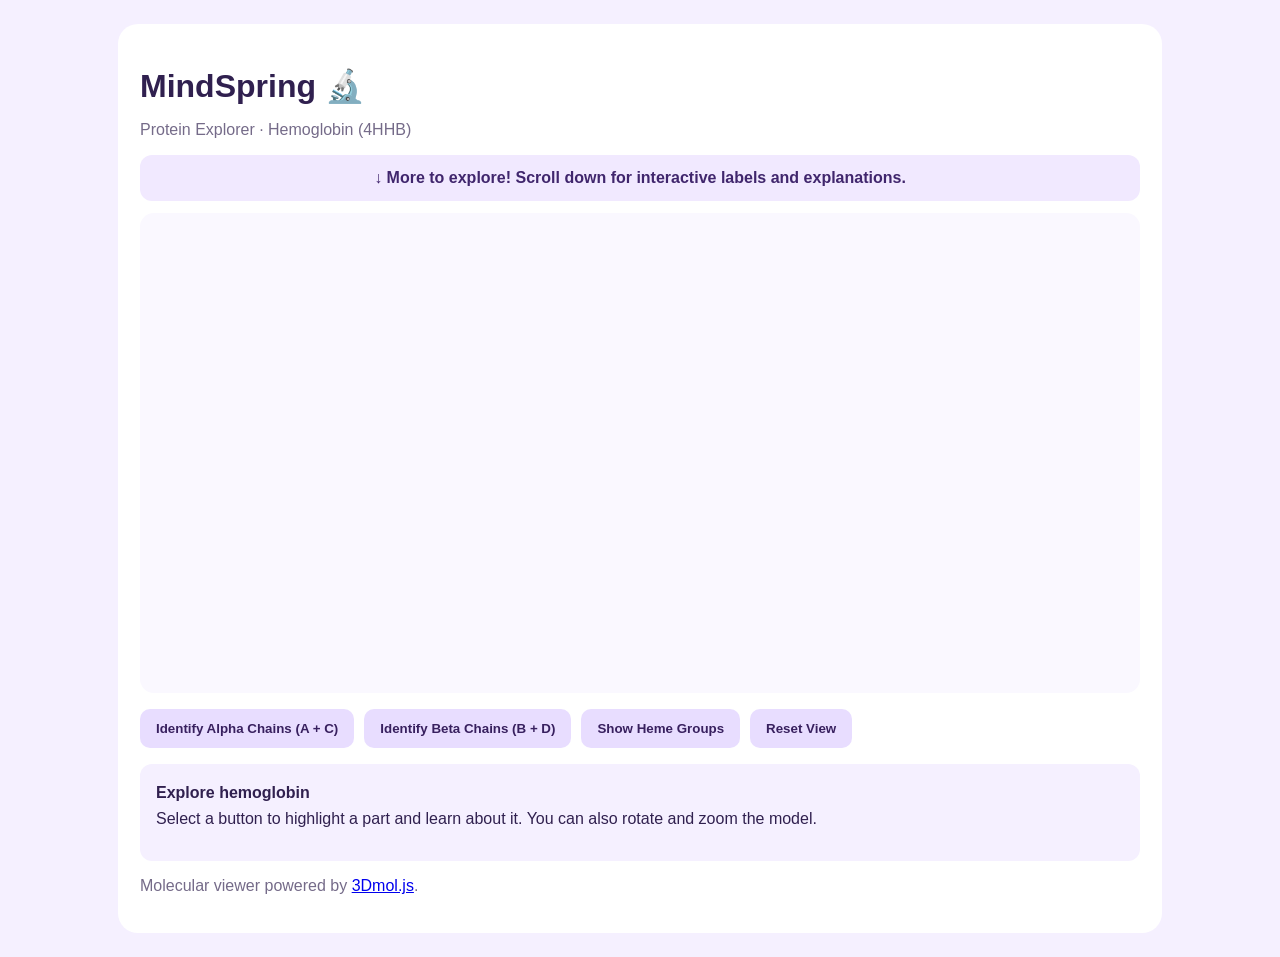
<file: protein3d.html>
<!DOCTYPE html>
<html lang="en">
<head>
  <meta charset="UTF-8">
  <meta name="viewport" content="width=device-width, initial-scale=1.0">
  <title>MindSpring | Protein Explorer</title>

  <script src="https://3dmol.org/build/3Dmol-min.js"></script>

  <style>
    body {
      margin: 0;
      padding: 24px;
      font-family: Arial, sans-serif;
      background: #f5f0ff;
      color: #30204f;
    }

    .panel {
      max-width: 1000px;
      margin: auto;
      background: white;
      padding: 22px;
      border-radius: 20px;
    }

    h1 { margin-bottom: 6px; }
    .muted { color: #756b89; }

    #viewer {
  position: relative;
  z-index: 0;
  isolation: isolate;
  width: 100%;
  height: 480px;
  border-radius: 14px;
  overflow: hidden;
  background: #faf8ff;
}

    .buttons {
      display: flex;
      flex-wrap: wrap;
      gap: 10px;
      margin: 16px 0;
    }

    button {
      border: 0;
      border-radius: 10px;
      padding: 12px 16px;
      background: #e8ddff;
      color: #38205f;
      font-weight: bold;
      cursor: pointer;
    }

    button:hover { background: #d8c5ff; }

    #info {
      padding: 16px;
      background: #f5f0ff;
      border-radius: 12px;
      line-height: 1.6;
      min-height: 65px;
    }

    @media (max-width: 600px) {
      body { padding: 10px; }
      .panel { padding: 14px; }
      #viewer { height: 360px; }
    }
    

.scroll-hint-top {
  display: flex;
  flex-wrap: wrap;
  align-items: center;
  justify-content: center;
  gap: 8px;
  margin: 12px 0;
  padding: 14px;
  text-align: center;
  background: #f1e9ff;
  border: 1px solid #dfd0ff;
  border-radius: 12px;
  color: #40266d;

  display: flex !important;
  visibility: visible !important;
  opacity: 1 !important;
}

.scroll-hint-top span {
  font-size: 20px;
  animation: bounce 1s infinite alternate;
}

.scroll-hint-top small {
  color: #625477;
}

@keyframes bounce {
  to { transform: translateY(4px); }
}


@keyframes bounce {
  to { transform: translateY(5px); }
}

  </style>
</head>

<body>
  <main class="panel">
    <h1>MindSpring 🔬</h1>
    <p class="muted">Protein Explorer · Hemoglobin (4HHB)</p>

  
<p style="display:block !important; visibility:visible !important;
opacity:1 !important; padding:14px; margin:12px 0;
background:#f1e9ff; color:#40266d; border-radius:12px;
text-align:center; font-weight:bold;">
↓ More to explore! Scroll down for interactive labels and explanations.
</p>
   
<div id="viewer"></div>


    
<div class="buttons">
  <button onclick="showGroup('alpha')">Identify Alpha Chains (A + C)</button>
  <button onclick="showGroup('beta')">Identify Beta Chains (B + D)</button>
  <button onclick="showHeme()">Show Heme Groups</button>
  <button onclick="resetModel()">Reset View</button>
</div>


    <div id="info">
      <strong>Explore hemoglobin</strong><br>
      Select a button to highlight a part and learn about it.
      You can also rotate and zoom the model.
    </div>

    <p class="muted">
      Molecular viewer powered by
      <a href="https://3dmol.org/" target="_blank"
         rel="noopener">3Dmol.js</a>.
    </p>
  </main>

  <script>
    const viewer = $3Dmol.createViewer(
      document.getElementById("viewer"),
      { backgroundColor: "#faf8ff" }
    );

    let modelReady = false;

    $3Dmol.download("pdb:4HHB", viewer, {}, function () {
      modelReady = true;
      resetModel();
    });

    
function showGroup(group) {
  if (!modelReady) return;

  const chains = group === "alpha" ? ["A", "C"] : ["B", "D"];

  viewer.setStyle({}, {
    cartoon: { color: "#d9d0eb" }
  });

  chains.forEach(function (chain) {
    viewer.setStyle({ chain: chain }, {
      cartoon: { color: "#8154d8" }
    });
  });

  viewer.zoomTo({ chain: chains });
  viewer.render();

  if (group === "alpha") {
    document.getElementById("info").innerHTML =
      "<strong>Alpha chains (A + C)</strong><br>" +
      "<b>Structure:</b> Two alpha-globin protein subunits.<br>" +
      "<b>Function:</b> They combine with two beta chains to form adult haemoglobin, " +
      "which transports oxygen in the blood.<br>" +
      "<b>Biology connection:</b> Haemoglobin has four protein subunits and four heme groups.<br>" +
      "<b>Quick fact:</b> The alpha chains are two of the four globin chains.";
  } else {
    document.getElementById("info").innerHTML =
      "<strong>Beta chains (B + D)</strong><br>" +
      "<b>Structure:</b> Two beta-globin protein subunits.<br>" +
      "<b>Function:</b> They combine with the alpha chains to form adult haemoglobin.<br>" +
      "<b>Biology connection:</b> The globin subunits work together with heme groups " +
      "to enable oxygen binding and transport.<br>" +
      "<b>Quick fact:</b> Normal adult haemoglobin A has two alpha and two beta chains.";
  }
}

    function showPart(chain) {
      if (!modelReady) return;

      viewer.setStyle({}, {
        cartoon: { color: "#d9d0eb" }
      });

      viewer.setStyle({ chain: chain }, {
        cartoon: { color: "#8154d8" }
      });

      viewer.zoomTo({ chain: chain });
      viewer.render();

      const names = {
        A: "α chain A",
        C: "α chain C",
        B: "β chain B",
        D: "β chain D"
      };

      document.getElementById("info").innerHTML =
        "<strong>" + names[chain] + "</strong><br>" +
        "One of the four protein subunits of hemoglobin. " +
        "The two α chains and two β chains form the functional " +
        "hemoglobin assembly.";
    }

    
function showHeme() {
  if (!modelReady) return;

  viewer.setStyle({}, {
    cartoon: { color: "#d9d0eb" }
  });

  viewer.setStyle({ resn: "HEM" }, {
    stick: { colorscheme: "Jmol" }
  });

  viewer.setStyle({ resn: "HEM", elem: "Fe" }, {
    sphere: { color: "#e34b57", scale: 0.8 }
  });

  viewer.zoomTo({ resn: "HEM" });
  viewer.render();

  document.getElementById("info").innerHTML =
    "<strong>Heme Groups</strong><br>" +
    "<b>Structure:</b> Each heme contains a ring-shaped porphyrin structure " +
    "with a central iron ion (Fe²⁺).<br>" +
    "<b>Location:</b> Each heme group sits within a globin protein subunit.<br>" +
    "<b>Function:</b> The iron ion binds oxygen reversibly, allowing haemoglobin " +
    "to pick up oxygen in the lungs and release it in tissues.<br>" +
    "<b>Biology connection:</b> Adult haemoglobin has four globin subunits " +
    "and four heme groups.<br>" +
    "<b>Quick fact:</b> One haemoglobin molecule can bind up to four oxygen molecules.";
}


    function resetModel() {
      if (!modelReady) return;

      viewer.setStyle({}, {
        cartoon: { color: "spectrum" }
      });

      viewer.zoomTo();
      viewer.render();

      document.getElementById("info").innerHTML =
        "<strong>Explore hemoglobin</strong><br>" +
        "Choose a chain or the heme groups to explore them.";
    }
  </script>
</body>
</html>
</file>
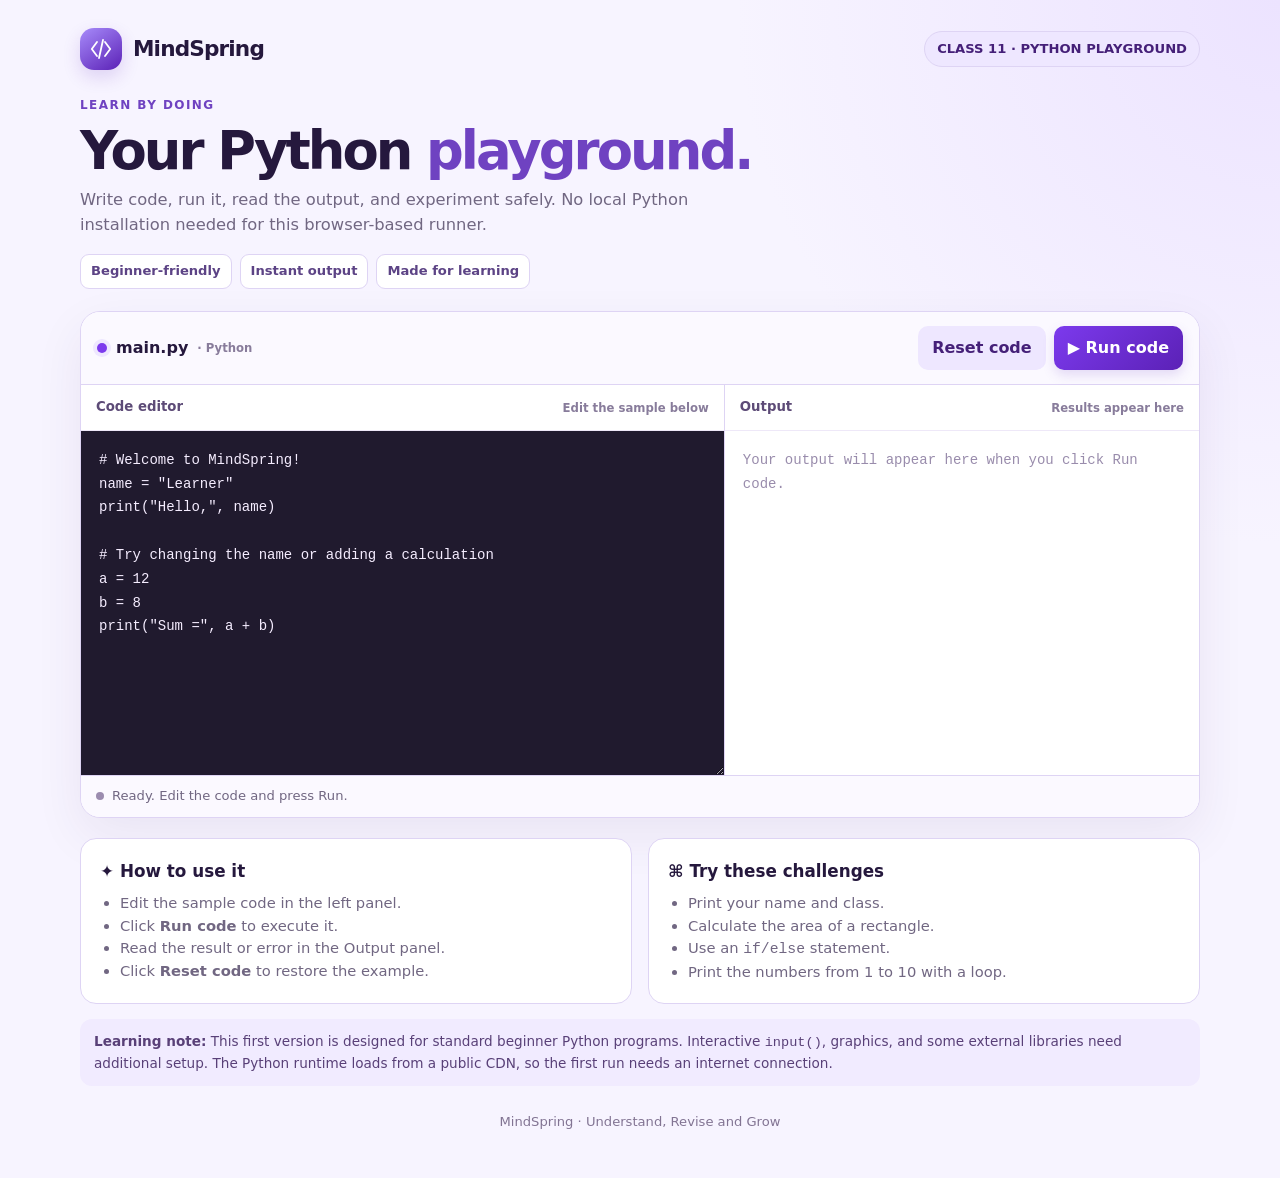
<file: python-runner.html>
<!DOCTYPE html>
<html lang="en">
<head>
  <meta charset="UTF-8">
  <meta name="viewport" content="width=device-width, initial-scale=1.0">
  <meta name="description" content="Practise Python online with MindSpring's beginner-friendly code runner.">
  <title>Python Playground | MindSpring</title>
  <style>
    :root {
      --bg: #f7f4ff;
      --panel: #ffffff;
      --ink: #25183d;
      --muted: #716782;
      --purple: #6f42c1;
      --purple-dark: #452078;
      --lavender: #eee7ff;
      --border: #ded4f4;
      --green: #18794e;
      --red: #b42318;
      --editor: #201a2e;
    }
    * { box-sizing: border-box; }
    body {
      margin: 0;
      color: var(--ink);
      background: radial-gradient(circle at top right, #ece3ff 0, transparent 34rem), var(--bg);
      font-family: Inter, ui-sans-serif, system-ui, -apple-system, BlinkMacSystemFont, "Segoe UI", sans-serif;
      line-height: 1.55;
    }
    .wrap { width: min(1120px, calc(100% - 32px)); margin: 0 auto; padding: 28px 0 48px; }
    header { display: flex; justify-content: space-between; align-items: center; gap: 16px; margin-bottom: 26px; }
    .brand { display: flex; align-items: center; gap: 11px; font-weight: 800; letter-spacing: -.04em; font-size: 1.35rem; }
    .logo { width: 42px; height: 42px; display: grid; place-items: center; color: white; background: linear-gradient(145deg, #a78bfa, #5b21b6); border-radius: 14px; box-shadow: 0 7px 18px #5b21b62a; }
    .logo svg { width: 24px; height: 24px; }
    .tag { color: var(--purple-dark); background: var(--lavender); border: 1px solid var(--border); border-radius: 999px; padding: 7px 12px; font-size: .82rem; font-weight: 700; }
    .hero { margin: 24px 0 22px; }
    .eyebrow { color: var(--purple); font-weight: 800; letter-spacing: .12em; text-transform: uppercase; font-size: .75rem; }
    h1 { margin: 7px 0 8px; font-size: clamp(2rem, 5vw, 3.3rem); letter-spacing: -.055em; line-height: 1.08; }
    .hero p { max-width: 690px; margin: 0; color: var(--muted); font-size: 1.02rem; }
    .chips { display: flex; flex-wrap: wrap; gap: 8px; margin-top: 17px; }
    .chip { padding: 6px 10px; border-radius: 9px; background: #fff; border: 1px solid var(--border); color: #5c4385; font-size: .82rem; font-weight: 650; }
    .workspace { background: var(--panel); border: 1px solid var(--border); border-radius: 20px; overflow: hidden; box-shadow: 0 18px 50px #39205c12; }
    .toolbar { display: flex; justify-content: space-between; align-items: center; gap: 12px; padding: 14px 16px; background: #fbf9ff; border-bottom: 1px solid var(--border); }
    .file-label { display: flex; align-items: center; gap: 9px; font-weight: 800; }
    .python-dot { width: 10px; height: 10px; border-radius: 50%; background: #7c3aed; box-shadow: 0 0 0 4px #eee7ff; }
    .toolbar-actions { display: flex; gap: 8px; flex-wrap: wrap; }
    button { font: inherit; cursor: pointer; border: 0; border-radius: 10px; padding: 10px 14px; font-weight: 750; transition: transform .15s, opacity .15s, background .15s; }
    button:active { transform: translateY(1px); }
    button:disabled { opacity: .55; cursor: wait; }
    .run { color: white; background: linear-gradient(135deg, #7c3aed, #5b21b6); box-shadow: 0 5px 12px #6f42c12b; }
    .run:hover { background: var(--purple-dark); }
    .secondary { color: var(--purple-dark); background: var(--lavender); }
    .secondary:hover { background: #e4d8ff; }
    .editors { display: grid; grid-template-columns: minmax(0, 1.15fr) minmax(0, .85fr); min-height: 390px; }
    .pane { min-width: 0; display: flex; flex-direction: column; }
    .pane + .pane { border-left: 1px solid var(--border); }
    .pane-head { display: flex; justify-content: space-between; align-items: center; padding: 12px 15px; font-size: .83rem; font-weight: 800; color: #5d4b77; background: #fff; border-bottom: 1px solid #eee8f8; }
    .hint { font-size: .73rem; color: #887c9b; font-weight: 600; }
    textarea {
      width: 100%; min-height: 330px; flex: 1; resize: vertical; border: 0; outline: none; padding: 18px;
      color: #f5edff; background: var(--editor); font: 14px/1.7 ui-monospace, SFMono-Regular, Menlo, Consolas, monospace;
      tab-size: 4; white-space: pre; overflow: auto; border-radius: 0;
    }
    textarea:focus { box-shadow: inset 0 0 0 2px #a78bfa; }
    .output { flex: 1; min-height: 330px; padding: 18px; margin: 0; white-space: pre-wrap; overflow-wrap: anywhere; overflow: auto; color: #34234c; background: #fff; font: 14px/1.7 ui-monospace, SFMono-Regular, Menlo, Consolas, monospace; }
    .output.placeholder { color: #998cac; }
    .status { display: flex; align-items: center; gap: 8px; padding: 10px 15px; border-top: 1px solid var(--border); color: var(--muted); font-size: .82rem; background: #fbf9ff; }
    .status-dot { width: 8px; height: 8px; border-radius: 50%; background: #9b8caf; }
    .status.success .status-dot { background: #20a36a; }
    .status.error .status-dot { background: #d92d20; }
    .below { display: grid; grid-template-columns: 1fr 1fr; gap: 16px; margin-top: 20px; }
    .info-card { padding: 19px; background: #fff; border: 1px solid var(--border); border-radius: 16px; }
    .info-card h2 { font-size: 1.05rem; margin: 0 0 7px; }
    .info-card p, .info-card li { color: var(--muted); font-size: .92rem; }
    .info-card p { margin: 0; }
    .info-card ul { margin: 8px 0 0; padding-left: 20px; }
    .note { padding: 12px 14px; border-radius: 12px; background: #f1ebff; color: #594078; font-size: .85rem; margin-top: 15px; }
    footer { margin-top: 26px; text-align: center; color: #827493; font-size: .82rem; }
    @media (max-width: 760px) {
      .wrap { width: min(100% - 20px, 620px); padding-top: 18px; }
      header { align-items: flex-start; }
      .tag { font-size: .72rem; }
      .editors { grid-template-columns: 1fr; }
      .pane + .pane { border-left: 0; border-top: 1px solid var(--border); }
      textarea, .output { min-height: 250px; }
      .below { grid-template-columns: 1fr; }
      .toolbar { align-items: flex-start; flex-direction: column; }
    }
  </style>
</head>
<body>
  <main class="wrap">
    <header>
      <div class="brand">
        <span class="logo" aria-hidden="true">
          <svg viewBox="0 0 24 24" fill="none" stroke="currentColor" stroke-width="1.8" stroke-linecap="round" stroke-linejoin="round">
            <path d="M8 5 2.8 12 8 19M16 5l5.2 7-5.2 7M14 3l-4 18"/>
          </svg>
        </span>
        <span>MindSpring</span>
      </div>
      <span class="tag">CLASS 11 · PYTHON PLAYGROUND</span>
    </header>

    <section class="hero">
      <div class="eyebrow">Learn by doing</div>
      <h1>Your Python <span style="color:var(--purple)">playground.</span></h1>
      <p>Write code, run it, read the output, and experiment safely. No local Python installation needed for this browser-based runner.</p>
      <div class="chips">
        <span class="chip">Beginner-friendly</span>
        <span class="chip">Instant output</span>
        <span class="chip">Made for learning</span>
      </div>
    </section>

    <section class="workspace" aria-label="Python code runner">
      <div class="toolbar">
        <div class="file-label"><span class="python-dot"></span> main.py <span class="hint">· Python</span></div>
        <div class="toolbar-actions">
          <button class="secondary" id="resetBtn" type="button">Reset code</button>
          <button class="run" id="runBtn" type="button">▶ Run code</button>
        </div>
      </div>
      <div class="editors">
        <section class="pane">
          <div class="pane-head"><span>Code editor</span><span class="hint">Edit the sample below</span></div>
          <textarea id="code" aria-label="Python code editor" spellcheck="false" autocapitalize="off" autocomplete="off"># Welcome to MindSpring!
name = "Learner"
print("Hello,", name)

# Try changing the name or adding a calculation
a = 12
b = 8
print("Sum =", a + b)</textarea>
        </section>
        <section class="pane">
          <div class="pane-head"><span>Output</span><span class="hint">Results appear here</span></div>
          <pre id="output" class="output placeholder" aria-live="polite">Your output will appear here when you click Run code.</pre>
        </section>
      </div>
      <div class="status" id="status" role="status"><span class="status-dot"></span><span id="statusText">Ready. Edit the code and press Run.</span></div>
    </section>

    <div class="below">
      <section class="info-card">
        <h2>✦ How to use it</h2>
        <ul>
          <li>Edit the sample code in the left panel.</li>
          <li>Click <strong>Run code</strong> to execute it.</li>
          <li>Read the result or error in the Output panel.</li>
          <li>Click <strong>Reset code</strong> to restore the example.</li>
        </ul>
      </section>
      <section class="info-card">
        <h2>⌘ Try these challenges</h2>
        <ul>
          <li>Print your name and class.</li>
          <li>Calculate the area of a rectangle.</li>
          <li>Use an <code>if/else</code> statement.</li>
          <li>Print the numbers from 1 to 10 with a loop.</li>
        </ul>
      </section>
    </div>

    <div class="note"><strong>Learning note:</strong> This first version is designed for standard beginner Python programs. Interactive <code>input()</code>, graphics, and some external libraries need additional setup. The Python runtime loads from a public CDN, so the first run needs an internet connection.</div>
    <footer>MindSpring · Understand, Revise and Grow</footer>
  </main>

  <script>
    const STARTER_CODE = `# Welcome to MindSpring!
name = "Learner"
print("Hello,", name)

# Try changing the name or adding a calculation
a = 12
b = 8
print("Sum =", a + b)`;

    const codeBox = document.getElementById("code");
    const outputBox = document.getElementById("output");
    const runBtn = document.getElementById("runBtn");
    const resetBtn = document.getElementById("resetBtn");
    const statusBox = document.getElementById("status");
    const statusText = document.getElementById("statusText");

    let pyodidePromise;

    function setStatus(message, type = "") {
      statusText.textContent = message;
      statusBox.className = "status" + (type ? " " + type : "");
    }

    function showOutput(text, type = "") {
      outputBox.textContent = text;
      outputBox.className = "output" + (type ? " " + type : "");
    }

    async function getPythonRuntime() {
      if (!pyodidePromise) {
        setStatus("Loading Python runtime… first run may take a little longer.");
        pyodidePromise = (async () => {
          if (!window.loadPyodide) {
            await new Promise((resolve, reject) => {
              const script = document.createElement("script");
              script.src = "https://cdn.jsdelivr.net/pyodide/v0.27.7/full/pyodide.js";
              script.onload = resolve;
              script.onerror = () => reject(new Error("Could not load Python runtime. Check your internet connection and try again."));
              document.head.appendChild(script);
            });
          }
          return await window.loadPyodide();
        })().catch(error => {
          pyodidePromise = null;
          throw error;
        });
      }
      return pyodidePromise;
    }

    runBtn.addEventListener("click", async () => {
      runBtn.disabled = true;
      resetBtn.disabled = true;
      showOutput("Running your Python code…", "placeholder");
      setStatus("Starting Python…");
      try {
        const pyodide = await getPythonRuntime();
        let captured = "";
        pyodide.setStdout({ batched: text => { captured += text + "\n"; } });
        pyodide.setStderr({ batched: text => { captured += text + "\n"; } });

        // Redirect Python's standard output and errors into the Output panel.
        pyodide.globals.set("__mindspring_code", codeBox.value);
        pyodide.runPython(`
import sys, io, traceback
__ms_out = io.StringIO()
__ms_old_stdout, __ms_old_stderr = sys.stdout, sys.stderr
sys.stdout = __ms_out
sys.stderr = __ms_out
try:
    exec(compile(__mindspring_code, "<mindspring>", "exec"), {"__name__": "__main__"})
except BaseException:
    traceback.print_exc(file=__ms_out)
finally:
    sys.stdout, sys.stderr = __ms_old_stdout, __ms_old_stderr
__ms_result = __ms_out.getvalue()
`);
        const result = pyodide.globals.get("__ms_result");
        const text = result ? result.toString() : "";
        pyodide.globals.delete("__mindspring_code");
        pyodide.globals.delete("__ms_result");
        if (text.trim()) {
          showOutput(text.trimEnd(), text.includes("Traceback") ? "" : "");
          setStatus(text.includes("Traceback") ? "Finished with an error. Read the message above." : "Code ran successfully.", text.includes("Traceback") ? "error" : "success");
        } else {
          showOutput("Code ran successfully. (No output was printed.)");
          setStatus("Code ran successfully.", "success");
        }
      } catch (error) {
        showOutput("Unable to run code:\n" + (error && error.message ? error.message : String(error)));
        setStatus("Could not start the Python runtime.", "error");
      } finally {
        runBtn.disabled = false;
        resetBtn.disabled = false;
      }
    });

    resetBtn.addEventListener("click", () => {
      codeBox.value = STARTER_CODE;
      showOutput("Your output will appear here when you click Run code.", "placeholder");
      setStatus("Starter code restored.");
      codeBox.focus();
    });

    // Tab key inserts indentation in the editor.
    codeBox.addEventListener("keydown", event => {
      if (event.key === "Tab") {
        event.preventDefault();
        const start = codeBox.selectionStart;
        const end = codeBox.selectionEnd;
        codeBox.setRangeText("    ", start, end, "end");
      }
      if ((event.ctrlKey || event.metaKey) && event.key === "Enter") {
        event.preventDefault();
        runBtn.click();
      }
    });
  </script>
</body>
</html>
</file>
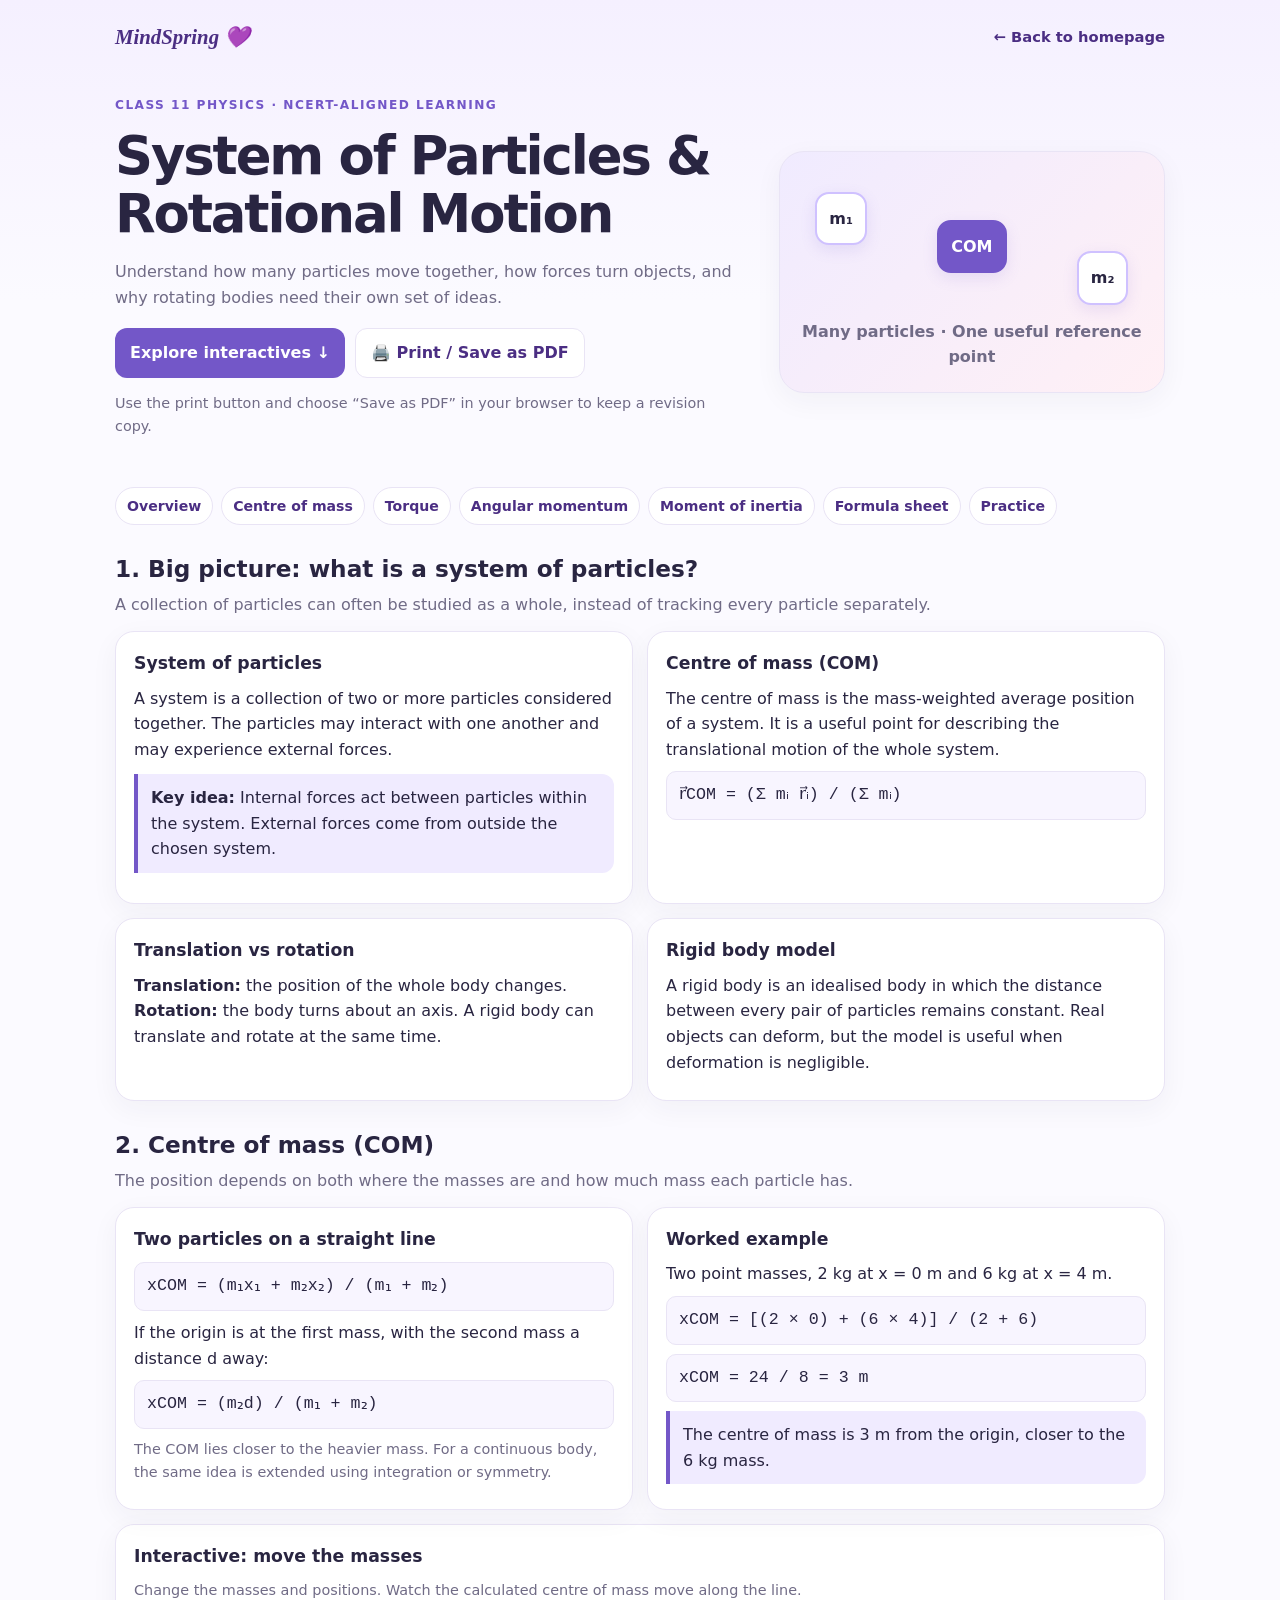
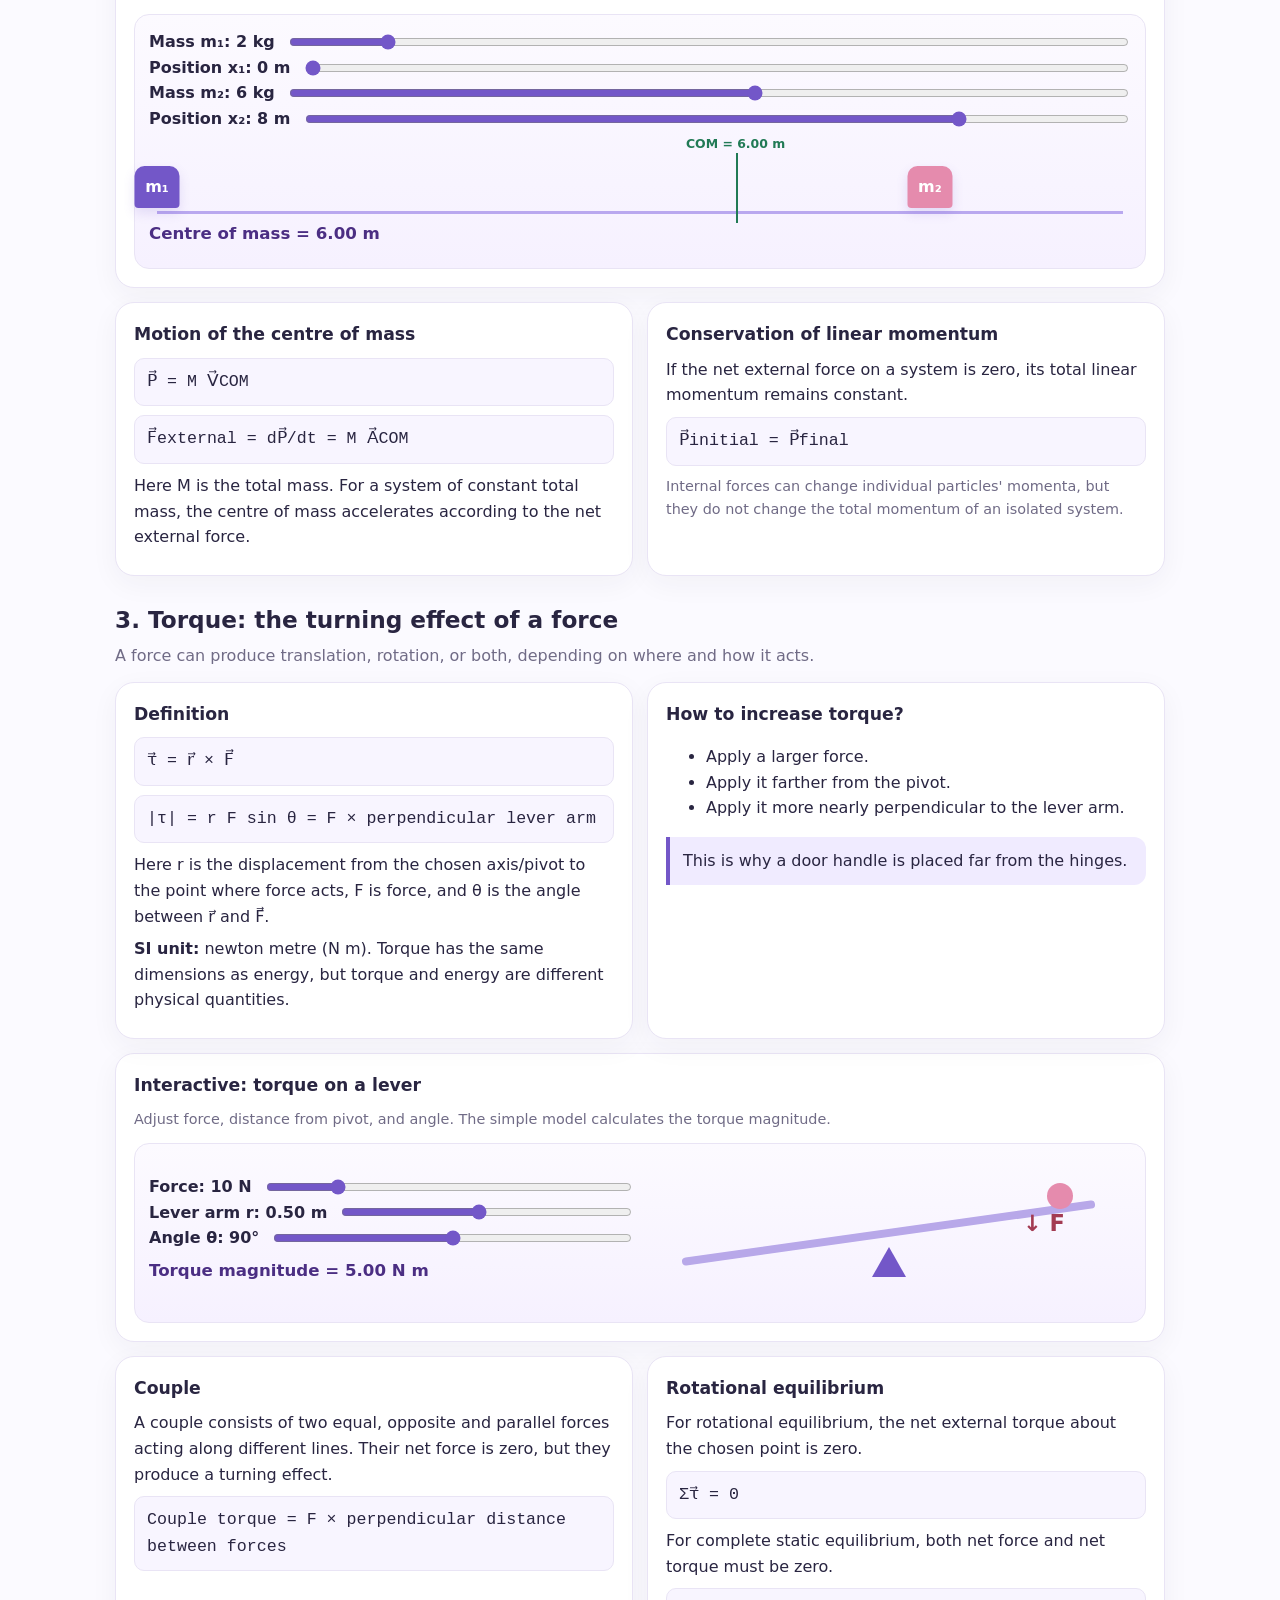
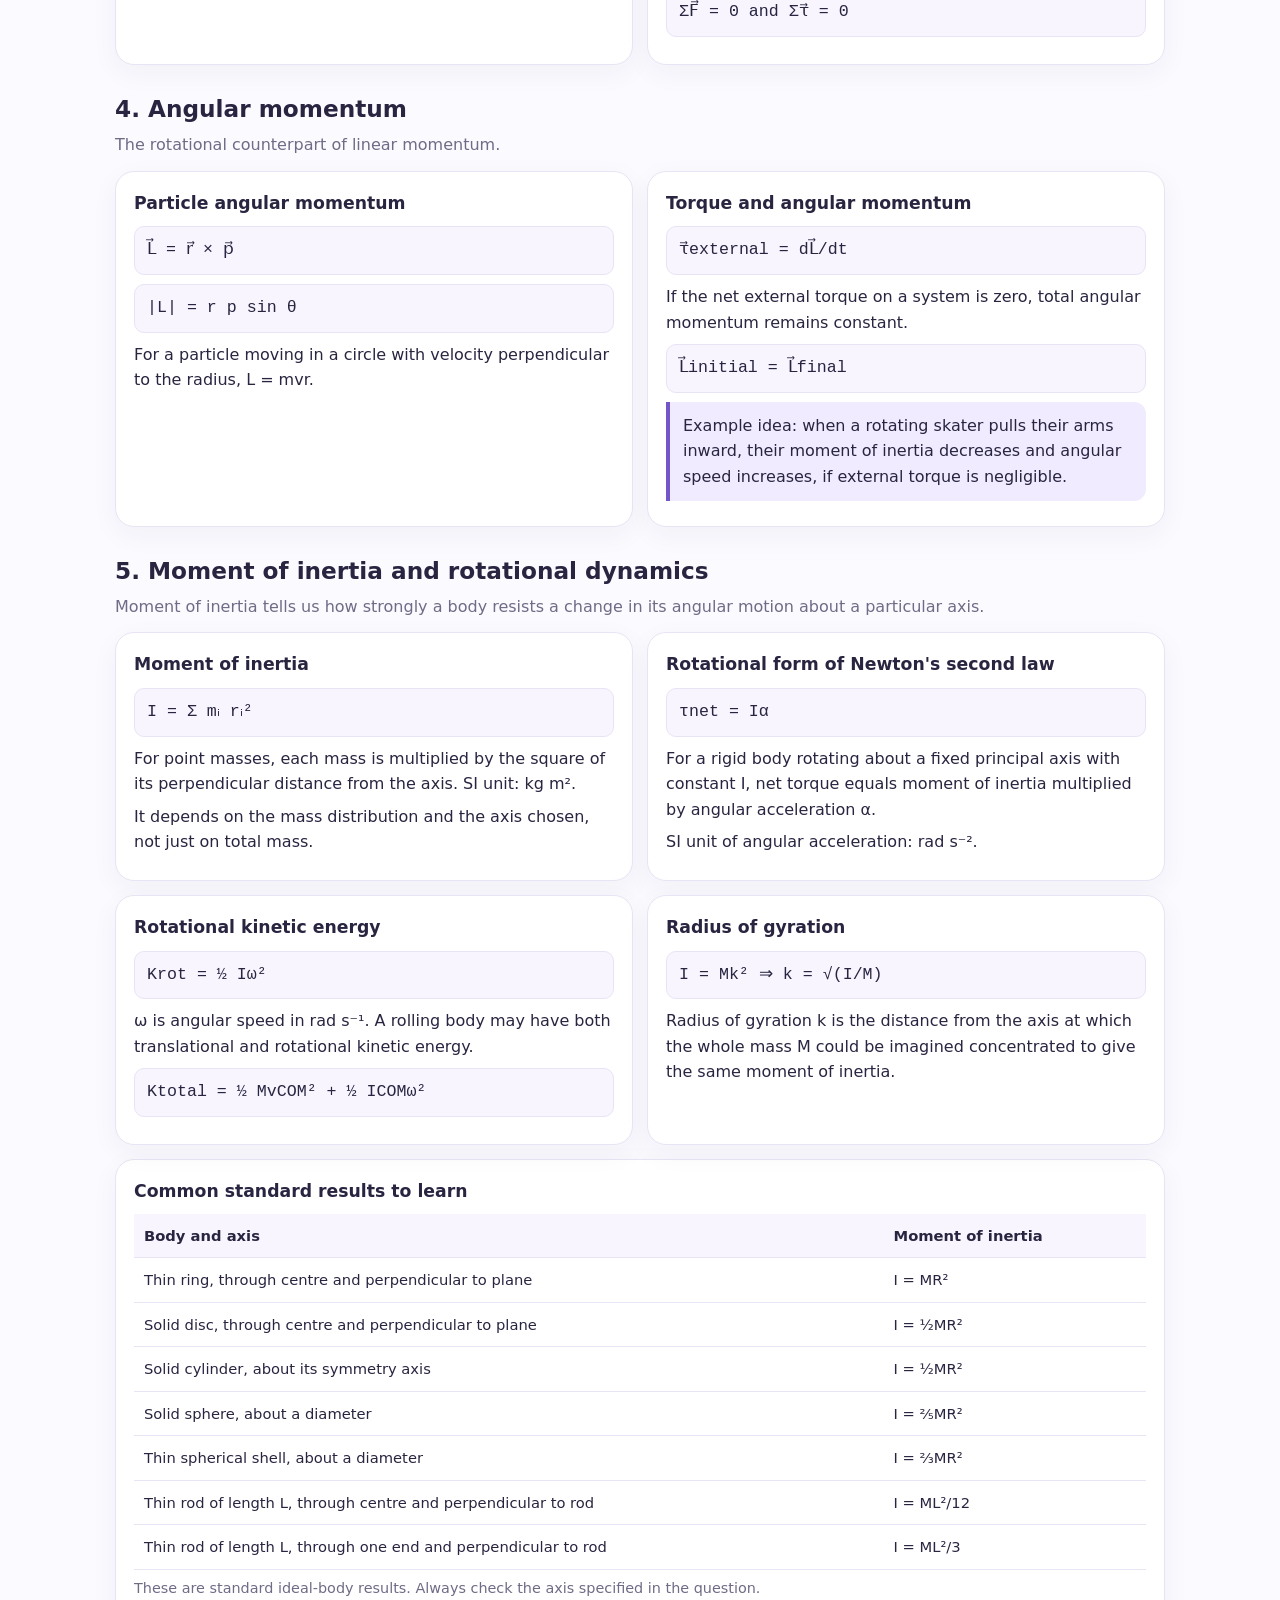
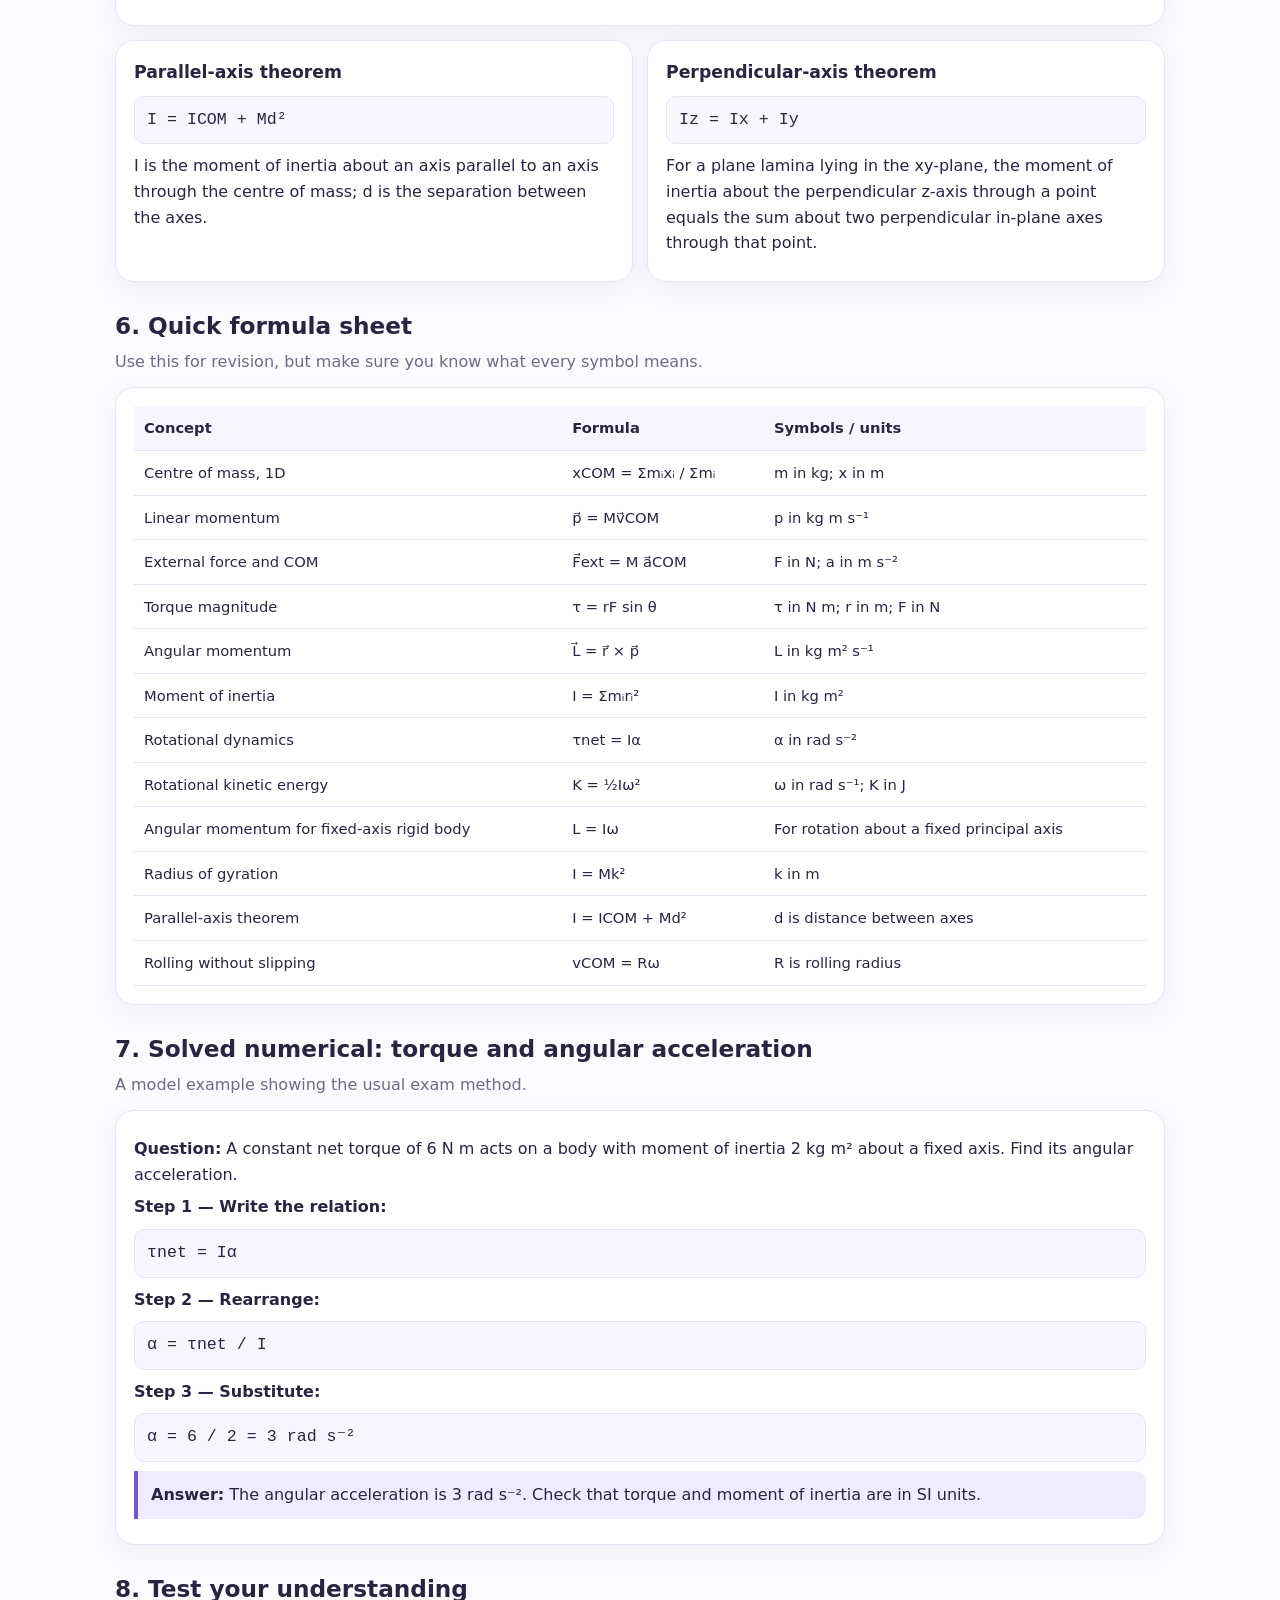
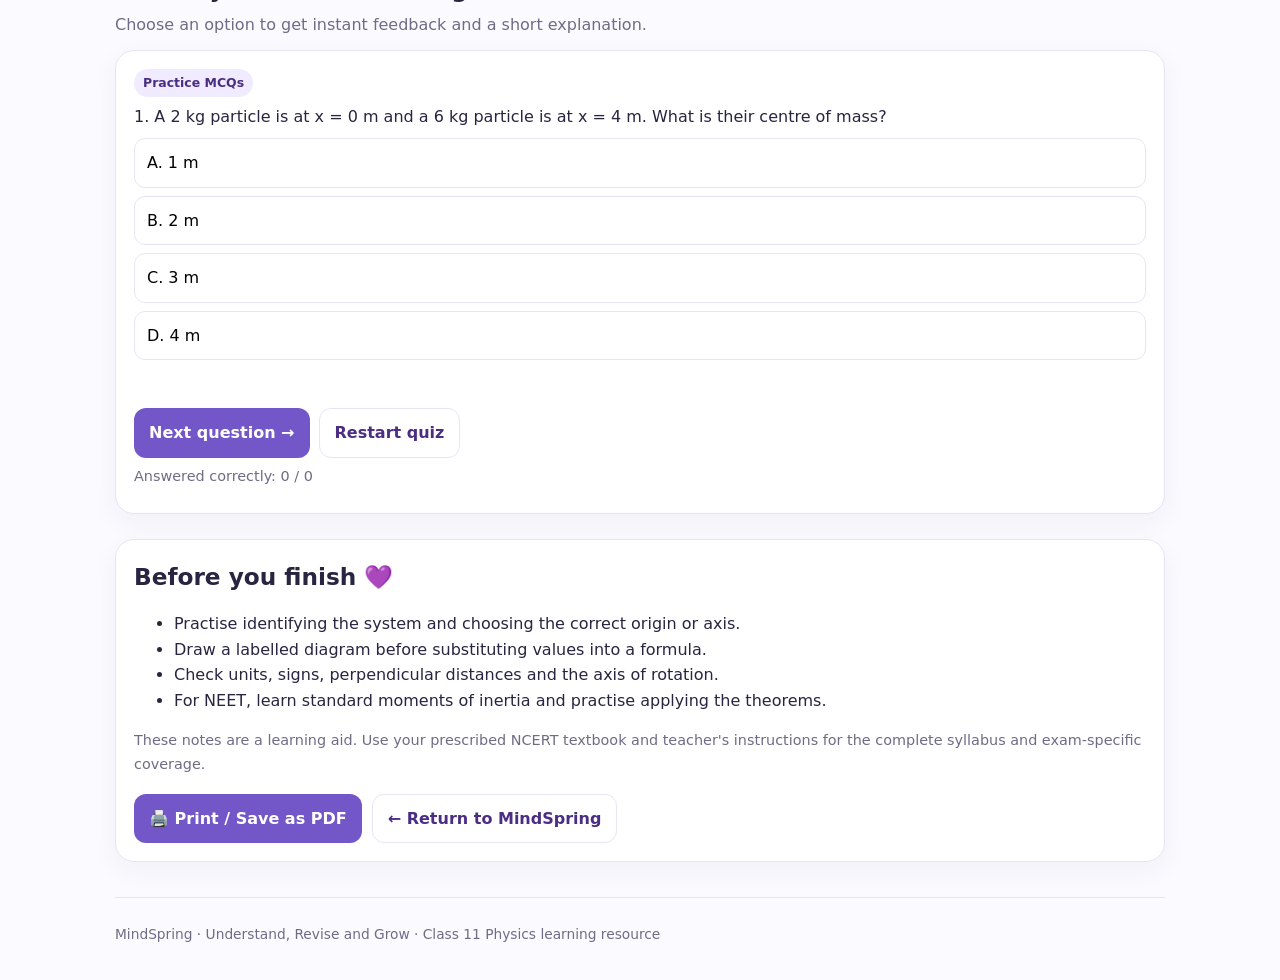
<file: system-of-particles.html>
<!doctype html>
<html lang="en">
<head>
<meta charset="utf-8">
<meta name="viewport" content="width=device-width, initial-scale=1">
<meta name="description" content="MindSpring Class 11 Physics: System of Particles and Rotational Motion. Interactive lessons, formulas, worked examples and practice questions.">
<title>System of Particles and Rotational Motion | MindSpring</title>
<style>
:root{--ink:#292541;--muted:#706b86;--purple:#7357c8;--purple-dark:#4b2e83;--lav:#f0ebff;--pink:#fff0f5;--paper:#fbfaff;--white:#fff;--line:#e9e4f5;--green:#217a55;--red:#a33b52;--shadow:0 8px 28px #2925410c}
*{box-sizing:border-box}html{scroll-behavior:smooth;scroll-padding-top:18px}body{margin:0;background:linear-gradient(180deg,#f5f0ff 0,var(--paper) 300px);font-family:system-ui,-apple-system,BlinkMacSystemFont,"Segoe UI",sans-serif;color:var(--ink);line-height:1.6}.wrap{width:min(100% - 30px,1050px);margin:auto}
header{padding:20px 0 8px;display:flex;align-items:center;justify-content:space-between;gap:12px}.brand{font-family:Georgia,serif;font-style:italic;font-size:1.3rem;color:var(--purple-dark);font-weight:700;text-decoration:none}.back{color:var(--purple-dark);text-decoration:none;font-weight:750;font-size:.92rem}
.hero{padding:30px 0 24px;display:grid;grid-template-columns:1.25fr .75fr;gap:20px;align-items:center}.eyebrow{font-size:.76rem;text-transform:uppercase;letter-spacing:.12em;color:var(--purple);font-weight:850}.hero h1{font-size:clamp(2rem,5vw,3.3rem);line-height:1.1;letter-spacing:-.04em;margin:10px 0 12px}.hero p{color:var(--muted);max-width:620px}.hero-art{border:1px solid var(--line);border-radius:25px;padding:22px;background:linear-gradient(135deg,var(--lav),var(--pink));box-shadow:var(--shadow)}.orbit{min-height:145px;display:grid;place-items:center;position:relative}.mass{border-radius:14px;background:#fff;border:2px solid #cfc1ff;padding:12px;text-align:center;font-weight:800;box-shadow:0 5px 15px #7357c822}.mass.a{position:absolute;left:4%;top:18px}.mass.b{position:absolute;right:4%;bottom:14px}.mass.mid{background:var(--purple);color:white;border-color:var(--purple);z-index:1}.hero-actions{display:flex;gap:10px;flex-wrap:wrap;margin-top:18px}.btn,.btn-secondary{border:0;border-radius:12px;padding:11px 15px;font:inherit;font-weight:800;cursor:pointer;text-decoration:none;display:inline-flex;align-items:center;justify-content:center;gap:7px}.btn{background:var(--purple);color:white}.btn-secondary{background:white;color:var(--purple-dark);border:1px solid var(--line)}button:focus-visible,a:focus-visible,input:focus-visible{outline:3px solid #c7b8ff;outline-offset:3px}
.quicknav{display:flex;gap:8px;flex-wrap:wrap;margin:10px 0 22px}.quicknav a{font-size:.88rem;font-weight:700;text-decoration:none;color:var(--purple-dark);background:white;border:1px solid var(--line);padding:7px 11px;border-radius:999px}
.section{margin:25px 0}.section-head{margin-bottom:13px}.section h2{font-size:1.45rem;margin:0}.sub{color:var(--muted);margin:5px 0 0}.grid{display:grid;grid-template-columns:repeat(2,minmax(0,1fr));gap:14px}.card{background:white;border:1px solid var(--line);border-radius:19px;padding:18px;box-shadow:var(--shadow);min-width:0}.card h3{margin:0 0 8px;font-size:1.08rem}.card p{margin:7px 0}.callout{border-left:4px solid var(--purple);background:var(--lav);padding:11px 13px;border-radius:0 12px 12px 0;margin:12px 0}.formula{font-family:ui-monospace,SFMono-Regular,Consolas,monospace;font-size:1.04rem;background:#f8f5ff;border:1px solid var(--line);border-radius:10px;padding:10px 12px;display:block;overflow-wrap:anywhere;margin:9px 0}.muted{color:var(--muted)}.small{font-size:.9rem;color:var(--muted)}.pill{display:inline-block;padding:4px 9px;border-radius:999px;background:var(--lav);color:var(--purple-dark);font-size:.78rem;font-weight:800}.table-wrap{overflow-x:auto}table{border-collapse:collapse;width:100%;font-size:.92rem}th,td{padding:10px;border-bottom:1px solid var(--line);text-align:left;vertical-align:top}th{background:#f8f5ff}
.visual{background:linear-gradient(180deg,#fcfaff,#f6f1ff);border:1px solid var(--line);border-radius:15px;padding:14px;margin-top:12px}.range-row{display:flex;align-items:center;gap:12px;flex-wrap:wrap}.range-row label{font-weight:700}.range-row input{flex:1;min-width:150px;accent-color:var(--purple)}.track{height:64px;position:relative;margin:18px 8px 5px;border-bottom:3px solid #b9a8ef}.block{position:absolute;bottom:3px;width:45px;height:42px;border-radius:10px 10px 4px 4px;background:var(--purple);color:white;display:grid;place-items:center;font-weight:850;transform:translateX(-50%);box-shadow:0 5px 12px #7357c82a}.block.second{background:#e58bad}.marker{position:absolute;bottom:-12px;width:2px;height:70px;background:#217a55;transform:translateX(-50%)}.marker-label{position:absolute;top:-19px;transform:translateX(-50%);font-size:.78rem;color:var(--green);font-weight:800;white-space:nowrap}.torque-wrap{display:grid;grid-template-columns:1fr 1fr;gap:12px;align-items:center}.lever{height:150px;position:relative;display:grid;place-items:center}.lever-line{height:8px;width:86%;background:#b8a8e9;border-radius:999px;transform:rotate(-8deg);position:absolute}.pivot{width:0;height:0;border-left:17px solid transparent;border-right:17px solid transparent;border-bottom:30px solid #7357c8;position:absolute;bottom:31px}.force-dot{width:26px;height:26px;background:#e58bad;border-radius:50%;position:absolute;right:12%;top:25px}.force-arrow{position:absolute;right:calc(12% + 8px);top:48px;color:var(--red);font-weight:900;font-size:1.4rem}.result{font-weight:850;color:var(--purple-dark);font-size:1.04rem}.quiz-option{display:block;width:100%;text-align:left;background:#fff;border:1px solid var(--line);border-radius:11px;padding:11px 12px;font:inherit;cursor:pointer;margin:8px 0}.quiz-option:hover{border-color:var(--purple)}.quiz-option.correct{background:#e8f7ef;border-color:#7cc8a0}.quiz-option.wrong{background:#fff0f0;border-color:#e3a2a2}.feedback{min-height:28px;font-weight:700;margin-top:8px}.quiz-controls{display:flex;gap:9px;flex-wrap:wrap;margin-top:12px}.answer-key{font-size:.92rem}.footer{padding:25px 0 35px;margin-top:35px;border-top:1px solid var(--line);color:var(--muted);font-size:.86rem}
@media(max-width:720px){.hero,.grid{grid-template-columns:1fr}.hero{padding-top:20px}.hero-art{min-height:180px}.torque-wrap{grid-template-columns:1fr}.card{padding:15px}.quicknav{gap:6px}.quicknav a{font-size:.82rem}}
@media print{body{background:white;color:#111;font-size:10.5pt}.wrap{width:100%;max-width:none}.no-print,header .back,.hero-actions,.quicknav,.visual input,.quiz-controls{display:none!important}.hero{display:block;padding:8px 0}.hero-art{display:none}.card,.hero-art,.visual{box-shadow:none;break-inside:avoid;border:1px solid #bbb;background:white}.section{break-inside:auto;margin:16px 0}.grid{grid-template-columns:1fr 1fr}.formula{background:white}.section h2{font-size:15pt}a{color:#111;text-decoration:none}.footer{padding:10px 0}}
</style>
</head>
<body>
<header class="wrap">
  <a class="brand" href="index.html">MindSpring 💜</a>
  <a class="back" href="index.html">← Back to homepage</a>
</header>
<main class="wrap">
<section class="hero">
  <div>
    <span class="eyebrow">Class 11 Physics · NCERT-aligned learning</span>
    <h1>System of Particles &amp; Rotational Motion</h1>
    <p>Understand how many particles move together, how forces turn objects, and why rotating bodies need their own set of ideas.</p>
    <div class="hero-actions no-print">
      <a class="btn" href="#interactive">Explore interactives ↓</a>
      <button class="btn-secondary" onclick="window.print()">🖨️ Print / Save as PDF</button>
    </div>
    <p class="small">Use the print button and choose “Save as PDF” in your browser to keep a revision copy.</p>
  </div>
  <div class="hero-art" aria-label="Illustration of two masses and their centre of mass">
    <div class="orbit">
      <div class="mass a">m₁</div><div class="mass mid">COM</div><div class="mass b">m₂</div>
    </div>
    <p style="text-align:center;margin:0;font-weight:750">Many particles · One useful reference point</p>
  </div>
</section>
<nav class="quicknav no-print" aria-label="Chapter navigation">
  <a href="#overview">Overview</a><a href="#com">Centre of mass</a><a href="#torque">Torque</a><a href="#angular">Angular momentum</a><a href="#inertia">Moment of inertia</a><a href="#formulas">Formula sheet</a><a href="#practice">Practice</a>
</nav>

<section class="section" id="overview">
<div class="section-head"><h2>1. Big picture: what is a system of particles?</h2><p class="sub">A collection of particles can often be studied as a whole, instead of tracking every particle separately.</p></div>
<div class="grid">
 <article class="card"><h3>System of particles</h3><p>A system is a collection of two or more particles considered together. The particles may interact with one another and may experience external forces.</p><div class="callout"><b>Key idea:</b> Internal forces act between particles within the system. External forces come from outside the chosen system.</div></article>
 <article class="card"><h3>Centre of mass (COM)</h3><p>The centre of mass is the mass-weighted average position of a system. It is a useful point for describing the translational motion of the whole system.</p><span class="formula">r⃗COM = (Σ mᵢ r⃗ᵢ) / (Σ mᵢ)</span></article>
 <article class="card"><h3>Translation vs rotation</h3><p><b>Translation:</b> the position of the whole body changes. <b>Rotation:</b> the body turns about an axis. A rigid body can translate and rotate at the same time.</p></article>
 <article class="card"><h3>Rigid body model</h3><p>A rigid body is an idealised body in which the distance between every pair of particles remains constant. Real objects can deform, but the model is useful when deformation is negligible.</p></article>
</div>
</section>

<section class="section" id="com">
<div class="section-head"><h2>2. Centre of mass (COM)</h2><p class="sub">The position depends on both where the masses are and how much mass each particle has.</p></div>
<div class="grid">
 <article class="card"><h3>Two particles on a straight line</h3><span class="formula">xCOM = (m₁x₁ + m₂x₂) / (m₁ + m₂)</span><p>If the origin is at the first mass, with the second mass a distance d away:</p><span class="formula">xCOM = (m₂d) / (m₁ + m₂)</span><p class="small">The COM lies closer to the heavier mass. For a continuous body, the same idea is extended using integration or symmetry.</p></article>
 <article class="card"><h3>Worked example</h3><p>Two point masses, 2 kg at x = 0 m and 6 kg at x = 4 m.</p><span class="formula">xCOM = [(2 × 0) + (6 × 4)] / (2 + 6)</span><span class="formula">xCOM = 24 / 8 = 3 m</span><p class="callout">The centre of mass is 3 m from the origin, closer to the 6 kg mass.</p></article>
</div>
<div class="card" style="margin-top:14px">
<h3>Interactive: move the masses</h3>
<p class="small">Change the masses and positions. Watch the calculated centre of mass move along the line.</p>
<div class="visual" id="interactive">
 <div class="range-row"><label for="m1">Mass m₁: <output id="m1out">2</output> kg</label><input id="m1" type="range" min="1" max="10" value="2"></div>
 <div class="range-row"><label for="x1">Position x₁: <output id="x1out">0</output> m</label><input id="x1" type="range" min="0" max="10" value="0"></div>
 <div class="range-row"><label for="m2">Mass m₂: <output id="m2out">6</output> kg</label><input id="m2" type="range" min="1" max="10" value="6"></div>
 <div class="range-row"><label for="x2">Position x₂: <output id="x2out">8</output> m</label><input id="x2" type="range" min="0" max="10" value="8"></div>
 <div class="track" id="massTrack"><div class="block" id="block1">m₁</div><div class="block second" id="block2">m₂</div><div class="marker" id="comMarker"><span class="marker-label" id="comLabel">COM = 6 m</span></div></div>
 <p class="result" id="comResult" aria-live="polite">Centre of mass = 6.00 m</p>
</div>
</div>
<div class="grid" style="margin-top:14px">
 <article class="card"><h3>Motion of the centre of mass</h3><span class="formula">P⃗ = M V⃗COM</span><span class="formula">F⃗external = dP⃗/dt = M A⃗COM</span><p>Here M is the total mass. For a system of constant total mass, the centre of mass accelerates according to the net external force.</p></article>
 <article class="card"><h3>Conservation of linear momentum</h3><p>If the net external force on a system is zero, its total linear momentum remains constant.</p><span class="formula">P⃗initial = P⃗final</span><p class="small">Internal forces can change individual particles' momenta, but they do not change the total momentum of an isolated system.</p></article>
</div>
</section>

<section class="section" id="torque">
<div class="section-head"><h2>3. Torque: the turning effect of a force</h2><p class="sub">A force can produce translation, rotation, or both, depending on where and how it acts.</p></div>
<div class="grid">
 <article class="card"><h3>Definition</h3><span class="formula">τ⃗ = r⃗ × F⃗</span><span class="formula">|τ| = r F sin θ = F × perpendicular lever arm</span><p>Here r is the displacement from the chosen axis/pivot to the point where force acts, F is force, and θ is the angle between r⃗ and F⃗.</p><p><b>SI unit:</b> newton metre (N m). Torque has the same dimensions as energy, but torque and energy are different physical quantities.</p></article>
 <article class="card"><h3>How to increase torque?</h3><ul><li>Apply a larger force.</li><li>Apply it farther from the pivot.</li><li>Apply it more nearly perpendicular to the lever arm.</li></ul><div class="callout">This is why a door handle is placed far from the hinges.</div></article>
</div>
<div class="card" style="margin-top:14px">
<h3>Interactive: torque on a lever</h3>
<p class="small">Adjust force, distance from pivot, and angle. The simple model calculates the torque magnitude.</p>
<div class="visual torque-wrap">
 <div>
  <div class="range-row"><label for="force">Force: <output id="forceOut">10</output> N</label><input id="force" type="range" min="1" max="50" value="10"></div>
  <div class="range-row"><label for="arm">Lever arm r: <output id="armOut">0.5</output> m</label><input id="arm" type="range" min="1" max="20" value="10"></div>
  <div class="range-row"><label for="angle">Angle θ: <output id="angleOut">90</output>°</label><input id="angle" type="range" min="0" max="180" value="90"></div>
  <p class="result" id="torqueResult" aria-live="polite">Torque magnitude = 5.00 N m</p>
 </div>
 <div class="lever" aria-hidden="true"><div class="lever-line"></div><div class="pivot"></div><div class="force-dot"></div><div class="force-arrow">↓ F</div></div>
</div>
</div>
<div class="grid" style="margin-top:14px">
 <article class="card"><h3>Couple</h3><p>A couple consists of two equal, opposite and parallel forces acting along different lines. Their net force is zero, but they produce a turning effect.</p><span class="formula">Couple torque = F × perpendicular distance between forces</span></article>
 <article class="card"><h3>Rotational equilibrium</h3><p>For rotational equilibrium, the net external torque about the chosen point is zero.</p><span class="formula">Στ⃗ = 0</span><p>For complete static equilibrium, both net force and net torque must be zero.</p><span class="formula">ΣF⃗ = 0 and Στ⃗ = 0</span></article>
</div>
</section>

<section class="section" id="angular">
<div class="section-head"><h2>4. Angular momentum</h2><p class="sub">The rotational counterpart of linear momentum.</p></div>
<div class="grid">
 <article class="card"><h3>Particle angular momentum</h3><span class="formula">L⃗ = r⃗ × p⃗</span><span class="formula">|L| = r p sin θ</span><p>For a particle moving in a circle with velocity perpendicular to the radius, L = mvr.</p></article>
 <article class="card"><h3>Torque and angular momentum</h3><span class="formula">τ⃗external = dL⃗/dt</span><p>If the net external torque on a system is zero, total angular momentum remains constant.</p><span class="formula">L⃗initial = L⃗final</span><p class="callout">Example idea: when a rotating skater pulls their arms inward, their moment of inertia decreases and angular speed increases, if external torque is negligible.</p></article>
</div>
</section>

<section class="section" id="inertia">
<div class="section-head"><h2>5. Moment of inertia and rotational dynamics</h2><p class="sub">Moment of inertia tells us how strongly a body resists a change in its angular motion about a particular axis.</p></div>
<div class="grid">
 <article class="card"><h3>Moment of inertia</h3><span class="formula">I = Σ mᵢ rᵢ²</span><p>For point masses, each mass is multiplied by the square of its perpendicular distance from the axis. SI unit: kg m².</p><p>It depends on the mass distribution and the axis chosen, not just on total mass.</p></article>
 <article class="card"><h3>Rotational form of Newton's second law</h3><span class="formula">τnet = Iα</span><p>For a rigid body rotating about a fixed principal axis with constant I, net torque equals moment of inertia multiplied by angular acceleration α.</p><p>SI unit of angular acceleration: rad s⁻².</p></article>
 <article class="card"><h3>Rotational kinetic energy</h3><span class="formula">Krot = ½ Iω²</span><p>ω is angular speed in rad s⁻¹. A rolling body may have both translational and rotational kinetic energy.</p><span class="formula">Ktotal = ½ MvCOM² + ½ ICOMω²</span></article>
 <article class="card"><h3>Radius of gyration</h3><span class="formula">I = Mk²  ⇒  k = √(I/M)</span><p>Radius of gyration k is the distance from the axis at which the whole mass M could be imagined concentrated to give the same moment of inertia.</p></article>
</div>
<div class="card" style="margin-top:14px">
<h3>Common standard results to learn</h3>
<div class="table-wrap"><table>
<thead><tr><th>Body and axis</th><th>Moment of inertia</th></tr></thead>
<tbody>
<tr><td>Thin ring, through centre and perpendicular to plane</td><td>I = MR²</td></tr>
<tr><td>Solid disc, through centre and perpendicular to plane</td><td>I = ½MR²</td></tr>
<tr><td>Solid cylinder, about its symmetry axis</td><td>I = ½MR²</td></tr>
<tr><td>Solid sphere, about a diameter</td><td>I = ⅖MR²</td></tr>
<tr><td>Thin spherical shell, about a diameter</td><td>I = ⅔MR²</td></tr>
<tr><td>Thin rod of length L, through centre and perpendicular to rod</td><td>I = ML²/12</td></tr>
<tr><td>Thin rod of length L, through one end and perpendicular to rod</td><td>I = ML²/3</td></tr>
</tbody></table></div>
<p class="small">These are standard ideal-body results. Always check the axis specified in the question.</p>
</div>
<div class="grid" style="margin-top:14px">
 <article class="card"><h3>Parallel-axis theorem</h3><span class="formula">I = ICOM + Md²</span><p>I is the moment of inertia about an axis parallel to an axis through the centre of mass; d is the separation between the axes.</p></article>
 <article class="card"><h3>Perpendicular-axis theorem</h3><span class="formula">Iz = Ix + Iy</span><p>For a plane lamina lying in the xy-plane, the moment of inertia about the perpendicular z-axis through a point equals the sum about two perpendicular in-plane axes through that point.</p></article>
</div>
</section>

<section class="section" id="formulas">
<div class="section-head"><h2>6. Quick formula sheet</h2><p class="sub">Use this for revision, but make sure you know what every symbol means.</p></div>
<div class="card">
<div class="table-wrap"><table>
<thead><tr><th>Concept</th><th>Formula</th><th>Symbols / units</th></tr></thead>
<tbody>
<tr><td>Centre of mass, 1D</td><td>xCOM = Σmᵢxᵢ / Σmᵢ</td><td>m in kg; x in m</td></tr>
<tr><td>Linear momentum</td><td>p⃗ = Mv⃗COM</td><td>p in kg m s⁻¹</td></tr>
<tr><td>External force and COM</td><td>F⃗ext = M a⃗COM</td><td>F in N; a in m s⁻²</td></tr>
<tr><td>Torque magnitude</td><td>τ = rF sin θ</td><td>τ in N m; r in m; F in N</td></tr>
<tr><td>Angular momentum</td><td>L⃗ = r⃗ × p⃗</td><td>L in kg m² s⁻¹</td></tr>
<tr><td>Moment of inertia</td><td>I = Σmᵢrᵢ²</td><td>I in kg m²</td></tr>
<tr><td>Rotational dynamics</td><td>τnet = Iα</td><td>α in rad s⁻²</td></tr>
<tr><td>Rotational kinetic energy</td><td>K = ½Iω²</td><td>ω in rad s⁻¹; K in J</td></tr>
<tr><td>Angular momentum for fixed-axis rigid body</td><td>L = Iω</td><td>For rotation about a fixed principal axis</td></tr>
<tr><td>Radius of gyration</td><td>I = Mk²</td><td>k in m</td></tr>
<tr><td>Parallel-axis theorem</td><td>I = ICOM + Md²</td><td>d is distance between axes</td></tr>
<tr><td>Rolling without slipping</td><td>vCOM = Rω</td><td>R is rolling radius</td></tr>
</tbody></table></div>
</div>
</section>

<section class="section">
<div class="section-head"><h2>7. Solved numerical: torque and angular acceleration</h2><p class="sub">A model example showing the usual exam method.</p></div>
<article class="card">
<p><b>Question:</b> A constant net torque of 6 N m acts on a body with moment of inertia 2 kg m² about a fixed axis. Find its angular acceleration.</p>
<p><b>Step 1 — Write the relation:</b></p><span class="formula">τnet = Iα</span>
<p><b>Step 2 — Rearrange:</b></p><span class="formula">α = τnet / I</span>
<p><b>Step 3 — Substitute:</b></p><span class="formula">α = 6 / 2 = 3 rad s⁻²</span>
<p class="callout"><b>Answer:</b> The angular acceleration is 3 rad s⁻². Check that torque and moment of inertia are in SI units.</p>
</article>
</section>

<section class="section" id="practice">
<div class="section-head"><h2>8. Test your understanding</h2><p class="sub">Choose an option to get instant feedback and a short explanation.</p></div>
<div class="card">
<span class="pill">Practice MCQs</span>
<div id="quizArea">
<p class="quiz-q" id="quizQuestion">A 2 kg particle is at x = 0 m and a 6 kg particle is at x = 4 m. What is their centre of mass?</p>
<div id="quizOptions">
<button class="quiz-option" data-index="0">1 m</button>
<button class="quiz-option" data-index="1">2 m</button>
<button class="quiz-option" data-index="2">3 m</button>
<button class="quiz-option" data-index="3">4 m</button>
</div>
<div class="feedback" id="quizFeedback" aria-live="polite"></div>
<div class="quiz-controls no-print"><button class="btn" id="nextQuestion">Next question →</button><button class="btn-secondary" id="resetQuiz">Restart quiz</button></div>
<p class="small" id="quizScore">Answered correctly: 0 / 0</p>
</div>
</div>
</section>

<section class="section">
<div class="card">
<h2>Before you finish 💜</h2>
<ul>
<li>Practise identifying the system and choosing the correct origin or axis.</li>
<li>Draw a labelled diagram before substituting values into a formula.</li>
<li>Check units, signs, perpendicular distances and the axis of rotation.</li>
<li>For NEET, learn standard moments of inertia and practise applying the theorems.</li>
</ul>
<p class="small">These notes are a learning aid. Use your prescribed NCERT textbook and teacher's instructions for the complete syllabus and exam-specific coverage.</p>
<div class="hero-actions no-print"><button class="btn" onclick="window.print()">🖨️ Print / Save as PDF</button><a class="btn-secondary" href="index.html">← Return to MindSpring</a></div>
</div>
</section>
</main>
<footer class="wrap footer">MindSpring · Understand, Revise and Grow · Class 11 Physics learning resource</footer>
<script>
(function(){
 const ids=['m1','x1','m2','x2'];
 function updateCOM(){
  const vals={};ids.forEach(id=>vals[id]=Number(document.getElementById(id).value));
  ids.forEach(id=>document.getElementById(id+'out').textContent=vals[id]);
  const total=vals.m1+vals.m2;
  const com=(vals.m1*vals.x1+vals.m2*vals.x2)/total;
  const track=document.getElementById('massTrack');
  const pct=x=>Math.max(0,Math.min(100,x*10));
  document.getElementById('block1').style.left=pct(vals.x1)+'%';
  document.getElementById('block2').style.left=pct(vals.x2)+'%';
  document.getElementById('comMarker').style.left=pct(com)+'%';
  const label=document.getElementById('comLabel');
  label.textContent='COM = '+com.toFixed(2)+' m';
  label.style.left='0';label.style.transform='translateX(-50%)';
  document.getElementById('comResult').textContent='Centre of mass = '+com.toFixed(2)+' m';
 }
 ids.forEach(id=>document.getElementById(id).addEventListener('input',updateCOM));updateCOM();
 function updateTorque(){
  const f=Number(document.getElementById('force').value);
  const r=Number(document.getElementById('arm').value)/20;
  const deg=Number(document.getElementById('angle').value);
  document.getElementById('forceOut').textContent=f;
  document.getElementById('armOut').textContent=r.toFixed(2);
  document.getElementById('angleOut').textContent=deg;
  const tau=f*r*Math.sin(deg*Math.PI/180);
  document.getElementById('torqueResult').textContent='Torque magnitude = '+tau.toFixed(2)+' N m';
 }
 ['force','arm','angle'].forEach(id=>document.getElementById(id).addEventListener('input',updateTorque));updateTorque();
 const questions=[
  {q:'A 2 kg particle is at x = 0 m and a 6 kg particle is at x = 4 m. What is their centre of mass?',o:['1 m','2 m','3 m','4 m'],a:2,e:'xCOM = (2×0 + 6×4)/(2+6) = 24/8 = 3 m.'},
  {q:'The SI unit of moment of inertia is:',o:['kg m','kg m²','N m','kg m s⁻¹'],a:1,e:'I = Σmr², so its SI unit is kg m².'},
  {q:'A 10 N force acts perpendicular to a lever arm of 0.5 m. What is the torque magnitude?',o:['2 N m','5 N m','10 N m','20 N m'],a:1,e:'τ = rF sin 90° = 0.5×10 = 5 N m.'},
  {q:'If the net external torque on a system is zero, which quantity is conserved?',o:['Always its kinetic energy','Its total angular momentum','Each particle’s angular momentum separately','Its moment of inertia in every situation'],a:1,e:'Zero net external torque means total angular momentum is conserved.'},
  {q:'For a rigid body rotating about a fixed axis with constant I, the net torque is:',o:['I/α','Iα','Iω²','mvr'],a:1,e:'For fixed-axis rotation, τnet = Iα.'},
  {q:'A ring and a solid disc have the same mass and radius. About their central symmetry axes, which has greater moment of inertia?',o:['The ring','The disc','Both equal','Cannot compare without angular speed'],a:0,e:'A ring has I = MR², while a solid disc has I = ½MR².'},
 ];
 // Correct the final item explicitly to keep the quiz data easy to edit.
 questions[5]={q:'A ring and a solid disc have the same mass and radius. About their central symmetry axes, which has greater moment of inertia?',o:['The ring','The disc','Both equal','Cannot compare without angular speed'],a:0,e:'For a ring I = MR²; for a solid disc I = ½MR². The ring has the greater moment of inertia.'};
 let qi=0,answered=false,correct=0,attempted=0;
 const qel=document.getElementById('quizQuestion'),oel=document.getElementById('quizOptions'),fel=document.getElementById('quizFeedback'),sel=document.getElementById('quizScore');
 function render(){
  const q=questions[qi];qel.textContent=(qi+1)+'. '+q.q;oel.innerHTML='';fel.textContent='';answered=false;
  q.o.forEach((opt,i)=>{const b=document.createElement('button');b.className='quiz-option';b.textContent=String.fromCharCode(65+i)+'. '+opt;b.addEventListener('click',()=>choose(i,b));oel.appendChild(b)});
  sel.textContent='Answered correctly: '+correct+' / '+attempted;
 }
 function choose(i,button){
  if(answered)return;answered=true;attempted++;const q=questions[qi];const all=oel.querySelectorAll('button');
  all.forEach((b,j)=>{b.disabled=true;if(j===q.a)b.classList.add('correct')});
  if(i===q.a){correct++;fel.textContent='Correct! '+q.e;fel.style.color='var(--green)'}
  else{button.classList.add('wrong');fel.textContent='Not quite. '+q.e;fel.style.color='var(--red)'}
  sel.textContent='Answered correctly: '+correct+' / '+attempted;
 }
 document.getElementById('nextQuestion').addEventListener('click',()=>{qi=(qi+1)%questions.length;render()});
 document.getElementById('resetQuiz').addEventListener('click',()=>{qi=0;correct=0;attempted=0;render()});
 render();
})();
</script>
</body>
</html>
</file>
<file: mira.css>
/* MINDSpring — Mira's Floating Mentor */
#mira-widget {
  position: fixed;
  right: 18px;
  bottom: 18px;
  z-index: 9999;
  font-family: Arial, sans-serif;
  color: #30204d;
}

#mira-toggle {
  width: 76px;
  height: 76px;
  border-radius: 50%;
  border: 3px solid #d9c4ff;
  background: linear-gradient(145deg, #f4eaff, #d9c5ff);
  box-shadow: 0 5px 22px #7250a955;
  cursor: pointer;
  display: flex;
  align-items: center;
  justify-content: center;
  font-size: 38px;
  transition: transform 0.25s ease;
}

#mira-toggle:hover {
  transform: translateY(-4px) scale(1.05);
}

#mira-toggle:focus-visible,
#mira-panel button:focus-visible {
  outline: 3px solid #7c3aed;
  outline-offset: 3px;
}

#mira-panel {
  width: min(320px, calc(100vw - 36px));
  margin-bottom: 12px;
  border: 1px solid #e5d7ff;
  border-radius: 20px;
  overflow: hidden;
  background: #fff;
  box-shadow: 0 8px 35px #49316d30;
  animation: mira-appear 0.25s ease;
}

#mira-panel[hidden] {
  display: none;
}

.mira-header {
  background: linear-gradient(120deg, #6d43a8, #a783df);
  color: white;
  padding: 16px;
}

.mira-header h3 {
  margin: 0 0 5px;
  font-size: 19px;
}

.mira-header p {
  margin: 0;
  font-size: 12px;
  opacity: 0.9;
}

.mira-content {
  padding: 16px;
}

#mira-message {
  margin: 0 0 14px;
  padding: 12px;
  border-radius: 14px;
  background: #f4edff;
  font-size: 14px;
  line-height: 1.6;
}

.mira-actions {
  display: grid;
  gap: 8px;
}

#mira-panel .mira-action {
  padding: 11px;
  border: 1px solid #e3d3ff;
  border-radius: 12px;
  background: #fff;
  color: #58358d;
  font-size: 13px;
  text-align: left;
  cursor: pointer;
}

#mira-panel .mira-action:hover {
  background: #f5efff;
}

#mira-panel .mira-close {
  float: right;
  border: 0;
  background: transparent;
  color: white;
  font-size: 22px;
  cursor: pointer;
}

#mira-status {
  margin-top: 12px;
  color: #765b94;
  font-size: 12px;
  line-height: 1.5;
}

@keyframes mira-appear {
  from {
    opacity: 0;
    transform: translateY(10px);
  }
  to {
    opacity: 1;
    transform: translateY(0);
  }
}

@media (max-width: 480px) {
  #mira-widget {
    right: 12px;
    bottom: 12px;
  }

  #mira-toggle {
    width: 64px;
    height: 64px;
    font-size: 32px;
  }
}

@media (prefers-reduced-motion: reduce) {
  #mira-panel {
    animation: none;
  }

  #mira-toggle {
    transition: none;
  }
}

/* Mira's anime avatar */
#mira-toggle {
  padding: 0;
  overflow: hidden;
  background: linear-gradient(145deg, #f5eaff, #cbb0ff);
  border: 3px solid #d9c4ff;
  animation: mira-float 3s ease-in-out infinite;
}

#mira-toggle img {
  width: 100%;
  height: 100%;
  object-fit: cover;
  object-position: 25% 20%;
  border-radius: 50%;
  display: block;
}

#mira-toggle:hover {
  box-shadow: 0 0 24px #a77affaa;
}

.mira-avatar {
  width: 44px;
  height: 44px;
  object-fit: cover;
  object-position: 25% 20%;
  border-radius: 50%;
  border: 2px solid #dfccff;
  flex-shrink: 0;
}

.mira-header {
  display: flex;
  align-items: center;
  gap: 10px;
}

.mira-header .mira-heading {
  flex: 1;
}

@keyframes mira-float {
  0%, 100% { transform: translateY(0); }
  50% { transform: translateY(-5px); }
}

@media (prefers-reduced-motion: reduce) {
  #mira-toggle {
    animation: none;
  }
}

/* ===== MINDSpring MIRA EXPRESSION SYSTEM ===== */

#mira-toggle {
  position: relative;
  transition: transform 0.25s ease, box-shadow 0.25s ease;
}

#mira-toggle img {
  transition: transform 0.25s ease, filter 0.25s ease;
}

#mira-widget.mira-happy #mira-toggle {
  box-shadow: 0 0 22px #b794ffcc;
}

#mira-widget.mira-thinking #mira-toggle img {
  filter: hue-rotate(8deg) brightness(0.96);
  transform: scale(0.94) rotate(-3deg);
}

#mira-widget.mira-celebrating #mira-toggle {
  animation: mira-celebrate 0.55s ease-in-out 2;
  box-shadow: 0 0 28px #d4a4ff;
}

#mira-widget.mira-happy #mira-toggle img {
  animation: mira-happy 0.65s ease;
}

#mira-widget.mira-thinking #mira-toggle {
  animation: mira-think 0.5s ease;
}

#mira-widget.mira-celebrating #mira-toggle img {
  filter: brightness(1.12) saturate(1.15);
}

#mira-widget.mira-happy #mira-message {
  background: #f1e8ff;
}

#mira-widget.mira-thinking #mira-message {
  background: #eeeaff;
}

#mira-widget.mira-celebrating #mira-message {
  background: #fcecff;
}

@keyframes mira-happy {
  0%, 100% { transform: scale(1); }
  50% { transform: scale(1.09); }
}

@keyframes mira-think {
  0%, 100% { transform: translateX(0); }
  30% { transform: translateX(-3px); }
  70% { transform: translateX(3px); }
}

@keyframes mira-celebrate {
  0%, 100% { transform: translateY(0) rotate(0); }
  25% { transform: translateY(-8px) rotate(-5deg); }
  75% { transform: translateY(-5px) rotate(5deg); }
}

#mira-widget .mira-mood-label {
  display: inline-block;
  margin-bottom: 8px;
  color: #8052bd;
  font-size: 11px;
  font-weight: bold;
  letter-spacing: 1px;
  text-transform: uppercase;
}

@media (prefers-reduced-motion: reduce) {
  #mira-widget,
  #mira-widget * {
    animation: none !important;
    transition: none !important;
  }
}
</file>
